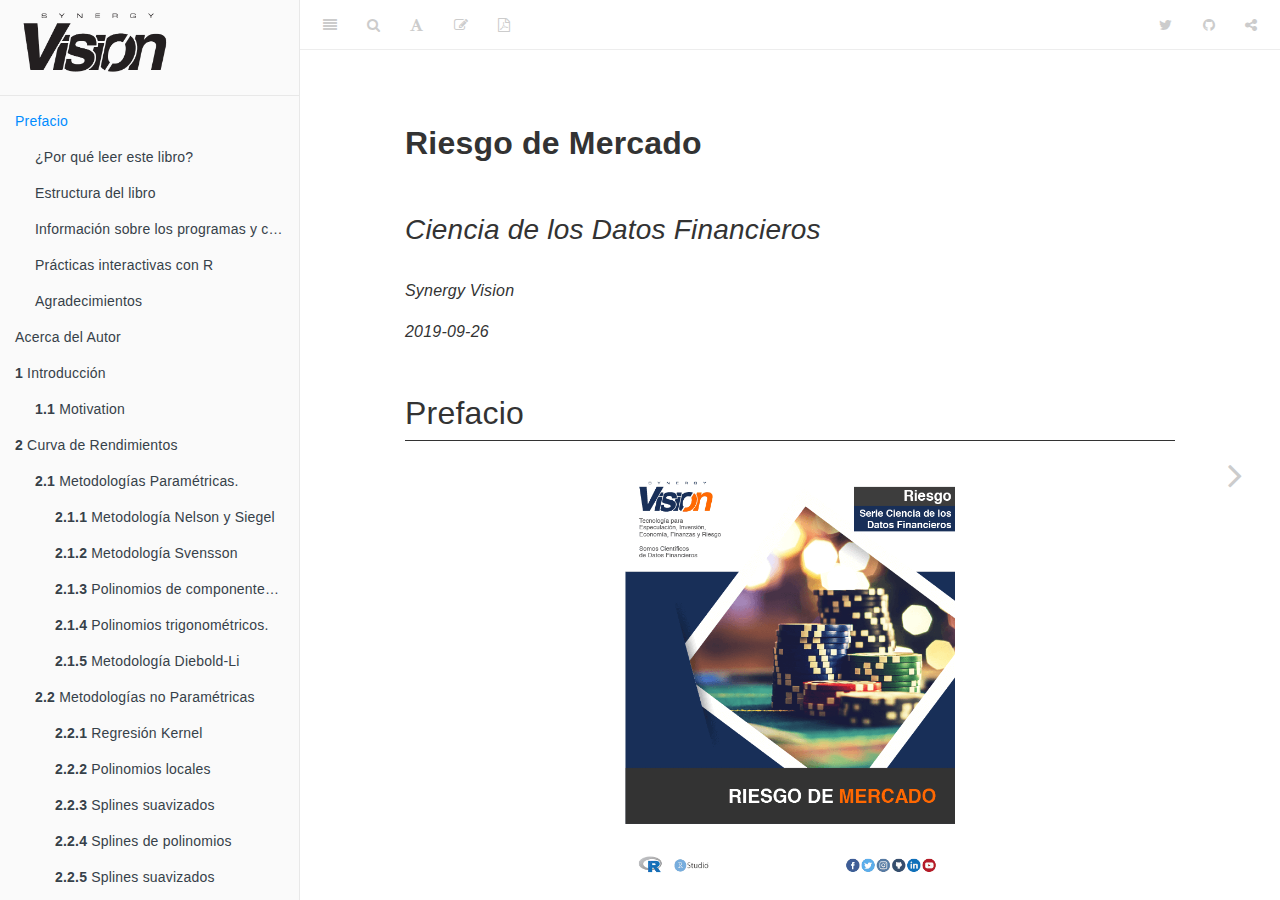
<file: docs/index.html>
<!DOCTYPE html>
<html >

<head>

  <meta charset="UTF-8">
  <meta http-equiv="X-UA-Compatible" content="IE=edge">
  <title>Riesgo de Mercado</title>
  <meta name="description" content="Riesgo de Mercado">
  <meta name="generator" content="bookdown  and GitBook 2.6.7">

  <meta property="og:title" content="Riesgo de Mercado" />
  <meta property="og:type" content="book" />
  <meta property="og:url" content="http://synergy.vision/Riesgo-de-Mercado/" />
  <meta property="og:image" content="http://synergy.vision/Riesgo-de-Mercado/images/cover.png" />
  
  <meta name="github-repo" content="synergyvision/Riesgo-de-Mercado/" />

  <meta name="twitter:card" content="summary" />
  <meta name="twitter:title" content="Riesgo de Mercado" />
  
  
  <meta name="twitter:image" content="http://synergy.vision/Riesgo-de-Mercado/images/cover.png" />

<meta name="author" content="Synergy Vision">


<meta name="date" content="2019-09-26">

  <meta name="viewport" content="width=device-width, initial-scale=1">
  <meta name="apple-mobile-web-app-capable" content="yes">
  <meta name="apple-mobile-web-app-status-bar-style" content="black">
  
  

<link rel="next" href="acerca-del-autor.html">
<script src="libs/jquery/jquery.min.js"></script>
<link href="libs/gitbook/css/style.css" rel="stylesheet" />
<link href="libs/gitbook/css/plugin-table.css" rel="stylesheet" />
<link href="libs/gitbook/css/plugin-bookdown.css" rel="stylesheet" />
<link href="libs/gitbook/css/plugin-highlight.css" rel="stylesheet" />
<link href="libs/gitbook/css/plugin-search.css" rel="stylesheet" />
<link href="libs/gitbook/css/plugin-fontsettings.css" rel="stylesheet" />







<script src="https://cdn.datacamp.com/datacamp-light-latest.min.js"></script>


<style type="text/css">
code.sourceCode > span { display: inline-block; line-height: 1.25; }
code.sourceCode > span { color: inherit; text-decoration: inherit; }
code.sourceCode > span:empty { height: 1.2em; }
.sourceCode { overflow: visible; }
code.sourceCode { white-space: pre; position: relative; }
div.sourceCode { margin: 1em 0; }
pre.sourceCode { margin: 0; }
@media screen {
div.sourceCode { overflow: auto; }
}
@media print {
code.sourceCode { white-space: pre-wrap; }
code.sourceCode > span { text-indent: -5em; padding-left: 5em; }
}
pre.numberSource code
  { counter-reset: source-line 0; }
pre.numberSource code > span
  { position: relative; left: -4em; counter-increment: source-line; }
pre.numberSource code > span > a:first-child::before
  { content: counter(source-line);
    position: relative; left: -1em; text-align: right; vertical-align: baseline;
    border: none; display: inline-block;
    -webkit-touch-callout: none; -webkit-user-select: none;
    -khtml-user-select: none; -moz-user-select: none;
    -ms-user-select: none; user-select: none;
    padding: 0 4px; width: 4em;
    color: #aaaaaa;
  }
pre.numberSource { margin-left: 3em; border-left: 1px solid #aaaaaa;  padding-left: 4px; }
div.sourceCode
  {   }
@media screen {
code.sourceCode > span > a:first-child::before { text-decoration: underline; }
}
code span.al { color: #ff0000; font-weight: bold; } /* Alert */
code span.an { color: #60a0b0; font-weight: bold; font-style: italic; } /* Annotation */
code span.at { color: #7d9029; } /* Attribute */
code span.bn { color: #40a070; } /* BaseN */
code span.bu { } /* BuiltIn */
code span.cf { color: #007020; font-weight: bold; } /* ControlFlow */
code span.ch { color: #4070a0; } /* Char */
code span.cn { color: #880000; } /* Constant */
code span.co { color: #60a0b0; font-style: italic; } /* Comment */
code span.cv { color: #60a0b0; font-weight: bold; font-style: italic; } /* CommentVar */
code span.do { color: #ba2121; font-style: italic; } /* Documentation */
code span.dt { color: #902000; } /* DataType */
code span.dv { color: #40a070; } /* DecVal */
code span.er { color: #ff0000; font-weight: bold; } /* Error */
code span.ex { } /* Extension */
code span.fl { color: #40a070; } /* Float */
code span.fu { color: #06287e; } /* Function */
code span.im { } /* Import */
code span.in { color: #60a0b0; font-weight: bold; font-style: italic; } /* Information */
code span.kw { color: #007020; font-weight: bold; } /* Keyword */
code span.op { color: #666666; } /* Operator */
code span.ot { color: #007020; } /* Other */
code span.pp { color: #bc7a00; } /* Preprocessor */
code span.sc { color: #4070a0; } /* SpecialChar */
code span.ss { color: #bb6688; } /* SpecialString */
code span.st { color: #4070a0; } /* String */
code span.va { color: #19177c; } /* Variable */
code span.vs { color: #4070a0; } /* VerbatimString */
code span.wa { color: #60a0b0; font-weight: bold; font-style: italic; } /* Warning */
</style>

<link rel="stylesheet" href="css/style.css" type="text/css" />
</head>

<body>



  <div class="book without-animation with-summary font-size-2 font-family-1" data-basepath=".">

    <div class="book-summary">
      <nav role="navigation">

<ul class="summary">
<li><a href="./"><img src="images/logovision-black.png" width="160"></img></a></li>

<li class="divider"></li>
<li class="chapter" data-level="" data-path="index.html"><a href="index.html"><i class="fa fa-check"></i>Prefacio</a><ul>
<li class="chapter" data-level="" data-path="index.html"><a href="index.html#por-que-leer-este-libro"><i class="fa fa-check"></i>¿Por qué leer este libro?</a></li>
<li class="chapter" data-level="" data-path="index.html"><a href="index.html#estructura-del-libro"><i class="fa fa-check"></i>Estructura del libro</a></li>
<li class="chapter" data-level="" data-path="index.html"><a href="index.html#informacion-sobre-los-programas-y-convenciones"><i class="fa fa-check"></i>Información sobre los programas y convenciones</a></li>
<li class="chapter" data-level="" data-path="index.html"><a href="index.html#practicas-interactivas-con-r"><i class="fa fa-check"></i>Prácticas interactivas con R</a></li>
<li class="chapter" data-level="" data-path="index.html"><a href="index.html#agradecimientos"><i class="fa fa-check"></i>Agradecimientos</a></li>
</ul></li>
<li class="chapter" data-level="" data-path="acerca-del-autor.html"><a href="acerca-del-autor.html"><i class="fa fa-check"></i>Acerca del Autor</a></li>
<li class="chapter" data-level="1" data-path="introduccion.html"><a href="introduccion.html"><i class="fa fa-check"></i><b>1</b> Introducción</a><ul>
<li class="chapter" data-level="1.1" data-path="introduccion.html"><a href="introduccion.html#motivation"><i class="fa fa-check"></i><b>1.1</b> Motivation</a></li>
</ul></li>
<li class="chapter" data-level="2" data-path="curva-de-rendimientos.html"><a href="curva-de-rendimientos.html"><i class="fa fa-check"></i><b>2</b> Curva de Rendimientos</a><ul>
<li class="chapter" data-level="2.1" data-path="curva-de-rendimientos.html"><a href="curva-de-rendimientos.html#metodologias-parametricas."><i class="fa fa-check"></i><b>2.1</b> Metodologías Paramétricas.</a><ul>
<li class="chapter" data-level="2.1.1" data-path="curva-de-rendimientos.html"><a href="curva-de-rendimientos.html#metodologia-nelson-y-siegel"><i class="fa fa-check"></i><b>2.1.1</b> Metodología Nelson y Siegel</a></li>
<li class="chapter" data-level="2.1.2" data-path="curva-de-rendimientos.html"><a href="curva-de-rendimientos.html#metodologia-svensson"><i class="fa fa-check"></i><b>2.1.2</b> Metodología Svensson</a></li>
<li class="chapter" data-level="2.1.3" data-path="curva-de-rendimientos.html"><a href="curva-de-rendimientos.html#polinomios-de-componentes-principales."><i class="fa fa-check"></i><b>2.1.3</b> Polinomios de componentes principales.</a></li>
<li class="chapter" data-level="2.1.4" data-path="curva-de-rendimientos.html"><a href="curva-de-rendimientos.html#polinomios-trigonometricos."><i class="fa fa-check"></i><b>2.1.4</b> Polinomios trigonométricos.</a></li>
<li class="chapter" data-level="2.1.5" data-path="curva-de-rendimientos.html"><a href="curva-de-rendimientos.html#metodologia-diebold-li"><i class="fa fa-check"></i><b>2.1.5</b> Metodología Diebold-Li</a></li>
</ul></li>
<li class="chapter" data-level="2.2" data-path="curva-de-rendimientos.html"><a href="curva-de-rendimientos.html#metodologias-no-parametricas"><i class="fa fa-check"></i><b>2.2</b> Metodologías no Paramétricas</a><ul>
<li class="chapter" data-level="2.2.1" data-path="curva-de-rendimientos.html"><a href="curva-de-rendimientos.html#regresion-kernel"><i class="fa fa-check"></i><b>2.2.1</b> Regresión Kernel</a></li>
<li class="chapter" data-level="2.2.2" data-path="curva-de-rendimientos.html"><a href="curva-de-rendimientos.html#polinomios-locales"><i class="fa fa-check"></i><b>2.2.2</b> Polinomios locales</a></li>
<li class="chapter" data-level="2.2.3" data-path="curva-de-rendimientos.html"><a href="curva-de-rendimientos.html#splines-suavizados"><i class="fa fa-check"></i><b>2.2.3</b> Splines suavizados</a></li>
<li class="chapter" data-level="2.2.4" data-path="curva-de-rendimientos.html"><a href="curva-de-rendimientos.html#splines-de-polinomios"><i class="fa fa-check"></i><b>2.2.4</b> Splines de polinomios</a></li>
<li class="chapter" data-level="2.2.5" data-path="curva-de-rendimientos.html"><a href="curva-de-rendimientos.html#splines-suavizados-1"><i class="fa fa-check"></i><b>2.2.5</b> Splines suavizados</a></li>
<li class="chapter" data-level="2.2.6" data-path="curva-de-rendimientos.html"><a href="curva-de-rendimientos.html#supersuavizador-de-friedmann"><i class="fa fa-check"></i><b>2.2.6</b> Supersuavizador de Friedmann</a></li>
<li class="chapter" data-level="2.2.7" data-path="curva-de-rendimientos.html"><a href="curva-de-rendimientos.html#redes-neuronales-artificiales"><i class="fa fa-check"></i><b>2.2.7</b> Redes neuronales artificiales</a></li>
<li class="chapter" data-level="2.2.8" data-path="curva-de-rendimientos.html"><a href="curva-de-rendimientos.html#metodologia-splines-cubicos-de-suavizado"><i class="fa fa-check"></i><b>2.2.8</b> Metodología Splines Cúbicos de Suavizado</a></li>
<li class="chapter" data-level="2.2.9" data-path="curva-de-rendimientos.html"><a href="curva-de-rendimientos.html#regresion-no-parametrica"><i class="fa fa-check"></i><b>2.2.9</b> Regresión no paramétrica</a></li>
<li class="chapter" data-level="2.2.10" data-path="curva-de-rendimientos.html"><a href="curva-de-rendimientos.html#regresion-no-parametrica-mediante-splines-de-suavizado"><i class="fa fa-check"></i><b>2.2.10</b> Regresión no paramétrica mediante splines de suavizado</a></li>
<li class="chapter" data-level="2.2.11" data-path="curva-de-rendimientos.html"><a href="curva-de-rendimientos.html#proceso-de-optimizacion-de-nelson-y-siegel-y-svensson"><i class="fa fa-check"></i><b>2.2.11</b> Proceso de Optimización de Nelson y Siegel y Svensson</a></li>
<li class="chapter" data-level="2.2.12" data-path="curva-de-rendimientos.html"><a href="curva-de-rendimientos.html#elaboracion-base-de-datos-para-la-metodologia-splines-y-diebold-li"><i class="fa fa-check"></i><b>2.2.12</b> Elaboracion Base de datos para la metodología Splines y Diebold-Li</a></li>
</ul></li>
</ul></li>
<li class="chapter" data-level="3" data-path="valor-en-riesgo.html"><a href="valor-en-riesgo.html"><i class="fa fa-check"></i><b>3</b> Valor en Riesgo</a><ul>
<li class="chapter" data-level="3.0.1" data-path="valor-en-riesgo.html"><a href="valor-en-riesgo.html#importancia-del-var"><i class="fa fa-check"></i><b>3.0.1</b> Importancia del VaR</a></li>
<li class="chapter" data-level="3.1" data-path="valor-en-riesgo.html"><a href="valor-en-riesgo.html#metodologias-para-calcular-el-var"><i class="fa fa-check"></i><b>3.1</b> Metodologías para calcular el VaR</a></li>
<li class="chapter" data-level="3.2" data-path="valor-en-riesgo.html"><a href="valor-en-riesgo.html#var-simulacion-historica"><i class="fa fa-check"></i><b>3.2</b> VaR Simulación Histórica</a></li>
<li class="chapter" data-level="3.3" data-path="valor-en-riesgo.html"><a href="valor-en-riesgo.html#var-simulacion-montecarlo"><i class="fa fa-check"></i><b>3.3</b> VaR Simulación MonteCarlo</a><ul>
<li class="chapter" data-level="3.3.1" data-path="valor-en-riesgo.html"><a href="valor-en-riesgo.html#origenes"><i class="fa fa-check"></i><b>3.3.1</b> Origenes</a></li>
<li class="chapter" data-level="3.3.2" data-path="valor-en-riesgo.html"><a href="valor-en-riesgo.html#definicion"><i class="fa fa-check"></i><b>3.3.2</b> Definición</a></li>
</ul></li>
<li class="chapter" data-level="3.4" data-path="valor-en-riesgo.html"><a href="valor-en-riesgo.html#limitaciones-del-var"><i class="fa fa-check"></i><b>3.4</b> Limitaciones del VaR</a></li>
</ul></li>
<li class="chapter" data-level="4" data-path="backtesting.html"><a href="backtesting.html"><i class="fa fa-check"></i><b>4</b> Backtesting</a><ul>
<li class="chapter" data-level="4.1" data-path="backtesting.html"><a href="backtesting.html#definicion-1"><i class="fa fa-check"></i><b>4.1</b> Definición</a></li>
<li class="chapter" data-level="4.2" data-path="backtesting.html"><a href="backtesting.html#prueba-de-kupiec"><i class="fa fa-check"></i><b>4.2</b> Prueba de Kupiec</a></li>
<li class="chapter" data-level="4.3" data-path="backtesting.html"><a href="backtesting.html#test-de-prueba-mixta-de-kupiec-haas"><i class="fa fa-check"></i><b>4.3</b> Test de Prueba Mixta de Kupiec (Haas)</a></li>
<li class="chapter" data-level="4.4" data-path="backtesting.html"><a href="backtesting.html#marco-de-referencia-comite-de-basilea-1996."><i class="fa fa-check"></i><b>4.4</b> Marco de referencia Comité de Basilea (1996).</a></li>
</ul></li>
<li class="chapter" data-level="5" data-path="pruebas-de-estres.html"><a href="pruebas-de-estres.html"><i class="fa fa-check"></i><b>5</b> Pruebas de Estrés</a><ul>
<li class="chapter" data-level="5.1" data-path="pruebas-de-estres.html"><a href="pruebas-de-estres.html#definicion-2"><i class="fa fa-check"></i><b>5.1</b> Definición</a></li>
<li class="chapter" data-level="5.2" data-path="pruebas-de-estres.html"><a href="pruebas-de-estres.html#utilidad"><i class="fa fa-check"></i><b>5.2</b> Utilidad</a></li>
</ul></li>
<li class="chapter" data-level="6" data-path="manual-de-usuario.html"><a href="manual-de-usuario.html"><i class="fa fa-check"></i><b>6</b> Manual de Usuario</a><ul>
<li class="chapter" data-level="6.1" data-path="manual-de-usuario.html"><a href="manual-de-usuario.html#curva-de-rendimientos-1"><i class="fa fa-check"></i><b>6.1</b> Curva de Rendimientos</a><ul>
<li class="chapter" data-level="6.1.1" data-path="manual-de-usuario.html"><a href="manual-de-usuario.html#curva-de-rendimientos-individual"><i class="fa fa-check"></i><b>6.1.1</b> Curva de rendimientos individual</a></li>
<li class="chapter" data-level="6.1.2" data-path="manual-de-usuario.html"><a href="manual-de-usuario.html#datos"><i class="fa fa-check"></i><b>6.1.2</b> Datos</a></li>
<li class="chapter" data-level="6.1.3" data-path="manual-de-usuario.html"><a href="manual-de-usuario.html#metodologia-nelson-y-siegel-1"><i class="fa fa-check"></i><b>6.1.3</b> Metodología Nelson y Siegel</a></li>
<li class="chapter" data-level="6.1.4" data-path="manual-de-usuario.html"><a href="manual-de-usuario.html#metodologia-svensson-1"><i class="fa fa-check"></i><b>6.1.4</b> Metodología Svensson</a></li>
<li class="chapter" data-level="6.1.5" data-path="manual-de-usuario.html"><a href="manual-de-usuario.html#metodologia-diebold-li-1"><i class="fa fa-check"></i><b>6.1.5</b> Metodología Diebold-Li</a></li>
<li class="chapter" data-level="6.1.6" data-path="manual-de-usuario.html"><a href="manual-de-usuario.html#metodologia-splines"><i class="fa fa-check"></i><b>6.1.6</b> Metodología Splines</a></li>
<li class="chapter" data-level="6.1.7" data-path="manual-de-usuario.html"><a href="manual-de-usuario.html#curva-de-rendimientos-comparativo"><i class="fa fa-check"></i><b>6.1.7</b> Curva de rendimientos comparativo</a></li>
<li class="chapter" data-level="6.1.8" data-path="manual-de-usuario.html"><a href="manual-de-usuario.html#metodologias"><i class="fa fa-check"></i><b>6.1.8</b> Metodologías</a></li>
<li class="chapter" data-level="6.1.9" data-path="manual-de-usuario.html"><a href="manual-de-usuario.html#precios-estimados"><i class="fa fa-check"></i><b>6.1.9</b> Precios Estimados</a></li>
<li class="chapter" data-level="6.1.10" data-path="manual-de-usuario.html"><a href="manual-de-usuario.html#curvas"><i class="fa fa-check"></i><b>6.1.10</b> Curvas</a></li>
</ul></li>
<li class="chapter" data-level="6.2" data-path="manual-de-usuario.html"><a href="manual-de-usuario.html#valor-en-riesgo-1"><i class="fa fa-check"></i><b>6.2</b> Valor en Riesgo</a><ul>
<li class="chapter" data-level="6.2.1" data-path="manual-de-usuario.html"><a href="manual-de-usuario.html#datos-1"><i class="fa fa-check"></i><b>6.2.1</b> Datos</a></li>
<li class="chapter" data-level="6.2.2" data-path="manual-de-usuario.html"><a href="manual-de-usuario.html#distribucion"><i class="fa fa-check"></i><b>6.2.2</b> Distribución</a></li>
<li class="chapter" data-level="6.2.3" data-path="manual-de-usuario.html"><a href="manual-de-usuario.html#var"><i class="fa fa-check"></i><b>6.2.3</b> VaR</a></li>
<li class="chapter" data-level="6.2.4" data-path="manual-de-usuario.html"><a href="manual-de-usuario.html#graficos"><i class="fa fa-check"></i><b>6.2.4</b> Gráficos</a></li>
<li class="chapter" data-level="6.2.5" data-path="manual-de-usuario.html"><a href="manual-de-usuario.html#historicos"><i class="fa fa-check"></i><b>6.2.5</b> Históricos</a></li>
</ul></li>
<li class="chapter" data-level="6.3" data-path="manual-de-usuario.html"><a href="manual-de-usuario.html#backtesting-1"><i class="fa fa-check"></i><b>6.3</b> Backtesting</a><ul>
<li class="chapter" data-level="6.3.1" data-path="manual-de-usuario.html"><a href="manual-de-usuario.html#datos-2"><i class="fa fa-check"></i><b>6.3.1</b> Datos</a></li>
<li class="chapter" data-level="6.3.2" data-path="manual-de-usuario.html"><a href="manual-de-usuario.html#resultados"><i class="fa fa-check"></i><b>6.3.2</b> Resultados</a></li>
</ul></li>
<li class="chapter" data-level="6.4" data-path="manual-de-usuario.html"><a href="manual-de-usuario.html#valoracion"><i class="fa fa-check"></i><b>6.4</b> Valoración</a><ul>
<li class="chapter" data-level="6.4.1" data-path="manual-de-usuario.html"><a href="manual-de-usuario.html#datos-3"><i class="fa fa-check"></i><b>6.4.1</b> Datos</a></li>
<li class="chapter" data-level="6.4.2" data-path="manual-de-usuario.html"><a href="manual-de-usuario.html#resultados-1"><i class="fa fa-check"></i><b>6.4.2</b> Resultados</a></li>
<li class="chapter" data-level="6.4.3" data-path="manual-de-usuario.html"><a href="manual-de-usuario.html#resultados-prueba-de-estres"><i class="fa fa-check"></i><b>6.4.3</b> Resultados prueba de estrés</a></li>
</ul></li>
</ul></li>
<li class="appendix"><span><b>Apéndice</b></span></li>
<li class="chapter" data-level="A" data-path="software-tools.html"><a href="software-tools.html"><i class="fa fa-check"></i><b>A</b> Software Tools</a><ul>
<li class="chapter" data-level="A.1" data-path="software-tools.html"><a href="software-tools.html#r-and-r-packages"><i class="fa fa-check"></i><b>A.1</b> R and R packages</a></li>
<li class="chapter" data-level="A.2" data-path="software-tools.html"><a href="software-tools.html#pandoc"><i class="fa fa-check"></i><b>A.2</b> Pandoc</a></li>
<li class="chapter" data-level="A.3" data-path="software-tools.html"><a href="software-tools.html#latex"><i class="fa fa-check"></i><b>A.3</b> LaTeX</a></li>
</ul></li>
<li class="chapter" data-level="" data-path="referencias.html"><a href="referencias.html"><i class="fa fa-check"></i>Referencias</a></li>
<li class="divider"></li>
<li><a href="https://bookdown.org" target="blank">Publicado con bookdown</a></li>

</ul>

      </nav>
    </div>

    <div class="book-body">
      <div class="body-inner">
        <div class="book-header" role="navigation">
          <h1>
            <i class="fa fa-circle-o-notch fa-spin"></i><a href="./">Riesgo de Mercado</a>
          </h1>
        </div>

        <div class="page-wrapper" tabindex="-1" role="main">
          <div class="page-inner">

            <section class="normal" id="section-">
<div id="header">
<h1 class="title">Riesgo de Mercado</h1>
<h2 class="subtitle"><em>Ciencia de los Datos Financieros</em></h2>
<p class="author"><em>Synergy Vision</em></p>
<p class="date"><em>2019-09-26</em></p>
</div>
<div id="prefacio" class="section level1 unnumbered">
<h1>Prefacio</h1>
<p><a href="https://synergy.vision/LibrosInteractivos/" target="_blank"><img src="images/cover.png" width="330px" style="display: block; margin: auto;" /></a></p>
<p><img src="images/by-nc-sa.png" alt="Creative Commons License" /><br />
La versión en línea de este libro se comparte bajo la licencia <a href="http://creativecommons.org/licenses/by-nc-sa/4.0/">Creative Commons Attribution-NonCommercial-ShareAlike 4.0 International License</a>.</p>
<div id="por-que-leer-este-libro" class="section level2 unnumbered">
<h2>¿Por qué leer este libro?</h2>
<p>Este libro es el resultado de enfocarnos en proveer la mayor cantidad de material sobre Probabilidad y Estadística Matemática con un desarrollo teórico lo más explícito posible, con el valor agregado de incorporar ejemplos de las finanzas y la programación en <code>R</code>. Finalmente tenemos un libro interactivo que ofrece una experiencia de aprendizaje distinta e innovadora.</p>
<p>El un mundo abierto, ya no es tanto el acceso a la información, sino el acceso al conocimiento. Este libro es la base teórica para nuestro Diplomado en Probabilidades y Estadística Matemática aplicado a las Finanzas. Aunque es un material de corte general, hay ejemplos específicos traido de las finanzas. En el Diplomado nos enfocamos en el participante, el propósito es que el instructor ocupa a lo sumo el 20% del tiempo y el resto del tiempo los participantes se dedican a practicar y resolver ejercicios, tanto teóricos como de programación y modelaje en <code>R</code> al nivel de un curso de Postgrado. Ésta es la base de un programa en Ciencia de los Datos Financieros.</p>
<p>Es mucha la literatura, pero son pocas las opciones donde se pueda navegar el libro de forma amigable y además contar con ejemplos en <code>R</code> y ejercicios interactivos, además del contenido multimedia. Esperamos que ésta sea un contribución sobre nuevas prácticas para publicar el contenido y darle vida, crear una experiencia distinta, una experiencia interactiva y visual. El reto es darle vida al contenido asistidos con las herramientas de Internet.</p>
<p>Finalmente este es un intento de ofrecer otra visión sobre la enseñanza y la generación de material más accesible. Estamos en un mundo multidisciplinado, es por ello que ahora hay que generar contenido que conjugue en un mismo lugar las matemáticas, estadística, finanzas y la computación.</p>
<p>Lo dejamos público ya que las herramientas que usamos para ensamblarlo son abiertas y públicas.</p>
</div>
<div id="estructura-del-libro" class="section level2 unnumbered">
<h2>Estructura del libro</h2>
<p>TODO: Describir la estructura</p>
</div>
<div id="informacion-sobre-los-programas-y-convenciones" class="section level2 unnumbered">
<h2>Información sobre los programas y convenciones</h2>
<p>Este libro es posible gracias a una gran cantidad de desarrolladores que contribuyen en la construcción de herramientas para generar documentos enriquecidos e interactivos. En particular al autor de los paquetes Yihui Xie xie2015.</p>
</div>
<div id="practicas-interactivas-con-r" class="section level2 unnumbered">
<h2>Prácticas interactivas con R</h2>
<p>Vamos a utilizar el paquete <a href="https://github.com/datacamp/tutorial">Datacamp Tutorial</a> que utiliza la librería en JavaScript <a href="https://github.com/datacamp/datacamp-light">Datacamp Light</a> para crear ejercicios y prácticas con <code>R</code>. De esta forma el libro es completamente interactivo y con prácticas incluidas. De esta forma estamos creando una experiencia única de aprendizaje en línea.</p>
<div data-datacamp-exercise="" data-height="300" data-encoded="true">
[base64]
</div>
</div>
<div id="agradecimientos" class="section level2 unnumbered">
<h2>Agradecimientos</h2>
<p>A todo el equipo de Synergy Vision que no deja de soñar. Hay que hacer lo que pocos hacen, insistir, insistir hasta alcanzar. Lo más importante es concretar las ideas. La idea es sólo el inicio y solo vale cuando se concreta.</p>

<p class="flushright">
Synergy Vision, Caracas, Venezuela
</p>


</div>
</div>
<script>
(function(i,s,o,g,r,a,m){i['GoogleAnalyticsObject']=r;i[r]=i[r]||function(){
(i[r].q=i[r].q||[]).push(arguments)},i[r].l=1*new Date();a=s.createElement(o),m=s.getElementsByTagName(o)[0];a.async=1;a.src=g;m.parentNode.insertBefore(a,m)})(window,document,'script','https://www.google-analytics.com/analytics.js','ga');
ga('create', 'UA-78759535-1', 'auto');
ga('send', 'pageview');  
</script>
            </section>

          </div>
        </div>
      </div>

<a href="acerca-del-autor.html" class="navigation navigation-next navigation-unique" aria-label="Next page"><i class="fa fa-angle-right"></i></a>
    </div>
  </div>
<script src="libs/gitbook/js/app.min.js"></script>
<script src="libs/gitbook/js/lunr.js"></script>
<script src="libs/gitbook/js/plugin-search.js"></script>
<script src="libs/gitbook/js/plugin-sharing.js"></script>
<script src="libs/gitbook/js/plugin-fontsettings.js"></script>
<script src="libs/gitbook/js/plugin-bookdown.js"></script>
<script src="libs/gitbook/js/jquery.highlight.js"></script>
<script>
gitbook.require(["gitbook"], function(gitbook) {
gitbook.start({
"sharing": {
"github": true,
"facebook": false,
"twitter": true,
"google": false,
"linkedin": false,
"weibo": false,
"instapaper": false,
"vk": false,
"all": ["facebook", "google", "twitter", "linkedin", "weibo", "instapaper"]
},
"fontsettings": {
"theme": "white",
"family": "sans",
"size": 2
},
"edit": {
"link": "https://github.com/synergyvision/Teoria-de-Portafolio/edit/master/bookdown/index.Rmd",
"text": "Edit"
},
"history": {
"link": null,
"text": null
},
"download": ["Riesgo-de-Mercado.pdf"],
"toc": {
"collapse": "none"
}
});
});
</script>

<!-- dynamically load mathjax for compatibility with self-contained -->
<script>
  (function () {
    var script = document.createElement("script");
    script.type = "text/javascript";
    var src = "true";
    if (src === "" || src === "true") src = "https://mathjax.rstudio.com/latest/MathJax.js?config=TeX-MML-AM_CHTML";
    if (location.protocol !== "file:" && /^https?:/.test(src))
      src = src.replace(/^https?:/, '');
    script.src = src;
    document.getElementsByTagName("head")[0].appendChild(script);
  })();
</script>
</body>

</html>
</file>
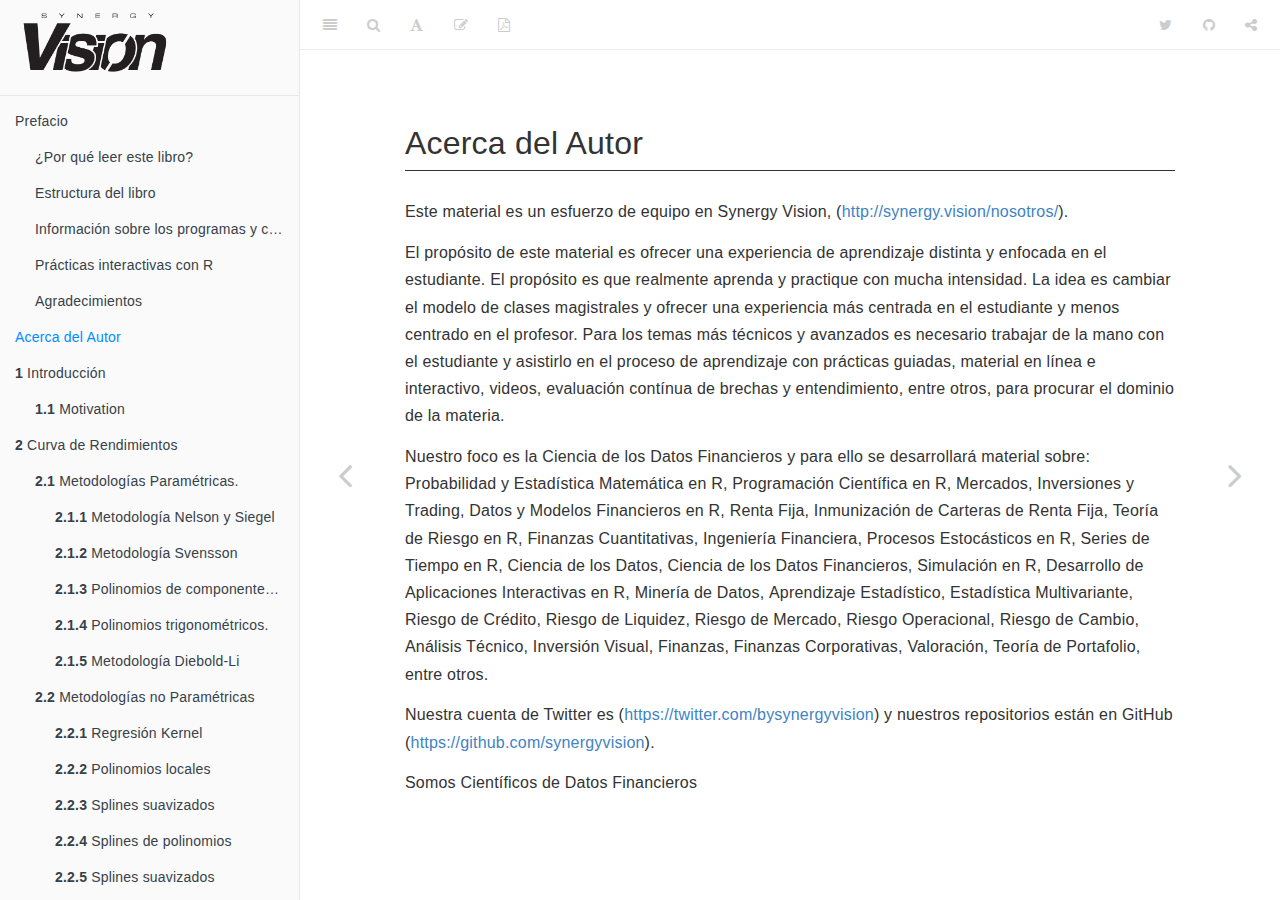
<file: docs/acerca-del-autor.html>
<!DOCTYPE html>
<html >

<head>

  <meta charset="UTF-8">
  <meta http-equiv="X-UA-Compatible" content="IE=edge">
  <title>Acerca del Autor | Riesgo de Mercado</title>
  <meta name="description" content="Acerca del Autor | Riesgo de Mercado>
  <meta name="generator" content="bookdown  and GitBook 2.6.7">

  <meta property="og:title" content="Acerca del Autor | Riesgo de Mercado />
  <meta property="og:type" content="book" />
  <meta property="og:url" content="http://synergy.vision/Riesgo-de-Mercado/" />
  <meta property="og:image" content="http://synergy.vision/Riesgo-de-Mercado/images/cover.png" />
  
  <meta name="github-repo" content="synergyvision/Riesgo-de-Mercado/" />

  <meta name="twitter:card" content="summary" />
  <meta name="twitter:title" content="Acerca del Autor | Riesgo de Mercado />
  
  
  <meta name="twitter:image" content="http://synergy.vision/Riesgo-de-Mercado/images/cover.png" />

<meta name="author" content="Synergy Vision">


<meta name="date" content="2019-09-26">

  <meta name="viewport" content="width=device-width, initial-scale=1">
  <meta name="apple-mobile-web-app-capable" content="yes">
  <meta name="apple-mobile-web-app-status-bar-style" content="black">
  
  
<link rel="prev" href="index.html">
<link rel="next" href="introduccion.html">
<script src="libs/jquery/jquery.min.js"></script>
<link href="libs/gitbook/css/style.css" rel="stylesheet" />
<link href="libs/gitbook/css/plugin-table.css" rel="stylesheet" />
<link href="libs/gitbook/css/plugin-bookdown.css" rel="stylesheet" />
<link href="libs/gitbook/css/plugin-highlight.css" rel="stylesheet" />
<link href="libs/gitbook/css/plugin-search.css" rel="stylesheet" />
<link href="libs/gitbook/css/plugin-fontsettings.css" rel="stylesheet" />







<script src="https://cdn.datacamp.com/datacamp-light-latest.min.js"></script>


<style type="text/css">
code.sourceCode > span { display: inline-block; line-height: 1.25; }
code.sourceCode > span { color: inherit; text-decoration: inherit; }
code.sourceCode > span:empty { height: 1.2em; }
.sourceCode { overflow: visible; }
code.sourceCode { white-space: pre; position: relative; }
div.sourceCode { margin: 1em 0; }
pre.sourceCode { margin: 0; }
@media screen {
div.sourceCode { overflow: auto; }
}
@media print {
code.sourceCode { white-space: pre-wrap; }
code.sourceCode > span { text-indent: -5em; padding-left: 5em; }
}
pre.numberSource code
  { counter-reset: source-line 0; }
pre.numberSource code > span
  { position: relative; left: -4em; counter-increment: source-line; }
pre.numberSource code > span > a:first-child::before
  { content: counter(source-line);
    position: relative; left: -1em; text-align: right; vertical-align: baseline;
    border: none; display: inline-block;
    -webkit-touch-callout: none; -webkit-user-select: none;
    -khtml-user-select: none; -moz-user-select: none;
    -ms-user-select: none; user-select: none;
    padding: 0 4px; width: 4em;
    color: #aaaaaa;
  }
pre.numberSource { margin-left: 3em; border-left: 1px solid #aaaaaa;  padding-left: 4px; }
div.sourceCode
  {   }
@media screen {
code.sourceCode > span > a:first-child::before { text-decoration: underline; }
}
code span.al { color: #ff0000; font-weight: bold; } /* Alert */
code span.an { color: #60a0b0; font-weight: bold; font-style: italic; } /* Annotation */
code span.at { color: #7d9029; } /* Attribute */
code span.bn { color: #40a070; } /* BaseN */
code span.bu { } /* BuiltIn */
code span.cf { color: #007020; font-weight: bold; } /* ControlFlow */
code span.ch { color: #4070a0; } /* Char */
code span.cn { color: #880000; } /* Constant */
code span.co { color: #60a0b0; font-style: italic; } /* Comment */
code span.cv { color: #60a0b0; font-weight: bold; font-style: italic; } /* CommentVar */
code span.do { color: #ba2121; font-style: italic; } /* Documentation */
code span.dt { color: #902000; } /* DataType */
code span.dv { color: #40a070; } /* DecVal */
code span.er { color: #ff0000; font-weight: bold; } /* Error */
code span.ex { } /* Extension */
code span.fl { color: #40a070; } /* Float */
code span.fu { color: #06287e; } /* Function */
code span.im { } /* Import */
code span.in { color: #60a0b0; font-weight: bold; font-style: italic; } /* Information */
code span.kw { color: #007020; font-weight: bold; } /* Keyword */
code span.op { color: #666666; } /* Operator */
code span.ot { color: #007020; } /* Other */
code span.pp { color: #bc7a00; } /* Preprocessor */
code span.sc { color: #4070a0; } /* SpecialChar */
code span.ss { color: #bb6688; } /* SpecialString */
code span.st { color: #4070a0; } /* String */
code span.va { color: #19177c; } /* Variable */
code span.vs { color: #4070a0; } /* VerbatimString */
code span.wa { color: #60a0b0; font-weight: bold; font-style: italic; } /* Warning */
</style>

<link rel="stylesheet" href="css/style.css" type="text/css" />
</head>

<body>



  <div class="book without-animation with-summary font-size-2 font-family-1" data-basepath=".">

    <div class="book-summary">
      <nav role="navigation">

<ul class="summary">
<li><a href="./"><img src="images/logovision-black.png" width="160"></img></a></li>

<li class="divider"></li>
<li class="chapter" data-level="" data-path="index.html"><a href="index.html"><i class="fa fa-check"></i>Prefacio</a><ul>
<li class="chapter" data-level="" data-path="index.html"><a href="index.html#por-que-leer-este-libro"><i class="fa fa-check"></i>¿Por qué leer este libro?</a></li>
<li class="chapter" data-level="" data-path="index.html"><a href="index.html#estructura-del-libro"><i class="fa fa-check"></i>Estructura del libro</a></li>
<li class="chapter" data-level="" data-path="index.html"><a href="index.html#informacion-sobre-los-programas-y-convenciones"><i class="fa fa-check"></i>Información sobre los programas y convenciones</a></li>
<li class="chapter" data-level="" data-path="index.html"><a href="index.html#practicas-interactivas-con-r"><i class="fa fa-check"></i>Prácticas interactivas con R</a></li>
<li class="chapter" data-level="" data-path="index.html"><a href="index.html#agradecimientos"><i class="fa fa-check"></i>Agradecimientos</a></li>
</ul></li>
<li class="chapter" data-level="" data-path="acerca-del-autor.html"><a href="acerca-del-autor.html"><i class="fa fa-check"></i>Acerca del Autor</a></li>
<li class="chapter" data-level="1" data-path="introduccion.html"><a href="introduccion.html"><i class="fa fa-check"></i><b>1</b> Introducción</a><ul>
<li class="chapter" data-level="1.1" data-path="introduccion.html"><a href="introduccion.html#motivation"><i class="fa fa-check"></i><b>1.1</b> Motivation</a></li>
</ul></li>
<li class="chapter" data-level="2" data-path="curva-de-rendimientos.html"><a href="curva-de-rendimientos.html"><i class="fa fa-check"></i><b>2</b> Curva de Rendimientos</a><ul>
<li class="chapter" data-level="2.1" data-path="curva-de-rendimientos.html"><a href="curva-de-rendimientos.html#metodologias-parametricas."><i class="fa fa-check"></i><b>2.1</b> Metodologías Paramétricas.</a><ul>
<li class="chapter" data-level="2.1.1" data-path="curva-de-rendimientos.html"><a href="curva-de-rendimientos.html#metodologia-nelson-y-siegel"><i class="fa fa-check"></i><b>2.1.1</b> Metodología Nelson y Siegel</a></li>
<li class="chapter" data-level="2.1.2" data-path="curva-de-rendimientos.html"><a href="curva-de-rendimientos.html#metodologia-svensson"><i class="fa fa-check"></i><b>2.1.2</b> Metodología Svensson</a></li>
<li class="chapter" data-level="2.1.3" data-path="curva-de-rendimientos.html"><a href="curva-de-rendimientos.html#polinomios-de-componentes-principales."><i class="fa fa-check"></i><b>2.1.3</b> Polinomios de componentes principales.</a></li>
<li class="chapter" data-level="2.1.4" data-path="curva-de-rendimientos.html"><a href="curva-de-rendimientos.html#polinomios-trigonometricos."><i class="fa fa-check"></i><b>2.1.4</b> Polinomios trigonométricos.</a></li>
<li class="chapter" data-level="2.1.5" data-path="curva-de-rendimientos.html"><a href="curva-de-rendimientos.html#metodologia-diebold-li"><i class="fa fa-check"></i><b>2.1.5</b> Metodología Diebold-Li</a></li>
</ul></li>
<li class="chapter" data-level="2.2" data-path="curva-de-rendimientos.html"><a href="curva-de-rendimientos.html#metodologias-no-parametricas"><i class="fa fa-check"></i><b>2.2</b> Metodologías no Paramétricas</a><ul>
<li class="chapter" data-level="2.2.1" data-path="curva-de-rendimientos.html"><a href="curva-de-rendimientos.html#regresion-kernel"><i class="fa fa-check"></i><b>2.2.1</b> Regresión Kernel</a></li>
<li class="chapter" data-level="2.2.2" data-path="curva-de-rendimientos.html"><a href="curva-de-rendimientos.html#polinomios-locales"><i class="fa fa-check"></i><b>2.2.2</b> Polinomios locales</a></li>
<li class="chapter" data-level="2.2.3" data-path="curva-de-rendimientos.html"><a href="curva-de-rendimientos.html#splines-suavizados"><i class="fa fa-check"></i><b>2.2.3</b> Splines suavizados</a></li>
<li class="chapter" data-level="2.2.4" data-path="curva-de-rendimientos.html"><a href="curva-de-rendimientos.html#splines-de-polinomios"><i class="fa fa-check"></i><b>2.2.4</b> Splines de polinomios</a></li>
<li class="chapter" data-level="2.2.5" data-path="curva-de-rendimientos.html"><a href="curva-de-rendimientos.html#splines-suavizados-1"><i class="fa fa-check"></i><b>2.2.5</b> Splines suavizados</a></li>
<li class="chapter" data-level="2.2.6" data-path="curva-de-rendimientos.html"><a href="curva-de-rendimientos.html#supersuavizador-de-friedmann"><i class="fa fa-check"></i><b>2.2.6</b> Supersuavizador de Friedmann</a></li>
<li class="chapter" data-level="2.2.7" data-path="curva-de-rendimientos.html"><a href="curva-de-rendimientos.html#redes-neuronales-artificiales"><i class="fa fa-check"></i><b>2.2.7</b> Redes neuronales artificiales</a></li>
<li class="chapter" data-level="2.2.8" data-path="curva-de-rendimientos.html"><a href="curva-de-rendimientos.html#metodologia-splines-cubicos-de-suavizado"><i class="fa fa-check"></i><b>2.2.8</b> Metodología Splines Cúbicos de Suavizado</a></li>
<li class="chapter" data-level="2.2.9" data-path="curva-de-rendimientos.html"><a href="curva-de-rendimientos.html#regresion-no-parametrica"><i class="fa fa-check"></i><b>2.2.9</b> Regresión no paramétrica</a></li>
<li class="chapter" data-level="2.2.10" data-path="curva-de-rendimientos.html"><a href="curva-de-rendimientos.html#regresion-no-parametrica-mediante-splines-de-suavizado"><i class="fa fa-check"></i><b>2.2.10</b> Regresión no paramétrica mediante splines de suavizado</a></li>
<li class="chapter" data-level="2.2.11" data-path="curva-de-rendimientos.html"><a href="curva-de-rendimientos.html#proceso-de-optimizacion-de-nelson-y-siegel-y-svensson"><i class="fa fa-check"></i><b>2.2.11</b> Proceso de Optimización de Nelson y Siegel y Svensson</a></li>
<li class="chapter" data-level="2.2.12" data-path="curva-de-rendimientos.html"><a href="curva-de-rendimientos.html#elaboracion-base-de-datos-para-la-metodologia-splines-y-diebold-li"><i class="fa fa-check"></i><b>2.2.12</b> Elaboracion Base de datos para la metodología Splines y Diebold-Li</a></li>
</ul></li>
</ul></li>
<li class="chapter" data-level="3" data-path="valor-en-riesgo.html"><a href="valor-en-riesgo.html"><i class="fa fa-check"></i><b>3</b> Valor en Riesgo</a><ul>
<li class="chapter" data-level="3.0.1" data-path="valor-en-riesgo.html"><a href="valor-en-riesgo.html#importancia-del-var"><i class="fa fa-check"></i><b>3.0.1</b> Importancia del VaR</a></li>
<li class="chapter" data-level="3.1" data-path="valor-en-riesgo.html"><a href="valor-en-riesgo.html#metodologias-para-calcular-el-var"><i class="fa fa-check"></i><b>3.1</b> Metodologías para calcular el VaR</a></li>
<li class="chapter" data-level="3.2" data-path="valor-en-riesgo.html"><a href="valor-en-riesgo.html#var-simulacion-historica"><i class="fa fa-check"></i><b>3.2</b> VaR Simulación Histórica</a></li>
<li class="chapter" data-level="3.3" data-path="valor-en-riesgo.html"><a href="valor-en-riesgo.html#var-simulacion-montecarlo"><i class="fa fa-check"></i><b>3.3</b> VaR Simulación MonteCarlo</a><ul>
<li class="chapter" data-level="3.3.1" data-path="valor-en-riesgo.html"><a href="valor-en-riesgo.html#origenes"><i class="fa fa-check"></i><b>3.3.1</b> Origenes</a></li>
<li class="chapter" data-level="3.3.2" data-path="valor-en-riesgo.html"><a href="valor-en-riesgo.html#definicion"><i class="fa fa-check"></i><b>3.3.2</b> Definición</a></li>
</ul></li>
<li class="chapter" data-level="3.4" data-path="valor-en-riesgo.html"><a href="valor-en-riesgo.html#limitaciones-del-var"><i class="fa fa-check"></i><b>3.4</b> Limitaciones del VaR</a></li>
</ul></li>
<li class="chapter" data-level="4" data-path="backtesting.html"><a href="backtesting.html"><i class="fa fa-check"></i><b>4</b> Backtesting</a><ul>
<li class="chapter" data-level="4.1" data-path="backtesting.html"><a href="backtesting.html#definicion-1"><i class="fa fa-check"></i><b>4.1</b> Definición</a></li>
<li class="chapter" data-level="4.2" data-path="backtesting.html"><a href="backtesting.html#prueba-de-kupiec"><i class="fa fa-check"></i><b>4.2</b> Prueba de Kupiec</a></li>
<li class="chapter" data-level="4.3" data-path="backtesting.html"><a href="backtesting.html#test-de-prueba-mixta-de-kupiec-haas"><i class="fa fa-check"></i><b>4.3</b> Test de Prueba Mixta de Kupiec (Haas)</a></li>
<li class="chapter" data-level="4.4" data-path="backtesting.html"><a href="backtesting.html#marco-de-referencia-comite-de-basilea-1996."><i class="fa fa-check"></i><b>4.4</b> Marco de referencia Comité de Basilea (1996).</a></li>
</ul></li>
<li class="chapter" data-level="5" data-path="pruebas-de-estres.html"><a href="pruebas-de-estres.html"><i class="fa fa-check"></i><b>5</b> Pruebas de Estrés</a><ul>
<li class="chapter" data-level="5.1" data-path="pruebas-de-estres.html"><a href="pruebas-de-estres.html#definicion-2"><i class="fa fa-check"></i><b>5.1</b> Definición</a></li>
<li class="chapter" data-level="5.2" data-path="pruebas-de-estres.html"><a href="pruebas-de-estres.html#utilidad"><i class="fa fa-check"></i><b>5.2</b> Utilidad</a></li>
</ul></li>
<li class="chapter" data-level="6" data-path="manual-de-usuario.html"><a href="manual-de-usuario.html"><i class="fa fa-check"></i><b>6</b> Manual de Usuario</a><ul>
<li class="chapter" data-level="6.1" data-path="manual-de-usuario.html"><a href="manual-de-usuario.html#curva-de-rendimientos-1"><i class="fa fa-check"></i><b>6.1</b> Curva de Rendimientos</a><ul>
<li class="chapter" data-level="6.1.1" data-path="manual-de-usuario.html"><a href="manual-de-usuario.html#curva-de-rendimientos-individual"><i class="fa fa-check"></i><b>6.1.1</b> Curva de rendimientos individual</a></li>
<li class="chapter" data-level="6.1.2" data-path="manual-de-usuario.html"><a href="manual-de-usuario.html#datos"><i class="fa fa-check"></i><b>6.1.2</b> Datos</a></li>
<li class="chapter" data-level="6.1.3" data-path="manual-de-usuario.html"><a href="manual-de-usuario.html#metodologia-nelson-y-siegel-1"><i class="fa fa-check"></i><b>6.1.3</b> Metodología Nelson y Siegel</a></li>
<li class="chapter" data-level="6.1.4" data-path="manual-de-usuario.html"><a href="manual-de-usuario.html#metodologia-svensson-1"><i class="fa fa-check"></i><b>6.1.4</b> Metodología Svensson</a></li>
<li class="chapter" data-level="6.1.5" data-path="manual-de-usuario.html"><a href="manual-de-usuario.html#metodologia-diebold-li-1"><i class="fa fa-check"></i><b>6.1.5</b> Metodología Diebold-Li</a></li>
<li class="chapter" data-level="6.1.6" data-path="manual-de-usuario.html"><a href="manual-de-usuario.html#metodologia-splines"><i class="fa fa-check"></i><b>6.1.6</b> Metodología Splines</a></li>
<li class="chapter" data-level="6.1.7" data-path="manual-de-usuario.html"><a href="manual-de-usuario.html#curva-de-rendimientos-comparativo"><i class="fa fa-check"></i><b>6.1.7</b> Curva de rendimientos comparativo</a></li>
<li class="chapter" data-level="6.1.8" data-path="manual-de-usuario.html"><a href="manual-de-usuario.html#metodologias"><i class="fa fa-check"></i><b>6.1.8</b> Metodologías</a></li>
<li class="chapter" data-level="6.1.9" data-path="manual-de-usuario.html"><a href="manual-de-usuario.html#precios-estimados"><i class="fa fa-check"></i><b>6.1.9</b> Precios Estimados</a></li>
<li class="chapter" data-level="6.1.10" data-path="manual-de-usuario.html"><a href="manual-de-usuario.html#curvas"><i class="fa fa-check"></i><b>6.1.10</b> Curvas</a></li>
</ul></li>
<li class="chapter" data-level="6.2" data-path="manual-de-usuario.html"><a href="manual-de-usuario.html#valor-en-riesgo-1"><i class="fa fa-check"></i><b>6.2</b> Valor en Riesgo</a><ul>
<li class="chapter" data-level="6.2.1" data-path="manual-de-usuario.html"><a href="manual-de-usuario.html#datos-1"><i class="fa fa-check"></i><b>6.2.1</b> Datos</a></li>
<li class="chapter" data-level="6.2.2" data-path="manual-de-usuario.html"><a href="manual-de-usuario.html#distribucion"><i class="fa fa-check"></i><b>6.2.2</b> Distribución</a></li>
<li class="chapter" data-level="6.2.3" data-path="manual-de-usuario.html"><a href="manual-de-usuario.html#var"><i class="fa fa-check"></i><b>6.2.3</b> VaR</a></li>
<li class="chapter" data-level="6.2.4" data-path="manual-de-usuario.html"><a href="manual-de-usuario.html#graficos"><i class="fa fa-check"></i><b>6.2.4</b> Gráficos</a></li>
<li class="chapter" data-level="6.2.5" data-path="manual-de-usuario.html"><a href="manual-de-usuario.html#historicos"><i class="fa fa-check"></i><b>6.2.5</b> Históricos</a></li>
</ul></li>
<li class="chapter" data-level="6.3" data-path="manual-de-usuario.html"><a href="manual-de-usuario.html#backtesting-1"><i class="fa fa-check"></i><b>6.3</b> Backtesting</a><ul>
<li class="chapter" data-level="6.3.1" data-path="manual-de-usuario.html"><a href="manual-de-usuario.html#datos-2"><i class="fa fa-check"></i><b>6.3.1</b> Datos</a></li>
<li class="chapter" data-level="6.3.2" data-path="manual-de-usuario.html"><a href="manual-de-usuario.html#resultados"><i class="fa fa-check"></i><b>6.3.2</b> Resultados</a></li>
</ul></li>
<li class="chapter" data-level="6.4" data-path="manual-de-usuario.html"><a href="manual-de-usuario.html#valoracion"><i class="fa fa-check"></i><b>6.4</b> Valoración</a><ul>
<li class="chapter" data-level="6.4.1" data-path="manual-de-usuario.html"><a href="manual-de-usuario.html#datos-3"><i class="fa fa-check"></i><b>6.4.1</b> Datos</a></li>
<li class="chapter" data-level="6.4.2" data-path="manual-de-usuario.html"><a href="manual-de-usuario.html#resultados-1"><i class="fa fa-check"></i><b>6.4.2</b> Resultados</a></li>
<li class="chapter" data-level="6.4.3" data-path="manual-de-usuario.html"><a href="manual-de-usuario.html#resultados-prueba-de-estres"><i class="fa fa-check"></i><b>6.4.3</b> Resultados prueba de estrés</a></li>
</ul></li>
</ul></li>
<li class="appendix"><span><b>Apéndice</b></span></li>
<li class="chapter" data-level="A" data-path="software-tools.html"><a href="software-tools.html"><i class="fa fa-check"></i><b>A</b> Software Tools</a><ul>
<li class="chapter" data-level="A.1" data-path="software-tools.html"><a href="software-tools.html#r-and-r-packages"><i class="fa fa-check"></i><b>A.1</b> R and R packages</a></li>
<li class="chapter" data-level="A.2" data-path="software-tools.html"><a href="software-tools.html#pandoc"><i class="fa fa-check"></i><b>A.2</b> Pandoc</a></li>
<li class="chapter" data-level="A.3" data-path="software-tools.html"><a href="software-tools.html#latex"><i class="fa fa-check"></i><b>A.3</b> LaTeX</a></li>
</ul></li>
<li class="chapter" data-level="" data-path="referencias.html"><a href="referencias.html"><i class="fa fa-check"></i>Referencias</a></li>
<li class="divider"></li>
<li><a href="https://bookdown.org" target="blank">Publicado con bookdown</a></li>

</ul>

      </nav>
    </div>

    <div class="book-body">
      <div class="body-inner">
        <div class="book-header" role="navigation">
          <h1>
            <i class="fa fa-circle-o-notch fa-spin"></i><a href="./">Riesgo de Mercado</a>
          </h1>
        </div>

        <div class="page-wrapper" tabindex="-1" role="main">
          <div class="page-inner">

            <section class="normal" id="section-">
<div id="acerca-del-autor" class="section level1 unnumbered">
<h1>Acerca del Autor</h1>
<p>Este material es un esfuerzo de equipo en Synergy Vision, (<a href="http://synergy.vision/nosotros/" class="uri">http://synergy.vision/nosotros/</a>).</p>
<p>El propósito de este material es ofrecer una experiencia de aprendizaje distinta y enfocada en el estudiante. El propósito es que realmente aprenda y practique con mucha intensidad. La idea es cambiar el modelo de clases magistrales y ofrecer una experiencia más centrada en el estudiante y menos centrado en el profesor. Para los temas más técnicos y avanzados es necesario trabajar de la mano con el estudiante y asistirlo en el proceso de aprendizaje con prácticas guiadas, material en línea e interactivo, videos, evaluación contínua de brechas y entendimiento, entre otros, para procurar el dominio de la materia.</p>
<p>Nuestro foco es la Ciencia de los Datos Financieros y para ello se desarrollará material sobre: <strong>Probabilidad y Estadística Matemática en R</strong>, <strong>Programación Científica en R</strong>, <strong>Mercados</strong>, <strong>Inversiones y Trading</strong>, <strong>Datos y Modelos Financieros en R</strong>, <strong>Renta Fija</strong>, <strong>Inmunización de Carteras de Renta Fija</strong>, <strong>Teoría de Riesgo en R</strong>, <strong>Finanzas Cuantitativas</strong>, <strong>Ingeniería Financiera</strong>, <strong>Procesos Estocásticos en R</strong>, <strong>Series de Tiempo en R</strong>, <strong>Ciencia de los Datos</strong>, <strong>Ciencia de los Datos Financieros</strong>, <strong>Simulación en R</strong>, <strong>Desarrollo de Aplicaciones Interactivas en R</strong>, <strong>Minería de Datos</strong>, <strong>Aprendizaje Estadístico</strong>, <strong>Estadística Multivariante</strong>, <strong>Riesgo de Crédito</strong>, <strong>Riesgo de Liquidez</strong>, <strong>Riesgo de Mercado</strong>, <strong>Riesgo Operacional</strong>, <strong>Riesgo de Cambio</strong>, <strong>Análisis Técnico</strong>, <strong>Inversión Visual</strong>, <strong>Finanzas</strong>, <strong>Finanzas Corporativas</strong>, <strong>Valoración</strong>, <strong>Teoría de Portafolio</strong>, entre otros.</p>
<p>Nuestra cuenta de Twitter es (<a href="https://twitter.com/bysynergyvision" class="uri">https://twitter.com/bysynergyvision</a>) y nuestros repositorios están en GitHub (<a href="https://github.com/synergyvision" class="uri">https://github.com/synergyvision</a>).</p>
<p><strong>Somos Científicos de Datos Financieros</strong></p>


</div>
<script>
(function(i,s,o,g,r,a,m){i['GoogleAnalyticsObject']=r;i[r]=i[r]||function(){
(i[r].q=i[r].q||[]).push(arguments)},i[r].l=1*new Date();a=s.createElement(o),m=s.getElementsByTagName(o)[0];a.async=1;a.src=g;m.parentNode.insertBefore(a,m)})(window,document,'script','https://www.google-analytics.com/analytics.js','ga');
ga('create', 'UA-78759535-1', 'auto');
ga('send', 'pageview');  
</script>
            </section>

          </div>
        </div>
      </div>
<a href="index.html" class="navigation navigation-prev " aria-label="Previous page"><i class="fa fa-angle-left"></i></a>
<a href="introduccion.html" class="navigation navigation-next " aria-label="Next page"><i class="fa fa-angle-right"></i></a>
    </div>
  </div>
<script src="libs/gitbook/js/app.min.js"></script>
<script src="libs/gitbook/js/lunr.js"></script>
<script src="libs/gitbook/js/plugin-search.js"></script>
<script src="libs/gitbook/js/plugin-sharing.js"></script>
<script src="libs/gitbook/js/plugin-fontsettings.js"></script>
<script src="libs/gitbook/js/plugin-bookdown.js"></script>
<script src="libs/gitbook/js/jquery.highlight.js"></script>
<script>
gitbook.require(["gitbook"], function(gitbook) {
gitbook.start({
"sharing": {
"github": true,
"facebook": false,
"twitter": true,
"google": false,
"linkedin": false,
"weibo": false,
"instapaper": false,
"vk": false,
"all": ["facebook", "google", "twitter", "linkedin", "weibo", "instapaper"]
},
"fontsettings": {
"theme": "white",
"family": "sans",
"size": 2
},
"edit": {
"link": "https://github.com/synergyvision/Teoria-de-Portafolio/edit/master/bookdown/000-author.Rmd",
"text": "Edit"
},
"history": {
"link": null,
"text": null
},
"download": ["Riesgo-de-Mercado.pdf"],
"toc": {
"collapse": "none"
}
});
});
</script>

<!-- dynamically load mathjax for compatibility with self-contained -->
<script>
  (function () {
    var script = document.createElement("script");
    script.type = "text/javascript";
    var src = "true";
    if (src === "" || src === "true") src = "https://mathjax.rstudio.com/latest/MathJax.js?config=TeX-MML-AM_CHTML";
    if (location.protocol !== "file:" && /^https?:/.test(src))
      src = src.replace(/^https?:/, '');
    script.src = src;
    document.getElementsByTagName("head")[0].appendChild(script);
  })();
</script>
</body>

</html>
</file>
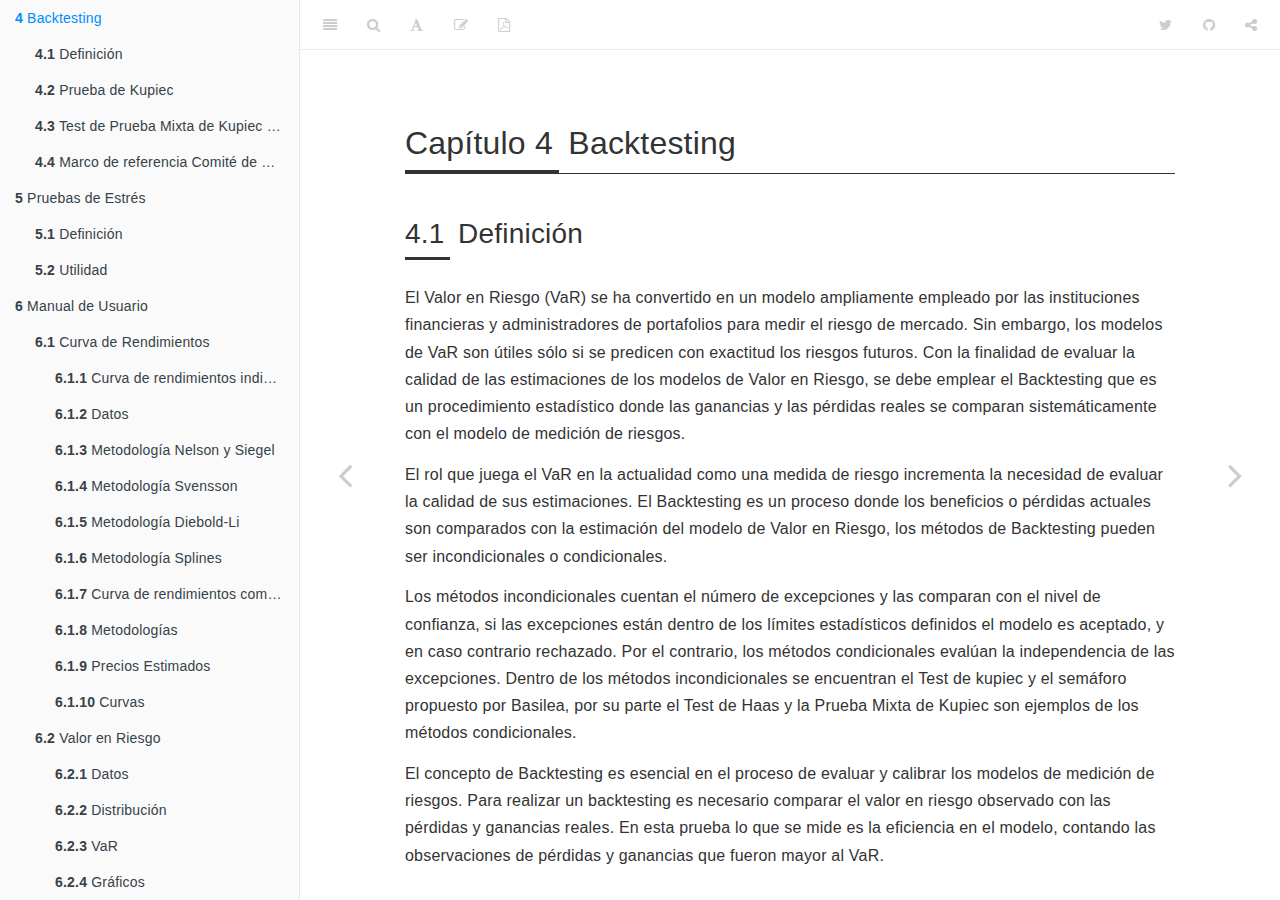
<file: docs/backtesting.html>
<!DOCTYPE html>
<html >

<head>

  <meta charset="UTF-8">
  <meta http-equiv="X-UA-Compatible" content="IE=edge">
  <title>Capítulo 4 Backtesting | Riesgo de Mercado</title>
  <meta name="description" content="Capítulo 4 Backtesting | Riesgo de Mercado>
  <meta name="generator" content="bookdown  and GitBook 2.6.7">

  <meta property="og:title" content="Capítulo 4 Backtesting | Riesgo de Mercado />
  <meta property="og:type" content="book" />
  <meta property="og:url" content="http://synergy.vision/Riesgo-de-Mercado/" />
  <meta property="og:image" content="http://synergy.vision/Riesgo-de-Mercado/images/cover.png" />
  
  <meta name="github-repo" content="synergyvision/Riesgo-de-Mercado/" />

  <meta name="twitter:card" content="summary" />
  <meta name="twitter:title" content="Capítulo 4 Backtesting | Riesgo de Mercado />
  
  
  <meta name="twitter:image" content="http://synergy.vision/Riesgo-de-Mercado/images/cover.png" />

<meta name="author" content="Synergy Vision">


<meta name="date" content="2019-09-26">

  <meta name="viewport" content="width=device-width, initial-scale=1">
  <meta name="apple-mobile-web-app-capable" content="yes">
  <meta name="apple-mobile-web-app-status-bar-style" content="black">
  
  
<link rel="prev" href="valor-en-riesgo.html">
<link rel="next" href="pruebas-de-estres.html">
<script src="libs/jquery/jquery.min.js"></script>
<link href="libs/gitbook/css/style.css" rel="stylesheet" />
<link href="libs/gitbook/css/plugin-table.css" rel="stylesheet" />
<link href="libs/gitbook/css/plugin-bookdown.css" rel="stylesheet" />
<link href="libs/gitbook/css/plugin-highlight.css" rel="stylesheet" />
<link href="libs/gitbook/css/plugin-search.css" rel="stylesheet" />
<link href="libs/gitbook/css/plugin-fontsettings.css" rel="stylesheet" />







<script src="https://cdn.datacamp.com/datacamp-light-latest.min.js"></script>


<style type="text/css">
code.sourceCode > span { display: inline-block; line-height: 1.25; }
code.sourceCode > span { color: inherit; text-decoration: inherit; }
code.sourceCode > span:empty { height: 1.2em; }
.sourceCode { overflow: visible; }
code.sourceCode { white-space: pre; position: relative; }
div.sourceCode { margin: 1em 0; }
pre.sourceCode { margin: 0; }
@media screen {
div.sourceCode { overflow: auto; }
}
@media print {
code.sourceCode { white-space: pre-wrap; }
code.sourceCode > span { text-indent: -5em; padding-left: 5em; }
}
pre.numberSource code
  { counter-reset: source-line 0; }
pre.numberSource code > span
  { position: relative; left: -4em; counter-increment: source-line; }
pre.numberSource code > span > a:first-child::before
  { content: counter(source-line);
    position: relative; left: -1em; text-align: right; vertical-align: baseline;
    border: none; display: inline-block;
    -webkit-touch-callout: none; -webkit-user-select: none;
    -khtml-user-select: none; -moz-user-select: none;
    -ms-user-select: none; user-select: none;
    padding: 0 4px; width: 4em;
    color: #aaaaaa;
  }
pre.numberSource { margin-left: 3em; border-left: 1px solid #aaaaaa;  padding-left: 4px; }
div.sourceCode
  {   }
@media screen {
code.sourceCode > span > a:first-child::before { text-decoration: underline; }
}
code span.al { color: #ff0000; font-weight: bold; } /* Alert */
code span.an { color: #60a0b0; font-weight: bold; font-style: italic; } /* Annotation */
code span.at { color: #7d9029; } /* Attribute */
code span.bn { color: #40a070; } /* BaseN */
code span.bu { } /* BuiltIn */
code span.cf { color: #007020; font-weight: bold; } /* ControlFlow */
code span.ch { color: #4070a0; } /* Char */
code span.cn { color: #880000; } /* Constant */
code span.co { color: #60a0b0; font-style: italic; } /* Comment */
code span.cv { color: #60a0b0; font-weight: bold; font-style: italic; } /* CommentVar */
code span.do { color: #ba2121; font-style: italic; } /* Documentation */
code span.dt { color: #902000; } /* DataType */
code span.dv { color: #40a070; } /* DecVal */
code span.er { color: #ff0000; font-weight: bold; } /* Error */
code span.ex { } /* Extension */
code span.fl { color: #40a070; } /* Float */
code span.fu { color: #06287e; } /* Function */
code span.im { } /* Import */
code span.in { color: #60a0b0; font-weight: bold; font-style: italic; } /* Information */
code span.kw { color: #007020; font-weight: bold; } /* Keyword */
code span.op { color: #666666; } /* Operator */
code span.ot { color: #007020; } /* Other */
code span.pp { color: #bc7a00; } /* Preprocessor */
code span.sc { color: #4070a0; } /* SpecialChar */
code span.ss { color: #bb6688; } /* SpecialString */
code span.st { color: #4070a0; } /* String */
code span.va { color: #19177c; } /* Variable */
code span.vs { color: #4070a0; } /* VerbatimString */
code span.wa { color: #60a0b0; font-weight: bold; font-style: italic; } /* Warning */
</style>

<link rel="stylesheet" href="css/style.css" type="text/css" />
</head>

<body>



  <div class="book without-animation with-summary font-size-2 font-family-1" data-basepath=".">

    <div class="book-summary">
      <nav role="navigation">

<ul class="summary">
<li><a href="./"><img src="images/logovision-black.png" width="160"></img></a></li>

<li class="divider"></li>
<li class="chapter" data-level="" data-path="index.html"><a href="index.html"><i class="fa fa-check"></i>Prefacio</a><ul>
<li class="chapter" data-level="" data-path="index.html"><a href="index.html#por-que-leer-este-libro"><i class="fa fa-check"></i>¿Por qué leer este libro?</a></li>
<li class="chapter" data-level="" data-path="index.html"><a href="index.html#estructura-del-libro"><i class="fa fa-check"></i>Estructura del libro</a></li>
<li class="chapter" data-level="" data-path="index.html"><a href="index.html#informacion-sobre-los-programas-y-convenciones"><i class="fa fa-check"></i>Información sobre los programas y convenciones</a></li>
<li class="chapter" data-level="" data-path="index.html"><a href="index.html#practicas-interactivas-con-r"><i class="fa fa-check"></i>Prácticas interactivas con R</a></li>
<li class="chapter" data-level="" data-path="index.html"><a href="index.html#agradecimientos"><i class="fa fa-check"></i>Agradecimientos</a></li>
</ul></li>
<li class="chapter" data-level="" data-path="acerca-del-autor.html"><a href="acerca-del-autor.html"><i class="fa fa-check"></i>Acerca del Autor</a></li>
<li class="chapter" data-level="1" data-path="introduccion.html"><a href="introduccion.html"><i class="fa fa-check"></i><b>1</b> Introducción</a><ul>
<li class="chapter" data-level="1.1" data-path="introduccion.html"><a href="introduccion.html#motivation"><i class="fa fa-check"></i><b>1.1</b> Motivation</a></li>
</ul></li>
<li class="chapter" data-level="2" data-path="curva-de-rendimientos.html"><a href="curva-de-rendimientos.html"><i class="fa fa-check"></i><b>2</b> Curva de Rendimientos</a><ul>
<li class="chapter" data-level="2.1" data-path="curva-de-rendimientos.html"><a href="curva-de-rendimientos.html#metodologias-parametricas."><i class="fa fa-check"></i><b>2.1</b> Metodologías Paramétricas.</a><ul>
<li class="chapter" data-level="2.1.1" data-path="curva-de-rendimientos.html"><a href="curva-de-rendimientos.html#metodologia-nelson-y-siegel"><i class="fa fa-check"></i><b>2.1.1</b> Metodología Nelson y Siegel</a></li>
<li class="chapter" data-level="2.1.2" data-path="curva-de-rendimientos.html"><a href="curva-de-rendimientos.html#metodologia-svensson"><i class="fa fa-check"></i><b>2.1.2</b> Metodología Svensson</a></li>
<li class="chapter" data-level="2.1.3" data-path="curva-de-rendimientos.html"><a href="curva-de-rendimientos.html#polinomios-de-componentes-principales."><i class="fa fa-check"></i><b>2.1.3</b> Polinomios de componentes principales.</a></li>
<li class="chapter" data-level="2.1.4" data-path="curva-de-rendimientos.html"><a href="curva-de-rendimientos.html#polinomios-trigonometricos."><i class="fa fa-check"></i><b>2.1.4</b> Polinomios trigonométricos.</a></li>
<li class="chapter" data-level="2.1.5" data-path="curva-de-rendimientos.html"><a href="curva-de-rendimientos.html#metodologia-diebold-li"><i class="fa fa-check"></i><b>2.1.5</b> Metodología Diebold-Li</a></li>
</ul></li>
<li class="chapter" data-level="2.2" data-path="curva-de-rendimientos.html"><a href="curva-de-rendimientos.html#metodologias-no-parametricas"><i class="fa fa-check"></i><b>2.2</b> Metodologías no Paramétricas</a><ul>
<li class="chapter" data-level="2.2.1" data-path="curva-de-rendimientos.html"><a href="curva-de-rendimientos.html#regresion-kernel"><i class="fa fa-check"></i><b>2.2.1</b> Regresión Kernel</a></li>
<li class="chapter" data-level="2.2.2" data-path="curva-de-rendimientos.html"><a href="curva-de-rendimientos.html#polinomios-locales"><i class="fa fa-check"></i><b>2.2.2</b> Polinomios locales</a></li>
<li class="chapter" data-level="2.2.3" data-path="curva-de-rendimientos.html"><a href="curva-de-rendimientos.html#splines-suavizados"><i class="fa fa-check"></i><b>2.2.3</b> Splines suavizados</a></li>
<li class="chapter" data-level="2.2.4" data-path="curva-de-rendimientos.html"><a href="curva-de-rendimientos.html#splines-de-polinomios"><i class="fa fa-check"></i><b>2.2.4</b> Splines de polinomios</a></li>
<li class="chapter" data-level="2.2.5" data-path="curva-de-rendimientos.html"><a href="curva-de-rendimientos.html#splines-suavizados-1"><i class="fa fa-check"></i><b>2.2.5</b> Splines suavizados</a></li>
<li class="chapter" data-level="2.2.6" data-path="curva-de-rendimientos.html"><a href="curva-de-rendimientos.html#supersuavizador-de-friedmann"><i class="fa fa-check"></i><b>2.2.6</b> Supersuavizador de Friedmann</a></li>
<li class="chapter" data-level="2.2.7" data-path="curva-de-rendimientos.html"><a href="curva-de-rendimientos.html#redes-neuronales-artificiales"><i class="fa fa-check"></i><b>2.2.7</b> Redes neuronales artificiales</a></li>
<li class="chapter" data-level="2.2.8" data-path="curva-de-rendimientos.html"><a href="curva-de-rendimientos.html#metodologia-splines-cubicos-de-suavizado"><i class="fa fa-check"></i><b>2.2.8</b> Metodología Splines Cúbicos de Suavizado</a></li>
<li class="chapter" data-level="2.2.9" data-path="curva-de-rendimientos.html"><a href="curva-de-rendimientos.html#regresion-no-parametrica"><i class="fa fa-check"></i><b>2.2.9</b> Regresión no paramétrica</a></li>
<li class="chapter" data-level="2.2.10" data-path="curva-de-rendimientos.html"><a href="curva-de-rendimientos.html#regresion-no-parametrica-mediante-splines-de-suavizado"><i class="fa fa-check"></i><b>2.2.10</b> Regresión no paramétrica mediante splines de suavizado</a></li>
<li class="chapter" data-level="2.2.11" data-path="curva-de-rendimientos.html"><a href="curva-de-rendimientos.html#proceso-de-optimizacion-de-nelson-y-siegel-y-svensson"><i class="fa fa-check"></i><b>2.2.11</b> Proceso de Optimización de Nelson y Siegel y Svensson</a></li>
<li class="chapter" data-level="2.2.12" data-path="curva-de-rendimientos.html"><a href="curva-de-rendimientos.html#elaboracion-base-de-datos-para-la-metodologia-splines-y-diebold-li"><i class="fa fa-check"></i><b>2.2.12</b> Elaboracion Base de datos para la metodología Splines y Diebold-Li</a></li>
</ul></li>
</ul></li>
<li class="chapter" data-level="3" data-path="valor-en-riesgo.html"><a href="valor-en-riesgo.html"><i class="fa fa-check"></i><b>3</b> Valor en Riesgo</a><ul>
<li class="chapter" data-level="3.0.1" data-path="valor-en-riesgo.html"><a href="valor-en-riesgo.html#importancia-del-var"><i class="fa fa-check"></i><b>3.0.1</b> Importancia del VaR</a></li>
<li class="chapter" data-level="3.1" data-path="valor-en-riesgo.html"><a href="valor-en-riesgo.html#metodologias-para-calcular-el-var"><i class="fa fa-check"></i><b>3.1</b> Metodologías para calcular el VaR</a></li>
<li class="chapter" data-level="3.2" data-path="valor-en-riesgo.html"><a href="valor-en-riesgo.html#var-simulacion-historica"><i class="fa fa-check"></i><b>3.2</b> VaR Simulación Histórica</a></li>
<li class="chapter" data-level="3.3" data-path="valor-en-riesgo.html"><a href="valor-en-riesgo.html#var-simulacion-montecarlo"><i class="fa fa-check"></i><b>3.3</b> VaR Simulación MonteCarlo</a><ul>
<li class="chapter" data-level="3.3.1" data-path="valor-en-riesgo.html"><a href="valor-en-riesgo.html#origenes"><i class="fa fa-check"></i><b>3.3.1</b> Origenes</a></li>
<li class="chapter" data-level="3.3.2" data-path="valor-en-riesgo.html"><a href="valor-en-riesgo.html#definicion"><i class="fa fa-check"></i><b>3.3.2</b> Definición</a></li>
</ul></li>
<li class="chapter" data-level="3.4" data-path="valor-en-riesgo.html"><a href="valor-en-riesgo.html#limitaciones-del-var"><i class="fa fa-check"></i><b>3.4</b> Limitaciones del VaR</a></li>
</ul></li>
<li class="chapter" data-level="4" data-path="backtesting.html"><a href="backtesting.html"><i class="fa fa-check"></i><b>4</b> Backtesting</a><ul>
<li class="chapter" data-level="4.1" data-path="backtesting.html"><a href="backtesting.html#definicion-1"><i class="fa fa-check"></i><b>4.1</b> Definición</a></li>
<li class="chapter" data-level="4.2" data-path="backtesting.html"><a href="backtesting.html#prueba-de-kupiec"><i class="fa fa-check"></i><b>4.2</b> Prueba de Kupiec</a></li>
<li class="chapter" data-level="4.3" data-path="backtesting.html"><a href="backtesting.html#test-de-prueba-mixta-de-kupiec-haas"><i class="fa fa-check"></i><b>4.3</b> Test de Prueba Mixta de Kupiec (Haas)</a></li>
<li class="chapter" data-level="4.4" data-path="backtesting.html"><a href="backtesting.html#marco-de-referencia-comite-de-basilea-1996."><i class="fa fa-check"></i><b>4.4</b> Marco de referencia Comité de Basilea (1996).</a></li>
</ul></li>
<li class="chapter" data-level="5" data-path="pruebas-de-estres.html"><a href="pruebas-de-estres.html"><i class="fa fa-check"></i><b>5</b> Pruebas de Estrés</a><ul>
<li class="chapter" data-level="5.1" data-path="pruebas-de-estres.html"><a href="pruebas-de-estres.html#definicion-2"><i class="fa fa-check"></i><b>5.1</b> Definición</a></li>
<li class="chapter" data-level="5.2" data-path="pruebas-de-estres.html"><a href="pruebas-de-estres.html#utilidad"><i class="fa fa-check"></i><b>5.2</b> Utilidad</a></li>
</ul></li>
<li class="chapter" data-level="6" data-path="manual-de-usuario.html"><a href="manual-de-usuario.html"><i class="fa fa-check"></i><b>6</b> Manual de Usuario</a><ul>
<li class="chapter" data-level="6.1" data-path="manual-de-usuario.html"><a href="manual-de-usuario.html#curva-de-rendimientos-1"><i class="fa fa-check"></i><b>6.1</b> Curva de Rendimientos</a><ul>
<li class="chapter" data-level="6.1.1" data-path="manual-de-usuario.html"><a href="manual-de-usuario.html#curva-de-rendimientos-individual"><i class="fa fa-check"></i><b>6.1.1</b> Curva de rendimientos individual</a></li>
<li class="chapter" data-level="6.1.2" data-path="manual-de-usuario.html"><a href="manual-de-usuario.html#datos"><i class="fa fa-check"></i><b>6.1.2</b> Datos</a></li>
<li class="chapter" data-level="6.1.3" data-path="manual-de-usuario.html"><a href="manual-de-usuario.html#metodologia-nelson-y-siegel-1"><i class="fa fa-check"></i><b>6.1.3</b> Metodología Nelson y Siegel</a></li>
<li class="chapter" data-level="6.1.4" data-path="manual-de-usuario.html"><a href="manual-de-usuario.html#metodologia-svensson-1"><i class="fa fa-check"></i><b>6.1.4</b> Metodología Svensson</a></li>
<li class="chapter" data-level="6.1.5" data-path="manual-de-usuario.html"><a href="manual-de-usuario.html#metodologia-diebold-li-1"><i class="fa fa-check"></i><b>6.1.5</b> Metodología Diebold-Li</a></li>
<li class="chapter" data-level="6.1.6" data-path="manual-de-usuario.html"><a href="manual-de-usuario.html#metodologia-splines"><i class="fa fa-check"></i><b>6.1.6</b> Metodología Splines</a></li>
<li class="chapter" data-level="6.1.7" data-path="manual-de-usuario.html"><a href="manual-de-usuario.html#curva-de-rendimientos-comparativo"><i class="fa fa-check"></i><b>6.1.7</b> Curva de rendimientos comparativo</a></li>
<li class="chapter" data-level="6.1.8" data-path="manual-de-usuario.html"><a href="manual-de-usuario.html#metodologias"><i class="fa fa-check"></i><b>6.1.8</b> Metodologías</a></li>
<li class="chapter" data-level="6.1.9" data-path="manual-de-usuario.html"><a href="manual-de-usuario.html#precios-estimados"><i class="fa fa-check"></i><b>6.1.9</b> Precios Estimados</a></li>
<li class="chapter" data-level="6.1.10" data-path="manual-de-usuario.html"><a href="manual-de-usuario.html#curvas"><i class="fa fa-check"></i><b>6.1.10</b> Curvas</a></li>
</ul></li>
<li class="chapter" data-level="6.2" data-path="manual-de-usuario.html"><a href="manual-de-usuario.html#valor-en-riesgo-1"><i class="fa fa-check"></i><b>6.2</b> Valor en Riesgo</a><ul>
<li class="chapter" data-level="6.2.1" data-path="manual-de-usuario.html"><a href="manual-de-usuario.html#datos-1"><i class="fa fa-check"></i><b>6.2.1</b> Datos</a></li>
<li class="chapter" data-level="6.2.2" data-path="manual-de-usuario.html"><a href="manual-de-usuario.html#distribucion"><i class="fa fa-check"></i><b>6.2.2</b> Distribución</a></li>
<li class="chapter" data-level="6.2.3" data-path="manual-de-usuario.html"><a href="manual-de-usuario.html#var"><i class="fa fa-check"></i><b>6.2.3</b> VaR</a></li>
<li class="chapter" data-level="6.2.4" data-path="manual-de-usuario.html"><a href="manual-de-usuario.html#graficos"><i class="fa fa-check"></i><b>6.2.4</b> Gráficos</a></li>
<li class="chapter" data-level="6.2.5" data-path="manual-de-usuario.html"><a href="manual-de-usuario.html#historicos"><i class="fa fa-check"></i><b>6.2.5</b> Históricos</a></li>
</ul></li>
<li class="chapter" data-level="6.3" data-path="manual-de-usuario.html"><a href="manual-de-usuario.html#backtesting-1"><i class="fa fa-check"></i><b>6.3</b> Backtesting</a><ul>
<li class="chapter" data-level="6.3.1" data-path="manual-de-usuario.html"><a href="manual-de-usuario.html#datos-2"><i class="fa fa-check"></i><b>6.3.1</b> Datos</a></li>
<li class="chapter" data-level="6.3.2" data-path="manual-de-usuario.html"><a href="manual-de-usuario.html#resultados"><i class="fa fa-check"></i><b>6.3.2</b> Resultados</a></li>
</ul></li>
<li class="chapter" data-level="6.4" data-path="manual-de-usuario.html"><a href="manual-de-usuario.html#valoracion"><i class="fa fa-check"></i><b>6.4</b> Valoración</a><ul>
<li class="chapter" data-level="6.4.1" data-path="manual-de-usuario.html"><a href="manual-de-usuario.html#datos-3"><i class="fa fa-check"></i><b>6.4.1</b> Datos</a></li>
<li class="chapter" data-level="6.4.2" data-path="manual-de-usuario.html"><a href="manual-de-usuario.html#resultados-1"><i class="fa fa-check"></i><b>6.4.2</b> Resultados</a></li>
<li class="chapter" data-level="6.4.3" data-path="manual-de-usuario.html"><a href="manual-de-usuario.html#resultados-prueba-de-estres"><i class="fa fa-check"></i><b>6.4.3</b> Resultados prueba de estrés</a></li>
</ul></li>
</ul></li>
<li class="appendix"><span><b>Apéndice</b></span></li>
<li class="chapter" data-level="A" data-path="software-tools.html"><a href="software-tools.html"><i class="fa fa-check"></i><b>A</b> Software Tools</a><ul>
<li class="chapter" data-level="A.1" data-path="software-tools.html"><a href="software-tools.html#r-and-r-packages"><i class="fa fa-check"></i><b>A.1</b> R and R packages</a></li>
<li class="chapter" data-level="A.2" data-path="software-tools.html"><a href="software-tools.html#pandoc"><i class="fa fa-check"></i><b>A.2</b> Pandoc</a></li>
<li class="chapter" data-level="A.3" data-path="software-tools.html"><a href="software-tools.html#latex"><i class="fa fa-check"></i><b>A.3</b> LaTeX</a></li>
</ul></li>
<li class="chapter" data-level="" data-path="referencias.html"><a href="referencias.html"><i class="fa fa-check"></i>Referencias</a></li>
<li class="divider"></li>
<li><a href="https://bookdown.org" target="blank">Publicado con bookdown</a></li>

</ul>

      </nav>
    </div>

    <div class="book-body">
      <div class="body-inner">
        <div class="book-header" role="navigation">
          <h1>
            <i class="fa fa-circle-o-notch fa-spin"></i><a href="./">Riesgo de Mercado</a>
          </h1>
        </div>

        <div class="page-wrapper" tabindex="-1" role="main">
          <div class="page-inner">

            <section class="normal" id="section-">
<div id="backtesting" class="section level1">
<h1><span class="header-section-number">Capítulo 4</span> Backtesting</h1>
<div id="definicion-1" class="section level2">
<h2><span class="header-section-number">4.1</span> Definición</h2>
<p>El Valor en Riesgo (VaR) se ha convertido en un modelo ampliamente empleado por las instituciones financieras y administradores de portafolios para medir el riesgo de mercado. Sin embargo, los modelos de VaR son útiles sólo si se predicen con exactitud los riesgos futuros. Con la finalidad de evaluar la calidad de las estimaciones de los modelos de Valor en Riesgo, se debe emplear el Backtesting que es un procedimiento estadístico donde las ganancias y las pérdidas reales se comparan sistemáticamente con el modelo de medición de riesgos.</p>
<!-- El Valor en Riesgo es un modelo estadístico que permite estimar la pérdida potencial que puede tener el portafolio de inversión en un horizonte de tiempo determinado y con un nivel de confianza dado. Para verificar que el modelo esté midiendo el riesgo adecuadamente se recomienda realizar pruebas de Backtesting con el fin de verificar si el modelo es adecuado y, en caso de no ser, realizar ajustes y calibrar el modelo. -->
<p>El rol que juega el VaR en la actualidad como una medida de riesgo incrementa la necesidad de evaluar la calidad de sus estimaciones. El Backtesting es un proceso donde los beneficios o pérdidas actuales son comparados con la estimación del modelo de Valor en Riesgo, los métodos de Backtesting pueden ser incondicionales o condicionales.</p>
<p>Los métodos incondicionales cuentan el número de excepciones y las comparan con el nivel de confianza, si las excepciones están dentro de los límites estadísticos definidos el modelo es aceptado, y en caso contrario rechazado. Por el contrario, los métodos condicionales evalúan la independencia de las excepciones. Dentro de los métodos incondicionales se encuentran el Test de kupiec y el semáforo propuesto por Basilea, por su parte el Test de Haas y la Prueba Mixta de Kupiec son ejemplos de los métodos condicionales.</p>
<p>El concepto de Backtesting es esencial en el proceso de evaluar y calibrar los modelos de medición de riesgos. Para realizar un backtesting es necesario comparar el valor en riesgo observado con las pérdidas y ganancias reales. En esta prueba lo que se mide es la eficiencia en el modelo, contando las observaciones de pérdidas y ganancias que fueron mayor al VaR.</p>
<!-- Los pasos a seguir para la realización de un backtesting son los siguientes: -->
<!-- Las pérdidas y ganancias se calculan con cambios en la valoración o mark-to-mark -->
<!-- Se debe comparar periódicamente el valor en riesgo observado ajustado a un día con las pérdidas y ganancias diarias (se recomienda 250 observaciones, es decir, una ventana de un año). -->
<!-- Los errores o excepciones detectados se calculan contando el número de veces que las pérdidas y ganancias exceden el valor en riesgo. -->
<!-- El nivel de eficiencia del modelo será número de excepciones/número de observaciones. -->
<!-- Con el objetivo de medir la eficiencia del modelo de Valor en Riesgo del BNC se utilizó los métodos condicionales, específicamente se han empleado el Test propuesto por Kupiec (1995) y el Test propuesto por Basilea (Semáforo) y para los métodos condicionales se usó el Test Propuesto por Haas (2001) y la Prueba Mixta de Kupiec. -->
</div>
<div id="prueba-de-kupiec" class="section level2">
<h2><span class="header-section-number">4.2</span> Prueba de Kupiec</h2>
<p>Uno de los principales métodos desarrollados para calibrar y validar los modelos de riesgo es el test de Kupiec. El planteamiento propuesto por Paul H. Kupiec en 1995, permite determinar si la proporción de excepciones observadas de un modelo es consistente con la proporción de excepciones esperada, si se tiene en cuenta tanto el modelo VaR elegido como el nivel de confianza del mismo.</p>
<!-- La prueba consiste en realizar el conteo de las pérdidas y/o ganancias que exceden el VaR (excepciones) durante un periodo determinado, de forma que pueda concluirse si estadísticamente las proporciones son iguales o no, lo que determina la calidad del modelo evaluado. -->
<!-- Asumiendo n como el total de observaciones, x como el número de excepciones y (1-α) como el nivel de confianza al cual se encuentra calculado el modelo VaR, se contrasta la hipótesis de que la proporción observada de excepciones (x/n) es estadísticamente igual a la probabilidad de error considerada para el VaR (α). -->
<!-- Kupiec planteó un estadístico de prueba, que sigue una distribución t-student cuya expresión se describe a continuación: -->
<p>Dado que la realización del VaR no es observable, se tienen que realizar varias consideraciones para evaluar las diferentes aproximaciones para estimar el VaR. La manera más intuitiva para comprobar la bondad del modelo propuesto será comprobar cuál es la proporción de períodos de la muestra en que se observa una pérdida superior a la predicción del modelo (es decir, superior al VaR). Dicha proporción debería ser en promedio igual al nivel de significancia. En otras palabras, el modelo debe proveer la cobertura no condicionada esperada por el diseño.</p>
<p>La prueba consiste en contar las veces que las pérdidas y ganancias exceden el VaR durante un período (porcentaje de excepciones). Se asume que T es el número de observaciones que exceden la pérdida o ganancia, y para un nivel de confianza dado (1-P), se prueba si la N observada es estadísticamente diferente a la probabilidad de error p que se considera para el cálculo del VaR.</p>
<p>La probabilidad de observar N excesos durante un período de T observaciones en total, se explica con una distribución binomial dada por:</p>
<p><span class="math display">\[f(x) = \left(\frac{T}{x}\right) p^{x}(1-p)^{T-x}\]</span></p>
<p>Kupiec desarrolló unas regiones de confianza con base en una distribución chi-cuadrado con un grado de libertad, considerando la hipótesis nula de que p es estadísticamente igual a la probabilidad utilizada para el VaR, contra la hipótesis alternativa de que p sea diferente a dicha probabilidad.</p>
<p>Las regiones fueron determinadas de los extremos de máxima verosimilitud dada por la siguiente ecuación:</p>
<p><span class="math display">\[Lrpof = -2* Ln(\frac{(1-p)^{T-x}p^{x}}{\left[1-\left(\frac{T}{x}\right)\right]^{T-x}\left(\frac{T}{x}\right)^{x}})\]</span></p>
<p>La máxima probabilidad del resultado observado bajo la hipótesis nula se define en el numerador y la máxima probabilidad del resultado observado bajo la hipótesis alternativa se define en el denominador. La decisión se basará en el valor del ratio. Mientras más pequeño es el ratio, mayor será el estadístico L, si el valor del estadístico es mayor que el valor crítico de la distribución chi-cuadrado, la hipótesis nula será rechazada.</p>
</div>
<div id="test-de-prueba-mixta-de-kupiec-haas" class="section level2">
<h2><span class="header-section-number">4.3</span> Test de Prueba Mixta de Kupiec (Haas)</h2>
<p>El Test de Haas plantea como hipótesis nula que las excepciones son independientes y por ende también lo son sus estadísticos, al ser los estadísticos independientes los mismos pueden sumarse, en vista de que el Test de Haas establece que el estadístico se comporta como una distribución chi cuadrado con n grados de libertad igual al número de las excepciones, la distribución chi cuadrado también será aditiva de esta manera podemos sumar los valores críticos, como resultado se tiene un Test de Independencia donde se plantea como Hipotesis Nula <span class="math inline">\(H_0\)</span>: que las Excepciones son Independientes, al tener n excepciones, el correspondiente estadístico es</p>
<p><span class="math display">\[L_{ind} = \sum_{i=2}^{n} \left[- 2Ln\left( \frac{p(1-p)^{v_i-1}}{\left(\frac{1}{v_i}\right) \left( 1- \frac{1}{v_i}\right)^{v_i-1}}\right)\right] - 2Ln\left( \frac{p(1-p)^{v-1}}{\left(\frac{1}{v}\right) \left( 1- \frac{1}{v}\right)^{v-1}}\right)\]</span></p>
<p>Donde el valor <span class="math inline">\(v_i\)</span> ubicado en el primer término de la ecuación corresponde al tiempo entre la excepción <span class="math inline">\(i\)</span> y la excepción <span class="math inline">\(i-1\)</span> y el segundo término corresponde al Test de Kupiec: (Tiempo Hasta la Primera Excepción), por su parte <span class="math inline">\(v\)</span> es el tiempo donde ocurre la primera excepción. Una vez calculado del Test de Haas podemos realizar la prueba conjunta de condicionalidad e independencia, la cual consiste en sumar el Test de Kupiec (<span class="math inline">\(L_{rpof}\)</span>) y el Test de Haas (<span class="math inline">\(L_{ind}\)</span>).</p>
<p><span class="math display">\[L_{mix} = L_{rpof}+L_{rind}\]</span></p>
<p>El valor crítico será obtenido de una distribución chi cuadrado con n+1 grados de libertad, donde n es el número de excepciones del período en estudio.</p>
</div>
<div id="marco-de-referencia-comite-de-basilea-1996." class="section level2">
<h2><span class="header-section-number">4.4</span> Marco de referencia Comité de Basilea (1996).</h2>
<p>El comité de Basilea de Supervisión Bancaria elaboró un marco para la incorporación de backtesting en los modelos de valoración de riesgo, con el objetivo de diferenciar claramente modelos precisos de modelos imprecisos, ya que en la actualidad se siguen desarrollando nuevos enfoques que permiten perfeccionar los diferentes métodos. El objetivo del marco de referencia es promover enfoques más rigurosos en el desarrollo del backtesting y en la interpretación de los resultados (Basel Committee on Banking Supervision 1996).</p>
<p>El marco abarca la comparación periódica del valor en riesgo diario con la pérdida y/o ganancia diaria real, y permite comparar si el porcentaje real de los resultados cubiertos por la medida de riesgo es consistente con un nivel de 99% de confianza; adicionalmente, se encuentra propuesto para el uso de medidas de riesgo calibradas para un período de tenencia de un día.</p>
<p>El Comité de Basilea prevé que el requisito mínimo de capital (RMC) para cubrir el riesgo de mercado, sea calculado como el máximo valor entre el VaR del día anterior y el producto entre el promedio de los últimos 60 VaR diarios y un factor multiplicativo, calculado como la suma entre 3 y un factor aditivo !! que se encuentra relacionado con la calidad del modelo y que se fija dependiendo del número de pérdidas que exceden al VaR (excepciones). La expresión para hallar el RMC se encuentra a continuación:</p>
<p><span class="math display">\[
RMC_{t+1} = max[VaR_t , (3+s_t)*\frac{1}{60}\sum_{i=1}^{60} VaR_{t-1} ]+SR_t
\]</span></p>
<p>Para evaluar la precisión del modelo VaR, se emplea el backtesting interpretando los resultados de acuerdo a la clasificación en tres zonas que se distinguen por colores y que jerarquizan los resultados. Las zonas, que se clasifican en verde, amarilla y roja, se encuentran determinadas de forma que se equilibren los tipos de errores estadísticos en los que es posible caer: (error tipo I) clasificar un modelo preciso siendo impreciso y (error tipo II) clasificar un modelo impreciso como un modelo preciso.</p>
<ul>
<li>Zona verde</li>
</ul>
<p>Los resultados que se encuentran en este rango requieren de poca información adicional. En esta región el modelo no necesita ser calibrado, ya que no presenta problemas de calidad. Para una muestra de 250 observaciones y con un método calculado con el 99% de confianza, se espera que un máximo de cuatro excepciones.
La expresión que permite calcular el umbral de esta zona, para una muestra de <span class="math inline">\(n\)</span> observaciones, se describe a continuación:</p>
<p><span class="math display">\[
\binom{x}{n} * 0,01*(1-0.01)^{n-x} &lt; 0.95
\]</span></p>
<p>al despejar <span class="math inline">\(x\)</span> de la desigualdad resulta el valor máximo de la zona verde, lo que quiere decir que esta zona está comprendida entre 0 y <span class="math inline">\(x\)</span> excepeciones.</p>
<ul>
<li>Zona amarilla</li>
</ul>
<p>En esta zona, la interpretación de resultados es válida tanto para modelos precisos como para modelos imprecisos; sin embargo, para este rango la probabilidad de concluir que el modelo es inexacto cuando realmente no lo es, aumenta con el aumento del número de excepciones. Para un modelo de 250 observaciones, con el 99% de confianza, el umbral de la zona amarilla corresponde a nueve excepciones. La expresión que permite calcular el umbral de esta zona, para una muestra de ! observaciones, se describe a continuación:</p>
<p><span class="math display">\[
\binom{y}{n} * 0,01*(1-0.01)^{n-y} &lt; 0.99
\]</span></p>
<p>al despejar <span class="math inline">\(y\)</span> de esta desigualdad, se obtiene el límite superior de la zona amarilla, lo que quiere decir que esta zona está comprendida entre <span class="math inline">\(x+1\)</span> y <span class="math inline">\(y\)</span> excepeciones.</p>
<ul>
<li>Zona roja</li>
</ul>
<p>Los resultados que se encuentran en la zona roja indican automáticamente un problema en calidad del modelo y en la confiabilidad del mismo, debido a que no se considera la posibilidad de que un modelo exacto genere tantas excepciones independientes. Con esta conclusión, se pone en evidencia la necesidad de modificar la estimación. Para un modelo de 250 observaciones la zona roja corresponde a mínimo 10 excepciones.
La construcción de este marco incentiva la utilización de modelos precisos, de forma que premian con un factor multiplicativo más pequeño los modelos bien calibrados, y penalizan un factor multiplicativo mayor a aquellos modelos que tengan excepciones que caigan en el límite de la zona amarilla y en la zona roja.</p>


</div>
</div>
<script>
(function(i,s,o,g,r,a,m){i['GoogleAnalyticsObject']=r;i[r]=i[r]||function(){
(i[r].q=i[r].q||[]).push(arguments)},i[r].l=1*new Date();a=s.createElement(o),m=s.getElementsByTagName(o)[0];a.async=1;a.src=g;m.parentNode.insertBefore(a,m)})(window,document,'script','https://www.google-analytics.com/analytics.js','ga');
ga('create', 'UA-78759535-1', 'auto');
ga('send', 'pageview');  
</script>
            </section>

          </div>
        </div>
      </div>
<a href="valor-en-riesgo.html" class="navigation navigation-prev " aria-label="Previous page"><i class="fa fa-angle-left"></i></a>
<a href="pruebas-de-estres.html" class="navigation navigation-next " aria-label="Next page"><i class="fa fa-angle-right"></i></a>
    </div>
  </div>
<script src="libs/gitbook/js/app.min.js"></script>
<script src="libs/gitbook/js/lunr.js"></script>
<script src="libs/gitbook/js/plugin-search.js"></script>
<script src="libs/gitbook/js/plugin-sharing.js"></script>
<script src="libs/gitbook/js/plugin-fontsettings.js"></script>
<script src="libs/gitbook/js/plugin-bookdown.js"></script>
<script src="libs/gitbook/js/jquery.highlight.js"></script>
<script>
gitbook.require(["gitbook"], function(gitbook) {
gitbook.start({
"sharing": {
"github": true,
"facebook": false,
"twitter": true,
"google": false,
"linkedin": false,
"weibo": false,
"instapaper": false,
"vk": false,
"all": ["facebook", "google", "twitter", "linkedin", "weibo", "instapaper"]
},
"fontsettings": {
"theme": "white",
"family": "sans",
"size": 2
},
"edit": {
"link": "https://github.com/synergyvision/Teoria-de-Portafolio/edit/master/bookdown/013-Backtesting.Rmd",
"text": "Edit"
},
"history": {
"link": null,
"text": null
},
"download": ["Riesgo-de-Mercado.pdf"],
"toc": {
"collapse": "none"
}
});
});
</script>

<!-- dynamically load mathjax for compatibility with self-contained -->
<script>
  (function () {
    var script = document.createElement("script");
    script.type = "text/javascript";
    var src = "true";
    if (src === "" || src === "true") src = "https://mathjax.rstudio.com/latest/MathJax.js?config=TeX-MML-AM_CHTML";
    if (location.protocol !== "file:" && /^https?:/.test(src))
      src = src.replace(/^https?:/, '');
    script.src = src;
    document.getElementsByTagName("head")[0].appendChild(script);
  })();
</script>
</body>

</html>
</file>
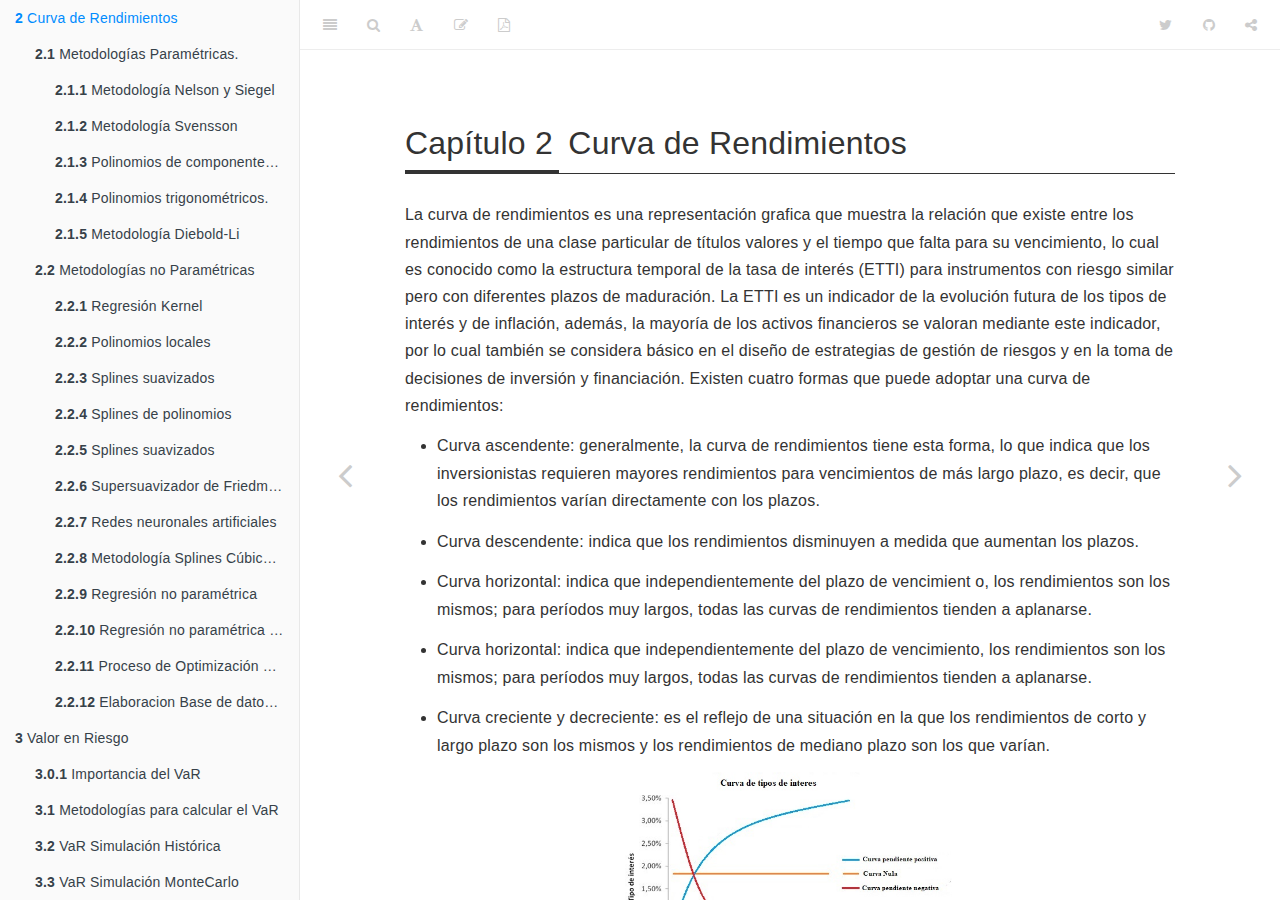
<file: docs/curva-de-rendimientos.html>
<!DOCTYPE html>
<html >

<head>

  <meta charset="UTF-8">
  <meta http-equiv="X-UA-Compatible" content="IE=edge">
  <title>Capítulo 2 Curva de Rendimientos | Riesgo de Mercado</title>
  <meta name="description" content="Capítulo 2 Curva de Rendimientos | Riesgo de Mercado>
  <meta name="generator" content="bookdown  and GitBook 2.6.7">

  <meta property="og:title" content="Capítulo 2 Curva de Rendimientos | Riesgo de Mercado />
  <meta property="og:type" content="book" />
  <meta property="og:url" content="http://synergy.vision/Riesgo-de-Mercado/" />
  <meta property="og:image" content="http://synergy.vision/Riesgo-de-Mercado/images/cover.png" />
  
  <meta name="github-repo" content="synergyvision/Riesgo-de-Mercado/" />

  <meta name="twitter:card" content="summary" />
  <meta name="twitter:title" content="Capítulo 2 Curva de Rendimientos | Riesgo de Mercado />
  
  
  <meta name="twitter:image" content="http://synergy.vision/Riesgo-de-Mercado/images/cover.png" />

<meta name="author" content="Synergy Vision">


<meta name="date" content="2019-09-26">

  <meta name="viewport" content="width=device-width, initial-scale=1">
  <meta name="apple-mobile-web-app-capable" content="yes">
  <meta name="apple-mobile-web-app-status-bar-style" content="black">
  
  
<link rel="prev" href="introduccion.html">
<link rel="next" href="valor-en-riesgo.html">
<script src="libs/jquery/jquery.min.js"></script>
<link href="libs/gitbook/css/style.css" rel="stylesheet" />
<link href="libs/gitbook/css/plugin-table.css" rel="stylesheet" />
<link href="libs/gitbook/css/plugin-bookdown.css" rel="stylesheet" />
<link href="libs/gitbook/css/plugin-highlight.css" rel="stylesheet" />
<link href="libs/gitbook/css/plugin-search.css" rel="stylesheet" />
<link href="libs/gitbook/css/plugin-fontsettings.css" rel="stylesheet" />







<script src="https://cdn.datacamp.com/datacamp-light-latest.min.js"></script>


<style type="text/css">
code.sourceCode > span { display: inline-block; line-height: 1.25; }
code.sourceCode > span { color: inherit; text-decoration: inherit; }
code.sourceCode > span:empty { height: 1.2em; }
.sourceCode { overflow: visible; }
code.sourceCode { white-space: pre; position: relative; }
div.sourceCode { margin: 1em 0; }
pre.sourceCode { margin: 0; }
@media screen {
div.sourceCode { overflow: auto; }
}
@media print {
code.sourceCode { white-space: pre-wrap; }
code.sourceCode > span { text-indent: -5em; padding-left: 5em; }
}
pre.numberSource code
  { counter-reset: source-line 0; }
pre.numberSource code > span
  { position: relative; left: -4em; counter-increment: source-line; }
pre.numberSource code > span > a:first-child::before
  { content: counter(source-line);
    position: relative; left: -1em; text-align: right; vertical-align: baseline;
    border: none; display: inline-block;
    -webkit-touch-callout: none; -webkit-user-select: none;
    -khtml-user-select: none; -moz-user-select: none;
    -ms-user-select: none; user-select: none;
    padding: 0 4px; width: 4em;
    color: #aaaaaa;
  }
pre.numberSource { margin-left: 3em; border-left: 1px solid #aaaaaa;  padding-left: 4px; }
div.sourceCode
  {   }
@media screen {
code.sourceCode > span > a:first-child::before { text-decoration: underline; }
}
code span.al { color: #ff0000; font-weight: bold; } /* Alert */
code span.an { color: #60a0b0; font-weight: bold; font-style: italic; } /* Annotation */
code span.at { color: #7d9029; } /* Attribute */
code span.bn { color: #40a070; } /* BaseN */
code span.bu { } /* BuiltIn */
code span.cf { color: #007020; font-weight: bold; } /* ControlFlow */
code span.ch { color: #4070a0; } /* Char */
code span.cn { color: #880000; } /* Constant */
code span.co { color: #60a0b0; font-style: italic; } /* Comment */
code span.cv { color: #60a0b0; font-weight: bold; font-style: italic; } /* CommentVar */
code span.do { color: #ba2121; font-style: italic; } /* Documentation */
code span.dt { color: #902000; } /* DataType */
code span.dv { color: #40a070; } /* DecVal */
code span.er { color: #ff0000; font-weight: bold; } /* Error */
code span.ex { } /* Extension */
code span.fl { color: #40a070; } /* Float */
code span.fu { color: #06287e; } /* Function */
code span.im { } /* Import */
code span.in { color: #60a0b0; font-weight: bold; font-style: italic; } /* Information */
code span.kw { color: #007020; font-weight: bold; } /* Keyword */
code span.op { color: #666666; } /* Operator */
code span.ot { color: #007020; } /* Other */
code span.pp { color: #bc7a00; } /* Preprocessor */
code span.sc { color: #4070a0; } /* SpecialChar */
code span.ss { color: #bb6688; } /* SpecialString */
code span.st { color: #4070a0; } /* String */
code span.va { color: #19177c; } /* Variable */
code span.vs { color: #4070a0; } /* VerbatimString */
code span.wa { color: #60a0b0; font-weight: bold; font-style: italic; } /* Warning */
</style>

<link rel="stylesheet" href="css/style.css" type="text/css" />
</head>

<body>



  <div class="book without-animation with-summary font-size-2 font-family-1" data-basepath=".">

    <div class="book-summary">
      <nav role="navigation">

<ul class="summary">
<li><a href="./"><img src="images/logovision-black.png" width="160"></img></a></li>

<li class="divider"></li>
<li class="chapter" data-level="" data-path="index.html"><a href="index.html"><i class="fa fa-check"></i>Prefacio</a><ul>
<li class="chapter" data-level="" data-path="index.html"><a href="index.html#por-que-leer-este-libro"><i class="fa fa-check"></i>¿Por qué leer este libro?</a></li>
<li class="chapter" data-level="" data-path="index.html"><a href="index.html#estructura-del-libro"><i class="fa fa-check"></i>Estructura del libro</a></li>
<li class="chapter" data-level="" data-path="index.html"><a href="index.html#informacion-sobre-los-programas-y-convenciones"><i class="fa fa-check"></i>Información sobre los programas y convenciones</a></li>
<li class="chapter" data-level="" data-path="index.html"><a href="index.html#practicas-interactivas-con-r"><i class="fa fa-check"></i>Prácticas interactivas con R</a></li>
<li class="chapter" data-level="" data-path="index.html"><a href="index.html#agradecimientos"><i class="fa fa-check"></i>Agradecimientos</a></li>
</ul></li>
<li class="chapter" data-level="" data-path="acerca-del-autor.html"><a href="acerca-del-autor.html"><i class="fa fa-check"></i>Acerca del Autor</a></li>
<li class="chapter" data-level="1" data-path="introduccion.html"><a href="introduccion.html"><i class="fa fa-check"></i><b>1</b> Introducción</a><ul>
<li class="chapter" data-level="1.1" data-path="introduccion.html"><a href="introduccion.html#motivation"><i class="fa fa-check"></i><b>1.1</b> Motivation</a></li>
</ul></li>
<li class="chapter" data-level="2" data-path="curva-de-rendimientos.html"><a href="curva-de-rendimientos.html"><i class="fa fa-check"></i><b>2</b> Curva de Rendimientos</a><ul>
<li class="chapter" data-level="2.1" data-path="curva-de-rendimientos.html"><a href="curva-de-rendimientos.html#metodologias-parametricas."><i class="fa fa-check"></i><b>2.1</b> Metodologías Paramétricas.</a><ul>
<li class="chapter" data-level="2.1.1" data-path="curva-de-rendimientos.html"><a href="curva-de-rendimientos.html#metodologia-nelson-y-siegel"><i class="fa fa-check"></i><b>2.1.1</b> Metodología Nelson y Siegel</a></li>
<li class="chapter" data-level="2.1.2" data-path="curva-de-rendimientos.html"><a href="curva-de-rendimientos.html#metodologia-svensson"><i class="fa fa-check"></i><b>2.1.2</b> Metodología Svensson</a></li>
<li class="chapter" data-level="2.1.3" data-path="curva-de-rendimientos.html"><a href="curva-de-rendimientos.html#polinomios-de-componentes-principales."><i class="fa fa-check"></i><b>2.1.3</b> Polinomios de componentes principales.</a></li>
<li class="chapter" data-level="2.1.4" data-path="curva-de-rendimientos.html"><a href="curva-de-rendimientos.html#polinomios-trigonometricos."><i class="fa fa-check"></i><b>2.1.4</b> Polinomios trigonométricos.</a></li>
<li class="chapter" data-level="2.1.5" data-path="curva-de-rendimientos.html"><a href="curva-de-rendimientos.html#metodologia-diebold-li"><i class="fa fa-check"></i><b>2.1.5</b> Metodología Diebold-Li</a></li>
</ul></li>
<li class="chapter" data-level="2.2" data-path="curva-de-rendimientos.html"><a href="curva-de-rendimientos.html#metodologias-no-parametricas"><i class="fa fa-check"></i><b>2.2</b> Metodologías no Paramétricas</a><ul>
<li class="chapter" data-level="2.2.1" data-path="curva-de-rendimientos.html"><a href="curva-de-rendimientos.html#regresion-kernel"><i class="fa fa-check"></i><b>2.2.1</b> Regresión Kernel</a></li>
<li class="chapter" data-level="2.2.2" data-path="curva-de-rendimientos.html"><a href="curva-de-rendimientos.html#polinomios-locales"><i class="fa fa-check"></i><b>2.2.2</b> Polinomios locales</a></li>
<li class="chapter" data-level="2.2.3" data-path="curva-de-rendimientos.html"><a href="curva-de-rendimientos.html#splines-suavizados"><i class="fa fa-check"></i><b>2.2.3</b> Splines suavizados</a></li>
<li class="chapter" data-level="2.2.4" data-path="curva-de-rendimientos.html"><a href="curva-de-rendimientos.html#splines-de-polinomios"><i class="fa fa-check"></i><b>2.2.4</b> Splines de polinomios</a></li>
<li class="chapter" data-level="2.2.5" data-path="curva-de-rendimientos.html"><a href="curva-de-rendimientos.html#splines-suavizados-1"><i class="fa fa-check"></i><b>2.2.5</b> Splines suavizados</a></li>
<li class="chapter" data-level="2.2.6" data-path="curva-de-rendimientos.html"><a href="curva-de-rendimientos.html#supersuavizador-de-friedmann"><i class="fa fa-check"></i><b>2.2.6</b> Supersuavizador de Friedmann</a></li>
<li class="chapter" data-level="2.2.7" data-path="curva-de-rendimientos.html"><a href="curva-de-rendimientos.html#redes-neuronales-artificiales"><i class="fa fa-check"></i><b>2.2.7</b> Redes neuronales artificiales</a></li>
<li class="chapter" data-level="2.2.8" data-path="curva-de-rendimientos.html"><a href="curva-de-rendimientos.html#metodologia-splines-cubicos-de-suavizado"><i class="fa fa-check"></i><b>2.2.8</b> Metodología Splines Cúbicos de Suavizado</a></li>
<li class="chapter" data-level="2.2.9" data-path="curva-de-rendimientos.html"><a href="curva-de-rendimientos.html#regresion-no-parametrica"><i class="fa fa-check"></i><b>2.2.9</b> Regresión no paramétrica</a></li>
<li class="chapter" data-level="2.2.10" data-path="curva-de-rendimientos.html"><a href="curva-de-rendimientos.html#regresion-no-parametrica-mediante-splines-de-suavizado"><i class="fa fa-check"></i><b>2.2.10</b> Regresión no paramétrica mediante splines de suavizado</a></li>
<li class="chapter" data-level="2.2.11" data-path="curva-de-rendimientos.html"><a href="curva-de-rendimientos.html#proceso-de-optimizacion-de-nelson-y-siegel-y-svensson"><i class="fa fa-check"></i><b>2.2.11</b> Proceso de Optimización de Nelson y Siegel y Svensson</a></li>
<li class="chapter" data-level="2.2.12" data-path="curva-de-rendimientos.html"><a href="curva-de-rendimientos.html#elaboracion-base-de-datos-para-la-metodologia-splines-y-diebold-li"><i class="fa fa-check"></i><b>2.2.12</b> Elaboracion Base de datos para la metodología Splines y Diebold-Li</a></li>
</ul></li>
</ul></li>
<li class="chapter" data-level="3" data-path="valor-en-riesgo.html"><a href="valor-en-riesgo.html"><i class="fa fa-check"></i><b>3</b> Valor en Riesgo</a><ul>
<li class="chapter" data-level="3.0.1" data-path="valor-en-riesgo.html"><a href="valor-en-riesgo.html#importancia-del-var"><i class="fa fa-check"></i><b>3.0.1</b> Importancia del VaR</a></li>
<li class="chapter" data-level="3.1" data-path="valor-en-riesgo.html"><a href="valor-en-riesgo.html#metodologias-para-calcular-el-var"><i class="fa fa-check"></i><b>3.1</b> Metodologías para calcular el VaR</a></li>
<li class="chapter" data-level="3.2" data-path="valor-en-riesgo.html"><a href="valor-en-riesgo.html#var-simulacion-historica"><i class="fa fa-check"></i><b>3.2</b> VaR Simulación Histórica</a></li>
<li class="chapter" data-level="3.3" data-path="valor-en-riesgo.html"><a href="valor-en-riesgo.html#var-simulacion-montecarlo"><i class="fa fa-check"></i><b>3.3</b> VaR Simulación MonteCarlo</a><ul>
<li class="chapter" data-level="3.3.1" data-path="valor-en-riesgo.html"><a href="valor-en-riesgo.html#origenes"><i class="fa fa-check"></i><b>3.3.1</b> Origenes</a></li>
<li class="chapter" data-level="3.3.2" data-path="valor-en-riesgo.html"><a href="valor-en-riesgo.html#definicion"><i class="fa fa-check"></i><b>3.3.2</b> Definición</a></li>
</ul></li>
<li class="chapter" data-level="3.4" data-path="valor-en-riesgo.html"><a href="valor-en-riesgo.html#limitaciones-del-var"><i class="fa fa-check"></i><b>3.4</b> Limitaciones del VaR</a></li>
</ul></li>
<li class="chapter" data-level="4" data-path="backtesting.html"><a href="backtesting.html"><i class="fa fa-check"></i><b>4</b> Backtesting</a><ul>
<li class="chapter" data-level="4.1" data-path="backtesting.html"><a href="backtesting.html#definicion-1"><i class="fa fa-check"></i><b>4.1</b> Definición</a></li>
<li class="chapter" data-level="4.2" data-path="backtesting.html"><a href="backtesting.html#prueba-de-kupiec"><i class="fa fa-check"></i><b>4.2</b> Prueba de Kupiec</a></li>
<li class="chapter" data-level="4.3" data-path="backtesting.html"><a href="backtesting.html#test-de-prueba-mixta-de-kupiec-haas"><i class="fa fa-check"></i><b>4.3</b> Test de Prueba Mixta de Kupiec (Haas)</a></li>
<li class="chapter" data-level="4.4" data-path="backtesting.html"><a href="backtesting.html#marco-de-referencia-comite-de-basilea-1996."><i class="fa fa-check"></i><b>4.4</b> Marco de referencia Comité de Basilea (1996).</a></li>
</ul></li>
<li class="chapter" data-level="5" data-path="pruebas-de-estres.html"><a href="pruebas-de-estres.html"><i class="fa fa-check"></i><b>5</b> Pruebas de Estrés</a><ul>
<li class="chapter" data-level="5.1" data-path="pruebas-de-estres.html"><a href="pruebas-de-estres.html#definicion-2"><i class="fa fa-check"></i><b>5.1</b> Definición</a></li>
<li class="chapter" data-level="5.2" data-path="pruebas-de-estres.html"><a href="pruebas-de-estres.html#utilidad"><i class="fa fa-check"></i><b>5.2</b> Utilidad</a></li>
</ul></li>
<li class="chapter" data-level="6" data-path="manual-de-usuario.html"><a href="manual-de-usuario.html"><i class="fa fa-check"></i><b>6</b> Manual de Usuario</a><ul>
<li class="chapter" data-level="6.1" data-path="manual-de-usuario.html"><a href="manual-de-usuario.html#curva-de-rendimientos-1"><i class="fa fa-check"></i><b>6.1</b> Curva de Rendimientos</a><ul>
<li class="chapter" data-level="6.1.1" data-path="manual-de-usuario.html"><a href="manual-de-usuario.html#curva-de-rendimientos-individual"><i class="fa fa-check"></i><b>6.1.1</b> Curva de rendimientos individual</a></li>
<li class="chapter" data-level="6.1.2" data-path="manual-de-usuario.html"><a href="manual-de-usuario.html#datos"><i class="fa fa-check"></i><b>6.1.2</b> Datos</a></li>
<li class="chapter" data-level="6.1.3" data-path="manual-de-usuario.html"><a href="manual-de-usuario.html#metodologia-nelson-y-siegel-1"><i class="fa fa-check"></i><b>6.1.3</b> Metodología Nelson y Siegel</a></li>
<li class="chapter" data-level="6.1.4" data-path="manual-de-usuario.html"><a href="manual-de-usuario.html#metodologia-svensson-1"><i class="fa fa-check"></i><b>6.1.4</b> Metodología Svensson</a></li>
<li class="chapter" data-level="6.1.5" data-path="manual-de-usuario.html"><a href="manual-de-usuario.html#metodologia-diebold-li-1"><i class="fa fa-check"></i><b>6.1.5</b> Metodología Diebold-Li</a></li>
<li class="chapter" data-level="6.1.6" data-path="manual-de-usuario.html"><a href="manual-de-usuario.html#metodologia-splines"><i class="fa fa-check"></i><b>6.1.6</b> Metodología Splines</a></li>
<li class="chapter" data-level="6.1.7" data-path="manual-de-usuario.html"><a href="manual-de-usuario.html#curva-de-rendimientos-comparativo"><i class="fa fa-check"></i><b>6.1.7</b> Curva de rendimientos comparativo</a></li>
<li class="chapter" data-level="6.1.8" data-path="manual-de-usuario.html"><a href="manual-de-usuario.html#metodologias"><i class="fa fa-check"></i><b>6.1.8</b> Metodologías</a></li>
<li class="chapter" data-level="6.1.9" data-path="manual-de-usuario.html"><a href="manual-de-usuario.html#precios-estimados"><i class="fa fa-check"></i><b>6.1.9</b> Precios Estimados</a></li>
<li class="chapter" data-level="6.1.10" data-path="manual-de-usuario.html"><a href="manual-de-usuario.html#curvas"><i class="fa fa-check"></i><b>6.1.10</b> Curvas</a></li>
</ul></li>
<li class="chapter" data-level="6.2" data-path="manual-de-usuario.html"><a href="manual-de-usuario.html#valor-en-riesgo-1"><i class="fa fa-check"></i><b>6.2</b> Valor en Riesgo</a><ul>
<li class="chapter" data-level="6.2.1" data-path="manual-de-usuario.html"><a href="manual-de-usuario.html#datos-1"><i class="fa fa-check"></i><b>6.2.1</b> Datos</a></li>
<li class="chapter" data-level="6.2.2" data-path="manual-de-usuario.html"><a href="manual-de-usuario.html#distribucion"><i class="fa fa-check"></i><b>6.2.2</b> Distribución</a></li>
<li class="chapter" data-level="6.2.3" data-path="manual-de-usuario.html"><a href="manual-de-usuario.html#var"><i class="fa fa-check"></i><b>6.2.3</b> VaR</a></li>
<li class="chapter" data-level="6.2.4" data-path="manual-de-usuario.html"><a href="manual-de-usuario.html#graficos"><i class="fa fa-check"></i><b>6.2.4</b> Gráficos</a></li>
<li class="chapter" data-level="6.2.5" data-path="manual-de-usuario.html"><a href="manual-de-usuario.html#historicos"><i class="fa fa-check"></i><b>6.2.5</b> Históricos</a></li>
</ul></li>
<li class="chapter" data-level="6.3" data-path="manual-de-usuario.html"><a href="manual-de-usuario.html#backtesting-1"><i class="fa fa-check"></i><b>6.3</b> Backtesting</a><ul>
<li class="chapter" data-level="6.3.1" data-path="manual-de-usuario.html"><a href="manual-de-usuario.html#datos-2"><i class="fa fa-check"></i><b>6.3.1</b> Datos</a></li>
<li class="chapter" data-level="6.3.2" data-path="manual-de-usuario.html"><a href="manual-de-usuario.html#resultados"><i class="fa fa-check"></i><b>6.3.2</b> Resultados</a></li>
</ul></li>
<li class="chapter" data-level="6.4" data-path="manual-de-usuario.html"><a href="manual-de-usuario.html#valoracion"><i class="fa fa-check"></i><b>6.4</b> Valoración</a><ul>
<li class="chapter" data-level="6.4.1" data-path="manual-de-usuario.html"><a href="manual-de-usuario.html#datos-3"><i class="fa fa-check"></i><b>6.4.1</b> Datos</a></li>
<li class="chapter" data-level="6.4.2" data-path="manual-de-usuario.html"><a href="manual-de-usuario.html#resultados-1"><i class="fa fa-check"></i><b>6.4.2</b> Resultados</a></li>
<li class="chapter" data-level="6.4.3" data-path="manual-de-usuario.html"><a href="manual-de-usuario.html#resultados-prueba-de-estres"><i class="fa fa-check"></i><b>6.4.3</b> Resultados prueba de estrés</a></li>
</ul></li>
</ul></li>
<li class="appendix"><span><b>Apéndice</b></span></li>
<li class="chapter" data-level="A" data-path="software-tools.html"><a href="software-tools.html"><i class="fa fa-check"></i><b>A</b> Software Tools</a><ul>
<li class="chapter" data-level="A.1" data-path="software-tools.html"><a href="software-tools.html#r-and-r-packages"><i class="fa fa-check"></i><b>A.1</b> R and R packages</a></li>
<li class="chapter" data-level="A.2" data-path="software-tools.html"><a href="software-tools.html#pandoc"><i class="fa fa-check"></i><b>A.2</b> Pandoc</a></li>
<li class="chapter" data-level="A.3" data-path="software-tools.html"><a href="software-tools.html#latex"><i class="fa fa-check"></i><b>A.3</b> LaTeX</a></li>
</ul></li>
<li class="chapter" data-level="" data-path="referencias.html"><a href="referencias.html"><i class="fa fa-check"></i>Referencias</a></li>
<li class="divider"></li>
<li><a href="https://bookdown.org" target="blank">Publicado con bookdown</a></li>

</ul>

      </nav>
    </div>

    <div class="book-body">
      <div class="body-inner">
        <div class="book-header" role="navigation">
          <h1>
            <i class="fa fa-circle-o-notch fa-spin"></i><a href="./">Riesgo de Mercado</a>
          </h1>
        </div>

        <div class="page-wrapper" tabindex="-1" role="main">
          <div class="page-inner">

            <section class="normal" id="section-">
<div id="curva-de-rendimientos" class="section level1">
<h1><span class="header-section-number">Capítulo 2</span> Curva de Rendimientos</h1>
<!-- La curva de rendimientos es una herramienta utilizada ampliamente, por quienes toman las decisiones de política monetaria o planifican sus inversiones, de acuerdo con la valoración, negociación o cobertura sobre instrumentos financieros. Se ha comprobado que la geometría de la curva de rendimientos en los mercados desarrollados incorpora información relevante para la predicción de las recesiones económicas. De igual manera, en finanzas la curva de rendimientos se convierte en un vector de precios de referencia importante para la fijación de las tasas de interés a diferentes plazos y por riesgo de crédito para bancos, prestamistas, colocadores de bonos y, en general, para todos los participantes del mercado de dinero. -->
<!-- Los resultados revelan las bondades en el ajuste de las redes neuronales artificiales (RNA), la curva de Svensson, la curva de Nelson-Siegel y los polinomios locales. No obstante, se recomienda utilizar la curva de Svensson en la estimación de las tasas de interés, debido a la interpretabilidad de sus parámetros y a su superioridad sobre la -->
<!-- Curva de Nelson-Siegel. -->
<p>La curva de rendimientos es una representación grafica que muestra la relación que existe entre los rendimientos de una clase particular de títulos valores y el tiempo que falta para su vencimiento, lo cual es conocido como la estructura temporal de la tasa de interés (ETTI) para instrumentos con riesgo similar pero con diferentes plazos de maduración. La ETTI es un indicador de la evolución futura de los tipos de interés y de inflación, además, la mayoría de los activos financieros se valoran mediante este indicador, por lo cual también se considera básico en el diseño de estrategias de gestión de riesgos y en la toma de decisiones de inversión y financiación. Existen cuatro formas que puede adoptar una curva de rendimientos:</p>
<ul>
<li><p><strong>Curva ascendente</strong>: generalmente, la curva de rendimientos tiene esta forma, lo que indica que los inversionistas requieren mayores rendimientos para vencimientos de más largo plazo, es decir, que los rendimientos varían directamente con los plazos.</p></li>
<li><p><strong>Curva descendente</strong>: indica que los rendimientos disminuyen a medida que aumentan los plazos.</p></li>
<li><p><strong>Curva horizontal</strong>: indica que independientemente del plazo de vencimient o, los rendimientos son los mismos; para períodos muy largos, todas las curvas de rendimientos tienden a aplanarse.</p></li>
<li><p><strong>Curva horizontal</strong>: indica que independientemente del plazo de vencimiento, los rendimientos son los mismos; para períodos muy largos, todas las curvas de rendimientos tienden a aplanarse.</p></li>
<li><p><strong>Curva creciente y decreciente</strong>: es el reflejo de una situación en la que los rendimientos de corto y largo plazo son los mismos y los rendimientos de mediano plazo son los que varían.</p></li>
</ul>
<!-- \begin{figure}[h] -->
<!--   \scalebox{0.80}{\includegraphics{images/tipo_curvas.jpg}} -->
<!-- \caption{Tipos de curva de rendimiento.} -->
<!-- \label{tipos_c} -->
<!-- \end{figure} -->
<!-- ![](images/tipo_curvas.jpg "Figura 1: Tipo de Curvas") -->
<div class="figure" style="text-align: center"><span id="fig:tipos"></span>
<img src="images/tipo_curvas.jpg" alt="Tipos de Curvas" width="330px" />
<p class="caption">
Figura 2.1: Tipos de Curvas
</p>
</div>
<p>Es de esperar que una pendiente negativa de la curva de rendimientos (Ver Figura <a href="curva-de-rendimientos.html#fig:tipos">2.1</a> ) o curva invertida (tasas de largo plazo menores a las de corto plazo) indique expectativas de una recesión futura y, por lo tanto, menores tasas de interés futuras; esto se puede explicar ya que los rendimientos esperados contienen información sobre los planes de consumo de los agentes.</p>
<p>Entre las teorías que explican la pendiente de la curva de rendimientos, se encuentran:</p>
<ul>
<li><p><strong>La teoría de la preferencia por la liquidez</strong>: consiste en que los inversionistas prefieren manejar títulos a corto plazo, pues éstos tienen una sensibilidad menor a los cambios en las tasas de interés y ofrecen una mayor flexibilidad en las inversiones si se compara con los títulos de largo plazo. Además, los prestatarios prefieren deuda a largo plazo, pues la de corto plazo los expone al riesgo de hacer una refinanciación de la deuda en condiciones adversas. Ambas situaciones, generan entonces, tasas de corto plazo relativamente bajas. En su conjunto, estos dos grupos de preferencias implican que en condiciones normales existe una Prima de Riesgo por Vencimiento (PRV) que aumenta en función de los años de vencimiento, haciendo que la curva de rendimientos posea una pendiente ascendente .</p></li>
<li><p><strong>La teoría de la segmentación del mercado</strong>: considera el mercado de renta fija como una serie de distintos mercados, los inversionistas y los emisores están restringidos por el sector específico de maduración. De acuerdo con esta teoría, la curva de rendimientos refleja una serie de condiciones de oferta y demanda que crean una secuencia de precios de equilibrio de mercado (tasas de interés) de los fondos .</p></li>
<li><p><strong>La teoría del Hábitat Preferido</strong>: plantea que los inversionistas intentarán liquidar sus inversiones en el menor plazo posible mientras que los prestamistas querrán tomar un plazo más largo; por lo tanto, dado que no se encuentran oferta y demanda de fondos para un mismo plazo, algunos inversionistas o prestatarios se verán motivados a cambiar el plazo de la inversión o el financiamiento pero, para lograrlo, deben ser compensados con un premio por el riesgo cuyo tamano reflejará la extesión de la aversión al riesgo.</p></li>
<li><p><strong>La Hipótesis de las Expectativas (HE)</strong>: plantea que las tasas de interés de largo plazo deben reflejar por completo la información revelada por las futuras tasas de interés de corto plazo esperadas , o sea que los tipos de largo plazo no son más que una suma ponderada de los tipos de corto plazo esperados . Así, se puede afirmar entonces que la HE es una teoría que plantea que las tasas de interés exclusivamente representan las tasas previstas en el futuro.</p></li>
</ul>
<p>##Metodologías de estimación de la Curva de Rendimientos.</p>
<p>La curva de rendimientos presenta empíricamente una serie de dificultades, debido a que se construye a través de una serie de precios (tasas) de instrumentos financieros discontinuos en el tiempo que, por lo general, están lejos de ser una curva suave. Para su estimación existen diversas metodologías, las paramétricas y las no paramétricas. Las metodologías paramétricas se basan en modelos asociados a una familia funcional que obedece al comportamiento de alguna distribución de probabilidad, sobre la cual suponemos que las características de la población de interés pueden ser descritas. Es así como, los modelos diseñados en este contexto, basados en regresión, buscan describir el comportamiento de una variable de interés con otras llamadas exógenas, a través de funciones de vínculo lineales o no lineales.</p>
<div id="metodologias-parametricas." class="section level2">
<h2><span class="header-section-number">2.1</span> Metodologías Paramétricas.</h2>
<p>Estadísticamente, un modelo paramétrico es una familia funcional que
obedece al comportamiento de alguna distribución de probabilidad, sobre la cual suponemos que las características de la población de interés
pueden ser descritas. Es así como, los modelos diseñados en este contexto,
basados en regresión, buscan describir el comportamiento de una
variable de interés con otras llamadas exógenas, a través de funciones de
vínculo lineales o no lineales.</p>
<div id="metodologia-nelson-y-siegel" class="section level3">
<h3><span class="header-section-number">2.1.1</span> Metodología Nelson y Siegel</h3>
<p>Nelson y Siegel introducen un modelo paramétrico para el ajuste
de los rendimientos hasta la madurez de los bonos del tesoro de Estados
Unidos que se caracteriza por ser parsimonioso y flexible en modelar
cualquier forma típica asociada con las curvas de rendimientos. La estructura
paramétrica asociada a este modelo permite analizar el comportamiento
a corto y a largo plazo de los rendimientos y ajustar -sin
esfuerzos adicionales-, curvas monótonas, unimodales o del tipo S.</p>
<p>Una clase de funciones que genera fácilmente las formas usuales de las
curvas de rendimientos es la asociada con la solución de ecuaciones en
diferencia. La teoría de expectativas sobre la estructura de las tasas de
interés promueve la investigación en este sentido, dado que si las tasas
spot son producidas por medio de una ecuación diferencial, entonces las
tasas forward -siendo pronósticos-, serán la solución de las ecuaciones
diferenciales. La expresión paramétrica propuesta por Nelson y Siegel
que describe las tasas forward es exhibida a continuación:</p>
<p><span class="math display">\[\displaystyle{f(m) = \beta_{0} + \beta_{1} e^{\frac{-m}{\tau}} +\beta_{2} \left(\frac{-m}{\tau}\right)e^{\frac{-m}{\tau}}}\]</span></p>
<p>donde <span class="math inline">\(m\)</span> denota la madurez del activo y <span class="math inline">\(\beta_{0}\)</span>, <span class="math inline">\(\beta_{1}\)</span>, <span class="math inline">\(\beta_{2}\)</span> y <span class="math inline">\(\tau\)</span> los parámetros a ser
estimados. Puesto que las tasas spot pueden ser obtenidas a través de tasas
forward por medio de la expresión:</p>
<p><span class="math display">\[\displaystyle{s(m) = \int_{0}^{m}f(x)dx}\]</span></p>
<p>la ecuación que determina las tasas spot <span class="math inline">\(s(m)\)</span> de activos con madurez m es dada por:</p>
<p><span class="math display">\[\displaystyle{s(m) = \beta_{0}+ \beta_{1}\frac{\left(1-e^\frac{-m}{\tau}\right)}{m/\tau} + \beta_{2} \left(\frac{\left(1-e^\frac{-m}{\tau}\right)}{m/\tau} -  e^\frac{-m}{\tau}\right)}\]</span></p>
<p>cuya ecuación es lineal si conocemos <span class="math inline">\(\tau\)</span> .</p>
<p>El valor límite del rendimiento es <span class="math inline">\(\beta_{0}\)</span> cuando el plazo al vencimiento <span class="math inline">\(m\)</span> es grande, mientras que, cuando el plazo al vencimiento <span class="math inline">\(m\)</span> es pequeño el
rendimiento en el límite es <span class="math inline">\(\beta_{0}+\beta_{1}\)</span>. Igualmente, los coeficientes del
modelo de tasas forward pueden ser interpretados como medidas de
fortaleza al corto, mediano y largo plazo. La contribución al largo plazo
es determinada por <span class="math inline">\(\beta_{0}\)</span>, <span class="math inline">\(\beta_{1}\)</span> lo hace al corto plazo ponderado por la
función monótona creciente (decreciente) <span class="math inline">\(e^{\frac{-m}{\tau}}\)</span> cuando <span class="math inline">\(\beta_{1}\)</span> es negativo
(positivo) y <span class="math inline">\(\beta_{2}\)</span> lo hace al mediano plazo ponderado por la función
monótona creciente (decreciente) <span class="math inline">\((\frac{-m}{\tau}) e^{\frac{-m}{\tau}}\)</span> cuando <span class="math inline">\(\beta_{2}\)</span> es negativo
(positivo). Una de las principales utilidades de la curva ha sido para
propósitos de control de la política monetaria.</p>
<p>Consecuentemente, <span class="math inline">\(s(m)\)</span> será la ecuación utilizada para captar la relación
subyacente entre los rendimientos y los plazos al vencimiento o madurez,
sin recurrir a modelos más complejos que involucren un mayor número
de parámetros. Adicionalmente, dado que la curva de Nelson-Siegel
proporciona tasas spot compuestas continuas, estas deben transformarse
en cantidades discretas, a través de la función de descuento.</p>
<p><span class="math display">\[\displaystyle{s_{d}(m) = e^{\frac{s(m)}{100}} - 1}\]</span></p>
</div>
<div id="metodologia-svensson" class="section level3">
<h3><span class="header-section-number">2.1.2</span> Metodología Svensson</h3>
<p>En la curva de Nelson-Siegel se destaca que cada coeficiente del modelo
contribuye en el comportamiento de las tasas forward en el corto,
mediano y largo plazo; no obstante, Svensson  propone una nueva
versión de la curva de Nelson-Siegel donde un cuarto término es incluido
para producir un efecto adicional y semejante al proporcionado por:
<span class="math inline">\(\beta_{3}(\frac{m}{\tau_{2}})e^{\frac{-m}{\tau_{2}}}\)</span>.</p>
<p>En este caso, la función para describir la dinámica de las tasas forward es,</p>
<p><span class="math display">\[\displaystyle{f(m) = \beta_{0} + \beta_{1} e^{\frac{-m}{\tau_{1}}} +\beta_{2} \left(\frac{-m}{\tau_{1}}\right)e^{\frac{-m}{\tau_{1}}} + \beta_{3}\left(\frac{-m}{\tau_{2}}\right)e^{\frac{-m}{\tau_{2}}} }\]</span></p>
<p>La curva spot de Svensson puede ser derivada a partir de la curva
forward en forma semejante a la descrita para el modelo de Nelson-
Siegel, obteniendo la siguiente expresión:</p>
<p><span class="math display">\[\displaystyle{s(m) = \beta_{0}+ \beta_{1}\frac{\left(1-e^\frac{-m}{\tau_{1}}\right)}{m/\tau_{1}} + \beta_{2} \left(\frac{\left(1-e^\frac{-m}{\tau_{1}}\right)}{m/\tau_{1}} -  e^\frac{-m}{\tau_{1}}\right) + \beta_{3} \left(\frac{\left(1-e^\frac{-m}{\tau_{2}}\right)}{m/\tau_{2}} -  e^\frac{-m}{\tau_{2}}\right)}\]</span></p>
<p>La función de descuento tiene que ser utilizada con el fin de obtener las
tasas estimadas para cada día de negociación o trading. Svensson 
propone estimar los parámetros de la curva cero cupón (curva spot),
minimizando una medida de ajuste tal como la suma de cuadrados del
error sobre los precios spot; sin embargo, enfatiza en que los precios
pueden llegar a ser mal ajustados para los activos de madurez corta. En
lugar de llevar el análisis por este camino, propone estimar los
rendimientos fundamentado, principalmente, en que las decisiones de la
política económica se basan en el comportamiento de las tasas y que
obteniendo las tasas a través de la curva, los precios pueden ser
calculados una vez la función de descuento es evaluada. De esta manera,
los parámetros son escogidos minimizando la suma de cuadrados de la
diferencia entre los rendimientos observados y estimados por la curva.</p>
<p>La estimación es realizada por medio de máxima verosimilitud, mínimos
cuadrados no lineales o el método de momentos generalizados. En
muchos casos, como afirma Svensson , el modelo de Nelson-
Siegel proporciona ajustes satisfactorios, aunque en algunos casos
cuando la estructura de las tasas de interés es más compleja, el ajuste del
modelo de Nelson-Siegel es poco satisfactorio y el modelo de Svensson
logra desempeñarse mejor.</p>
</div>
<div id="polinomios-de-componentes-principales." class="section level3">
<h3><span class="header-section-number">2.1.3</span> Polinomios de componentes principales.</h3>
<p>Hunt y Terry  propone un ajuste de la curva de rendimientos
utilizando polinomios. Si frecuentemente la curva es especificada como,</p>
<ol class="example" style="list-style-type: decimal">
<li><span class="math display">\[
y(\tau) = \beta_{0} + \beta_{1}\tau +\beta_{2}\tau^2 +\beta_{3}\tau^3
\]</span></li>
</ol>
<p>La cual puede captar todas la formas que puede asumir la curva, su
principal problema recae en el ajuste para aquellas tasas con períodos de
vencimiento bastante largos. Aunque los autores conocen sobre las
propiedades de parsimonia y de ajuste asociados con la curva de Nelson-
Siegel, critican los problemas que acarrea la estimación de sus
parámetros, proponiendo el ajuste de la curva de polinomios, bajo
algunas modificaciones.</p>
<p>Una transformación sobre el término de plazos (<span class="math inline">\(\tau\)</span>) que remueve la
inestabilidad asociada con las tasas a largo plazo del polinomio de la ecuación 1 es
sugerida. El modelo recomendado, siguiendo la notación de Hunt y
Terry (1998) es:</p>
<ol start="2" class="example" style="list-style-type: decimal">
<li><span class="math display">\[
y(\tau) = \beta_{0} + \sum_{i=1}^{p} \beta_{i} \frac{1}{(1+\tau)^i}
\]</span></li>
</ol>
<p>donde,</p>
<p><span class="math display">\[\displaystyle{y(0) = \sum_{i=0}^{p}\beta_{i},   \text{ con } y(\infty) = \beta_{0}   }\]</span></p>
<p>Investigaciones relacionadas con curvas de rendimientos, han llegado a
la conclusión que modelos con tres o cuatro parámetros son suficientes
para obtener un buen ajuste de los datos (Hunt ). Por tal motivo,
Hunt y Terry  proponen restringir <span class="math inline">\(p\)</span> a tres o cuatro. Aunque este
número de parámetros no necesariamente determina si realmente la
bondad de ajuste pueda llegar a ser satisfactoria, los autores proponen
utilizar componentes principales sobre los primeros <span class="math inline">\(p\)</span> términos
polinomiales <span class="math inline">\(1/(1 + \tau)\)</span>, con el fin de seleccionar <span class="math inline">\(k&lt;p\)</span> variables, a ser
incluidas en la ecuación 2. Utilizar las componentes principales
proporcionará un menor error de ajuste en comparación con la ecuación 1,
debido a su capacidad para captar variabilidad. Una descripción
detallada respecto al cálculo de las componentes principales en el
esquema polinomial es dada por Hunt y Terry .</p>
</div>
<div id="polinomios-trigonometricos." class="section level3">
<h3><span class="header-section-number">2.1.4</span> Polinomios trigonométricos.</h3>
<p>Las funciones trigonométricas pueden ser utilizadas para capturar de
forma satisfactoria las distintas configuraciones que pueden asumir las
curvas de rendimientos. En este caso, el modelo puede ser descrito como
<span class="math inline">\(y(\tau) = \beta_{0} + \beta_{1}cos(\gamma_{1}\tau) + \beta_{2}sen(\gamma_{2}\tau)\)</span>; donde <span class="math inline">\(\tau\)</span> representa la duración o la
madurez del papel, en tanto que <span class="math inline">\(\beta_{0}\)</span>, <span class="math inline">\(\beta_{1}\)</span>, <span class="math inline">\(\beta_{2}\)</span>, <span class="math inline">\(\gamma_{1}\)</span> y <span class="math inline">\(\gamma_{2}\)</span> son los parámetros
objeto de interés. Cualquier metodología de optimización no lineal puede
ser utilizada para estimar los parámetros del modelo (Nocedal y Wright
). Aunque podría asumirse un parámetro de fase en el modelo, este
no es considerado por motivos de parsimonia.</p>
</div>
<div id="metodologia-diebold-li" class="section level3">
<h3><span class="header-section-number">2.1.5</span> Metodología Diebold-Li</h3>
<div id="modelos-de-factores-de-la-curva-de-rendimientos" class="section level4">
<h4><span class="header-section-number">2.1.5.1</span> Modelos de factores de la curva de rendimientos</h4>
<p>Estos modelos son conocidos porque utilizan factores latentes asociados directamente a los componentes de la curva; generalmente el nivel, la pendiente y la curvatura de la misma.</p>
<p>El modelo más simple y conocido es el de Nelson y Siegel, pues genera aproximaciones muy acertadas en cuanto a la simulación de la curva, además de representar de manera adecuada sus características: como lo mencionan en (Christensen, Diebold, &amp; Rudebusch, 2009) se pueden encontrar las diferentes formas de la curvatura, es más volátil la parte corta en comparación con el mediano y largo plazo y está acotado con límites superiores e inferiores para las tasas.</p>
<p><span class="math display">\[\displaystyle{s(m) = \beta_{0}+ \beta_{1}\frac{\left(1-e^\frac{-m}{\tau}\right)}{m/\tau} + \beta_{2} \left(\frac{\left(1-e^\frac{-m}{\tau}\right)}{m/\tau} -  e^\frac{-m}{\tau}\right)}\]</span></p>
<p>La ecuación anterior corresponde al modelo de Nelson – Siegel, donde <span class="math inline">\(s(m)\)</span> es el rendimiento de los títulos con vencimiento <span class="math inline">\(m\)</span>. Este modelo propone interpretar los parámetros <span class="math inline">\(\beta_0\)</span> como el factor de largo plazo o nivel, <span class="math inline">\(\beta_2-\beta_1\)</span> como el factor de corto plazo o pendiente y <span class="math inline">\(\beta_2\)</span> como el factor de mediano plazo o curvatura. Siendo el anterior modelo la base para muchos desarrollos, se han encontrado diferentes estudios que buscan utilizar las características favorables de éste y un mejor ajuste a través de modificaciones, tal y como lo hacen en (Christensen et al., 2009) con el modelo sin arbitraje de Nelson y Siegel el cual es una generalización a través de cinco factores.</p>
<p><span class="math display">\[\displaystyle{s(m) = L_t + S_{t}^{1}(\frac{1-e^{-\lambda_1 m}}{\lambda_1 m})+S_{t}^{2}(\frac{1-e^{-\lambda_2 m}}{\lambda_2 m})+C_{t}^{1}(\frac{1-e^{-\lambda_1 m}}{\lambda_1 m}-e^{-\lambda_1 m})+C_{t}^{2}(\frac{1-e^{-\lambda_2 m}}{\lambda_2 m}-e^{-\lambda_2 m})}\]</span></p>
<p>Donde,</p>
<ul>
<li><span class="math inline">\(L_t\)</span> corresponde al nivel.</li>
<li><span class="math inline">\(S_{t}^{1}\)</span> y <span class="math inline">\(S_{t}^{2}\)</span> corresponden a dos factores de pendiente.</li>
<li><span class="math inline">\(C_{t}^{1}\)</span> y <span class="math inline">\(C_{t2}^{2}\)</span> hacen referencia a dos factores asociados a la curvatura.</li>
</ul>
<p>Dentro de sus conclusiones, los autores resaltan de este modelo que además de ser libre de arbitraje, tiene un aumento en la cantidad de factores y un muy buen desempeño en el ajuste de la curva.</p>
<p>Dentro del pool de autores que se ha dedicado a encontrar las mejores aproximaciones para el modelado de la estructura a plazo se encuentre Diebold, quien en compañía de Li y Francis, en su artículo (Francis Diebold &amp; Li, 2005) proponen un ajuste a través de un modelo con variaciones del modelo de Nelson y Siegel para modelar la curva, periodo a periodo, con factores. Básicamente realizan una reinterpretación de la curva de Nelson y Siegel con un modelo dinámico en el tiempo que utiliza tres factores (nivel, pendiente y curvatura) teniendo muy buenos resultados para plazos superiores a un año, y aunque no es libre de arbitraje, resaltan su buen desempeño por su sencillez y parsimonia.</p>
<p><span class="math display">\[\displaystyle{s_t(m) = \beta_{0t}+ \beta_{1t}\frac{\left(1-e^\frac{-m}{\tau_t}\right)}{m/\tau_t} + \beta_{2t} \left(\frac{\left(1-e^\frac{-m}{\tau_t}\right)}{m/\tau_t} -  e^\frac{-m}{\tau_t}\right)}\]</span></p>
<p>Donde <span class="math inline">\(\beta_{0t}\)</span>, <span class="math inline">\(\beta_{1t}\)</span> y <span class="math inline">\(\beta_{2t}\)</span> son interpretados como los factores latentes. De manera que <span class="math inline">\(\beta_{0t}\)</span>, al igual que en el modelo de Nelson y Siegel corresponde al factor de largo plazo nivel, <span class="math inline">\(\beta_{1t}\)</span> es el factor negativo asociado a la pendiente de la curva o factor de corto plazo y <span class="math inline">\(\beta_{2t}\)</span> se asocia a la curvatura. Con respecto al modelo de Nelson y Siegel, la interpretación es más sencilla pues los factores tienen una interpretación directa.</p>
</div>
</div>
</div>
<div id="metodologias-no-parametricas" class="section level2">
<h2><span class="header-section-number">2.2</span> Metodologías no Paramétricas</h2>
<p>La regresión no paramétrica se ha convertido en los últimos años en un
área de excesivo estudio, debido a sus ventajas relativas respecto a los
modelos de regresión basado en funciones. Entre las características más
importantes de estos modelos tenemos, la flexibilidad en los supuestos y
el ajuste dirigido específicamente a través de los datos.</p>
<p>Dentro de un marco estadístico supondremos que tenemos un conjunto
de n observaciones <span class="math inline">\((x_{i}, y_{i})\)</span>, <span class="math inline">\(i= 1, 2,., n\)</span>, independientes, donde se intenta
establecer las relaciones existentes entre una respuesta y un conjunto de
variables explicativas de forma semejante a los modelos de regresión
clásica.</p>
<p>El modelo que relaciona este conjunto de variables es dado por:</p>
<p><span class="math display">\[\displaystyle{y_{i} = m(x_{i}) + \epsilon_{i}}\]</span></p>
<p>donde la función <span class="math inline">\(m(.)\)</span> no específica una relación paramétrica, sino
permitir que los datos determinen la relación funcional apropiada. Bajo
estas condiciones la idea es que la media m(.) sea suave, suavidad que
puede controlarse acotando la segunda derivada, <span class="math inline">\(|m&#39;&#39;(x)| \leq M\)</span>, para todo
<span class="math inline">\(x\)</span> y <span class="math inline">\(M\)</span> una constante.</p>
<div id="regresion-kernel" class="section level3">
<h3><span class="header-section-number">2.2.1</span> Regresión Kernel</h3>
<p>El método más simple de suavizamiento es el suavizador Kernel. Un
punto x se fija en el soporte de la función <span class="math inline">\(m(.)\)</span> y una ventana de
suavizamiento es definida alrededor de x. Frecuentemente, la ventana de
suavizamiento es simplemente un intervalo de la forma <span class="math inline">\((x - h, x + h)\)</span>,
donde h es un parámetro conocido como bandwidth.</p>
<p>La estimación Kernel es un promedio ponderado de las observaciones
dentro de la ventana de suavizamiento,</p>
<ol start="3" class="example" style="list-style-type: decimal">
<li><span class="math display">\[
\hat{m}(x) = \frac{\sum_{i=1}^{n} K(\frac{x_{i}-x}{h}) y_{i}}{\sum_{i=1}^{n} K(\frac{x_{i}-x}{h})}
\]</span></li>
</ol>
<p>donde <span class="math inline">\(K(.)\)</span> es la función Kernel de ponderación. La función Kernel es escogida
de tal forma que las observaciones más próximas a x reciben mayor peso. Una
función frecuentemente utilizada es la bicuadrática:</p>
<p><span class="math display">\[
K(x) = \left\{
\begin{array}{ll}
(1-x^2)^2 &amp;  \text{ si }  -1 \leq x  \leq 1 \\
0   &amp; \text{ si }  x \ge 1,  x&lt;-1
\end{array}
\right.
\]</span></p>
<p>Sin embargo, otro tipo de funciones de peso son utilizadas, tal como la
gaussiana, <span class="math inline">\(K(x) = (2 \sqrt{\pi})^{-1} e^{\frac{-x^2}{2}}\)</span> y la familia beta simétrica <span class="math inline">\(K(x) = \frac{(1-x^2)_{+}^{\gamma}}{Beta(0.5,\gamma+1)}, \text{ con } \gamma = 0,1,...\)</span></p>
<p>Note que cuando escogemos <span class="math inline">\(\gamma = 0, 1, 2\)</span> y <span class="math inline">\(3\)</span> obtenemos las funciones Kernel uniforme (Box), de Epanechnikov, la bipeso y la tripeso, respectivamente.</p>
<p>El suavizador Kernel puede ser representado como,</p>
<ol start="4" class="example" style="list-style-type: decimal">
<li><span class="math display">\[
\hat{m}(x) = \sum_{i=1}^{n} l_{i}(x) y_{i} 
\]</span></li>
</ol>
<p>donde,</p>
<p><span class="math display">\[\displaystyle{l_{i} = \frac{K(\frac{x_{i}-x}{h})}{\sum_{j=1}^{n} K(\frac{x_{j}-x}{h})} }\]</span></p>
<p>La estimación Kernel en la ecuación 3 es llamada la estimación de Nadaray- Watson, en honor a sus creadores. Su simplicidad lo hace de fácil comprensión e implementación; no obstante, se sabe que los ajustes en los extremos son sesgados. Una referencia ideal para un desarrollo más completo sobre este tema puede encontrarse en Fan y Gijbels .</p>
</div>
<div id="polinomios-locales" class="section level3">
<h3><span class="header-section-number">2.2.2</span> Polinomios locales</h3>
<p>Conocida también como regresión local, la idea es aproximar la función suave m(.) por medio de un polinomio de bajo orden en una vecindad entorno de un punto x. Por ejemplo, una aproximación lineal local es <span class="math inline">\(m(x_{i}) \approx a_{0} + a_{1}(x_{i}-x)\)</span> para <span class="math inline">\(x - h \leq x_{i} \leq x+h\)</span>. Una aproximación local cuadrática es:</p>
<p><span class="math display">\[\displaystyle{m(x_{i}) \approx  a_{0} + a_{1}(x_{i}-x) + \frac{a_{2}}{2}(x_{i}-x)^2}\]</span></p>
<p>La aproximación local puede ser ajustada a través de mínimos cuadrados ponderados localmente. Una función Kernel y un bandwidth son definidos como en la regresión Kernel. Los coeficientes <span class="math display">\[\hat{a}_{0}\]</span> y <span class="math display">\[\hat{a}_{1}\]</span>, son escogidos de tal forma que se pueda minimizar la expresión,</p>
<ol start="5" class="example" style="list-style-type: decimal">
<li><span class="math display">\[
 \sum_{i=1}^{n} K(\frac{x_{i}-x}{h}) (y_{i}-a_{0}-a_{1}(x_{i}-x))^2 
\]</span></li>
</ol>
<p>Reescribiendo la ecuación 5 en términos matriciales obtenemos, <span class="math display">\[X^{T}W(\tilde{Y}-X \tilde{a})\]</span>. Donde X es la matriz diseño para cada regresión lineal, <span class="math display">\[\tilde{a}\]</span> el vector de
parámetros, W la matriz diagonal de pesos <span class="math inline">\(K(\frac{x_{i}-x}{h})\)</span> y <span class="math display">\[\tilde{Y}\]</span> el vector de observaciones de orden n.</p>
<p>El vector de parámetros estimado está dado por <span class="math display">\[\hat{\tilde{a}} = (X^{T}WX)X^{T}W \tilde{Y} \]</span>
y en forma semejante con la ecuación 4, tenemos que: <span class="math display">\[l(x)_{nx1} = e_{1}^{T} (X^{T}WX)X^{T} \tilde{Y}\]</span> donde <span class="math inline">\(e_{1}^{T}\)</span>
es un vector de ceros de tamaño n, exceptuando la primera entrada cuyo valor es 1.</p>
<p>Finalmente, la selección del h está basado en procedimientos de bondad de ajuste que permite obtener el mejor modelo. Entre los más utilizados sobresalen los métodos de validación cruzada generalizada y plug-in, los cuales son descritos detalladamente en Fan y Gijbels .</p>
</div>
<div id="splines-suavizados" class="section level3">
<h3><span class="header-section-number">2.2.3</span> Splines suavizados</h3>
<p>Las funciones polinomiales se caracterizan por tener todas las derivadas en cualquier punto de su soporte; no obstante, cuando ciertas funciones no poseen un alto grado de suavidad en determinados puntos, el ajuste debido a estas funciones de polinomios no siempre será satisfactoria en estos tramos.</p>
<p>Para sobrellevar esta desventaja, el ajuste de polinomios de bajo orden localmente, con discontinuidades en ciertos puntos (knots), resulta en el conocido método de splines.</p>
</div>
<div id="splines-de-polinomios" class="section level3">
<h3><span class="header-section-number">2.2.4</span> Splines de polinomios</h3>
<p>Suponga que queremos aproximar la función <span class="math inline">\(m(.)\)</span> por una función spline. Frecuentemente, el spline cúbico es utilizado para esta aproximación, sin embargo, otro tipo de splines pueden ser definidos.</p>
<p>Siguiendo la notación de Fan y Gijbels , sea <span class="math inline">\(t_{1}, t_{2}, t_{3},...,t_{J}\)</span> el conjunto de nodos o knots en orden creciente, tal que en cada intervalo (<span class="math inline">\(-\infty\)</span>, <span class="math inline">\(t_{1}\)</span>], <span class="math inline">\([t_{1}, t_{2}],..., [t_{J-1}, t_{J}]\)</span>, [<span class="math inline">\(t_{J}, \infty\)</span>), funciones cúbicas continuas diferenciables son ajustadas. En este caso el espacio parámetrico es (J+4)-dimensional.</p>
<p>Un conjunto de splines cúbicos son ampliamente utilizados en la obtención de la función de splines, estas son las bases de potencias. Las mismas se definen como sigue, <span class="math inline">\((x- t_{j})_{+}^{3}, j= 1,2,...,J,1,x,x^2,x^3\)</span> donde <span class="math inline">\(x_{+}\)</span> es la parte positiva de x. Así por ejemplo, la función de suavizamiento puede ser expresada como,</p>
<ol start="6" class="example" style="list-style-type: decimal">
<li><span class="math display">\[
m(x) = \sum_{j=1}^{J+4} \theta_{j}B_{j}(x) 
\]</span></li>
</ol>
<p>siendo <span class="math inline">\(B_{j}(x), j = 1, 2,... , J+4\)</span>, la base polinomial descrita anteriormente.</p>
<p>Los regresores definidos de esta forma pueden ocasionar problemas de estimación (multicolinealidad), motivo por el cual, los <span class="math inline">\(B_{j}(x)\)</span> son
redefinidos como,</p>
<p><span class="math display">\[\displaystyle{ B_{j}(x) = \frac{x-x_{j}}{x_{j+k-1}-x_{j}} B_{j,k-1}(x) + \frac{x_{j+k}-x}{x_{j+k}-x_{j}} B_{j+1,k-1}(x) }\]</span>
suponiendo que <span class="math inline">\(B_{j,1}=1\)</span> para <span class="math inline">\(x_{j} \leq x \leq x_{j+1}\)</span> y cero en caso contrario. El proceso de estimación de la ecuación 6 es realizado a través de mínimos cuadrados penalizados.</p>
<p>Adicionalmente, una desventaja del método, es su sensibilidad al número y ubicación de los nodos, motivo por el cual han sido propuestos diferentes procedimientos para su selección.</p>
</div>
<div id="splines-suavizados-1" class="section level3">
<h3><span class="header-section-number">2.2.5</span> Splines suavizados</h3>
<p>El proceso de suavizamiento a través de este método está basado en la minimización de la funcíon,</p>
<p><span class="math display">\[\displaystyle{ \sum_{i=1}^{n} (y_{i}-m(x_{i})^2 + \lambda \int m&#39;&#39;(x)^2dx  }\]</span>
donde <span class="math inline">\(\lambda\)</span> es una constante especificada de suavizamiento. El mecanismo de optimización intenta crear un balance entre el sesgo de estimación y la suavidad de la curva ajustada. El parámetro <span class="math inline">\(\lambda\)</span> puede asumirse variable (Abramovich y Steinberg ) y estimado a través de validación cruzada generalizada.</p>
</div>
<div id="supersuavizador-de-friedmann" class="section level3">
<h3><span class="header-section-number">2.2.6</span> Supersuavizador de Friedmann</h3>
<p>Las metodologías usuales de suavizamiento asumen que el parámetro suavizador es constante, factor que sumado a la forma de la curva subyacente puede hacer que surjan problemas, tal como el aumento en la varianza de la componente del error y/o a variaciones incontrolables de la segunda derivada de la función subyacente sobre el conjunto predictor. El suavizador propuesto por Friedman  intenta corregir estos problemas, asumiendo que el bandwidth es variable sobre el conjunto de predictores.</p>
<p>Formalmente, se puede estimar un bandwidth para cada <span class="math inline">\(x\)</span>, al igual que el correspondiente valor óptimo de suavizamiento, minimizando la expresión <span class="math inline">\(e^{2}(m,h) = E(Y - m(X|h(X)))^2\)</span> con respecto a las funciones <span class="math inline">\(m(x)\)</span> y <span class="math inline">\(h(x)\)</span>. La expresión anterior puede reescribirse como,</p>
<ol start="7" class="example" style="list-style-type: decimal">
<li><span class="math display">\[
e^{2}(m,h) = E(E(Y - m(X|h(X)))^2|X)
\]</span></li>
</ol>
<p>de tal forma que podemos minimizar el error con respecto a <span class="math inline">\(m\)</span> y <span class="math inline">\(h\)</span> para cada valor de <span class="math inline">\(x\)</span>.</p>
<p>Como en el caso del bandwidth constante, se comienza aplicando un suavizador lineal local muchas veces sobre diferentes valores discretos de <span class="math inline">\(h\)</span>, <span class="math inline">\(0 &lt; h &lt; n\)</span>. Friedman  propone utilizar tres conjuntos de valores, <span class="math inline">\(h=0,05n\)</span>, <span class="math inline">\(h=0,2n\)</span> y <span class="math inline">\(h=0,5n\)</span>, los cuales llama suavizadores <code>tweeter",</code>midrange" y ``woofer", respectivamente.</p>
<p>Para estimar la ecuación 7 se utiliza el residual de la validación cruzada de la ecuación 8 cuya descripción completa puede encontrarse en Friedman ,</p>
<ol start="8" class="example" style="list-style-type: decimal">
<li><span class="math display">\[
 r_{i}(h)= \frac{|y_{i}-m(x_{i}|h)|}{\left(1-\frac{1}{h}-\frac{(x_{i}-\bar{x}_{h})^2}{V_{h}}\right)}  
\]</span></li>
</ol>
<p>siendo <span class="math inline">\(\bar{x}_{h}\)</span> y <span class="math inline">\(V_{h}\)</span>, la media y varianza de los <span class="math inline">\(x\)</span>, bajo un <span class="math inline">\(h\)</span> preeestablecido. Igualmente, Friedman  aconseja suavizar <span class="math inline">\(|r_{i}(h)|\)</span> contra <span class="math inline">\(x_{i}\)</span>, utilizando los <span class="math inline">\(\hat{e}(m, h|x_{i})\)</span>, en procura de seleccionar la mejor amplitud de intervalo o bandwith, <span class="math inline">\(\hat{e}(m, h_{vc}(x_{i})|x_{i})=min_{h} \hat{e}(m, h|x_{i})\)</span>, donde <span class="math inline">\(h_{vc} (x_{i})\)</span> es el mejor bandwidth bajo la validación cruzada respecto a cada <span class="math inline">\(x_{i}\)</span> , mientras que <span class="math inline">\(h\)</span> toma los valores de los suavizadores antes definidos.</p>
<p>De esta manera, el mejor valor suavizado dado <span class="math inline">\(x_{i}\)</span>, siguiendo la notación de Friedman , <span class="math inline">\(s^{*}(x_{i})\)</span>, estará asociado con el bandwidth: “tweeter”, “midrange” o “woofer” que minimice el error bajo la validación cruzada. Es posible a través de esta metodología obtener para cada vecindad en torno a <span class="math inline">\(x_{i}\)</span> diferentes bandwith y suavizados que proporcionan resultados óptimos, por tal razón, Friedman  propone seleccionar la mejor amplitud de intervalo, suavizando los <span class="math inline">\(h_{vc} (x_{i})\)</span> contra <span class="math inline">\(x_{i}\)</span> utilizando el suavizador ``midrange", mientras que la curva estimada es obtenida interpolando entre los dos suavizadores con los bandwith estimados más parecidos.</p>
<p>Una suposición general establece que la curva subyacente que describe el comportamiento de los datos es suave, así que sería posible modificar el bandwidth en procura de un mayor suavizamiento, sacrificando exactitud numérica. Con este fin, Friedman  propone un método de cálculo del bandwidth,</p>
<p><span class="math display">\[\displaystyle{h(x_{i}) = h_{vc}(x_{i}) + (h_{w} - h_{vc}(x_{i}))R_{i}^{10-\alpha}}\]</span></p>
<p>con,</p>
<p><span class="math display">\[\displaystyle{R_{i} = \left[\frac{\hat{e}(h_{vc}(x_{i})|x_{i})}{\hat{e}(h_{w}(x_{i})|x_{i})} \right] }\]</span></p>
<p>donde <span class="math inline">\(0 &lt; \alpha &lt; 10\)</span>, <span class="math inline">\(h_{w}\)</span> es la amplitud calculada utilizando
el suavizador “woofer” y <span class="math inline">\(h_{vc}(.)\)</span> la amplitud obtenida bajo la validación cruzada para cada observación. Sin importar el <span class="math inline">\(\alpha\)</span>, cuando la contribución relativa de cada una de estas amplitudes no difiere significativamente, la amplitud de intervalo o bandwidth seleccionada es la determinada por el suavizador “woofer”; no obstante, si la eficiencia relativa está asociada con la amplitud bajo la validación cruzada, entonces, la ecuación en proporcionará esta amplitud. En otros casos, dependiendo del desempeño relativo y el parámetro <span class="math inline">\(\alpha\)</span> definido por el usuario, la ecuación proporcionará una amplitud, resultado de la combinación lineal entre el suavizador ``woofer"  y el obtenido bajo validación cruzada.</p>
<p>Una vez el bandwidth de suavización variable ha sido obtenido, los siguientes pasos son realizados sobre el conjunto de observaciones,</p>
<ul>
<li>Suavice los datos con los bandwidth “tweeter”, “midrange” y “woofer”.</li>
<li>Suavice los residuales absolutos (12) obtenidos bajo cada bandwidth en el paso anterior, utilizando una amplitud de intervalo “midrange”.</li>
<li>Seleccione el mejor bandwidth para cada observación, minimizando el error sobre la salida del paso (2).</li>
<li>Suavice los mejores bandwidth estimados en el paso (3) utilizando amplitud de intervalo “midrange”.</li>
<li>Utilice los bandwidth suavizados para interpolar entre los valores suavizados obtenidos en el paso 1.</li>
</ul>
<p>Las principales deficiencias atribuidas a esta técnica están asociadas con la pérdida de independencia entre los residuales <span class="math inline">\(\epsilon_{i}\)</span> relativo al orden de los predictores <span class="math inline">\(x_{i}\)</span>, subestimando (sobre-estimando) cuando la correlación es positiva-alta (negativa-alta).</p>
</div>
<div id="redes-neuronales-artificiales" class="section level3">
<h3><span class="header-section-number">2.2.7</span> Redes neuronales artificiales</h3>
<p>Los recientes desarrollos investigativos han mostrado la capacidad de las redes neuronales para la detección de patrones, clasificación y predicción a través del aprendizaje por medio de la experiencia. Su importancia actual, sin lugar a dudas, es consecuencia del desarrollo computacional, punto de partida para su divulgación, desenvolvimiento teórico y práctico en diversos campos del conocimiento.</p>
<p>Una de las mayores áreas de aplicación de las redes neuronales es la predicción (Sharda ). Dentro de este contexto, las redes resultan ser una herramienta atractiva para los investigadores, comparada con las metodologías tradicionales basada en modelos de funciones.</p>
<p>Las redes neuronales artificiales intentan emular el comportamiento biológico del cerebro humano. Como sabemos, el cerebro humano es un conjunto complejo de interconexiones de elementos simples llamados nodos o neuronas. Cada nodo recibe una señal de entrada proveniente de otros nodos o a través de estímulos externos; localmente el nodo procesa la información recibida por medio de una función de transferencia o activación y produce una señal de salida transformada, que irá hacia otros nodos o como una respuesta, consecuencia de un estímulo. Aunque cada nodo individualmente no proporciona información realmente valiosa, en conjunto, pueden realizar un sorprendente número de tareas de forma eficiente. Esta característica hace de las redes neuronales un mecanismo poderoso computacionalmente para aprender a partir de ejemplos y después generalizar para casos nunca antes considerados.</p>
<p>Aunque diferentes arquitecturas de redes neuronales han sido propuestas (Haykin ), la más utilizada es la red multilayer Perceptron (MLP). Una red MLP está compuesta de varias capas y nodos o neuronas. Los nodos de la primera capa son los encargados de recibir la información del exterior, mientras que la última capa es encargada de proporcionar la respuesta asociada a esta información. Entre estas dos capas puede haber innumerables capas y nodos. Adicionalmente, los nodos de capas adyacentes están completamente conectados.</p>
<p>Para un problema de pronóstico con redes neuronales, las entradas a la red son asociadas con variables independientes o explicativas. En este caso la relación funcional estimada establecida por la red neuronal será de la forma <span class="math inline">\(y_{t}=f(x_{1}, x_{2},..., x_{p})\)</span>; donde <span class="math inline">\(x_{1}, x_{2},..., x_{p}\)</span> son p variables exógenas y y una variable endógena. En este sentido la red es equivalente a un modelo de regresión no lineal. Igualmente, en el contexto del pronóstico de series temporales, las entradas de la red son series rezagadas de la original y la salida representa su valor futuro. En este caso la red haría un mapeo de la siguiente forma <span class="math inline">\(y_{t}= f (y{t-1}, y{t-2}, ..., y{t-p})\)</span>, donde <span class="math inline">\(y_{t}\)</span> es la observación en el tiempo t. Bajo estas características la red asemeja un modelo autorregresivo en el pronóstico de series temporales. Una discusión respecto a la relación existente entre las redes neuronales y la metodología de Box-Jenkins es dada por Suykens, Vandewalle y Moor .</p>
<p>Antes de que la red sea utilizada para realizar alguna tarea específica, debe ser entrenada. Básicamente, entrenar es el proceso de determinar los pesos (eje central de la red neuronal). El conocimiento aprendido por la red es almacenado en cada una de los arcos que representan las conexiones entre los nodos. Es a través de estas conexiones que las redes pueden realizar complejos mapeos no lineales desde los nodos de entrada hasta los nodos de salida. El entrenamiento de la MLP es supervisado, caso en el cual la respuesta deseada o valor objetivo para cada patrón de entrada o ejemplo está siempre disponible.</p>
<p>Los datos de entrenamiento son ingresados a la red en forma de vectores de variables o como patrones de entrada. Cada elemento en el vector de entrada es asociado con un nodo de la capa de entrada; de esta forma, el número de entradas a la red es igual a la dimensión del vector de entrada. Para el pronóstico de series temporales el número de variables de entrada es difícil de establecer, no obstante, una ventana de rezagos fija es constituida a lo largo de la serie. El total de datos disponible es usualmente dividido en un conjunto de entrenamiento y otro de prueba. El primero es utilizado para estimar los pesos de la red, mientras que el segundo es empleado para evaluar la capacidad de generalización de la red.</p>
<p>Para el proceso de entrenamiento, patrones de entrada son ingresados a la red. Los valores de activación de los nodos de entrada son multiplicados por su peso respectivo y acumulados en cada nodo sobre la primera capa. El total es evaluado en una función de activación y asumido como la salida del respectivo nodo. A esta salida algunos investigadores la identifican como la activación del nodo y es la entrada de otros nodos en capas siguientes de la red hasta que los valores de activación de la salida sean encontrados. El algoritmo de entrenamiento es utilizado para encontrar los pesos que minimicen una medida global de error tal como la suma de cuadrados del error (SSE).</p>
<p>En el pronóstico con series temporales, un patrón de entrenamiento consiste de un conjunto de valores fijos de variables en rezago de la serie. Suponga que tenemos N observaciones <span class="math inline">\(y_{1}, y_{2}, ..., y_{N}\)</span> para el proceso de entrenamiento y se requiere pronosticar un paso al frente, entonces con una red neuronal de n nodos de entrada, tenemos <span class="math inline">\(N-n\)</span> patrones de entrenamiento. El primer patrón de entrenamiento estará conformado por <span class="math inline">\(y_{1}, y_{2}, ..., y_{n}\)</span> como las entradas y <span class="math inline">\(y_{n+1}\)</span> como el valor objetivo. El segundo patrón de entrenamiento será <span class="math inline">\(y_{2}\)</span>, <span class="math inline">\(y_{3}\)</span>, …, <span class="math inline">\(y_{n+1}\)</span> y el valor de salida deseado <span class="math inline">\(y_{n+2}\)</span>. Finalmente, el último patrón de entrada será <span class="math inline">\(y_{N-n}, y_{N-n+1}, ..., y_{N-1}\)</span> y <span class="math inline">\(y_{N}\)</span> el valor objetivo. Frecuentemente, una función objetivo basada en la SSE es minimizada durante el proceso de entrenamiento,</p>
<p><span class="math display">\[\displaystyle{E = \frac{1}{2} \sum_{i=n+1}^{N}(y{i}-a{i})^2 }\]</span></p>
<p>donde <span class="math inline">\(a_{i}\)</span> es la salida actual de la red.</p>
<p>Una descripción más detallada sobre las diferentes arquitecturas de red existentes, el número óptimo de capas ocultas y neuronas, las funciones de activación más utilizadas, los algoritmos de entrenamiento, la normalización de los datos, como también de otros temas relacionados con sus ventajas y deficiencias (Haykin , Kaastra y Boyd , Zhang, Patuwo y Hu , Isasi y Galván ), entre otros.</p>
</div>
<div id="metodologia-splines-cubicos-de-suavizado" class="section level3">
<h3><span class="header-section-number">2.2.8</span> Metodología Splines Cúbicos de Suavizado</h3>
<div id="teoria-de-interpolacion" class="section level4">
<h4><span class="header-section-number">2.2.8.1</span> Teoría de interpolación</h4>
<p>En el subcampo matemático del análisis numérico, se denomina interpolación a la obtención de nuevos puntos partiendo del conocimiento de un conjunto discreto de puntos. En ciertos casos el usuario conoce el valor de una función <span class="math inline">\(f(x)\)</span> en una serie de puntos <span class="math inline">\(x_{1}, x_{2},..., x_{N}\)</span>, pero no se conoce una
expresión analítica de <span class="math inline">\(f(x)\)</span> que permita calcular el valor de la función para un punto arbitrario.</p>
<p>Un ejemplo claro son las mediciones de laboratorio, donde se mide cada minuto un valor, pero se requiere el valor en otro punto que no ha sido medido. Otro ejemplo son mediciones de temperatura en la superficie
de la Tierra, que se realizan en equipos o estaciones meteorológicas y se necesita calcular la temperatura en un punto cercano, pero distinto al punto de medida.</p>
<p>La idea de la interpolación es poder estimar <span class="math inline">\(f(x)\)</span> para un valor de x arbitrario, a partir de la construcción de una curva o superficie que une los puntos donde se han realizado las mediciones y cuyo valor si se conoce. Se asume que el punto arbitrario x se encuentra dentro de los límites de los puntos de medición, en caso contrario se llamaría extrapolación. Un proceso de interpolación se realiza en dos etapas:</p>
<ul>
<li>Hacer un ajuste de los datos disponibles con una función interpolante.</li>
<li>Evaluar la función interpolante en el punto de interés x.</li>
</ul>
<p>Este proceso en dos etapas no es necesariamente el más
eficiente. La mayoría de algoritmos comienzan con un punto cercano <span class="math inline">\(f(x_{i})\)</span>, y poco a poco van aplicando correcciones más pequenas a medida que la información de valores <span class="math inline">\(f(x_{i})\)</span> más distantes son incorporadas. El procedimiento toma aproximadamente <span class="math inline">\(O(N^{2})\)</span> operaciones. Si la función tiene un comportamiento suave, la última correción será la más pequeña y puede ser utilizada para estimar un límite a rango de error.</p>
<p>Dentro de las intepolaciones más usadas podemos destacar,</p>
<ul>
<li>Interpolación lineal.</li>
<li>Interpolación de Hermite.</li>
<li>Interpolación polinómica.</li>
<li>Interpolación de Splines.</li>
</ul>
</div>
<div id="interpolacion-lineal" class="section level4">
<h4><span class="header-section-number">2.2.8.2</span> Interpolación lineal</h4>
<p>La interpolación lineal es un procedimiento muy utilizado para estimar los valores que toma una función en un intervalo del cual conocemos sus valores en los extremos <span class="math inline">\((x_{1}, f(x_{1}))\)</span> y <span class="math inline">\((x_{2},f(x_{2}))\)</span>. Para estimar este valor utilizamos la aproximación a la función <span class="math inline">\(f(x)\)</span> por medio de una recta <span class="math inline">\(r(x)\)</span> (de ahí el nombre de interpolación lineal, ya que también existe la interpolación cuadrática).</p>
<p>La expresión de la interpolación lineal se obtiene del polinomio interpolador de Newton de grado uno. Aunque sólo existe un único polinomio que interpola una serie de puntos, existen diferentes formas de calcularlo. Este método es útil para situaciones que requieran un número bajo de puntos para interpolar, ya que a medida que crece el número de puntos, también lo hace el grado del polinomio.</p>
<p>Existen ciertas ventajas en el uso de este polinomio respecto al polinomio interpolador de Lagrange. Por ejemplo, si fuese necesario añadir algún nuevo punto o nodo a la función, tan sólo habría que calcular este último punto, dada la relación de recurrencia existente y demostrada anteriormente. El primer paso para hallar la fórmula de la interpolación es definir la pendiente de orden <span class="math inline">\(n\)</span> de manera recursiva, así,</p>
<ul>
<li><span class="math inline">\(f_{0}(x_{i})\)</span> es el término i-ésimo de la secuencia.</li>
<li><span class="math inline">\(\displaystyle{f_{1}(x_{0},x_{1}) = \frac{f_{0}(x_{1})-f_{0}(x_{0})}{x_{1}-x_{0}}}\)</span>
<span class="math inline">\(\displaystyle{f_{2}(x_{0},x_{1},x_{2}) = \frac{f_{1}(x_{1},x_{2})-f_{1}(x_{0},x_{1})}{x_{2}-x_{0}}}\)</span></li>
</ul>
<p>En general,</p>
<p><span class="math display">\[\displaystyle{f_{i}(x_{0},x_{1},...,x_{i-1},x_{i}) = \frac{f_{i-1}(x_{1},...,x_{i-1},x_{i})-f_{i-1}(x_{0},x_{1},...,x_{i-1} )}{x_{i}-x_{0}}}\]</span></p>
<p>donde <span class="math inline">\(\displaystyle{x_{i}-x_{j}}\)</span> representa la distancia entre dos elementos.</p>
<p>Puede apreciarse cómo en la definición general se usa la pendiente del paso anterior, <span class="math inline">\(f_{i-1}(x_{1},...,x_{i-1},x_{i})\)</span>, a la cual se le resta la pendiente previa de mismo orden, es decir, el subíndice de los términos se decrementa en 1, como si se desplazara, para obtener <span class="math inline">\(f_{i-1}(x_{0},x_{1},...,x_{i-1})\)</span>.</p>
<p>Nótese también que aunque el término inicial siempre es <span class="math inline">\(x_{0}\)</span> este puede ser en realidad cualquier otro, por ejemplo, se puede definir <span class="math inline">\(f_{1}(x_{i-1},x_{i})\)</span> de manera análoga al caso mostrado arriba. Una vez conocemos la pendiente, ya es posible definir el polinomio de grado <span class="math inline">\(n\)</span> de manera también recursiva, así,</p>
<ul>
<li><span class="math inline">\(p_{0}(x) = f_{0} (x_{0}) =x_{0}\)</span>. Se define así ya que este valor es el único que se ajusta a la secuencia original para el primer término.</li>
<li><span class="math inline">\(\displaystyle{p_{1}(x) = p_{0}(x) + f_{1} (x_{0},x_{1}) (x-x_{0})}\)</span>.</li>
<li><span class="math inline">\(\displaystyle{p_{2}(x) = p_{1}(x) + f_{2} (x_{0},x_{1},x_{2}) (x-x_{0})(x-x_{1})}\)</span>.</li>
</ul>
<p>En general,</p>
<p><span class="math display">\[\displaystyle{p_{i}(x) = p_{i-1}(x) +  f_{i} (x_{0},x_{1},...,x_{i-1},x_{i}) \prod_{j=0}^{i-1}(x-x_{j})}\]</span></p>
</div>
<div id="interpolacion-de-lagrange" class="section level4">
<h4><span class="header-section-number">2.2.8.3</span> Interpolación de Lagrange</h4>
<p>Empezamos con un conjunto de <span class="math inline">\(n+1\)</span> puntos en el plano (que tengan diferentes coordenadas x), <span class="math inline">\((x_{0}, y_{0}), (x_{1}, y_{1}), (x_{2}, y_{2}),...,(x_{n}, y_{n})\)</span>. Así, queremos encontrar una función polinómica que pase por esos <span class="math inline">\(n+1\)</span> puntos y que tengan el menor grado posible. Un polinomio que pase por varios puntos determinados se llama un polinomio de interpolación.</p>
<p>Una posible solución viene dada por el polinomio de interpolación de Lagrange. Lagrange publicó su fórmula en 1795 pero ya había sido publicada en 1779 por Waring y redescubierta por Euler en 1783.</p>
<p>Dado un conjunto de <span class="math inline">\(k + 1\)</span> puntos <span class="math inline">\((x_{0}.x_{1}),...,(x_{k}.x_{k+1})\)</span>, donde todos los <span class="math inline">\(x_{j}\)</span> se asumen distintos, el polinomio interpolador en la forma de Lagrange es la combinación lineal,</p>
<p><span class="math display">\[\displaystyle{L(x) = \sum_{j=0}^{k} y_{j} l_{j}(x)}\]</span>
donde $ l_{j}(x)$ son las bases polinómicas de Lagrange,</p>
<p><span class="math display">\[\displaystyle{l_{j}(x) = \prod_{i=0,i \neq j}^{k} \frac{x-x_{i}}{x_{j}-x_{i}}  }\]</span></p>
<p>La función que estamos buscando es una función polinómica <span class="math inline">\(L(x)\)</span> de grado <span class="math inline">\(k\)</span> con el problema de interpolación puede tener tan solo una solución, pues la diferencia entre dos tales soluciones, sería otro polinomio de grado <span class="math inline">\(k\)</span> a lo sumo, con <span class="math inline">\(k+1\)</span> ceros. Por lo tanto, <span class="math inline">\(L(x)\)</span> es el único polinomio interpolador.</p>
<p>Si se aumenta el número de puntos a interpolar (o nodos) con la intención de mejorar la aproximación a una función, también lo hace el grado del polinomio interpolador así obtenido, por norma general. De este modo, aumenta la dificultad en el cálculo, haciéndolo poco operativo manualmente a partir del grado 4, dado que no existen métodos directos de resolución de ecuaciones de grado 4, salvo que se puedan tratar como ecuaciones bicuadradas, situación extremadamente rara.</p>
<p>La tecnología actual permite manejar polinomios de grados superiores sin grandes problemas, a costa de un elevado consumo de tiempo de computación. Pero, a medida que crece el grado, mayores son las oscilaciones entre puntos consecutivos o nodos. Se podría decir que a partir del grado 6 las oscilaciones son tal que el método deja de ser válido, aunque no para todos los casos.</p>
<p>Sin embargo, pocos estudios requieren la interpolación de tan sólo 6 puntos. Se suelen contar por decenas e incluso centenas. En estos casos, el grado de este polimonio sería tan alto que resultaría inoperable. Por lo tanto, en estos casos, se recurre a otra técnica de interpolación, como por ejemplo a la Interpolación polinómica de Hermite o a los splines cúbicos. Otra gran desventaja, respecto a otros métodos de interpolación, es la necesidad de recalcular todo el polinomio si se varía el número de nodos.</p>
<p>Aunque el polinomio interpolador de Lagrange se emplea mayormente para interpolar funciones e implementar esto fácilmente en una computadora, también tiene otras aplicaciones en el campo del álgebra exacta, lo que ha hecho más célebre a este polinomio, por ejemplo en el campo de los proyectores ortogonales.</p>
</div>
<div id="interpolacion-de-hermite" class="section level4">
<h4><span class="header-section-number">2.2.8.4</span> Interpolación de Hermite</h4>
<p>El objetivo de esta interpolación Hermite es minimizar el error producido en la interpolación de Lagrange de la función <span class="math inline">\(f(x)\)</span> sobre el intervalo <span class="math inline">\([a, b]\)</span> sin aumentar el grado del polinomio interpolador.</p>
<p>Dados un entero no negativo N y N + 1 puntos <span class="math inline">\((x_{0},..., x_{N})\)</span> de la recta distintos dos a dos y los valores <span class="math inline">\(f^{(j)} (x_{i})\)</span>, donde <span class="math inline">\(0&lt;i&lt;N\)</span> y <span class="math inline">\(0&lt;j&lt;k_{i-1}\)</span> de una función f y de sus derivadas, encontrar un polinomio de grado <span class="math inline">\(m = (k_{0} +k_{1} +...+k_{n-1},)\)</span> tal que,</p>
<p><span class="math display">\[\displaystyle{P^{(j)} (x_{i}) = f^{(j)} (x_{i}), para \hspace{0.2cm} 0&lt;i&lt;N \hspace{0.2cm}y \hspace{0.2cm} 0&lt;j&lt;k_{i-1}}\]</span>
El problema de interpolación de Hermite tiene solución única, que se llama polinomio interpolador de Hermite. En lugar de interpolar sobre un soporte de puntos (de Tchebycheff) donde en general se desconoce el valor de la función, de hace de otra manera, imponiendo unas condiciones al polinomio,</p>
<ul>
<li>Igualar el valor de la función en en los puntos del soporte, <span class="math inline">\(P (x_{i}) = f^{(j)}\)</span>.</li>
<li>Igualar el valor de algunas derivadas de la función también en los puntos del soporte, <span class="math inline">\(P^{(j)} (x_{i}) = f^{(j)} (x_{i})\)</span>.</li>
</ul>
<p>Por lo que podemos dejar el polinomio de Hermite de grado (n-1) expresado de la siguiente manera,</p>
<p><span class="math display">\[\displaystyle{L(x) = \sum_{j=0}^{k} y_{j} l_{j} (x) }\]</span>
donde <span class="math inline">\(l_{j}(x)\)</span> son los polinomios de la base de Lagrange.</p>
</div>
<div id="interpolacion-polinomica" class="section level4">
<h4><span class="header-section-number">2.2.8.5</span> Interpolación Polinómica</h4>
<p>Asumamos que se tiene una tabla con <span class="math inline">\(n\)</span> puntos, <span class="math inline">\((x_{1},y_{1})...,(x_{n},y_{n})\)</span>, donde los valores <span class="math inline">\(x_{i}\)</span>, para <span class="math inline">\(i=1,...,n\)</span> están ordenados de forma creciente y todos ellos son distintos. Supongamos que dichos puntos se representan en un plano cartesiano y se quiere determinar una curva suave que interpole dichos valores. Así, se desea determinar una curva que esté definida para todos los <span class="math inline">\(x\)</span> y tome los valores correspondientes de <span class="math inline">\(y\)</span>, esto es, que interpole todos los datos de la tabla. Cabe destacar que los puntos considerados se les conoce como nodos.</p>
<p>La primera idea natural es usar una función polinomial que represente esta curva, la cual se puede representar como sigue,</p>
<p><span class="math display">\[\displaystyle{P_{n} = \sum_{i=0}^{n-1} a_{i}x^{i}}\]</span>
tal curva se le conoce como función polinomial interpoladora de grado n. Nótese que en cada nodo se satisface que <span class="math inline">\(P_{n}(x_{k})=y_{k}\)</span>, donde <span class="math inline">\(k=1,...,n\)</span>.</p>
<p>Así, se tiene que si la tabla es representada mediante una función subyacente <span class="math inline">\(f(x)\)</span> tal que <span class="math inline">\(f(x_{k})=y_{k}\)</span>, para todo <span class="math inline">\(k\)</span>, entonces esta función puede ser aproximada mediante <span class="math inline">\(P_{n}\)</span>, en los puntos intermedios.</p>
<p>No sería erróneo pensar que a medida que los nodos se incrementan, la aproximación sería cada vez mejor, lamentablemente esto no siempre es cierto, debido a que en el caso de tener una data con mucho ruido la interpolación no tendría mucho sentido ya que la varianza de los valores interpolados sería muy grande. En este caso, los polinomios interpoladores resultantes serían una mala representación de la función subyacente.</p>
<p>Para evitar este fenómeno, puede ser de utilidad relajar la condición de que <span class="math inline">\(f(x)\)</span> debería ser una función que interpole todos los valores dados y en su lugar usar un trozo de un polinomio local de interpolación. La función mediante la cual se logra esta interpolación se le conoce como spline.</p>
</div>
<div id="splines" class="section level4">
<h4><span class="header-section-number">2.2.8.6</span> Splines</h4>
<p>Una función spline <span class="math inline">\(S(x)\)</span> es una función que consta de trozos de polinomios unidos por ciertas condiciones de suavizado. Un ejemplo simple, es una función poligonal (spline de primer grado), la cual se forma por polinomios lineales unidos, los cuales se definen entre cada par de nodos. Entre los nodos <span class="math inline">\(x_{j}\)</span> y <span class="math inline">\(x_{j+1}\)</span> se define un spline de primer grado como sigue,</p>
<p><span class="math display">\[\displaystyle{S(x) = a_{j}x + b_{j} = S_{j}(x)}\]</span></p>
<p>este spline es lineal. Usualmente <span class="math inline">\(S(x)\)</span> se define como <span class="math inline">\(S_{1}(x)\)</span> para <span class="math inline">\(x&lt;x_{1}\)</span> y como <span class="math inline">\(S_{n-1}(x)\)</span> para <span class="math inline">\(x&gt;x_{n}\)</span>, donde <span class="math inline">\(x_{1}\)</span> y <span class="math inline">\(x_{n}\)</span> son nodos frontera (Ver Figura <a href="curva-de-rendimientos.html#fig:spline1">2.2</a>).</p>
<div class="figure" style="text-align: center"><span id="fig:spline1"></span>
<img src="images/spline_lineal.png" alt="Spline Lineal" width="330px" />
<p class="caption">
Figura 2.2: Spline Lineal
</p>
</div>
<p>Un spline de segundo grado es una unión de polinomios cuadráticos tal que <span class="math inline">\(S(x)\)</span> y su derivada <span class="math inline">\(S^{(1)}(x)\)</span> son continuas (Ver Figura <a href="curva-de-rendimientos.html#fig:spline2">2.3</a>). Los polinomios <span class="math inline">\(P(x)\)</span> a través de los que construimos el Spline tienen grado 2. Esto quiere decir, que va a tener la forma <span class="math inline">\(P(x) = ax^2 + bx + c\)</span>.</p>
<div class="figure" style="text-align: center"><span id="fig:spline2"></span>
<img src="images/spline_cuadratico.png" alt="Spline Cuadrático" width="330px" />
<p class="caption">
Figura 2.3: Spline Cuadrático
</p>
</div>
<p>Como en la interpolación segmentaria lineal, vamos a tener <span class="math inline">\(N-1\)</span> ecuaciones (donde N son los puntos sobre los que se define la función). La interpolación cuadrática nos va a asegurar que la función que nosotros generemos a trozos con los distintos <span class="math inline">\(P(x)\)</span> va a ser continua, ya que para sacar las condiciones que ajusten el polinomio, vamos a determinar como condiciones,</p>
<ul>
<li>Que las partes de la función a trozos P(x) pasen por ese punto. Es decir, que las dos Pn(x) que rodean al f(x) que queremos aproximar, sean igual a f(x) en cada uno de estos puntos.</li>
<li>Que la derivada en un punto siempre coincida para ambos “lados” de la función definida a trozos que pasa por tal punto común.</li>
<li>Esto sin embargo no es suficiente, y necesitamos una condición más, la cual se obtiene a partir de una condición de borde.</li>
</ul>
<p>Por su parte un spline cúbico, se representa mediante la unión de polinomios cúbicos con primera y segunda derivada continuas (Ver Figura <a href="curva-de-rendimientos.html#fig:spline3">2.4</a>). Este spline debido a su flexibilidad es el más usado en las aplicaciones.</p>
<div class="figure" style="text-align: center"><span id="fig:spline3"></span>
<img src="images/spline_cubico.png" alt="Spline Cúbico" width="330px" />
<p class="caption">
Figura 2.4: Spline Cúbico
</p>
</div>
<p>Formalmente un spline cúbico con nodos <span class="math inline">\(x_{1},...x_{n}\)</span> se define a partir de un conjunto de polinomios de la forma,\</p>
<p><span class="math display">\[\displaystyle{S_{j}(x) = a_{j} + b_{j}x +c_{j}x^2 +d_{j}x^3}\]</span>
con <span class="math inline">\(x_{j}&lt;x&lt;x_{j+1}\)</span>, sujeto a las siguientes condiciones,</p>
<p><span class="math display">\[
\begin{array}{cc}
 \displaystyle{a_{j-1} + b_{j-1}x_{j} +c_{j-1}x_{j}^2 +d_{j-1}x_{j}^3 = a_{j} + b_{j}x_{j} +c_{j}x_{j}^2 +d_{j}x_{j}^3} \\
\displaystyle{ b_{j-1} +2c_{j-1}x_{j} +3d_{j-1}x_{j}^2 = b_{j} +2c_{j}x_{j} +3d_{j}x_{j}^2} \\
\displaystyle{ 2c_{j-1} +6d_{j-1}x_{j} = 2c_{j} +6d_{j}x_{j}}\\
\displaystyle{ c_{0} = d_{0} = c_{n} =d_{n}}
\end{array}
\]</span></p>
<p>Así para n nodos, existen <span class="math inline">\(4(n-1)\)</span> variables y <span class="math inline">\(4(n-1)-2\)</span> restricciones. Las mismas se deben a la necesidad de que el spline cúbico sea igual en los valores dados en cada nodo. Las primeras tres restricciones aseguran que la función resultante en su primera y segunda derivada sean continuas en los nodos. La restricción final significa que el spline cúbico es lineal en el punto inicial y final de la muestra. Sin embargo, es importante resaltar que el spline cúbico tiene tercera derivada discontinua en los nodos.</p>
<p>Debido a que hacen falta dos restricciones de borde, estas se deben añadir. Así <span class="math inline">\(S^{(2)}(x_{1}) = S^{(2)}(x_{n}) = 0\)</span> son las restricciones faltantes, estan hacen referencia a que el spline sea un spline cúbico natural. Como se mencionó al inicio si se considera una interpolación polinomial global de un conjunto de datos con mucho ruido pueden surgir aproximaciones no deseables e inestables. En constrate, un spline cúbico de interpolación encaja perfectamente con la suavidad de la función subyacente.</p>
<div class="figure" style="text-align: center"><span id="fig:spline4"></span>
<img src="images/Comparativo_splines.png" alt="Comparativo Splines" width="330px" />
<p class="caption">
Figura 2.5: Comparativo Splines
</p>
</div>
<p>Otra característica de los splines es que con la adición de un parámetro sólo se aumenta la dimensionalidad del espacio de parámetros en una unidad, ya que tres de los cuatro parámetros están restringidos. De igual forma, al incrementar el número de nodos los splines toman formas funcionales más flexibles, lo cual muestra la relación entre el grado aproximación que se logra con el spline y el número de nodos que lo definen. Un comparativo para la interpolación lineal usando splines de primer, segundo y tercer grado, se muestra en la Figura <a href="curva-de-rendimientos.html#fig:spline4">2.5</a>.</p>
<p>Mientras que las funciones spline son una herramienta interesante para interpolar funciones suaves, encontrarlas numéricamente no es tarea fácil. Una manera eficiente y muy estable para generar los splines necesarios para aproximar la función subyacente <span class="math inline">\(f(x)\)</span>, es usando las bases de los B-splines cúbicos.</p>
</div>
<div id="bases-de-splines" class="section level4">
<h4><span class="header-section-number">2.2.8.7</span> Bases de splines</h4>
<p>En el subcampo matemático de análisis numérico, una B-spline o Basis spline (o traducido una línea polinómica suave básica), es una función spline que tiene el mínimo soporte con respecto a un determinado grado, suavidad y partición del dominio. Un teorema fundamental establece que cada función spline de un determinado grado, suavidad y partición del dominio, se puede representar como una combinación lineal de B-splines del mismo grado y suavidad, y sobre la misma partición. El término B-spline fue propuesto por Isaac Jacob Schoenberg y es la abreviatura de spline básica. Las B-splines pueden ser evaluadas de una manera numéricamente estable por el algoritmo de Boor. De un modo simplificado, se han creado variantes potencialmente más rápidas que el algoritmo de Boor, pero adolecen comparativamente de una menor estabilidad.</p>
<p>Una B-spline es simplemente una generalización de una curva de Bézier, que puede evitar el fenómeno Runge sin necesidad de aumentar el grado de la B-spline. Este fenómeno, se presenta al realizar interpolación lineal usando nodos equidistantes, básicamente es un problema que se presenta con el error de aproximaci'n en los extremos del intervalo que se este considerando, así a medida que crece el número de nodos el error de aproximación se incrementa.</p>
<p>Supongamos que tenemos un conjunto infinito de nodos <span class="math inline">\(...&lt;x_{-2}&lt;x_{-1}&lt;x_{0}&lt;x_{1}&lt;x_{2}&lt;...\)</span>, entonces el j-ésimo B-spline de grado cero es igual a <span class="math inline">\(B^{0}_{j}(x)=1\)</span>, si <span class="math inline">\(x_{j} \leq x \leq x_{j+1}\)</span> y <span class="math inline">\(B^{0}_{j}(x)=0\)</span> en otro caso. Con la función <span class="math inline">\(B^{0}_{j}(x)\)</span> como punto de partida se puede generar B-splines de grados mayores mediante la siguiente fórmula recursiva,\</p>
<p><span class="math display">\[\displaystyle{B^{k}_{j}(x) = \frac{(x-x_{j})B^{k-1}_{j}(x)}{x_{j+k}-x_{j}} + \frac{(x_{j+k+1}-x)B^{k-1}_{j+1}(x)}{x_{j+k+1}-x_{j+1}}}\]</span>
para <span class="math inline">\(k\geq 1\)</span>. Así un B-spline de grado <span class="math inline">\(k\)</span> se define como,\</p>
<p><span class="math display">\[\displaystyle{S^{k}(x) = \sum_{j=-\infty}^{\infty} \theta^{k}_{j} B^{k}_{j-k}(x)}\]</span>
Los coeficientes <span class="math inline">\(\theta^{k}_{j}\)</span> se llaman puntos de control o puntos de Boor. Hay <span class="math inline">\(m-(n+1)\)</span> puntos de control que forman una envoltura convexa. Note que los B-splines de grado positivo no son ortogonales y por ende no poseen una expresión simple para sus coeficientes.</p>
<p>Sin embargo, los cálculos empleados para los B-splines interpoladores de grado cero y uno, son bastante sencillos,\</p>
<p><span class="math display">\[\displaystyle{S^{0}(x) = \sum_{j=-\infty}^{\infty} y_{j} B^{0}_{j}(x),\hspace{0.4cm} S^{1}(x) = \sum_{j=-\infty}^{\infty} y_{j} B^{1}_{j-1}(x) }\]</span>
Cuando los nodos son equidistantes, la B-spline se dice que es uniforme, de otro modo será no uniforme. Si dos nodos tj son idénticos, cualquiera de las posibles formas indeterminadas 0/0 se consideran 0.</p>
</div>
<div id="b-spline-uniforme" class="section level4">
<h4><span class="header-section-number">2.2.8.8</span> B-spline uniforme</h4>
<p>Cuando la B-spline es uniforme, las B-splines básicas para un determinado grado n son sólo copias cambiadas de una a otra. Una alternativa no recursiva de la definición de la B-splines <span class="math inline">\(m-n+1\)</span> básica es,</p>
<p><span class="math display">\[\displaystyle{B_{j}^{n}(t)= B_{n}(t-t_{j}), \hspace{0.2cm}para \hspace{0.2cm}j=0,...,m-n-1 }\]</span>
con,</p>
<p><span class="math display">\[\displaystyle{B_{n}(t):= \frac{n+1}{n} \sum_{i=0}^{n+1}w_{i}^{n}(t - t_{i})_{+}^{n}   }\]</span>
donde,</p>
<p><span class="math display">\[\displaystyle{w_{i}^{n} := \prod_{j=0, j\neq i}^{n+1} \frac{1}{t_{j}- t_{i}}}\]</span>
nótese que <span class="math inline">\((t - t_{i})_{+}^{n}\)</span> es la función potencia truncada definida como,</p>
<p><span class="math display">\[
(t - t_{i})_{+}^{n} :=  \left\{
\begin{array}{ll}
0 &amp;  \text{ si }  t &lt; t_{i} \\
(t - t_{i})^{n}   &amp; \text{ si }  t \ge t_{i}
\end{array}
\right.
\]</span></p>
</div>
<div id="b-spline-cardinal" class="section level4">
<h4><span class="header-section-number">2.2.8.9</span> B-spline cardinal</h4>
<p>Si se define <span class="math inline">\(B_{0}\)</span> como la función característica de <span class="math inline">\({\displaystyle [-{\tfrac {1}{2}},{\tfrac {1}{2}}]}\)</span>, y <span class="math inline">\(B_{k}\)</span> recursivamente como el producto convolución,</p>
<p><span class="math display">\[\displaystyle{B_{k} := B_{k-1}*B_{0}, \hspace{0.2cm} k=1,2,... }\]</span></p>
<p>entonces <span class="math inline">\(B_{k}\)</span> se llaman B-splines cardinales (centradas). Esta definición se remonta a Schoenberg. <span class="math inline">\(B_{k}\)</span> tiene soporte compacto <span class="math inline">\({\displaystyle [-{\tfrac {k+1}{2}},{\tfrac {k+1}{2}}]}\)</span> y es una función impar. Como <span class="math inline">\({\displaystyle k\rightarrow \infty }\)</span> las B-splines cardinales normalizadas tienden a la función de Gauss.</p>
<p>Cuando el número de puntos de control de Boor es el mismo que el grado, la B-Spline degenera en una curva de Bézier. La forma de las funciones base es determinada por la posición de los nodos. Escalar o trasladar el vector de nodo no altera las funciones de base.</p>
<p>El spline está contenido en el casco convexo de sus puntos de control. Una B-spline básica de grado n <span class="math inline">\(B_{i}^{n}(t)\)</span> es distinta de cero sólo en el intervalo <span class="math inline">\([t_{i}, t_{i+n+1}]\)</span> esto es,</p>
<p><span class="math display">\[
B_{i}^{n}(t)  = \left\{
\begin{array}{ll}
&gt; 0 &amp;  \text{ si }  t_{i}  \leq  t &lt; t_{i+n+1} \\
0   &amp; \text{ si }  resto
\end{array}
\right.
\]</span></p>
<p>En otras palabras si manipulamos un punto de control cambiamos sólo el comportamiento local de la curva y no el comportamiento global como con las curvas de Bézier. La función base se pueda obtener del polinomio de Bernstein. Algunos ejemplos de las bases B-splines se muestran a continuación,</p>
</div>
<div id="b-spline-constante" class="section level4">
<h4><span class="header-section-number">2.2.8.10</span> B-spline constante</h4>
<p>La B-spline constante es la spline más simple. Se define en un solo tramo de nodo y ni siquiera es continua en los nodos. Es sólo la función indicador de los diferentes tramos de nodo.</p>
<p><span class="math display">\[
B_{j}^{0}(t) = 1_{[t_{j},t_{j+1})}  = \left\{
\begin{array}{ll}
1 &amp;  \text{ si }  t_{j}  \leq  t &lt; t_{j+1}1 \\
0   &amp; \text{ si }  resto
\end{array}
\right.
\]</span></p>
</div>
<div id="b-spline-lineal" class="section level4">
<h4><span class="header-section-number">2.2.8.11</span> B-spline lineal</h4>
<p>La B-spline lineal se define en dos tramos de nodo consecutivos y es continua sobre los nodos, pero no diferenciable.</p>
<p><span class="math display">\[
B_{j}^{1}(t) = \left\{
\begin{array}{ll}
\frac{t-t_{j}}{t_{j+1}-t_{j}} &amp;  \text{ si } t_{j}  \leq  t &lt; t_{j+1} \\
\frac{t_{j+2}-t}{t_{j+2}-t_{j+1}}    &amp; \text{ si }  t_{j+1}  \leq  t &lt; t_{j+2} \\
0 &amp;  \text{ si } resto
\end{array}
\right.
\]</span></p>
</div>
<div id="b-spline-cuadratica-uniforme" class="section level4">
<h4><span class="header-section-number">2.2.8.12</span> B-spline cuadrática uniforme</h4>
<p>Las B-splines cuadráticas con nodo-vector uniforme es una forma común de B-spline. La función base puede ser calculada fácilmente , y es igual para cada segmento, en este caso.</p>
<p><span class="math display">\[
B_{j}^{2}(t) = \left\{
\begin{array}{ll}
\frac{1}{2} (1-t)^2 \\
-t^2+t+\frac{1}{2} \\
\frac{1}{2} t^2
\end{array}
\right.
\]</span></p>
<p>Escrito en forma de matriz, esto es,</p>
<p><span class="math display">\[\displaystyle{S_{i}(t) = \begin{bmatrix} t^2 &amp; t &amp; 1  \end{bmatrix} \frac{1}{2} \begin{bmatrix} 1 &amp; -2 &amp; 1\\ -2 &amp; 2 &amp; 0  \\ 1 &amp; 1 &amp; 0 \end{bmatrix} \begin{bmatrix}  \theta_{i-1} \\ \theta_{i} \\ \theta_{i+1}  \end{bmatrix} , \hspace{0.2cm} para \hspace{0.2cm} t \in [0,1],\hspace{0.2cm}  i=1,2,...,m-1 }\]</span></p>
</div>
<div id="b-spline-cubica" class="section level4">
<h4><span class="header-section-number">2.2.8.13</span> B-spline cúbica</h4>
<p>Una formulación B-spline para un solo segmento puede ser escrita como,</p>
<p><span class="math display">\[\displaystyle{S_{i}(t) = \sum_{k=0}^{3} \theta_{i-3+k} B_{i-3+k}^{3}(t) \hspace{0.2cm} con \hspace{0.2cm} t \in [0,1]  }\]</span></p>
<p>donde <span class="math inline">\(S_{i}\)</span> es el i-ésimo segmento B-spline, <span class="math inline">\(\theta\)</span> es el conjunto de puntos de control, el segmento i y k es el índice del punto de control local y $ B_{i-3+k}^{3}(t)$ representa la base de B-spline de grado 3. Un conjunto de puntos de control <span class="math inline">\(\theta\)</span> sería <span class="math inline">\({\displaystyle \theta_{i}^{w}=(w_{i}x_{i},w_{i}y_{i},w_{i}z_{i},w_{i})}\)</span> donde el <span class="math inline">\({\displaystyle w_{i}}\)</span> es el peso, tirando de la curva hacia el punto de control <span class="math inline">\({\displaystyle \theta_{i}}\)</span> mientras que aumenta o se desplazan fuera de la curva, a la vez que disminuye.</p>
<p>Toda una serie de segmentos se definiría como,</p>
<p><span class="math display">\[\displaystyle{S(t) = \sum_{i=0}^{m-1} \theta_{i} B_{i}^{3}(t)  }\]</span></p>
<p>donde i es el número de puntos de control y t es un parámetro global dados los valores de los nodos. Esta formulación expresa una curva B-spline como una combinación lineal de funciones B-spline básicas, de ahí el nombre.</p>
<p>Hay dos tipos de B-spline - uniforme y no uniforme. Una B-spline no uniforme es una curva donde los intervalos entre los puntos sucesivos de control no son, o no necesariamente son, iguales (el vector de nodos de espacios de nodo interiores no son iguales). Una forma común es donde los intervalos se reducen sucesivamente a cero, interpolando los puntos de control.</p>
</div>
<div id="b-spline-cubica-uniforme" class="section level4">
<h4><span class="header-section-number">2.2.8.14</span> B-spline cúbica uniforme</h4>
<p>La B-spline cúbica con vector-nodo uniforme es la forma más usual de B-spline. La función base puede ser fácilmente calculada, y es igual para cada segmento, en este caso. Puesto en forma de matriz, esto es,</p>
<p><span class="math display">\[\displaystyle{S_{i}(t) = \begin{bmatrix} t^3  &amp; t^2 &amp; t &amp; 1  \end{bmatrix} \frac{1}{6} \begin{bmatrix} -1 &amp; 3 &amp; -3 &amp; 1 \\ 3 &amp; -6 &amp; 3 &amp; 0 \\ -3 &amp; 0 &amp; 3 &amp; 0 \\ 1 &amp; 4 &amp; 1 &amp; 0 \end{bmatrix} \begin{bmatrix}  \theta_{i-1} \\ \theta_{i} \\ \theta_{i+1} \\ \theta_{i+2}  \end{bmatrix} , \hspace{0.2cm} para \hspace{0.2cm} t \in [0,1] }\]</span></p>
<p>Para splines de grados más elevados, algunas arbitrariedades surgen al momento de calcular los coeficientes <span class="math inline">\(\theta_{i}^{k}\)</span>. Por lo tanto, debido a que en las aplicaciones estadisticas existe un mayor interés por encontrar una aproximación que una interpolación, la técnica de minimos cuadros puede ser empleada para calcular estos valores.</p>
<p>Ahora bien, supongamos que se tiene un conjunto de <span class="math inline">\(m\)</span> funciones diferenciables <span class="math inline">\(f(x)\)</span>, con soporte en el intervalo <span class="math inline">\([a,b]\)</span>, las cuales satifacen las siguientes condiciones,</p>
<ul>
<li><span class="math inline">\(f(x_{i})=y_{i}\)</span>, para <span class="math inline">\(i=1...,n\)</span>.</li>
<li>La m-1 derivada <span class="math inline">\(f^{(m-1)}(x)\)</span>, es continua en x.</li>
</ul>
<p>El problema es encontrar entre todas esas funciones, una función tal que tenga la mínima integral del cuadro de su segunda derivada, esto es, una función que tenga el valor más pequeño de <span class="math inline">\(\int_{a}^{b} (f^{(m)}(x))^2 dx\)</span>. Dicha función será la elección más óptima al momento de hallar un balance entre suavidad y ajuste de los datos.</p>
<p>Se puede desmostrar que la solución de este problema es única y la función en cuestión es un spline polinomial que cumple la condición i), y además satisface que,</p>
<ul>
<li>f es un pilinomio de grado no mayor que <span class="math inline">\(m-1\)</span> cuando <span class="math inline">\(x \in [a,x_{1}]\)</span> y <span class="math inline">\(x \in [x_{n},b]\)</span> .</li>
<li>F es un polinomio de grado no mayor a <span class="math inline">\(2m-1\)</span> para puntos interiores, <span class="math inline">\(x \in [x_{i},x_{i+1}]\)</span> con i=1,…,n.</li>
<li>f(x) tiene <span class="math inline">\(2m-2\)</span> derivadas continuas en el eje real.</li>
</ul>
<p>En resumen, la función <span class="math inline">\(f\)</span> mínima es un spline el cual está conformado por trozos de polinomios unidos en los nodos <span class="math inline">\(x_{i}\)</span>, donde dicha función tiene <span class="math inline">\(2m-2\)</span> derivadas continuas. Nótese que en muchas aplicaciones <span class="math inline">\(m=2\)</span> es un valor muy utilizado y cuya solución viene dada mediante el spline cúbico natural.</p>
</div>
</div>
<div id="regresion-no-parametrica" class="section level3">
<h3><span class="header-section-number">2.2.9</span> Regresión no paramétrica</h3>
<p>La teoría clásica de la regresión se basa, en gran parte, en el supuesto que las observaciones son independientes y se encuentran idéntica y normalmente distribuidas. Si bien existen muchos fenómenos del mundo real que pueden modelarse de esta manera, para el tratamiento de ciertos problemas, la normalidad de los datos es insostenible. En el intento de eliminar esa restricción se diseñaron métodos que hacen un número mínimo de supuestos sobre los modelos que describen las observaciones.</p>
<p>La teoría de los métodos no paramétricos trata, esencialmente, el desarrollo de procedimientos de inferencia estadística, que no realizan una suposición explícita con respecto a la forma funcional de la
distribución de probabilidad de las observaciones de la muestra. Si bien en la Estadística no paramétrica también aparecen modelos y parámetros, ellos están definidos de una manera más general que en su contrapartida paramétrica.</p>
<p>La regresión no paramétrica es una colección de técnicas para el ajuste de funciones de regresión cuando existe poco conocimiento a priori acerca de su forma. Proporciona funciones suavizadas de la relación y el procedimiento se denomina suavizado.</p>
<p>Los fundamentos de los métodos de suavizado son antiguos pero sólo lograron el estado actual de desarrollo gracias a los avances de la computación y los estudios por simulación han permitido evaluar sus comportamientos.</p>
<p>La técnica más simple de suavizado, los promedios móviles, fue la primera en usarse, sin embargo han surgido nuevas técnicas como la estimación mediante núcleos (``kernel") o la regresión local ponderada. Estos estimadores de regresión no paramétrica son herramientas poderosas para el análisis de datos, tanto como una técnica de estimación para resumir una relación compleja que no puede ser aprendida por un modelo paramétrico, como para suplementar (o complementar) un análisis de regresión paramétrico.</p>
<p>En los análisis paramétricos se comienza haciendo supuestos rígidos sobre la estructura básica de los datos, luego se estiman de la forma más eficiente posible los parámetros que definen la estructura y por último se comprueba si los supuestos iniciales se cumplen.</p>
<p>La regresión no paramétrica, en cambio, desarrolla un ``modelo libre"  para predecir la respuesta sobre el rango de valores de los datos. Básicamente está constituida por métodos que proporcionan una estimación suavizada de la relación para un conjunto de valores (de- nominado ventana) de la variable explicativa. Estos valores son ponderados de modo que, por ejemplo, los vecinos más cercanos tengan mayor peso que los más alejados dentro de una ventana de datos. Se pueden utilizar diversas funciones de ponderación, que son los pesos en que se basan los estimadores. La combinación de la función de ponderación y el ancho de la ventana inciden sobre la bondad de la estimación resultante.</p>
<p>La mayor parte de las publicaciones sobre regresión no paramétrica consideran el caso de un solo regresor a pesar de que, a simple vista no pareciera de gran utilidad, ya que las aplicaciones más interesantes involucran varias variables explicativas. Sin embargo, la regresión no paramétrica simple es importante por dos motivos:</p>
<ul>
<li>En etapas preliminares del análisis de datos o en pruebas de diagnóstico se utilizan gráficos de dispersión en los cuales puede ser muy útil ajustar una “curva suavizada”. Por ejemplo, para explorar la forma de la función respuesta, para confirmar una función respuesta en particular que haya sido ajustada a los datos, para obtener estimaciones de la respuesta media sin especificar la forma de la función respuesta, para estudiar el cumplimientos de supuestos, etc.</li>
<li>Forma la base a partir de la cual se extienden los conceptos para regresión no paramétrica múltiple.</li>
</ul>
</div>
<div id="regresion-no-parametrica-mediante-splines-de-suavizado" class="section level3">
<h3><span class="header-section-number">2.2.10</span> Regresión no paramétrica mediante splines de suavizado</h3>
<p>Consideremos el siguiente modelo de regresión homocedástico,</p>
<p><span class="math display">\[\displaystyle{Y_{i}=f(X_{i})+\epsilon_{i}}, \hspace{0.3cm} para \hspace{0.2cm} i=1,...,n\]</span>
donde los <span class="math inline">\(\epsilon_{i}\)</span> son errores de media cero independientes e idénticamente distribuidos.</p>
<p>Uno de los posibles métodos para emplear splines es aproximar la función de regresión subyacente mediante las bases de splines, por ejemplo, la base de los B-splines cúbicos. Así, se escoge una secuencia fija de nodos <span class="math inline">\(-\infty&lt;t_{1}&lt;t_{2}&lt;...&lt;t_{J}&lt;\infty\)</span>, los cuales pueden diferir de los predictores. Luego, se calculan los elementos de la base cúbica de spline correspondiente.</p>
<p>Es posible mostrar que sólo son necesarios <span class="math inline">\(J+4\)</span> elementos de esta base. Denotemos a estos elementos por <span class="math inline">\(B_{j}(x)\)</span>, así el spline polinomial lo podemos expresar como sigue,</p>
<p><span class="math display">\[\displaystyle{S(x)=\sum_{j=1}^{J+4} \theta_{j}B_{j}(x)}\]</span>
Entonces los coeficientes <span class="math inline">\(\theta_{j}\)</span> pueden ser calculados al ser considerados como los parámetros que se obtienen al minimizar la suma de los errores al cuadrado,</p>
<p><span class="math display">\[\displaystyle{\sum_{i=1}^{n} \left[ Y_{i} - \sum_{j=1}^{J+4} \theta_{j}B_{j}(X_{j})\right]^2}\]</span>
Denotamos por <span class="math inline">\(\hat{\theta_{j}}\)</span> al estimador de mínimos cuadrados y definimos el estimador del spline polinomial como sigue,</p>
<p><span class="math display">\[\displaystyle{ \hat{f}_{n}(x) = \sum_{j=1}^{J+4} \hat{\theta_{j}}B_{j}(x)}\]</span>
Otro enfoque, se basa en la idea de encontrar un curva suave que minimize la suma penalizada de errores al cuadrado, es decir, que minimize la siguiente expresión,</p>
<ol start="9" class="example" style="list-style-type: decimal">
<li><span class="math display">\[
  n^{-1}\sum_{j=1}^{n}(Y_{j}-f(X_{j}))^2+\mu \int_{a}^{b} [f^{(m)} (x)]^2 dx
\]</span></li>
</ol>
<p>para algún <span class="math inline">\(\mu &gt; 0\)</span>. Así como el enfoque de interpolación anterior, la solución de este problema de minimización es un spline, el cual recibe el nombre de estimador de spline de suavizado.</p>
<p>En particular, para el caso <span class="math inline">\(m=2\)</span> el minimizador de la ecuación 9, es un spline cúbico natural. Note que <span class="math inline">\(\mu\)</span> juega el papel de parámetro de suavizado, este término se puede interpretar como una penalización por rugosidad de la función. Curvas que cambian lenta o suavemente presentan un valor pequeño de la integral, por ejemplo, en una función lineal la integral toma el valor de cero.</p>
<p>De hecho, la primera suma en la ecuación 9 penaliza la falta de fidelidad de la aproximación de la data mediante el spline. El segundo término es el responsable de la suavidad de la aproximación obtenida mediante el spline. Para ver esto considérese los casos extremos, es decir, cuando <span class="math inline">\(\mu =0\)</span> y <span class="math inline">\(\mu=\infty\)</span>. El primer caso conduce a una interpolación, esto es <span class="math inline">\(\hat{f}(X_{i})=Y_{i}\)</span> para <span class="math inline">\(i=1,...,n\)</span>. El otro caso, conduce a una regresión lineal pues <span class="math inline">\(f^{(2)}(x)\equiv 0\)</span>.</p>
<p>Por lo tanto <span class="math inline">\(\mu\)</span> es el parámetro de suavizado que controla la medida del estimador del spline polinomial, el cual puede variar desde el modelo más complicado e inestable hasta el modelo más simple. En otras palabras, la ecuación 9 representa un balance entre la fidelidad o ajuste de los datos, representado mediante la suma de los residuos al cuadrado y la suavidad de la curva resultante, la cual se representa por la integral del cuadrado de la m-émisa derivada.</p>
</div>
<div id="proceso-de-optimizacion-de-nelson-y-siegel-y-svensson" class="section level3">
<h3><span class="header-section-number">2.2.11</span> Proceso de Optimización de Nelson y Siegel y Svensson</h3>
<p>Para aplicar este proceso es necesario tener una función objetivo, sobre la cual se realizará el proceso de optimización, ya sea para maximizar ó minimizar dicha función. Dependiendo de la forma de dicha función el proceso de optimización será lineal o no lineal. En nuestro caso particular se llevará a cabo un proceso de optimización no lineal donde se buscará minimizar la función objetivo.</p>
<p>En el cálculo de nuestra función objetivo inteviene el concepto de la duración de un bono ó título, la cuál es una medida del vencimiento medio ponderado de todos los flujos que paga un bono. La misma viene dada mediante la siguiente expresión,</p>
<p><span class="math display">\[\displaystyle{Duracion = \frac{1+r}{r} - \frac{n(c-r)+(1+r)}{c(1+r)^{n}-(c-r)}}\]</span></p>
<p>donde</p>
<ul>
<li>r es el rendimiento al vencimiento del bono durante el período considerado.</li>
<li>n es el número de períodos que restan hasta la fecha de vencimiento del bono.</li>
<li>c es el cupón del bono.</li>
</ul>
<p>Así nuestra función objetivo viene dada mediante la siguiente expresión,</p>
<p><span class="math display">\[
  f(x) = \sum_{i=1}^{n} (w_{i}\epsilon(x)_{i} )^2
\]</span></p>
<p>donde <span class="math inline">\(w_{i}\)</span> representan las ponderaciones, y se calculan mediante la siguiente expresión,</p>
<p><span class="math display">\[\displaystyle{w_{i} = \frac{\frac{1}{D_{i}}}{\sum_{j=1}^{N}\frac{1}{D_{j}}}}\]</span></p>
<p>por su parte, <span class="math inline">\(\epsilon_{i}(x)= \hat{Pr}_{i}(x)-Pr_{i}\)</span>, donde <span class="math inline">\(Pr_{i}\)</span> representan los precios promedios de los títulos a considerar, de entrada este es un parámetro ó valor con el que se cuenta. Por otra parte <span class="math inline">\(\hat{Pr}_{i}(x)\)</span> representa los precios estimados donde <span class="math inline">\(x\)</span> es el parámetro que va a variar y es el valor que se quiere optimizar.</p>
<p>Mediante la función objetivo descrita anteriormente se busca minimizar la diferencia que existe entre los precios promedios y los precios estimados, calculando un valor óptimo del parámetro <span class="math inline">\(x\)</span> mediante el proceso de optimización no lineal.</p>
<p>El proceso de optimización se realizó mediante el software estadístico R, mediante el paquete “nloptr”. En este paquete, se encuentra el comando “aulag” el cual minimiza un función objetivo y devuelve entre otros valores el parámetro más óptimo, que hace que la función sea mínima. Un ejemplo del uso de este comando se presenta acontinuación,</p>
<p><span class="math display">\[ala2=auglag(1.22, fn=mifuncion, hin=res)\]</span>
donde el primer argumento debe ser el valor inicial del parámetro a optimizar, el segundo argumento “fn” se refiere a la función que se desea optimizar, finalmente en el tercer parámetro “hin” se indican las restricciones sobre el parámetro a optimizar, en este caso la restricción establecida es que el parámetro sea mayor a cero.</p>
<p>Recordemos que la tasa cero cupón que se obtiene mediante la metodología de Svensson está dada por la siguiente expresión,</p>
<p><span class="math display">\[\displaystyle{s(m) = \beta_{0}+ \beta_{1}\frac{\left(1-e^\frac{-m}{\tau_{1}}\right)}{m/\tau_{1}} + \beta_{2} \left(\frac{\left(1-e^\frac{-m}{\tau_{1}}\right)}{m/\tau_{1}} -  e^\frac{-m}{\tau_{1}}\right) + \beta_{3} \left(\frac{\left(1-e^\frac{-m}{\tau_{2}}\right)}{m/\tau_{2}} -  e^\frac{-m}{\tau_{2}}\right)}\]</span></p>
<p>esta expresión está sujeta a las siguientes restricciones,</p>
<ul>
<li><span class="math inline">\(\beta_{0} &gt; 0\)</span></li>
<li><span class="math inline">\(\beta_{0}+\beta_{1} &gt; 0\)</span></li>
<li><span class="math inline">\(\tau_{1} &gt; 0\)</span></li>
<li><span class="math inline">\(\tau_{2} &gt; 0\)</span></li>
</ul>
<p>cada parámetro controla una sección de la curva. La fórmula anterior es de suma importancia ya que ella interviene en el cálculo del precio teórico de cada instrumento. El proceso de optimización actúa directamente sobre esta fórmula, ya que el mismo se centra en variar los parámetros de tal manera que la función objetivo sea minimizada.</p>
<p>Como se observó en las secciones anteriores el parámetro de suavizamiento fué elegido mediante el método de ensayo y error el cual no es para nada óptimo pues a priori este método no nos garantiza que el valor seleccionado sea el mejor, ya que se contarían con una gran cantidad de posibles valores a seleccionar, con el fin de encontrar dicho parámetro el procedimiento anteriormente explicado puede ser implementado.</p>
<p>Sin embargo, al realizar este proceso, se obtienen curvas que no son para nada suaves y en ocasiones no poseen ningunas de las formas usuales de la curva de rendimientos. Esto es debido a que en este caso este proceso, varía el parámetro de suavizamiento de tal manera que la diferencia entre el precio promedio y el precio teórico sea lo mas pequeña posible y en este proceso no existe un parámetro que controle la forma de la curva obtenida. Por lo tanto, su aplicación presenta algunos inconvenientes.</p>
</div>
<div id="elaboracion-base-de-datos-para-la-metodologia-splines-y-diebold-li" class="section level3">
<h3><span class="header-section-number">2.2.12</span> Elaboracion Base de datos para la metodología Splines y Diebold-Li</h3>
<p>La fuente principal de información para calcular la curva de rendimientos para los títulos de la deuda pública nacional es el Banco Central de Venezuela (BCV), el cual diariamente publica las operaciones realizadas con estos instrumentos y los publica en el documento “resumersec” (Ver Figura <a href="curva-de-rendimientos.html#fig:bcv">2.6</a>. Es importante destacar, que en este documento se encuentran por día dos pestañas, la <span class="math inline">\(``0-22&quot;\)</span> y la <span class="math inline">\(``0-23&quot;\)</span>, en la primera pestaña se encuentran las operaciones interbancarias, por su parte la segunda pestaña muestra información sobre las operaciones realizadas por entes privados, en este caso el precio pautado en la operación no está disponible, razón por la cual esta pestaña no se toma en consideración. La información disponible en la pestaña <span class="math inline">\(``0-22&quot;\)</span> es la siguiente,</p>
<ul>
<li>Código del instrumento: código único que se asocia a cada instrumento.</li>
<li>Fecha de vencimiento: fecha de maduración de cada instrumento.</li>
<li>Plazo: cantidad de días que faltan para que el instrumento venza.</li>
<li>Cantidad de Operaciones: número de operaciones realizadas con cada instrumento.</li>
<li>Monto en Bolívares: monto total involucrado en la operación.</li>
<li>Precio mínimo: precio más bajo pautado en la operación.</li>
<li>Precio máximo: precio más alto pautado en la operación.</li>
<li>Precio promedio: precio promedio pautado en la la operación. Cabe destacar que si existe una sóla operación, los precios mínimo, máximo y promedio serán iguales.</li>
<li>Cupón: tasa de interés pagadera por cada instrumento.</li>
</ul>
<div class="figure" style="text-align: center"><span id="fig:bcv"></span>
<img src="images/Imagen022.png" alt="Pestaña 0-22" width="330px" />
<p class="caption">
Figura 2.6: Pestaña 0-22
</p>
</div>
<p>Es importante recordar que dentro de los títulos de la Deuda Pública Nacional se encuentran los títulos de interés fijo (TIF) y los títulos de tasa variable (VEBONO), los primeros se caracterizan por poseer una tasa de cupón que no varia, por su parte los VEBONO poseen una tasa de interés variable.</p>
<p>Esta información también es suministrada por el BCV, en su documento de las “Características de la Deuda Pública Nacional” (Ver Figura <a href="curva-de-rendimientos.html#fig:carac">2.7</a> ), por lo cual el mismo se debe revisar con cierta frecuencia, con el fin de actualizar la tasa de cupón de los VEBONO. En este documento se muestra información que caracteriza a cada instrumento, el mismo posee varias pestañas, en este trabajo sólo se considerará la pestaña <span class="math inline">\(``DPN&quot;\)</span> en donde se encuentra información sobre los instrumentos emitidos en moneda nacional. La información disponible en este documento se muestra a continuación,</p>
<ul>
<li>Número-Emisión-Decreto: información sobre emisión de cada instrumento.</li>
<li>Código: código único que se asocia a cada instrumento.</li>
<li>Fecha de emisión: fecha cuando se emitió cada instrumento.</li>
<li>Fecha de vencimiento: fecha de maduración de cada instrumento.</li>
<li>Monto en Circulación: monto total de cada instrumento en circulación.</li>
<li>Porcentaje de referecia: indica si el instrumento es de tasa fija o tasa variable.</li>
<li>Fecha de inicio: indica cada cuanto tiempo el instrumento paga cupón.</li>
<li>Período vigente: indica el período (fecha inicio y fecha fin) cuando cada instrumento paga cupón.</li>
<li>Tasa: cupón asociado a cada instrumento.</li>
</ul>
<div class="figure" style="text-align: center"><span id="fig:carac"></span>
<img src="images/Imagencarac.png" alt="Características" width="330px" />
<p class="caption">
Figura 2.7: Características
</p>
</div>
<p>A partir de la pestaña “0-22” y del documento de las características, se creó la base de datos con la cual se va a trabajar, la misma contiene no sólo la información suministrada por la pestaña “0-22”, sino alguna información adicional tomada del documento de las características. En dicha base de datos se contará con la siguiente información,</p>
<ul>
<li>Tipo Instrumento: Indica el tipo de instrumento.</li>
<li>Nombre: Proporciona el nombre corto del título, usualmente este nombre se conforma por el tipo de título más su mes y año de vencimiento, por ejemplo, el título TIF032028, representa al título TIF con vencimiento en marzo del 2028.</li>
<li>Fecha de operación: Indica la fecha en que se efectuó dicha operación.</li>
<li>Fuente: Indica la fuente de donde se tomó la información, esta se puede tomar de dos fuentes, la primera mediante la pestaña 0-22 (mercado secundario) y la otra mediante el documento de las subastas (mercado primario, información suministrada por el BCV).</li>
<li>Sicet: Proporciona el código asociado a cada título.</li>
<li>Fecha de vencimiento: Indica la fecha de maduración (vencimiento) del instrumento.</li>
<li>Plazo: Indica la cantidad de días que falta para que el instrumento se venza.</li>
<li>Cantidad de operaciones: Proporciona la cantidad de operaciones efectuadas con un insrumento en específico.</li>
<li>Monto: Indica el monto en Bolívares, por el cual se efectuó la operación u operaciones.</li>
<li>Precio mínimo: Indica el precio mínimo, por el cual se transó la operación.</li>
<li>Precio máximo: Indica el precio máximo, por el cual se transó la operación.</li>
<li>Precio promedio: Indica el precio promedio, por el cual se transó la operación, cabe destacar que en dado caso de existir una sola operación el valor del precio mínimo, máximo y promedio van a coincidir.</li>
<li>Cupón: Proporciona la tasa de cupón asociado a cada instrumento.</li>
<li>Frecuencia: Indica con que frecuencia el instrumento paga cupón, para los TIF y VEBONO, esta es 4, pues los mismos pagan cu'pon trimestralmente, así se obtiene este valor pues existen 4 trimestres en el año.</li>
</ul>
<!-- Una vez obtenida la base de datos esta según sea el caso puede ser depurada mediante ciertos criterios, el primero es que aquellas operaciones con un monto menor a los 10 milllones no se consideran. El segundo es considerar la operación mas reciente, es decir, si en la base de datos se tiene que para un mismo instrumento existen diferentes operaciones en diferentes días, sólo se considerará la operación más reciente. -->
<!-- Para efectuar la depuración, a la base de datos anterior se le añadirán dos columnas nuevas una que indica el rendimiento al vencimiento de cada instrumento y la otra que indica la decisión que se tomó en base a los criterios descritos anteriormente (Ver Figura \@ref(fig:base)). Esta última será una variable dicotómica, es decir solo con dos valores (0 ó 1), en donde "0" me indica que no selecciono el título y "1" me indica que si lo tomo en cuenta para el estudio a realizar. -->
<!-- ```{r , echo=FALSE, fig.align='center',fig.cap="Base de datos",label=base} -->
<!-- knitr::include_graphics("images/Imagenbase.png") -->
<!-- ``` -->
<!-- Una vez calculados los precios estimados asociados a cada instrumento, se procederá a comparar los mismo con aquellos obtenidos por una metodología distinta. La metodología con la cual se va a comparar es la de Svensson, la cual es una metodología paramétrica. -->
<!-- Los instrumentos a considerar serán aquellos pertencientes al portafolio de inversiones de una institución financiera, de tal manera que para un día especifico sea posible conocer cuanta es la ganancia o pérdida que generan estos instrumentos. y por ende saber si es viable la venta o compra de determinado instrumento. -->
<!-- A partir de la data obtenida (Ver Figura \@ref(fig:base)), se procederá a añadir unas columnas nuevas con el fin de clasificar las observaciones para los distintos instrumentos en diferentes períodos de vencimiento. Los períodos de vencimiento son, -->
<!-- + Corto plazo: se refiere al vencimiento más cercano, los instrumentos que se encuentran aquí son aquellos que poseen un vencimiento menor a un año. -->
<!-- + Mediano plazo: en esta clasificación se encuentran los instrumentos cuyo vencimiento este entre uno y diez años. -->
<!-- + Largo plazo: hace referencia a aquellos instrumentos que tengan un vencimiento mayor a diez años. -->
<!-- Luego de separar la data por tipo de instrumento, la nueva data con la que se trabajará es la siguiente, -->
<!-- ```{r , echo=FALSE, fig.align='center',fig.cap="Base de datos TIF",label=baset} -->
<!-- knitr::include_graphics("images/data_nueva.png") -->
<!-- ``` -->
<!-- Con el fin de contar con la data más reciente a partir de la fecha de valoración, se creó la función "extrae" la cual selecciona de la data de la Figura (\@ref(fig:baset)) una determinada cantidad de observaciones, la cual es especificada por el usuario, esta función cuenta con los siguientes argumentos, -->
<!-- + fv: indica la fecha de valoración para la cual se está realizando el estudio. -->
<!-- + dias: indica la cantidad de días que el usuario desea, a partir de este valor se va a obtener la data con la que se va a trabajar. -->
<!-- + data: hace referencia a la data completa para cada tipo de instrumento, a partir de la misma se procedera a extraer parte de ella a partir del número de dias seleccionado. -->
<!-- Luego de selecionar la data, la misma se procede a depurar, es decir, se van a eliminar las observaciones duplicadas considerando sólo aquellas que sean más recientes.  -->
<!-- Así a partir de esta data sólo se consideraran las columnas plazo y rendimiento con el fin de tener una nube de puntos a partir de la cual se haga el ajuste de la función spline, y así obtener la curva de rendimientos. -->
<!-- La data obtenida a partir de la depuración anterior es, -->
<!-- ```{r , echo=FALSE, fig.align='center',fig.cap="Data depurada TIF",label=datadep} -->
<!-- knitr::include_graphics("images/cand.png") -->
<!-- ``` -->
<!-- Una vez obtenida la data para los Tif y Vebono se utilizó la función "smooth.spline" del programa estadístico R, para ajustar un spline cúbico a la data ingresada. Los argumentos requeridos por esta función son los siguientes, -->
<!-- + X: representa el vector de la variable predictiva. -->
<!-- + Y: representa el vector de la variable repuesta. -->
<!-- + cv: (TRUE/FALSE) variable del tipo lógico que representa si se va a utilizar la validación cruzada generalizada al momento de calcular el parámetro de suavizamiento. -->
<!-- + Spar: representa el parámetro de suavizamiento, típicamente (aunque no necesariamente) ubicado entre 0 y 1. Es el coeficiente lambda que acompaña a la integral del cuadrado de la segunda derivada de la función f. -->
<!-- De esta manera el siguiente comando ajusta un spline cubico a la data ingresada, -->
<!-- spline1=smooth.spline(X=datT1\$Plazo,Y=datT1\$Rendimiento,cv=TRUE, spar=1.35) -->
<!-- y lo guarda en la variable ``spline1". -->
<!-- Es importante señalar lo crucial de la escogencia del parámetro "spar", pues de él depende que tan suave sea la curva, la Figura (\@ref(fig:compspar) muestra como varía la curva cuando se cambia  el valor del ``spar", para esta comparación se usó tres valores, el primero fue 0.51 con el cual se obtiene una curva con ciertos picos la cual no es suave en lo absoluto.  -->
<!-- Usando el valor de 0.71 se obtiene la curva roja la cual presenta una mayor suavidad. Mientras que usando el valor de 0.81 se obtiene un mejor resultado aunque similar al anterior. De esta manera, se puede observar la importancia de la elección correcta de este parámetro, mientras este valor se aproxime a 1 se obtendrá una curva con mayor suvidad. -->
<!-- ```{r , echo=FALSE, fig.align='center',fig.cap="Curva de rendimiento Vebono para diferentes valores de suavizado",label=compspar} -->
<!-- knitr::include_graphics("images/curvavbv2.jpg") -->
<!-- ``` -->
<!-- Cabe destacar que para cada versión el parámetro usado en la variable "spar" cambió. Esto debido a la diferente cantidad de puntos que tiene cada versión. Así el valor del parámetro "spar" para los TIF se ubicó en el siguiente intervalo [0.4,0.6], por su parte para los VEBONOS la elección de dicho parámetro esta en [0.3,0.5]. Los mismos se obtuvieron mediante ensayo y error. Para los valores ubicados dentro de los intervalos mencionados siempre se obtuvo una curva suave. -->
<!-- Una vez que se obtiene la curva estimada y es guardada en una variable (en este caso, la variable es spline1), se procede a aplicar el comando "predict", para estimar el rendimiento de algún plazo que se ingrese. -->
<!-- Así con el fin de calcular el precio estimado de cada título, se creó la función "precio" mediante R, para determinar de forma automática dichos valores. Los imputs de dicha función son los siguientes, -->
<!-- + Tit: representa el nombre de cada título, al cual se le quiere estimar su precio, el mismo debe ser un carácter, ej: TIF102017 ó VEBONO112017. -->
<!-- + Spline1: representa la variable donde se guardo la curva ajustada mediante el spline. -->
<!-- + Fv: indica la fecha de valoración, para la cual se desea conocer el precio estimado. -->
<!-- Una vez ingresado los imputs, la función internamente busca el nombre del título en el documento de las características más reciente, y extrae del mismo la fecha de pago del próximo cupón y su fecha de vencimiento, con el fin de crear un vector de flujos. -->
<!-- Por ejemplo, si se quiere conocer el precio estimado del título "TIF032022"  al "01/03/2018", la función busca su fecha de vencimiento $(03/03/2022)$ y la fecha de pago del próximo cupón la cual es en este caso $08/03/2018$. Luego con dichos valores calcula la Tabla \ref{tabla1}, que representa los cupones que le quedan por pagar al título, -->
<!-- \renewcommand{\tablename}{Tabla} -->
<!-- \begin{table}[H] -->
<!-- \centering -->
<!-- %\begin{center} -->
<!-- {\begin{tabular}[t]{|l |c |c |c |c |c |r|} -->
<!-- \hline -->
<!-- Fecha & Plazo título & Plazo años & Rend estimado & Exp & Cupón & Producto \\ -->
<!-- \hline -->
<!-- 08/03/2018 & 7  & 0,0191780 & 0,45\% & 0,9999131 & 4& 3,999652\\ -->
<!-- \hline -->
<!-- 07/06/2018 & 98 & 0,2684931 & 1,05\% & 0,9971804 & 4& 3,988721\\ -->
<!-- \hline -->
<!-- 06/09/2018 & 189 & 0,5178082 & 1,64\% & 0,9915025 & 4& 3,966010\\ -->
<!-- \hline -->
<!-- 06/12/2018 & 280 & 0,7671232 & 2,23\% & 0,9829646 & 4& 3,931859\\ -->
<!-- \hline -->
<!-- 07/03/2019 & 317 & 1,0164383 & 2,82\% & 0,9717013 & 4& 3,886805\\ -->
<!-- \hline -->
<!-- 06/06/2019 & 462 & 1,2657534 & 3,39\% & 0,9578928 & 4& 3,831571\\ -->
<!-- \hline -->
<!-- 05/09/2019 & 553 & 1,5150684 & 3,96\% & 0,9417596 & 4& 3,767038\\ -->
<!-- \hline -->
<!-- 05/12/2019 & 644 & 1,7643835 & 4,50\% & 0,9235567 & 4& 3,694227\\ -->
<!-- \hline -->
<!-- 05/03/2020 & 735 & 2,0136986 & 5,03\% & 0,9035668 & 4& 3,614267\\ -->
<!-- \hline -->
<!-- 04/06/2020 & 826 & 2,2630137 & 5,54\% & 0,8820934 & 4& 3,528373\\ -->
<!-- \hline -->
<!-- 03/09/2020 & 917 & 2,5123287 & 6,02\% & 0,8594532 & 4& 3,437813\\ -->
<!-- \hline -->
<!-- 03/12/2020 & 1008 & 2,7616438 & 6,48\% & 0,8359698 & 4& 3,343879\\ -->
<!-- \hline -->
<!-- 04/03/2021 & 1099 & 3,0109589 & 6,91\% & 0,8119665 & 4& 3,247866\\ -->
<!-- \hline -->
<!-- 03/06/2021 & 1190 & 3,2602739 & 7,31\% & 0,7877226 & 4& 3,150890\\ -->
<!-- \hline -->
<!-- 02/09/2021 & 1281 & 3,5095890 & 7,69\% & 0,7634473 & 4& 3,053789\\ -->
<!-- \hline -->
<!-- 02/12/2021 & 1372 & 3,7589041 & 8,03\% & 0,7393192 & 4& 2,957277\\ -->
<!-- \hline -->
<!-- 03/03/2022 & 1463 & 4,0082191 & 8,35\% & 0,7154912 & 104 & 74,411084\\ -->
<!-- \hline -->
<!-- % Precio &  &  &  & & & 112,688809\\ -->
<!-- \multicolumn{6}{|c|}{Precio} & 131,8111 \\ -->
<!-- \hline -->
<!-- \end{tabular} -->
<!-- } -->
<!-- %\caption{Tabla} -->
<!-- %\end{center} -->
<!-- \caption{Cálculos función precio.} -->
<!-- \label{tabla1} -->
<!-- \end{table} -->
<!-- Así la primera columna (Fecha) se obtiene de sumarle a la fecha de pago del próximo cupón ($08/03/2018$) 91 días, que representa el tiempo cada cuando el título paga cupón, esto se realiza  hasta llegar a la fecha de vencimiento. -->
<!-- Luego la columna "Plazo título", se obtiene realizando la diferencia entre la columna 1 y la fecha de valoración (01/03/2018). Luego la columna 3 se obtiene dividiendo el valor de la columna 2 entre 365, para pasar dicho valor a años. Después evalúo los valores de la columna 2 en el spline obtenido, para así obtener los rendimientos estimados (columna 4). Posteriormente en la columna 5 (EXP) calculo la exponencial del producto de menos uno con el plazo en años (columna 3) y con el rendimiento estimado (columna 4). -->
<!-- La columna 6 (Cupón) la calculo dividiendo el valor del cupón del título entre 4, ya que cada cupón se paga cada tres meses, a diferencia del último al cual se le debe sumar el valor de 100. Finalmente en la última columna (Producto) calculo el producto del valor de la columna EXP con la columna Cupón, para luego realizar la sumatoria de todas sus filas y así obtener el precio estimado (131,8111 en este caso). -->
<!-- El mismo procedimiento se repite para cada título ya sea Tif o Vebono. Es importante señalar que los títulos considerados fueron aquellos que pertenecían al portafolio de inversiones del banco en un tiempo determinado. -->


</div>
</div>
</div>
<script>
(function(i,s,o,g,r,a,m){i['GoogleAnalyticsObject']=r;i[r]=i[r]||function(){
(i[r].q=i[r].q||[]).push(arguments)},i[r].l=1*new Date();a=s.createElement(o),m=s.getElementsByTagName(o)[0];a.async=1;a.src=g;m.parentNode.insertBefore(a,m)})(window,document,'script','https://www.google-analytics.com/analytics.js','ga');
ga('create', 'UA-78759535-1', 'auto');
ga('send', 'pageview');  
</script>
            </section>

          </div>
        </div>
      </div>
<a href="introduccion.html" class="navigation navigation-prev " aria-label="Previous page"><i class="fa fa-angle-left"></i></a>
<a href="valor-en-riesgo.html" class="navigation navigation-next " aria-label="Next page"><i class="fa fa-angle-right"></i></a>
    </div>
  </div>
<script src="libs/gitbook/js/app.min.js"></script>
<script src="libs/gitbook/js/lunr.js"></script>
<script src="libs/gitbook/js/plugin-search.js"></script>
<script src="libs/gitbook/js/plugin-sharing.js"></script>
<script src="libs/gitbook/js/plugin-fontsettings.js"></script>
<script src="libs/gitbook/js/plugin-bookdown.js"></script>
<script src="libs/gitbook/js/jquery.highlight.js"></script>
<script>
gitbook.require(["gitbook"], function(gitbook) {
gitbook.start({
"sharing": {
"github": true,
"facebook": false,
"twitter": true,
"google": false,
"linkedin": false,
"weibo": false,
"instapaper": false,
"vk": false,
"all": ["facebook", "google", "twitter", "linkedin", "weibo", "instapaper"]
},
"fontsettings": {
"theme": "white",
"family": "sans",
"size": 2
},
"edit": {
"link": "https://github.com/synergyvision/Teoria-de-Portafolio/edit/master/bookdown/011-Curva_de_Rendimientos.Rmd",
"text": "Edit"
},
"history": {
"link": null,
"text": null
},
"download": ["Riesgo-de-Mercado.pdf"],
"toc": {
"collapse": "none"
}
});
});
</script>

<!-- dynamically load mathjax for compatibility with self-contained -->
<script>
  (function () {
    var script = document.createElement("script");
    script.type = "text/javascript";
    var src = "true";
    if (src === "" || src === "true") src = "https://mathjax.rstudio.com/latest/MathJax.js?config=TeX-MML-AM_CHTML";
    if (location.protocol !== "file:" && /^https?:/.test(src))
      src = src.replace(/^https?:/, '');
    script.src = src;
    document.getElementsByTagName("head")[0].appendChild(script);
  })();
</script>
</body>

</html>
</file>
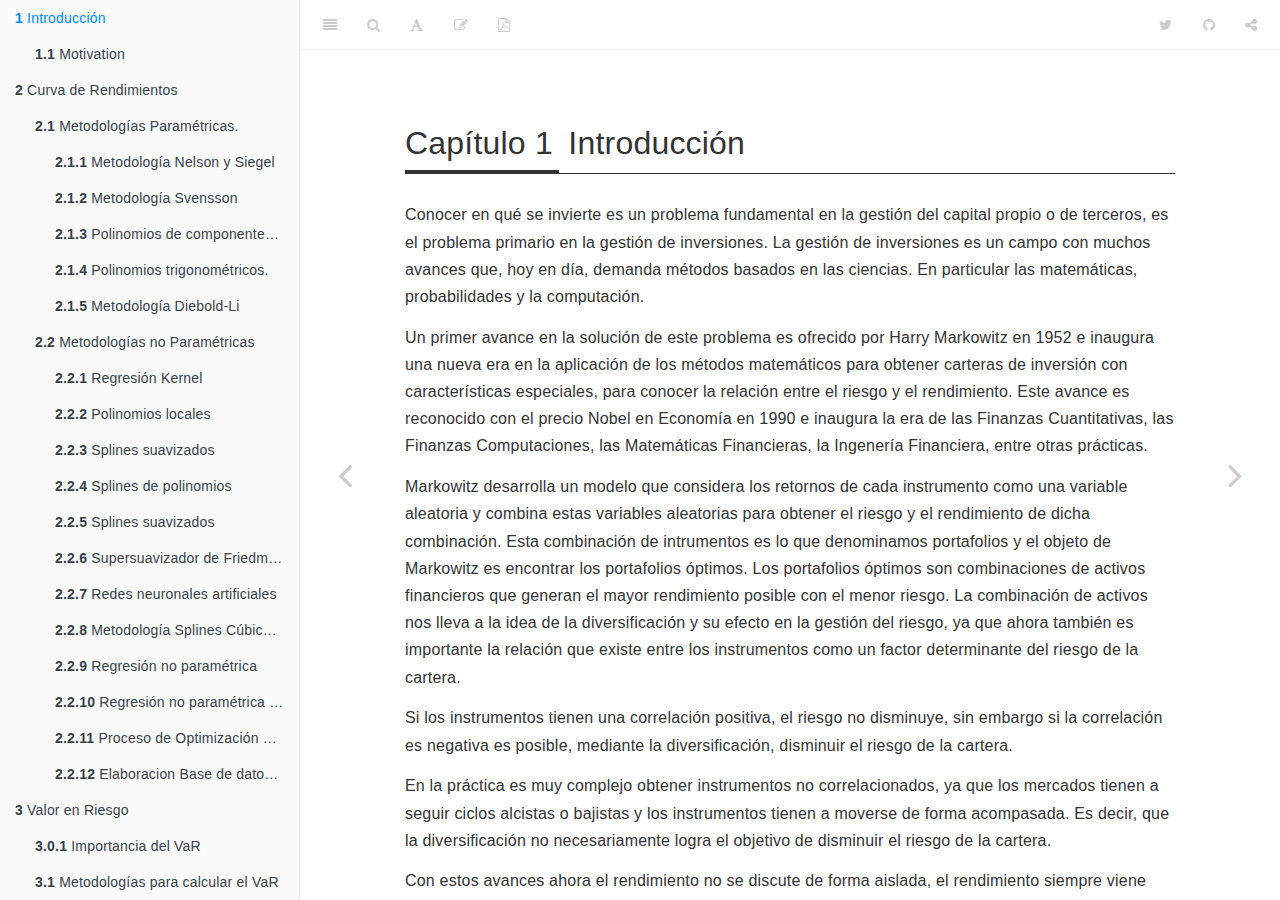
<file: docs/introduccion.html>
<!DOCTYPE html>
<html >

<head>

  <meta charset="UTF-8">
  <meta http-equiv="X-UA-Compatible" content="IE=edge">
  <title>Capítulo 1 Introducción | Riesgo de Mercado</title>
  <meta name="description" content="Capítulo 1 Introducción | Riesgo de Mercado>
  <meta name="generator" content="bookdown  and GitBook 2.6.7">

  <meta property="og:title" content="Capítulo 1 Introducción | Riesgo de Mercado />
  <meta property="og:type" content="book" />
  <meta property="og:url" content="http://synergy.vision/Riesgo-de-Mercado/" />
  <meta property="og:image" content="http://synergy.vision/Riesgo-de-Mercado/images/cover.png" />
  
  <meta name="github-repo" content="synergyvision/Riesgo-de-Mercado/" />

  <meta name="twitter:card" content="summary" />
  <meta name="twitter:title" content="Capítulo 1 Introducción | Riesgo de Mercado />
  
  
  <meta name="twitter:image" content="http://synergy.vision/Riesgo-de-Mercado/images/cover.png" />

<meta name="author" content="Synergy Vision">


<meta name="date" content="2019-09-26">

  <meta name="viewport" content="width=device-width, initial-scale=1">
  <meta name="apple-mobile-web-app-capable" content="yes">
  <meta name="apple-mobile-web-app-status-bar-style" content="black">
  
  
<link rel="prev" href="acerca-del-autor.html">
<link rel="next" href="curva-de-rendimientos.html">
<script src="libs/jquery/jquery.min.js"></script>
<link href="libs/gitbook/css/style.css" rel="stylesheet" />
<link href="libs/gitbook/css/plugin-table.css" rel="stylesheet" />
<link href="libs/gitbook/css/plugin-bookdown.css" rel="stylesheet" />
<link href="libs/gitbook/css/plugin-highlight.css" rel="stylesheet" />
<link href="libs/gitbook/css/plugin-search.css" rel="stylesheet" />
<link href="libs/gitbook/css/plugin-fontsettings.css" rel="stylesheet" />







<script src="https://cdn.datacamp.com/datacamp-light-latest.min.js"></script>


<style type="text/css">
code.sourceCode > span { display: inline-block; line-height: 1.25; }
code.sourceCode > span { color: inherit; text-decoration: inherit; }
code.sourceCode > span:empty { height: 1.2em; }
.sourceCode { overflow: visible; }
code.sourceCode { white-space: pre; position: relative; }
div.sourceCode { margin: 1em 0; }
pre.sourceCode { margin: 0; }
@media screen {
div.sourceCode { overflow: auto; }
}
@media print {
code.sourceCode { white-space: pre-wrap; }
code.sourceCode > span { text-indent: -5em; padding-left: 5em; }
}
pre.numberSource code
  { counter-reset: source-line 0; }
pre.numberSource code > span
  { position: relative; left: -4em; counter-increment: source-line; }
pre.numberSource code > span > a:first-child::before
  { content: counter(source-line);
    position: relative; left: -1em; text-align: right; vertical-align: baseline;
    border: none; display: inline-block;
    -webkit-touch-callout: none; -webkit-user-select: none;
    -khtml-user-select: none; -moz-user-select: none;
    -ms-user-select: none; user-select: none;
    padding: 0 4px; width: 4em;
    color: #aaaaaa;
  }
pre.numberSource { margin-left: 3em; border-left: 1px solid #aaaaaa;  padding-left: 4px; }
div.sourceCode
  {   }
@media screen {
code.sourceCode > span > a:first-child::before { text-decoration: underline; }
}
code span.al { color: #ff0000; font-weight: bold; } /* Alert */
code span.an { color: #60a0b0; font-weight: bold; font-style: italic; } /* Annotation */
code span.at { color: #7d9029; } /* Attribute */
code span.bn { color: #40a070; } /* BaseN */
code span.bu { } /* BuiltIn */
code span.cf { color: #007020; font-weight: bold; } /* ControlFlow */
code span.ch { color: #4070a0; } /* Char */
code span.cn { color: #880000; } /* Constant */
code span.co { color: #60a0b0; font-style: italic; } /* Comment */
code span.cv { color: #60a0b0; font-weight: bold; font-style: italic; } /* CommentVar */
code span.do { color: #ba2121; font-style: italic; } /* Documentation */
code span.dt { color: #902000; } /* DataType */
code span.dv { color: #40a070; } /* DecVal */
code span.er { color: #ff0000; font-weight: bold; } /* Error */
code span.ex { } /* Extension */
code span.fl { color: #40a070; } /* Float */
code span.fu { color: #06287e; } /* Function */
code span.im { } /* Import */
code span.in { color: #60a0b0; font-weight: bold; font-style: italic; } /* Information */
code span.kw { color: #007020; font-weight: bold; } /* Keyword */
code span.op { color: #666666; } /* Operator */
code span.ot { color: #007020; } /* Other */
code span.pp { color: #bc7a00; } /* Preprocessor */
code span.sc { color: #4070a0; } /* SpecialChar */
code span.ss { color: #bb6688; } /* SpecialString */
code span.st { color: #4070a0; } /* String */
code span.va { color: #19177c; } /* Variable */
code span.vs { color: #4070a0; } /* VerbatimString */
code span.wa { color: #60a0b0; font-weight: bold; font-style: italic; } /* Warning */
</style>

<link rel="stylesheet" href="css/style.css" type="text/css" />
</head>

<body>



  <div class="book without-animation with-summary font-size-2 font-family-1" data-basepath=".">

    <div class="book-summary">
      <nav role="navigation">

<ul class="summary">
<li><a href="./"><img src="images/logovision-black.png" width="160"></img></a></li>

<li class="divider"></li>
<li class="chapter" data-level="" data-path="index.html"><a href="index.html"><i class="fa fa-check"></i>Prefacio</a><ul>
<li class="chapter" data-level="" data-path="index.html"><a href="index.html#por-que-leer-este-libro"><i class="fa fa-check"></i>¿Por qué leer este libro?</a></li>
<li class="chapter" data-level="" data-path="index.html"><a href="index.html#estructura-del-libro"><i class="fa fa-check"></i>Estructura del libro</a></li>
<li class="chapter" data-level="" data-path="index.html"><a href="index.html#informacion-sobre-los-programas-y-convenciones"><i class="fa fa-check"></i>Información sobre los programas y convenciones</a></li>
<li class="chapter" data-level="" data-path="index.html"><a href="index.html#practicas-interactivas-con-r"><i class="fa fa-check"></i>Prácticas interactivas con R</a></li>
<li class="chapter" data-level="" data-path="index.html"><a href="index.html#agradecimientos"><i class="fa fa-check"></i>Agradecimientos</a></li>
</ul></li>
<li class="chapter" data-level="" data-path="acerca-del-autor.html"><a href="acerca-del-autor.html"><i class="fa fa-check"></i>Acerca del Autor</a></li>
<li class="chapter" data-level="1" data-path="introduccion.html"><a href="introduccion.html"><i class="fa fa-check"></i><b>1</b> Introducción</a><ul>
<li class="chapter" data-level="1.1" data-path="introduccion.html"><a href="introduccion.html#motivation"><i class="fa fa-check"></i><b>1.1</b> Motivation</a></li>
</ul></li>
<li class="chapter" data-level="2" data-path="curva-de-rendimientos.html"><a href="curva-de-rendimientos.html"><i class="fa fa-check"></i><b>2</b> Curva de Rendimientos</a><ul>
<li class="chapter" data-level="2.1" data-path="curva-de-rendimientos.html"><a href="curva-de-rendimientos.html#metodologias-parametricas."><i class="fa fa-check"></i><b>2.1</b> Metodologías Paramétricas.</a><ul>
<li class="chapter" data-level="2.1.1" data-path="curva-de-rendimientos.html"><a href="curva-de-rendimientos.html#metodologia-nelson-y-siegel"><i class="fa fa-check"></i><b>2.1.1</b> Metodología Nelson y Siegel</a></li>
<li class="chapter" data-level="2.1.2" data-path="curva-de-rendimientos.html"><a href="curva-de-rendimientos.html#metodologia-svensson"><i class="fa fa-check"></i><b>2.1.2</b> Metodología Svensson</a></li>
<li class="chapter" data-level="2.1.3" data-path="curva-de-rendimientos.html"><a href="curva-de-rendimientos.html#polinomios-de-componentes-principales."><i class="fa fa-check"></i><b>2.1.3</b> Polinomios de componentes principales.</a></li>
<li class="chapter" data-level="2.1.4" data-path="curva-de-rendimientos.html"><a href="curva-de-rendimientos.html#polinomios-trigonometricos."><i class="fa fa-check"></i><b>2.1.4</b> Polinomios trigonométricos.</a></li>
<li class="chapter" data-level="2.1.5" data-path="curva-de-rendimientos.html"><a href="curva-de-rendimientos.html#metodologia-diebold-li"><i class="fa fa-check"></i><b>2.1.5</b> Metodología Diebold-Li</a></li>
</ul></li>
<li class="chapter" data-level="2.2" data-path="curva-de-rendimientos.html"><a href="curva-de-rendimientos.html#metodologias-no-parametricas"><i class="fa fa-check"></i><b>2.2</b> Metodologías no Paramétricas</a><ul>
<li class="chapter" data-level="2.2.1" data-path="curva-de-rendimientos.html"><a href="curva-de-rendimientos.html#regresion-kernel"><i class="fa fa-check"></i><b>2.2.1</b> Regresión Kernel</a></li>
<li class="chapter" data-level="2.2.2" data-path="curva-de-rendimientos.html"><a href="curva-de-rendimientos.html#polinomios-locales"><i class="fa fa-check"></i><b>2.2.2</b> Polinomios locales</a></li>
<li class="chapter" data-level="2.2.3" data-path="curva-de-rendimientos.html"><a href="curva-de-rendimientos.html#splines-suavizados"><i class="fa fa-check"></i><b>2.2.3</b> Splines suavizados</a></li>
<li class="chapter" data-level="2.2.4" data-path="curva-de-rendimientos.html"><a href="curva-de-rendimientos.html#splines-de-polinomios"><i class="fa fa-check"></i><b>2.2.4</b> Splines de polinomios</a></li>
<li class="chapter" data-level="2.2.5" data-path="curva-de-rendimientos.html"><a href="curva-de-rendimientos.html#splines-suavizados-1"><i class="fa fa-check"></i><b>2.2.5</b> Splines suavizados</a></li>
<li class="chapter" data-level="2.2.6" data-path="curva-de-rendimientos.html"><a href="curva-de-rendimientos.html#supersuavizador-de-friedmann"><i class="fa fa-check"></i><b>2.2.6</b> Supersuavizador de Friedmann</a></li>
<li class="chapter" data-level="2.2.7" data-path="curva-de-rendimientos.html"><a href="curva-de-rendimientos.html#redes-neuronales-artificiales"><i class="fa fa-check"></i><b>2.2.7</b> Redes neuronales artificiales</a></li>
<li class="chapter" data-level="2.2.8" data-path="curva-de-rendimientos.html"><a href="curva-de-rendimientos.html#metodologia-splines-cubicos-de-suavizado"><i class="fa fa-check"></i><b>2.2.8</b> Metodología Splines Cúbicos de Suavizado</a></li>
<li class="chapter" data-level="2.2.9" data-path="curva-de-rendimientos.html"><a href="curva-de-rendimientos.html#regresion-no-parametrica"><i class="fa fa-check"></i><b>2.2.9</b> Regresión no paramétrica</a></li>
<li class="chapter" data-level="2.2.10" data-path="curva-de-rendimientos.html"><a href="curva-de-rendimientos.html#regresion-no-parametrica-mediante-splines-de-suavizado"><i class="fa fa-check"></i><b>2.2.10</b> Regresión no paramétrica mediante splines de suavizado</a></li>
<li class="chapter" data-level="2.2.11" data-path="curva-de-rendimientos.html"><a href="curva-de-rendimientos.html#proceso-de-optimizacion-de-nelson-y-siegel-y-svensson"><i class="fa fa-check"></i><b>2.2.11</b> Proceso de Optimización de Nelson y Siegel y Svensson</a></li>
<li class="chapter" data-level="2.2.12" data-path="curva-de-rendimientos.html"><a href="curva-de-rendimientos.html#elaboracion-base-de-datos-para-la-metodologia-splines-y-diebold-li"><i class="fa fa-check"></i><b>2.2.12</b> Elaboracion Base de datos para la metodología Splines y Diebold-Li</a></li>
</ul></li>
</ul></li>
<li class="chapter" data-level="3" data-path="valor-en-riesgo.html"><a href="valor-en-riesgo.html"><i class="fa fa-check"></i><b>3</b> Valor en Riesgo</a><ul>
<li class="chapter" data-level="3.0.1" data-path="valor-en-riesgo.html"><a href="valor-en-riesgo.html#importancia-del-var"><i class="fa fa-check"></i><b>3.0.1</b> Importancia del VaR</a></li>
<li class="chapter" data-level="3.1" data-path="valor-en-riesgo.html"><a href="valor-en-riesgo.html#metodologias-para-calcular-el-var"><i class="fa fa-check"></i><b>3.1</b> Metodologías para calcular el VaR</a></li>
<li class="chapter" data-level="3.2" data-path="valor-en-riesgo.html"><a href="valor-en-riesgo.html#var-simulacion-historica"><i class="fa fa-check"></i><b>3.2</b> VaR Simulación Histórica</a></li>
<li class="chapter" data-level="3.3" data-path="valor-en-riesgo.html"><a href="valor-en-riesgo.html#var-simulacion-montecarlo"><i class="fa fa-check"></i><b>3.3</b> VaR Simulación MonteCarlo</a><ul>
<li class="chapter" data-level="3.3.1" data-path="valor-en-riesgo.html"><a href="valor-en-riesgo.html#origenes"><i class="fa fa-check"></i><b>3.3.1</b> Origenes</a></li>
<li class="chapter" data-level="3.3.2" data-path="valor-en-riesgo.html"><a href="valor-en-riesgo.html#definicion"><i class="fa fa-check"></i><b>3.3.2</b> Definición</a></li>
</ul></li>
<li class="chapter" data-level="3.4" data-path="valor-en-riesgo.html"><a href="valor-en-riesgo.html#limitaciones-del-var"><i class="fa fa-check"></i><b>3.4</b> Limitaciones del VaR</a></li>
</ul></li>
<li class="chapter" data-level="4" data-path="backtesting.html"><a href="backtesting.html"><i class="fa fa-check"></i><b>4</b> Backtesting</a><ul>
<li class="chapter" data-level="4.1" data-path="backtesting.html"><a href="backtesting.html#definicion-1"><i class="fa fa-check"></i><b>4.1</b> Definición</a></li>
<li class="chapter" data-level="4.2" data-path="backtesting.html"><a href="backtesting.html#prueba-de-kupiec"><i class="fa fa-check"></i><b>4.2</b> Prueba de Kupiec</a></li>
<li class="chapter" data-level="4.3" data-path="backtesting.html"><a href="backtesting.html#test-de-prueba-mixta-de-kupiec-haas"><i class="fa fa-check"></i><b>4.3</b> Test de Prueba Mixta de Kupiec (Haas)</a></li>
<li class="chapter" data-level="4.4" data-path="backtesting.html"><a href="backtesting.html#marco-de-referencia-comite-de-basilea-1996."><i class="fa fa-check"></i><b>4.4</b> Marco de referencia Comité de Basilea (1996).</a></li>
</ul></li>
<li class="chapter" data-level="5" data-path="pruebas-de-estres.html"><a href="pruebas-de-estres.html"><i class="fa fa-check"></i><b>5</b> Pruebas de Estrés</a><ul>
<li class="chapter" data-level="5.1" data-path="pruebas-de-estres.html"><a href="pruebas-de-estres.html#definicion-2"><i class="fa fa-check"></i><b>5.1</b> Definición</a></li>
<li class="chapter" data-level="5.2" data-path="pruebas-de-estres.html"><a href="pruebas-de-estres.html#utilidad"><i class="fa fa-check"></i><b>5.2</b> Utilidad</a></li>
</ul></li>
<li class="chapter" data-level="6" data-path="manual-de-usuario.html"><a href="manual-de-usuario.html"><i class="fa fa-check"></i><b>6</b> Manual de Usuario</a><ul>
<li class="chapter" data-level="6.1" data-path="manual-de-usuario.html"><a href="manual-de-usuario.html#curva-de-rendimientos-1"><i class="fa fa-check"></i><b>6.1</b> Curva de Rendimientos</a><ul>
<li class="chapter" data-level="6.1.1" data-path="manual-de-usuario.html"><a href="manual-de-usuario.html#curva-de-rendimientos-individual"><i class="fa fa-check"></i><b>6.1.1</b> Curva de rendimientos individual</a></li>
<li class="chapter" data-level="6.1.2" data-path="manual-de-usuario.html"><a href="manual-de-usuario.html#datos"><i class="fa fa-check"></i><b>6.1.2</b> Datos</a></li>
<li class="chapter" data-level="6.1.3" data-path="manual-de-usuario.html"><a href="manual-de-usuario.html#metodologia-nelson-y-siegel-1"><i class="fa fa-check"></i><b>6.1.3</b> Metodología Nelson y Siegel</a></li>
<li class="chapter" data-level="6.1.4" data-path="manual-de-usuario.html"><a href="manual-de-usuario.html#metodologia-svensson-1"><i class="fa fa-check"></i><b>6.1.4</b> Metodología Svensson</a></li>
<li class="chapter" data-level="6.1.5" data-path="manual-de-usuario.html"><a href="manual-de-usuario.html#metodologia-diebold-li-1"><i class="fa fa-check"></i><b>6.1.5</b> Metodología Diebold-Li</a></li>
<li class="chapter" data-level="6.1.6" data-path="manual-de-usuario.html"><a href="manual-de-usuario.html#metodologia-splines"><i class="fa fa-check"></i><b>6.1.6</b> Metodología Splines</a></li>
<li class="chapter" data-level="6.1.7" data-path="manual-de-usuario.html"><a href="manual-de-usuario.html#curva-de-rendimientos-comparativo"><i class="fa fa-check"></i><b>6.1.7</b> Curva de rendimientos comparativo</a></li>
<li class="chapter" data-level="6.1.8" data-path="manual-de-usuario.html"><a href="manual-de-usuario.html#metodologias"><i class="fa fa-check"></i><b>6.1.8</b> Metodologías</a></li>
<li class="chapter" data-level="6.1.9" data-path="manual-de-usuario.html"><a href="manual-de-usuario.html#precios-estimados"><i class="fa fa-check"></i><b>6.1.9</b> Precios Estimados</a></li>
<li class="chapter" data-level="6.1.10" data-path="manual-de-usuario.html"><a href="manual-de-usuario.html#curvas"><i class="fa fa-check"></i><b>6.1.10</b> Curvas</a></li>
</ul></li>
<li class="chapter" data-level="6.2" data-path="manual-de-usuario.html"><a href="manual-de-usuario.html#valor-en-riesgo-1"><i class="fa fa-check"></i><b>6.2</b> Valor en Riesgo</a><ul>
<li class="chapter" data-level="6.2.1" data-path="manual-de-usuario.html"><a href="manual-de-usuario.html#datos-1"><i class="fa fa-check"></i><b>6.2.1</b> Datos</a></li>
<li class="chapter" data-level="6.2.2" data-path="manual-de-usuario.html"><a href="manual-de-usuario.html#distribucion"><i class="fa fa-check"></i><b>6.2.2</b> Distribución</a></li>
<li class="chapter" data-level="6.2.3" data-path="manual-de-usuario.html"><a href="manual-de-usuario.html#var"><i class="fa fa-check"></i><b>6.2.3</b> VaR</a></li>
<li class="chapter" data-level="6.2.4" data-path="manual-de-usuario.html"><a href="manual-de-usuario.html#graficos"><i class="fa fa-check"></i><b>6.2.4</b> Gráficos</a></li>
<li class="chapter" data-level="6.2.5" data-path="manual-de-usuario.html"><a href="manual-de-usuario.html#historicos"><i class="fa fa-check"></i><b>6.2.5</b> Históricos</a></li>
</ul></li>
<li class="chapter" data-level="6.3" data-path="manual-de-usuario.html"><a href="manual-de-usuario.html#backtesting-1"><i class="fa fa-check"></i><b>6.3</b> Backtesting</a><ul>
<li class="chapter" data-level="6.3.1" data-path="manual-de-usuario.html"><a href="manual-de-usuario.html#datos-2"><i class="fa fa-check"></i><b>6.3.1</b> Datos</a></li>
<li class="chapter" data-level="6.3.2" data-path="manual-de-usuario.html"><a href="manual-de-usuario.html#resultados"><i class="fa fa-check"></i><b>6.3.2</b> Resultados</a></li>
</ul></li>
<li class="chapter" data-level="6.4" data-path="manual-de-usuario.html"><a href="manual-de-usuario.html#valoracion"><i class="fa fa-check"></i><b>6.4</b> Valoración</a><ul>
<li class="chapter" data-level="6.4.1" data-path="manual-de-usuario.html"><a href="manual-de-usuario.html#datos-3"><i class="fa fa-check"></i><b>6.4.1</b> Datos</a></li>
<li class="chapter" data-level="6.4.2" data-path="manual-de-usuario.html"><a href="manual-de-usuario.html#resultados-1"><i class="fa fa-check"></i><b>6.4.2</b> Resultados</a></li>
<li class="chapter" data-level="6.4.3" data-path="manual-de-usuario.html"><a href="manual-de-usuario.html#resultados-prueba-de-estres"><i class="fa fa-check"></i><b>6.4.3</b> Resultados prueba de estrés</a></li>
</ul></li>
</ul></li>
<li class="appendix"><span><b>Apéndice</b></span></li>
<li class="chapter" data-level="A" data-path="software-tools.html"><a href="software-tools.html"><i class="fa fa-check"></i><b>A</b> Software Tools</a><ul>
<li class="chapter" data-level="A.1" data-path="software-tools.html"><a href="software-tools.html#r-and-r-packages"><i class="fa fa-check"></i><b>A.1</b> R and R packages</a></li>
<li class="chapter" data-level="A.2" data-path="software-tools.html"><a href="software-tools.html#pandoc"><i class="fa fa-check"></i><b>A.2</b> Pandoc</a></li>
<li class="chapter" data-level="A.3" data-path="software-tools.html"><a href="software-tools.html#latex"><i class="fa fa-check"></i><b>A.3</b> LaTeX</a></li>
</ul></li>
<li class="chapter" data-level="" data-path="referencias.html"><a href="referencias.html"><i class="fa fa-check"></i>Referencias</a></li>
<li class="divider"></li>
<li><a href="https://bookdown.org" target="blank">Publicado con bookdown</a></li>

</ul>

      </nav>
    </div>

    <div class="book-body">
      <div class="body-inner">
        <div class="book-header" role="navigation">
          <h1>
            <i class="fa fa-circle-o-notch fa-spin"></i><a href="./">Riesgo de Mercado</a>
          </h1>
        </div>

        <div class="page-wrapper" tabindex="-1" role="main">
          <div class="page-inner">

            <section class="normal" id="section-">
<div id="introduccion" class="section level1">
<h1><span class="header-section-number">Capítulo 1</span> Introducción</h1>
<p>Conocer en qué se invierte es un problema fundamental en la gestión del capital propio o de terceros, es el problema primario en la gestión de inversiones. La gestión de inversiones es un campo con muchos avances que, hoy en día, demanda métodos basados en las ciencias. En particular las matemáticas, probabilidades y la computación.</p>
<p>Un primer avance en la solución de este problema es ofrecido por Harry Markowitz en 1952 e inaugura una nueva era en la aplicación de los métodos matemáticos para obtener carteras de inversión con características especiales, para conocer la relación entre el riesgo y el rendimiento. Este avance es reconocido con el precio Nobel en Economía en 1990 e inaugura la era de las Finanzas Cuantitativas, las Finanzas Computaciones, las Matemáticas Financieras, la Ingenería Financiera, entre otras prácticas.</p>
<p>Markowitz desarrolla un modelo que considera los retornos de cada instrumento como una variable aleatoria y combina estas variables aleatorias para obtener el riesgo y el rendimiento de dicha combinación. Esta combinación de intrumentos es lo que denominamos portafolios y el objeto de Markowitz es encontrar los portafolios óptimos. Los portafolios óptimos son combinaciones de activos financieros que generan el mayor rendimiento posible con el menor riesgo. La combinación de activos nos lleva a la idea de la diversificación y su efecto en la gestión del riesgo, ya que ahora también es importante la relación que existe entre los instrumentos como un factor determinante del riesgo de la cartera.</p>
<p>Si los instrumentos tienen una correlación positiva, el riesgo no disminuye, sin embargo si la correlación es negativa es posible, mediante la diversificación, disminuir el riesgo de la cartera.</p>
<p>En la práctica es muy complejo obtener instrumentos no correlacionados, ya que los mercados tienen a seguir ciclos alcistas o bajistas y los instrumentos tienen a moverse de forma acompasada. Es decir, que la diversificación no necesariamente logra el objetivo de disminuir el riesgo de la cartera.</p>
<p>Con estos avances ahora el rendimiento no se discute de forma aislada, el rendimiento siempre viene acompañado del riesgo y ahora la selección del inversionista debe considerar ambas variables para tomar su decisión. Este terreno es un campo con muchos avances ya que se aplican diversos métodos de optimización, de simulación o de medición del riesgo para conseguir las carteras que cumplen con la mejor relación para el inversionista.</p>
<p>Este trabajo pretende abordar el campo de la distribución del capital en activos financieros que cumplen con ciertas condiciones partiendo de los datos disponibles. En este trabajo partiremos de la historia de los instrumentos para obtener sus características y conformar portafolios óptimos de acuerdo a la metodología de Markowitz. Adicionalmente se desarrollarán herramientas para facilitar el procesamiento de los datos y obtener dichos portafolios.</p>
<div id="motivation" class="section level2">
<h2><span class="header-section-number">1.1</span> Motivation</h2>
<p>La historia reciente de los mercados, se caracteriza por la presencia de varias burbujas o grandes choques en los mercados. En el mercado americano, iniciemos desde 1999-2000 con la burbuja de las empresas tecnológicas que surgen con el auge de Internet y tienen como objetivo el desarrollo de la nueva economía virtual, hoy día es evidente que Amazon y Google son las grandes empresas que capitalizaron gran parte del potencial, el gran impacto generado por la caida de las Torres Gemelas en Septiembre del 2001 y luego la gran crisis inmobiliaria durante el 2007-2008 de la cual se ha recuperado apenas en 2015-2016. Hoy de nuevo, en el año 2017, estamos en presencia de un mercado alcista que alcanza nuevo territorio, ha alcanzado nuevos altos históricos y es inevitable la pregunta: ¿Estamos en presencia de una nueva burbuja?. Esta pregunta no tiene el objetivo de predecir que el mercado va a caer en algún momento, de hecho lo normal es que lo haga, el mercado cumple ciclos contínuamente y no tiene nada de innovador señalar que va a caer cuando hace altos históricos. El mercado se mueve en ondas. Lo que nos interesa de esta dinámica es cómo construir carteras de inversión que puedan sobrevivir estos choques, estos mercados bajistas y al mismo tiempo aprovechar al máximo los mercados alcistas.</p>
<p>Desde 1952 y más notablemente desde 1990 que recibe el premio Nobel de Economía, Harry Markowitz es señalado como el padre de la Teoría Moderna de Portafolio. Su objetivo es definir una metodología que partiendo de un grupo de activos, se generan las carteras eficientes. Mucho ha ocurrido desde que la Economía reconoce como un área de desarrollo la aplicación de los modelos Matemáticos para ofrecer luz sobre la dedicación óptima del capital.</p>
<p>Este reconocimiento al aporte de la ciencia en la Economía genera dos grandes líneas de trabajo que intenta responder dos preguntas fundamentales: ¿Dónde coloco el capital y en qué cantidad? y ¿Cuál es el precio de un activo financiero?. Este trabajo elabora sobre la primera pregunta. La segunda pregunta tiene que ver con el trabajo de Black, Scholes y Merton sobre la Valoración de opciones y derivados financieros, que también reciben el premio Nobel de Economía en 1997, apenas hace 20 años. Esta línea de trabajo donde se conjugan varias disciplinas como las Finanzas, Matemáticas, Estadística y más recientemente la Computación, genera un nuevo sector de Analistas Financieros Multidisciplinados que denominaremos Científicos de Datos Financieros.</p>
<p>La demanda principal a estos analistas consiste en partir de los datos y generar inferencias sobre los mismos aplicando la ciencia y la tecnología. Gran parte del trabajo de Markowitz ha sido la aplicación de métodos de optimización de portafolios con el uso de las computadoras y asistido por sistemas.</p>
<p>Las grandes burbujas y choques al mercado generan una gran preocupación sobre la gestión apropiada del riesgo y al mismo tiempo un entendimiento de la relación entre el riesgo que se asume y los beneficios posibles. El rendimiento es el resultado de una inversión después de un período de tiempo específico, podemos ganar o perder cuando realizamos una inversión, entonces el rendimiento es la variación (porcentual) del valor de un activo financiero en un período de tiempo. La variación del valor en términos absolutos es la ganancia o pérdida en valor monetario. Por otra parte el riesgo, en este caso, se puede definir como el grado de variabilidad de dicho rendimiento, esta es la medida propuesta por Markowitz y más recientemente han surgido nuevas medidas como el Valor en Riesgo (VaR) o el VaR Condicional (CVaR).</p>
<p>Usualmente para rendimientos iguales, en teoría, y de acuerdo a la teoría de decisiones racionales bajo incertidumbre, un inversionista debería preferir la inversión con menor riesgo y por otra parte para riesgos iguales, en general, deberíamos preferir la inversión de mayor rendimiento.</p>
<p>En este trabajo vamos a concentrarnos en la primera pregunta y nos basaremos en las aspiraciones del inversionista para conocer cuales instrumentos pueden formar parte de la cartera y en qué cantidad son requeridos para alcanzar un objetivo de inversión que combina la medida de rentabilidad y la medida de riesgo.</p>
<p>Los gerentes e inversionistas se enfrentan a situaciones donde deben escoger entre distintas alternativas de inversión basándose en estas dos variables principales, a saber, el rendimiento y el riesgo. Las preguntas son diversas y típicas como por ejemplo:</p>

<p>El problema fundamental es encontrar el balance adecuado entre un grupo de activos para alcanzar el máximo rendimiento con el mínimo riesgo.</p>
<p>Debido a los ciclos y choques que reciben los mercados, el mundo de hoy está retado a trabajar en un ambiente donde la incertidumbre sobre el desempeño de las inversiones es un hecho palpable y sin embargo desde el punto de vista de los inversionistas o accionistas es necesario ofrecer proyecciones de desempeño que si no se cumplen generan un cuestionamiento sobre el profesionalismo de los gerentes del portafolio o de productos.</p>
<p>Esto nos lleva a la valoración del riesgo debido a la incertidumbre inherente a los instrumentos de inversión, inclusive a nivel regulatorio la evaluación del riesgo con métodos más rigurosos ya empieza a ser necesario.</p>
<p>El trabajo de tesis consiste en la investigación documental del estado del arte en la conformación de portafolios de inversión y la aplicación de sus métodos, partiendo del trabajo de Harry Markowitz como base, con el objetivo de entender el desempeño de estas carteras en cada burbuja o choque que han recibido los mercado y además comparar algunas combinaciones de medidas de riesgo y rendimiento. Adicionalmente vamos a continuar la construcción de una aplicación Web interactiva para aplicar los métodos y valernos lo más posible de las diversas librerías construidas en R para este fin.</p>


</div>
</div>
<script>
(function(i,s,o,g,r,a,m){i['GoogleAnalyticsObject']=r;i[r]=i[r]||function(){
(i[r].q=i[r].q||[]).push(arguments)},i[r].l=1*new Date();a=s.createElement(o),m=s.getElementsByTagName(o)[0];a.async=1;a.src=g;m.parentNode.insertBefore(a,m)})(window,document,'script','https://www.google-analytics.com/analytics.js','ga');
ga('create', 'UA-78759535-1', 'auto');
ga('send', 'pageview');  
</script>
            </section>

          </div>
        </div>
      </div>
<a href="acerca-del-autor.html" class="navigation navigation-prev " aria-label="Previous page"><i class="fa fa-angle-left"></i></a>
<a href="curva-de-rendimientos.html" class="navigation navigation-next " aria-label="Next page"><i class="fa fa-angle-right"></i></a>
    </div>
  </div>
<script src="libs/gitbook/js/app.min.js"></script>
<script src="libs/gitbook/js/lunr.js"></script>
<script src="libs/gitbook/js/plugin-search.js"></script>
<script src="libs/gitbook/js/plugin-sharing.js"></script>
<script src="libs/gitbook/js/plugin-fontsettings.js"></script>
<script src="libs/gitbook/js/plugin-bookdown.js"></script>
<script src="libs/gitbook/js/jquery.highlight.js"></script>
<script>
gitbook.require(["gitbook"], function(gitbook) {
gitbook.start({
"sharing": {
"github": true,
"facebook": false,
"twitter": true,
"google": false,
"linkedin": false,
"weibo": false,
"instapaper": false,
"vk": false,
"all": ["facebook", "google", "twitter", "linkedin", "weibo", "instapaper"]
},
"fontsettings": {
"theme": "white",
"family": "sans",
"size": 2
},
"edit": {
"link": "https://github.com/synergyvision/Teoria-de-Portafolio/edit/master/bookdown/010-introduction.Rmd",
"text": "Edit"
},
"history": {
"link": null,
"text": null
},
"download": ["Riesgo-de-Mercado.pdf"],
"toc": {
"collapse": "none"
}
});
});
</script>

<!-- dynamically load mathjax for compatibility with self-contained -->
<script>
  (function () {
    var script = document.createElement("script");
    script.type = "text/javascript";
    var src = "true";
    if (src === "" || src === "true") src = "https://mathjax.rstudio.com/latest/MathJax.js?config=TeX-MML-AM_CHTML";
    if (location.protocol !== "file:" && /^https?:/.test(src))
      src = src.replace(/^https?:/, '');
    script.src = src;
    document.getElementsByTagName("head")[0].appendChild(script);
  })();
</script>
</body>

</html>
</file>
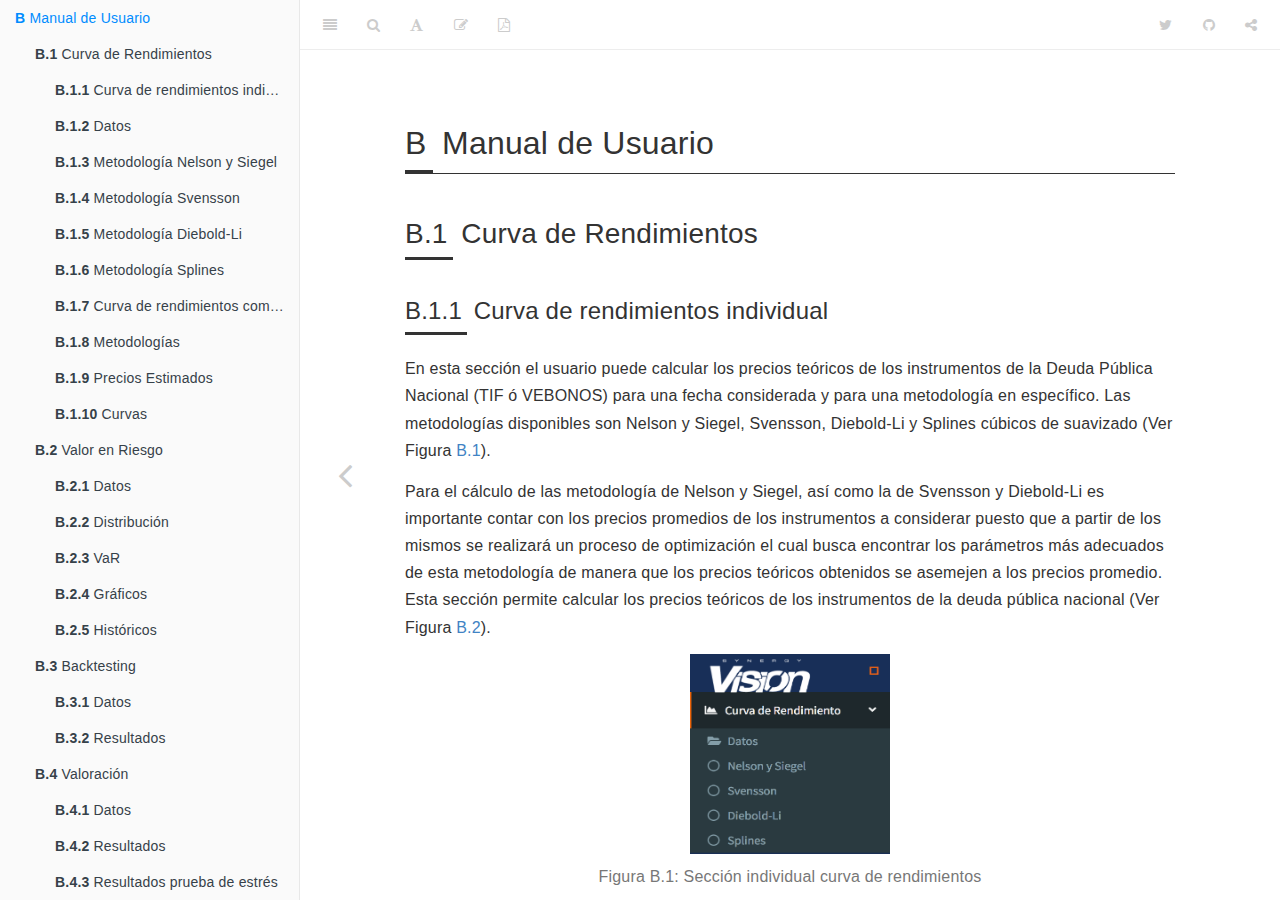
<file: docs/manual-de-usuario-1.html>
<!DOCTYPE html>
<html >

<head>

  <meta charset="UTF-8">
  <meta http-equiv="X-UA-Compatible" content="IE=edge">
  <title>B Manual de Usuario | Riesgo de Mercado</title>
  <meta name="description" content="B Manual de Usuario | Riesgo de Mercado>
  <meta name="generator" content="bookdown  and GitBook 2.6.7">

  <meta property="og:title" content="B Manual de Usuario | Riesgo de Mercado />
  <meta property="og:type" content="book" />
  <meta property="og:url" content="http://synergy.vision/Riesgo-de-Mercado/" />
  <meta property="og:image" content="http://synergy.vision/Riesgo-de-Mercado/images/cover.png" />
  
  <meta name="github-repo" content="synergyvision/Riesgo-de-Mercado/" />

  <meta name="twitter:card" content="summary" />
  <meta name="twitter:title" content="B Manual de Usuario | Riesgo de Mercado />
  
  
  <meta name="twitter:image" content="http://synergy.vision/Riesgo-de-Mercado/images/cover.png" />

<meta name="author" content="Synergy Vision">


<meta name="date" content="2019-09-26">

  <meta name="viewport" content="width=device-width, initial-scale=1">
  <meta name="apple-mobile-web-app-capable" content="yes">
  <meta name="apple-mobile-web-app-status-bar-style" content="black">
  
  
<link rel="prev" href="software-tools.html">

<script src="libs/jquery-2.2.3/jquery.min.js"></script>
<link href="libs/gitbook-2.6.7/css/style.css" rel="stylesheet" />
<link href="libs/gitbook-2.6.7/css/plugin-table.css" rel="stylesheet" />
<link href="libs/gitbook-2.6.7/css/plugin-bookdown.css" rel="stylesheet" />
<link href="libs/gitbook-2.6.7/css/plugin-highlight.css" rel="stylesheet" />
<link href="libs/gitbook-2.6.7/css/plugin-search.css" rel="stylesheet" />
<link href="libs/gitbook-2.6.7/css/plugin-fontsettings.css" rel="stylesheet" />







<script src="https://cdn.datacamp.com/datacamp-light-latest.min.js"></script>



<link rel="stylesheet" href="css/style.css" type="text/css" />
</head>

<body>



  <div class="book without-animation with-summary font-size-2 font-family-1" data-basepath=".">

    <div class="book-summary">
      <nav role="navigation">

<ul class="summary">
<li><a href="./"><img src="images/logovision-black.png" width="160"></img></a></li>

<li class="divider"></li>
<li class="chapter" data-level="" data-path="index.html"><a href="index.html"><i class="fa fa-check"></i>Prefacio</a><ul>
<li class="chapter" data-level="" data-path="index.html"><a href="index.html#por-que-leer-este-libro"><i class="fa fa-check"></i>¿Por qué leer este libro?</a></li>
<li class="chapter" data-level="" data-path="index.html"><a href="index.html#estructura-del-libro"><i class="fa fa-check"></i>Estructura del libro</a></li>
<li class="chapter" data-level="" data-path="index.html"><a href="index.html#informacion-sobre-los-programas-y-convenciones"><i class="fa fa-check"></i>Información sobre los programas y convenciones</a></li>
<li class="chapter" data-level="" data-path="index.html"><a href="index.html#practicas-interactivas-con-r"><i class="fa fa-check"></i>Prácticas interactivas con R</a></li>
<li class="chapter" data-level="" data-path="index.html"><a href="index.html#agradecimientos"><i class="fa fa-check"></i>Agradecimientos</a></li>
</ul></li>
<li class="chapter" data-level="" data-path="acerca-del-autor.html"><a href="acerca-del-autor.html"><i class="fa fa-check"></i>Acerca del Autor</a></li>
<li class="chapter" data-level="1" data-path="introduccion.html"><a href="introduccion.html"><i class="fa fa-check"></i><b>1</b> Introducción</a><ul>
<li class="chapter" data-level="1.1" data-path="introduccion.html"><a href="introduccion.html#motivation"><i class="fa fa-check"></i><b>1.1</b> Motivation</a></li>
</ul></li>
<li class="chapter" data-level="2" data-path="curva-de-rendimientos.html"><a href="curva-de-rendimientos.html"><i class="fa fa-check"></i><b>2</b> Curva de Rendimientos</a><ul>
<li class="chapter" data-level="2.1" data-path="curva-de-rendimientos.html"><a href="curva-de-rendimientos.html#metodologias-parametricas."><i class="fa fa-check"></i><b>2.1</b> Metodologías Paramétricas.</a><ul>
<li class="chapter" data-level="2.1.1" data-path="curva-de-rendimientos.html"><a href="curva-de-rendimientos.html#metodologia-nelson-y-siegel"><i class="fa fa-check"></i><b>2.1.1</b> Metodología Nelson y Siegel</a></li>
<li class="chapter" data-level="2.1.2" data-path="curva-de-rendimientos.html"><a href="curva-de-rendimientos.html#metodologia-svensson"><i class="fa fa-check"></i><b>2.1.2</b> Metodología Svensson</a></li>
<li class="chapter" data-level="2.1.3" data-path="curva-de-rendimientos.html"><a href="curva-de-rendimientos.html#polinomios-de-componentes-principales."><i class="fa fa-check"></i><b>2.1.3</b> Polinomios de componentes principales.</a></li>
<li class="chapter" data-level="2.1.4" data-path="curva-de-rendimientos.html"><a href="curva-de-rendimientos.html#polinomios-trigonometricos."><i class="fa fa-check"></i><b>2.1.4</b> Polinomios trigonométricos.</a></li>
<li class="chapter" data-level="2.1.5" data-path="curva-de-rendimientos.html"><a href="curva-de-rendimientos.html#metodologia-diebold-li"><i class="fa fa-check"></i><b>2.1.5</b> Metodología Diebold-Li</a></li>
</ul></li>
<li class="chapter" data-level="2.2" data-path="curva-de-rendimientos.html"><a href="curva-de-rendimientos.html#metodologias-no-parametricas"><i class="fa fa-check"></i><b>2.2</b> Metodologías no Paramétricas</a><ul>
<li class="chapter" data-level="2.2.1" data-path="curva-de-rendimientos.html"><a href="curva-de-rendimientos.html#regresion-kernel"><i class="fa fa-check"></i><b>2.2.1</b> Regresión Kernel</a></li>
<li class="chapter" data-level="2.2.2" data-path="curva-de-rendimientos.html"><a href="curva-de-rendimientos.html#polinomios-locales"><i class="fa fa-check"></i><b>2.2.2</b> Polinomios locales</a></li>
<li class="chapter" data-level="2.2.3" data-path="curva-de-rendimientos.html"><a href="curva-de-rendimientos.html#splines-suavizados"><i class="fa fa-check"></i><b>2.2.3</b> Splines suavizados</a></li>
<li class="chapter" data-level="2.2.4" data-path="curva-de-rendimientos.html"><a href="curva-de-rendimientos.html#splines-de-polinomios"><i class="fa fa-check"></i><b>2.2.4</b> Splines de polinomios</a></li>
<li class="chapter" data-level="2.2.5" data-path="curva-de-rendimientos.html"><a href="curva-de-rendimientos.html#splines-suavizados-1"><i class="fa fa-check"></i><b>2.2.5</b> Splines suavizados</a></li>
<li class="chapter" data-level="2.2.6" data-path="curva-de-rendimientos.html"><a href="curva-de-rendimientos.html#supersuavizador-de-friedmann"><i class="fa fa-check"></i><b>2.2.6</b> Supersuavizador de Friedmann</a></li>
<li class="chapter" data-level="2.2.7" data-path="curva-de-rendimientos.html"><a href="curva-de-rendimientos.html#redes-neuronales-artificiales"><i class="fa fa-check"></i><b>2.2.7</b> Redes neuronales artificiales</a></li>
<li class="chapter" data-level="2.2.8" data-path="curva-de-rendimientos.html"><a href="curva-de-rendimientos.html#metodologia-splines-cubicos-de-suavizado"><i class="fa fa-check"></i><b>2.2.8</b> Metodología Splines Cúbicos de Suavizado</a></li>
<li class="chapter" data-level="2.2.9" data-path="curva-de-rendimientos.html"><a href="curva-de-rendimientos.html#regresion-no-parametrica"><i class="fa fa-check"></i><b>2.2.9</b> Regresión no paramétrica</a></li>
<li class="chapter" data-level="2.2.10" data-path="curva-de-rendimientos.html"><a href="curva-de-rendimientos.html#regresion-no-parametrica-mediante-splines-de-suavizado"><i class="fa fa-check"></i><b>2.2.10</b> Regresión no paramétrica mediante splines de suavizado</a></li>
<li class="chapter" data-level="2.2.11" data-path="curva-de-rendimientos.html"><a href="curva-de-rendimientos.html#proceso-de-optimizacion-de-nelson-y-siegel-y-svensson"><i class="fa fa-check"></i><b>2.2.11</b> Proceso de Optimización de Nelson y Siegel y Svensson</a></li>
<li class="chapter" data-level="2.2.12" data-path="curva-de-rendimientos.html"><a href="curva-de-rendimientos.html#elaboracion-base-de-datos-para-la-metodologia-splines-y-diebold-li"><i class="fa fa-check"></i><b>2.2.12</b> Elaboracion Base de datos para la metodología Splines y Diebold-Li</a></li>
</ul></li>
</ul></li>
<li class="chapter" data-level="3" data-path="valor-en-riesgo.html"><a href="valor-en-riesgo.html"><i class="fa fa-check"></i><b>3</b> Valor en Riesgo</a><ul>
<li class="chapter" data-level="3.0.1" data-path="valor-en-riesgo.html"><a href="valor-en-riesgo.html#importancia-del-var"><i class="fa fa-check"></i><b>3.0.1</b> Importancia del VaR</a></li>
<li class="chapter" data-level="3.1" data-path="valor-en-riesgo.html"><a href="valor-en-riesgo.html#metodologias-para-calcular-el-var"><i class="fa fa-check"></i><b>3.1</b> Metodologías para calcular el VaR</a></li>
<li class="chapter" data-level="3.2" data-path="valor-en-riesgo.html"><a href="valor-en-riesgo.html#var-simulacion-historica"><i class="fa fa-check"></i><b>3.2</b> VaR Simulación Histórica</a></li>
<li class="chapter" data-level="3.3" data-path="valor-en-riesgo.html"><a href="valor-en-riesgo.html#var-simulacion-montecarlo"><i class="fa fa-check"></i><b>3.3</b> VaR Simulación MonteCarlo</a><ul>
<li class="chapter" data-level="3.3.1" data-path="valor-en-riesgo.html"><a href="valor-en-riesgo.html#origenes"><i class="fa fa-check"></i><b>3.3.1</b> Origenes</a></li>
<li class="chapter" data-level="3.3.2" data-path="valor-en-riesgo.html"><a href="valor-en-riesgo.html#definicion"><i class="fa fa-check"></i><b>3.3.2</b> Definición</a></li>
</ul></li>
<li class="chapter" data-level="3.4" data-path="valor-en-riesgo.html"><a href="valor-en-riesgo.html#limitaciones-del-var"><i class="fa fa-check"></i><b>3.4</b> Limitaciones del VaR</a></li>
</ul></li>
<li class="chapter" data-level="4" data-path="backtesting.html"><a href="backtesting.html"><i class="fa fa-check"></i><b>4</b> Backtesting</a><ul>
<li class="chapter" data-level="4.1" data-path="backtesting.html"><a href="backtesting.html#definicion-1"><i class="fa fa-check"></i><b>4.1</b> Definición</a></li>
<li class="chapter" data-level="4.2" data-path="backtesting.html"><a href="backtesting.html#prueba-de-kupiec"><i class="fa fa-check"></i><b>4.2</b> Prueba de Kupiec</a></li>
<li class="chapter" data-level="4.3" data-path="backtesting.html"><a href="backtesting.html#test-de-prueba-mixta-de-kupiec-haas"><i class="fa fa-check"></i><b>4.3</b> Test de Prueba Mixta de Kupiec (Haas)</a></li>
<li class="chapter" data-level="4.4" data-path="backtesting.html"><a href="backtesting.html#marco-de-referencia-comite-de-basilea-1996."><i class="fa fa-check"></i><b>4.4</b> Marco de referencia Comité de Basilea (1996).</a></li>
</ul></li>
<li class="chapter" data-level="5" data-path="pruebas-de-estres.html"><a href="pruebas-de-estres.html"><i class="fa fa-check"></i><b>5</b> Pruebas de Estrés</a><ul>
<li class="chapter" data-level="5.1" data-path="pruebas-de-estres.html"><a href="pruebas-de-estres.html#definicion-2"><i class="fa fa-check"></i><b>5.1</b> Definición</a></li>
<li class="chapter" data-level="5.2" data-path="pruebas-de-estres.html"><a href="pruebas-de-estres.html#utilidad"><i class="fa fa-check"></i><b>5.2</b> Utilidad</a></li>
</ul></li>
<li class="chapter" data-level="6" data-path="manual-de-usuario.html"><a href="manual-de-usuario.html"><i class="fa fa-check"></i><b>6</b> Manual de Usuario</a><ul>
<li class="chapter" data-level="6.1" data-path="manual-de-usuario.html"><a href="manual-de-usuario.html#curva-de-rendimientos-1"><i class="fa fa-check"></i><b>6.1</b> Curva de Rendimientos</a><ul>
<li class="chapter" data-level="6.1.1" data-path="manual-de-usuario.html"><a href="manual-de-usuario.html#curva-de-rendimientos-individual"><i class="fa fa-check"></i><b>6.1.1</b> Curva de rendimientos individual</a></li>
<li class="chapter" data-level="6.1.2" data-path="manual-de-usuario.html"><a href="manual-de-usuario.html#datos"><i class="fa fa-check"></i><b>6.1.2</b> Datos</a></li>
<li class="chapter" data-level="6.1.3" data-path="manual-de-usuario.html"><a href="manual-de-usuario.html#metodologia-nelson-y-siegel-1"><i class="fa fa-check"></i><b>6.1.3</b> Metodología Nelson y Siegel</a></li>
<li class="chapter" data-level="6.1.4" data-path="manual-de-usuario.html"><a href="manual-de-usuario.html#metodologia-svensson-1"><i class="fa fa-check"></i><b>6.1.4</b> Metodología Svensson</a></li>
<li class="chapter" data-level="6.1.5" data-path="manual-de-usuario.html"><a href="manual-de-usuario.html#metodologia-diebold-li-1"><i class="fa fa-check"></i><b>6.1.5</b> Metodología Diebold-Li</a></li>
<li class="chapter" data-level="6.1.6" data-path="manual-de-usuario.html"><a href="manual-de-usuario.html#metodologia-splines"><i class="fa fa-check"></i><b>6.1.6</b> Metodología Splines</a></li>
<li class="chapter" data-level="6.1.7" data-path="manual-de-usuario.html"><a href="manual-de-usuario.html#curva-de-rendimientos-comparativo"><i class="fa fa-check"></i><b>6.1.7</b> Curva de rendimientos comparativo</a></li>
<li class="chapter" data-level="6.1.8" data-path="manual-de-usuario.html"><a href="manual-de-usuario.html#metodologias"><i class="fa fa-check"></i><b>6.1.8</b> Metodologías</a></li>
<li class="chapter" data-level="6.1.9" data-path="manual-de-usuario.html"><a href="manual-de-usuario.html#precios-estimados"><i class="fa fa-check"></i><b>6.1.9</b> Precios Estimados</a></li>
<li class="chapter" data-level="6.1.10" data-path="manual-de-usuario.html"><a href="manual-de-usuario.html#curvas"><i class="fa fa-check"></i><b>6.1.10</b> Curvas</a></li>
</ul></li>
<li class="chapter" data-level="6.2" data-path="manual-de-usuario.html"><a href="manual-de-usuario.html#valor-en-riesgo-1"><i class="fa fa-check"></i><b>6.2</b> Valor en Riesgo</a><ul>
<li class="chapter" data-level="6.2.1" data-path="manual-de-usuario.html"><a href="manual-de-usuario.html#datos-1"><i class="fa fa-check"></i><b>6.2.1</b> Datos</a></li>
<li class="chapter" data-level="6.2.2" data-path="manual-de-usuario.html"><a href="manual-de-usuario.html#distribucion"><i class="fa fa-check"></i><b>6.2.2</b> Distribución</a></li>
<li class="chapter" data-level="6.2.3" data-path="manual-de-usuario.html"><a href="manual-de-usuario.html#var"><i class="fa fa-check"></i><b>6.2.3</b> VaR</a></li>
<li class="chapter" data-level="6.2.4" data-path="manual-de-usuario.html"><a href="manual-de-usuario.html#graficos"><i class="fa fa-check"></i><b>6.2.4</b> Gráficos</a></li>
<li class="chapter" data-level="6.2.5" data-path="manual-de-usuario.html"><a href="manual-de-usuario.html#historicos"><i class="fa fa-check"></i><b>6.2.5</b> Históricos</a></li>
</ul></li>
<li class="chapter" data-level="6.3" data-path="manual-de-usuario.html"><a href="manual-de-usuario.html#backtesting-1"><i class="fa fa-check"></i><b>6.3</b> Backtesting</a><ul>
<li class="chapter" data-level="6.3.1" data-path="manual-de-usuario.html"><a href="manual-de-usuario.html#datos-2"><i class="fa fa-check"></i><b>6.3.1</b> Datos</a></li>
<li class="chapter" data-level="6.3.2" data-path="manual-de-usuario.html"><a href="manual-de-usuario.html#resultados"><i class="fa fa-check"></i><b>6.3.2</b> Resultados</a></li>
</ul></li>
<li class="chapter" data-level="6.4" data-path="manual-de-usuario.html"><a href="manual-de-usuario.html#valoracion"><i class="fa fa-check"></i><b>6.4</b> Valoración</a><ul>
<li class="chapter" data-level="6.4.1" data-path="manual-de-usuario.html"><a href="manual-de-usuario.html#datos-3"><i class="fa fa-check"></i><b>6.4.1</b> Datos</a></li>
<li class="chapter" data-level="6.4.2" data-path="manual-de-usuario.html"><a href="manual-de-usuario.html#resultados-1"><i class="fa fa-check"></i><b>6.4.2</b> Resultados</a></li>
<li class="chapter" data-level="6.4.3" data-path="manual-de-usuario.html"><a href="manual-de-usuario.html#resultados-prueba-de-estres"><i class="fa fa-check"></i><b>6.4.3</b> Resultados prueba de estrés</a></li>
</ul></li>
</ul></li>
<li class="appendix"><span><b>Apéndice</b></span></li>
<li class="chapter" data-level="A" data-path="software-tools.html"><a href="software-tools.html"><i class="fa fa-check"></i><b>A</b> Software Tools</a><ul>
<li class="chapter" data-level="A.1" data-path="software-tools.html"><a href="software-tools.html#r-and-r-packages"><i class="fa fa-check"></i><b>A.1</b> R and R packages</a></li>
<li class="chapter" data-level="A.2" data-path="software-tools.html"><a href="software-tools.html#pandoc"><i class="fa fa-check"></i><b>A.2</b> Pandoc</a></li>
<li class="chapter" data-level="A.3" data-path="software-tools.html"><a href="software-tools.html#latex"><i class="fa fa-check"></i><b>A.3</b> LaTeX</a></li>
</ul></li>
<li class="chapter" data-level="B" data-path="manual-de-usuario-1.html"><a href="manual-de-usuario-1.html"><i class="fa fa-check"></i><b>B</b> Manual de Usuario</a><ul>
<li class="chapter" data-level="B.1" data-path="manual-de-usuario-1.html"><a href="manual-de-usuario-1.html#curva-de-rendimientos-2"><i class="fa fa-check"></i><b>B.1</b> Curva de Rendimientos</a><ul>
<li class="chapter" data-level="B.1.1" data-path="manual-de-usuario-1.html"><a href="manual-de-usuario-1.html#curva-de-rendimientos-individual-1"><i class="fa fa-check"></i><b>B.1.1</b> Curva de rendimientos individual</a></li>
<li class="chapter" data-level="B.1.2" data-path="manual-de-usuario-1.html"><a href="manual-de-usuario-1.html#datos-4"><i class="fa fa-check"></i><b>B.1.2</b> Datos</a></li>
<li class="chapter" data-level="B.1.3" data-path="manual-de-usuario-1.html"><a href="manual-de-usuario-1.html#metodologia-nelson-y-siegel-2"><i class="fa fa-check"></i><b>B.1.3</b> Metodología Nelson y Siegel</a></li>
<li class="chapter" data-level="B.1.4" data-path="manual-de-usuario-1.html"><a href="manual-de-usuario-1.html#metodologia-svensson-2"><i class="fa fa-check"></i><b>B.1.4</b> Metodología Svensson</a></li>
<li class="chapter" data-level="B.1.5" data-path="manual-de-usuario-1.html"><a href="manual-de-usuario-1.html#metodologia-diebold-li-2"><i class="fa fa-check"></i><b>B.1.5</b> Metodología Diebold-Li</a></li>
<li class="chapter" data-level="B.1.6" data-path="manual-de-usuario-1.html"><a href="manual-de-usuario-1.html#metodologia-splines-1"><i class="fa fa-check"></i><b>B.1.6</b> Metodología Splines</a></li>
<li class="chapter" data-level="B.1.7" data-path="manual-de-usuario-1.html"><a href="manual-de-usuario-1.html#curva-de-rendimientos-comparativo-1"><i class="fa fa-check"></i><b>B.1.7</b> Curva de rendimientos comparativo</a></li>
<li class="chapter" data-level="B.1.8" data-path="manual-de-usuario-1.html"><a href="manual-de-usuario-1.html#metodologias-1"><i class="fa fa-check"></i><b>B.1.8</b> Metodologías</a></li>
<li class="chapter" data-level="B.1.9" data-path="manual-de-usuario-1.html"><a href="manual-de-usuario-1.html#precios-estimados-1"><i class="fa fa-check"></i><b>B.1.9</b> Precios Estimados</a></li>
<li class="chapter" data-level="B.1.10" data-path="manual-de-usuario-1.html"><a href="manual-de-usuario-1.html#curvas-1"><i class="fa fa-check"></i><b>B.1.10</b> Curvas</a></li>
</ul></li>
<li class="chapter" data-level="B.2" data-path="manual-de-usuario-1.html"><a href="manual-de-usuario-1.html#valor-en-riesgo-2"><i class="fa fa-check"></i><b>B.2</b> Valor en Riesgo</a><ul>
<li class="chapter" data-level="B.2.1" data-path="manual-de-usuario-1.html"><a href="manual-de-usuario-1.html#datos-5"><i class="fa fa-check"></i><b>B.2.1</b> Datos</a></li>
<li class="chapter" data-level="B.2.2" data-path="manual-de-usuario-1.html"><a href="manual-de-usuario-1.html#distribucion-1"><i class="fa fa-check"></i><b>B.2.2</b> Distribución</a></li>
<li class="chapter" data-level="B.2.3" data-path="manual-de-usuario-1.html"><a href="manual-de-usuario-1.html#var-1"><i class="fa fa-check"></i><b>B.2.3</b> VaR</a></li>
<li class="chapter" data-level="B.2.4" data-path="manual-de-usuario-1.html"><a href="manual-de-usuario-1.html#graficos-1"><i class="fa fa-check"></i><b>B.2.4</b> Gráficos</a></li>
<li class="chapter" data-level="B.2.5" data-path="manual-de-usuario-1.html"><a href="manual-de-usuario-1.html#historicos-1"><i class="fa fa-check"></i><b>B.2.5</b> Históricos</a></li>
</ul></li>
<li class="chapter" data-level="B.3" data-path="manual-de-usuario-1.html"><a href="manual-de-usuario-1.html#backtesting-2"><i class="fa fa-check"></i><b>B.3</b> Backtesting</a><ul>
<li class="chapter" data-level="B.3.1" data-path="manual-de-usuario-1.html"><a href="manual-de-usuario-1.html#datos-6"><i class="fa fa-check"></i><b>B.3.1</b> Datos</a></li>
<li class="chapter" data-level="B.3.2" data-path="manual-de-usuario-1.html"><a href="manual-de-usuario-1.html#resultados-2"><i class="fa fa-check"></i><b>B.3.2</b> Resultados</a></li>
</ul></li>
<li class="chapter" data-level="B.4" data-path="manual-de-usuario-1.html"><a href="manual-de-usuario-1.html#valoracion-1"><i class="fa fa-check"></i><b>B.4</b> Valoración</a><ul>
<li class="chapter" data-level="B.4.1" data-path="manual-de-usuario-1.html"><a href="manual-de-usuario-1.html#datos-7"><i class="fa fa-check"></i><b>B.4.1</b> Datos</a></li>
<li class="chapter" data-level="B.4.2" data-path="manual-de-usuario-1.html"><a href="manual-de-usuario-1.html#resultados-3"><i class="fa fa-check"></i><b>B.4.2</b> Resultados</a></li>
<li class="chapter" data-level="B.4.3" data-path="manual-de-usuario-1.html"><a href="manual-de-usuario-1.html#resultados-prueba-de-estres-1"><i class="fa fa-check"></i><b>B.4.3</b> Resultados prueba de estrés</a></li>
</ul></li>
</ul></li>
<li class="divider"></li>
<li><a href="https://bookdown.org" target="blank">Publicado con bookdown</a></li>

</ul>

      </nav>
    </div>

    <div class="book-body">
      <div class="body-inner">
        <div class="book-header" role="navigation">
          <h1>
            <i class="fa fa-circle-o-notch fa-spin"></i><a href="./">Riesgo de Mercado</a>
          </h1>
        </div>

        <div class="page-wrapper" tabindex="-1" role="main">
          <div class="page-inner">

            <section class="normal" id="section-">
<div id="manual-de-usuario-1" class="section level1">
<h1><span class="header-section-number">B</span> Manual de Usuario</h1>
<div id="curva-de-rendimientos-2" class="section level2">
<h2><span class="header-section-number">B.1</span> Curva de Rendimientos</h2>
<div id="curva-de-rendimientos-individual-1" class="section level3">
<h3><span class="header-section-number">B.1.1</span> Curva de rendimientos individual</h3>
<p>En esta sección el usuario puede calcular los precios teóricos de los instrumentos de la Deuda Pública Nacional (TIF ó VEBONOS) para una fecha considerada y para una metodología en específico. Las metodologías disponibles son Nelson y Siegel, Svensson, Diebold-Li y Splines cúbicos de suavizado (Ver Figura <a href="manual-de-usuario-1.html#fig:img1">B.1</a>).</p>
<p>Para el cálculo de las metodología de Nelson y Siegel, así como la de Svensson y Diebold-Li es importante contar con los precios promedios de los instrumentos a considerar puesto que a partir de los mismos se realizará un proceso de optimización el cual busca encontrar los parámetros más adecuados de esta metodología de manera que los precios teóricos obtenidos se asemejen a los precios promedio. Esta sección permite calcular los precios teóricos de los instrumentos de la deuda pública nacional (Ver Figura <a href="manual-de-usuario-1.html#fig:img3">B.2</a>).</p>
<div class="figure" style="text-align: center"><span id="fig:img1"></span>
<img src="images/curva_rend_ind.png" alt="Sección individual curva de rendimientos" width="200" height="200" />
<p class="caption">
Figura B.1: Sección individual curva de rendimientos
</p>
</div>
<div class="figure" style="text-align: center"><span id="fig:img3"></span>
<img src="images/datos_cr_2.png" alt="Precios promedio" width="2073" />
<p class="caption">
Figura B.2: Precios promedio
</p>
</div>
</div>
<div id="datos-4" class="section level3">
<h3><span class="header-section-number">B.1.2</span> Datos</h3>
<p>Esta sección nos permite obtener de manera automática los archivos necesarios para el cálculo de los precios teóricos de los instrumentos a considerar (Ver Figura <a href="manual-de-usuario-1.html#fig:img2">B.3</a>). Los archivos necesarios son obtenidos de la página del Banco Central de Venezuela, ellos son,</p>
<ul>
<li>Documento de operaciones del mercado secundario (resumersec) .</li>
<li>Documento de las características de los instrumentos de la Deuda Pública Nacional.</li>
</ul>
<div class="figure" style="text-align: center"><span id="fig:img2"></span>
<img src="images/datos_cr_1.png" alt="Sección Datos" width="2059" />
<p class="caption">
Figura B.3: Sección Datos
</p>
</div>
</div>
<div id="metodologia-nelson-y-siegel-2" class="section level3">
<h3><span class="header-section-number">B.1.3</span> Metodología Nelson y Siegel</h3>
<p>Con el fin de proceder a realizar los cálculos mediante esta metodología el usuario deberá seguir los siguientes pasos,</p>
<ol style="list-style-type: decimal">
<li>Seleccionar una fecha para la cual se calcularán los precios estimados (Ver Figura <a href="manual-de-usuario-1.html#fig:img4">B.4</a>).</li>
</ol>
<div class="figure" style="text-align: center"><span id="fig:img4"></span>
<img src="images/ns1.png" alt="Sección Nelson y Siegel individual" width="2067" />
<p class="caption">
Figura B.4: Sección Nelson y Siegel individual
</p>
</div>
<ol start="2" style="list-style-type: decimal">
<li>Selecionar los instrumentos a considerar ya sean TIF ó VEBONO (Ver Figura <a href="manual-de-usuario-1.html#fig:img5">B.5</a>), para este fin el usuario podrá elegir los mismos selecionando su nombre corto o ingresando un archivo plano (Ver Figura <a href="manual-de-usuario-1.html#fig:img6">B.6</a>). Cabe destacar que este archivo debera tener las siguientes características,
<ul>
<li>Debe ser un archivo plano (txt).</li>
<li>Debe contener una columna, la cual debe ser del tipo caracter donde se indicará el nombre corto del instrumento a considerar.</li>
<li>Ejemplo estructura fila: Para el TIF cuyo vencimiento es el “02/08/2019”. En este caso el nombre corto de este instrumento es “TIF082019”. Así para cada fila debe existir la siguiente información “TIF082019”.</li>
<li>El archivo debe contener tantas filas como instrumentos desee considerar el usuario. Posteriormente se mostraran los títulos seleccionados por el usuario así como su respectivo precio promedio es caso de existir, de lo contrario el precio asignado será de 0. Se mostrará también el documento de las características de los instrumentos financieros venezolanos, con el fin de que el usuario pueda observar en detalle cada instrumento.
<div class="figure" style="text-align: center"><span id="fig:img5"></span>
<img src="images/ns2.png" alt="Selecionar instrumentos" width="2064" />
<p class="caption">
Figura B.5: Selecionar instrumentos
</p>
</div>
<div class="figure" style="text-align: center"><span id="fig:img6"></span>
<img src="images/ns1.1.png" alt="Selecionar instrumentos desde un archivo plano" width="2060" />
<p class="caption">
Figura B.6: Selecionar instrumentos desde un archivo plano
</p>
</div></li>
</ul></li>
<li>El usuario debera seleccionar un método para calcular los precios teóricos, los cuales se ubican en estas secciones (Ver Figura <a href="manual-de-usuario-1.html#fig:img7">B.7</a>),
<ul>
<li>Parámetros iniciales: en esta sección los parámetros a considerar serán tomados por defecto y los cálculos del los precios y curva de rendimientos (Ver Figura <a href="manual-de-usuario-1.html#fig:img8">B.8</a>) se realizarán con los mismos.
<div class="figure" style="text-align: center"><span id="fig:img7"></span>
<img src="images/ns3.png" alt="Opción parámetros iniciales" width="1990" />
<p class="caption">
Figura B.7: Opción parámetros iniciales
</p>
</div>
<div class="figure" style="text-align: center"><span id="fig:img8"></span>
<img src="images/ns4.png" alt="Curva de rendimientos inicial" width="1916" />
<p class="caption">
Figura B.8: Curva de rendimientos inicial
</p>
</div></li>
<li>Elegir parámetros: en esta sección el usuario podrá elegir los parámetros de está metodología siempre y cuando los mismos cumplan con ciertas restricciones (Ver Figura <a href="manual-de-usuario-1.html#fig:img9">B.9</a>). El usuario deberá seleccionar un valor para las siguientes variables,
<ul>
<li><span class="math inline">\(\beta_{0}\)</span>.</li>
<li><span class="math inline">\(\beta_{1}\)</span>.</li>
<li><span class="math inline">\(\beta_{2}\)</span>.</li>
<li><span class="math inline">\(\tau_{1}\)</span>.</li>
</ul></li>
<li>Posteriormente la herramienta generará los siguientes resultados,
<ul>
<li>Nuevos parámetros seleccionados.</li>
<li>Verificación de que los parámetros cuamplan con las restricciones necesarias.</li>
<li>Precios teóricos de los instrumentos seleccionados.</li>
<li>Curva de rendimientos obtenida en base a los parámetros seleccionados.
<div class="figure" style="text-align: center"><span id="fig:img9"></span>
<img src="images/ns5.png" alt="Opción elegir parámetros" width="1986" />
<p class="caption">
Figura B.9: Opción elegir parámetros
</p>
</div></li>
</ul></li>
<li>Parámetros optimizados: en esta sección los parámetros a utilizar serán los obtenidos luego de realizar un proceso de optimización sobre los mismos (Ver Figura <a href="#fig:img10"><strong>??</strong></a>). Posteriormente se mostrarán los precios teóricos y curva de rendimientos obtenida para estos parámetros (Ver Figuras <a href="manual-de-usuario-1.html#fig:img11">B.10</a> y <a href="manual-de-usuario-1.html#fig:img12">B.11</a>).</li>
</ul></li>
</ol>
<div class="figure" style="text-align: center"><span id="fig:img11"></span>
<img src="images/ns7.png" alt="Precios optimizados" width="1997" />
<p class="caption">
Figura B.10: Precios optimizados
</p>
</div>
<div class="figure" style="text-align: center"><span id="fig:img12"></span>
<img src="images/ns8.png" alt="Parámetros optimizados" width="2057" />
<p class="caption">
Figura B.11: Parámetros optimizados
</p>
</div>
</div>
<div id="metodologia-svensson-2" class="section level3">
<h3><span class="header-section-number">B.1.4</span> Metodología Svensson</h3>
<p>Con el fin de proceder a realizar los cálculos mediante esta metodología el usuario deberá seguir los siguientes pasos,</p>
<ol style="list-style-type: decimal">
<li>Seleccionar una fecha para la cual se calcularán los precios estimados (Ver Figura <a href="manual-de-usuario-1.html#fig:img13">B.12</a>).
<div class="figure" style="text-align: center"><span id="fig:img13"></span>
<img src="images/sv1.png" alt="Sección Svensson individual" width="2076" />
<p class="caption">
Figura B.12: Sección Svensson individual
</p>
</div></li>
<li>Selecionar los instrumentos a considerar ya sean TIF ó VEBONO, para este fin el usuario podrá elegir los mismos selecionando su nombre corto o ingresando una archivo plano (Ver Figuras <a href="manual-de-usuario-1.html#fig:img5">B.5</a> y <a href="manual-de-usuario-1.html#fig:img6">B.6</a>). Cabe destacar que este archivo debera tener las siguientes características,
<ul>
<li>Debe ser un archivo plano (txt).</li>
<li>Debe contener una columna, la cual debe ser del tipo caracter donde se indicará el nombre corto del instrumento a considerar.</li>
<li>Ejemplo estructura fila: Para el TIF cuyo vencimiento es el “02/08/2019”. En este caso el nombre corto de este instrumento es “TIF082019”. Así para cada fila debe existir la siguiente información “TIF082019”.</li>
<li>El archivo debe contener tantas filas como instrumentos desee considerar el usuario. Posteriormente se mostraran los títulos seleccionados por el usuario así como su respectivo precio promedio es caso de existir, de lo contrario el precio asignado será de 0. Se mostrará también el documento de las características de los instrumentos financieros venezolanos, con el fin de que el usuario pueda observar en detalle cada instrumento.</li>
</ul></li>
<li>El usuario debera seleccionar un método para calcular los precios teóricos, los cuales se ubican es estas secciones,
<ul>
<li>Parámetros iniciales: en esta sección los parámetros a considerar serán tomados por defecto y los cálculos del los precios y curva de rendimientos se realizarán con los mismos (Ver Figuras <a href="manual-de-usuario-1.html#fig:img14">B.13</a> y <a href="manual-de-usuario-1.html#fig:img15">B.14</a>).
<div class="figure" style="text-align: center"><span id="fig:img14"></span>
<img src="images/sv3.png" alt="Parámetros iniciales" width="1987" />
<p class="caption">
Figura B.13: Parámetros iniciales
</p>
</div>
<div class="figure" style="text-align: center"><span id="fig:img15"></span>
<img src="images/sv4.png" alt="Curva de rendimientos parámetros iniciales" width="1920" />
<p class="caption">
Figura B.14: Curva de rendimientos parámetros iniciales
</p>
</div></li>
<li>Elegir parámetros: en esta sección el usuario podrá elegir los parámetros de está metodología siempre y cuando los mismos cumplan con ciertas restricciones (Ver Figura <a href="manual-de-usuario-1.html#fig:img16">B.15</a>). El usuario deberá seleccionar un valor para las siguientes variables,
<ul>
<li><span class="math inline">\(\beta_{0}\)</span>.</li>
<li><span class="math inline">\(\beta_{1}\)</span>.</li>
<li><span class="math inline">\(\beta_{2}\)</span>.</li>
<li><span class="math inline">\(\beta_{3}\)</span>.</li>
<li><span class="math inline">\(\tau_{1}\)</span>.</li>
<li><span class="math inline">\(\tau_{2}\)</span>.</li>
</ul></li>
<li>Posteriormente la herramienta generará los siguientes resultados,
<ul>
<li>Nuevos parámetros seleccionados.</li>
<li>Verificación de que los parámetros cuamplan con las restricciones necesarias.</li>
<li>Precios teóricos de los instrumentos seleccionados.</li>
<li>Curva de rendimientos obtenida en base a los parámetros seleccionados.
<div class="figure" style="text-align: center"><span id="fig:img16"></span>
<img src="images/sv5.png" alt="Elegir parámetros" width="1997" />
<p class="caption">
Figura B.15: Elegir parámetros
</p>
</div></li>
</ul></li>
<li>Parámetros optimizados: en esta sección los parámetros a utilizar serán los obtenidos luego de realizar un proceso de optimización sobre los mismos. Posteriormente se mostrarán los precios teóricos y curva de rendimientos obtenida para estos parámetros (Ver Figuras <a href="manual-de-usuario-1.html#fig:img17">B.16</a> y <a href="manual-de-usuario-1.html#fig:img18">B.17</a>).
<div class="figure" style="text-align: center"><span id="fig:img17"></span>
<img src="images/sv7.png" alt="Precios optimizados" width="1997" />
<p class="caption">
Figura B.16: Precios optimizados
</p>
</div>
<div class="figure" style="text-align: center"><span id="fig:img18"></span>
<img src="images/sv8.png" alt="Parámetros optimizados" width="2062" />
<p class="caption">
Figura B.17: Parámetros optimizados
</p>
</div></li>
</ul></li>
</ol>
</div>
<div id="metodologia-diebold-li-2" class="section level3">
<h3><span class="header-section-number">B.1.5</span> Metodología Diebold-Li</h3>
<p>Con el fin de proceder a realizar los cálculos mediante esta metodología el usuario deberá seguir los siguientes pasos,</p>
<ol style="list-style-type: decimal">
<li>Seleccionar una fecha para la cual se calcularán los precios estimados (Ver Figura <a href="manual-de-usuario-1.html#fig:img19">B.18</a>).</li>
<li>Selecionar los instrumentos a considerar ya sean TIF ó VEBONO, para este fin el usuario podrá elegir los mismos selecionando su nombre corto o ingresando una archivo plano. Cabe destacar que este archivo debera tener las siguientes características,
<ul>
<li>Debe ser un archivo plano (txt).</li>
<li>Debe contener una columna, la cual debe ser del tipo caracter donde se indicará el nombre corto del instrumento a considerar.</li>
<li>Ejemplo estructura fila: Para el TIF cuyo vencimiento es el “02/08/2019”. En este caso el nombre corto de este instrumento es “TIF082019”. Así para cada fila debe existir la siguiente información “TIF082019”.</li>
<li>El archivo debe contener tantas filas como instrumentos desee considerar el usuario. Posteriormente se mostraran los títulos seleccionados por el usuario así como su respectivo precio promedio es caso de existir, de lo contrario el precio asignado será de 0. Se mostrará también el documento de las características de los instrumentos financieros venezolanos, con el fin de que el usuario pueda observar en detalle cada instrumento.
<div class="figure" style="text-align: center"><span id="fig:img19"></span>
<img src="images/dl1.png" alt="Sección Diebold-Li" width="2059" />
<p class="caption">
Figura B.18: Sección Diebold-Li
</p>
</div></li>
</ul></li>
<li>Posteriormente, el usuario en caso de no observar ninguna curva graficada deberá seleccionar una mayor cantidad de observaciones (Ver Figura <a href="manual-de-usuario-1.html#fig:img20">B.19</a>), esto se debe a que no se están considerando la suficiente cantidad de operaciones para graficar la curva de rendimientos a partir de la cual se obtendrán los rendimientos teóricos, los cuales son necesarios para el cálculo de los precios teóricos según esta metodología.
<div class="figure" style="text-align: center"><span id="fig:img20"></span>
<img src="images/dl2.png" alt="Poca cantidad de observaciones" width="1994" />
<p class="caption">
Figura B.19: Poca cantidad de observaciones
</p>
</div></li>
<li>Una vez visualizada la curva ajustada mediante el spline, es necesario calibrar el parámetro de suavizamiento, el mismo controla la suavidad de la curva mostrada (Ver Figura <a href="manual-de-usuario-1.html#fig:img21">B.20</a>).
<img src="images/dl3.1.png" width="1999" style="display: block; margin: auto;" />
<div class="figure" style="text-align: center"><span id="fig:img21"></span>
<img src="images/dl3.png" alt="Curva spline" width="1993" />
<p class="caption">
Figura B.20: Curva spline
</p>
</div></li>
<li>Luego de seleccionar este valor, se mostrará el spline a utilizar en el cálculo de los precios teóricos (Ver Figura <a href="manual-de-usuario-1.html#fig:img22">B.21</a>). Posteriormente se mostrarán los precios estimados y la curva de rendimientos obtenida, la cual en este caso es una superficie (Ver Figura <a href="manual-de-usuario-1.html#fig:img23">B.22</a>). Esto debido a considerar los parámetros de Diebold-Li dinámicos con respecto al tiempo.
<div class="figure" style="text-align: center"><span id="fig:img22"></span>
<img src="images/dl4.png" alt="Precios estimados" width="1961" />
<p class="caption">
Figura B.21: Precios estimados
</p>
</div>
<div class="figure" style="text-align: center"><span id="fig:img23"></span>
<img src="images/dl5.png" alt="Curva de rendimiento Diebold-Li" width="1994" />
<p class="caption">
Figura B.22: Curva de rendimiento Diebold-Li
</p>
</div></li>
</ol>
</div>
<div id="metodologia-splines-1" class="section level3">
<h3><span class="header-section-number">B.1.6</span> Metodología Splines</h3>
<p>Con el fin de proceder a realizar los cálculos mediante esta metodología el usuario deberá seguir los siguientes pasos,</p>
<ol style="list-style-type: decimal">
<li>Seleccionar una fecha para la cual se calcularán los precios estimados (Ver Figura <a href="manual-de-usuario-1.html#fig:img24">B.23</a>).</li>
<li>Selecionar los instrumentos a considerar ya sean TIF ó VEBONO, para este fin el usuario podrá elegir los mismos selecionando su nombre corto o ingresando una archivo plano. Cabe destacar que este archivo debera tener las siguientes características,
<ul>
<li>Debe ser un archivo plano (txt).</li>
<li>Debe contener una columna, la cual debe ser del tipo caracter donde se indicará el nombre corto del instrumento a considerar.</li>
<li>Ejemplo estructura fila: Para el TIF cuyo vencimiento es el “02/08/2019”. En este caso el nombre corto de este instrumento es “TIF082019”. Así para cada fila debe existir la siguiente información “TIF082019”.</li>
<li>El archivo debe contener tantas filas como instrumentos desee considerar el usuario. Posteriormente se mostraran los títulos seleccionados por el usuario así como su respectivo precio promedio es caso de existir, de lo contrario el precio asignado será de 0. Se mostrará también el documento de las características de los instrumentos financieros venezolanos, con el fin de que el usuario pueda observar en detalle cada instrumento.
<div class="figure" style="text-align: center"><span id="fig:img24"></span>
<img src="images/sp1.png" alt="Sección splines" width="2064" />
<p class="caption">
Figura B.23: Sección splines
</p>
</div></li>
</ul></li>
<li>Posteriormente, el usuario en caso de no observar ninguna curva graficada deberá seleccionar una mayor cantidad de observaciones (Ver Figura <a href="manual-de-usuario-1.html#fig:img25">B.24</a>), esto se debe a que no se están considerando la suficiente cantidad de operaciones para graficar la curva de rendimientos a partir de la cual se obtendrán los rendimientos teóricos, los cuales son necesarios para el cálculo de los precios teóricos según esta metodología.
<div class="figure" style="text-align: center"><span id="fig:img25"></span>
<img src="images/sp2.png" alt="Pocas observaciones" width="2058" />
<p class="caption">
Figura B.24: Pocas observaciones
</p>
</div></li>
<li>Una vez visualizada la curva ajustada mediante el spline, es necesario calibrar el parámetro de suavizamiento, el mismo controla la suavidad de la curva mostrada (Ver Figura <a href="manual-de-usuario-1.html#fig:img26">B.25</a>).
<div class="figure" style="text-align: center"><span id="fig:img26"></span>
<img src="images/sp4.png" alt="Parámetro de suavizamiento" width="1990" />
<p class="caption">
Figura B.25: Parámetro de suavizamiento
</p>
</div></li>
<li>A continuación se mostraran los títulos candidatos a partir de los cuales la curva de rendimientos será trazada (Ver Figura <a href="manual-de-usuario-1.html#fig:img27">B.26</a>). Posteriormente se mostrarán los precios estimados y la curva de rendimientos obtenida (Ver Figuras <a href="manual-de-usuario-1.html#fig:img28">B.27</a> y <a href="manual-de-usuario-1.html#fig:img29">B.28</a>).
<div class="figure" style="text-align: center"><span id="fig:img27"></span>
<img src="images/sp3.png" alt="Títulos candidatos" width="2058" />
<p class="caption">
Figura B.26: Títulos candidatos
</p>
</div>
<div class="figure" style="text-align: center"><span id="fig:img28"></span>
<img src="images/sp5.png" alt="Precios spline" width="1973" />
<p class="caption">
Figura B.27: Precios spline
</p>
</div>
<div class="figure" style="text-align: center"><span id="fig:img29"></span>
<img src="images/sp6.png" alt="Curva de rendimientos spline" width="2060" />
<p class="caption">
Figura B.28: Curva de rendimientos spline
</p>
</div></li>
<li>Luego en caso de que el usuario desee eliminar alguna observación en específico, la misma debe ser elegida a partir de la lista desplegable que se muestra (Ver Figura <a href="manual-de-usuario-1.html#fig:img30">B.29</a>). Al seleccionar una observación, se mostrará la nueva data con la que se trabajará (títulos candidatos, ver figura <a href="manual-de-usuario-1.html#fig:img31">B.30</a>) así como los nuevos precios teóricos calculados y nueva curva de rendimientos obtenida (Ver Figura <a href="manual-de-usuario-1.html#fig:img32">B.31</a>).
<div class="figure" style="text-align: center"><span id="fig:img30"></span>
<img src="images/sp7.png" alt="Opción eliminar observaciones" width="1998" />
<p class="caption">
Figura B.29: Opción eliminar observaciones
</p>
</div>
<div class="figure" style="text-align: center"><span id="fig:img31"></span>
<img src="images/sp8.png" alt="Nuevos títulos candidatos" width="2060" />
<p class="caption">
Figura B.30: Nuevos títulos candidatos
</p>
</div>
<div class="figure" style="text-align: center"><span id="fig:img32"></span>
<img src="images/sp9.png" alt="Nuevos precios y curva de rendimientos" width="1976" />
<p class="caption">
Figura B.31: Nuevos precios y curva de rendimientos
</p>
</div></li>
</ol>
<!-- ###Estimación de parámetros y curva de rendimiento -->
<!-- Una vez construida la base de datos, se procederá a utilizar los splines de suavizado para obtener los parámetros necesarios para la curva de rendimientos. Recordemos que esta curva relaciona el plazo del instrumento con su rendimiento. -->
<!-- Es importante señalar que se estimará una curva por cada tipo de instrumento, así se obtendrá un curva para los TIF y una curva para los VEBONO. Por tal razón a partir de la base de datos, se separará los TIF de los VEBONOS, y se considerarán sólo las columnas Plazo y Rendimiento para estimar dicha curva. Según sea el caso, sólo considerarán aquellas observaciones que tengan decisión 1. -->
<!-- Aunado a cada tipo de instrumento (TIF ó VEBONO), se considerará un instrumento de otro tipo este es la letra del tesoro, este tipo de instrumento representará el punto inicial la curva, cabe destacar que la letra a considerar debe ser aquella cuya fecha de operación sea la más reciente con respecto a la fecha de valoración (día en que se quiere conocer los rendimientos estimados). -->
<!-- A partir de la curva de rendimientos obtenida (Ver Figura (\@ref(fig:crend)) es posible calcular un rendimiento estimado para algún tipo de instrumento a partir de su plazo, que no es más que la cantidad de días que faltan por transcurrir hasta su vencimiento. Este valor es de suma importancia ya que a partir del mismo es posible calcular el precio estimado asociado a cada instrumento en un día específico. Con lo cual es posible saber a partir de la historia (base de datos), el precio estimado de algún instrumento que le interese a cierta institución y por ende saber si ese título es rentable o no, es decir, si vale la pena invertir en el mismo o no. -->
<!-- ```{r , echo=FALSE, fig.align='center',fig.cap="Curva de Rendimiento",label=crend} -->
<!-- knitr::include_graphics("images/curvarend.jpeg") -->
<!-- ``` -->
<!-- Como se dijo anteriormente, los resultados de los precios obtenidos mediante el uso de la metodología de splines de suavizado serán comparados con los precios obtenidos a través de la metodología de Svensson. En dicha metodología existe un proceso de optimización el cual permite encontrar los parámetros idóneos, de tal manera que la diferencia entre los precios promedio de cada instrumento y su precio teórico sea lo más pequeña posible. El proceso de esta optimización se muestra a continuación. -->
</div>
<div id="curva-de-rendimientos-comparativo-1" class="section level3">
<h3><span class="header-section-number">B.1.7</span> Curva de rendimientos comparativo</h3>
<p>En esta sección permite obtener un comparativo de los precios teóricos obtenidos mediante las diferentes metodologías disponibles, las cuales son Nelson y Siegel, Svensson, Diebold-Li y Splines cúbicos de suavizado (Ver Figura <a href="manual-de-usuario-1.html#fig:img33">B.32</a>).</p>
<div class="figure" style="text-align: center"><span id="fig:img33"></span>
<img src="images/sc.png" alt="Sección comparativo" width="200" height="120" />
<p class="caption">
Figura B.32: Sección comparativo
</p>
</div>
</div>
<div id="metodologias-1" class="section level3">
<h3><span class="header-section-number">B.1.8</span> Metodologías</h3>
<p>Con el fin de proceder a realizar los cálculos en esta sección el usuario deberá seguir los siguientes pasos,</p>
<ol style="list-style-type: decimal">
<li>Seleccionar una fecha para la cual se calcularán los precios estimados (Ver Figura <a href="manual-de-usuario-1.html#fig:img34">B.33</a>).</li>
<li>Selecionar los instrumentos a considerar ya sean TIF ó VEBONO, para este fin el usuario podrá elegir los mismos selecionando su nombre corto o ingresando una archivo plano. Cabe destacar que este archivo debera tener las siguientes características,
<ul>
<li>Debe ser un archivo plano (txt).</li>
<li>Debe contener una columna, la cual debe ser del tipo caracter donde se indicará el nombre corto del instrumento a considerar.</li>
<li>Ejemplo estructura fila: Para el TIF cuyo vencimiento es el “02/08/2019”. En este caso el nombre corto de este instrumento es “TIF082019”. Así para cada fila debe existir la siguiente información “TIF082019”.</li>
<li>El archivo debe contener tantas filas como instrumentos desee considerar el usuario. Posteriormente se mostraran los títulos seleccionados por el usuario así como su respectivo precio promedio es caso de existir, de lo contrario el precio asignado será de 0. Se mostrará también el documento de las características de los instrumentos financieros venezolanos, con el fin de que el usuario pueda observar en detalle cada instrumento.
<div class="figure" style="text-align: center"><span id="fig:img34"></span>
<img src="images/sc1.png" alt="Selección de instrumentos" width="2054" />
<p class="caption">
Figura B.33: Selección de instrumentos
</p>
</div></li>
</ul></li>
<li>Luego de esto, se deberá rellenar la información correspondiente a cada metodología como ya se explico en la sección anterior, esto con el fin de obtener todos los parámetros necesarios para calcular los precios teóricos según cada metodología (Ver Figuras <a href="manual-de-usuario-1.html#fig:img35">B.34</a>, <a href="manual-de-usuario-1.html#fig:img36">B.35</a>, <a href="manual-de-usuario-1.html#fig:img37">B.36</a>, <a href="manual-de-usuario-1.html#fig:img38">B.37</a> y <a href="manual-de-usuario-1.html#fig:img39">B.38</a>).</li>
</ol>
<div class="figure" style="text-align: center"><span id="fig:img35"></span>
<img src="images/sc2.png" alt="Metodologías" width="1981" />
<p class="caption">
Figura B.34: Metodologías
</p>
</div>
<div class="figure" style="text-align: center"><span id="fig:img36"></span>
<img src="images/sc3.png" alt="Metodología Nelson y Siegel" width="2058" />
<p class="caption">
Figura B.35: Metodología Nelson y Siegel
</p>
</div>
<div class="figure" style="text-align: center"><span id="fig:img37"></span>
<img src="images/sc4.png" alt="Metodología Svensson" width="2061" />
<p class="caption">
Figura B.36: Metodología Svensson
</p>
</div>
<div class="figure" style="text-align: center"><span id="fig:img38"></span>
<img src="images/sc5.png" alt="Metodología Diebold-Li" width="1990" />
<p class="caption">
Figura B.37: Metodología Diebold-Li
</p>
</div>
<div class="figure" style="text-align: center"><span id="fig:img39"></span>
<img src="images/sc6.png" alt="Metodología splines" width="1980" />
<p class="caption">
Figura B.38: Metodología splines
</p>
</div>
</div>
<div id="precios-estimados-1" class="section level3">
<h3><span class="header-section-number">B.1.9</span> Precios Estimados</h3>
<p>Una vez completados todos los parámetros necesarios, los precios obtenidos se presentan en esta sección (Ver Figura <a href="manual-de-usuario-1.html#fig:img40">B.39</a>).</p>
<div class="figure" style="text-align: center"><span id="fig:img40"></span>
<img src="images/preciosc.png" alt="Comparativo de precios" width="2049" />
<p class="caption">
Figura B.39: Comparativo de precios
</p>
</div>
</div>
<div id="curvas-1" class="section level3">
<h3><span class="header-section-number">B.1.10</span> Curvas</h3>
<p>En esta sección se presenta un grafico comparativo donde se grafican las curvas obtenidas mediante las diferentes metodologías. El usuario podrá descargar un reporte en PDF, con los resultados de los precios teóricos obtenidos en cada metodología (Ver Figura <a href="manual-de-usuario-1.html#fig:img41">B.40</a>).</p>
<div class="figure" style="text-align: center"><span id="fig:img41"></span>
<img src="images/curvasc.png" alt="Comparativo de curvas" width="2049" />
<p class="caption">
Figura B.40: Comparativo de curvas
</p>
</div>
</div>
</div>
<div id="valor-en-riesgo-2" class="section level2">
<h2><span class="header-section-number">B.2</span> Valor en Riesgo</h2>
<p>En esta sección el usuario podrá calcular el Valor en Riesgo de los instrumentos financieros que considere, el mismo será calculado mediante tres maneras diferentes las cuales se basan en tres distintas metodologías (Ver Figura <a href="manual-de-usuario-1.html#fig:img42">B.41</a>). El primer VaR a calcular es el VaR paramétrico el cuál se basa en asumir una distribucuión normal de los instrumentos sconsiderados. El segundo VaR es el calculado por simulación histórica. El tercer y último VaR es el calculado mediante la simulación de MonteCarlo, este VaR se subdividirá en dos casos, el primero es asumiendo una distribución Normal para todos los instrumentos, mientras que el segundo es elegiendo una distribución en específico.</p>
<div class="figure" style="text-align: center"><span id="fig:img42"></span>
<img src="images/vr.png" alt="Sección valor en riesgo" width="200" height="200" />
<p class="caption">
Figura B.41: Sección valor en riesgo
</p>
</div>
<div id="datos-5" class="section level3">
<h3><span class="header-section-number">B.2.1</span> Datos</h3>
<p>En esta sección el usuario debe ingresar el histórico de precios, así como la posición de cada uno de los instrumentos a considerar (Ver Figura <a href="manual-de-usuario-1.html#fig:img43">B.42</a>), dichos documentos deben poseer las siguientes características,</p>
<p>Para el archivo de precios:</p>
<ul>
<li>El formato del archivo debe ser txt.</li>
<li>El archivo debe contener al menos 252 observaciones por cada instrumento. El archivo debe contener tantas columnas como instrumentos se consideren.</li>
<li>La primera columna del archivo deberá contener las fechas de las observaciones (precios), dichas observaciones deben estar ordenadas en forma decreciente. El formato de la fecha debe ser: Año-Mes_Día (ej: 2019-06-07).</li>
<li>El resto de las columnas deben representar información para cada instrumento, es decir, cada columna debe contener las observaciones de cada título. Estas columnas deben contener información sobre los precios de cada día de cada instrumento y su contenido debe ser numérico .</li>
</ul>
<div class="figure" style="text-align: center"><span id="fig:img43"></span>
<img src="images/vr1.png" alt="Data precios" width="2073" />
<p class="caption">
Figura B.42: Data precios
</p>
</div>
<p>Para el archivo de posiciones:</p>
<ul>
<li>El formato del archivo debe ser txt.</li>
<li>El archivo debe tener dos columnas, la primera debe contener el nombre corto del instrumentos. Por su parte la segunda columna deberá contener la posición del instrumento. En caso de existir decimales usar “.” como separación (Ver Figura <a href="manual-de-usuario-1.html#fig:img44">B.43</a>).</li>
</ul>
<div class="figure" style="text-align: center"><span id="fig:img44"></span>
<img src="images/vr2.png" alt="Data posiciones" width="2064" />
<p class="caption">
Figura B.43: Data posiciones
</p>
</div>
<p>Es importante que la información sobre los instrumentos considerada en el archivo de precios y el archivo de posiciones sea la misma, es decir, los títulos que aparecen en el archivo de precios deben ser los mismos que aparecen en el archivo de posiciones. Una ventana ubicada en esta sección (Aviso) realizará esta validación, en caso de existir una discrepancia no se realizará ningún cálculo (Ver Figura <a href="manual-de-usuario-1.html#fig:img45">B.44</a>).</p>
<div class="figure" style="text-align: center"><span id="fig:img45"></span>
<img src="images/vr3.png" alt="Aviso data" width="2060" />
<p class="caption">
Figura B.44: Aviso data
</p>
</div>
</div>
<div id="distribucion-1" class="section level3">
<h3><span class="header-section-number">B.2.2</span> Distribución</h3>
<p>En está sección el usuario debe seleccionar las distribuciones asociadas a los rendimientos cada instrumento, con el fin de proceder y realizaf los cáculos del VaR de simulación de MonteCarlo. Para esto existen dos opciones:</p>
<ol style="list-style-type: decimal">
<li>Elegir Distribución: En esta subsección al inicio se muestra una advertencia referente a si existe problemas con los precios ingresados, usualmente estos problemas surgen cuando existen dos precios iguales y ellos están seguidos. En caso de existir este problema, el instrumento ó instrumentos involucrados serán excluidos del estudio (Ver Figura <a href="manual-de-usuario-1.html#fig:img46">B.45</a>). Posteriormente el usuario debe:</li>
</ol>
<ul>
<li>Seleccionar el instrumento, para el cual se realizará la prueba de bondad de ajuste. Una vez seleccionado el instrumento se desplegará una ventana que mostrará las distribuciones que más se asemejan a los rendimientos de los precios del instrumento en estudio.
<div class="figure" style="text-align: center"><span id="fig:img46"></span>
<img src="images/vr4.png" alt="Elección instrumento" width="2063" />
<p class="caption">
Figura B.45: Elección instrumento
</p>
</div></li>
<li>Una vez generado las posibles opciones el usuario debe seleccionar una distribución, luego de esto se mostrarán los parámetros obtenidos a partir de dicho ajuste (Ver Figura <a href="manual-de-usuario-1.html#fig:img47">B.46</a>).
<div class="figure" style="text-align: center"><span id="fig:img47"></span>
<img src="images/vr5.png" alt="Ajuste de distribución" width="2024" />
<p class="caption">
Figura B.46: Ajuste de distribución
</p>
</div></li>
<li>Se debe seleccionar “Si”, en el recuadro que pregunta si desea guardar su distribución. Luego de esto la distribución de cada instrumento se guardará para su posterior uso. Esta serie de pasos debe repetirse por cada instrumento considerado (Ver Figura <a href="manual-de-usuario-1.html#fig:img48">B.47</a>).
<img src="images/vr6.png" width="1958" style="display: block; margin: auto;" />
<div class="figure" style="text-align: center"><span id="fig:img48"></span>
<img src="images/vr6.1.png" alt="Distribuciones" width="2002" />
<p class="caption">
Figura B.47: Distribuciones
</p>
</div></li>
</ul>
<ol start="2" style="list-style-type: decimal">
<li>Seleccionar un archivo que contenga las distribuciones: En caso de elegir esta opción el usuario debe cargar un archivo con las siguientes características:</li>
</ol>
<ul>
<li>Debe ser un archivo de texto txt.</li>
<li>El archivo constará de dos filas, la primera fila debe contener el nombre corto del instrumento a considerar. La segunda fila debe contener el nombre de la distribución que mejor se ajuste, la misma debe ser alguna de las siguientes y debe ser expresada como sigue:
<ul>
<li>Normal = Distribución Normal.<br />
</li>
<li>Logistic = Distribución Logística.</li>
<li>Exponential = Distribución Exponencial.</li>
<li>Cauchy = Distribución Cauchy.</li>
<li>Gamma = Distribución Gamma.</li>
<li>Lognormal = Distribución Lognormal.</li>
<li>Weibull = Distribución Weibull.</li>
<li>Student = Distribución t-student.</li>
</ul></li>
</ul>
</div>
<div id="var-1" class="section level3">
<h3><span class="header-section-number">B.2.3</span> VaR</h3>
<p>En esta sección se realizan todos los cálculos referentes al VaR, el mismo se calculará por tres metodologías, la primera es la metodología del VaR paramétrico, la segunda es la metodología del VaR por simulación histórica y la tercera es la metodología de VaR por simulación de MonteCarlo. En esta sección se muestran tres pestañas en donde se cálculan las metodologías explicadas anteriormente.</p>
<div class="figure" style="text-align: center"><span id="fig:img49"></span>
<img src="images/vr7.png" alt="Pestañas sección VaR" width="2062" />
<p class="caption">
Figura B.48: Pestañas sección VaR
</p>
</div>
<ul>
<li>Pestaña Paramétrico: en esta pestaña se muestra la siguiente información,
<ul>
<li>Rendimientos de cada instrumento, en caso de existir algún problema con un instrumento se mostrará un mensaje de advertencia (Ver Figura <a href="manual-de-usuario-1.html#fig:img50">B.49</a>).
<div class="figure" style="text-align: center"><span id="fig:img50"></span>
<img src="images/vr8.png" alt="Rendimientos" width="2063" />
<p class="caption">
Figura B.49: Rendimientos
</p>
</div></li>
<li>Parámetros seleccionados para cada instrumento suponiendo una distribución Normal (Ver Figura <a href="manual-de-usuario-1.html#fig:img51">B.50</a>).
<div class="figure" style="text-align: center"><span id="fig:img51"></span>
<img src="images/vr9.png" alt="Advertencias y parámetros" width="2059" />
<p class="caption">
Figura B.50: Advertencias y parámetros
</p>
</div></li>
<li>Lista de selección, donde el usuario debe elegir el nivel de confianza del VaR, ya sea 90, 95 ó 99% (Ver Figura <a href="manual-de-usuario-1.html#fig:img52">B.51</a>).
<div class="figure" style="text-align: center"><span id="fig:img52"></span>
<img src="images/vr10.png" alt="Nivel de confianza" width="2058" />
<p class="caption">
Figura B.51: Nivel de confianza
</p>
</div></li>
<li>Luego se seleccionar este valor, se mostrará una tabla con los vares individuales, desviación estándar y el porcentaje que representa cada VaR individual sobre el portafolio.</li>
<li>Finalmente se muestra el valor del VaR de portafolio (Ver Figura <a href="manual-de-usuario-1.html#fig:img53">B.52</a>).
<div class="figure" style="text-align: center"><span id="fig:img53"></span>
<img src="images/vr11.png" alt="VaRes" width="2060" />
<p class="caption">
Figura B.52: VaRes
</p>
</div></li>
</ul></li>
<li>Pestaña Histórico: en esta pestaña se muestra la siguiente información,
<ul>
<li>Una advertencia en caso de existir algún problema con algún instrumento.</li>
<li>Pesos de cada instrumento, calculado a partir de su proporción de valor nominal con respecto al total de instrumentos (Ver Figura <a href="manual-de-usuario-1.html#fig:img54">B.53</a>).
<div class="figure" style="text-align: center"><span id="fig:img54"></span>
<img src="images/vr12.png" alt="Pesos" width="2062" />
<p class="caption">
Figura B.53: Pesos
</p>
</div></li>
<li>Valor nominal del portafolio.</li>
<li>Suma de pesos (Ver Figura <a href="manual-de-usuario-1.html#fig:img55">B.54</a>).
<div class="figure" style="text-align: center"><span id="fig:img55"></span>
<img src="images/vr13.png" alt="Valor nominal y suma de pesos" width="2052" />
<p class="caption">
Figura B.54: Valor nominal y suma de pesos
</p>
</div></li>
<li>Escenarios, se refiere a las variaciones que ha sufrido el valor de portafolio de manera diaria esto debido a la variación de los precios de los instrumentos (Ver Figura <a href="manual-de-usuario-1.html#fig:img56">B.55</a>).
<div class="figure" style="text-align: center"><span id="fig:img56"></span>
<img src="images/vr14.png" alt="Escenarios" width="2056" />
<p class="caption">
Figura B.55: Escenarios
</p>
</div></li>
<li>Lista de selección, donde el usuario debe elegir el nivel de confianza del VaR, ya sea 90, 95 ó 99%.</li>
<li>Ubicación de la observación a ser considerada para el cálculo del VaR por simulación Histórica (Ver Figura <a href="manual-de-usuario-1.html#fig:img57">B.56</a>).
<div class="figure" style="text-align: center"><span id="fig:img57"></span>
<img src="images/vr15.png" alt="Nivel de confianza y ubicación" width="2063" />
<p class="caption">
Figura B.56: Nivel de confianza y ubicación
</p>
</div></li>
<li>Resultados de los vares individuales, donde se mostrará el valor nominal y el VaR para cada instrumento.</li>
<li>VaR del portafolio (Ver Figura <a href="manual-de-usuario-1.html#fig:img58">B.57</a>).
<div class="figure" style="text-align: center"><span id="fig:img58"></span>
<img src="images/vr16.png" alt="VaRes" width="2055" />
<p class="caption">
Figura B.57: VaRes
</p>
</div></li>
</ul></li>
<li>Pestaña Simulación MonteCarlo: esta pestaña se subdivide en dos secciones (Ver Figura <a href="manual-de-usuario-1.html#fig:img59">B.58</a>),
<div class="figure" style="text-align: center"><span id="fig:img59"></span>
<img src="images/vr17.png" alt="Pestañas simulación MonteCarlo" width="2060" />
<p class="caption">
Figura B.58: Pestañas simulación MonteCarlo
</p>
</div>
<ul>
<li>VaR Simulación MonteCarlo asumiendo normalidad: en esta sección se muestra la siguiente información,
<ul>
<li>Rendimientos de cada instrumento, en caso de existir algún problema con un instrumento se mostrará un mensaje de advertencia (Ver Figura <a href="manual-de-usuario-1.html#fig:img60">B.59</a>).
<div class="figure" style="text-align: center"><span id="fig:img60"></span>
<img src="images/vr18.png" alt="Rendimientos" width="2063" />
<p class="caption">
Figura B.59: Rendimientos
</p>
</div></li>
<li>Parámetros seleccionados para cada instrumento suponiendo una distribución Normal.</li>
<li>Lista de selección, donde el usuario debe elegir el nivel de confianza del VaR, ya sea 90, 95 ó 99% (Ver Figura <a href="manual-de-usuario-1.html#fig:img61">B.60</a>).
<div class="figure" style="text-align: center"><span id="fig:img61"></span>
<img src="images/vr19.png" alt="Parámetros y nivel de confianza" width="2063" />
<p class="caption">
Figura B.60: Parámetros y nivel de confianza
</p>
</div></li>
<li>Lista de selección, donde el usuario debe elegir la cantidad de simulaciones que desea realizar (Ver Figura <a href="manual-de-usuario-1.html#fig:img62">B.61</a>).
<div class="figure" style="text-align: center"><span id="fig:img62"></span>
<img src="images/vr20.png" alt="Cantidad de simulaciones" width="2064" />
<p class="caption">
Figura B.61: Cantidad de simulaciones
</p>
</div></li>
<li>Resultados de los vares individuales obtenidos mediante esta metodología. Donde se muestra el nombre del instrumento, el valor nominal, el var individual y el porcentaje de cada VaR con respecto al portafolio.</li>
<li>Resultado del VaR de portafolio (Ver Figura <a href="manual-de-usuario-1.html#fig:img63">B.62</a>).
<div class="figure" style="text-align: center"><span id="fig:img63"></span>
<img src="images/vr21.png" alt="VaRes" width="2062" />
<p class="caption">
Figura B.62: VaRes
</p>
</div></li>
</ul></li>
<li>VaR Simulación MonteCarlo considerando mejor distribución: en esta sección se muestra la siguiente información,
<ul>
<li>Rendimientos de cada instrumento, en caso de existir algún problema con un instrumento se mostrará un mensaje de advertencia (Ver Figura <a href="manual-de-usuario-1.html#fig:img64">B.63</a>).
<div class="figure" style="text-align: center"><span id="fig:img64"></span>
<img src="images/vr22.png" alt="Rendimientos" width="2052" />
<p class="caption">
Figura B.63: Rendimientos
</p>
</div></li>
<li>Distribuciones seleccionadas para cada instrumento, ya sea seleccionadas mediante la aplicación o mediante un archivo ingresado por el usuario.</li>
<li>Lista de selección, donde el usuario debe elegir el nivel de confianza del VaR, ya sea 90, 95 ó 99% (Ver Figura <a href="manual-de-usuario-1.html#fig:img65">B.64</a>).
<div class="figure" style="text-align: center"><span id="fig:img65"></span>
<img src="images/vr23.png" alt="Distribuciones y nivel de confianza" width="2053" />
<p class="caption">
Figura B.64: Distribuciones y nivel de confianza
</p>
</div></li>
<li>Lista de selección, donde el usuario debe elegir la cantidad de simulaciones que desea realizar (Ver Figura <a href="manual-de-usuario-1.html#fig:img66">B.65</a>).
<div class="figure" style="text-align: center"><span id="fig:img66"></span>
<img src="images/vr24.png" alt="Cantidad de simulaciones" width="2057" />
<p class="caption">
Figura B.65: Cantidad de simulaciones
</p>
</div></li>
<li>Resultados del VaR individual.</li>
<li>Resultado del VaR de portafolio (Ver Figura <a href="manual-de-usuario-1.html#fig:img67">B.66</a>).
<div class="figure" style="text-align: center"><span id="fig:img67"></span>
<img src="images/vr25.png" alt="VaRes" width="2057" />
<p class="caption">
Figura B.66: VaRes
</p>
</div></li>
</ul></li>
</ul></li>
</ul>
</div>
<div id="graficos-1" class="section level3">
<h3><span class="header-section-number">B.2.4</span> Gráficos</h3>
<p>En esta sección se subdivide en (Ver Figura <a href="manual-de-usuario-1.html#fig:img68">B.67</a>),</p>
<div class="figure" style="text-align: center"><span id="fig:img68"></span>
<img src="images/vr26.png" alt="Pestañas sección Gráficos" width="2072" />
<p class="caption">
Figura B.67: Pestañas sección Gráficos
</p>
</div>
<ul>
<li>Pestaña Valor nominal: en esta subsección se muestra un gráfico de torta donde se muestra el valor nominal de cada instrumento (Ver Figura <a href="manual-de-usuario-1.html#fig:img69">B.68</a>).</li>
</ul>
<div class="figure" style="text-align: center"><span id="fig:img69"></span>
<img src="images/vr27.png" alt="Gráfico valor nominal" width="2065" />
<p class="caption">
Figura B.68: Gráfico valor nominal
</p>
</div>
<ul>
<li>VaRes: esta subsección presenta los resultados de los VaRes obtenidos mediante las diferentes metodologías, la misma se divide en (Ver Figura <a href="manual-de-usuario-1.html#fig:img70">B.69</a>),
<div class="figure" style="text-align: center"><span id="fig:img70"></span>
<img src="images/vr28.png" alt="Pestañs VaRes" width="2071" />
<p class="caption">
Figura B.69: Pestañs VaRes
</p>
</div>
<ul>
<li>VaR Paramétrico: en esta subsección se muestran los gráficos correspondientes a esta metodología. La misma se subdivide en (Ver Figura <a href="manual-de-usuario-1.html#fig:img71">B.70</a>),
<div class="figure" style="text-align: center"><span id="fig:img71"></span>
<img src="images/vr29.png" alt="Pestañas VaR paramétrico" width="2069" />
<p class="caption">
Figura B.70: Pestañas VaR paramétrico
</p>
</div>
<ul>
<li>VaRes individuales: se muestra un gráfico de torta donde se muestra información sobre los VaRes individuales obtenidos (Ver Figura <a href="manual-de-usuario-1.html#fig:img72">B.71</a>).
<div class="figure" style="text-align: center"><span id="fig:img72"></span>
<img src="images/vr30.png" alt="VaRes individuales" width="2065" />
<p class="caption">
Figura B.71: VaRes individuales
</p>
</div></li>
<li>Comparativo: se muestra un gráfico comparativo donde se compara el VaR de portafolio y la suma de los VaRes individuales (Ver Figura <a href="manual-de-usuario-1.html#fig:img73">B.72</a>).
<div class="figure" style="text-align: center"><span id="fig:img73"></span>
<img src="images/vr31.png" alt="Comparativo" width="2061" />
<p class="caption">
Figura B.72: Comparativo
</p>
</div></li>
</ul></li>
<li>VaR Simulación Histórica: esta subsección muestra los siguientes gráficos (Ver Figura <a href="manual-de-usuario-1.html#fig:img74">B.73</a>),
<div class="figure" style="text-align: center"><span id="fig:img74"></span>
<img src="images/vr32.png" alt="Pestañas VaR simulación por histórica" width="2069" />
<p class="caption">
Figura B.73: Pestañas VaR simulación por histórica
</p>
</div>
<ul>
<li>Escenarios: muestra un histograma mediante el cual se muestran los diferentes escenarios obtenidos (Ver Figura <a href="manual-de-usuario-1.html#fig:img75">B.74</a>).
<div class="figure" style="text-align: center"><span id="fig:img75"></span>
<img src="images/vr33.png" alt="Histograma escenarios" width="2063" />
<p class="caption">
Figura B.74: Histograma escenarios
</p>
</div></li>
<li>VaRes individuales: muestra un gráfico de torta donde se muestra información sobre los Vares individuales obtenidos (Ver Figura <a href="manual-de-usuario-1.html#fig:img76">B.75</a>).
<div class="figure" style="text-align: center"><span id="fig:img76"></span>
<img src="images/vr34.png" alt="VaRes individuales" width="2063" />
<p class="caption">
Figura B.75: VaRes individuales
</p>
</div></li>
<li>Comparativo: se muestra un gráfico comparativo donde se compara el VaR de portafolio y la suma de los VaRes individuales (Ver Figura <a href="manual-de-usuario-1.html#fig:img77">B.76</a>).
<div class="figure" style="text-align: center"><span id="fig:img77"></span>
<img src="images/vr35.png" alt="Comparativo" width="2062" />
<p class="caption">
Figura B.76: Comparativo
</p>
</div></li>
</ul></li>
<li>VaR Simulación MonteCarlo: esta subsección se divide en dos (Ver Figura <a href="manual-de-usuario-1.html#fig:img78">B.77</a>),
<div class="figure" style="text-align: center"><span id="fig:img78"></span>
<img src="images/vr36.png" alt="Pestañas VaR simulación MonteCarlo" width="2063" />
<p class="caption">
Figura B.77: Pestañas VaR simulación MonteCarlo
</p>
</div>
<ul>
<li>Distribución Normal: se muestra los resultados, asumiendo una distribución normal (Ver Figura <a href="manual-de-usuario-1.html#fig:img79">B.78</a>),
<div class="figure" style="text-align: center"><span id="fig:img79"></span>
<img src="images/vr37.png" alt="Pestañas VaR simulación MonteCarlo normal" width="2060" />
<p class="caption">
Figura B.78: Pestañas VaR simulación MonteCarlo normal
</p>
</div>
<ul>
<li>Escenarios: muestra un histograma mediante el cual se muestran los diferentes escenarios obtenidos (Ver Figura <a href="manual-de-usuario-1.html#fig:img80">B.79</a>).
<div class="figure" style="text-align: center"><span id="fig:img80"></span>
<img src="images/vr38.png" alt="Histograma escenarios" width="2073" />
<p class="caption">
Figura B.79: Histograma escenarios
</p>
</div></li>
<li>VaRes individuales: muestra un gráfico de torta donde se muestra información sobre los Vares individuales obtenidos (Ver Figura <a href="manual-de-usuario-1.html#fig:img81">B.80</a>).
<div class="figure" style="text-align: center"><span id="fig:img81"></span>
<img src="images/vr39.png" alt="VaRes individuales" width="2062" />
<p class="caption">
Figura B.80: VaRes individuales
</p>
</div></li>
<li>Comparativo: se muestra un gráfico comparativo donde se compara el VaR de portafolio y la suma de los VaRes individuales (Ver Figura <a href="manual-de-usuario-1.html#fig:img82">B.81</a>).
<div class="figure" style="text-align: center"><span id="fig:img82"></span>
<img src="images/vr40.png" alt="Comparativo" width="2066" />
<p class="caption">
Figura B.81: Comparativo
</p>
</div></li>
</ul></li>
<li>Distribución Elegida: se muestran los resultados, asumiendo la mejor distribución (Ver Figura <a href="manual-de-usuario-1.html#fig:img83">B.82</a>),
<div class="figure" style="text-align: center"><span id="fig:img83"></span>
<img src="images/vr41.png" alt="Pestañas VaR simulación MonteCarlo mejor distribución" width="2072" />
<p class="caption">
Figura B.82: Pestañas VaR simulación MonteCarlo mejor distribución
</p>
</div>
<ul>
<li>Escenarios: muestra un histograma mediante el cual se muestran los diferentes escenarios obtenidos (Ver Figura <a href="manual-de-usuario-1.html#fig:img84">B.83</a>).
<div class="figure" style="text-align: center"><span id="fig:img84"></span>
<img src="images/vr42.png" alt="Histograma escenarios" width="2069" />
<p class="caption">
Figura B.83: Histograma escenarios
</p>
</div></li>
<li>VaRes individuales: muestra un gráfico de torta donde se muestra información sobre los Vares individuales obtenidos (Ver Figura <a href="manual-de-usuario-1.html#fig:img85">B.84</a>).
<div class="figure" style="text-align: center"><span id="fig:img85"></span>
<img src="images/vr43.png" alt="VaRes individuales" width="2067" />
<p class="caption">
Figura B.84: VaRes individuales
</p>
</div></li>
<li>Comparativo: se muestra un gráfico comparativo donde se compara el VaR de portafolio y la suma de los VaRes individuales (Ver Figura <a href="manual-de-usuario-1.html#fig:img86">B.85</a>).
<div class="figure" style="text-align: center"><span id="fig:img86"></span>
<img src="images/vr44.png" alt="Comparativo" width="2070" />
<p class="caption">
Figura B.85: Comparativo
</p>
</div></li>
</ul></li>
</ul></li>
</ul></li>
<li>Comparativo Vares: en esta subsección se muestra un gráfico comparativo del VaR de portafolio obtenido para cada metodología (Ver Figura <a href="manual-de-usuario-1.html#fig:img87">B.86</a>).
<div class="figure" style="text-align: center"><span id="fig:img87"></span>
<img src="images/vr45.png" alt="Comparativo VaRes" width="2066" />
<p class="caption">
Figura B.86: Comparativo VaRes
</p>
</div></li>
</ul>
</div>
<div id="historicos-1" class="section level3">
<h3><span class="header-section-number">B.2.5</span> Históricos</h3>
<p>Esta sección permite calcular el VaR para un rango de fechas en específico, siempre y cuando las mismas se encuentren disponibles en la data histórica considerada. La misma cuenta con las siguientes secciones (Ver Figura <a href="manual-de-usuario-1.html#fig:img88">B.87</a>),</p>
<div class="figure" style="text-align: center"><span id="fig:img88"></span>
<img src="images/vr46.png" alt="Pestañas sección Históricos" width="2071" />
<p class="caption">
Figura B.87: Pestañas sección Históricos
</p>
</div>
<ul>
<li>VaR Paramétrico: esta subsección permite calcular el histórico de los VaRes mediante el uso de la metodología del VaR paramétrico, la cual se basa en asumir una distribución normal para cada instrumento. Dentro de esta subsección se encuentra (Ver Figura <a href="manual-de-usuario-1.html#fig:img89">B.88</a>),
<ul>
<li>Rango de fechas disponibles, el cual es obtenido a partir de la data cargada en la sección Datos.</li>
<li>Opción para seleccionar el rango de fechas deseado, es importante acotar que la fecha inicial debe ser siempre menor que la fecha final, y las mismas no se pueden salir del rango establecido en el punto anterior.</li>
<li>Elección realizada por el usuario.</li>
<li>Histórico generado por la metodología del Var paramétrico, consta de dos columnas la primera indica la fecha, mientras que la segunda indica el valor del VaR para ese día en específico.
<div class="figure" style="text-align: center"><span id="fig:img89"></span>
<img src="images/vr47.png" alt="Sección Históricos" width="2041" />
<p class="caption">
Figura B.88: Sección Históricos
</p>
</div></li>
</ul></li>
<li>VaR Histórico: esta subsección permite calcular el histórico de los Vares mediante el uso de la metodología del VaR por simulación histórica, la cual se caracteriza por no asignar ninguna distribución conocida, sino que trabaja con la distribución empírica de los datos. Dentro de esta subsección se encuentra:
<ul>
<li>Rango de fechas disponibles, el cual es obtenido a partir de la data cargada en la sección Datos.</li>
<li>Opción para seleccionar el rango de fechas deseado, es importante acotar que la fecha inicial debe ser siempre menor que la fecha final, y las mismas no se pueden salir del rango establecido en el punto anterior.</li>
<li>Elección realizada por el usuario.</li>
<li>Histórico generado por la metodología del Var por simulación histórica, consta de dos columnas la primera indica la fecha, mientras que la segunda indica el valor del VaR para ese día en específico.</li>
</ul></li>
<li>VaR SMC Normal: esta subsección permite calcular el histórico de los Vares mediante el uso de la metodología del VaR por simulación de MonteCarlo asumiendo una distribicón normal para cada instrumento, esta metodología se caracteriza por el empleo de simulaciones y el cálculo de diferentes escenarios con el fin de calcular el valor del VaR. Dentro de esta subsección se encuentra:
<ul>
<li>Rango de fechas disponibles, el cual es obtenido a partir de la data cargada en la sección Datos.</li>
<li>Opción para seleccionar el rango de fechas deseado, es importante acotar que la fecha inicial debe ser siempre menor que la fecha final, y las mismas no se pueden salir del rango establecido en el punto anterior.</li>
<li>Elección realizada por el usuario.</li>
<li>Histórico generado por la metodología del Var por simulación de MonteCarlo asumiendo una distribución normal, consta de dos columnas la primera indica la fecha, mientras que la segunda indica el valor del VaR para ese día en específico.</li>
</ul></li>
<li>VaR SMC Mejor Distribución: esta subsección permite calcular el histórico de los Vares mediante el uso de la metodología del VaR por simulación de MonteCarlo considerando la mejor distribución para cada instrumento, las distribuciones consideradas serán las elegidas por el usuario en la sección Distribución. Dentro de esta subsección se encuentra:
<ul>
<li>Rango de fechas disponibles, el cual es obtenido a partir de la data cargada en la sección Datos.</li>
<li>Opción para seleccionar el rango de fechas deseado, es importante acotar que la fecha inicial debe ser siempre menor que la fecha final, y las mismas no se pueden salir del rango establecido en el punto anterior.</li>
<li>Elección realizada por el usuario.</li>
<li>Histórico generado por la metodología del Var por simulación de MonteCarlo considerando la mejor distribución, consta de dos columnas la primera indica la fecha, mientras que la segunda indica el valor del VaR para ese día en específico.</li>
</ul></li>
</ul>
</div>
</div>
<div id="backtesting-2" class="section level2">
<h2><span class="header-section-number">B.3</span> Backtesting</h2>
<p>Esta sección permite realizar diversas pruebas al Valor en Riesgo y así poder calibrar y analizar su comportamiento, entre estas pruebas se encuentran el test de Kupiec y el test de Haas (Ver Figura <a href="manual-de-usuario-1.html#fig:img90">B.89</a>).</p>
<div class="figure" style="text-align: center"><span id="fig:img90"></span>
<img src="images/b1.png" alt="Pestañas sección Backtesting" width="200" height="100" />
<p class="caption">
Figura B.89: Pestañas sección Backtesting
</p>
</div>
<div id="datos-6" class="section level3">
<h3><span class="header-section-number">B.3.1</span> Datos</h3>
<p>En esta subsección el usuario debe ingresar los datos con los cuales se va a trabajar (Ver Figura <a href="manual-de-usuario-1.html#fig:img91">B.90</a>). Este archivo debe contar con las siguientes características:</p>
<ul>
<li>Debe ser un archivo de texto txt.</li>
<li>Debe contar con tres columnas, la primera debe proporcionar información sobre la fecha (ej: 27/03/2018), la segunda columna debe contener información sobre el VaR para ese día. Finalmente, la tercera columna debe indicar información sobre el valor nominal del portafolio para el día considerado. Es importante mencionar que el archivo debe contener 252 observaciones (Ver Figura <a href="manual-de-usuario-1.html#fig:img92">B.91</a>).</li>
</ul>
<div class="figure" style="text-align: center"><span id="fig:img91"></span>
<img src="images/b2.png" alt="Datos" width="2072" />
<p class="caption">
Figura B.90: Datos
</p>
</div>
<div class="figure" style="text-align: center"><span id="fig:img92"></span>
<img src="images/b3.png" alt="Data de prueba" width="2079" />
<p class="caption">
Figura B.91: Data de prueba
</p>
</div>
</div>
<div id="resultados-2" class="section level3">
<h3><span class="header-section-number">B.3.2</span> Resultados</h3>
<p>En esta subsección se muestran los resultados obtenidos para las diferentes pruebas. El usuario debe seleccionar el nivel de confianza para realizar la prueba. Una vez seleccionado este valor, los resultados se muestran con la siguiente estructura (Ver Figura <a href="manual-de-usuario-1.html#fig:img93">B.92</a>),</p>
<ul>
<li>Número de excepciones negativas, número de excepciones dentro del rango VaR y número total de excepciones.</li>
<li>Tiempo entre excepciones.</li>
<li>Resultados de los estadísticos para las pruebas de Kupiec, Haas y prueba mixta.</li>
<li>Valor crítico asociado a cada prueba.</li>
<li>Resultado de cada prueba, obtenido al realizar una comparación entre el valor crítico y el valor del estadístico de cada prueba.</li>
</ul>
<img src="images/b4.png" width="2068" style="display: block; margin: auto;" />
<div class="figure" style="text-align: center"><span id="fig:img93"></span>
<img src="images/b4.1.png" alt="Resultados" width="2051" />
<p class="caption">
Figura B.92: Resultados
</p>
</div>
</div>
</div>
<div id="valoracion-1" class="section level2">
<h2><span class="header-section-number">B.4</span> Valoración</h2>
<p>Esta sección permite realizar los cáculos de valoración de un portafolio, a partir de sus precios y valor nominal para un día determinado en términos de utilidad y pérdida. De igual manera, esta sección permite realizar una prueba de estrés y saber como se comportará la utilidad o périda del portafolio en caso de una posible caida de los precios (Ver Figura <a href="manual-de-usuario-1.html#fig:img94">B.93</a>).</p>
<div class="figure" style="text-align: center"><span id="fig:img94"></span>
<img src="images/val1.png" alt="Pestañas sección Valoración" width="200" height="120" />
<p class="caption">
Figura B.93: Pestañas sección Valoración
</p>
</div>
<div id="datos-7" class="section level3">
<h3><span class="header-section-number">B.4.1</span> Datos</h3>
<p>En esta subsección el usuario debe ingresar la data (Ver Figura <a href="manual-de-usuario-1.html#fig:img95">B.94</a>) con la cual se va a trabajar, la misma debe tener la siguiente estructura (Ver Figura <a href="manual-de-usuario-1.html#fig:img96">B.95</a>),</p>
<ul>
<li>Deber ser un archivo plano txt.</li>
<li>Debe contener cinco columnas, cada una se explica a continuación,
<ul>
<li>La primera columna, debe indicar el nombre corto del instrumento en consideración.</li>
<li>La segunda columna, debe indicar el tipo de instrumento que se está considerando.</li>
<li>La tercera columna, debe indicar el valor nominal asociado a cada instrumento.</li>
<li>La cuarta columna debe indicar el precio al día de hoy de cada instrumento.</li>
<li>La quinta columna debe indicar el precio de mercado (precio obtenido por alguna metodología de estimación de precios teóricos).</li>
</ul></li>
<li>El archivo debe contener tantas filas como instrumentos se desee considerar.</li>
</ul>
<div class="figure" style="text-align: center"><span id="fig:img95"></span>
<img src="images/val2.png" alt="Datos" width="2078" />
<p class="caption">
Figura B.94: Datos
</p>
</div>
<div class="figure" style="text-align: center"><span id="fig:img96"></span>
<img src="images/val3.png" alt="Datos de prueba" width="2062" />
<p class="caption">
Figura B.95: Datos de prueba
</p>
</div>
</div>
<div id="resultados-3" class="section level3">
<h3><span class="header-section-number">B.4.2</span> Resultados</h3>
<p>En esta subsección se muestra los resultados de la valoración, la información está distribuida en dos tablas,</p>
<ul>
<li>La primera tabla muestra información acerca del monto invertido en cada instrumento y su valor actual, considerando el precio teórico elegido. También se muestra la ganancia ó perdida que se tiene actualmente con un instrumento. En esta tabla se presenta la información para cada instrumento por separado (Ver Figura <a href="manual-de-usuario-1.html#fig:img97">B.96</a>).
<div class="figure" style="text-align: center"><span id="fig:img97"></span>
<img src="images/val4.png" alt="Resultados individuales" width="2058" />
<p class="caption">
Figura B.96: Resultados individuales
</p>
</div></li>
<li>La segunda tabla, muestra un resumen para todo el portafolio, se presenta la suma del valor nominal por tipo de instrumento, el precio promedio ponderado por el valor nominal dpara cada isntrumento, y la ganancia ó pérdida obtenida para cada tipo de instrumento considerado (Ver Figura <a href="manual-de-usuario-1.html#fig:img98">B.97</a>).
<div class="figure" style="text-align: center"><span id="fig:img98"></span>
<img src="images/val5.png" alt="Resultados portafolio" width="2059" />
<p class="caption">
Figura B.97: Resultados portafolio
</p>
</div></li>
</ul>
</div>
<div id="resultados-prueba-de-estres-1" class="section level3">
<h3><span class="header-section-number">B.4.3</span> Resultados prueba de estrés</h3>
<p>En esta subsección se muestra los resultados de la valoración luego de estresar en forma negativa los precios de mercado de los instrumentos financieros considerados. Con el fin de estresar los precios de mercado es necesario incluir una data de precios históricos (Ver Figura <a href="manual-de-usuario-1.html#fig:img99">B.98</a>), dicha data debe poseer la siguiente estructura (Ver Figura <a href="manual-de-usuario-1.html#fig:img100">B.99</a>),</p>
<ul>
<li>Debe ser un archivo plano txt.</li>
<li>La primera columna debe señalar la fecha del precio en cuestión.</li>
<li>Cada columna debe representar la historia para cada instrumento.</li>
<li>El archivo debe contener la misma cantidad de instrumentos considerados en la data anterior.</li>
</ul>
<div class="figure" style="text-align: center"><span id="fig:img99"></span>
<img src="images/val6.png" alt="Datos" width="2071" />
<p class="caption">
Figura B.98: Datos
</p>
</div>
<div class="figure" style="text-align: center"><span id="fig:img100"></span>
<img src="images/val7.png" alt="Datos de prueba" width="2063" />
<p class="caption">
Figura B.99: Datos de prueba
</p>
</div>
<div class="figure" style="text-align: center"><span id="fig:img101"></span>
<img src="images/val7.1.png" alt="Advertencia" width="2046" />
<p class="caption">
Figura B.100: Advertencia
</p>
</div>
<p>La información está distribuida en dos tablas,</p>
<ul>
<li>La primera tabla muestra información acerca del monto invertido en cada instrumento, su valor actual, el precio teórico elegido, la desviación estandar de cada instrumento, el precio estresado, el Mark to Market (MTM), y la ganancia o pérdida considerando los precios teóricos iniciales y los precios teóricos estresados (Ver Figura <a href="manual-de-usuario-1.html#fig:img102">B.101</a>).
<div class="figure" style="text-align: center"><span id="fig:img102"></span>
<img src="images/val8.png" alt="Resultados individuales estresados" width="2065" />
<p class="caption">
Figura B.101: Resultados individuales estresados
</p>
</div></li>
<li>La segunda tabla, muestra un resumen para todo el portafolio, se presenta la suma del valor nominal por tipo de instrumento, el precio promedio ponderado por el valor nominal para cada instrumento, y la ganancia ó pérdida obtenida para cada tipo de instrumento considerado los precios de mercado y los precios estresados (Ver Figura <a href="manual-de-usuario-1.html#fig:img103">B.102</a>).</li>
</ul>
<div class="figure" style="text-align: center"><span id="fig:img103"></span>
<img src="images/val9.png" alt="Resultados portafolio estresados" width="2058" />
<p class="caption">
Figura B.102: Resultados portafolio estresados
</p>
</div>

</div>
</div>
</div>
<script>
(function(i,s,o,g,r,a,m){i['GoogleAnalyticsObject']=r;i[r]=i[r]||function(){
(i[r].q=i[r].q||[]).push(arguments)},i[r].l=1*new Date();a=s.createElement(o),m=s.getElementsByTagName(o)[0];a.async=1;a.src=g;m.parentNode.insertBefore(a,m)})(window,document,'script','https://www.google-analytics.com/analytics.js','ga');
ga('create', 'UA-78759535-1', 'auto');
ga('send', 'pageview');  
</script>
            </section>

          </div>
        </div>
      </div>
<a href="software-tools.html" class="navigation navigation-prev navigation-unique" aria-label="Previous page"><i class="fa fa-angle-left"></i></a>

    </div>
  </div>
<script src="libs/gitbook-2.6.7/js/app.min.js"></script>
<script src="libs/gitbook-2.6.7/js/lunr.js"></script>
<script src="libs/gitbook-2.6.7/js/plugin-search.js"></script>
<script src="libs/gitbook-2.6.7/js/plugin-sharing.js"></script>
<script src="libs/gitbook-2.6.7/js/plugin-fontsettings.js"></script>
<script src="libs/gitbook-2.6.7/js/plugin-bookdown.js"></script>
<script src="libs/gitbook-2.6.7/js/jquery.highlight.js"></script>
<script>
gitbook.require(["gitbook"], function(gitbook) {
gitbook.start({
"sharing": {
"github": true,
"facebook": false,
"twitter": true,
"google": false,
"linkedin": false,
"weibo": false,
"instapaper": false,
"vk": false,
"all": ["facebook", "google", "twitter", "linkedin", "weibo", "instapaper"]
},
"fontsettings": {
"theme": "white",
"family": "sans",
"size": 2
},
"edit": {
"link": "https://github.com/synergyvision/Teoria-de-Portafolio/edit/master/bookdown/OnlyManual.Rmd",
"text": "Edit"
},
"history": {
"link": null,
"text": null
},
"download": ["Riesgo-de-Mercado.pdf"],
"toc": {
"collapse": "none"
}
});
});
</script>

<!-- dynamically load mathjax for compatibility with self-contained -->
<script>
  (function () {
    var script = document.createElement("script");
    script.type = "text/javascript";
    var src = "true";
    if (src === "" || src === "true") src = "https://mathjax.rstudio.com/latest/MathJax.js?config=TeX-MML-AM_CHTML";
    if (location.protocol !== "file:" && /^https?:/.test(src))
      src = src.replace(/^https?:/, '');
    script.src = src;
    document.getElementsByTagName("head")[0].appendChild(script);
  })();
</script>
</body>

</html>
</file>
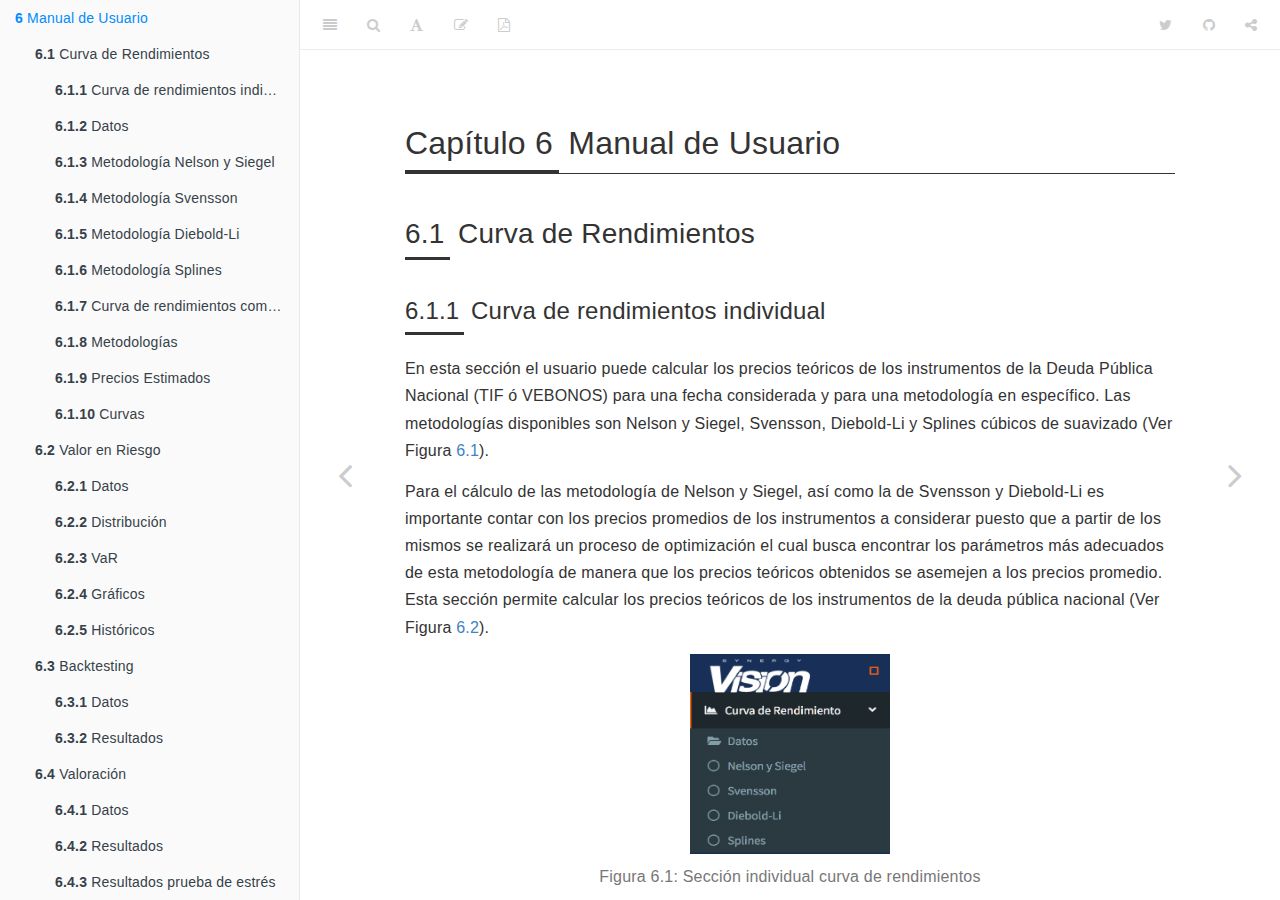
<file: docs/manual-de-usuario.html>
<!DOCTYPE html>
<html >

<head>

  <meta charset="UTF-8">
  <meta http-equiv="X-UA-Compatible" content="IE=edge">
  <title>Capítulo 6 Manual de Usuario | Riesgo de Mercado</title>
  <meta name="description" content="Capítulo 6 Manual de Usuario | Riesgo de Mercado>
  <meta name="generator" content="bookdown  and GitBook 2.6.7">

  <meta property="og:title" content="Capítulo 6 Manual de Usuario | Riesgo de Mercado />
  <meta property="og:type" content="book" />
  <meta property="og:url" content="http://synergy.vision/Riesgo-de-Mercado/" />
  <meta property="og:image" content="http://synergy.vision/Riesgo-de-Mercado/images/cover.png" />
  
  <meta name="github-repo" content="synergyvision/Riesgo-de-Mercado/" />

  <meta name="twitter:card" content="summary" />
  <meta name="twitter:title" content="Capítulo 6 Manual de Usuario | Riesgo de Mercado />
  
  
  <meta name="twitter:image" content="http://synergy.vision/Riesgo-de-Mercado/images/cover.png" />

<meta name="author" content="Synergy Vision">


<meta name="date" content="2019-09-26">

  <meta name="viewport" content="width=device-width, initial-scale=1">
  <meta name="apple-mobile-web-app-capable" content="yes">
  <meta name="apple-mobile-web-app-status-bar-style" content="black">
  
  
<link rel="prev" href="pruebas-de-estres.html">
<link rel="next" href="software-tools.html">
<script src="libs/jquery/jquery.min.js"></script>
<link href="libs/gitbook/css/style.css" rel="stylesheet" />
<link href="libs/gitbook/css/plugin-table.css" rel="stylesheet" />
<link href="libs/gitbook/css/plugin-bookdown.css" rel="stylesheet" />
<link href="libs/gitbook/css/plugin-highlight.css" rel="stylesheet" />
<link href="libs/gitbook/css/plugin-search.css" rel="stylesheet" />
<link href="libs/gitbook/css/plugin-fontsettings.css" rel="stylesheet" />







<script src="https://cdn.datacamp.com/datacamp-light-latest.min.js"></script>


<style type="text/css">
code.sourceCode > span { display: inline-block; line-height: 1.25; }
code.sourceCode > span { color: inherit; text-decoration: inherit; }
code.sourceCode > span:empty { height: 1.2em; }
.sourceCode { overflow: visible; }
code.sourceCode { white-space: pre; position: relative; }
div.sourceCode { margin: 1em 0; }
pre.sourceCode { margin: 0; }
@media screen {
div.sourceCode { overflow: auto; }
}
@media print {
code.sourceCode { white-space: pre-wrap; }
code.sourceCode > span { text-indent: -5em; padding-left: 5em; }
}
pre.numberSource code
  { counter-reset: source-line 0; }
pre.numberSource code > span
  { position: relative; left: -4em; counter-increment: source-line; }
pre.numberSource code > span > a:first-child::before
  { content: counter(source-line);
    position: relative; left: -1em; text-align: right; vertical-align: baseline;
    border: none; display: inline-block;
    -webkit-touch-callout: none; -webkit-user-select: none;
    -khtml-user-select: none; -moz-user-select: none;
    -ms-user-select: none; user-select: none;
    padding: 0 4px; width: 4em;
    color: #aaaaaa;
  }
pre.numberSource { margin-left: 3em; border-left: 1px solid #aaaaaa;  padding-left: 4px; }
div.sourceCode
  {   }
@media screen {
code.sourceCode > span > a:first-child::before { text-decoration: underline; }
}
code span.al { color: #ff0000; font-weight: bold; } /* Alert */
code span.an { color: #60a0b0; font-weight: bold; font-style: italic; } /* Annotation */
code span.at { color: #7d9029; } /* Attribute */
code span.bn { color: #40a070; } /* BaseN */
code span.bu { } /* BuiltIn */
code span.cf { color: #007020; font-weight: bold; } /* ControlFlow */
code span.ch { color: #4070a0; } /* Char */
code span.cn { color: #880000; } /* Constant */
code span.co { color: #60a0b0; font-style: italic; } /* Comment */
code span.cv { color: #60a0b0; font-weight: bold; font-style: italic; } /* CommentVar */
code span.do { color: #ba2121; font-style: italic; } /* Documentation */
code span.dt { color: #902000; } /* DataType */
code span.dv { color: #40a070; } /* DecVal */
code span.er { color: #ff0000; font-weight: bold; } /* Error */
code span.ex { } /* Extension */
code span.fl { color: #40a070; } /* Float */
code span.fu { color: #06287e; } /* Function */
code span.im { } /* Import */
code span.in { color: #60a0b0; font-weight: bold; font-style: italic; } /* Information */
code span.kw { color: #007020; font-weight: bold; } /* Keyword */
code span.op { color: #666666; } /* Operator */
code span.ot { color: #007020; } /* Other */
code span.pp { color: #bc7a00; } /* Preprocessor */
code span.sc { color: #4070a0; } /* SpecialChar */
code span.ss { color: #bb6688; } /* SpecialString */
code span.st { color: #4070a0; } /* String */
code span.va { color: #19177c; } /* Variable */
code span.vs { color: #4070a0; } /* VerbatimString */
code span.wa { color: #60a0b0; font-weight: bold; font-style: italic; } /* Warning */
</style>

<link rel="stylesheet" href="css/style.css" type="text/css" />
</head>

<body>



  <div class="book without-animation with-summary font-size-2 font-family-1" data-basepath=".">

    <div class="book-summary">
      <nav role="navigation">

<ul class="summary">
<li><a href="./"><img src="images/logovision-black.png" width="160"></img></a></li>

<li class="divider"></li>
<li class="chapter" data-level="" data-path="index.html"><a href="index.html"><i class="fa fa-check"></i>Prefacio</a><ul>
<li class="chapter" data-level="" data-path="index.html"><a href="index.html#por-que-leer-este-libro"><i class="fa fa-check"></i>¿Por qué leer este libro?</a></li>
<li class="chapter" data-level="" data-path="index.html"><a href="index.html#estructura-del-libro"><i class="fa fa-check"></i>Estructura del libro</a></li>
<li class="chapter" data-level="" data-path="index.html"><a href="index.html#informacion-sobre-los-programas-y-convenciones"><i class="fa fa-check"></i>Información sobre los programas y convenciones</a></li>
<li class="chapter" data-level="" data-path="index.html"><a href="index.html#practicas-interactivas-con-r"><i class="fa fa-check"></i>Prácticas interactivas con R</a></li>
<li class="chapter" data-level="" data-path="index.html"><a href="index.html#agradecimientos"><i class="fa fa-check"></i>Agradecimientos</a></li>
</ul></li>
<li class="chapter" data-level="" data-path="acerca-del-autor.html"><a href="acerca-del-autor.html"><i class="fa fa-check"></i>Acerca del Autor</a></li>
<li class="chapter" data-level="1" data-path="introduccion.html"><a href="introduccion.html"><i class="fa fa-check"></i><b>1</b> Introducción</a><ul>
<li class="chapter" data-level="1.1" data-path="introduccion.html"><a href="introduccion.html#motivation"><i class="fa fa-check"></i><b>1.1</b> Motivation</a></li>
</ul></li>
<li class="chapter" data-level="2" data-path="curva-de-rendimientos.html"><a href="curva-de-rendimientos.html"><i class="fa fa-check"></i><b>2</b> Curva de Rendimientos</a><ul>
<li class="chapter" data-level="2.1" data-path="curva-de-rendimientos.html"><a href="curva-de-rendimientos.html#metodologias-parametricas."><i class="fa fa-check"></i><b>2.1</b> Metodologías Paramétricas.</a><ul>
<li class="chapter" data-level="2.1.1" data-path="curva-de-rendimientos.html"><a href="curva-de-rendimientos.html#metodologia-nelson-y-siegel"><i class="fa fa-check"></i><b>2.1.1</b> Metodología Nelson y Siegel</a></li>
<li class="chapter" data-level="2.1.2" data-path="curva-de-rendimientos.html"><a href="curva-de-rendimientos.html#metodologia-svensson"><i class="fa fa-check"></i><b>2.1.2</b> Metodología Svensson</a></li>
<li class="chapter" data-level="2.1.3" data-path="curva-de-rendimientos.html"><a href="curva-de-rendimientos.html#polinomios-de-componentes-principales."><i class="fa fa-check"></i><b>2.1.3</b> Polinomios de componentes principales.</a></li>
<li class="chapter" data-level="2.1.4" data-path="curva-de-rendimientos.html"><a href="curva-de-rendimientos.html#polinomios-trigonometricos."><i class="fa fa-check"></i><b>2.1.4</b> Polinomios trigonométricos.</a></li>
<li class="chapter" data-level="2.1.5" data-path="curva-de-rendimientos.html"><a href="curva-de-rendimientos.html#metodologia-diebold-li"><i class="fa fa-check"></i><b>2.1.5</b> Metodología Diebold-Li</a></li>
</ul></li>
<li class="chapter" data-level="2.2" data-path="curva-de-rendimientos.html"><a href="curva-de-rendimientos.html#metodologias-no-parametricas"><i class="fa fa-check"></i><b>2.2</b> Metodologías no Paramétricas</a><ul>
<li class="chapter" data-level="2.2.1" data-path="curva-de-rendimientos.html"><a href="curva-de-rendimientos.html#regresion-kernel"><i class="fa fa-check"></i><b>2.2.1</b> Regresión Kernel</a></li>
<li class="chapter" data-level="2.2.2" data-path="curva-de-rendimientos.html"><a href="curva-de-rendimientos.html#polinomios-locales"><i class="fa fa-check"></i><b>2.2.2</b> Polinomios locales</a></li>
<li class="chapter" data-level="2.2.3" data-path="curva-de-rendimientos.html"><a href="curva-de-rendimientos.html#splines-suavizados"><i class="fa fa-check"></i><b>2.2.3</b> Splines suavizados</a></li>
<li class="chapter" data-level="2.2.4" data-path="curva-de-rendimientos.html"><a href="curva-de-rendimientos.html#splines-de-polinomios"><i class="fa fa-check"></i><b>2.2.4</b> Splines de polinomios</a></li>
<li class="chapter" data-level="2.2.5" data-path="curva-de-rendimientos.html"><a href="curva-de-rendimientos.html#splines-suavizados-1"><i class="fa fa-check"></i><b>2.2.5</b> Splines suavizados</a></li>
<li class="chapter" data-level="2.2.6" data-path="curva-de-rendimientos.html"><a href="curva-de-rendimientos.html#supersuavizador-de-friedmann"><i class="fa fa-check"></i><b>2.2.6</b> Supersuavizador de Friedmann</a></li>
<li class="chapter" data-level="2.2.7" data-path="curva-de-rendimientos.html"><a href="curva-de-rendimientos.html#redes-neuronales-artificiales"><i class="fa fa-check"></i><b>2.2.7</b> Redes neuronales artificiales</a></li>
<li class="chapter" data-level="2.2.8" data-path="curva-de-rendimientos.html"><a href="curva-de-rendimientos.html#metodologia-splines-cubicos-de-suavizado"><i class="fa fa-check"></i><b>2.2.8</b> Metodología Splines Cúbicos de Suavizado</a></li>
<li class="chapter" data-level="2.2.9" data-path="curva-de-rendimientos.html"><a href="curva-de-rendimientos.html#regresion-no-parametrica"><i class="fa fa-check"></i><b>2.2.9</b> Regresión no paramétrica</a></li>
<li class="chapter" data-level="2.2.10" data-path="curva-de-rendimientos.html"><a href="curva-de-rendimientos.html#regresion-no-parametrica-mediante-splines-de-suavizado"><i class="fa fa-check"></i><b>2.2.10</b> Regresión no paramétrica mediante splines de suavizado</a></li>
<li class="chapter" data-level="2.2.11" data-path="curva-de-rendimientos.html"><a href="curva-de-rendimientos.html#proceso-de-optimizacion-de-nelson-y-siegel-y-svensson"><i class="fa fa-check"></i><b>2.2.11</b> Proceso de Optimización de Nelson y Siegel y Svensson</a></li>
<li class="chapter" data-level="2.2.12" data-path="curva-de-rendimientos.html"><a href="curva-de-rendimientos.html#elaboracion-base-de-datos-para-la-metodologia-splines-y-diebold-li"><i class="fa fa-check"></i><b>2.2.12</b> Elaboracion Base de datos para la metodología Splines y Diebold-Li</a></li>
</ul></li>
</ul></li>
<li class="chapter" data-level="3" data-path="valor-en-riesgo.html"><a href="valor-en-riesgo.html"><i class="fa fa-check"></i><b>3</b> Valor en Riesgo</a><ul>
<li class="chapter" data-level="3.0.1" data-path="valor-en-riesgo.html"><a href="valor-en-riesgo.html#importancia-del-var"><i class="fa fa-check"></i><b>3.0.1</b> Importancia del VaR</a></li>
<li class="chapter" data-level="3.1" data-path="valor-en-riesgo.html"><a href="valor-en-riesgo.html#metodologias-para-calcular-el-var"><i class="fa fa-check"></i><b>3.1</b> Metodologías para calcular el VaR</a></li>
<li class="chapter" data-level="3.2" data-path="valor-en-riesgo.html"><a href="valor-en-riesgo.html#var-simulacion-historica"><i class="fa fa-check"></i><b>3.2</b> VaR Simulación Histórica</a></li>
<li class="chapter" data-level="3.3" data-path="valor-en-riesgo.html"><a href="valor-en-riesgo.html#var-simulacion-montecarlo"><i class="fa fa-check"></i><b>3.3</b> VaR Simulación MonteCarlo</a><ul>
<li class="chapter" data-level="3.3.1" data-path="valor-en-riesgo.html"><a href="valor-en-riesgo.html#origenes"><i class="fa fa-check"></i><b>3.3.1</b> Origenes</a></li>
<li class="chapter" data-level="3.3.2" data-path="valor-en-riesgo.html"><a href="valor-en-riesgo.html#definicion"><i class="fa fa-check"></i><b>3.3.2</b> Definición</a></li>
</ul></li>
<li class="chapter" data-level="3.4" data-path="valor-en-riesgo.html"><a href="valor-en-riesgo.html#limitaciones-del-var"><i class="fa fa-check"></i><b>3.4</b> Limitaciones del VaR</a></li>
</ul></li>
<li class="chapter" data-level="4" data-path="backtesting.html"><a href="backtesting.html"><i class="fa fa-check"></i><b>4</b> Backtesting</a><ul>
<li class="chapter" data-level="4.1" data-path="backtesting.html"><a href="backtesting.html#definicion-1"><i class="fa fa-check"></i><b>4.1</b> Definición</a></li>
<li class="chapter" data-level="4.2" data-path="backtesting.html"><a href="backtesting.html#prueba-de-kupiec"><i class="fa fa-check"></i><b>4.2</b> Prueba de Kupiec</a></li>
<li class="chapter" data-level="4.3" data-path="backtesting.html"><a href="backtesting.html#test-de-prueba-mixta-de-kupiec-haas"><i class="fa fa-check"></i><b>4.3</b> Test de Prueba Mixta de Kupiec (Haas)</a></li>
<li class="chapter" data-level="4.4" data-path="backtesting.html"><a href="backtesting.html#marco-de-referencia-comite-de-basilea-1996."><i class="fa fa-check"></i><b>4.4</b> Marco de referencia Comité de Basilea (1996).</a></li>
</ul></li>
<li class="chapter" data-level="5" data-path="pruebas-de-estres.html"><a href="pruebas-de-estres.html"><i class="fa fa-check"></i><b>5</b> Pruebas de Estrés</a><ul>
<li class="chapter" data-level="5.1" data-path="pruebas-de-estres.html"><a href="pruebas-de-estres.html#definicion-2"><i class="fa fa-check"></i><b>5.1</b> Definición</a></li>
<li class="chapter" data-level="5.2" data-path="pruebas-de-estres.html"><a href="pruebas-de-estres.html#utilidad"><i class="fa fa-check"></i><b>5.2</b> Utilidad</a></li>
</ul></li>
<li class="chapter" data-level="6" data-path="manual-de-usuario.html"><a href="manual-de-usuario.html"><i class="fa fa-check"></i><b>6</b> Manual de Usuario</a><ul>
<li class="chapter" data-level="6.1" data-path="manual-de-usuario.html"><a href="manual-de-usuario.html#curva-de-rendimientos-1"><i class="fa fa-check"></i><b>6.1</b> Curva de Rendimientos</a><ul>
<li class="chapter" data-level="6.1.1" data-path="manual-de-usuario.html"><a href="manual-de-usuario.html#curva-de-rendimientos-individual"><i class="fa fa-check"></i><b>6.1.1</b> Curva de rendimientos individual</a></li>
<li class="chapter" data-level="6.1.2" data-path="manual-de-usuario.html"><a href="manual-de-usuario.html#datos"><i class="fa fa-check"></i><b>6.1.2</b> Datos</a></li>
<li class="chapter" data-level="6.1.3" data-path="manual-de-usuario.html"><a href="manual-de-usuario.html#metodologia-nelson-y-siegel-1"><i class="fa fa-check"></i><b>6.1.3</b> Metodología Nelson y Siegel</a></li>
<li class="chapter" data-level="6.1.4" data-path="manual-de-usuario.html"><a href="manual-de-usuario.html#metodologia-svensson-1"><i class="fa fa-check"></i><b>6.1.4</b> Metodología Svensson</a></li>
<li class="chapter" data-level="6.1.5" data-path="manual-de-usuario.html"><a href="manual-de-usuario.html#metodologia-diebold-li-1"><i class="fa fa-check"></i><b>6.1.5</b> Metodología Diebold-Li</a></li>
<li class="chapter" data-level="6.1.6" data-path="manual-de-usuario.html"><a href="manual-de-usuario.html#metodologia-splines"><i class="fa fa-check"></i><b>6.1.6</b> Metodología Splines</a></li>
<li class="chapter" data-level="6.1.7" data-path="manual-de-usuario.html"><a href="manual-de-usuario.html#curva-de-rendimientos-comparativo"><i class="fa fa-check"></i><b>6.1.7</b> Curva de rendimientos comparativo</a></li>
<li class="chapter" data-level="6.1.8" data-path="manual-de-usuario.html"><a href="manual-de-usuario.html#metodologias"><i class="fa fa-check"></i><b>6.1.8</b> Metodologías</a></li>
<li class="chapter" data-level="6.1.9" data-path="manual-de-usuario.html"><a href="manual-de-usuario.html#precios-estimados"><i class="fa fa-check"></i><b>6.1.9</b> Precios Estimados</a></li>
<li class="chapter" data-level="6.1.10" data-path="manual-de-usuario.html"><a href="manual-de-usuario.html#curvas"><i class="fa fa-check"></i><b>6.1.10</b> Curvas</a></li>
</ul></li>
<li class="chapter" data-level="6.2" data-path="manual-de-usuario.html"><a href="manual-de-usuario.html#valor-en-riesgo-1"><i class="fa fa-check"></i><b>6.2</b> Valor en Riesgo</a><ul>
<li class="chapter" data-level="6.2.1" data-path="manual-de-usuario.html"><a href="manual-de-usuario.html#datos-1"><i class="fa fa-check"></i><b>6.2.1</b> Datos</a></li>
<li class="chapter" data-level="6.2.2" data-path="manual-de-usuario.html"><a href="manual-de-usuario.html#distribucion"><i class="fa fa-check"></i><b>6.2.2</b> Distribución</a></li>
<li class="chapter" data-level="6.2.3" data-path="manual-de-usuario.html"><a href="manual-de-usuario.html#var"><i class="fa fa-check"></i><b>6.2.3</b> VaR</a></li>
<li class="chapter" data-level="6.2.4" data-path="manual-de-usuario.html"><a href="manual-de-usuario.html#graficos"><i class="fa fa-check"></i><b>6.2.4</b> Gráficos</a></li>
<li class="chapter" data-level="6.2.5" data-path="manual-de-usuario.html"><a href="manual-de-usuario.html#historicos"><i class="fa fa-check"></i><b>6.2.5</b> Históricos</a></li>
</ul></li>
<li class="chapter" data-level="6.3" data-path="manual-de-usuario.html"><a href="manual-de-usuario.html#backtesting-1"><i class="fa fa-check"></i><b>6.3</b> Backtesting</a><ul>
<li class="chapter" data-level="6.3.1" data-path="manual-de-usuario.html"><a href="manual-de-usuario.html#datos-2"><i class="fa fa-check"></i><b>6.3.1</b> Datos</a></li>
<li class="chapter" data-level="6.3.2" data-path="manual-de-usuario.html"><a href="manual-de-usuario.html#resultados"><i class="fa fa-check"></i><b>6.3.2</b> Resultados</a></li>
</ul></li>
<li class="chapter" data-level="6.4" data-path="manual-de-usuario.html"><a href="manual-de-usuario.html#valoracion"><i class="fa fa-check"></i><b>6.4</b> Valoración</a><ul>
<li class="chapter" data-level="6.4.1" data-path="manual-de-usuario.html"><a href="manual-de-usuario.html#datos-3"><i class="fa fa-check"></i><b>6.4.1</b> Datos</a></li>
<li class="chapter" data-level="6.4.2" data-path="manual-de-usuario.html"><a href="manual-de-usuario.html#resultados-1"><i class="fa fa-check"></i><b>6.4.2</b> Resultados</a></li>
<li class="chapter" data-level="6.4.3" data-path="manual-de-usuario.html"><a href="manual-de-usuario.html#resultados-prueba-de-estres"><i class="fa fa-check"></i><b>6.4.3</b> Resultados prueba de estrés</a></li>
</ul></li>
</ul></li>
<li class="appendix"><span><b>Apéndice</b></span></li>
<li class="chapter" data-level="A" data-path="software-tools.html"><a href="software-tools.html"><i class="fa fa-check"></i><b>A</b> Software Tools</a><ul>
<li class="chapter" data-level="A.1" data-path="software-tools.html"><a href="software-tools.html#r-and-r-packages"><i class="fa fa-check"></i><b>A.1</b> R and R packages</a></li>
<li class="chapter" data-level="A.2" data-path="software-tools.html"><a href="software-tools.html#pandoc"><i class="fa fa-check"></i><b>A.2</b> Pandoc</a></li>
<li class="chapter" data-level="A.3" data-path="software-tools.html"><a href="software-tools.html#latex"><i class="fa fa-check"></i><b>A.3</b> LaTeX</a></li>
</ul></li>
<li class="chapter" data-level="" data-path="referencias.html"><a href="referencias.html"><i class="fa fa-check"></i>Referencias</a></li>
<li class="divider"></li>
<li><a href="https://bookdown.org" target="blank">Publicado con bookdown</a></li>

</ul>

      </nav>
    </div>

    <div class="book-body">
      <div class="body-inner">
        <div class="book-header" role="navigation">
          <h1>
            <i class="fa fa-circle-o-notch fa-spin"></i><a href="./">Riesgo de Mercado</a>
          </h1>
        </div>

        <div class="page-wrapper" tabindex="-1" role="main">
          <div class="page-inner">

            <section class="normal" id="section-">
<div id="manual-de-usuario" class="section level1">
<h1><span class="header-section-number">Capítulo 6</span> Manual de Usuario</h1>
<div id="curva-de-rendimientos-1" class="section level2">
<h2><span class="header-section-number">6.1</span> Curva de Rendimientos</h2>
<div id="curva-de-rendimientos-individual" class="section level3">
<h3><span class="header-section-number">6.1.1</span> Curva de rendimientos individual</h3>
<p>En esta sección el usuario puede calcular los precios teóricos de los instrumentos de la Deuda Pública Nacional (TIF ó VEBONOS) para una fecha considerada y para una metodología en específico. Las metodologías disponibles son Nelson y Siegel, Svensson, Diebold-Li y Splines cúbicos de suavizado (Ver Figura <a href="manual-de-usuario.html#fig:img1">6.1</a>).</p>
<p>Para el cálculo de las metodología de Nelson y Siegel, así como la de Svensson y Diebold-Li es importante contar con los precios promedios de los instrumentos a considerar puesto que a partir de los mismos se realizará un proceso de optimización el cual busca encontrar los parámetros más adecuados de esta metodología de manera que los precios teóricos obtenidos se asemejen a los precios promedio. Esta sección permite calcular los precios teóricos de los instrumentos de la deuda pública nacional (Ver Figura <a href="manual-de-usuario.html#fig:img3">6.2</a>).</p>
<div class="figure" style="text-align: center"><span id="fig:img1"></span>
<img src="images/curva_rend_ind.png" alt="Sección individual curva de rendimientos" width="200" height="200" />
<p class="caption">
Figura 6.1: Sección individual curva de rendimientos
</p>
</div>
<div class="figure" style="text-align: center"><span id="fig:img3"></span>
<img src="images/datos_cr_2.png" alt="Precios promedio" width="330px" />
<p class="caption">
Figura 6.2: Precios promedio
</p>
</div>
</div>
<div id="datos" class="section level3">
<h3><span class="header-section-number">6.1.2</span> Datos</h3>
<p>Esta sección nos permite obtener de manera automática los archivos necesarios para el cálculo de los precios teóricos de los instrumentos a considerar (Ver Figura <a href="manual-de-usuario.html#fig:img2">6.3</a>). Los archivos necesarios son obtenidos de la página del Banco Central de Venezuela, ellos son,</p>
<ul>
<li>Documento de operaciones del mercado secundario (resumersec) .</li>
<li>Documento de las características de los instrumentos de la Deuda Pública Nacional.</li>
</ul>
<div class="figure" style="text-align: center"><span id="fig:img2"></span>
<img src="images/datos_cr_1.png" alt="Sección Datos" width="330px" />
<p class="caption">
Figura 6.3: Sección Datos
</p>
</div>
</div>
<div id="metodologia-nelson-y-siegel-1" class="section level3">
<h3><span class="header-section-number">6.1.3</span> Metodología Nelson y Siegel</h3>
<p>Con el fin de proceder a realizar los cálculos mediante esta metodología el usuario deberá seguir los siguientes pasos,</p>
<ol style="list-style-type: decimal">
<li>Seleccionar una fecha para la cual se calcularán los precios estimados (Ver Figura <a href="manual-de-usuario.html#fig:img4">6.4</a>).</li>
</ol>
<div class="figure" style="text-align: center"><span id="fig:img4"></span>
<img src="images/ns1.png" alt="Sección Nelson y Siegel individual" width="330px" />
<p class="caption">
Figura 6.4: Sección Nelson y Siegel individual
</p>
</div>
<ol start="2" style="list-style-type: decimal">
<li>Selecionar los instrumentos a considerar ya sean TIF ó VEBONO (Ver Figura <a href="manual-de-usuario.html#fig:img5">6.5</a>), para este fin el usuario podrá elegir los mismos selecionando su nombre corto o ingresando un archivo plano (Ver Figura <a href="manual-de-usuario.html#fig:img6">6.6</a>). Cabe destacar que este archivo debera tener las siguientes características,
<ul>
<li>Debe ser un archivo plano (txt).</li>
<li>Debe contener una columna, la cual debe ser del tipo caracter donde se indicará el nombre corto del instrumento a considerar.</li>
<li>Ejemplo estructura fila: Para el TIF cuyo vencimiento es el “02/08/2019”. En este caso el nombre corto de este instrumento es “TIF082019”. Así para cada fila debe existir la siguiente información “TIF082019”.</li>
<li>El archivo debe contener tantas filas como instrumentos desee considerar el usuario. Posteriormente se mostraran los títulos seleccionados por el usuario así como su respectivo precio promedio es caso de existir, de lo contrario el precio asignado será de 0. Se mostrará también el documento de las características de los instrumentos financieros venezolanos, con el fin de que el usuario pueda observar en detalle cada instrumento.
<div class="figure" style="text-align: center"><span id="fig:img5"></span>
<img src="images/ns2.png" alt="Selecionar instrumentos" width="330px" />
<p class="caption">
Figura 6.5: Selecionar instrumentos
</p>
</div>
<div class="figure" style="text-align: center"><span id="fig:img6"></span>
<img src="images/ns1.1.png" alt="Selecionar instrumentos desde un archivo plano" width="330px" />
<p class="caption">
Figura 6.6: Selecionar instrumentos desde un archivo plano
</p>
</div></li>
</ul></li>
<li>El usuario debera seleccionar un método para calcular los precios teóricos, los cuales se ubican en estas secciones (Ver Figura <a href="manual-de-usuario.html#fig:img7">6.7</a>),
<ul>
<li>Parámetros iniciales: en esta sección los parámetros a considerar serán tomados por defecto y los cálculos del los precios y curva de rendimientos (Ver Figura <a href="manual-de-usuario.html#fig:img8">6.8</a>) se realizarán con los mismos.
<div class="figure" style="text-align: center"><span id="fig:img7"></span>
<img src="images/ns3.png" alt="Opción parámetros iniciales" width="330px" />
<p class="caption">
Figura 6.7: Opción parámetros iniciales
</p>
</div>
<div class="figure" style="text-align: center"><span id="fig:img8"></span>
<img src="images/ns4.png" alt="Curva de rendimientos inicial" width="330px" />
<p class="caption">
Figura 6.8: Curva de rendimientos inicial
</p>
</div></li>
<li>Elegir parámetros: en esta sección el usuario podrá elegir los parámetros de está metodología siempre y cuando los mismos cumplan con ciertas restricciones (Ver Figura <a href="manual-de-usuario.html#fig:img9">6.9</a>). El usuario deberá seleccionar un valor para las siguientes variables,
<ul>
<li><span class="math inline">\(\beta_{0}\)</span>.</li>
<li><span class="math inline">\(\beta_{1}\)</span>.</li>
<li><span class="math inline">\(\beta_{2}\)</span>.</li>
<li><span class="math inline">\(\tau_{1}\)</span>.</li>
</ul></li>
<li>Posteriormente la herramienta generará los siguientes resultados,
<ul>
<li>Nuevos parámetros seleccionados.</li>
<li>Verificación de que los parámetros cuamplan con las restricciones necesarias.</li>
<li>Precios teóricos de los instrumentos seleccionados.</li>
<li>Curva de rendimientos obtenida en base a los parámetros seleccionados.
<div class="figure" style="text-align: center"><span id="fig:img9"></span>
<img src="images/ns5.png" alt="Opción elegir parámetros" width="330px" />
<p class="caption">
Figura 6.9: Opción elegir parámetros
</p>
</div></li>
</ul></li>
<li>Parámetros optimizados: en esta sección los parámetros a utilizar serán los obtenidos luego de realizar un proceso de optimización sobre los mismos (Ver Figura <a href="#fig:img10"><strong>??</strong></a>). Posteriormente se mostrarán los precios teóricos y curva de rendimientos obtenida para estos parámetros (Ver Figuras <a href="manual-de-usuario.html#fig:img11">6.10</a> y <a href="manual-de-usuario.html#fig:img12">6.11</a>).</li>
</ul></li>
</ol>
<div class="figure" style="text-align: center"><span id="fig:img11"></span>
<img src="images/ns7.png" alt="Precios optimizados" width="330px" />
<p class="caption">
Figura 6.10: Precios optimizados
</p>
</div>
<div class="figure" style="text-align: center"><span id="fig:img12"></span>
<img src="images/ns8.png" alt="Parámetros optimizados" width="330px" />
<p class="caption">
Figura 6.11: Parámetros optimizados
</p>
</div>
</div>
<div id="metodologia-svensson-1" class="section level3">
<h3><span class="header-section-number">6.1.4</span> Metodología Svensson</h3>
<p>Con el fin de proceder a realizar los cálculos mediante esta metodología el usuario deberá seguir los siguientes pasos,</p>
<ol style="list-style-type: decimal">
<li>Seleccionar una fecha para la cual se calcularán los precios estimados (Ver Figura <a href="manual-de-usuario.html#fig:img13">6.12</a>).
<div class="figure" style="text-align: center"><span id="fig:img13"></span>
<img src="images/sv1.png" alt="Sección Svensson individual" width="330px" />
<p class="caption">
Figura 6.12: Sección Svensson individual
</p>
</div></li>
<li>Selecionar los instrumentos a considerar ya sean TIF ó VEBONO, para este fin el usuario podrá elegir los mismos selecionando su nombre corto o ingresando una archivo plano (Ver Figuras <a href="manual-de-usuario.html#fig:img5">6.5</a> y <a href="manual-de-usuario.html#fig:img6">6.6</a>). Cabe destacar que este archivo debera tener las siguientes características,
<ul>
<li>Debe ser un archivo plano (txt).</li>
<li>Debe contener una columna, la cual debe ser del tipo caracter donde se indicará el nombre corto del instrumento a considerar.</li>
<li>Ejemplo estructura fila: Para el TIF cuyo vencimiento es el “02/08/2019”. En este caso el nombre corto de este instrumento es “TIF082019”. Así para cada fila debe existir la siguiente información “TIF082019”.</li>
<li>El archivo debe contener tantas filas como instrumentos desee considerar el usuario. Posteriormente se mostraran los títulos seleccionados por el usuario así como su respectivo precio promedio es caso de existir, de lo contrario el precio asignado será de 0. Se mostrará también el documento de las características de los instrumentos financieros venezolanos, con el fin de que el usuario pueda observar en detalle cada instrumento.</li>
</ul></li>
<li>El usuario debera seleccionar un método para calcular los precios teóricos, los cuales se ubican es estas secciones,
<ul>
<li>Parámetros iniciales: en esta sección los parámetros a considerar serán tomados por defecto y los cálculos del los precios y curva de rendimientos se realizarán con los mismos (Ver Figuras <a href="manual-de-usuario.html#fig:img14">6.13</a> y <a href="manual-de-usuario.html#fig:img15">6.14</a>).
<div class="figure" style="text-align: center"><span id="fig:img14"></span>
<img src="images/sv3.png" alt="Parámetros iniciales" width="330px" />
<p class="caption">
Figura 6.13: Parámetros iniciales
</p>
</div>
<div class="figure" style="text-align: center"><span id="fig:img15"></span>
<img src="images/sv4.png" alt="Curva de rendimientos parámetros iniciales" width="330px" />
<p class="caption">
Figura 6.14: Curva de rendimientos parámetros iniciales
</p>
</div></li>
<li>Elegir parámetros: en esta sección el usuario podrá elegir los parámetros de está metodología siempre y cuando los mismos cumplan con ciertas restricciones (Ver Figura <a href="manual-de-usuario.html#fig:img16">6.15</a>). El usuario deberá seleccionar un valor para las siguientes variables,
<ul>
<li><span class="math inline">\(\beta_{0}\)</span>.</li>
<li><span class="math inline">\(\beta_{1}\)</span>.</li>
<li><span class="math inline">\(\beta_{2}\)</span>.</li>
<li><span class="math inline">\(\beta_{3}\)</span>.</li>
<li><span class="math inline">\(\tau_{1}\)</span>.</li>
<li><span class="math inline">\(\tau_{2}\)</span>.</li>
</ul></li>
<li>Posteriormente la herramienta generará los siguientes resultados,
<ul>
<li>Nuevos parámetros seleccionados.</li>
<li>Verificación de que los parámetros cuamplan con las restricciones necesarias.</li>
<li>Precios teóricos de los instrumentos seleccionados.</li>
<li>Curva de rendimientos obtenida en base a los parámetros seleccionados.
<div class="figure" style="text-align: center"><span id="fig:img16"></span>
<img src="images/sv5.png" alt="Elegir parámetros" width="330px" />
<p class="caption">
Figura 6.15: Elegir parámetros
</p>
</div></li>
</ul></li>
<li>Parámetros optimizados: en esta sección los parámetros a utilizar serán los obtenidos luego de realizar un proceso de optimización sobre los mismos. Posteriormente se mostrarán los precios teóricos y curva de rendimientos obtenida para estos parámetros (Ver Figuras <a href="manual-de-usuario.html#fig:img17">6.16</a> y <a href="manual-de-usuario.html#fig:img18">6.17</a>).
<div class="figure" style="text-align: center"><span id="fig:img17"></span>
<img src="images/sv7.png" alt="Precios optimizados" width="330px" />
<p class="caption">
Figura 6.16: Precios optimizados
</p>
</div>
<div class="figure" style="text-align: center"><span id="fig:img18"></span>
<img src="images/sv8.png" alt="Parámetros optimizados" width="330px" />
<p class="caption">
Figura 6.17: Parámetros optimizados
</p>
</div></li>
</ul></li>
</ol>
</div>
<div id="metodologia-diebold-li-1" class="section level3">
<h3><span class="header-section-number">6.1.5</span> Metodología Diebold-Li</h3>
<p>Con el fin de proceder a realizar los cálculos mediante esta metodología el usuario deberá seguir los siguientes pasos,</p>
<ol style="list-style-type: decimal">
<li>Seleccionar una fecha para la cual se calcularán los precios estimados (Ver Figura <a href="manual-de-usuario.html#fig:img19">6.18</a>).</li>
<li>Selecionar los instrumentos a considerar ya sean TIF ó VEBONO, para este fin el usuario podrá elegir los mismos selecionando su nombre corto o ingresando una archivo plano. Cabe destacar que este archivo debera tener las siguientes características,
<ul>
<li>Debe ser un archivo plano (txt).</li>
<li>Debe contener una columna, la cual debe ser del tipo caracter donde se indicará el nombre corto del instrumento a considerar.</li>
<li>Ejemplo estructura fila: Para el TIF cuyo vencimiento es el “02/08/2019”. En este caso el nombre corto de este instrumento es “TIF082019”. Así para cada fila debe existir la siguiente información “TIF082019”.</li>
<li>El archivo debe contener tantas filas como instrumentos desee considerar el usuario. Posteriormente se mostraran los títulos seleccionados por el usuario así como su respectivo precio promedio es caso de existir, de lo contrario el precio asignado será de 0. Se mostrará también el documento de las características de los instrumentos financieros venezolanos, con el fin de que el usuario pueda observar en detalle cada instrumento.
<div class="figure" style="text-align: center"><span id="fig:img19"></span>
<img src="images/dl1.png" alt="Sección Diebold-Li" width="330px" />
<p class="caption">
Figura 6.18: Sección Diebold-Li
</p>
</div></li>
</ul></li>
<li>Posteriormente, el usuario en caso de no observar ninguna curva graficada deberá seleccionar una mayor cantidad de observaciones (Ver Figura <a href="manual-de-usuario.html#fig:img20">6.19</a>), esto se debe a que no se están considerando la suficiente cantidad de operaciones para graficar la curva de rendimientos a partir de la cual se obtendrán los rendimientos teóricos, los cuales son necesarios para el cálculo de los precios teóricos según esta metodología.
<div class="figure" style="text-align: center"><span id="fig:img20"></span>
<img src="images/dl2.png" alt="Poca cantidad de observaciones" width="330px" />
<p class="caption">
Figura 6.19: Poca cantidad de observaciones
</p>
</div></li>
<li>Una vez visualizada la curva ajustada mediante el spline, es necesario calibrar el parámetro de suavizamiento, el mismo controla la suavidad de la curva mostrada (Ver Figura <a href="manual-de-usuario.html#fig:img21">6.20</a>).
<img src="images/dl3.1.png" width="330px" style="display: block; margin: auto;" />
<div class="figure" style="text-align: center"><span id="fig:img21"></span>
<img src="images/dl3.png" alt="Curva spline" width="330px" />
<p class="caption">
Figura 6.20: Curva spline
</p>
</div></li>
<li>Luego de seleccionar este valor, se mostrará el spline a utilizar en el cálculo de los precios teóricos (Ver Figura <a href="manual-de-usuario.html#fig:img22">6.21</a>). Posteriormente se mostrarán los precios estimados y la curva de rendimientos obtenida, la cual en este caso es una superficie (Ver Figura <a href="manual-de-usuario.html#fig:img23">6.22</a>). Esto debido a considerar los parámetros de Diebold-Li dinámicos con respecto al tiempo.
<div class="figure" style="text-align: center"><span id="fig:img22"></span>
<img src="images/dl4.png" alt="Precios estimados" width="330px" />
<p class="caption">
Figura 6.21: Precios estimados
</p>
</div>
<div class="figure" style="text-align: center"><span id="fig:img23"></span>
<img src="images/dl5.png" alt="Curva de rendimiento Diebold-Li" width="330px" />
<p class="caption">
Figura 6.22: Curva de rendimiento Diebold-Li
</p>
</div></li>
</ol>
</div>
<div id="metodologia-splines" class="section level3">
<h3><span class="header-section-number">6.1.6</span> Metodología Splines</h3>
<p>Con el fin de proceder a realizar los cálculos mediante esta metodología el usuario deberá seguir los siguientes pasos,</p>
<ol style="list-style-type: decimal">
<li>Seleccionar una fecha para la cual se calcularán los precios estimados (Ver Figura <a href="manual-de-usuario.html#fig:img24">6.23</a>).</li>
<li>Selecionar los instrumentos a considerar ya sean TIF ó VEBONO, para este fin el usuario podrá elegir los mismos selecionando su nombre corto o ingresando una archivo plano. Cabe destacar que este archivo debera tener las siguientes características,
<ul>
<li>Debe ser un archivo plano (txt).</li>
<li>Debe contener una columna, la cual debe ser del tipo caracter donde se indicará el nombre corto del instrumento a considerar.</li>
<li>Ejemplo estructura fila: Para el TIF cuyo vencimiento es el “02/08/2019”. En este caso el nombre corto de este instrumento es “TIF082019”. Así para cada fila debe existir la siguiente información “TIF082019”.</li>
<li>El archivo debe contener tantas filas como instrumentos desee considerar el usuario. Posteriormente se mostraran los títulos seleccionados por el usuario así como su respectivo precio promedio es caso de existir, de lo contrario el precio asignado será de 0. Se mostrará también el documento de las características de los instrumentos financieros venezolanos, con el fin de que el usuario pueda observar en detalle cada instrumento.
<div class="figure" style="text-align: center"><span id="fig:img24"></span>
<img src="images/sp1.png" alt="Sección splines" width="330px" />
<p class="caption">
Figura 6.23: Sección splines
</p>
</div></li>
</ul></li>
<li>Posteriormente, el usuario en caso de no observar ninguna curva graficada deberá seleccionar una mayor cantidad de observaciones (Ver Figura <a href="manual-de-usuario.html#fig:img25">6.24</a>), esto se debe a que no se están considerando la suficiente cantidad de operaciones para graficar la curva de rendimientos a partir de la cual se obtendrán los rendimientos teóricos, los cuales son necesarios para el cálculo de los precios teóricos según esta metodología.
<div class="figure" style="text-align: center"><span id="fig:img25"></span>
<img src="images/sp2.png" alt="Pocas observaciones" width="330px" />
<p class="caption">
Figura 6.24: Pocas observaciones
</p>
</div></li>
<li>Una vez visualizada la curva ajustada mediante el spline, es necesario calibrar el parámetro de suavizamiento, el mismo controla la suavidad de la curva mostrada (Ver Figura <a href="manual-de-usuario.html#fig:img26">6.25</a>).
<div class="figure" style="text-align: center"><span id="fig:img26"></span>
<img src="images/sp4.png" alt="Parámetro de suavizamiento" width="330px" />
<p class="caption">
Figura 6.25: Parámetro de suavizamiento
</p>
</div></li>
<li>A continuación se mostraran los títulos candidatos a partir de los cuales la curva de rendimientos será trazada (Ver Figura <a href="manual-de-usuario.html#fig:img27">6.26</a>). Posteriormente se mostrarán los precios estimados y la curva de rendimientos obtenida (Ver Figuras <a href="manual-de-usuario.html#fig:img28">6.27</a> y <a href="manual-de-usuario.html#fig:img29">6.28</a>).
<div class="figure" style="text-align: center"><span id="fig:img27"></span>
<img src="images/sp3.png" alt="Títulos candidatos" width="330px" />
<p class="caption">
Figura 6.26: Títulos candidatos
</p>
</div>
<div class="figure" style="text-align: center"><span id="fig:img28"></span>
<img src="images/sp5.png" alt="Precios spline" width="330px" />
<p class="caption">
Figura 6.27: Precios spline
</p>
</div>
<div class="figure" style="text-align: center"><span id="fig:img29"></span>
<img src="images/sp6.png" alt="Curva de rendimientos spline" width="330px" />
<p class="caption">
Figura 6.28: Curva de rendimientos spline
</p>
</div></li>
<li>Luego en caso de que el usuario desee eliminar alguna observación en específico, la misma debe ser elegida a partir de la lista desplegable que se muestra (Ver Figura <a href="manual-de-usuario.html#fig:img30">6.29</a>). Al seleccionar una observación, se mostrará la nueva data con la que se trabajará (títulos candidatos, ver figura <a href="manual-de-usuario.html#fig:img31">6.30</a>) así como los nuevos precios teóricos calculados y nueva curva de rendimientos obtenida (Ver Figura <a href="manual-de-usuario.html#fig:img32">6.31</a>).
<div class="figure" style="text-align: center"><span id="fig:img30"></span>
<img src="images/sp7.png" alt="Opción eliminar observaciones" width="330px" />
<p class="caption">
Figura 6.29: Opción eliminar observaciones
</p>
</div>
<div class="figure" style="text-align: center"><span id="fig:img31"></span>
<img src="images/sp8.png" alt="Nuevos títulos candidatos" width="330px" />
<p class="caption">
Figura 6.30: Nuevos títulos candidatos
</p>
</div>
<div class="figure" style="text-align: center"><span id="fig:img32"></span>
<img src="images/sp9.png" alt="Nuevos precios y curva de rendimientos" width="330px" />
<p class="caption">
Figura 6.31: Nuevos precios y curva de rendimientos
</p>
</div></li>
</ol>
<!-- ###Estimación de parámetros y curva de rendimiento -->
<!-- Una vez construida la base de datos, se procederá a utilizar los splines de suavizado para obtener los parámetros necesarios para la curva de rendimientos. Recordemos que esta curva relaciona el plazo del instrumento con su rendimiento. -->
<!-- Es importante señalar que se estimará una curva por cada tipo de instrumento, así se obtendrá un curva para los TIF y una curva para los VEBONO. Por tal razón a partir de la base de datos, se separará los TIF de los VEBONOS, y se considerarán sólo las columnas Plazo y Rendimiento para estimar dicha curva. Según sea el caso, sólo considerarán aquellas observaciones que tengan decisión 1. -->
<!-- Aunado a cada tipo de instrumento (TIF ó VEBONO), se considerará un instrumento de otro tipo este es la letra del tesoro, este tipo de instrumento representará el punto inicial la curva, cabe destacar que la letra a considerar debe ser aquella cuya fecha de operación sea la más reciente con respecto a la fecha de valoración (día en que se quiere conocer los rendimientos estimados). -->
<!-- A partir de la curva de rendimientos obtenida (Ver Figura (\@ref(fig:crend)) es posible calcular un rendimiento estimado para algún tipo de instrumento a partir de su plazo, que no es más que la cantidad de días que faltan por transcurrir hasta su vencimiento. Este valor es de suma importancia ya que a partir del mismo es posible calcular el precio estimado asociado a cada instrumento en un día específico. Con lo cual es posible saber a partir de la historia (base de datos), el precio estimado de algún instrumento que le interese a cierta institución y por ende saber si ese título es rentable o no, es decir, si vale la pena invertir en el mismo o no. -->
<!-- ```{r , echo=FALSE, fig.align='center',fig.cap="Curva de Rendimiento",label=crend} -->
<!-- knitr::include_graphics("images/curvarend.jpeg") -->
<!-- ``` -->
<!-- Como se dijo anteriormente, los resultados de los precios obtenidos mediante el uso de la metodología de splines de suavizado serán comparados con los precios obtenidos a través de la metodología de Svensson. En dicha metodología existe un proceso de optimización el cual permite encontrar los parámetros idóneos, de tal manera que la diferencia entre los precios promedio de cada instrumento y su precio teórico sea lo más pequeña posible. El proceso de esta optimización se muestra a continuación. -->
</div>
<div id="curva-de-rendimientos-comparativo" class="section level3">
<h3><span class="header-section-number">6.1.7</span> Curva de rendimientos comparativo</h3>
<p>En esta sección permite obtener un comparativo de los precios teóricos obtenidos mediante las diferentes metodologías disponibles, las cuales son Nelson y Siegel, Svensson, Diebold-Li y Splines cúbicos de suavizado (Ver Figura <a href="manual-de-usuario.html#fig:img33">6.32</a>).</p>
<div class="figure" style="text-align: center"><span id="fig:img33"></span>
<img src="images/sc.png" alt="Sección comparativo" width="200" height="120" />
<p class="caption">
Figura 6.32: Sección comparativo
</p>
</div>
</div>
<div id="metodologias" class="section level3">
<h3><span class="header-section-number">6.1.8</span> Metodologías</h3>
<p>Con el fin de proceder a realizar los cálculos en esta sección el usuario deberá seguir los siguientes pasos,</p>
<ol style="list-style-type: decimal">
<li>Seleccionar una fecha para la cual se calcularán los precios estimados (Ver Figura <a href="manual-de-usuario.html#fig:img34">6.33</a>).</li>
<li>Selecionar los instrumentos a considerar ya sean TIF ó VEBONO, para este fin el usuario podrá elegir los mismos selecionando su nombre corto o ingresando una archivo plano. Cabe destacar que este archivo debera tener las siguientes características,
<ul>
<li>Debe ser un archivo plano (txt).</li>
<li>Debe contener una columna, la cual debe ser del tipo caracter donde se indicará el nombre corto del instrumento a considerar.</li>
<li>Ejemplo estructura fila: Para el TIF cuyo vencimiento es el “02/08/2019”. En este caso el nombre corto de este instrumento es “TIF082019”. Así para cada fila debe existir la siguiente información “TIF082019”.</li>
<li>El archivo debe contener tantas filas como instrumentos desee considerar el usuario. Posteriormente se mostraran los títulos seleccionados por el usuario así como su respectivo precio promedio es caso de existir, de lo contrario el precio asignado será de 0. Se mostrará también el documento de las características de los instrumentos financieros venezolanos, con el fin de que el usuario pueda observar en detalle cada instrumento.
<div class="figure" style="text-align: center"><span id="fig:img34"></span>
<img src="images/sc1.png" alt="Selección de instrumentos" width="330px" />
<p class="caption">
Figura 6.33: Selección de instrumentos
</p>
</div></li>
</ul></li>
<li>Luego de esto, se deberá rellenar la información correspondiente a cada metodología como ya se explico en la sección anterior, esto con el fin de obtener todos los parámetros necesarios para calcular los precios teóricos según cada metodología (Ver Figuras <a href="manual-de-usuario.html#fig:img35">6.34</a>, <a href="manual-de-usuario.html#fig:img36">6.35</a>, <a href="manual-de-usuario.html#fig:img37">6.36</a>, <a href="manual-de-usuario.html#fig:img38">6.37</a> y <a href="manual-de-usuario.html#fig:img39">6.38</a>).</li>
</ol>
<div class="figure" style="text-align: center"><span id="fig:img35"></span>
<img src="images/sc2.png" alt="Metodologías" width="330px" />
<p class="caption">
Figura 6.34: Metodologías
</p>
</div>
<div class="figure" style="text-align: center"><span id="fig:img36"></span>
<img src="images/sc3.png" alt="Metodología Nelson y Siegel" width="330px" />
<p class="caption">
Figura 6.35: Metodología Nelson y Siegel
</p>
</div>
<div class="figure" style="text-align: center"><span id="fig:img37"></span>
<img src="images/sc4.png" alt="Metodología Svensson" width="330px" />
<p class="caption">
Figura 6.36: Metodología Svensson
</p>
</div>
<div class="figure" style="text-align: center"><span id="fig:img38"></span>
<img src="images/sc5.png" alt="Metodología Diebold-Li" width="330px" />
<p class="caption">
Figura 6.37: Metodología Diebold-Li
</p>
</div>
<div class="figure" style="text-align: center"><span id="fig:img39"></span>
<img src="images/sc6.png" alt="Metodología splines" width="330px" />
<p class="caption">
Figura 6.38: Metodología splines
</p>
</div>
</div>
<div id="precios-estimados" class="section level3">
<h3><span class="header-section-number">6.1.9</span> Precios Estimados</h3>
<p>Una vez completados todos los parámetros necesarios, los precios obtenidos se presentan en esta sección (Ver Figura <a href="manual-de-usuario.html#fig:img40">6.39</a>).</p>
<div class="figure" style="text-align: center"><span id="fig:img40"></span>
<img src="images/preciosc.png" alt="Comparativo de precios" width="330px" />
<p class="caption">
Figura 6.39: Comparativo de precios
</p>
</div>
</div>
<div id="curvas" class="section level3">
<h3><span class="header-section-number">6.1.10</span> Curvas</h3>
<p>En esta sección se presenta un grafico comparativo donde se grafican las curvas obtenidas mediante las diferentes metodologías. El usuario podrá descargar un reporte en PDF, con los resultados de los precios teóricos obtenidos en cada metodología (Ver Figura <a href="manual-de-usuario.html#fig:img41">6.40</a>).</p>
<div class="figure" style="text-align: center"><span id="fig:img41"></span>
<img src="images/curvasc.png" alt="Comparativo de curvas" width="330px" />
<p class="caption">
Figura 6.40: Comparativo de curvas
</p>
</div>
</div>
</div>
<div id="valor-en-riesgo-1" class="section level2">
<h2><span class="header-section-number">6.2</span> Valor en Riesgo</h2>
<p>En esta sección el usuario podrá calcular el Valor en Riesgo de los instrumentos financieros que considere, el mismo será calculado mediante tres maneras diferentes las cuales se basan en tres distintas metodologías (Ver Figura <a href="manual-de-usuario.html#fig:img42">6.41</a>). El primer VaR a calcular es el VaR paramétrico el cuál se basa en asumir una distribucuión normal de los instrumentos sconsiderados. El segundo VaR es el calculado por simulación histórica. El tercer y último VaR es el calculado mediante la simulación de MonteCarlo, este VaR se subdividirá en dos casos, el primero es asumiendo una distribución Normal para todos los instrumentos, mientras que el segundo es elegiendo una distribución en específico.</p>
<div class="figure" style="text-align: center"><span id="fig:img42"></span>
<img src="images/vr.png" alt="Sección valor en riesgo" width="200" height="200" />
<p class="caption">
Figura 6.41: Sección valor en riesgo
</p>
</div>
<div id="datos-1" class="section level3">
<h3><span class="header-section-number">6.2.1</span> Datos</h3>
<p>En esta sección el usuario debe ingresar el histórico de precios, así como la posición de cada uno de los instrumentos a considerar (Ver Figura <a href="manual-de-usuario.html#fig:img43">6.42</a>), dichos documentos deben poseer las siguientes características,</p>
<p>Para el archivo de precios:</p>
<ul>
<li>El formato del archivo debe ser txt.</li>
<li>El archivo debe contener al menos 252 observaciones por cada instrumento. El archivo debe contener tantas columnas como instrumentos se consideren.</li>
<li>La primera columna del archivo deberá contener las fechas de las observaciones (precios), dichas observaciones deben estar ordenadas en forma decreciente. El formato de la fecha debe ser: Año-Mes_Día (ej: 2019-06-07).</li>
<li>El resto de las columnas deben representar información para cada instrumento, es decir, cada columna debe contener las observaciones de cada título. Estas columnas deben contener información sobre los precios de cada día de cada instrumento y su contenido debe ser numérico .</li>
</ul>
<div class="figure" style="text-align: center"><span id="fig:img43"></span>
<img src="images/vr1.png" alt="Data precios" width="330px" />
<p class="caption">
Figura 6.42: Data precios
</p>
</div>
<p>Para el archivo de posiciones:</p>
<ul>
<li>El formato del archivo debe ser txt.</li>
<li>El archivo debe tener dos columnas, la primera debe contener el nombre corto del instrumentos. Por su parte la segunda columna deberá contener la posición del instrumento. En caso de existir decimales usar “.” como separación (Ver Figura <a href="manual-de-usuario.html#fig:img44">6.43</a>).</li>
</ul>
<div class="figure" style="text-align: center"><span id="fig:img44"></span>
<img src="images/vr2.png" alt="Data posiciones" width="330px" />
<p class="caption">
Figura 6.43: Data posiciones
</p>
</div>
<p>Es importante que la información sobre los instrumentos considerada en el archivo de precios y el archivo de posiciones sea la misma, es decir, los títulos que aparecen en el archivo de precios deben ser los mismos que aparecen en el archivo de posiciones. Una ventana ubicada en esta sección (Aviso) realizará esta validación, en caso de existir una discrepancia no se realizará ningún cálculo (Ver Figura <a href="manual-de-usuario.html#fig:img45">6.44</a>).</p>
<div class="figure" style="text-align: center"><span id="fig:img45"></span>
<img src="images/vr3.png" alt="Aviso data" width="330px" />
<p class="caption">
Figura 6.44: Aviso data
</p>
</div>
</div>
<div id="distribucion" class="section level3">
<h3><span class="header-section-number">6.2.2</span> Distribución</h3>
<p>En está sección el usuario debe seleccionar las distribuciones asociadas a los rendimientos cada instrumento, con el fin de proceder y realizaf los cáculos del VaR de simulación de MonteCarlo. Para esto existen dos opciones:</p>
<ol style="list-style-type: decimal">
<li>Elegir Distribución: En esta subsección al inicio se muestra una advertencia referente a si existe problemas con los precios ingresados, usualmente estos problemas surgen cuando existen dos precios iguales y ellos están seguidos. En caso de existir este problema, el instrumento ó instrumentos involucrados serán excluidos del estudio (Ver Figura <a href="manual-de-usuario.html#fig:img46">6.45</a>). Posteriormente el usuario debe:</li>
</ol>
<ul>
<li>Seleccionar el instrumento, para el cual se realizará la prueba de bondad de ajuste. Una vez seleccionado el instrumento se desplegará una ventana que mostrará las distribuciones que más se asemejan a los rendimientos de los precios del instrumento en estudio.
<div class="figure" style="text-align: center"><span id="fig:img46"></span>
<img src="images/vr4.png" alt="Elección instrumento" width="330px" />
<p class="caption">
Figura 6.45: Elección instrumento
</p>
</div></li>
<li>Una vez generado las posibles opciones el usuario debe seleccionar una distribución, luego de esto se mostrarán los parámetros obtenidos a partir de dicho ajuste (Ver Figura <a href="manual-de-usuario.html#fig:img47">6.46</a>).
<div class="figure" style="text-align: center"><span id="fig:img47"></span>
<img src="images/vr5.png" alt="Ajuste de distribución" width="330px" />
<p class="caption">
Figura 6.46: Ajuste de distribución
</p>
</div></li>
<li>Se debe seleccionar “Si”, en el recuadro que pregunta si desea guardar su distribución. Luego de esto la distribución de cada instrumento se guardará para su posterior uso. Esta serie de pasos debe repetirse por cada instrumento considerado (Ver Figura <a href="manual-de-usuario.html#fig:img48">6.47</a>).
<img src="images/vr6.png" width="330px" style="display: block; margin: auto;" />
<div class="figure" style="text-align: center"><span id="fig:img48"></span>
<img src="images/vr6.1.png" alt="Distribuciones" width="330px" />
<p class="caption">
Figura 6.47: Distribuciones
</p>
</div></li>
</ul>
<ol start="2" style="list-style-type: decimal">
<li>Seleccionar un archivo que contenga las distribuciones: En caso de elegir esta opción el usuario debe cargar un archivo con las siguientes características:</li>
</ol>
<ul>
<li>Debe ser un archivo de texto txt.</li>
<li>El archivo constará de dos filas, la primera fila debe contener el nombre corto del instrumento a considerar. La segunda fila debe contener el nombre de la distribución que mejor se ajuste, la misma debe ser alguna de las siguientes y debe ser expresada como sigue:
<ul>
<li>Normal = Distribución Normal.<br />
</li>
<li>Logistic = Distribución Logística.</li>
<li>Exponential = Distribución Exponencial.</li>
<li>Cauchy = Distribución Cauchy.</li>
<li>Gamma = Distribución Gamma.</li>
<li>Lognormal = Distribución Lognormal.</li>
<li>Weibull = Distribución Weibull.</li>
<li>Student = Distribución t-student.</li>
</ul></li>
</ul>
</div>
<div id="var" class="section level3">
<h3><span class="header-section-number">6.2.3</span> VaR</h3>
<p>En esta sección se realizan todos los cálculos referentes al VaR, el mismo se calculará por tres metodologías, la primera es la metodología del VaR paramétrico, la segunda es la metodología del VaR por simulación histórica y la tercera es la metodología de VaR por simulación de MonteCarlo. En esta sección se muestran tres pestañas en donde se cálculan las metodologías explicadas anteriormente.</p>
<div class="figure" style="text-align: center"><span id="fig:img49"></span>
<img src="images/vr7.png" alt="Pestañas sección VaR" width="330px" />
<p class="caption">
Figura 6.48: Pestañas sección VaR
</p>
</div>
<ul>
<li>Pestaña Paramétrico: en esta pestaña se muestra la siguiente información,
<ul>
<li>Rendimientos de cada instrumento, en caso de existir algún problema con un instrumento se mostrará un mensaje de advertencia (Ver Figura <a href="manual-de-usuario.html#fig:img50">6.49</a>).
<div class="figure" style="text-align: center"><span id="fig:img50"></span>
<img src="images/vr8.png" alt="Rendimientos" width="330px" />
<p class="caption">
Figura 6.49: Rendimientos
</p>
</div></li>
<li>Parámetros seleccionados para cada instrumento suponiendo una distribución Normal (Ver Figura <a href="manual-de-usuario.html#fig:img51">6.50</a>).
<div class="figure" style="text-align: center"><span id="fig:img51"></span>
<img src="images/vr9.png" alt="Advertencias y parámetros" width="330px" />
<p class="caption">
Figura 6.50: Advertencias y parámetros
</p>
</div></li>
<li>Lista de selección, donde el usuario debe elegir el nivel de confianza del VaR, ya sea 90, 95 ó 99% (Ver Figura <a href="manual-de-usuario.html#fig:img52">6.51</a>).
<div class="figure" style="text-align: center"><span id="fig:img52"></span>
<img src="images/vr10.png" alt="Nivel de confianza" width="330px" />
<p class="caption">
Figura 6.51: Nivel de confianza
</p>
</div></li>
<li>Luego se seleccionar este valor, se mostrará una tabla con los vares individuales, desviación estándar y el porcentaje que representa cada VaR individual sobre el portafolio.</li>
<li>Finalmente se muestra el valor del VaR de portafolio (Ver Figura <a href="manual-de-usuario.html#fig:img53">6.52</a>).
<div class="figure" style="text-align: center"><span id="fig:img53"></span>
<img src="images/vr11.png" alt="VaRes" width="330px" />
<p class="caption">
Figura 6.52: VaRes
</p>
</div></li>
</ul></li>
<li>Pestaña Histórico: en esta pestaña se muestra la siguiente información,
<ul>
<li>Una advertencia en caso de existir algún problema con algún instrumento.</li>
<li>Pesos de cada instrumento, calculado a partir de su proporción de valor nominal con respecto al total de instrumentos (Ver Figura <a href="manual-de-usuario.html#fig:img54">6.53</a>).
<div class="figure" style="text-align: center"><span id="fig:img54"></span>
<img src="images/vr12.png" alt="Pesos" width="330px" />
<p class="caption">
Figura 6.53: Pesos
</p>
</div></li>
<li>Valor nominal del portafolio.</li>
<li>Suma de pesos (Ver Figura <a href="manual-de-usuario.html#fig:img55">6.54</a>).
<div class="figure" style="text-align: center"><span id="fig:img55"></span>
<img src="images/vr13.png" alt="Valor nominal y suma de pesos" width="330px" />
<p class="caption">
Figura 6.54: Valor nominal y suma de pesos
</p>
</div></li>
<li>Escenarios, se refiere a las variaciones que ha sufrido el valor de portafolio de manera diaria esto debido a la variación de los precios de los instrumentos (Ver Figura <a href="manual-de-usuario.html#fig:img56">6.55</a>).
<div class="figure" style="text-align: center"><span id="fig:img56"></span>
<img src="images/vr14.png" alt="Escenarios" width="330px" />
<p class="caption">
Figura 6.55: Escenarios
</p>
</div></li>
<li>Lista de selección, donde el usuario debe elegir el nivel de confianza del VaR, ya sea 90, 95 ó 99%.</li>
<li>Ubicación de la observación a ser considerada para el cálculo del VaR por simulación Histórica (Ver Figura <a href="manual-de-usuario.html#fig:img57">6.56</a>).
<div class="figure" style="text-align: center"><span id="fig:img57"></span>
<img src="images/vr15.png" alt="Nivel de confianza y ubicación" width="330px" />
<p class="caption">
Figura 6.56: Nivel de confianza y ubicación
</p>
</div></li>
<li>Resultados de los vares individuales, donde se mostrará el valor nominal y el VaR para cada instrumento.</li>
<li>VaR del portafolio (Ver Figura <a href="manual-de-usuario.html#fig:img58">6.57</a>).
<div class="figure" style="text-align: center"><span id="fig:img58"></span>
<img src="images/vr16.png" alt="VaRes" width="330px" />
<p class="caption">
Figura 6.57: VaRes
</p>
</div></li>
</ul></li>
<li>Pestaña Simulación MonteCarlo: esta pestaña se subdivide en dos secciones (Ver Figura <a href="manual-de-usuario.html#fig:img59">6.58</a>),
<div class="figure" style="text-align: center"><span id="fig:img59"></span>
<img src="images/vr17.png" alt="Pestañas simulación MonteCarlo" width="330px" />
<p class="caption">
Figura 6.58: Pestañas simulación MonteCarlo
</p>
</div>
<ul>
<li>VaR Simulación MonteCarlo asumiendo normalidad: en esta sección se muestra la siguiente información,
<ul>
<li>Rendimientos de cada instrumento, en caso de existir algún problema con un instrumento se mostrará un mensaje de advertencia (Ver Figura <a href="manual-de-usuario.html#fig:img60">6.59</a>).
<div class="figure" style="text-align: center"><span id="fig:img60"></span>
<img src="images/vr18.png" alt="Rendimientos" width="330px" />
<p class="caption">
Figura 6.59: Rendimientos
</p>
</div></li>
<li>Parámetros seleccionados para cada instrumento suponiendo una distribución Normal.</li>
<li>Lista de selección, donde el usuario debe elegir el nivel de confianza del VaR, ya sea 90, 95 ó 99% (Ver Figura <a href="manual-de-usuario.html#fig:img61">6.60</a>).
<div class="figure" style="text-align: center"><span id="fig:img61"></span>
<img src="images/vr19.png" alt="Parámetros y nivel de confianza" width="330px" />
<p class="caption">
Figura 6.60: Parámetros y nivel de confianza
</p>
</div></li>
<li>Lista de selección, donde el usuario debe elegir la cantidad de simulaciones que desea realizar (Ver Figura <a href="manual-de-usuario.html#fig:img62">6.61</a>).
<div class="figure" style="text-align: center"><span id="fig:img62"></span>
<img src="images/vr20.png" alt="Cantidad de simulaciones" width="330px" />
<p class="caption">
Figura 6.61: Cantidad de simulaciones
</p>
</div></li>
<li>Resultados de los vares individuales obtenidos mediante esta metodología. Donde se muestra el nombre del instrumento, el valor nominal, el var individual y el porcentaje de cada VaR con respecto al portafolio.</li>
<li>Resultado del VaR de portafolio (Ver Figura <a href="manual-de-usuario.html#fig:img63">6.62</a>).
<div class="figure" style="text-align: center"><span id="fig:img63"></span>
<img src="images/vr21.png" alt="VaRes" width="330px" />
<p class="caption">
Figura 6.62: VaRes
</p>
</div></li>
</ul></li>
<li>VaR Simulación MonteCarlo considerando mejor distribución: en esta sección se muestra la siguiente información,
<ul>
<li>Rendimientos de cada instrumento, en caso de existir algún problema con un instrumento se mostrará un mensaje de advertencia (Ver Figura <a href="manual-de-usuario.html#fig:img64">6.63</a>).
<div class="figure" style="text-align: center"><span id="fig:img64"></span>
<img src="images/vr22.png" alt="Rendimientos" width="330px" />
<p class="caption">
Figura 6.63: Rendimientos
</p>
</div></li>
<li>Distribuciones seleccionadas para cada instrumento, ya sea seleccionadas mediante la aplicación o mediante un archivo ingresado por el usuario.</li>
<li>Lista de selección, donde el usuario debe elegir el nivel de confianza del VaR, ya sea 90, 95 ó 99% (Ver Figura <a href="manual-de-usuario.html#fig:img65">6.64</a>).
<div class="figure" style="text-align: center"><span id="fig:img65"></span>
<img src="images/vr23.png" alt="Distribuciones y nivel de confianza" width="330px" />
<p class="caption">
Figura 6.64: Distribuciones y nivel de confianza
</p>
</div></li>
<li>Lista de selección, donde el usuario debe elegir la cantidad de simulaciones que desea realizar (Ver Figura <a href="manual-de-usuario.html#fig:img66">6.65</a>).
<div class="figure" style="text-align: center"><span id="fig:img66"></span>
<img src="images/vr24.png" alt="Cantidad de simulaciones" width="330px" />
<p class="caption">
Figura 6.65: Cantidad de simulaciones
</p>
</div></li>
<li>Resultados del VaR individual.</li>
<li>Resultado del VaR de portafolio (Ver Figura <a href="manual-de-usuario.html#fig:img67">6.66</a>).
<div class="figure" style="text-align: center"><span id="fig:img67"></span>
<img src="images/vr25.png" alt="VaRes" width="330px" />
<p class="caption">
Figura 6.66: VaRes
</p>
</div></li>
</ul></li>
</ul></li>
</ul>
</div>
<div id="graficos" class="section level3">
<h3><span class="header-section-number">6.2.4</span> Gráficos</h3>
<p>En esta sección se subdivide en (Ver Figura <a href="manual-de-usuario.html#fig:img68">6.67</a>),</p>
<div class="figure" style="text-align: center"><span id="fig:img68"></span>
<img src="images/vr26.png" alt="Pestañas sección Gráficos" width="330px" />
<p class="caption">
Figura 6.67: Pestañas sección Gráficos
</p>
</div>
<ul>
<li>Pestaña Valor nominal: en esta subsección se muestra un gráfico de torta donde se muestra el valor nominal de cada instrumento (Ver Figura <a href="manual-de-usuario.html#fig:img69">6.68</a>).</li>
</ul>
<div class="figure" style="text-align: center"><span id="fig:img69"></span>
<img src="images/vr27.png" alt="Gráfico valor nominal" width="330px" />
<p class="caption">
Figura 6.68: Gráfico valor nominal
</p>
</div>
<ul>
<li>VaRes: esta subsección presenta los resultados de los VaRes obtenidos mediante las diferentes metodologías, la misma se divide en (Ver Figura <a href="manual-de-usuario.html#fig:img70">6.69</a>),
<div class="figure" style="text-align: center"><span id="fig:img70"></span>
<img src="images/vr28.png" alt="Pestañs VaRes" width="330px" />
<p class="caption">
Figura 6.69: Pestañs VaRes
</p>
</div>
<ul>
<li>VaR Paramétrico: en esta subsección se muestran los gráficos correspondientes a esta metodología. La misma se subdivide en (Ver Figura <a href="manual-de-usuario.html#fig:img71">6.70</a>),
<div class="figure" style="text-align: center"><span id="fig:img71"></span>
<img src="images/vr29.png" alt="Pestañas VaR paramétrico" width="330px" />
<p class="caption">
Figura 6.70: Pestañas VaR paramétrico
</p>
</div>
<ul>
<li>VaRes individuales: se muestra un gráfico de torta donde se muestra información sobre los VaRes individuales obtenidos (Ver Figura <a href="manual-de-usuario.html#fig:img72">6.71</a>).
<div class="figure" style="text-align: center"><span id="fig:img72"></span>
<img src="images/vr30.png" alt="VaRes individuales" width="330px" />
<p class="caption">
Figura 6.71: VaRes individuales
</p>
</div></li>
<li>Comparativo: se muestra un gráfico comparativo donde se compara el VaR de portafolio y la suma de los VaRes individuales (Ver Figura <a href="manual-de-usuario.html#fig:img73">6.72</a>).
<div class="figure" style="text-align: center"><span id="fig:img73"></span>
<img src="images/vr31.png" alt="Comparativo" width="330px" />
<p class="caption">
Figura 6.72: Comparativo
</p>
</div></li>
</ul></li>
<li>VaR Simulación Histórica: esta subsección muestra los siguientes gráficos (Ver Figura <a href="manual-de-usuario.html#fig:img74">6.73</a>),
<div class="figure" style="text-align: center"><span id="fig:img74"></span>
<img src="images/vr32.png" alt="Pestañas VaR simulación por histórica" width="330px" />
<p class="caption">
Figura 6.73: Pestañas VaR simulación por histórica
</p>
</div>
<ul>
<li>Escenarios: muestra un histograma mediante el cual se muestran los diferentes escenarios obtenidos (Ver Figura <a href="manual-de-usuario.html#fig:img75">6.74</a>).
<div class="figure" style="text-align: center"><span id="fig:img75"></span>
<img src="images/vr33.png" alt="Histograma escenarios" width="330px" />
<p class="caption">
Figura 6.74: Histograma escenarios
</p>
</div></li>
<li>VaRes individuales: muestra un gráfico de torta donde se muestra información sobre los Vares individuales obtenidos (Ver Figura <a href="manual-de-usuario.html#fig:img76">6.75</a>).
<div class="figure" style="text-align: center"><span id="fig:img76"></span>
<img src="images/vr34.png" alt="VaRes individuales" width="330px" />
<p class="caption">
Figura 6.75: VaRes individuales
</p>
</div></li>
<li>Comparativo: se muestra un gráfico comparativo donde se compara el VaR de portafolio y la suma de los VaRes individuales (Ver Figura <a href="manual-de-usuario.html#fig:img77">6.76</a>).
<div class="figure" style="text-align: center"><span id="fig:img77"></span>
<img src="images/vr35.png" alt="Comparativo" width="330px" />
<p class="caption">
Figura 6.76: Comparativo
</p>
</div></li>
</ul></li>
<li>VaR Simulación MonteCarlo: esta subsección se divide en dos (Ver Figura <a href="manual-de-usuario.html#fig:img78">6.77</a>),
<div class="figure" style="text-align: center"><span id="fig:img78"></span>
<img src="images/vr36.png" alt="Pestañas VaR simulación MonteCarlo" width="330px" />
<p class="caption">
Figura 6.77: Pestañas VaR simulación MonteCarlo
</p>
</div>
<ul>
<li>Distribución Normal: se muestra los resultados, asumiendo una distribución normal (Ver Figura <a href="manual-de-usuario.html#fig:img79">6.78</a>),
<div class="figure" style="text-align: center"><span id="fig:img79"></span>
<img src="images/vr37.png" alt="Pestañas VaR simulación MonteCarlo normal" width="330px" />
<p class="caption">
Figura 6.78: Pestañas VaR simulación MonteCarlo normal
</p>
</div>
<ul>
<li>Escenarios: muestra un histograma mediante el cual se muestran los diferentes escenarios obtenidos (Ver Figura <a href="manual-de-usuario.html#fig:img80">6.79</a>).
<div class="figure" style="text-align: center"><span id="fig:img80"></span>
<img src="images/vr38.png" alt="Histograma escenarios" width="330px" />
<p class="caption">
Figura 6.79: Histograma escenarios
</p>
</div></li>
<li>VaRes individuales: muestra un gráfico de torta donde se muestra información sobre los Vares individuales obtenidos (Ver Figura <a href="manual-de-usuario.html#fig:img81">6.80</a>).
<div class="figure" style="text-align: center"><span id="fig:img81"></span>
<img src="images/vr39.png" alt="VaRes individuales" width="330px" />
<p class="caption">
Figura 6.80: VaRes individuales
</p>
</div></li>
<li>Comparativo: se muestra un gráfico comparativo donde se compara el VaR de portafolio y la suma de los VaRes individuales (Ver Figura <a href="manual-de-usuario.html#fig:img82">6.81</a>).
<div class="figure" style="text-align: center"><span id="fig:img82"></span>
<img src="images/vr40.png" alt="Comparativo" width="330px" />
<p class="caption">
Figura 6.81: Comparativo
</p>
</div></li>
</ul></li>
<li>Distribución Elegida: se muestran los resultados, asumiendo la mejor distribución (Ver Figura <a href="manual-de-usuario.html#fig:img83">6.82</a>),
<div class="figure" style="text-align: center"><span id="fig:img83"></span>
<img src="images/vr41.png" alt="Pestañas VaR simulación MonteCarlo mejor distribución" width="330px" />
<p class="caption">
Figura 6.82: Pestañas VaR simulación MonteCarlo mejor distribución
</p>
</div>
<ul>
<li>Escenarios: muestra un histograma mediante el cual se muestran los diferentes escenarios obtenidos (Ver Figura <a href="manual-de-usuario.html#fig:img84">6.83</a>).
<div class="figure" style="text-align: center"><span id="fig:img84"></span>
<img src="images/vr42.png" alt="Histograma escenarios" width="330px" />
<p class="caption">
Figura 6.83: Histograma escenarios
</p>
</div></li>
<li>VaRes individuales: muestra un gráfico de torta donde se muestra información sobre los Vares individuales obtenidos (Ver Figura <a href="manual-de-usuario.html#fig:img85">6.84</a>).
<div class="figure" style="text-align: center"><span id="fig:img85"></span>
<img src="images/vr43.png" alt="VaRes individuales" width="330px" />
<p class="caption">
Figura 6.84: VaRes individuales
</p>
</div></li>
<li>Comparativo: se muestra un gráfico comparativo donde se compara el VaR de portafolio y la suma de los VaRes individuales (Ver Figura <a href="manual-de-usuario.html#fig:img86">6.85</a>).
<div class="figure" style="text-align: center"><span id="fig:img86"></span>
<img src="images/vr44.png" alt="Comparativo" width="330px" />
<p class="caption">
Figura 6.85: Comparativo
</p>
</div></li>
</ul></li>
</ul></li>
</ul></li>
<li>Comparativo Vares: en esta subsección se muestra un gráfico comparativo del VaR de portafolio obtenido para cada metodología (Ver Figura <a href="manual-de-usuario.html#fig:img87">6.86</a>).
<div class="figure" style="text-align: center"><span id="fig:img87"></span>
<img src="images/vr45.png" alt="Comparativo VaRes" width="330px" />
<p class="caption">
Figura 6.86: Comparativo VaRes
</p>
</div></li>
</ul>
</div>
<div id="historicos" class="section level3">
<h3><span class="header-section-number">6.2.5</span> Históricos</h3>
<p>Esta sección permite calcular el VaR para un rango de fechas en específico, siempre y cuando las mismas se encuentren disponibles en la data histórica considerada. La misma cuenta con las siguientes secciones (Ver Figura <a href="manual-de-usuario.html#fig:img88">6.87</a>),</p>
<div class="figure" style="text-align: center"><span id="fig:img88"></span>
<img src="images/vr46.png" alt="Pestañas sección Históricos" width="330px" />
<p class="caption">
Figura 6.87: Pestañas sección Históricos
</p>
</div>
<ul>
<li>VaR Paramétrico: esta subsección permite calcular el histórico de los VaRes mediante el uso de la metodología del VaR paramétrico, la cual se basa en asumir una distribución normal para cada instrumento. Dentro de esta subsección se encuentra (Ver Figura <a href="manual-de-usuario.html#fig:img89">6.88</a>),
<ul>
<li>Rango de fechas disponibles, el cual es obtenido a partir de la data cargada en la sección Datos.</li>
<li>Opción para seleccionar el rango de fechas deseado, es importante acotar que la fecha inicial debe ser siempre menor que la fecha final, y las mismas no se pueden salir del rango establecido en el punto anterior.</li>
<li>Elección realizada por el usuario.</li>
<li>Histórico generado por la metodología del Var paramétrico, consta de dos columnas la primera indica la fecha, mientras que la segunda indica el valor del VaR para ese día en específico.
<div class="figure" style="text-align: center"><span id="fig:img89"></span>
<img src="images/vr47.png" alt="Sección Históricos" width="330px" />
<p class="caption">
Figura 6.88: Sección Históricos
</p>
</div></li>
</ul></li>
<li>VaR Histórico: esta subsección permite calcular el histórico de los Vares mediante el uso de la metodología del VaR por simulación histórica, la cual se caracteriza por no asignar ninguna distribución conocida, sino que trabaja con la distribución empírica de los datos. Dentro de esta subsección se encuentra:
<ul>
<li>Rango de fechas disponibles, el cual es obtenido a partir de la data cargada en la sección Datos.</li>
<li>Opción para seleccionar el rango de fechas deseado, es importante acotar que la fecha inicial debe ser siempre menor que la fecha final, y las mismas no se pueden salir del rango establecido en el punto anterior.</li>
<li>Elección realizada por el usuario.</li>
<li>Histórico generado por la metodología del Var por simulación histórica, consta de dos columnas la primera indica la fecha, mientras que la segunda indica el valor del VaR para ese día en específico.</li>
</ul></li>
<li>VaR SMC Normal: esta subsección permite calcular el histórico de los Vares mediante el uso de la metodología del VaR por simulación de MonteCarlo asumiendo una distribicón normal para cada instrumento, esta metodología se caracteriza por el empleo de simulaciones y el cálculo de diferentes escenarios con el fin de calcular el valor del VaR. Dentro de esta subsección se encuentra:
<ul>
<li>Rango de fechas disponibles, el cual es obtenido a partir de la data cargada en la sección Datos.</li>
<li>Opción para seleccionar el rango de fechas deseado, es importante acotar que la fecha inicial debe ser siempre menor que la fecha final, y las mismas no se pueden salir del rango establecido en el punto anterior.</li>
<li>Elección realizada por el usuario.</li>
<li>Histórico generado por la metodología del Var por simulación de MonteCarlo asumiendo una distribución normal, consta de dos columnas la primera indica la fecha, mientras que la segunda indica el valor del VaR para ese día en específico.</li>
</ul></li>
<li>VaR SMC Mejor Distribución: esta subsección permite calcular el histórico de los Vares mediante el uso de la metodología del VaR por simulación de MonteCarlo considerando la mejor distribución para cada instrumento, las distribuciones consideradas serán las elegidas por el usuario en la sección Distribución. Dentro de esta subsección se encuentra:
<ul>
<li>Rango de fechas disponibles, el cual es obtenido a partir de la data cargada en la sección Datos.</li>
<li>Opción para seleccionar el rango de fechas deseado, es importante acotar que la fecha inicial debe ser siempre menor que la fecha final, y las mismas no se pueden salir del rango establecido en el punto anterior.</li>
<li>Elección realizada por el usuario.</li>
<li>Histórico generado por la metodología del Var por simulación de MonteCarlo considerando la mejor distribución, consta de dos columnas la primera indica la fecha, mientras que la segunda indica el valor del VaR para ese día en específico.</li>
</ul></li>
</ul>
</div>
</div>
<div id="backtesting-1" class="section level2">
<h2><span class="header-section-number">6.3</span> Backtesting</h2>
<p>Esta sección permite realizar diversas pruebas al Valor en Riesgo y así poder calibrar y analizar su comportamiento, entre estas pruebas se encuentran el test de Kupiec y el test de Haas (Ver Figura <a href="manual-de-usuario.html#fig:img90">6.89</a>).</p>
<div class="figure" style="text-align: center"><span id="fig:img90"></span>
<img src="images/b1.png" alt="Pestañas sección Backtesting" width="200" height="100" />
<p class="caption">
Figura 6.89: Pestañas sección Backtesting
</p>
</div>
<div id="datos-2" class="section level3">
<h3><span class="header-section-number">6.3.1</span> Datos</h3>
<p>En esta subsección el usuario debe ingresar los datos con los cuales se va a trabajar (Ver Figura <a href="manual-de-usuario.html#fig:img91">6.90</a>). Este archivo debe contar con las siguientes características:</p>
<ul>
<li>Debe ser un archivo de texto txt.</li>
<li>Debe contar con tres columnas, la primera debe proporcionar información sobre la fecha (ej: 27/03/2018), la segunda columna debe contener información sobre el VaR para ese día. Finalmente, la tercera columna debe indicar información sobre el valor nominal del portafolio para el día considerado. Es importante mencionar que el archivo debe contener 252 observaciones (Ver Figura <a href="manual-de-usuario.html#fig:img92">6.91</a>).</li>
</ul>
<div class="figure" style="text-align: center"><span id="fig:img91"></span>
<img src="images/b2.png" alt="Datos" width="330px" />
<p class="caption">
Figura 6.90: Datos
</p>
</div>
<div class="figure" style="text-align: center"><span id="fig:img92"></span>
<img src="images/b3.png" alt="Data de prueba" width="330px" />
<p class="caption">
Figura 6.91: Data de prueba
</p>
</div>
</div>
<div id="resultados" class="section level3">
<h3><span class="header-section-number">6.3.2</span> Resultados</h3>
<p>En esta subsección se muestran los resultados obtenidos para las diferentes pruebas. El usuario debe seleccionar el nivel de confianza para realizar la prueba. Una vez seleccionado este valor, los resultados se muestran con la siguiente estructura (Ver Figura <a href="manual-de-usuario.html#fig:img93">6.92</a>),</p>
<ul>
<li>Número de excepciones negativas, número de excepciones dentro del rango VaR y número total de excepciones.</li>
<li>Tiempo entre excepciones.</li>
<li>Resultados de los estadísticos para las pruebas de Kupiec, Haas y prueba mixta.</li>
<li>Valor crítico asociado a cada prueba.</li>
<li>Resultado de cada prueba, obtenido al realizar una comparación entre el valor crítico y el valor del estadístico de cada prueba.</li>
</ul>
<img src="images/b4.png" width="330px" style="display: block; margin: auto;" />
<div class="figure" style="text-align: center"><span id="fig:img93"></span>
<img src="images/b4.1.png" alt="Resultados" width="330px" />
<p class="caption">
Figura 6.92: Resultados
</p>
</div>
</div>
</div>
<div id="valoracion" class="section level2">
<h2><span class="header-section-number">6.4</span> Valoración</h2>
<p>Esta sección permite realizar los cáculos de valoración de un portafolio, a partir de sus precios y valor nominal para un día determinado en términos de utilidad y pérdida. De igual manera, esta sección permite realizar una prueba de estrés y saber como se comportará la utilidad o périda del portafolio en caso de una posible caida de los precios (Ver Figura <a href="manual-de-usuario.html#fig:img94">6.93</a>).</p>
<div class="figure" style="text-align: center"><span id="fig:img94"></span>
<img src="images/val1.png" alt="Pestañas sección Valoración" width="200" height="120" />
<p class="caption">
Figura 6.93: Pestañas sección Valoración
</p>
</div>
<div id="datos-3" class="section level3">
<h3><span class="header-section-number">6.4.1</span> Datos</h3>
<p>En esta subsección el usuario debe ingresar la data (Ver Figura <a href="manual-de-usuario.html#fig:img95">6.94</a>) con la cual se va a trabajar, la misma debe tener la siguiente estructura (Ver Figura <a href="manual-de-usuario.html#fig:img96">6.95</a>),</p>
<ul>
<li>Deber ser un archivo plano txt.</li>
<li>Debe contener cinco columnas, cada una se explica a continuación,
<ul>
<li>La primera columna, debe indicar el nombre corto del instrumento en consideración.</li>
<li>La segunda columna, debe indicar el tipo de instrumento que se está considerando.</li>
<li>La tercera columna, debe indicar el valor nominal asociado a cada instrumento.</li>
<li>La cuarta columna debe indicar el precio al día de hoy de cada instrumento.</li>
<li>La quinta columna debe indicar el precio de mercado (precio obtenido por alguna metodología de estimación de precios teóricos).</li>
</ul></li>
<li>El archivo debe contener tantas filas como instrumentos se desee considerar.</li>
</ul>
<div class="figure" style="text-align: center"><span id="fig:img95"></span>
<img src="images/val2.png" alt="Datos" width="330px" />
<p class="caption">
Figura 6.94: Datos
</p>
</div>
<div class="figure" style="text-align: center"><span id="fig:img96"></span>
<img src="images/val3.png" alt="Datos de prueba" width="330px" />
<p class="caption">
Figura 6.95: Datos de prueba
</p>
</div>
</div>
<div id="resultados-1" class="section level3">
<h3><span class="header-section-number">6.4.2</span> Resultados</h3>
<p>En esta subsección se muestra los resultados de la valoración, la información está distribuida en dos tablas,</p>
<ul>
<li>La primera tabla muestra información acerca del monto invertido en cada instrumento y su valor actual, considerando el precio teórico elegido. También se muestra la ganancia ó perdida que se tiene actualmente con un instrumento. En esta tabla se presenta la información para cada instrumento por separado (Ver Figura <a href="manual-de-usuario.html#fig:img97">6.96</a>).
<div class="figure" style="text-align: center"><span id="fig:img97"></span>
<img src="images/val4.png" alt="Resultados individuales" width="330px" />
<p class="caption">
Figura 6.96: Resultados individuales
</p>
</div></li>
<li>La segunda tabla, muestra un resumen para todo el portafolio, se presenta la suma del valor nominal por tipo de instrumento, el precio promedio ponderado por el valor nominal dpara cada isntrumento, y la ganancia ó pérdida obtenida para cada tipo de instrumento considerado (Ver Figura <a href="manual-de-usuario.html#fig:img98">6.97</a>).
<div class="figure" style="text-align: center"><span id="fig:img98"></span>
<img src="images/val5.png" alt="Resultados portafolio" width="330px" />
<p class="caption">
Figura 6.97: Resultados portafolio
</p>
</div></li>
</ul>
</div>
<div id="resultados-prueba-de-estres" class="section level3">
<h3><span class="header-section-number">6.4.3</span> Resultados prueba de estrés</h3>
<p>En esta subsección se muestra los resultados de la valoración luego de estresar en forma negativa los precios de mercado de los instrumentos financieros considerados. Con el fin de estresar los precios de mercado es necesario incluir una data de precios históricos (Ver Figura <a href="manual-de-usuario.html#fig:img99">6.98</a>), dicha data debe poseer la siguiente estructura (Ver Figura <a href="manual-de-usuario.html#fig:img100">6.99</a>),</p>
<ul>
<li>Debe ser un archivo plano txt.</li>
<li>La primera columna debe señalar la fecha del precio en cuestión.</li>
<li>Cada columna debe representar la historia para cada instrumento.</li>
<li>El archivo debe contener la misma cantidad de instrumentos considerados en la data anterior.</li>
</ul>
<div class="figure" style="text-align: center"><span id="fig:img99"></span>
<img src="images/val6.png" alt="Datos" width="330px" />
<p class="caption">
Figura 6.98: Datos
</p>
</div>
<div class="figure" style="text-align: center"><span id="fig:img100"></span>
<img src="images/val7.png" alt="Datos de prueba" width="330px" />
<p class="caption">
Figura 6.99: Datos de prueba
</p>
</div>
<div class="figure" style="text-align: center"><span id="fig:img101"></span>
<img src="images/val7.1.png" alt="Advertencia" width="330px" />
<p class="caption">
Figura 6.100: Advertencia
</p>
</div>
<p>La información está distribuida en dos tablas,</p>
<ul>
<li>La primera tabla muestra información acerca del monto invertido en cada instrumento, su valor actual, el precio teórico elegido, la desviación estandar de cada instrumento, el precio estresado, el Mark to Market (MTM), y la ganancia o pérdida considerando los precios teóricos iniciales y los precios teóricos estresados (Ver Figura <a href="manual-de-usuario.html#fig:img102">6.101</a>).
<div class="figure" style="text-align: center"><span id="fig:img102"></span>
<img src="images/val8.png" alt="Resultados individuales estresados" width="330px" />
<p class="caption">
Figura 6.101: Resultados individuales estresados
</p>
</div></li>
<li>La segunda tabla, muestra un resumen para todo el portafolio, se presenta la suma del valor nominal por tipo de instrumento, el precio promedio ponderado por el valor nominal para cada instrumento, y la ganancia ó pérdida obtenida para cada tipo de instrumento considerado los precios de mercado y los precios estresados (Ver Figura <a href="manual-de-usuario.html#fig:img103">6.102</a>).</li>
</ul>
<div class="figure" style="text-align: center"><span id="fig:img103"></span>
<img src="images/val9.png" alt="Resultados portafolio estresados" width="330px" />
<p class="caption">
Figura 6.102: Resultados portafolio estresados
</p>
</div>


</div>
</div>
</div>



<script>
(function(i,s,o,g,r,a,m){i['GoogleAnalyticsObject']=r;i[r]=i[r]||function(){
(i[r].q=i[r].q||[]).push(arguments)},i[r].l=1*new Date();a=s.createElement(o),m=s.getElementsByTagName(o)[0];a.async=1;a.src=g;m.parentNode.insertBefore(a,m)})(window,document,'script','https://www.google-analytics.com/analytics.js','ga');
ga('create', 'UA-78759535-1', 'auto');
ga('send', 'pageview');  
</script>
            </section>

          </div>
        </div>
      </div>
<a href="pruebas-de-estres.html" class="navigation navigation-prev " aria-label="Previous page"><i class="fa fa-angle-left"></i></a>
<a href="software-tools.html" class="navigation navigation-next " aria-label="Next page"><i class="fa fa-angle-right"></i></a>
    </div>
  </div>
<script src="libs/gitbook/js/app.min.js"></script>
<script src="libs/gitbook/js/lunr.js"></script>
<script src="libs/gitbook/js/plugin-search.js"></script>
<script src="libs/gitbook/js/plugin-sharing.js"></script>
<script src="libs/gitbook/js/plugin-fontsettings.js"></script>
<script src="libs/gitbook/js/plugin-bookdown.js"></script>
<script src="libs/gitbook/js/jquery.highlight.js"></script>
<script>
gitbook.require(["gitbook"], function(gitbook) {
gitbook.start({
"sharing": {
"github": true,
"facebook": false,
"twitter": true,
"google": false,
"linkedin": false,
"weibo": false,
"instapaper": false,
"vk": false,
"all": ["facebook", "google", "twitter", "linkedin", "weibo", "instapaper"]
},
"fontsettings": {
"theme": "white",
"family": "sans",
"size": 2
},
"edit": {
"link": "https://github.com/synergyvision/Teoria-de-Portafolio/edit/master/bookdown/300-Manual_de_usuario.Rmd",
"text": "Edit"
},
"history": {
"link": null,
"text": null
},
"download": ["Riesgo-de-Mercado.pdf"],
"toc": {
"collapse": "none"
}
});
});
</script>

<!-- dynamically load mathjax for compatibility with self-contained -->
<script>
  (function () {
    var script = document.createElement("script");
    script.type = "text/javascript";
    var src = "true";
    if (src === "" || src === "true") src = "https://mathjax.rstudio.com/latest/MathJax.js?config=TeX-MML-AM_CHTML";
    if (location.protocol !== "file:" && /^https?:/.test(src))
      src = src.replace(/^https?:/, '');
    script.src = src;
    document.getElementsByTagName("head")[0].appendChild(script);
  })();
</script>
</body>

</html>
</file>
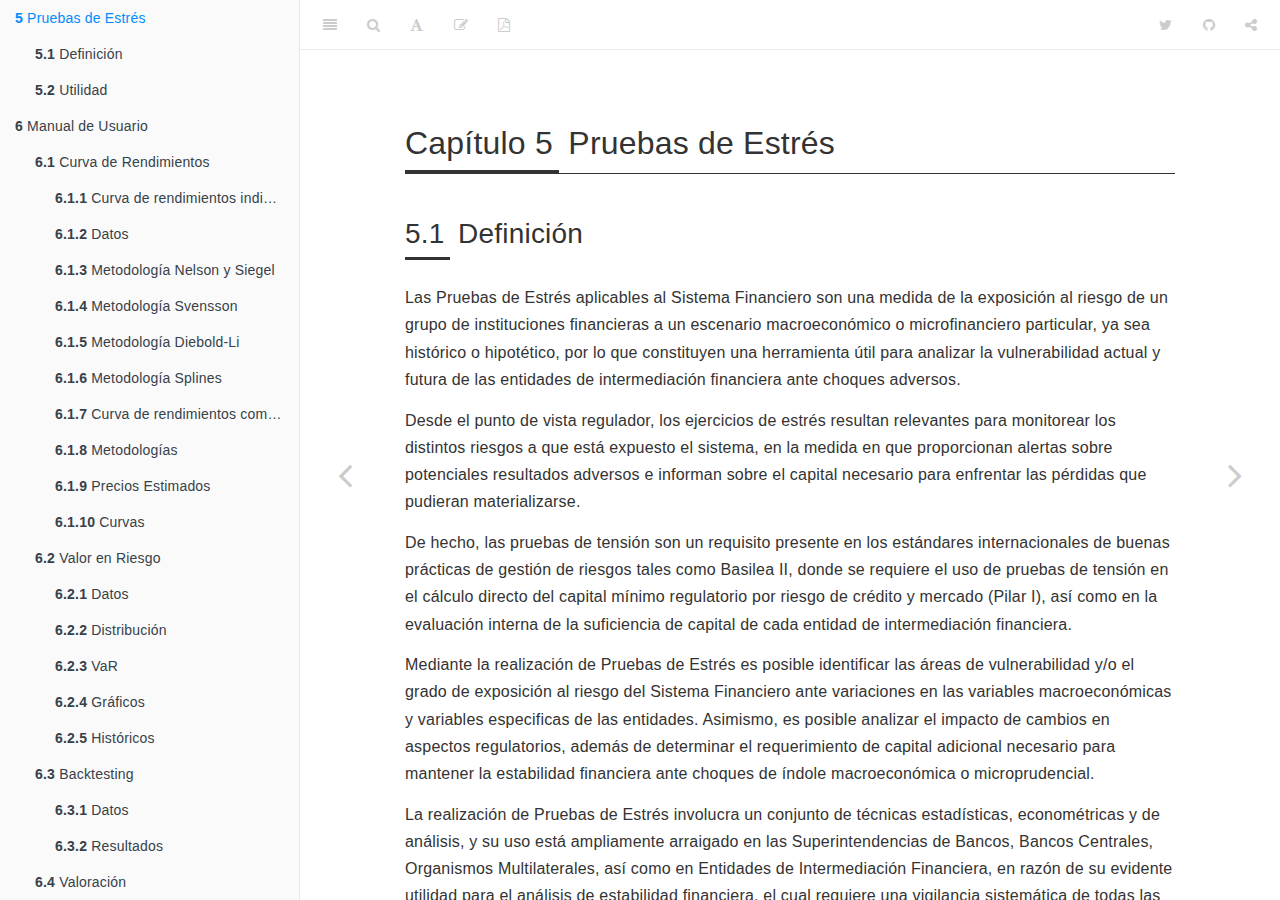
<file: docs/pruebas-de-estres.html>
<!DOCTYPE html>
<html >

<head>

  <meta charset="UTF-8">
  <meta http-equiv="X-UA-Compatible" content="IE=edge">
  <title>Capítulo 5 Pruebas de Estrés | Riesgo de Mercado</title>
  <meta name="description" content="Capítulo 5 Pruebas de Estrés | Riesgo de Mercado>
  <meta name="generator" content="bookdown  and GitBook 2.6.7">

  <meta property="og:title" content="Capítulo 5 Pruebas de Estrés | Riesgo de Mercado />
  <meta property="og:type" content="book" />
  <meta property="og:url" content="http://synergy.vision/Riesgo-de-Mercado/" />
  <meta property="og:image" content="http://synergy.vision/Riesgo-de-Mercado/images/cover.png" />
  
  <meta name="github-repo" content="synergyvision/Riesgo-de-Mercado/" />

  <meta name="twitter:card" content="summary" />
  <meta name="twitter:title" content="Capítulo 5 Pruebas de Estrés | Riesgo de Mercado />
  
  
  <meta name="twitter:image" content="http://synergy.vision/Riesgo-de-Mercado/images/cover.png" />

<meta name="author" content="Synergy Vision">


<meta name="date" content="2019-09-26">

  <meta name="viewport" content="width=device-width, initial-scale=1">
  <meta name="apple-mobile-web-app-capable" content="yes">
  <meta name="apple-mobile-web-app-status-bar-style" content="black">
  
  
<link rel="prev" href="backtesting.html">
<link rel="next" href="manual-de-usuario.html">
<script src="libs/jquery/jquery.min.js"></script>
<link href="libs/gitbook/css/style.css" rel="stylesheet" />
<link href="libs/gitbook/css/plugin-table.css" rel="stylesheet" />
<link href="libs/gitbook/css/plugin-bookdown.css" rel="stylesheet" />
<link href="libs/gitbook/css/plugin-highlight.css" rel="stylesheet" />
<link href="libs/gitbook/css/plugin-search.css" rel="stylesheet" />
<link href="libs/gitbook/css/plugin-fontsettings.css" rel="stylesheet" />







<script src="https://cdn.datacamp.com/datacamp-light-latest.min.js"></script>


<style type="text/css">
code.sourceCode > span { display: inline-block; line-height: 1.25; }
code.sourceCode > span { color: inherit; text-decoration: inherit; }
code.sourceCode > span:empty { height: 1.2em; }
.sourceCode { overflow: visible; }
code.sourceCode { white-space: pre; position: relative; }
div.sourceCode { margin: 1em 0; }
pre.sourceCode { margin: 0; }
@media screen {
div.sourceCode { overflow: auto; }
}
@media print {
code.sourceCode { white-space: pre-wrap; }
code.sourceCode > span { text-indent: -5em; padding-left: 5em; }
}
pre.numberSource code
  { counter-reset: source-line 0; }
pre.numberSource code > span
  { position: relative; left: -4em; counter-increment: source-line; }
pre.numberSource code > span > a:first-child::before
  { content: counter(source-line);
    position: relative; left: -1em; text-align: right; vertical-align: baseline;
    border: none; display: inline-block;
    -webkit-touch-callout: none; -webkit-user-select: none;
    -khtml-user-select: none; -moz-user-select: none;
    -ms-user-select: none; user-select: none;
    padding: 0 4px; width: 4em;
    color: #aaaaaa;
  }
pre.numberSource { margin-left: 3em; border-left: 1px solid #aaaaaa;  padding-left: 4px; }
div.sourceCode
  {   }
@media screen {
code.sourceCode > span > a:first-child::before { text-decoration: underline; }
}
code span.al { color: #ff0000; font-weight: bold; } /* Alert */
code span.an { color: #60a0b0; font-weight: bold; font-style: italic; } /* Annotation */
code span.at { color: #7d9029; } /* Attribute */
code span.bn { color: #40a070; } /* BaseN */
code span.bu { } /* BuiltIn */
code span.cf { color: #007020; font-weight: bold; } /* ControlFlow */
code span.ch { color: #4070a0; } /* Char */
code span.cn { color: #880000; } /* Constant */
code span.co { color: #60a0b0; font-style: italic; } /* Comment */
code span.cv { color: #60a0b0; font-weight: bold; font-style: italic; } /* CommentVar */
code span.do { color: #ba2121; font-style: italic; } /* Documentation */
code span.dt { color: #902000; } /* DataType */
code span.dv { color: #40a070; } /* DecVal */
code span.er { color: #ff0000; font-weight: bold; } /* Error */
code span.ex { } /* Extension */
code span.fl { color: #40a070; } /* Float */
code span.fu { color: #06287e; } /* Function */
code span.im { } /* Import */
code span.in { color: #60a0b0; font-weight: bold; font-style: italic; } /* Information */
code span.kw { color: #007020; font-weight: bold; } /* Keyword */
code span.op { color: #666666; } /* Operator */
code span.ot { color: #007020; } /* Other */
code span.pp { color: #bc7a00; } /* Preprocessor */
code span.sc { color: #4070a0; } /* SpecialChar */
code span.ss { color: #bb6688; } /* SpecialString */
code span.st { color: #4070a0; } /* String */
code span.va { color: #19177c; } /* Variable */
code span.vs { color: #4070a0; } /* VerbatimString */
code span.wa { color: #60a0b0; font-weight: bold; font-style: italic; } /* Warning */
</style>

<link rel="stylesheet" href="css/style.css" type="text/css" />
</head>

<body>



  <div class="book without-animation with-summary font-size-2 font-family-1" data-basepath=".">

    <div class="book-summary">
      <nav role="navigation">

<ul class="summary">
<li><a href="./"><img src="images/logovision-black.png" width="160"></img></a></li>

<li class="divider"></li>
<li class="chapter" data-level="" data-path="index.html"><a href="index.html"><i class="fa fa-check"></i>Prefacio</a><ul>
<li class="chapter" data-level="" data-path="index.html"><a href="index.html#por-que-leer-este-libro"><i class="fa fa-check"></i>¿Por qué leer este libro?</a></li>
<li class="chapter" data-level="" data-path="index.html"><a href="index.html#estructura-del-libro"><i class="fa fa-check"></i>Estructura del libro</a></li>
<li class="chapter" data-level="" data-path="index.html"><a href="index.html#informacion-sobre-los-programas-y-convenciones"><i class="fa fa-check"></i>Información sobre los programas y convenciones</a></li>
<li class="chapter" data-level="" data-path="index.html"><a href="index.html#practicas-interactivas-con-r"><i class="fa fa-check"></i>Prácticas interactivas con R</a></li>
<li class="chapter" data-level="" data-path="index.html"><a href="index.html#agradecimientos"><i class="fa fa-check"></i>Agradecimientos</a></li>
</ul></li>
<li class="chapter" data-level="" data-path="acerca-del-autor.html"><a href="acerca-del-autor.html"><i class="fa fa-check"></i>Acerca del Autor</a></li>
<li class="chapter" data-level="1" data-path="introduccion.html"><a href="introduccion.html"><i class="fa fa-check"></i><b>1</b> Introducción</a><ul>
<li class="chapter" data-level="1.1" data-path="introduccion.html"><a href="introduccion.html#motivation"><i class="fa fa-check"></i><b>1.1</b> Motivation</a></li>
</ul></li>
<li class="chapter" data-level="2" data-path="curva-de-rendimientos.html"><a href="curva-de-rendimientos.html"><i class="fa fa-check"></i><b>2</b> Curva de Rendimientos</a><ul>
<li class="chapter" data-level="2.1" data-path="curva-de-rendimientos.html"><a href="curva-de-rendimientos.html#metodologias-parametricas."><i class="fa fa-check"></i><b>2.1</b> Metodologías Paramétricas.</a><ul>
<li class="chapter" data-level="2.1.1" data-path="curva-de-rendimientos.html"><a href="curva-de-rendimientos.html#metodologia-nelson-y-siegel"><i class="fa fa-check"></i><b>2.1.1</b> Metodología Nelson y Siegel</a></li>
<li class="chapter" data-level="2.1.2" data-path="curva-de-rendimientos.html"><a href="curva-de-rendimientos.html#metodologia-svensson"><i class="fa fa-check"></i><b>2.1.2</b> Metodología Svensson</a></li>
<li class="chapter" data-level="2.1.3" data-path="curva-de-rendimientos.html"><a href="curva-de-rendimientos.html#polinomios-de-componentes-principales."><i class="fa fa-check"></i><b>2.1.3</b> Polinomios de componentes principales.</a></li>
<li class="chapter" data-level="2.1.4" data-path="curva-de-rendimientos.html"><a href="curva-de-rendimientos.html#polinomios-trigonometricos."><i class="fa fa-check"></i><b>2.1.4</b> Polinomios trigonométricos.</a></li>
<li class="chapter" data-level="2.1.5" data-path="curva-de-rendimientos.html"><a href="curva-de-rendimientos.html#metodologia-diebold-li"><i class="fa fa-check"></i><b>2.1.5</b> Metodología Diebold-Li</a></li>
</ul></li>
<li class="chapter" data-level="2.2" data-path="curva-de-rendimientos.html"><a href="curva-de-rendimientos.html#metodologias-no-parametricas"><i class="fa fa-check"></i><b>2.2</b> Metodologías no Paramétricas</a><ul>
<li class="chapter" data-level="2.2.1" data-path="curva-de-rendimientos.html"><a href="curva-de-rendimientos.html#regresion-kernel"><i class="fa fa-check"></i><b>2.2.1</b> Regresión Kernel</a></li>
<li class="chapter" data-level="2.2.2" data-path="curva-de-rendimientos.html"><a href="curva-de-rendimientos.html#polinomios-locales"><i class="fa fa-check"></i><b>2.2.2</b> Polinomios locales</a></li>
<li class="chapter" data-level="2.2.3" data-path="curva-de-rendimientos.html"><a href="curva-de-rendimientos.html#splines-suavizados"><i class="fa fa-check"></i><b>2.2.3</b> Splines suavizados</a></li>
<li class="chapter" data-level="2.2.4" data-path="curva-de-rendimientos.html"><a href="curva-de-rendimientos.html#splines-de-polinomios"><i class="fa fa-check"></i><b>2.2.4</b> Splines de polinomios</a></li>
<li class="chapter" data-level="2.2.5" data-path="curva-de-rendimientos.html"><a href="curva-de-rendimientos.html#splines-suavizados-1"><i class="fa fa-check"></i><b>2.2.5</b> Splines suavizados</a></li>
<li class="chapter" data-level="2.2.6" data-path="curva-de-rendimientos.html"><a href="curva-de-rendimientos.html#supersuavizador-de-friedmann"><i class="fa fa-check"></i><b>2.2.6</b> Supersuavizador de Friedmann</a></li>
<li class="chapter" data-level="2.2.7" data-path="curva-de-rendimientos.html"><a href="curva-de-rendimientos.html#redes-neuronales-artificiales"><i class="fa fa-check"></i><b>2.2.7</b> Redes neuronales artificiales</a></li>
<li class="chapter" data-level="2.2.8" data-path="curva-de-rendimientos.html"><a href="curva-de-rendimientos.html#metodologia-splines-cubicos-de-suavizado"><i class="fa fa-check"></i><b>2.2.8</b> Metodología Splines Cúbicos de Suavizado</a></li>
<li class="chapter" data-level="2.2.9" data-path="curva-de-rendimientos.html"><a href="curva-de-rendimientos.html#regresion-no-parametrica"><i class="fa fa-check"></i><b>2.2.9</b> Regresión no paramétrica</a></li>
<li class="chapter" data-level="2.2.10" data-path="curva-de-rendimientos.html"><a href="curva-de-rendimientos.html#regresion-no-parametrica-mediante-splines-de-suavizado"><i class="fa fa-check"></i><b>2.2.10</b> Regresión no paramétrica mediante splines de suavizado</a></li>
<li class="chapter" data-level="2.2.11" data-path="curva-de-rendimientos.html"><a href="curva-de-rendimientos.html#proceso-de-optimizacion-de-nelson-y-siegel-y-svensson"><i class="fa fa-check"></i><b>2.2.11</b> Proceso de Optimización de Nelson y Siegel y Svensson</a></li>
<li class="chapter" data-level="2.2.12" data-path="curva-de-rendimientos.html"><a href="curva-de-rendimientos.html#elaboracion-base-de-datos-para-la-metodologia-splines-y-diebold-li"><i class="fa fa-check"></i><b>2.2.12</b> Elaboracion Base de datos para la metodología Splines y Diebold-Li</a></li>
</ul></li>
</ul></li>
<li class="chapter" data-level="3" data-path="valor-en-riesgo.html"><a href="valor-en-riesgo.html"><i class="fa fa-check"></i><b>3</b> Valor en Riesgo</a><ul>
<li class="chapter" data-level="3.0.1" data-path="valor-en-riesgo.html"><a href="valor-en-riesgo.html#importancia-del-var"><i class="fa fa-check"></i><b>3.0.1</b> Importancia del VaR</a></li>
<li class="chapter" data-level="3.1" data-path="valor-en-riesgo.html"><a href="valor-en-riesgo.html#metodologias-para-calcular-el-var"><i class="fa fa-check"></i><b>3.1</b> Metodologías para calcular el VaR</a></li>
<li class="chapter" data-level="3.2" data-path="valor-en-riesgo.html"><a href="valor-en-riesgo.html#var-simulacion-historica"><i class="fa fa-check"></i><b>3.2</b> VaR Simulación Histórica</a></li>
<li class="chapter" data-level="3.3" data-path="valor-en-riesgo.html"><a href="valor-en-riesgo.html#var-simulacion-montecarlo"><i class="fa fa-check"></i><b>3.3</b> VaR Simulación MonteCarlo</a><ul>
<li class="chapter" data-level="3.3.1" data-path="valor-en-riesgo.html"><a href="valor-en-riesgo.html#origenes"><i class="fa fa-check"></i><b>3.3.1</b> Origenes</a></li>
<li class="chapter" data-level="3.3.2" data-path="valor-en-riesgo.html"><a href="valor-en-riesgo.html#definicion"><i class="fa fa-check"></i><b>3.3.2</b> Definición</a></li>
</ul></li>
<li class="chapter" data-level="3.4" data-path="valor-en-riesgo.html"><a href="valor-en-riesgo.html#limitaciones-del-var"><i class="fa fa-check"></i><b>3.4</b> Limitaciones del VaR</a></li>
</ul></li>
<li class="chapter" data-level="4" data-path="backtesting.html"><a href="backtesting.html"><i class="fa fa-check"></i><b>4</b> Backtesting</a><ul>
<li class="chapter" data-level="4.1" data-path="backtesting.html"><a href="backtesting.html#definicion-1"><i class="fa fa-check"></i><b>4.1</b> Definición</a></li>
<li class="chapter" data-level="4.2" data-path="backtesting.html"><a href="backtesting.html#prueba-de-kupiec"><i class="fa fa-check"></i><b>4.2</b> Prueba de Kupiec</a></li>
<li class="chapter" data-level="4.3" data-path="backtesting.html"><a href="backtesting.html#test-de-prueba-mixta-de-kupiec-haas"><i class="fa fa-check"></i><b>4.3</b> Test de Prueba Mixta de Kupiec (Haas)</a></li>
<li class="chapter" data-level="4.4" data-path="backtesting.html"><a href="backtesting.html#marco-de-referencia-comite-de-basilea-1996."><i class="fa fa-check"></i><b>4.4</b> Marco de referencia Comité de Basilea (1996).</a></li>
</ul></li>
<li class="chapter" data-level="5" data-path="pruebas-de-estres.html"><a href="pruebas-de-estres.html"><i class="fa fa-check"></i><b>5</b> Pruebas de Estrés</a><ul>
<li class="chapter" data-level="5.1" data-path="pruebas-de-estres.html"><a href="pruebas-de-estres.html#definicion-2"><i class="fa fa-check"></i><b>5.1</b> Definición</a></li>
<li class="chapter" data-level="5.2" data-path="pruebas-de-estres.html"><a href="pruebas-de-estres.html#utilidad"><i class="fa fa-check"></i><b>5.2</b> Utilidad</a></li>
</ul></li>
<li class="chapter" data-level="6" data-path="manual-de-usuario.html"><a href="manual-de-usuario.html"><i class="fa fa-check"></i><b>6</b> Manual de Usuario</a><ul>
<li class="chapter" data-level="6.1" data-path="manual-de-usuario.html"><a href="manual-de-usuario.html#curva-de-rendimientos-1"><i class="fa fa-check"></i><b>6.1</b> Curva de Rendimientos</a><ul>
<li class="chapter" data-level="6.1.1" data-path="manual-de-usuario.html"><a href="manual-de-usuario.html#curva-de-rendimientos-individual"><i class="fa fa-check"></i><b>6.1.1</b> Curva de rendimientos individual</a></li>
<li class="chapter" data-level="6.1.2" data-path="manual-de-usuario.html"><a href="manual-de-usuario.html#datos"><i class="fa fa-check"></i><b>6.1.2</b> Datos</a></li>
<li class="chapter" data-level="6.1.3" data-path="manual-de-usuario.html"><a href="manual-de-usuario.html#metodologia-nelson-y-siegel-1"><i class="fa fa-check"></i><b>6.1.3</b> Metodología Nelson y Siegel</a></li>
<li class="chapter" data-level="6.1.4" data-path="manual-de-usuario.html"><a href="manual-de-usuario.html#metodologia-svensson-1"><i class="fa fa-check"></i><b>6.1.4</b> Metodología Svensson</a></li>
<li class="chapter" data-level="6.1.5" data-path="manual-de-usuario.html"><a href="manual-de-usuario.html#metodologia-diebold-li-1"><i class="fa fa-check"></i><b>6.1.5</b> Metodología Diebold-Li</a></li>
<li class="chapter" data-level="6.1.6" data-path="manual-de-usuario.html"><a href="manual-de-usuario.html#metodologia-splines"><i class="fa fa-check"></i><b>6.1.6</b> Metodología Splines</a></li>
<li class="chapter" data-level="6.1.7" data-path="manual-de-usuario.html"><a href="manual-de-usuario.html#curva-de-rendimientos-comparativo"><i class="fa fa-check"></i><b>6.1.7</b> Curva de rendimientos comparativo</a></li>
<li class="chapter" data-level="6.1.8" data-path="manual-de-usuario.html"><a href="manual-de-usuario.html#metodologias"><i class="fa fa-check"></i><b>6.1.8</b> Metodologías</a></li>
<li class="chapter" data-level="6.1.9" data-path="manual-de-usuario.html"><a href="manual-de-usuario.html#precios-estimados"><i class="fa fa-check"></i><b>6.1.9</b> Precios Estimados</a></li>
<li class="chapter" data-level="6.1.10" data-path="manual-de-usuario.html"><a href="manual-de-usuario.html#curvas"><i class="fa fa-check"></i><b>6.1.10</b> Curvas</a></li>
</ul></li>
<li class="chapter" data-level="6.2" data-path="manual-de-usuario.html"><a href="manual-de-usuario.html#valor-en-riesgo-1"><i class="fa fa-check"></i><b>6.2</b> Valor en Riesgo</a><ul>
<li class="chapter" data-level="6.2.1" data-path="manual-de-usuario.html"><a href="manual-de-usuario.html#datos-1"><i class="fa fa-check"></i><b>6.2.1</b> Datos</a></li>
<li class="chapter" data-level="6.2.2" data-path="manual-de-usuario.html"><a href="manual-de-usuario.html#distribucion"><i class="fa fa-check"></i><b>6.2.2</b> Distribución</a></li>
<li class="chapter" data-level="6.2.3" data-path="manual-de-usuario.html"><a href="manual-de-usuario.html#var"><i class="fa fa-check"></i><b>6.2.3</b> VaR</a></li>
<li class="chapter" data-level="6.2.4" data-path="manual-de-usuario.html"><a href="manual-de-usuario.html#graficos"><i class="fa fa-check"></i><b>6.2.4</b> Gráficos</a></li>
<li class="chapter" data-level="6.2.5" data-path="manual-de-usuario.html"><a href="manual-de-usuario.html#historicos"><i class="fa fa-check"></i><b>6.2.5</b> Históricos</a></li>
</ul></li>
<li class="chapter" data-level="6.3" data-path="manual-de-usuario.html"><a href="manual-de-usuario.html#backtesting-1"><i class="fa fa-check"></i><b>6.3</b> Backtesting</a><ul>
<li class="chapter" data-level="6.3.1" data-path="manual-de-usuario.html"><a href="manual-de-usuario.html#datos-2"><i class="fa fa-check"></i><b>6.3.1</b> Datos</a></li>
<li class="chapter" data-level="6.3.2" data-path="manual-de-usuario.html"><a href="manual-de-usuario.html#resultados"><i class="fa fa-check"></i><b>6.3.2</b> Resultados</a></li>
</ul></li>
<li class="chapter" data-level="6.4" data-path="manual-de-usuario.html"><a href="manual-de-usuario.html#valoracion"><i class="fa fa-check"></i><b>6.4</b> Valoración</a><ul>
<li class="chapter" data-level="6.4.1" data-path="manual-de-usuario.html"><a href="manual-de-usuario.html#datos-3"><i class="fa fa-check"></i><b>6.4.1</b> Datos</a></li>
<li class="chapter" data-level="6.4.2" data-path="manual-de-usuario.html"><a href="manual-de-usuario.html#resultados-1"><i class="fa fa-check"></i><b>6.4.2</b> Resultados</a></li>
<li class="chapter" data-level="6.4.3" data-path="manual-de-usuario.html"><a href="manual-de-usuario.html#resultados-prueba-de-estres"><i class="fa fa-check"></i><b>6.4.3</b> Resultados prueba de estrés</a></li>
</ul></li>
</ul></li>
<li class="appendix"><span><b>Apéndice</b></span></li>
<li class="chapter" data-level="A" data-path="software-tools.html"><a href="software-tools.html"><i class="fa fa-check"></i><b>A</b> Software Tools</a><ul>
<li class="chapter" data-level="A.1" data-path="software-tools.html"><a href="software-tools.html#r-and-r-packages"><i class="fa fa-check"></i><b>A.1</b> R and R packages</a></li>
<li class="chapter" data-level="A.2" data-path="software-tools.html"><a href="software-tools.html#pandoc"><i class="fa fa-check"></i><b>A.2</b> Pandoc</a></li>
<li class="chapter" data-level="A.3" data-path="software-tools.html"><a href="software-tools.html#latex"><i class="fa fa-check"></i><b>A.3</b> LaTeX</a></li>
</ul></li>
<li class="chapter" data-level="" data-path="referencias.html"><a href="referencias.html"><i class="fa fa-check"></i>Referencias</a></li>
<li class="divider"></li>
<li><a href="https://bookdown.org" target="blank">Publicado con bookdown</a></li>

</ul>

      </nav>
    </div>

    <div class="book-body">
      <div class="body-inner">
        <div class="book-header" role="navigation">
          <h1>
            <i class="fa fa-circle-o-notch fa-spin"></i><a href="./">Riesgo de Mercado</a>
          </h1>
        </div>

        <div class="page-wrapper" tabindex="-1" role="main">
          <div class="page-inner">

            <section class="normal" id="section-">
<div id="pruebas-de-estres" class="section level1">
<h1><span class="header-section-number">Capítulo 5</span> Pruebas de Estrés</h1>
<div id="definicion-2" class="section level2">
<h2><span class="header-section-number">5.1</span> Definición</h2>
<p>Las Pruebas de Estrés aplicables al Sistema Financiero son una medida de la exposición al riesgo de un grupo de instituciones financieras a un escenario macroeconómico o microfinanciero particular, ya sea histórico o hipotético, por lo que constituyen una herramienta útil para analizar la vulnerabilidad actual y futura de las entidades de intermediación financiera ante choques adversos.</p>
<p>Desde el punto de vista regulador, los ejercicios de estrés resultan relevantes para monitorear los distintos riesgos a que está expuesto el sistema, en la medida en que proporcionan alertas sobre potenciales resultados adversos e informan sobre el capital necesario para enfrentar las pérdidas que pudieran materializarse.</p>
<p>De hecho, las pruebas de tensión son un requisito presente en los estándares internacionales de buenas prácticas de gestión de riesgos tales como Basilea II, donde se requiere el uso de pruebas de tensión en el cálculo directo del capital mínimo regulatorio por riesgo de crédito y mercado (Pilar I), así como en la evaluación interna de la suficiencia de capital de cada entidad de intermediación financiera.</p>
<p>Mediante la realización de Pruebas de Estrés es posible identificar las áreas de vulnerabilidad y/o el grado de exposición al riesgo del Sistema Financiero ante variaciones en las variables macroeconómicas y variables especificas de las entidades. Asimismo, es posible analizar el impacto de cambios en aspectos regulatorios, además de determinar el requerimiento de capital adicional necesario para mantener la estabilidad financiera ante choques de índole macroeconómica o microprudencial.</p>
<p>La realización de Pruebas de Estrés involucra un conjunto de técnicas estadísticas, econométricas y de análisis, y su uso está ampliamente arraigado en las Superintendencias de Bancos, Bancos Centrales, Organismos Multilaterales, así como en Entidades de Intermediación Financiera, en razón de su evidente utilidad para el análisis de estabilidad financiera, el cual requiere una vigilancia sistemática de todas las fuentes y vulnerabilidades de riesgo, considerando también la medida en que las perturbaciones pueden ser absorbidas por el sistema financiero.</p>
<!-- ## Definición de Pruebas de Estrés -->
<!-- Las pruebas de estrés son una medida de la exposición al riesgo de un grupo de instituciones financieras a un escenario macroeconómico o micro financiero particular, ya sea histórico o hipotético. En este sentido, constituyen un instrumento de evaluación del perfil de riesgo financiero, que se utiliza para cuantificar el impacto potencial en el sistema de un evento específico o de cambios simultáneos en variables macroeconómicas y financieras. -->
<!-- Las pruebas de estrés son una herramienta útil para determinar el requerimiento de capital adicional necesario para mantener la estabilidad del sistema ante un shock severo, ya sea de índole macro o micro prudencial. -->
</div>
<div id="utilidad" class="section level2">
<h2><span class="header-section-number">5.2</span> Utilidad</h2>
<!-- Las pruebas de estrés son una técnica de gestión de riesgos que se utiliza para evaluar la situación financiera de una institución. En ellas se hacen análisis sobre el efecto que tendrían eventos excepcionales pero plausibles sobre los balances de dicha institución. En las pruebas se incluyen análisis de escenarios y pruebas de sensibilidad. -->
<p>Las pruebas de estrés son realmente necesarias después de largos períodos donde las condiciones económicas y financieras han sido favorables, debido a que la buena marcha de la economía durante tanto tiempo puede conducir a la complacencia y a la infravaloración del riesgo.</p>
<p>También se emplea como una herramienta clave en la gestión de riesgos durante los períodos de expansión, cuando la innovación conduce a nuevos productos con alta demanda, de los cuales no se tiene ninguna experiencia histórica.</p>
<p>En definitiva, lo que tratan de medir y analizar las pruebas de estrés es la solvencia financiera de una institución ante escenarios extremadamente adversos y muy volátiles.</p>
<p>Estas pruebas deben ser realizadas por las empresas para mejorar en su toma de decisiones, estableciendo límites de exposición al riesgo, y que sirven para la evaluación de las opciones estratégicas en la planificación empresarial a largo plazo.</p>
<!-- ¿Para qué sirven los tests de estrés? -->
<p>Las pruebas de estrés deberían servir para los siguientes fines:</p>
<ul>
<li>Identificación del riesgo</li>
</ul>
<p>Los tests de estrés deben estar incluidos en las actividades de gestión de riesgos de las instituciones en los distintos niveles. En particular, se debe utilizar para abordar e identificar los riesgos en toda la institución.</p>
<ul>
<li>Complemento a otras herramientas de gestión de riesgos</li>
</ul>
<p>Las pruebas de estrés deben complementar a otras metodologías de cuantificación del riesgo que se basan en complejos modelos cuantitativos que analizan datos históricos y realizan proyecciones a futuro para tratar de conocer cuáles serán los escenarios a los que se van a enfrentar.</p>
<p>En particular, los resultados de las pruebas de estrés para una cartera pueden proporcionar información acerca de la validez de los modelos estadísticos, por ejemplo los que se utilizan para determinar el VaR (Value at Risk).</p>
<ul>
<li>Apoyo a la gestión del capital</li>
</ul>
<p>Estas pruebas también deben formar parte de la gestión del capital interno de las entidades, donde con visión de futuro, tratarán de identificar problemas graves, incluyendo una serie de eventos de capitalización o cambios en las condiciones de mercado que podrían afectar negativamente a la institución.</p>
<ul>
<li>Mejora en la gestión de la liquidez</li>
</ul>
<p>Los tests de estrés deben ser la herramienta central en la identificación, medición y control de los riesgos de liquidez de financiación. En particular debe servir para identificar el perfil de liquidez de la institución y la adecuación de sus reservas en caso de que tanto la institución como el mercado estén en riesgo.</p>
<!-- + ¿Qué riesgos tienen que cubrir los tests de estrés? -->
<p>Las pruebas de estrés tienen que cubrir una serie de riesgos y áreas de negocio, así como a nivel de toda la institución. Una empresa debe ser capaz de integrar de manera efectiva y significativa, en toda la gama de sus actividades, las pruebas de estrés para proporcionar una imagen completa de los riesgos en toda la institución.</p>
<p>Antes de cualquier prueba de estrés debe definirse el nivel de granularidad adecuado para el propósito de las pruebas, así como qué efectos se van a evaluar a través de todos los factores de riesgo que se agreguen al test. Además también será necesario tener en cuenta las interrelaciones entre todos los factores.</p>
<p>Los riesgos típicos que se suelen tener en cuenta en estas pruebas son los siguientes:</p>
<ul>
<li>Riesgo de crédito, incluyendo la contraparte y el riesgo de reaseguro.</li>
<li>Riesgo de mercado</li>
<li>Riesgo de seguro</li>
<li>Riesgo de liquidez</li>
<li>Riesgo operacional y legal</li>
<li>Riesgo de concentración</li>
<li>Riesgo de contagio</li>
<li>Riesgo de reputación</li>
<li>Riesgo regulatorio</li>
<li>Riesgo de inflación</li>
</ul>
<p>Las pruebas de estrés deben llevarse a cabo con flexibilidad e imaginación, con el fin de mejorar la probabilidad de identificar las vulnerabilidades ocultas de la institución. La omisión de factores de riesgo puede dar lugar a una subestimación de la severidad de los efectos que puedan producir eventos extremos.</p>
<p>Estos tests deben ofrecer una amplia gama de niveles de gravedad, incluyendo eventos capaces de generar el mayor daño a la institución, ya sea daño financiero o cualquier otro daño que provoque una gran caída de la reputación de la empresa frente a terceros.</p>
<!-- ##Otra fuente -->
<!-- Los test de estrés son pruebas que se realizan a las entidades para valorar su situación financiera y comprobar la estabilidad del sistema financiero ante posibles escenarios de riesgo de contagio o sistémico. El test de estrés es un caso de escenario extremo en el análisis de escenarios. -->
<!-- Para realizar estas pruebas, los componentes de activo y de pasivo de un Banco o empresa se someten a diferentes situaciones tanto en escenarios que van con la tendencia positiva de la economía y la macroeconomía, como en escenarios más complicados. Este tipo de prácticas son simulaciones que pretenden contener y anticipar momentos de pánico bancario o bank run en inglés. -->
<!-- En el mundo de la inversión se utiliza a menudo como complemento del análisis VAR, porque refleja resultados que no aparecen en el VAR. El test de estrés -->
<!-- Los países de la Unión Europea pretenden demostrar a los inversores después de las ayudas públicas otorgadas- 4,6 billones de euros entre avales que las entidades tienen que pagar por las garantías ofrecidas, recapitalizaciones y fusiones- que se están tomando medidas para evitar situaciones adversas por el deterioro en el volumen de negocio y la aparición de pérdidas en la cartera de crédito, así como en el deterioro en la valoración de determinados activos, especialmente los inmobiliarios. -->
<!-- Las primeras pruebas de resistencia bancaria se llevaron a cabo por el Comité de Supervisores Bancarios desde 2009 y se realizan cada año, contando con la colaboración del Banco Central Europeo (BCE) y la Comisión Europea (CE). -->
<!-- Método de cálculo del test de estrés -->
<!-- Con el objetivo de poder enfrentarse a crisis financieras dónde se cumplen determinadas condiciones como el aumento del nivel de desempleo, impago de créditos concedidos por parte de los Bancos y pérdida de valor de inversiones, los test de stress siguen la siguiente metodología general de cálculo. -->
<!-- Se miden a partir del indicador Tier 1 o Nivel 1. Este coeficiente mide la solvencia de los bancos. En este caso, las pruebas analizan lo que cada banco tiene en capital más reservas, beneficios no distribuidos y participaciones preferentes perpetuas (o cuotas participativas en el caso de las cajas) para hacer frente a los activos, créditos concedidos, acciones y otras inversiones de riesgo. Esto es, el dinero que tienen garantizado o recursos propios, en relación con aquel que tienen comprometido en alguna inversión no del todo segura. Como norma general, los supervisores han fijado un mínimo de Tier 1 del 6%. Cuanto mayor es este porcentaje, mayor es la solvencia. -->
<!-- En los acuerdos de Basilea se puede ver la evolución en las directrices marcadas en este aspecto, con la finalidad de corregir problemas adicionales como la liquidez, riesgo de incumplimiento o el apalancamiento financiero. -->
<!-- Escenarios posibles de la prueba de estrés -->
<!-- Se establecen los siguientes escenarios para el cálculo de estas pruebas de rendimiento: -->
<!-- + Escenario normal: Este es el más estable en el plano macroeconómico. Se estudian las cuentas de los Bancos y se concilian para ver si cumplen con la situación actual del mercado. -->
<!-- + Escenario complicado: Deterioro de la situación macroeconómica, se analiza los efectos de una caída del PIB del 3%, nivel a partir del cuál se deja de crear empleo de forma sostenible, se analizan los activos de los bancos ponderados por su nivel de riesgo, por ejemplo, un préstamo concedido sin garantías pondera al 100%, sin embargo, un bono del estado alemán como el Bund pondera al 0%, las pérdidas de valor de activos financieros y el capital final que se obtiene después de contabilizar las ayuda públicas recibidas. -->
<!-- + Crisis de deuda de un país: Es el escenario más complicado. Pretende establecer una solvencia en caso de que la deuda de un país tenga cifras arrolladoras como el caso de Grecia en un 25%, Portugal con un 15% o España con un 12%. -->
<!--  Aquellos bancos o entidades que no pasen los test de estrés tienen mecanismos para salir de esta situación, y son los siguientes: -->
<!-- Acudir al sector privado y al mercado para poder financiarse. -->
<!-- Fondo de emergencia de la UE para la defensa del euro. -->
<!-- Fondo de reestructuración ordenada bancaria (FROB) en el caso de España. -->
<!-- Ejemplo test de estrés -->
<!-- Ante caídas del PIB desde los inicios de la crisis hasta ahora cercanas al 4,5%, un ejemplo de transparencia en las pruebas lo ha sido España. -->
<!-- Al publicar los datos de más del 95% de su sistema financiero, incluso entrando en más aspectos que el del resto de Europa, como por ejemplo, en las carteras de inmuebles de sus bancos. En el año 2014, de los 15 bancos españoles a los que se realizaron las pruebas, solamente uno, Liberbank, fue suspendido en una de las fases de la prueba con un déficit de capital de 35 millones de euros (dato relativamente bajo comparado con la media). Además, después de analizar la calidad de sus activos, el dato fue de 1,6 en comparación con la media de UE, que fue un 3,5%. -->


<!-- # Función de precios teóricos mediante la metodología de Svensson -->
<!-- La función principal utilizada para estimar los precios teóricos mediante la metodología de Svensson es la denominada "Tabla.sven", a grandes razgos esta función estima los precios teóricos para los títulos que se consideren ya sean Tif o Vebono. -->
<!-- ## Paquetes y funciones a utilizar -->
<!-- Los paquetes necesarios para correr la función principal "Tabla.sven" son, -->
<!-- * jrvFinance: necesario para calcular rendimientos y duraciones de los bonos considerados. -->
<!-- * xlsx: necesario para leer y exportar archivos en excel. -->
<!-- * nloptr: necesario para realizar una optimización no lineal. -->
<!-- * alabama: igual que el paquete anterior, se usa para realizar una optimización no lineal mediante un método diferente. -->
<!-- Las funciones que utiliza la función principal son las siguientes, -->
<!-- 1. sort.data.frame : función que permite ordenar un data frame según una columna específica. La misma cuenta con los siguientes parámetros, -->
<!--  * form: data frame a ordenar. -->
<!--  * dat: indica el nombre de la columna por el que se quiere ordenar. -->
<!-- 2. sven: función que calcula el rendimiento cero cupón, mediante la metodología de Svensson, la misma utiliza la siguiente fórmula para su cálculo, -->
<!-- $$r_m =  \beta_0 + (\beta_1+\beta_2)*\left(\frac{1-\exp{\left(-\frac{m}{\tau_1}\right)}}{\left(\frac{m}{\tau_1}\right)}\right) -\beta_2*\exp{\left(-\frac{m}{\tau_1}\right)} + \beta_3*\left(\frac{1-\exp{\left(-\frac{m}{\tau_2}\right)}}{\left(\frac{m}{\tau_2}\right)}\right) - \beta_3*\exp{\left(-\frac{m}{\tau_2}\right)} $$ -->
<!-- Dicha función necesita los siguientes argumentos, -->
<!-- * pa: vector que indica los parámetros $\beta_0, \beta_1, \beta_2, \beta_3,\tau_1$ y  $\tau_2$. -->
<!-- * t: vector que indica el tiempo para el cual se quiere calcular el rendimiento cero cupón. -->
<!-- 3. Carac: lee y guarda en un data frame la información disponible en el documento de las características de la deuda pública nacional que se obtiene de la página del BCV. La función posee un solo argumento, -->
<!-- * ruta: caracter que especifica la ruta donde se ubica el documento de las caracteristicas de la deuda pública nacional que ya se ha descargado de la página del BCV. -->
<!-- 4. precio.sven: función que calcula los precios teóricos de los títulos considerados mediante la metodología de Svensson, la misma necesita de los siguientes argumentos, -->
<!-- * tit: vector de caracter ó caracteres donde se indica el nombre  corto del título al cual se le quiere estimar su precio teórico, por ejemplo "TIF082018" ó "VEBONO072018". -->
<!-- * fv: caracter que indica la fecha de valoración, por ejemplo "06/07/2018". -->
<!-- * C: data frame que se obtiene de ejecutar la función "Carac", esta variable contiene la información del documento de las caracteristicas de la deuda pública nacional que se obtiene de la página del BCV. -->
<!-- * pa: vector que indica los parámetros $\beta_0, \beta_1, \beta_2, \beta_3,\tau_1$ y  $\tau_2$. -->
<!-- Una vez ingresado los imputs, la función internamente busca el nombre del título en el documento de las características más reciente, y extrae del mismo la fecha de pago del próximo cupón y su fecha de vencimiento, con el fin de crear un vector de  fujos, que representa cuantos cupones le quedan por pagar al título en consideración. -->
<!-- Por ejemplo, si se quiere conocer el precio estimado del título "TIF102020" al "02/06/2017", -->
<!-- la función busca su fecha de vencimiento (15/10/2020) y la fecha de pago del próximo cupón -->
<!-- la cual es en este caso 20/07/2017. Luego con dichos valores calcula la siguiente tabla, que -->
<!-- representa los cupones que le quedan por pagar al título, -->
<!-- | Fecha      | Plazo | Plazo años | Rend Estimado | Exp        | Cupón     | Producto   | -->
<!-- |------------|-------|------------|---------------|------------|-----------|------------| -->
<!-- | 20/07/2017 |   48  |  0,1350685 |     0,03%     | 0,99995494 |  2,46875  | 2,46863876 | -->
<!-- | 19/10/2017 |  139  | 0,38082192 |     0,57%     | 0,99781633 |  2,46875  | 2,46335906 | -->
<!-- | 18/01/2018 |  230  | 0,63013699 |     1,11%     | 0,99300575 |  2,46875  | 2,45148295 | -->
<!-- | 19/04/2018 |  321  | 0,87945205 |     1,65%     | 0,98555214 |  2,46875  | 2,43308184 | -->
<!-- | 19/07/2018 |  412  | 1,12876712 |     2,20%     | 0,97548422 |  2,46875  | 2,40822667 | -->
<!-- | 18/10/2018 |  503  | 1,37808219 |     2,75%     | 0,96286752 |  2,46875  | 2,37707920 | -->
<!-- | 17/01/2019 |  594  | 1,62739726 |     3,28%     | 0,94796138 |  2,46875  | 2,34027965 | -->
<!-- | 18/04/2019 |  685  | 1,87671233 |     3,80%     | 0,93117489 |  2,46875  | 2,29883801 | -->
<!-- | 18/07/2019 |  776  |  2,1260274 |     4,29%     | 0,91282638 |  2,46875  | 2,25354012 | -->
<!-- | 17/10/2019 |  867  | 2,37534247 |     4,75%     | 0,89320395 |  2,46875  | 2,20509724 | -->
<!-- | 16/01/2020 |  958  | 2.62465753 |     5,19%     | 0,87257101 |  2,46875  | 2,15415967 | -->
<!-- | 16/04/2020 |  1049 |  2,8739726 |     5,61%     | 0,85116993 |  2,46875  | 2,10132576 | -->
<!-- | 16/07/2020 |  1140 | 3,12328767 |     6,00%     | 0,82922554 |  2,46875  | 2,04715055 | -->
<!-- | 15/10/2020 |  1231 | 3,37260274 |     6,36%     | 0,80694407 | 102,46875 | 82,6865498 | -->
<!-- |            |       |            |     Precio    |            |           | 112,688809 | -->
<!-- Así la primera columna (Fecha) se obtiene de sumarle a la fecha de pago del próximo cupón (20/07/2017) 91 días, que representa el tiempo cada cuando el título paga cupón, esto se realiza hasta llegar a la fecha de vencimiento. -->
<!-- Luego la columna "Plazo título", se obtiene realizando la diferencia entre la columna 1 y la fecha de valoración (02-06-2017). Luego la columna 3 se obtiene dividiendo el valor de la columna 2 entre 365, para pasar dicho valor a años. Después evalúo los valores de la columna 2 en el spline obtenido, para así obtener los rendimientos estimados (columna 4). Posteriormente en la columna 5 (EXP) calculo la exponencial del producto de menos uno con el plazo en años (columna 3) y con el rendimiento estimado (columna 4). -->
<!-- La columna 6 (Cupón) la calculo dividiendo el valor del cupón del título entre 4, ya que cada cupón se paga cada tres meses, a diferencia del último al cual se le debe sumar el valor de 100. Finalmente en la última columna (Producto) calculo el producto del valor de la columna EXP con la columna Cupón, para luego realizar la sumatoria de todas sus filas y así obtener el precio estimado (112.688809 en este caso). El mismo procedimiento se repite para cada título ya sea Tif o Vebono. -->
<!-- ## Función Tabla.sven -->
<!-- Esta función a parte de usar todas las funciones descritas anteriormente necesita de los siguientes argumentos para su correcto funcionamiento, -->
<!-- * fv: caracter que indica la fecha de valoración, por ejemplo "06/07/2018". -->
<!-- * tit: vector de caracter ó caracteres donde se indica el nombre  corto del título al cual se le quiere estimar su precio teórico, por ejemplo "TIF082018" ó "VEBONO072018". -->
<!-- * pr: vector numérico que indica los precios promedios de los títulos considerados, esta variable es de suma importancia al momento de realizar el proceso de optimización. -->
<!-- * pa: vector que indica los parámetros $\beta_0, \beta_1, \beta_2, \beta_3,\tau_1$ y  $\tau_2$. -->
<!-- * ind: entero, 0 ó 1 que indica si se trabajará con TIF (0) ó con VEBONOS (1). -->
<!-- * C: data frame que se obtiene de ejecutar la función "Carac", esta variable contiene la información del documento de las caracteristicas de la deuda pública nacional que se obtiene de la página del BCV. -->
<!-- Inicialmente la función crea la siguiente tabla donde muestra los resultados de los precios estimados además de información adicional de cada instrumento considerado, -->
<!-- |                                 |    TIF082018   |    TIF042019   |    TIF082019   |    TIF112019   |    TIF102020   | -->
<!-- |---------------------------------|:--------------:|:--------------:|:--------------:|:--------------:|:--------------:| -->
<!-- | ISIN                            | DPBS08773-0034 | DPBS08772-0026 | DPBS04686-0040 | DPBS09115-0024 | DPBS04686-0059 | -->
<!-- | Fecha de Liquidación            |   06/07/2018   |   06/07/2018   |   06/07/2018   |   06/07/2018   |   06/07/2018   | -->
<!-- | Fecha de emisión                |   11/01/2012   |   11/01/2012   |   17/07/2006   |   26/07/2012   |   17/07/2006   | -->
<!-- | Fecha de Vencimiento            |   23/08/2018   |   18/04/2019   |   02/08/2019   |   21/11/2019   |   15/10/2020   | -->
<!-- | Tasa de Cupón                   |      0,16      |      0,16      |     0,09875    |      0,16      |     0,09875    | -->
<!-- | Precio Prom                     |       101      |       112      |       110      |    121,0234    |    116,5251    | -->
<!-- | Fecha último Pago               |   24/05/2018   |   19/04/2018   |   04/05/2018   |   24/05/2018   |   19/04/2018   | -->
<!-- | Fecha próximo pago              |   23/08/2018   |   19/07/2018   |   03/08/2018   |   23/08/2018   |   19/07/2018   | -->
<!-- | RDTO al VMTO                    |   0,07608461   |   0,00577764   |   0,004909042  |   0,006009809  |   0,023786201  | -->
<!-- | Duración                        |   0,130555556  |   0,730395202  |   1,018624797  |   1,254346022  |   2,032862623  | -->
<!-- | Inverso de la duración          |   7,659574468  |   1,369121809  |   0,981715744  |   0,797228183  |   0,491917156  | -->
<!-- | Ponderación                     |   0,677865002  |   0,121165968  |   0,086880903  |   0,07055393   |   0,043534197  | -->
<!-- | Precio Modelo Svensson Ajustado |   102,9921258  |   116,0085721  |   111,9889864  |   122,104268   |   114,3006826  | -->
<!-- | Residuos al cuadrado            |   1,823559602  |   0,23590694   |   0,029861545  |   0,005815509  |   0,009377642  | -->
<!-- |                                 |                |                |                |                |    2,10E+00    | -->
<!-- En la tabla anterior en cada columna se muestra el nombre corto de cada título considerado, en este caso se tomaron en cuenta cinco TIF (TIF082018, TIF042019, TIF082019,TIF112019, TIF102020). Por otra parte, cada fila contiene información adicional de cada instrumento, en la primera fila se encuentra el ISIN, el cual es un código único que identifica a cada  título. En la segunda fila se encuentra la fecha de liquidación, la cual no es más que la fecha de valoración que se eligió anteriormente. En la tercera y cuarta fila se ubica la fecha de emisión y la fecha de vencimiento respectivamente. En la quinta fila se encuentra la tasa de cupón asociada a cada TIF, en la sexta fila está el precio promedio de cada instrumento. En la septima y octava fila se encuentra la fecha de último pago y la fecha de próximo pago del cupón de cada título. -->
<!-- Toda la información anterior a excepción de la sexta fila (precio promedio) se obtiene del documento de las características de la deuda pública nacional que se obtiene de la página del BCV. La información de la fila 6, se obtiene del documento de "resumersec" del BCV donde se observan las operaciones del mercado secundario. La información ubicada entre la novena y decima segunda fila, es necesaria para realizar la optimización no lineal sobre los parámetros de la metodología de Svensson. En la fila número nueve se encuentra el rendimiento al vencimiento de cada título, en la décima fila se ubica la duración, en la fila once se encuentra el inverso de la fila anterior. En la doceava fila se encuentra la ponderación , la cual se calcula en base a la duración de cada instrumento. En la fila número trece se ubica el precio obtenido mediante la función "precio.sven", finalmente en la última fila se ubica los residuos al cuadrado, los cuales se calculan a partir de la siguiente fórmula, -->
<!-- $$ ((Precio Svensson - Precio Promedio)*Ponderación)^2$$ -->
<!-- La suma de estos errores (SRC) se presenta al final de la tabla y este representa que tanto se asemejan los precios teóricos a los precios promedio. -->
<!-- ## Proceso de optimización -->
<!-- Este proceso se aplica directamente sobre los parámetros $\beta_0, \beta_1, \beta_2, \beta_3,\tau_1$ y  $\tau_2$. Donde se varian dichos parámetros con el fin de encontrar aquellos parámetros que minimicen el valor del SRC. Es importante señalar las restricciones que existen sobre estos parámetros, ellas son, -->
<!-- * $\beta_0 > 0$  -->
<!-- * $\beta_0 + \beta_1 > 0$   -->
<!-- * $\tau_1 > 0$ -->
<!-- * $\tau_2 > 0$ -->
<!-- Para aplicar este proceso es necesario tener una función objetivo, sobre la cual se realizará el proceso de optimización, ya sea para maximizar ó minimizar dicha función. Dependiendo de la forma de dicha función el proceso de optimización será lineal o no lineal. En nuestro caso particular se llevará a cabo un proceso de optimización no lineal donde se buscará minimizar la función objetivo. -->
<!-- En el cálculo de nuestra función objetivo inteviene el concepto de la duración de un bono ó título, la cuál es una medida del vencimiento medio ponderado de todos los flujos que paga un bono. La misma viene dada mediante la siguiente expresión, -->
<!-- $$Duración = \frac{1+r}{r} - \frac{n(c-r)+(1+r)}{c(1+n)^n - (c-r)}  $$ -->
<!-- donde, -->
<!-- * r: es el rendimiento al vencimiento del bono durante el período considerado. -->
<!-- * n: es el número de períodos que restan hasta la fecha de vencimiento del bono. -->
<!-- * c: es el cupón del bono. -->
<!-- Así nuestra función objetivo viene dada mediante la siguiente expresión, -->
<!-- $$ f(x) = \sum_{i=1}^n (w_i \epsilon_i(x))^2$$ -->
<!-- donde $w_i$ representan las ponderaciones, y se calculan mediante la siguiente expresión, -->
<!-- $$ w_i = \frac{\frac{1}{D_i}}{\sum_{j=1}^n\frac{1}{D_j}}$$ -->
<!-- por su parte, $\epsilon_i(x) = \hat{P_i}(x) - P_i$ , donde $P_i$ representan los precios promedios de los títulos a considerar, de entrada este es un parámetro ó valor con el que se cuenta. Por otra parte $\hat{P_i}(x)$ representa los precios estimados donde x es el parámetro que va a variar y es el valor que se quiere optimizar. -->
<!-- Mediante la función objetivo descrita anteriormente se busca minimizar la diferencia -->
<!-- que existe entre los precios promedios y los precios estimados, calculando un valor óptimo del parámetro $x$ mediante el proceso de optimización no lineal. -->
<!-- El proceso de optimización se puede llevar a cabo mediante dos paquetes de R, el primero es "nloptr" el cual utiliza un método Lagrangiano aumentado que agrega términos adicionales a la función objetivo no restringida, diseñada para emular un multiplicador lagrangiano. El segundo paquete es "alabama", este paquete igual que el anterior utiliza un algoritmo de minimización lagrangiana aumentada, con la diferencia de que el mismo permite usar funciones objetivo no lineales con restricciones, las cuales pueden ser lineales ó no lineales. -->
<!-- El método de optimización que usa por defecto el paquete "alabama" es el BFGS (Algoritmo de Broyden–Fletcher–Goldfarb–Shanno) el cual es un método iterativo para resolver problemas no lineasles de optimización. Por su parte, el paquete "nloptr" usa el método LBGS (Limited-memory Broyden–Fletcher–Goldfarb–Shanno) el cual aproxima el algoritmo BFGS usando una cantidad limitada de memoria del computador. Acorde con las pruebas realizadas se puede afirmar que los resultados obtenidos por el paquete nloptr son mejores a los dados por el paquete alabama, esto al comparar los valores SRC obtenidos luego de cada proceso, sin embargo, el paquete nloptr requiere más tiempo de cálculo para llegar a su valor óptimo mientras que el paquete alabama es más rápido en cumplir ese objetivo. A continuación se presentan los resultados obtenidos al aplicar cada uno de los procesos de optimización, es importante señalar que la optimización realizada por el paquete alabama es la mejor, esto se puede observar en el valor SRC (suma de residuos), lo que indica que los precios Svensson obtenidos mediante esta optimización son los que más se parecen a los precios promedio ingresados. -->
<!-- Tabla obtenida mediante la optimización del paquete alabama -->
<!-- |                                 |    TIF082018   |    TIF042019   |    TIF082019   |    TIF112019   |    TIF102020   | -->
<!-- |---------------------------------|:--------------:|:--------------:|:--------------:|:--------------:|:--------------:| -->
<!-- | ISIN                            | DPBS08773-0034 | DPBS08772-0026 | DPBS04686-0040 | DPBS09115-0024 | DPBS04686-0059 | -->
<!-- | Fecha de Liquidación            |   06/07/2018   |   06/07/2018   |   06/07/2018   |   06/07/2018   |   06/07/2018   | -->
<!-- | Fecha de emisión                |   11/01/2012   |   11/01/2012   |   17/07/2006   |   26/07/2012   |   17/07/2006   | -->
<!-- | Fecha de Vencimiento            |   23/08/2018   |   18/04/2019   |   02/08/2019   |   21/11/2019   |   15/10/2020   | -->
<!-- | Tasa de Cupón                   |      0,16      |      0,16      |     0,09875    |      0,16      |     0,09875    | -->
<!-- | Precio Prom                     |       101      |       112      |       110      |    121,0234    |    116,5251    | -->
<!-- | Fecha último Pago               |   24/05/2018   |   19/04/2018   |   04/05/2018   |   24/05/2018   |   19/04/2018   | -->
<!-- | Fecha próximo pago              |   23/08/2018   |   19/07/2018   |   03/08/2018   |   23/08/2018   |   19/07/2018   | -->
<!-- | RDTO al VMTO                    |   0,07608461   |   0,00577764   |   0,004909042  |   0,006009809  |   0,023786201  | -->
<!-- | Duración                        |   0,130555556  |   0,730395202  |   1,018624797  |   1,254346022  |   2,032862623  | -->
<!-- | Inverso de la duración          |   7,659574468  |   1,369121809  |   0,981715744  |   0,797228183  |   0,491917156  | -->
<!-- | Ponderación                     |   0,677865002  |   0,121165968  |   0,086880903  |   0,07055393   |   0,043534197  | -->
<!-- | Precio Modelo Svensson Ajustado |   100,9971913  |   112,1371665  |   109,6489894  |   121,2079619  |   116,5454994  | -->
<!-- | Residuos al cuadrado            |    3,62E-06    |   0,000276221  |   0,000930013  |   0,000169561  |    7,89E-07    | -->
<!-- |                                 |                |                |                |                |    1,38E-03    | -->
<!-- Tabla obtenida mediante la optimización del Nloptr -->
<!-- |                                 |    TIF082018   |    TIF042019   |    TIF082019   |    TIF112019   |    TIF102020   | -->
<!-- |---------------------------------|:--------------:|:--------------:|:--------------:|:--------------:|:--------------:| -->
<!-- | ISIN                            | DPBS08773-0034 | DPBS08772-0026 | DPBS04686-0040 | DPBS09115-0024 | DPBS04686-0059 | -->
<!-- | Fecha de Liquidación            |   06/07/2018   |   06/07/2018   |   06/07/2018   |   06/07/2018   |   06/07/2018   | -->
<!-- | Fecha de emisión                |   11/01/2012   |   11/01/2012   |   17/07/2006   |   26/07/2012   |   17/07/2006   | -->
<!-- | Fecha de Vencimiento            |   23/08/2018   |   18/04/2019   |   02/08/2019   |   21/11/2019   |   15/10/2020   | -->
<!-- | Tasa de Cupón                   |      0,16      |      0,16      |     0,09875    |      0,16      |     0,09875    | -->
<!-- | Precio Prom                     |       101      |       112      |       110      |    121,0234    |    116,5251    | -->
<!-- | Fecha último Pago               |   24/05/2018   |   19/04/2018   |   04/05/2018   |   24/05/2018   |   19/04/2018   | -->
<!-- | Fecha próximo pago              |   23/08/2018   |   19/07/2018   |   03/08/2018   |   23/08/2018   |   19/07/2018   | -->
<!-- | RDTO al VMTO                    |   0,07608461   |   0,00577764   |   0,004909042  |   0,006009809  |   0,023786201  | -->
<!-- | Duración                        |   0,130555556  |   0,730395202  |   1,018624797  |   1,254346022  |   2,032862623  | -->
<!-- | Inverso de la duración          |   7,659574468  |   1,369121809  |   0,981715744  |   0,797228183  |   0,491917156  | -->
<!-- | Ponderación                     |   0,677865002  |   0,121165968  |   0,086880903  |   0,07055393   |   0,043534197  | -->
<!-- | Precio Modelo Svensson Ajustado |   100,9987932  |   112,0987759  |   109,6758328  |   121,2655549  |   116,4765443  | -->
<!-- | Residuos al cuadrado            |    6,69E-07    |   0,00014324   |   0,000793207  |   0,000291897  |    4,47E-06    | -->
<!-- |                                 |                |                |                |                |    1,23E-03    | -->
<!-- ## Ejemplo en R -->
<!-- Una vez cargados todos los paquetes y funciones necesarias para ejecutar la función principal "Tabla.sven", se definen los argumentos necesarios para esta función, primero defino los nombres de los títulos, su precio promedio y los parámetros iniciales. -->
<!-- ```{r} -->
<!-- #Prueba Julio 2018 -->
<!-- #ejemplo -->
<!-- #source('C:/Users/Freddy Tapia/Desktop/Svensson/funciones.R') -->
<!-- #TIF -->
<!-- tit=c("TIF082018","TIF042019","TIF082019", -->
<!--       "TIF112019","TIF102020","TIF112020","TIF022021","TIF032022","TIF042023", -->
<!--       "TIF012024","TIF062025","TIF012026","TIF112027","TIF032028","TIF052028", -->
<!--       "TIF022029","TIF032029","TIF022030","TIF102030","TIF022031","TIF032031", -->
<!--       "TIF022032","TIF032032","TIF032033","TIF052034") -->
<!-- #precios promedio -->
<!-- pr=c(101,112,110,121.0234,116.5251,130.0234, -->
<!--      129.0156,125.0626,128.1000,120,124,122,126.5234,128.5235,128.1913, -->
<!--      129,132.0391,128.5235,129.8875,130.1,128.5313,127,128.5235,127.0156, -->
<!--      127.0156) -->
<!-- #parametros TIF -->
<!-- pa=c(0.133799434790145,-0.01,-0.307885339616438,-0.134075672659356, -->
<!--      0.545398124008073,0.350692201663154) -->
<!-- ``` -->
<!-- Luego creo la variable "C", la cual se genera a partir de la información del documento de las características de la deuda pública nacional que se obtiene de la página del BCV, -->
<!-- ```{r} -->
<!-- #Documento de la características -->
<!-- #C <- Carac("C:/Users/Freddy Tapia/Desktop/29-06-18.xls") -->
<!-- #head(C) -->
<!-- ``` -->
<!-- Finalmente ejecuto la función, -->
<!-- ```{r} -->
<!-- #Tabla11t=Tabla.sven(fv = "06/07/2018",tit = tit,pr = pr,pa = pa,ind = 0,C = C)  -->
<!-- ``` -->
<!-- Inicialmente la función muestra una tabla con los valores iniciales, luego de esto se pregunta al usuario si desea optimizar los precios, en caso afirmativo se ofrecen dos métodos uno mediante el paquete nloptr y el otro mediante alabama. -->


</div>
</div>
<script>
(function(i,s,o,g,r,a,m){i['GoogleAnalyticsObject']=r;i[r]=i[r]||function(){
(i[r].q=i[r].q||[]).push(arguments)},i[r].l=1*new Date();a=s.createElement(o),m=s.getElementsByTagName(o)[0];a.async=1;a.src=g;m.parentNode.insertBefore(a,m)})(window,document,'script','https://www.google-analytics.com/analytics.js','ga');
ga('create', 'UA-78759535-1', 'auto');
ga('send', 'pageview');  
</script>
            </section>

          </div>
        </div>
      </div>
<a href="backtesting.html" class="navigation navigation-prev " aria-label="Previous page"><i class="fa fa-angle-left"></i></a>
<a href="manual-de-usuario.html" class="navigation navigation-next " aria-label="Next page"><i class="fa fa-angle-right"></i></a>
    </div>
  </div>
<script src="libs/gitbook/js/app.min.js"></script>
<script src="libs/gitbook/js/lunr.js"></script>
<script src="libs/gitbook/js/plugin-search.js"></script>
<script src="libs/gitbook/js/plugin-sharing.js"></script>
<script src="libs/gitbook/js/plugin-fontsettings.js"></script>
<script src="libs/gitbook/js/plugin-bookdown.js"></script>
<script src="libs/gitbook/js/jquery.highlight.js"></script>
<script>
gitbook.require(["gitbook"], function(gitbook) {
gitbook.start({
"sharing": {
"github": true,
"facebook": false,
"twitter": true,
"google": false,
"linkedin": false,
"weibo": false,
"instapaper": false,
"vk": false,
"all": ["facebook", "google", "twitter", "linkedin", "weibo", "instapaper"]
},
"fontsettings": {
"theme": "white",
"family": "sans",
"size": 2
},
"edit": {
"link": "https://github.com/synergyvision/Teoria-de-Portafolio/edit/master/bookdown/014-Pruebas_de_estres.Rmd",
"text": "Edit"
},
"history": {
"link": null,
"text": null
},
"download": ["Riesgo-de-Mercado.pdf"],
"toc": {
"collapse": "none"
}
});
});
</script>

<!-- dynamically load mathjax for compatibility with self-contained -->
<script>
  (function () {
    var script = document.createElement("script");
    script.type = "text/javascript";
    var src = "true";
    if (src === "" || src === "true") src = "https://mathjax.rstudio.com/latest/MathJax.js?config=TeX-MML-AM_CHTML";
    if (location.protocol !== "file:" && /^https?:/.test(src))
      src = src.replace(/^https?:/, '');
    script.src = src;
    document.getElementsByTagName("head")[0].appendChild(script);
  })();
</script>
</body>

</html>
</file>
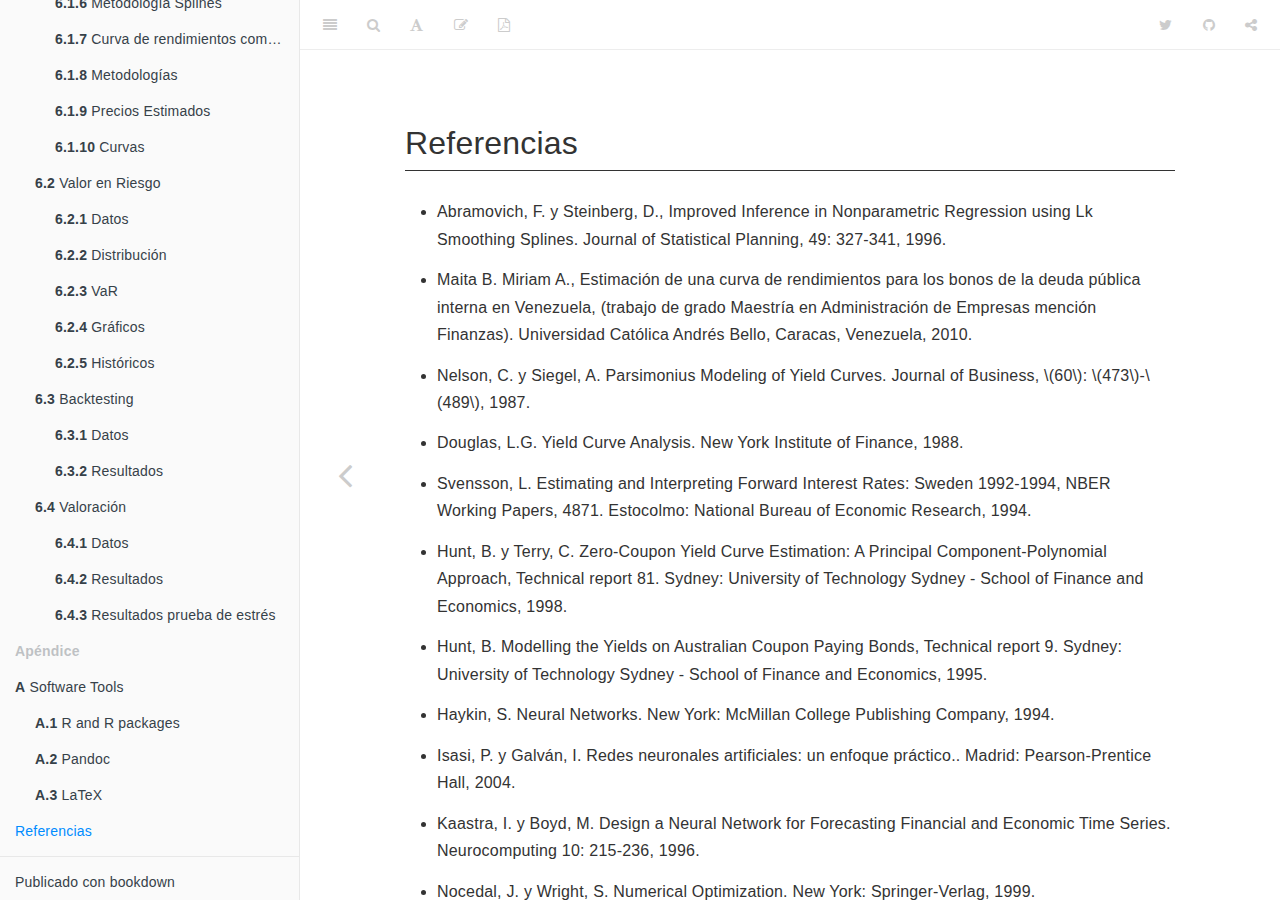
<file: docs/referencias.html>
<!DOCTYPE html>
<html >

<head>

  <meta charset="UTF-8">
  <meta http-equiv="X-UA-Compatible" content="IE=edge">
  <title>Referencias | Riesgo de Mercado</title>
  <meta name="description" content="Referencias | Riesgo de Mercado>
  <meta name="generator" content="bookdown  and GitBook 2.6.7">

  <meta property="og:title" content="Referencias | Riesgo de Mercado />
  <meta property="og:type" content="book" />
  <meta property="og:url" content="http://synergy.vision/Riesgo-de-Mercado/" />
  <meta property="og:image" content="http://synergy.vision/Riesgo-de-Mercado/images/cover.png" />
  
  <meta name="github-repo" content="synergyvision/Riesgo-de-Mercado/" />

  <meta name="twitter:card" content="summary" />
  <meta name="twitter:title" content="Referencias | Riesgo de Mercado />
  
  
  <meta name="twitter:image" content="http://synergy.vision/Riesgo-de-Mercado/images/cover.png" />

<meta name="author" content="Synergy Vision">


<meta name="date" content="2019-09-26">

  <meta name="viewport" content="width=device-width, initial-scale=1">
  <meta name="apple-mobile-web-app-capable" content="yes">
  <meta name="apple-mobile-web-app-status-bar-style" content="black">
  
  
<link rel="prev" href="software-tools.html">

<script src="libs/jquery/jquery.min.js"></script>
<link href="libs/gitbook/css/style.css" rel="stylesheet" />
<link href="libs/gitbook/css/plugin-table.css" rel="stylesheet" />
<link href="libs/gitbook/css/plugin-bookdown.css" rel="stylesheet" />
<link href="libs/gitbook/css/plugin-highlight.css" rel="stylesheet" />
<link href="libs/gitbook/css/plugin-search.css" rel="stylesheet" />
<link href="libs/gitbook/css/plugin-fontsettings.css" rel="stylesheet" />







<script src="https://cdn.datacamp.com/datacamp-light-latest.min.js"></script>


<style type="text/css">
code.sourceCode > span { display: inline-block; line-height: 1.25; }
code.sourceCode > span { color: inherit; text-decoration: inherit; }
code.sourceCode > span:empty { height: 1.2em; }
.sourceCode { overflow: visible; }
code.sourceCode { white-space: pre; position: relative; }
div.sourceCode { margin: 1em 0; }
pre.sourceCode { margin: 0; }
@media screen {
div.sourceCode { overflow: auto; }
}
@media print {
code.sourceCode { white-space: pre-wrap; }
code.sourceCode > span { text-indent: -5em; padding-left: 5em; }
}
pre.numberSource code
  { counter-reset: source-line 0; }
pre.numberSource code > span
  { position: relative; left: -4em; counter-increment: source-line; }
pre.numberSource code > span > a:first-child::before
  { content: counter(source-line);
    position: relative; left: -1em; text-align: right; vertical-align: baseline;
    border: none; display: inline-block;
    -webkit-touch-callout: none; -webkit-user-select: none;
    -khtml-user-select: none; -moz-user-select: none;
    -ms-user-select: none; user-select: none;
    padding: 0 4px; width: 4em;
    color: #aaaaaa;
  }
pre.numberSource { margin-left: 3em; border-left: 1px solid #aaaaaa;  padding-left: 4px; }
div.sourceCode
  {   }
@media screen {
code.sourceCode > span > a:first-child::before { text-decoration: underline; }
}
code span.al { color: #ff0000; font-weight: bold; } /* Alert */
code span.an { color: #60a0b0; font-weight: bold; font-style: italic; } /* Annotation */
code span.at { color: #7d9029; } /* Attribute */
code span.bn { color: #40a070; } /* BaseN */
code span.bu { } /* BuiltIn */
code span.cf { color: #007020; font-weight: bold; } /* ControlFlow */
code span.ch { color: #4070a0; } /* Char */
code span.cn { color: #880000; } /* Constant */
code span.co { color: #60a0b0; font-style: italic; } /* Comment */
code span.cv { color: #60a0b0; font-weight: bold; font-style: italic; } /* CommentVar */
code span.do { color: #ba2121; font-style: italic; } /* Documentation */
code span.dt { color: #902000; } /* DataType */
code span.dv { color: #40a070; } /* DecVal */
code span.er { color: #ff0000; font-weight: bold; } /* Error */
code span.ex { } /* Extension */
code span.fl { color: #40a070; } /* Float */
code span.fu { color: #06287e; } /* Function */
code span.im { } /* Import */
code span.in { color: #60a0b0; font-weight: bold; font-style: italic; } /* Information */
code span.kw { color: #007020; font-weight: bold; } /* Keyword */
code span.op { color: #666666; } /* Operator */
code span.ot { color: #007020; } /* Other */
code span.pp { color: #bc7a00; } /* Preprocessor */
code span.sc { color: #4070a0; } /* SpecialChar */
code span.ss { color: #bb6688; } /* SpecialString */
code span.st { color: #4070a0; } /* String */
code span.va { color: #19177c; } /* Variable */
code span.vs { color: #4070a0; } /* VerbatimString */
code span.wa { color: #60a0b0; font-weight: bold; font-style: italic; } /* Warning */
</style>

<link rel="stylesheet" href="css/style.css" type="text/css" />
</head>

<body>



  <div class="book without-animation with-summary font-size-2 font-family-1" data-basepath=".">

    <div class="book-summary">
      <nav role="navigation">

<ul class="summary">
<li><a href="./"><img src="images/logovision-black.png" width="160"></img></a></li>

<li class="divider"></li>
<li class="chapter" data-level="" data-path="index.html"><a href="index.html"><i class="fa fa-check"></i>Prefacio</a><ul>
<li class="chapter" data-level="" data-path="index.html"><a href="index.html#por-que-leer-este-libro"><i class="fa fa-check"></i>¿Por qué leer este libro?</a></li>
<li class="chapter" data-level="" data-path="index.html"><a href="index.html#estructura-del-libro"><i class="fa fa-check"></i>Estructura del libro</a></li>
<li class="chapter" data-level="" data-path="index.html"><a href="index.html#informacion-sobre-los-programas-y-convenciones"><i class="fa fa-check"></i>Información sobre los programas y convenciones</a></li>
<li class="chapter" data-level="" data-path="index.html"><a href="index.html#practicas-interactivas-con-r"><i class="fa fa-check"></i>Prácticas interactivas con R</a></li>
<li class="chapter" data-level="" data-path="index.html"><a href="index.html#agradecimientos"><i class="fa fa-check"></i>Agradecimientos</a></li>
</ul></li>
<li class="chapter" data-level="" data-path="acerca-del-autor.html"><a href="acerca-del-autor.html"><i class="fa fa-check"></i>Acerca del Autor</a></li>
<li class="chapter" data-level="1" data-path="introduccion.html"><a href="introduccion.html"><i class="fa fa-check"></i><b>1</b> Introducción</a><ul>
<li class="chapter" data-level="1.1" data-path="introduccion.html"><a href="introduccion.html#motivation"><i class="fa fa-check"></i><b>1.1</b> Motivation</a></li>
</ul></li>
<li class="chapter" data-level="2" data-path="curva-de-rendimientos.html"><a href="curva-de-rendimientos.html"><i class="fa fa-check"></i><b>2</b> Curva de Rendimientos</a><ul>
<li class="chapter" data-level="2.1" data-path="curva-de-rendimientos.html"><a href="curva-de-rendimientos.html#metodologias-parametricas."><i class="fa fa-check"></i><b>2.1</b> Metodologías Paramétricas.</a><ul>
<li class="chapter" data-level="2.1.1" data-path="curva-de-rendimientos.html"><a href="curva-de-rendimientos.html#metodologia-nelson-y-siegel"><i class="fa fa-check"></i><b>2.1.1</b> Metodología Nelson y Siegel</a></li>
<li class="chapter" data-level="2.1.2" data-path="curva-de-rendimientos.html"><a href="curva-de-rendimientos.html#metodologia-svensson"><i class="fa fa-check"></i><b>2.1.2</b> Metodología Svensson</a></li>
<li class="chapter" data-level="2.1.3" data-path="curva-de-rendimientos.html"><a href="curva-de-rendimientos.html#polinomios-de-componentes-principales."><i class="fa fa-check"></i><b>2.1.3</b> Polinomios de componentes principales.</a></li>
<li class="chapter" data-level="2.1.4" data-path="curva-de-rendimientos.html"><a href="curva-de-rendimientos.html#polinomios-trigonometricos."><i class="fa fa-check"></i><b>2.1.4</b> Polinomios trigonométricos.</a></li>
<li class="chapter" data-level="2.1.5" data-path="curva-de-rendimientos.html"><a href="curva-de-rendimientos.html#metodologia-diebold-li"><i class="fa fa-check"></i><b>2.1.5</b> Metodología Diebold-Li</a></li>
</ul></li>
<li class="chapter" data-level="2.2" data-path="curva-de-rendimientos.html"><a href="curva-de-rendimientos.html#metodologias-no-parametricas"><i class="fa fa-check"></i><b>2.2</b> Metodologías no Paramétricas</a><ul>
<li class="chapter" data-level="2.2.1" data-path="curva-de-rendimientos.html"><a href="curva-de-rendimientos.html#regresion-kernel"><i class="fa fa-check"></i><b>2.2.1</b> Regresión Kernel</a></li>
<li class="chapter" data-level="2.2.2" data-path="curva-de-rendimientos.html"><a href="curva-de-rendimientos.html#polinomios-locales"><i class="fa fa-check"></i><b>2.2.2</b> Polinomios locales</a></li>
<li class="chapter" data-level="2.2.3" data-path="curva-de-rendimientos.html"><a href="curva-de-rendimientos.html#splines-suavizados"><i class="fa fa-check"></i><b>2.2.3</b> Splines suavizados</a></li>
<li class="chapter" data-level="2.2.4" data-path="curva-de-rendimientos.html"><a href="curva-de-rendimientos.html#splines-de-polinomios"><i class="fa fa-check"></i><b>2.2.4</b> Splines de polinomios</a></li>
<li class="chapter" data-level="2.2.5" data-path="curva-de-rendimientos.html"><a href="curva-de-rendimientos.html#splines-suavizados-1"><i class="fa fa-check"></i><b>2.2.5</b> Splines suavizados</a></li>
<li class="chapter" data-level="2.2.6" data-path="curva-de-rendimientos.html"><a href="curva-de-rendimientos.html#supersuavizador-de-friedmann"><i class="fa fa-check"></i><b>2.2.6</b> Supersuavizador de Friedmann</a></li>
<li class="chapter" data-level="2.2.7" data-path="curva-de-rendimientos.html"><a href="curva-de-rendimientos.html#redes-neuronales-artificiales"><i class="fa fa-check"></i><b>2.2.7</b> Redes neuronales artificiales</a></li>
<li class="chapter" data-level="2.2.8" data-path="curva-de-rendimientos.html"><a href="curva-de-rendimientos.html#metodologia-splines-cubicos-de-suavizado"><i class="fa fa-check"></i><b>2.2.8</b> Metodología Splines Cúbicos de Suavizado</a></li>
<li class="chapter" data-level="2.2.9" data-path="curva-de-rendimientos.html"><a href="curva-de-rendimientos.html#regresion-no-parametrica"><i class="fa fa-check"></i><b>2.2.9</b> Regresión no paramétrica</a></li>
<li class="chapter" data-level="2.2.10" data-path="curva-de-rendimientos.html"><a href="curva-de-rendimientos.html#regresion-no-parametrica-mediante-splines-de-suavizado"><i class="fa fa-check"></i><b>2.2.10</b> Regresión no paramétrica mediante splines de suavizado</a></li>
<li class="chapter" data-level="2.2.11" data-path="curva-de-rendimientos.html"><a href="curva-de-rendimientos.html#proceso-de-optimizacion-de-nelson-y-siegel-y-svensson"><i class="fa fa-check"></i><b>2.2.11</b> Proceso de Optimización de Nelson y Siegel y Svensson</a></li>
<li class="chapter" data-level="2.2.12" data-path="curva-de-rendimientos.html"><a href="curva-de-rendimientos.html#elaboracion-base-de-datos-para-la-metodologia-splines-y-diebold-li"><i class="fa fa-check"></i><b>2.2.12</b> Elaboracion Base de datos para la metodología Splines y Diebold-Li</a></li>
</ul></li>
</ul></li>
<li class="chapter" data-level="3" data-path="valor-en-riesgo.html"><a href="valor-en-riesgo.html"><i class="fa fa-check"></i><b>3</b> Valor en Riesgo</a><ul>
<li class="chapter" data-level="3.0.1" data-path="valor-en-riesgo.html"><a href="valor-en-riesgo.html#importancia-del-var"><i class="fa fa-check"></i><b>3.0.1</b> Importancia del VaR</a></li>
<li class="chapter" data-level="3.1" data-path="valor-en-riesgo.html"><a href="valor-en-riesgo.html#metodologias-para-calcular-el-var"><i class="fa fa-check"></i><b>3.1</b> Metodologías para calcular el VaR</a></li>
<li class="chapter" data-level="3.2" data-path="valor-en-riesgo.html"><a href="valor-en-riesgo.html#var-simulacion-historica"><i class="fa fa-check"></i><b>3.2</b> VaR Simulación Histórica</a></li>
<li class="chapter" data-level="3.3" data-path="valor-en-riesgo.html"><a href="valor-en-riesgo.html#var-simulacion-montecarlo"><i class="fa fa-check"></i><b>3.3</b> VaR Simulación MonteCarlo</a><ul>
<li class="chapter" data-level="3.3.1" data-path="valor-en-riesgo.html"><a href="valor-en-riesgo.html#origenes"><i class="fa fa-check"></i><b>3.3.1</b> Origenes</a></li>
<li class="chapter" data-level="3.3.2" data-path="valor-en-riesgo.html"><a href="valor-en-riesgo.html#definicion"><i class="fa fa-check"></i><b>3.3.2</b> Definición</a></li>
</ul></li>
<li class="chapter" data-level="3.4" data-path="valor-en-riesgo.html"><a href="valor-en-riesgo.html#limitaciones-del-var"><i class="fa fa-check"></i><b>3.4</b> Limitaciones del VaR</a></li>
</ul></li>
<li class="chapter" data-level="4" data-path="backtesting.html"><a href="backtesting.html"><i class="fa fa-check"></i><b>4</b> Backtesting</a><ul>
<li class="chapter" data-level="4.1" data-path="backtesting.html"><a href="backtesting.html#definicion-1"><i class="fa fa-check"></i><b>4.1</b> Definición</a></li>
<li class="chapter" data-level="4.2" data-path="backtesting.html"><a href="backtesting.html#prueba-de-kupiec"><i class="fa fa-check"></i><b>4.2</b> Prueba de Kupiec</a></li>
<li class="chapter" data-level="4.3" data-path="backtesting.html"><a href="backtesting.html#test-de-prueba-mixta-de-kupiec-haas"><i class="fa fa-check"></i><b>4.3</b> Test de Prueba Mixta de Kupiec (Haas)</a></li>
<li class="chapter" data-level="4.4" data-path="backtesting.html"><a href="backtesting.html#marco-de-referencia-comite-de-basilea-1996."><i class="fa fa-check"></i><b>4.4</b> Marco de referencia Comité de Basilea (1996).</a></li>
</ul></li>
<li class="chapter" data-level="5" data-path="pruebas-de-estres.html"><a href="pruebas-de-estres.html"><i class="fa fa-check"></i><b>5</b> Pruebas de Estrés</a><ul>
<li class="chapter" data-level="5.1" data-path="pruebas-de-estres.html"><a href="pruebas-de-estres.html#definicion-2"><i class="fa fa-check"></i><b>5.1</b> Definición</a></li>
<li class="chapter" data-level="5.2" data-path="pruebas-de-estres.html"><a href="pruebas-de-estres.html#utilidad"><i class="fa fa-check"></i><b>5.2</b> Utilidad</a></li>
</ul></li>
<li class="chapter" data-level="6" data-path="manual-de-usuario.html"><a href="manual-de-usuario.html"><i class="fa fa-check"></i><b>6</b> Manual de Usuario</a><ul>
<li class="chapter" data-level="6.1" data-path="manual-de-usuario.html"><a href="manual-de-usuario.html#curva-de-rendimientos-1"><i class="fa fa-check"></i><b>6.1</b> Curva de Rendimientos</a><ul>
<li class="chapter" data-level="6.1.1" data-path="manual-de-usuario.html"><a href="manual-de-usuario.html#curva-de-rendimientos-individual"><i class="fa fa-check"></i><b>6.1.1</b> Curva de rendimientos individual</a></li>
<li class="chapter" data-level="6.1.2" data-path="manual-de-usuario.html"><a href="manual-de-usuario.html#datos"><i class="fa fa-check"></i><b>6.1.2</b> Datos</a></li>
<li class="chapter" data-level="6.1.3" data-path="manual-de-usuario.html"><a href="manual-de-usuario.html#metodologia-nelson-y-siegel-1"><i class="fa fa-check"></i><b>6.1.3</b> Metodología Nelson y Siegel</a></li>
<li class="chapter" data-level="6.1.4" data-path="manual-de-usuario.html"><a href="manual-de-usuario.html#metodologia-svensson-1"><i class="fa fa-check"></i><b>6.1.4</b> Metodología Svensson</a></li>
<li class="chapter" data-level="6.1.5" data-path="manual-de-usuario.html"><a href="manual-de-usuario.html#metodologia-diebold-li-1"><i class="fa fa-check"></i><b>6.1.5</b> Metodología Diebold-Li</a></li>
<li class="chapter" data-level="6.1.6" data-path="manual-de-usuario.html"><a href="manual-de-usuario.html#metodologia-splines"><i class="fa fa-check"></i><b>6.1.6</b> Metodología Splines</a></li>
<li class="chapter" data-level="6.1.7" data-path="manual-de-usuario.html"><a href="manual-de-usuario.html#curva-de-rendimientos-comparativo"><i class="fa fa-check"></i><b>6.1.7</b> Curva de rendimientos comparativo</a></li>
<li class="chapter" data-level="6.1.8" data-path="manual-de-usuario.html"><a href="manual-de-usuario.html#metodologias"><i class="fa fa-check"></i><b>6.1.8</b> Metodologías</a></li>
<li class="chapter" data-level="6.1.9" data-path="manual-de-usuario.html"><a href="manual-de-usuario.html#precios-estimados"><i class="fa fa-check"></i><b>6.1.9</b> Precios Estimados</a></li>
<li class="chapter" data-level="6.1.10" data-path="manual-de-usuario.html"><a href="manual-de-usuario.html#curvas"><i class="fa fa-check"></i><b>6.1.10</b> Curvas</a></li>
</ul></li>
<li class="chapter" data-level="6.2" data-path="manual-de-usuario.html"><a href="manual-de-usuario.html#valor-en-riesgo-1"><i class="fa fa-check"></i><b>6.2</b> Valor en Riesgo</a><ul>
<li class="chapter" data-level="6.2.1" data-path="manual-de-usuario.html"><a href="manual-de-usuario.html#datos-1"><i class="fa fa-check"></i><b>6.2.1</b> Datos</a></li>
<li class="chapter" data-level="6.2.2" data-path="manual-de-usuario.html"><a href="manual-de-usuario.html#distribucion"><i class="fa fa-check"></i><b>6.2.2</b> Distribución</a></li>
<li class="chapter" data-level="6.2.3" data-path="manual-de-usuario.html"><a href="manual-de-usuario.html#var"><i class="fa fa-check"></i><b>6.2.3</b> VaR</a></li>
<li class="chapter" data-level="6.2.4" data-path="manual-de-usuario.html"><a href="manual-de-usuario.html#graficos"><i class="fa fa-check"></i><b>6.2.4</b> Gráficos</a></li>
<li class="chapter" data-level="6.2.5" data-path="manual-de-usuario.html"><a href="manual-de-usuario.html#historicos"><i class="fa fa-check"></i><b>6.2.5</b> Históricos</a></li>
</ul></li>
<li class="chapter" data-level="6.3" data-path="manual-de-usuario.html"><a href="manual-de-usuario.html#backtesting-1"><i class="fa fa-check"></i><b>6.3</b> Backtesting</a><ul>
<li class="chapter" data-level="6.3.1" data-path="manual-de-usuario.html"><a href="manual-de-usuario.html#datos-2"><i class="fa fa-check"></i><b>6.3.1</b> Datos</a></li>
<li class="chapter" data-level="6.3.2" data-path="manual-de-usuario.html"><a href="manual-de-usuario.html#resultados"><i class="fa fa-check"></i><b>6.3.2</b> Resultados</a></li>
</ul></li>
<li class="chapter" data-level="6.4" data-path="manual-de-usuario.html"><a href="manual-de-usuario.html#valoracion"><i class="fa fa-check"></i><b>6.4</b> Valoración</a><ul>
<li class="chapter" data-level="6.4.1" data-path="manual-de-usuario.html"><a href="manual-de-usuario.html#datos-3"><i class="fa fa-check"></i><b>6.4.1</b> Datos</a></li>
<li class="chapter" data-level="6.4.2" data-path="manual-de-usuario.html"><a href="manual-de-usuario.html#resultados-1"><i class="fa fa-check"></i><b>6.4.2</b> Resultados</a></li>
<li class="chapter" data-level="6.4.3" data-path="manual-de-usuario.html"><a href="manual-de-usuario.html#resultados-prueba-de-estres"><i class="fa fa-check"></i><b>6.4.3</b> Resultados prueba de estrés</a></li>
</ul></li>
</ul></li>
<li class="appendix"><span><b>Apéndice</b></span></li>
<li class="chapter" data-level="A" data-path="software-tools.html"><a href="software-tools.html"><i class="fa fa-check"></i><b>A</b> Software Tools</a><ul>
<li class="chapter" data-level="A.1" data-path="software-tools.html"><a href="software-tools.html#r-and-r-packages"><i class="fa fa-check"></i><b>A.1</b> R and R packages</a></li>
<li class="chapter" data-level="A.2" data-path="software-tools.html"><a href="software-tools.html#pandoc"><i class="fa fa-check"></i><b>A.2</b> Pandoc</a></li>
<li class="chapter" data-level="A.3" data-path="software-tools.html"><a href="software-tools.html#latex"><i class="fa fa-check"></i><b>A.3</b> LaTeX</a></li>
</ul></li>
<li class="chapter" data-level="" data-path="referencias.html"><a href="referencias.html"><i class="fa fa-check"></i>Referencias</a></li>
<li class="divider"></li>
<li><a href="https://bookdown.org" target="blank">Publicado con bookdown</a></li>

</ul>

      </nav>
    </div>

    <div class="book-body">
      <div class="body-inner">
        <div class="book-header" role="navigation">
          <h1>
            <i class="fa fa-circle-o-notch fa-spin"></i><a href="./">Riesgo de Mercado</a>
          </h1>
        </div>

        <div class="page-wrapper" tabindex="-1" role="main">
          <div class="page-inner">

            <section class="normal" id="section-">
<div id="referencias" class="section level1 unnumbered">
<h1>Referencias</h1>
<!-- \begin{thebibliography}{99} -->
<!-- \bibitem{AS}  Abramovich, F. y Steinberg, D.},  Improved Inference in Nonparametric Regression using Lk Smoothing Splines}. Journal of Statistical Planning, 49: 327-341, 1996. -->
<!-- \bibitem{Mm}  Maita B. Miriam A.},  Estimación de una curva de rendimientos para los bonos de la deuda pública interna en Venezuela}, (trabajo de grado Maestría en Administración de Empresas mención Finanzas).  Universidad Católica Andrés Bello, Caracas, Venezuela, 2010. -->
<!-- \bibitem{NS}  Nelson, C. y Siegel, A.}  Parsimonius Modeling of Yield Curves}. Journal of -->
<!-- Business, $60$: $473$-$489$, 1987. -->
<!-- \bibitem{DO}  Douglas, L.G.}  Yield Curve Analysis}. New York Institute of Finance, 1988. -->
<!-- \bibitem{Sv}  Svensson, L.}  Estimating and Interpreting Forward Interest Rates: Sweden 1992-1994}, NBER Working Papers, 4871. Estocolmo: National Bureau of Economic Research, 1994. -->
<!-- \bibitem{HT}  Hunt, B. y Terry, C.}  Zero-Coupon Yield Curve Estimation: A Principal Component-Polynomial Approach}, Technical report 81. Sydney: University of Technology Sydney - School of Finance and Economics, 1998. -->
<!-- \bibitem{H}  Hunt, B.}  Modelling the Yields on Australian Coupon Paying Bonds}, Technical report 9. Sydney: University of Technology Sydney - School of Finance and Economics, 1995. -->
<!-- \bibitem{Ha}  Haykin, S.}  Neural Networks}. New York: McMillan College Publishing Company, 1994. -->
<!-- \bibitem{IG}  Isasi, P. y Galván, I.}  Redes neuronales artificiales: un enfoque práctico.}. Madrid: Pearson-Prentice Hall, 2004. -->
<!-- \bibitem{KB}  Kaastra, I. y Boyd, M.}  Design a Neural Network for Forecasting Financial and Economic Time Series}. Neurocomputing 10: 215-236, 1996. -->
<!-- \bibitem{NW}  Nocedal, J. y Wright, S.}  Numerical Optimization}. New York: Springer-Verlag, 1999. -->
<!-- \bibitem{FG}  Fan, J. y Gijbels, I.}  Local Polynomial Modelling and Its Applications}. New York: Chapman and Hall, 1996. -->
<!-- \bibitem{BW}  B.W. Silverman.}  Some Aspects of the Spline Smoothing Approach to Non-Parametric Regression Curve Fitting}. Journal of the Royal Statistical Society. Series B (Methodological), Vol. 47, No. 1, 1(1985), pp. 1-52, 1984. -->
<!-- \bibitem{F}  Friedman, J. H.}  A Variable Span Smoother}, Technical report 5. Standford: -->
<!-- Standford University - Departament of Statistics, 1984. -->
<!-- \bibitem{SH}  Sharda, R.}  Neural networks for the MS/OR analyst: An application bibliography}. Interfaces, 24(2): 116-130, 1994. -->
<!-- \bibitem{SVM}  Suykens, J.; Vandewalle, J. y Moor, B. D.}  Artificial Neural Networks for Modelling and Control of Nonlinear Systems.}. Boston: Kluwer Academic Publishers, 1996. -->
<!-- \bibitem{FR}  Fernández J.L., Robles, M.D.}   Teoría de las Expectativas y Cambio Estructural: nueva evidencia en los tipos a corto plazo españoles.} Tribuna de Economía No. 827. ICE, 2005. -->
<!-- \bibitem{YS}  Yung-Shi Liau, Jack J.W. Yang.}  The Expectations Hypothesis of Term Structure of Interest Rates in Taiwan's Money Market.} International Research Journal of Finance and Economics, 2009. -->
<!-- \bibitem{ZPH}  Zhang, G.; Patuwo, B. y Hu, Y.}  Forecasting with Artificial Neural Networks: The State of Art.} International Journal of Forecasting, 14: 35-62, 1998. -->
<!-- \end{thebibliography} -->
<ul>
<li><p>Abramovich, F. y Steinberg, D., Improved Inference in Nonparametric Regression using Lk Smoothing Splines. Journal of Statistical Planning, 49: 327-341, 1996.</p></li>
<li><p>Maita B. Miriam A., Estimación de una curva de rendimientos para los bonos de la deuda pública interna en Venezuela, (trabajo de grado Maestría en Administración de Empresas mención Finanzas). Universidad Católica Andrés Bello, Caracas, Venezuela, 2010.</p></li>
<li><p>Nelson, C. y Siegel, A. Parsimonius Modeling of Yield Curves. Journal of
Business, <span class="math inline">\(60\)</span>: <span class="math inline">\(473\)</span>-<span class="math inline">\(489\)</span>, 1987.</p></li>
<li><p>Douglas, L.G. Yield Curve Analysis. New York Institute of Finance, 1988.</p></li>
<li><p>Svensson, L. Estimating and Interpreting Forward Interest Rates: Sweden 1992-1994, NBER Working Papers, 4871. Estocolmo: National Bureau of Economic Research, 1994.</p></li>
<li><p>Hunt, B. y Terry, C. Zero-Coupon Yield Curve Estimation: A Principal Component-Polynomial Approach, Technical report 81. Sydney: University of Technology Sydney - School of Finance and Economics, 1998.</p></li>
<li><p>Hunt, B. Modelling the Yields on Australian Coupon Paying Bonds, Technical report 9. Sydney: University of Technology Sydney - School of Finance and Economics, 1995.</p></li>
<li><p>Haykin, S. Neural Networks. New York: McMillan College Publishing Company, 1994.</p></li>
<li><p>Isasi, P. y Galván, I. Redes neuronales artificiales: un enfoque práctico.. Madrid: Pearson-Prentice Hall, 2004.</p></li>
<li><p>Kaastra, I. y Boyd, M. Design a Neural Network for Forecasting Financial and Economic Time Series. Neurocomputing 10: 215-236, 1996.</p></li>
<li><p>Nocedal, J. y Wright, S. Numerical Optimization. New York: Springer-Verlag, 1999.</p></li>
<li><p>Fan, J. y Gijbels, I. Local Polynomial Modelling and Its Applications. New York: Chapman and Hall, 1996.</p></li>
<li><p>B.W. Silverman. Some Aspects of the Spline Smoothing Approach to Non-Parametric Regression Curve Fitting. Journal of the Royal Statistical Society. Series B (Methodological), Vol. 47, No. 1, 1(1985), pp. 1-52, 1984.</p></li>
<li><p>Friedman, J. H. A Variable Span Smoother, Technical report 5. Standford:
Standford University - Departament of Statistics, 1984.</p></li>
<li><p>Sharda, R. Neural networks for the MS/OR analyst: An application bibliography. Interfaces, 24(2): 116-130, 1994.</p></li>
<li><p>Suykens, J.; Vandewalle, J. y Moor, B. D. Artificial Neural Networks for Modelling and Control of Nonlinear Systems.. Boston: Kluwer Academic Publishers, 1996.</p></li>
<li><p>Fernández J.L., Robles, M.D. Teoría de las Expectativas y Cambio Estructural: nueva evidencia en los tipos a corto plazo españoles. Tribuna de Economía No. 827. ICE, 2005.</p></li>
<li><p>Yung-Shi Liau, Jack J.W. Yang. The Expectations Hypothesis of Term Structure of Interest Rates in Taiwan’s Money Market. International Research Journal of Finance and Economics, 2009.</p></li>
<li><p>Zhang, G.; Patuwo, B. y Hu, Y. Forecasting with Artificial Neural Networks: The State of Art. International Journal of Forecasting, 14: 35-62, 1998.</p></li>
</ul>

</div>
<script>
(function(i,s,o,g,r,a,m){i['GoogleAnalyticsObject']=r;i[r]=i[r]||function(){
(i[r].q=i[r].q||[]).push(arguments)},i[r].l=1*new Date();a=s.createElement(o),m=s.getElementsByTagName(o)[0];a.async=1;a.src=g;m.parentNode.insertBefore(a,m)})(window,document,'script','https://www.google-analytics.com/analytics.js','ga');
ga('create', 'UA-78759535-1', 'auto');
ga('send', 'pageview');  
</script>
            </section>

          </div>
        </div>
      </div>
<a href="software-tools.html" class="navigation navigation-prev navigation-unique" aria-label="Previous page"><i class="fa fa-angle-left"></i></a>

    </div>
  </div>
<script src="libs/gitbook/js/app.min.js"></script>
<script src="libs/gitbook/js/lunr.js"></script>
<script src="libs/gitbook/js/plugin-search.js"></script>
<script src="libs/gitbook/js/plugin-sharing.js"></script>
<script src="libs/gitbook/js/plugin-fontsettings.js"></script>
<script src="libs/gitbook/js/plugin-bookdown.js"></script>
<script src="libs/gitbook/js/jquery.highlight.js"></script>
<script>
gitbook.require(["gitbook"], function(gitbook) {
gitbook.start({
"sharing": {
"github": true,
"facebook": false,
"twitter": true,
"google": false,
"linkedin": false,
"weibo": false,
"instapaper": false,
"vk": false,
"all": ["facebook", "google", "twitter", "linkedin", "weibo", "instapaper"]
},
"fontsettings": {
"theme": "white",
"family": "sans",
"size": 2
},
"edit": {
"link": "https://github.com/synergyvision/Teoria-de-Portafolio/edit/master/bookdown/500-references.Rmd",
"text": "Edit"
},
"history": {
"link": null,
"text": null
},
"download": ["Riesgo-de-Mercado.pdf"],
"toc": {
"collapse": "none"
}
});
});
</script>

<!-- dynamically load mathjax for compatibility with self-contained -->
<script>
  (function () {
    var script = document.createElement("script");
    script.type = "text/javascript";
    var src = "true";
    if (src === "" || src === "true") src = "https://mathjax.rstudio.com/latest/MathJax.js?config=TeX-MML-AM_CHTML";
    if (location.protocol !== "file:" && /^https?:/.test(src))
      src = src.replace(/^https?:/, '');
    script.src = src;
    document.getElementsByTagName("head")[0].appendChild(script);
  })();
</script>
</body>

</html>
</file>
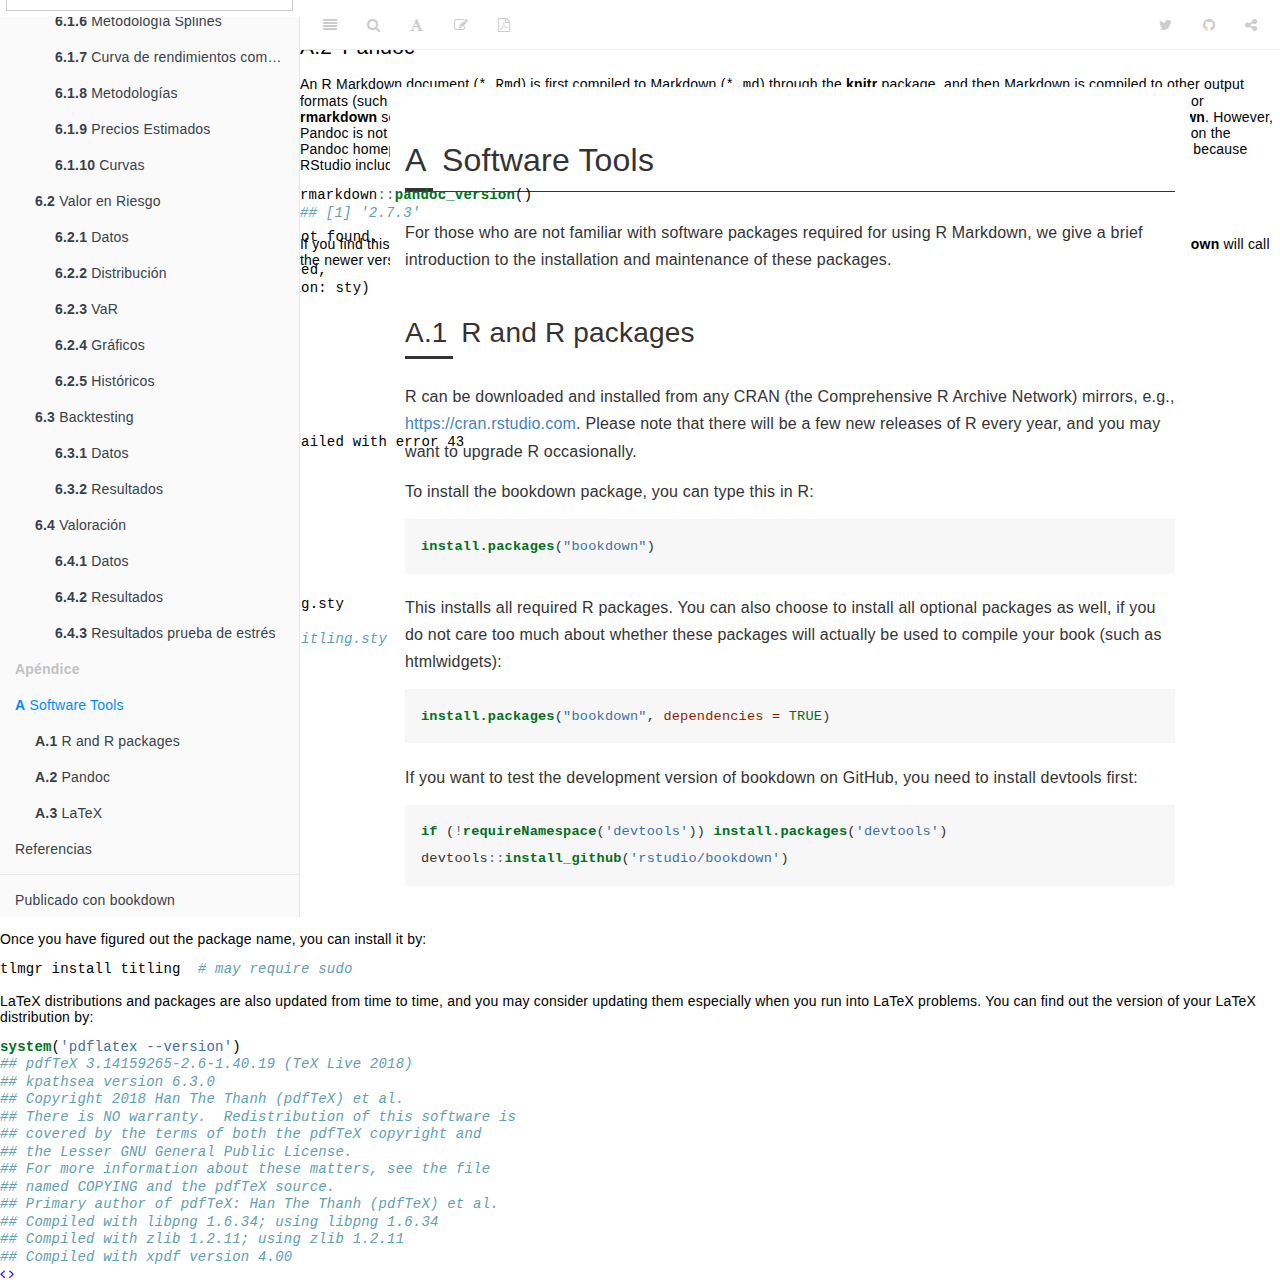
<file: docs/software-tools.html>
<!DOCTYPE html>
<html >

<head>

  <meta charset="UTF-8">
  <meta http-equiv="X-UA-Compatible" content="IE=edge">
  <title>A Software Tools | Riesgo de Mercado</title>
  <meta name="description" content="A Software Tools | Riesgo de Mercado>
  <meta name="generator" content="bookdown  and GitBook 2.6.7">

  <meta property="og:title" content="A Software Tools | Riesgo de Mercado />
  <meta property="og:type" content="book" />
  <meta property="og:url" content="http://synergy.vision/Riesgo-de-Mercado/" />
  <meta property="og:image" content="http://synergy.vision/Riesgo-de-Mercado/images/cover.png" />
  
  <meta name="github-repo" content="synergyvision/Riesgo-de-Mercado/" />

  <meta name="twitter:card" content="summary" />
  <meta name="twitter:title" content="A Software Tools | Riesgo de Mercado />
  
  
  <meta name="twitter:image" content="http://synergy.vision/Riesgo-de-Mercado/images/cover.png" />

<meta name="author" content="Synergy Vision">


<meta name="date" content="2019-09-26">

  <meta name="viewport" content="width=device-width, initial-scale=1">
  <meta name="apple-mobile-web-app-capable" content="yes">
  <meta name="apple-mobile-web-app-status-bar-style" content="black">
  
  
<link rel="prev" href="manual-de-usuario.html">
<link rel="next" href="referencias.html">
<script src="libs/jquery/jquery.min.js"></script>
<link href="libs/gitbook/css/style.css" rel="stylesheet" />
<link href="libs/gitbook/css/plugin-table.css" rel="stylesheet" />
<link href="libs/gitbook/css/plugin-bookdown.css" rel="stylesheet" />
<link href="libs/gitbook/css/plugin-highlight.css" rel="stylesheet" />
<link href="libs/gitbook/css/plugin-search.css" rel="stylesheet" />
<link href="libs/gitbook/css/plugin-fontsettings.css" rel="stylesheet" />







<script src="https://cdn.datacamp.com/datacamp-light-latest.min.js"></script>


<style type="text/css">
code.sourceCode > span { display: inline-block; line-height: 1.25; }
code.sourceCode > span { color: inherit; text-decoration: inherit; }
code.sourceCode > span:empty { height: 1.2em; }
.sourceCode { overflow: visible; }
code.sourceCode { white-space: pre; position: relative; }
div.sourceCode { margin: 1em 0; }
pre.sourceCode { margin: 0; }
@media screen {
div.sourceCode { overflow: auto; }
}
@media print {
code.sourceCode { white-space: pre-wrap; }
code.sourceCode > span { text-indent: -5em; padding-left: 5em; }
}
pre.numberSource code
  { counter-reset: source-line 0; }
pre.numberSource code > span
  { position: relative; left: -4em; counter-increment: source-line; }
pre.numberSource code > span > a:first-child::before
  { content: counter(source-line);
    position: relative; left: -1em; text-align: right; vertical-align: baseline;
    border: none; display: inline-block;
    -webkit-touch-callout: none; -webkit-user-select: none;
    -khtml-user-select: none; -moz-user-select: none;
    -ms-user-select: none; user-select: none;
    padding: 0 4px; width: 4em;
    color: #aaaaaa;
  }
pre.numberSource { margin-left: 3em; border-left: 1px solid #aaaaaa;  padding-left: 4px; }
div.sourceCode
  {   }
@media screen {
code.sourceCode > span > a:first-child::before { text-decoration: underline; }
}
code span.al { color: #ff0000; font-weight: bold; } /* Alert */
code span.an { color: #60a0b0; font-weight: bold; font-style: italic; } /* Annotation */
code span.at { color: #7d9029; } /* Attribute */
code span.bn { color: #40a070; } /* BaseN */
code span.bu { } /* BuiltIn */
code span.cf { color: #007020; font-weight: bold; } /* ControlFlow */
code span.ch { color: #4070a0; } /* Char */
code span.cn { color: #880000; } /* Constant */
code span.co { color: #60a0b0; font-style: italic; } /* Comment */
code span.cv { color: #60a0b0; font-weight: bold; font-style: italic; } /* CommentVar */
code span.do { color: #ba2121; font-style: italic; } /* Documentation */
code span.dt { color: #902000; } /* DataType */
code span.dv { color: #40a070; } /* DecVal */
code span.er { color: #ff0000; font-weight: bold; } /* Error */
code span.ex { } /* Extension */
code span.fl { color: #40a070; } /* Float */
code span.fu { color: #06287e; } /* Function */
code span.im { } /* Import */
code span.in { color: #60a0b0; font-weight: bold; font-style: italic; } /* Information */
code span.kw { color: #007020; font-weight: bold; } /* Keyword */
code span.op { color: #666666; } /* Operator */
code span.ot { color: #007020; } /* Other */
code span.pp { color: #bc7a00; } /* Preprocessor */
code span.sc { color: #4070a0; } /* SpecialChar */
code span.ss { color: #bb6688; } /* SpecialString */
code span.st { color: #4070a0; } /* String */
code span.va { color: #19177c; } /* Variable */
code span.vs { color: #4070a0; } /* VerbatimString */
code span.wa { color: #60a0b0; font-weight: bold; font-style: italic; } /* Warning */
</style>

<link rel="stylesheet" href="css/style.css" type="text/css" />
</head>

<body>



  <div class="book without-animation with-summary font-size-2 font-family-1" data-basepath=".">

    <div class="book-summary">
      <nav role="navigation">

<ul class="summary">
<li><a href="./"><img src="images/logovision-black.png" width="160"></img></a></li>

<li class="divider"></li>
<li class="chapter" data-level="" data-path="index.html"><a href="index.html"><i class="fa fa-check"></i>Prefacio</a><ul>
<li class="chapter" data-level="" data-path="index.html"><a href="index.html#por-que-leer-este-libro"><i class="fa fa-check"></i>¿Por qué leer este libro?</a></li>
<li class="chapter" data-level="" data-path="index.html"><a href="index.html#estructura-del-libro"><i class="fa fa-check"></i>Estructura del libro</a></li>
<li class="chapter" data-level="" data-path="index.html"><a href="index.html#informacion-sobre-los-programas-y-convenciones"><i class="fa fa-check"></i>Información sobre los programas y convenciones</a></li>
<li class="chapter" data-level="" data-path="index.html"><a href="index.html#practicas-interactivas-con-r"><i class="fa fa-check"></i>Prácticas interactivas con R</a></li>
<li class="chapter" data-level="" data-path="index.html"><a href="index.html#agradecimientos"><i class="fa fa-check"></i>Agradecimientos</a></li>
</ul></li>
<li class="chapter" data-level="" data-path="acerca-del-autor.html"><a href="acerca-del-autor.html"><i class="fa fa-check"></i>Acerca del Autor</a></li>
<li class="chapter" data-level="1" data-path="introduccion.html"><a href="introduccion.html"><i class="fa fa-check"></i><b>1</b> Introducción</a><ul>
<li class="chapter" data-level="1.1" data-path="introduccion.html"><a href="introduccion.html#motivation"><i class="fa fa-check"></i><b>1.1</b> Motivation</a></li>
</ul></li>
<li class="chapter" data-level="2" data-path="curva-de-rendimientos.html"><a href="curva-de-rendimientos.html"><i class="fa fa-check"></i><b>2</b> Curva de Rendimientos</a><ul>
<li class="chapter" data-level="2.1" data-path="curva-de-rendimientos.html"><a href="curva-de-rendimientos.html#metodologias-parametricas."><i class="fa fa-check"></i><b>2.1</b> Metodologías Paramétricas.</a><ul>
<li class="chapter" data-level="2.1.1" data-path="curva-de-rendimientos.html"><a href="curva-de-rendimientos.html#metodologia-nelson-y-siegel"><i class="fa fa-check"></i><b>2.1.1</b> Metodología Nelson y Siegel</a></li>
<li class="chapter" data-level="2.1.2" data-path="curva-de-rendimientos.html"><a href="curva-de-rendimientos.html#metodologia-svensson"><i class="fa fa-check"></i><b>2.1.2</b> Metodología Svensson</a></li>
<li class="chapter" data-level="2.1.3" data-path="curva-de-rendimientos.html"><a href="curva-de-rendimientos.html#polinomios-de-componentes-principales."><i class="fa fa-check"></i><b>2.1.3</b> Polinomios de componentes principales.</a></li>
<li class="chapter" data-level="2.1.4" data-path="curva-de-rendimientos.html"><a href="curva-de-rendimientos.html#polinomios-trigonometricos."><i class="fa fa-check"></i><b>2.1.4</b> Polinomios trigonométricos.</a></li>
<li class="chapter" data-level="2.1.5" data-path="curva-de-rendimientos.html"><a href="curva-de-rendimientos.html#metodologia-diebold-li"><i class="fa fa-check"></i><b>2.1.5</b> Metodología Diebold-Li</a></li>
</ul></li>
<li class="chapter" data-level="2.2" data-path="curva-de-rendimientos.html"><a href="curva-de-rendimientos.html#metodologias-no-parametricas"><i class="fa fa-check"></i><b>2.2</b> Metodologías no Paramétricas</a><ul>
<li class="chapter" data-level="2.2.1" data-path="curva-de-rendimientos.html"><a href="curva-de-rendimientos.html#regresion-kernel"><i class="fa fa-check"></i><b>2.2.1</b> Regresión Kernel</a></li>
<li class="chapter" data-level="2.2.2" data-path="curva-de-rendimientos.html"><a href="curva-de-rendimientos.html#polinomios-locales"><i class="fa fa-check"></i><b>2.2.2</b> Polinomios locales</a></li>
<li class="chapter" data-level="2.2.3" data-path="curva-de-rendimientos.html"><a href="curva-de-rendimientos.html#splines-suavizados"><i class="fa fa-check"></i><b>2.2.3</b> Splines suavizados</a></li>
<li class="chapter" data-level="2.2.4" data-path="curva-de-rendimientos.html"><a href="curva-de-rendimientos.html#splines-de-polinomios"><i class="fa fa-check"></i><b>2.2.4</b> Splines de polinomios</a></li>
<li class="chapter" data-level="2.2.5" data-path="curva-de-rendimientos.html"><a href="curva-de-rendimientos.html#splines-suavizados-1"><i class="fa fa-check"></i><b>2.2.5</b> Splines suavizados</a></li>
<li class="chapter" data-level="2.2.6" data-path="curva-de-rendimientos.html"><a href="curva-de-rendimientos.html#supersuavizador-de-friedmann"><i class="fa fa-check"></i><b>2.2.6</b> Supersuavizador de Friedmann</a></li>
<li class="chapter" data-level="2.2.7" data-path="curva-de-rendimientos.html"><a href="curva-de-rendimientos.html#redes-neuronales-artificiales"><i class="fa fa-check"></i><b>2.2.7</b> Redes neuronales artificiales</a></li>
<li class="chapter" data-level="2.2.8" data-path="curva-de-rendimientos.html"><a href="curva-de-rendimientos.html#metodologia-splines-cubicos-de-suavizado"><i class="fa fa-check"></i><b>2.2.8</b> Metodología Splines Cúbicos de Suavizado</a></li>
<li class="chapter" data-level="2.2.9" data-path="curva-de-rendimientos.html"><a href="curva-de-rendimientos.html#regresion-no-parametrica"><i class="fa fa-check"></i><b>2.2.9</b> Regresión no paramétrica</a></li>
<li class="chapter" data-level="2.2.10" data-path="curva-de-rendimientos.html"><a href="curva-de-rendimientos.html#regresion-no-parametrica-mediante-splines-de-suavizado"><i class="fa fa-check"></i><b>2.2.10</b> Regresión no paramétrica mediante splines de suavizado</a></li>
<li class="chapter" data-level="2.2.11" data-path="curva-de-rendimientos.html"><a href="curva-de-rendimientos.html#proceso-de-optimizacion-de-nelson-y-siegel-y-svensson"><i class="fa fa-check"></i><b>2.2.11</b> Proceso de Optimización de Nelson y Siegel y Svensson</a></li>
<li class="chapter" data-level="2.2.12" data-path="curva-de-rendimientos.html"><a href="curva-de-rendimientos.html#elaboracion-base-de-datos-para-la-metodologia-splines-y-diebold-li"><i class="fa fa-check"></i><b>2.2.12</b> Elaboracion Base de datos para la metodología Splines y Diebold-Li</a></li>
</ul></li>
</ul></li>
<li class="chapter" data-level="3" data-path="valor-en-riesgo.html"><a href="valor-en-riesgo.html"><i class="fa fa-check"></i><b>3</b> Valor en Riesgo</a><ul>
<li class="chapter" data-level="3.0.1" data-path="valor-en-riesgo.html"><a href="valor-en-riesgo.html#importancia-del-var"><i class="fa fa-check"></i><b>3.0.1</b> Importancia del VaR</a></li>
<li class="chapter" data-level="3.1" data-path="valor-en-riesgo.html"><a href="valor-en-riesgo.html#metodologias-para-calcular-el-var"><i class="fa fa-check"></i><b>3.1</b> Metodologías para calcular el VaR</a></li>
<li class="chapter" data-level="3.2" data-path="valor-en-riesgo.html"><a href="valor-en-riesgo.html#var-simulacion-historica"><i class="fa fa-check"></i><b>3.2</b> VaR Simulación Histórica</a></li>
<li class="chapter" data-level="3.3" data-path="valor-en-riesgo.html"><a href="valor-en-riesgo.html#var-simulacion-montecarlo"><i class="fa fa-check"></i><b>3.3</b> VaR Simulación MonteCarlo</a><ul>
<li class="chapter" data-level="3.3.1" data-path="valor-en-riesgo.html"><a href="valor-en-riesgo.html#origenes"><i class="fa fa-check"></i><b>3.3.1</b> Origenes</a></li>
<li class="chapter" data-level="3.3.2" data-path="valor-en-riesgo.html"><a href="valor-en-riesgo.html#definicion"><i class="fa fa-check"></i><b>3.3.2</b> Definición</a></li>
</ul></li>
<li class="chapter" data-level="3.4" data-path="valor-en-riesgo.html"><a href="valor-en-riesgo.html#limitaciones-del-var"><i class="fa fa-check"></i><b>3.4</b> Limitaciones del VaR</a></li>
</ul></li>
<li class="chapter" data-level="4" data-path="backtesting.html"><a href="backtesting.html"><i class="fa fa-check"></i><b>4</b> Backtesting</a><ul>
<li class="chapter" data-level="4.1" data-path="backtesting.html"><a href="backtesting.html#definicion-1"><i class="fa fa-check"></i><b>4.1</b> Definición</a></li>
<li class="chapter" data-level="4.2" data-path="backtesting.html"><a href="backtesting.html#prueba-de-kupiec"><i class="fa fa-check"></i><b>4.2</b> Prueba de Kupiec</a></li>
<li class="chapter" data-level="4.3" data-path="backtesting.html"><a href="backtesting.html#test-de-prueba-mixta-de-kupiec-haas"><i class="fa fa-check"></i><b>4.3</b> Test de Prueba Mixta de Kupiec (Haas)</a></li>
<li class="chapter" data-level="4.4" data-path="backtesting.html"><a href="backtesting.html#marco-de-referencia-comite-de-basilea-1996."><i class="fa fa-check"></i><b>4.4</b> Marco de referencia Comité de Basilea (1996).</a></li>
</ul></li>
<li class="chapter" data-level="5" data-path="pruebas-de-estres.html"><a href="pruebas-de-estres.html"><i class="fa fa-check"></i><b>5</b> Pruebas de Estrés</a><ul>
<li class="chapter" data-level="5.1" data-path="pruebas-de-estres.html"><a href="pruebas-de-estres.html#definicion-2"><i class="fa fa-check"></i><b>5.1</b> Definición</a></li>
<li class="chapter" data-level="5.2" data-path="pruebas-de-estres.html"><a href="pruebas-de-estres.html#utilidad"><i class="fa fa-check"></i><b>5.2</b> Utilidad</a></li>
</ul></li>
<li class="chapter" data-level="6" data-path="manual-de-usuario.html"><a href="manual-de-usuario.html"><i class="fa fa-check"></i><b>6</b> Manual de Usuario</a><ul>
<li class="chapter" data-level="6.1" data-path="manual-de-usuario.html"><a href="manual-de-usuario.html#curva-de-rendimientos-1"><i class="fa fa-check"></i><b>6.1</b> Curva de Rendimientos</a><ul>
<li class="chapter" data-level="6.1.1" data-path="manual-de-usuario.html"><a href="manual-de-usuario.html#curva-de-rendimientos-individual"><i class="fa fa-check"></i><b>6.1.1</b> Curva de rendimientos individual</a></li>
<li class="chapter" data-level="6.1.2" data-path="manual-de-usuario.html"><a href="manual-de-usuario.html#datos"><i class="fa fa-check"></i><b>6.1.2</b> Datos</a></li>
<li class="chapter" data-level="6.1.3" data-path="manual-de-usuario.html"><a href="manual-de-usuario.html#metodologia-nelson-y-siegel-1"><i class="fa fa-check"></i><b>6.1.3</b> Metodología Nelson y Siegel</a></li>
<li class="chapter" data-level="6.1.4" data-path="manual-de-usuario.html"><a href="manual-de-usuario.html#metodologia-svensson-1"><i class="fa fa-check"></i><b>6.1.4</b> Metodología Svensson</a></li>
<li class="chapter" data-level="6.1.5" data-path="manual-de-usuario.html"><a href="manual-de-usuario.html#metodologia-diebold-li-1"><i class="fa fa-check"></i><b>6.1.5</b> Metodología Diebold-Li</a></li>
<li class="chapter" data-level="6.1.6" data-path="manual-de-usuario.html"><a href="manual-de-usuario.html#metodologia-splines"><i class="fa fa-check"></i><b>6.1.6</b> Metodología Splines</a></li>
<li class="chapter" data-level="6.1.7" data-path="manual-de-usuario.html"><a href="manual-de-usuario.html#curva-de-rendimientos-comparativo"><i class="fa fa-check"></i><b>6.1.7</b> Curva de rendimientos comparativo</a></li>
<li class="chapter" data-level="6.1.8" data-path="manual-de-usuario.html"><a href="manual-de-usuario.html#metodologias"><i class="fa fa-check"></i><b>6.1.8</b> Metodologías</a></li>
<li class="chapter" data-level="6.1.9" data-path="manual-de-usuario.html"><a href="manual-de-usuario.html#precios-estimados"><i class="fa fa-check"></i><b>6.1.9</b> Precios Estimados</a></li>
<li class="chapter" data-level="6.1.10" data-path="manual-de-usuario.html"><a href="manual-de-usuario.html#curvas"><i class="fa fa-check"></i><b>6.1.10</b> Curvas</a></li>
</ul></li>
<li class="chapter" data-level="6.2" data-path="manual-de-usuario.html"><a href="manual-de-usuario.html#valor-en-riesgo-1"><i class="fa fa-check"></i><b>6.2</b> Valor en Riesgo</a><ul>
<li class="chapter" data-level="6.2.1" data-path="manual-de-usuario.html"><a href="manual-de-usuario.html#datos-1"><i class="fa fa-check"></i><b>6.2.1</b> Datos</a></li>
<li class="chapter" data-level="6.2.2" data-path="manual-de-usuario.html"><a href="manual-de-usuario.html#distribucion"><i class="fa fa-check"></i><b>6.2.2</b> Distribución</a></li>
<li class="chapter" data-level="6.2.3" data-path="manual-de-usuario.html"><a href="manual-de-usuario.html#var"><i class="fa fa-check"></i><b>6.2.3</b> VaR</a></li>
<li class="chapter" data-level="6.2.4" data-path="manual-de-usuario.html"><a href="manual-de-usuario.html#graficos"><i class="fa fa-check"></i><b>6.2.4</b> Gráficos</a></li>
<li class="chapter" data-level="6.2.5" data-path="manual-de-usuario.html"><a href="manual-de-usuario.html#historicos"><i class="fa fa-check"></i><b>6.2.5</b> Históricos</a></li>
</ul></li>
<li class="chapter" data-level="6.3" data-path="manual-de-usuario.html"><a href="manual-de-usuario.html#backtesting-1"><i class="fa fa-check"></i><b>6.3</b> Backtesting</a><ul>
<li class="chapter" data-level="6.3.1" data-path="manual-de-usuario.html"><a href="manual-de-usuario.html#datos-2"><i class="fa fa-check"></i><b>6.3.1</b> Datos</a></li>
<li class="chapter" data-level="6.3.2" data-path="manual-de-usuario.html"><a href="manual-de-usuario.html#resultados"><i class="fa fa-check"></i><b>6.3.2</b> Resultados</a></li>
</ul></li>
<li class="chapter" data-level="6.4" data-path="manual-de-usuario.html"><a href="manual-de-usuario.html#valoracion"><i class="fa fa-check"></i><b>6.4</b> Valoración</a><ul>
<li class="chapter" data-level="6.4.1" data-path="manual-de-usuario.html"><a href="manual-de-usuario.html#datos-3"><i class="fa fa-check"></i><b>6.4.1</b> Datos</a></li>
<li class="chapter" data-level="6.4.2" data-path="manual-de-usuario.html"><a href="manual-de-usuario.html#resultados-1"><i class="fa fa-check"></i><b>6.4.2</b> Resultados</a></li>
<li class="chapter" data-level="6.4.3" data-path="manual-de-usuario.html"><a href="manual-de-usuario.html#resultados-prueba-de-estres"><i class="fa fa-check"></i><b>6.4.3</b> Resultados prueba de estrés</a></li>
</ul></li>
</ul></li>
<li class="appendix"><span><b>Apéndice</b></span></li>
<li class="chapter" data-level="A" data-path="software-tools.html"><a href="software-tools.html"><i class="fa fa-check"></i><b>A</b> Software Tools</a><ul>
<li class="chapter" data-level="A.1" data-path="software-tools.html"><a href="software-tools.html#r-and-r-packages"><i class="fa fa-check"></i><b>A.1</b> R and R packages</a></li>
<li class="chapter" data-level="A.2" data-path="software-tools.html"><a href="software-tools.html#pandoc"><i class="fa fa-check"></i><b>A.2</b> Pandoc</a></li>
<li class="chapter" data-level="A.3" data-path="software-tools.html"><a href="software-tools.html#latex"><i class="fa fa-check"></i><b>A.3</b> LaTeX</a></li>
</ul></li>
<li class="chapter" data-level="" data-path="referencias.html"><a href="referencias.html"><i class="fa fa-check"></i>Referencias</a></li>
<li class="divider"></li>
<li><a href="https://bookdown.org" target="blank">Publicado con bookdown</a></li>

</ul>

      </nav>
    </div>

    <div class="book-body">
      <div class="body-inner">
        <div class="book-header" role="navigation">
          <h1>
            <i class="fa fa-circle-o-notch fa-spin"></i><a href="./">Riesgo de Mercado</a>
          </h1>
        </div>

        <div class="page-wrapper" tabindex="-1" role="main">
          <div class="page-inner">

            <section class="normal" id="section-">
<div id="software-tools" class="section level1">
<h1><span class="header-section-number">A</span> Software Tools</h1>
<p>For those who are not familiar with software packages required for using R Markdown, we give a brief introduction to the installation and maintenance of these packages.</p>
<div id="r-and-r-packages" class="section level2">
<h2><span class="header-section-number">A.1</span> R and R packages</h2>
<p>R can be downloaded and installed from any CRAN (the Comprehensive R Archive Network) mirrors, e.g., <a href="https://cran.rstudio.com" class="uri">https://cran.rstudio.com</a>. Please note that there will be a few new releases of R every year, and you may want to upgrade R occasionally.</p>
<p>To install the <strong>bookdown</strong> package, you can type this in R:</p>
<pre class="sourceCode r"><code class="sourceCode r"><span id="cb1-1"><a href="software-tools.html#cb1-1"></a><span class="kw">install.packages</span>(<span class="st">&quot;bookdown&quot;</span>)</span></code></pre></div>
<p>This installs all required R packages. You can also choose to install all optional packages as well, if you do not care too much about whether these packages will actually be used to compile your book (such as <strong>htmlwidgets</strong>):</p>
<pre class="sourceCode r"><code class="sourceCode r"><span id="cb2-1"><a href="software-tools.html#cb2-1"></a><span class="kw">install.packages</span>(<span class="st">&quot;bookdown&quot;</span>, <span class="dt">dependencies =</span> <span class="ot">TRUE</span>)</span></code></pre></div>
<p>If you want to test the development version of <strong>bookdown</strong> on GitHub, you need to install <strong>devtools</strong> first:</p>
<pre class="sourceCode r"><code class="sourceCode r"><span id="cb3-1"><a href="software-tools.html#cb3-1"></a><span class="cf">if</span> (<span class="op">!</span><span class="kw">requireNamespace</span>(<span class="st">&#39;devtools&#39;</span>)) <span class="kw">install.packages</span>(<span class="st">&#39;devtools&#39;</span>)</span>
<span id="cb3-2"><a href="software-tools.html#cb3-2"></a>devtools<span class="op">::</span><span class="kw">install_github</span>(<span class="st">&#39;rstudio/bookdown&#39;</span>)</span></code></pre></div>
<p>R packages are also often constantly updated on CRAN or GitHub, so you may want to update them once in a while:</p>
<pre class="sourceCode r"><code class="sourceCode r"><span id="cb4-1"><a href="software-tools.html#cb4-1"></a><span class="kw">update.packages</span>(<span class="dt">ask =</span> <span class="ot">FALSE</span>)</span></code></pre></div>
<p>Although it is not required, the RStudio IDE can make a lot of things much easier when you work on R-related projects. The RStudio IDE can be downloaded from <a href="https://www.rstudio.com" class="uri">https://www.rstudio.com</a>.</p>
</div>
<div id="pandoc" class="section level2">
<h2><span class="header-section-number">A.2</span> Pandoc</h2>
<p>An R Markdown document (<code>*.Rmd</code>) is first compiled to Markdown (<code>*.md</code>) through the <strong>knitr</strong> package, and then Markdown is compiled to other output formats (such as LaTeX or HTML) through Pandoc. This process is automated by the <strong>rmarkdown</strong> package. You do not need to install <strong>knitr</strong> or <strong>rmarkdown</strong> separately, because they are the required packages of <strong>bookdown</strong> and will be automatically installed when you install <strong>bookdown</strong>. However, Pandoc is not an R package, so it will not be automatically installed when you install <strong>bookdown</strong>. You can follow the installation instructions on the Pandoc homepage (<a href="http://pandoc.org" class="uri">http://pandoc.org</a>) to install Pandoc, but if you use the RStudio IDE, you do not really need to install Pandoc separately, because RStudio includes a copy of Pandoc. The Pandoc version number can be obtained via:</p>
<pre class="sourceCode r"><code class="sourceCode r"><span id="cb5-1"><a href="software-tools.html#cb5-1"></a>rmarkdown<span class="op">::</span><span class="kw">pandoc_version</span>()</span>
<span id="cb5-2"><a href="software-tools.html#cb5-2"></a><span class="co">## [1] &#39;2.7.3&#39;</span></span></code></pre></div>
<p>If you find this version too low and there are Pandoc features only in a later version, you can install the later version of Pandoc, and <strong>rmarkdown</strong> will call the newer version instead of its built-in version.</p>
</div>
<div id="latex" class="section level2">
<h2><span class="header-section-number">A.3</span> LaTeX</h2>
<p>LaTeX is required only if you want to convert your book to PDF. The typical choice of the LaTeX distribution depends on your operating system. Windows users may consider MiKTeX (<a href="http://miktex.org" class="uri">http://miktex.org</a>), Mac OS X users can install MacTeX (<a href="http://www.tug.org/mactex/" class="uri">http://www.tug.org/mactex/</a>), and Linux users can install TeXLive (<a href="http://www.tug.org/texlive" class="uri">http://www.tug.org/texlive</a>). See <a href="https://www.latex-project.org/get/" class="uri">https://www.latex-project.org/get/</a> for more information about LaTeX and its installation.</p>
<p>Most LaTeX distributions provide a minimal/basic package and a full package. You can install the basic package if you have limited disk space and know how to install LaTeX packages later. The full package is often significantly larger in size, since it contains all LaTeX packages, and you are unlikely to run into the problem of missing packages in LaTeX.</p>
<p>LaTeX error messages may be obscure to beginners, but you may find solutions by searching for the error message online (you have good chances of ending up on <a href="http://tex.stackexchange.com">StackExchange</a>). In fact, the LaTeX code converted from R Markdown should be safe enough and you should not frequently run into LaTeX problems unless you introduced raw LaTeX content in your Rmd documents. The most common LaTeX problem should be missing LaTeX packages, and the error may look like this:</p>
<pre class="sourceCode latex"><code class="sourceCode latex"><span id="cb6-1"><a href="software-tools.html#cb6-1"></a>! LaTeX Error: File `titling.sty&#39; not found.</span>
<span id="cb6-2"><a href="software-tools.html#cb6-2"></a></span>
<span id="cb6-3"><a href="software-tools.html#cb6-3"></a>Type X to quit or &lt;RETURN&gt; to proceed,</span>
<span id="cb6-4"><a href="software-tools.html#cb6-4"></a>or enter new name. (Default extension: sty)</span>
<span id="cb6-5"><a href="software-tools.html#cb6-5"></a></span>
<span id="cb6-6"><a href="software-tools.html#cb6-6"></a>Enter file name: </span>
<span id="cb6-7"><a href="software-tools.html#cb6-7"></a>! Emergency stop.</span>
<span id="cb6-8"><a href="software-tools.html#cb6-8"></a>&lt;read *&gt; </span>
<span id="cb6-9"><a href="software-tools.html#cb6-9"></a>         </span>
<span id="cb6-10"><a href="software-tools.html#cb6-10"></a>l.107 ^^M</span>
<span id="cb6-11"><a href="software-tools.html#cb6-11"></a></span>
<span id="cb6-12"><a href="software-tools.html#cb6-12"></a>pandoc: Error producing PDF</span>
<span id="cb6-13"><a href="software-tools.html#cb6-13"></a>Error: pandoc document conversion failed with error 43</span>
<span id="cb6-14"><a href="software-tools.html#cb6-14"></a>Execution halted</span></code></pre></div>
<p>This means you used a package that contains <code>titling.sty</code>, but it was not installed. LaTeX package names are often the same as the <code>*.sty</code> filenames, so in this case, you can try to install the <code>titling</code> package. Both MiKTeX and MacTeX provide a graphical user interface to manage packages. You can find the MiKTeX package manager from the start menu, and MacTeX’s package manager from the application “TeX Live Utility”. Type the name of the package, or the filename to search for the package and install it. TeXLive may be a little trickier: if you use the pre-built TeXLive packages of your Linux distribution, you need to search in the package repository and your keywords may match other non-LaTeX packages. Personally, I find it frustrating to use the pre-built collections of packages on Linux, and much easier to install TeXLive from source, in which case you can manage packages using the <code>tlmgr</code> command. For example, you can search for <code>titling.sty</code> from the TeXLive package repository:</p>
<pre class="sourceCode bash"><code class="sourceCode bash"><span id="cb7-1"><a href="software-tools.html#cb7-1"></a><span class="ex">tlmgr</span> search --global --file titling.sty</span>
<span id="cb7-2"><a href="software-tools.html#cb7-2"></a><span class="co"># titling:</span></span>
<span id="cb7-3"><a href="software-tools.html#cb7-3"></a><span class="co">#    texmf-dist/tex/latex/titling/titling.sty</span></span></code></pre></div>
<p>Once you have figured out the package name, you can install it by:</p>
<pre class="sourceCode bash"><code class="sourceCode bash"><span id="cb8-1"><a href="software-tools.html#cb8-1"></a><span class="ex">tlmgr</span> install titling  <span class="co"># may require sudo</span></span></code></pre></div>
<p>LaTeX distributions and packages are also updated from time to time, and you may consider updating them especially when you run into LaTeX problems. You can find out the version of your LaTeX distribution by:</p>
<pre class="sourceCode r"><code class="sourceCode r"><span id="cb9-1"><a href="software-tools.html#cb9-1"></a><span class="kw">system</span>(<span class="st">&#39;pdflatex --version&#39;</span>)</span>
<span id="cb9-2"><a href="software-tools.html#cb9-2"></a><span class="co">## pdfTeX 3.14159265-2.6-1.40.19 (TeX Live 2018)</span></span>
<span id="cb9-3"><a href="software-tools.html#cb9-3"></a><span class="co">## kpathsea version 6.3.0</span></span>
<span id="cb9-4"><a href="software-tools.html#cb9-4"></a><span class="co">## Copyright 2018 Han The Thanh (pdfTeX) et al.</span></span>
<span id="cb9-5"><a href="software-tools.html#cb9-5"></a><span class="co">## There is NO warranty.  Redistribution of this software is</span></span>
<span id="cb9-6"><a href="software-tools.html#cb9-6"></a><span class="co">## covered by the terms of both the pdfTeX copyright and</span></span>
<span id="cb9-7"><a href="software-tools.html#cb9-7"></a><span class="co">## the Lesser GNU General Public License.</span></span>
<span id="cb9-8"><a href="software-tools.html#cb9-8"></a><span class="co">## For more information about these matters, see the file</span></span>
<span id="cb9-9"><a href="software-tools.html#cb9-9"></a><span class="co">## named COPYING and the pdfTeX source.</span></span>
<span id="cb9-10"><a href="software-tools.html#cb9-10"></a><span class="co">## Primary author of pdfTeX: Han The Thanh (pdfTeX) et al.</span></span>
<span id="cb9-11"><a href="software-tools.html#cb9-11"></a><span class="co">## Compiled with libpng 1.6.34; using libpng 1.6.34</span></span>
<span id="cb9-12"><a href="software-tools.html#cb9-12"></a><span class="co">## Compiled with zlib 1.2.11; using zlib 1.2.11</span></span>
<span id="cb9-13"><a href="software-tools.html#cb9-13"></a><span class="co">## Compiled with xpdf version 4.00</span></span></code></pre></div>

</div>
</div>
<script>
(function(i,s,o,g,r,a,m){i['GoogleAnalyticsObject']=r;i[r]=i[r]||function(){
(i[r].q=i[r].q||[]).push(arguments)},i[r].l=1*new Date();a=s.createElement(o),m=s.getElementsByTagName(o)[0];a.async=1;a.src=g;m.parentNode.insertBefore(a,m)})(window,document,'script','https://www.google-analytics.com/analytics.js','ga');
ga('create', 'UA-78759535-1', 'auto');
ga('send', 'pageview');  
</script>
            </section>

          </div>
        </div>
      </div>
<a href="manual-de-usuario.html" class="navigation navigation-prev " aria-label="Previous page"><i class="fa fa-angle-left"></i></a>
<a href="referencias.html" class="navigation navigation-next " aria-label="Next page"><i class="fa fa-angle-right"></i></a>
    </div>
  </div>
<script src="libs/gitbook/js/app.min.js"></script>
<script src="libs/gitbook/js/lunr.js"></script>
<script src="libs/gitbook/js/plugin-search.js"></script>
<script src="libs/gitbook/js/plugin-sharing.js"></script>
<script src="libs/gitbook/js/plugin-fontsettings.js"></script>
<script src="libs/gitbook/js/plugin-bookdown.js"></script>
<script src="libs/gitbook/js/jquery.highlight.js"></script>
<script>
gitbook.require(["gitbook"], function(gitbook) {
gitbook.start({
"sharing": {
"github": true,
"facebook": false,
"twitter": true,
"google": false,
"linkedin": false,
"weibo": false,
"instapaper": false,
"vk": false,
"all": ["facebook", "google", "twitter", "linkedin", "weibo", "instapaper"]
},
"fontsettings": {
"theme": "white",
"family": "sans",
"size": 2
},
"edit": {
"link": "https://github.com/synergyvision/Teoria-de-Portafolio/edit/master/bookdown/400-apendice.Rmd",
"text": "Edit"
},
"history": {
"link": null,
"text": null
},
"download": ["Riesgo-de-Mercado.pdf"],
"toc": {
"collapse": "none"
}
});
});
</script>

<!-- dynamically load mathjax for compatibility with self-contained -->
<script>
  (function () {
    var script = document.createElement("script");
    script.type = "text/javascript";
    var src = "true";
    if (src === "" || src === "true") src = "https://mathjax.rstudio.com/latest/MathJax.js?config=TeX-MML-AM_CHTML";
    if (location.protocol !== "file:" && /^https?:/.test(src))
      src = src.replace(/^https?:/, '');
    script.src = src;
    document.getElementsByTagName("head")[0].appendChild(script);
  })();
</script>
</body>

</html>
</file>
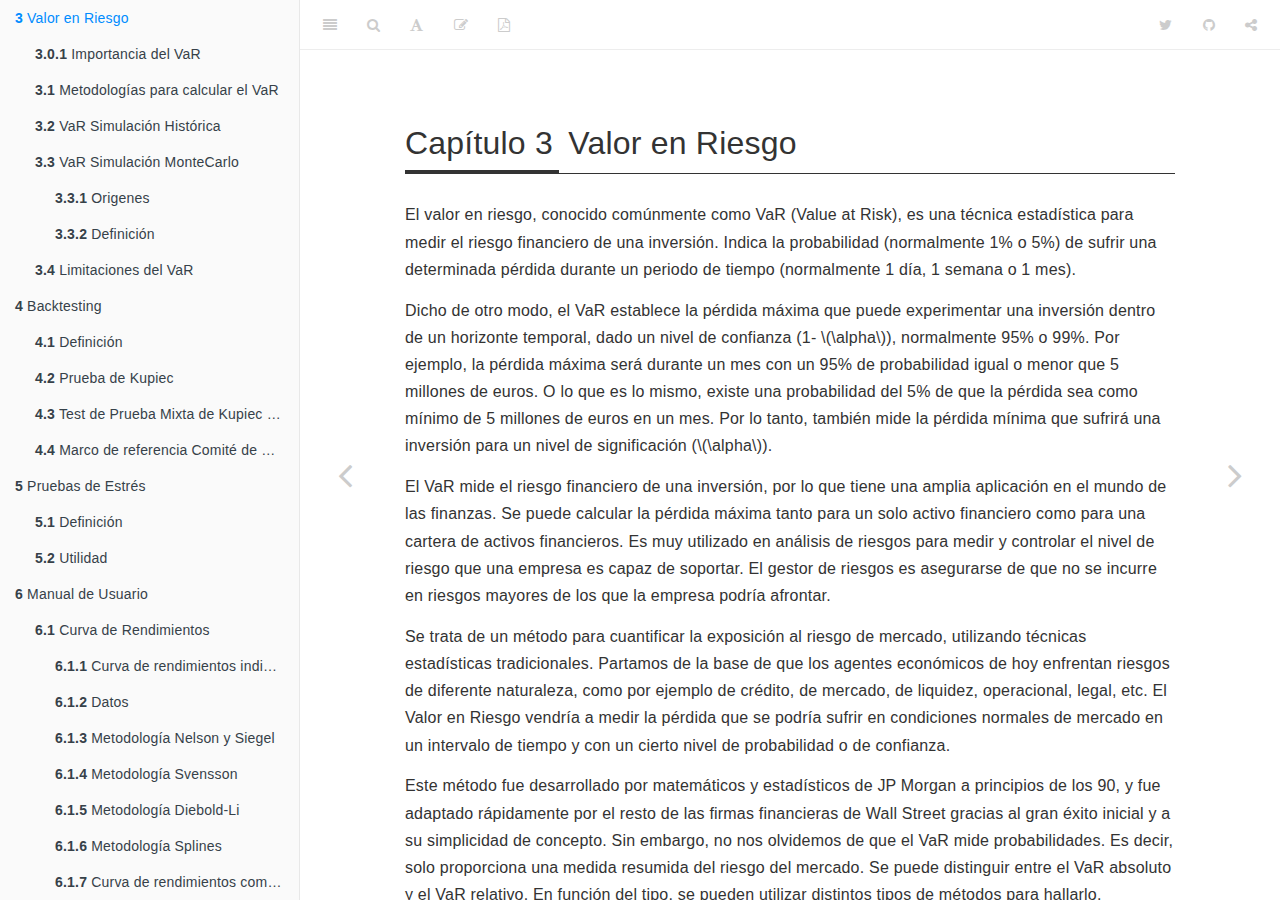
<file: docs/valor-en-riesgo.html>
<!DOCTYPE html>
<html >

<head>

  <meta charset="UTF-8">
  <meta http-equiv="X-UA-Compatible" content="IE=edge">
  <title>Capítulo 3 Valor en Riesgo | Riesgo de Mercado</title>
  <meta name="description" content="Capítulo 3 Valor en Riesgo | Riesgo de Mercado>
  <meta name="generator" content="bookdown  and GitBook 2.6.7">

  <meta property="og:title" content="Capítulo 3 Valor en Riesgo | Riesgo de Mercado />
  <meta property="og:type" content="book" />
  <meta property="og:url" content="http://synergy.vision/Riesgo-de-Mercado/" />
  <meta property="og:image" content="http://synergy.vision/Riesgo-de-Mercado/images/cover.png" />
  
  <meta name="github-repo" content="synergyvision/Riesgo-de-Mercado/" />

  <meta name="twitter:card" content="summary" />
  <meta name="twitter:title" content="Capítulo 3 Valor en Riesgo | Riesgo de Mercado />
  
  
  <meta name="twitter:image" content="http://synergy.vision/Riesgo-de-Mercado/images/cover.png" />

<meta name="author" content="Synergy Vision">


<meta name="date" content="2019-09-26">

  <meta name="viewport" content="width=device-width, initial-scale=1">
  <meta name="apple-mobile-web-app-capable" content="yes">
  <meta name="apple-mobile-web-app-status-bar-style" content="black">
  
  
<link rel="prev" href="curva-de-rendimientos.html">
<link rel="next" href="backtesting.html">
<script src="libs/jquery/jquery.min.js"></script>
<link href="libs/gitbook/css/style.css" rel="stylesheet" />
<link href="libs/gitbook/css/plugin-table.css" rel="stylesheet" />
<link href="libs/gitbook/css/plugin-bookdown.css" rel="stylesheet" />
<link href="libs/gitbook/css/plugin-highlight.css" rel="stylesheet" />
<link href="libs/gitbook/css/plugin-search.css" rel="stylesheet" />
<link href="libs/gitbook/css/plugin-fontsettings.css" rel="stylesheet" />







<script src="https://cdn.datacamp.com/datacamp-light-latest.min.js"></script>


<style type="text/css">
code.sourceCode > span { display: inline-block; line-height: 1.25; }
code.sourceCode > span { color: inherit; text-decoration: inherit; }
code.sourceCode > span:empty { height: 1.2em; }
.sourceCode { overflow: visible; }
code.sourceCode { white-space: pre; position: relative; }
div.sourceCode { margin: 1em 0; }
pre.sourceCode { margin: 0; }
@media screen {
div.sourceCode { overflow: auto; }
}
@media print {
code.sourceCode { white-space: pre-wrap; }
code.sourceCode > span { text-indent: -5em; padding-left: 5em; }
}
pre.numberSource code
  { counter-reset: source-line 0; }
pre.numberSource code > span
  { position: relative; left: -4em; counter-increment: source-line; }
pre.numberSource code > span > a:first-child::before
  { content: counter(source-line);
    position: relative; left: -1em; text-align: right; vertical-align: baseline;
    border: none; display: inline-block;
    -webkit-touch-callout: none; -webkit-user-select: none;
    -khtml-user-select: none; -moz-user-select: none;
    -ms-user-select: none; user-select: none;
    padding: 0 4px; width: 4em;
    color: #aaaaaa;
  }
pre.numberSource { margin-left: 3em; border-left: 1px solid #aaaaaa;  padding-left: 4px; }
div.sourceCode
  {   }
@media screen {
code.sourceCode > span > a:first-child::before { text-decoration: underline; }
}
code span.al { color: #ff0000; font-weight: bold; } /* Alert */
code span.an { color: #60a0b0; font-weight: bold; font-style: italic; } /* Annotation */
code span.at { color: #7d9029; } /* Attribute */
code span.bn { color: #40a070; } /* BaseN */
code span.bu { } /* BuiltIn */
code span.cf { color: #007020; font-weight: bold; } /* ControlFlow */
code span.ch { color: #4070a0; } /* Char */
code span.cn { color: #880000; } /* Constant */
code span.co { color: #60a0b0; font-style: italic; } /* Comment */
code span.cv { color: #60a0b0; font-weight: bold; font-style: italic; } /* CommentVar */
code span.do { color: #ba2121; font-style: italic; } /* Documentation */
code span.dt { color: #902000; } /* DataType */
code span.dv { color: #40a070; } /* DecVal */
code span.er { color: #ff0000; font-weight: bold; } /* Error */
code span.ex { } /* Extension */
code span.fl { color: #40a070; } /* Float */
code span.fu { color: #06287e; } /* Function */
code span.im { } /* Import */
code span.in { color: #60a0b0; font-weight: bold; font-style: italic; } /* Information */
code span.kw { color: #007020; font-weight: bold; } /* Keyword */
code span.op { color: #666666; } /* Operator */
code span.ot { color: #007020; } /* Other */
code span.pp { color: #bc7a00; } /* Preprocessor */
code span.sc { color: #4070a0; } /* SpecialChar */
code span.ss { color: #bb6688; } /* SpecialString */
code span.st { color: #4070a0; } /* String */
code span.va { color: #19177c; } /* Variable */
code span.vs { color: #4070a0; } /* VerbatimString */
code span.wa { color: #60a0b0; font-weight: bold; font-style: italic; } /* Warning */
</style>

<link rel="stylesheet" href="css/style.css" type="text/css" />
</head>

<body>



  <div class="book without-animation with-summary font-size-2 font-family-1" data-basepath=".">

    <div class="book-summary">
      <nav role="navigation">

<ul class="summary">
<li><a href="./"><img src="images/logovision-black.png" width="160"></img></a></li>

<li class="divider"></li>
<li class="chapter" data-level="" data-path="index.html"><a href="index.html"><i class="fa fa-check"></i>Prefacio</a><ul>
<li class="chapter" data-level="" data-path="index.html"><a href="index.html#por-que-leer-este-libro"><i class="fa fa-check"></i>¿Por qué leer este libro?</a></li>
<li class="chapter" data-level="" data-path="index.html"><a href="index.html#estructura-del-libro"><i class="fa fa-check"></i>Estructura del libro</a></li>
<li class="chapter" data-level="" data-path="index.html"><a href="index.html#informacion-sobre-los-programas-y-convenciones"><i class="fa fa-check"></i>Información sobre los programas y convenciones</a></li>
<li class="chapter" data-level="" data-path="index.html"><a href="index.html#practicas-interactivas-con-r"><i class="fa fa-check"></i>Prácticas interactivas con R</a></li>
<li class="chapter" data-level="" data-path="index.html"><a href="index.html#agradecimientos"><i class="fa fa-check"></i>Agradecimientos</a></li>
</ul></li>
<li class="chapter" data-level="" data-path="acerca-del-autor.html"><a href="acerca-del-autor.html"><i class="fa fa-check"></i>Acerca del Autor</a></li>
<li class="chapter" data-level="1" data-path="introduccion.html"><a href="introduccion.html"><i class="fa fa-check"></i><b>1</b> Introducción</a><ul>
<li class="chapter" data-level="1.1" data-path="introduccion.html"><a href="introduccion.html#motivation"><i class="fa fa-check"></i><b>1.1</b> Motivation</a></li>
</ul></li>
<li class="chapter" data-level="2" data-path="curva-de-rendimientos.html"><a href="curva-de-rendimientos.html"><i class="fa fa-check"></i><b>2</b> Curva de Rendimientos</a><ul>
<li class="chapter" data-level="2.1" data-path="curva-de-rendimientos.html"><a href="curva-de-rendimientos.html#metodologias-parametricas."><i class="fa fa-check"></i><b>2.1</b> Metodologías Paramétricas.</a><ul>
<li class="chapter" data-level="2.1.1" data-path="curva-de-rendimientos.html"><a href="curva-de-rendimientos.html#metodologia-nelson-y-siegel"><i class="fa fa-check"></i><b>2.1.1</b> Metodología Nelson y Siegel</a></li>
<li class="chapter" data-level="2.1.2" data-path="curva-de-rendimientos.html"><a href="curva-de-rendimientos.html#metodologia-svensson"><i class="fa fa-check"></i><b>2.1.2</b> Metodología Svensson</a></li>
<li class="chapter" data-level="2.1.3" data-path="curva-de-rendimientos.html"><a href="curva-de-rendimientos.html#polinomios-de-componentes-principales."><i class="fa fa-check"></i><b>2.1.3</b> Polinomios de componentes principales.</a></li>
<li class="chapter" data-level="2.1.4" data-path="curva-de-rendimientos.html"><a href="curva-de-rendimientos.html#polinomios-trigonometricos."><i class="fa fa-check"></i><b>2.1.4</b> Polinomios trigonométricos.</a></li>
<li class="chapter" data-level="2.1.5" data-path="curva-de-rendimientos.html"><a href="curva-de-rendimientos.html#metodologia-diebold-li"><i class="fa fa-check"></i><b>2.1.5</b> Metodología Diebold-Li</a></li>
</ul></li>
<li class="chapter" data-level="2.2" data-path="curva-de-rendimientos.html"><a href="curva-de-rendimientos.html#metodologias-no-parametricas"><i class="fa fa-check"></i><b>2.2</b> Metodologías no Paramétricas</a><ul>
<li class="chapter" data-level="2.2.1" data-path="curva-de-rendimientos.html"><a href="curva-de-rendimientos.html#regresion-kernel"><i class="fa fa-check"></i><b>2.2.1</b> Regresión Kernel</a></li>
<li class="chapter" data-level="2.2.2" data-path="curva-de-rendimientos.html"><a href="curva-de-rendimientos.html#polinomios-locales"><i class="fa fa-check"></i><b>2.2.2</b> Polinomios locales</a></li>
<li class="chapter" data-level="2.2.3" data-path="curva-de-rendimientos.html"><a href="curva-de-rendimientos.html#splines-suavizados"><i class="fa fa-check"></i><b>2.2.3</b> Splines suavizados</a></li>
<li class="chapter" data-level="2.2.4" data-path="curva-de-rendimientos.html"><a href="curva-de-rendimientos.html#splines-de-polinomios"><i class="fa fa-check"></i><b>2.2.4</b> Splines de polinomios</a></li>
<li class="chapter" data-level="2.2.5" data-path="curva-de-rendimientos.html"><a href="curva-de-rendimientos.html#splines-suavizados-1"><i class="fa fa-check"></i><b>2.2.5</b> Splines suavizados</a></li>
<li class="chapter" data-level="2.2.6" data-path="curva-de-rendimientos.html"><a href="curva-de-rendimientos.html#supersuavizador-de-friedmann"><i class="fa fa-check"></i><b>2.2.6</b> Supersuavizador de Friedmann</a></li>
<li class="chapter" data-level="2.2.7" data-path="curva-de-rendimientos.html"><a href="curva-de-rendimientos.html#redes-neuronales-artificiales"><i class="fa fa-check"></i><b>2.2.7</b> Redes neuronales artificiales</a></li>
<li class="chapter" data-level="2.2.8" data-path="curva-de-rendimientos.html"><a href="curva-de-rendimientos.html#metodologia-splines-cubicos-de-suavizado"><i class="fa fa-check"></i><b>2.2.8</b> Metodología Splines Cúbicos de Suavizado</a></li>
<li class="chapter" data-level="2.2.9" data-path="curva-de-rendimientos.html"><a href="curva-de-rendimientos.html#regresion-no-parametrica"><i class="fa fa-check"></i><b>2.2.9</b> Regresión no paramétrica</a></li>
<li class="chapter" data-level="2.2.10" data-path="curva-de-rendimientos.html"><a href="curva-de-rendimientos.html#regresion-no-parametrica-mediante-splines-de-suavizado"><i class="fa fa-check"></i><b>2.2.10</b> Regresión no paramétrica mediante splines de suavizado</a></li>
<li class="chapter" data-level="2.2.11" data-path="curva-de-rendimientos.html"><a href="curva-de-rendimientos.html#proceso-de-optimizacion-de-nelson-y-siegel-y-svensson"><i class="fa fa-check"></i><b>2.2.11</b> Proceso de Optimización de Nelson y Siegel y Svensson</a></li>
<li class="chapter" data-level="2.2.12" data-path="curva-de-rendimientos.html"><a href="curva-de-rendimientos.html#elaboracion-base-de-datos-para-la-metodologia-splines-y-diebold-li"><i class="fa fa-check"></i><b>2.2.12</b> Elaboracion Base de datos para la metodología Splines y Diebold-Li</a></li>
</ul></li>
</ul></li>
<li class="chapter" data-level="3" data-path="valor-en-riesgo.html"><a href="valor-en-riesgo.html"><i class="fa fa-check"></i><b>3</b> Valor en Riesgo</a><ul>
<li class="chapter" data-level="3.0.1" data-path="valor-en-riesgo.html"><a href="valor-en-riesgo.html#importancia-del-var"><i class="fa fa-check"></i><b>3.0.1</b> Importancia del VaR</a></li>
<li class="chapter" data-level="3.1" data-path="valor-en-riesgo.html"><a href="valor-en-riesgo.html#metodologias-para-calcular-el-var"><i class="fa fa-check"></i><b>3.1</b> Metodologías para calcular el VaR</a></li>
<li class="chapter" data-level="3.2" data-path="valor-en-riesgo.html"><a href="valor-en-riesgo.html#var-simulacion-historica"><i class="fa fa-check"></i><b>3.2</b> VaR Simulación Histórica</a></li>
<li class="chapter" data-level="3.3" data-path="valor-en-riesgo.html"><a href="valor-en-riesgo.html#var-simulacion-montecarlo"><i class="fa fa-check"></i><b>3.3</b> VaR Simulación MonteCarlo</a><ul>
<li class="chapter" data-level="3.3.1" data-path="valor-en-riesgo.html"><a href="valor-en-riesgo.html#origenes"><i class="fa fa-check"></i><b>3.3.1</b> Origenes</a></li>
<li class="chapter" data-level="3.3.2" data-path="valor-en-riesgo.html"><a href="valor-en-riesgo.html#definicion"><i class="fa fa-check"></i><b>3.3.2</b> Definición</a></li>
</ul></li>
<li class="chapter" data-level="3.4" data-path="valor-en-riesgo.html"><a href="valor-en-riesgo.html#limitaciones-del-var"><i class="fa fa-check"></i><b>3.4</b> Limitaciones del VaR</a></li>
</ul></li>
<li class="chapter" data-level="4" data-path="backtesting.html"><a href="backtesting.html"><i class="fa fa-check"></i><b>4</b> Backtesting</a><ul>
<li class="chapter" data-level="4.1" data-path="backtesting.html"><a href="backtesting.html#definicion-1"><i class="fa fa-check"></i><b>4.1</b> Definición</a></li>
<li class="chapter" data-level="4.2" data-path="backtesting.html"><a href="backtesting.html#prueba-de-kupiec"><i class="fa fa-check"></i><b>4.2</b> Prueba de Kupiec</a></li>
<li class="chapter" data-level="4.3" data-path="backtesting.html"><a href="backtesting.html#test-de-prueba-mixta-de-kupiec-haas"><i class="fa fa-check"></i><b>4.3</b> Test de Prueba Mixta de Kupiec (Haas)</a></li>
<li class="chapter" data-level="4.4" data-path="backtesting.html"><a href="backtesting.html#marco-de-referencia-comite-de-basilea-1996."><i class="fa fa-check"></i><b>4.4</b> Marco de referencia Comité de Basilea (1996).</a></li>
</ul></li>
<li class="chapter" data-level="5" data-path="pruebas-de-estres.html"><a href="pruebas-de-estres.html"><i class="fa fa-check"></i><b>5</b> Pruebas de Estrés</a><ul>
<li class="chapter" data-level="5.1" data-path="pruebas-de-estres.html"><a href="pruebas-de-estres.html#definicion-2"><i class="fa fa-check"></i><b>5.1</b> Definición</a></li>
<li class="chapter" data-level="5.2" data-path="pruebas-de-estres.html"><a href="pruebas-de-estres.html#utilidad"><i class="fa fa-check"></i><b>5.2</b> Utilidad</a></li>
</ul></li>
<li class="chapter" data-level="6" data-path="manual-de-usuario.html"><a href="manual-de-usuario.html"><i class="fa fa-check"></i><b>6</b> Manual de Usuario</a><ul>
<li class="chapter" data-level="6.1" data-path="manual-de-usuario.html"><a href="manual-de-usuario.html#curva-de-rendimientos-1"><i class="fa fa-check"></i><b>6.1</b> Curva de Rendimientos</a><ul>
<li class="chapter" data-level="6.1.1" data-path="manual-de-usuario.html"><a href="manual-de-usuario.html#curva-de-rendimientos-individual"><i class="fa fa-check"></i><b>6.1.1</b> Curva de rendimientos individual</a></li>
<li class="chapter" data-level="6.1.2" data-path="manual-de-usuario.html"><a href="manual-de-usuario.html#datos"><i class="fa fa-check"></i><b>6.1.2</b> Datos</a></li>
<li class="chapter" data-level="6.1.3" data-path="manual-de-usuario.html"><a href="manual-de-usuario.html#metodologia-nelson-y-siegel-1"><i class="fa fa-check"></i><b>6.1.3</b> Metodología Nelson y Siegel</a></li>
<li class="chapter" data-level="6.1.4" data-path="manual-de-usuario.html"><a href="manual-de-usuario.html#metodologia-svensson-1"><i class="fa fa-check"></i><b>6.1.4</b> Metodología Svensson</a></li>
<li class="chapter" data-level="6.1.5" data-path="manual-de-usuario.html"><a href="manual-de-usuario.html#metodologia-diebold-li-1"><i class="fa fa-check"></i><b>6.1.5</b> Metodología Diebold-Li</a></li>
<li class="chapter" data-level="6.1.6" data-path="manual-de-usuario.html"><a href="manual-de-usuario.html#metodologia-splines"><i class="fa fa-check"></i><b>6.1.6</b> Metodología Splines</a></li>
<li class="chapter" data-level="6.1.7" data-path="manual-de-usuario.html"><a href="manual-de-usuario.html#curva-de-rendimientos-comparativo"><i class="fa fa-check"></i><b>6.1.7</b> Curva de rendimientos comparativo</a></li>
<li class="chapter" data-level="6.1.8" data-path="manual-de-usuario.html"><a href="manual-de-usuario.html#metodologias"><i class="fa fa-check"></i><b>6.1.8</b> Metodologías</a></li>
<li class="chapter" data-level="6.1.9" data-path="manual-de-usuario.html"><a href="manual-de-usuario.html#precios-estimados"><i class="fa fa-check"></i><b>6.1.9</b> Precios Estimados</a></li>
<li class="chapter" data-level="6.1.10" data-path="manual-de-usuario.html"><a href="manual-de-usuario.html#curvas"><i class="fa fa-check"></i><b>6.1.10</b> Curvas</a></li>
</ul></li>
<li class="chapter" data-level="6.2" data-path="manual-de-usuario.html"><a href="manual-de-usuario.html#valor-en-riesgo-1"><i class="fa fa-check"></i><b>6.2</b> Valor en Riesgo</a><ul>
<li class="chapter" data-level="6.2.1" data-path="manual-de-usuario.html"><a href="manual-de-usuario.html#datos-1"><i class="fa fa-check"></i><b>6.2.1</b> Datos</a></li>
<li class="chapter" data-level="6.2.2" data-path="manual-de-usuario.html"><a href="manual-de-usuario.html#distribucion"><i class="fa fa-check"></i><b>6.2.2</b> Distribución</a></li>
<li class="chapter" data-level="6.2.3" data-path="manual-de-usuario.html"><a href="manual-de-usuario.html#var"><i class="fa fa-check"></i><b>6.2.3</b> VaR</a></li>
<li class="chapter" data-level="6.2.4" data-path="manual-de-usuario.html"><a href="manual-de-usuario.html#graficos"><i class="fa fa-check"></i><b>6.2.4</b> Gráficos</a></li>
<li class="chapter" data-level="6.2.5" data-path="manual-de-usuario.html"><a href="manual-de-usuario.html#historicos"><i class="fa fa-check"></i><b>6.2.5</b> Históricos</a></li>
</ul></li>
<li class="chapter" data-level="6.3" data-path="manual-de-usuario.html"><a href="manual-de-usuario.html#backtesting-1"><i class="fa fa-check"></i><b>6.3</b> Backtesting</a><ul>
<li class="chapter" data-level="6.3.1" data-path="manual-de-usuario.html"><a href="manual-de-usuario.html#datos-2"><i class="fa fa-check"></i><b>6.3.1</b> Datos</a></li>
<li class="chapter" data-level="6.3.2" data-path="manual-de-usuario.html"><a href="manual-de-usuario.html#resultados"><i class="fa fa-check"></i><b>6.3.2</b> Resultados</a></li>
</ul></li>
<li class="chapter" data-level="6.4" data-path="manual-de-usuario.html"><a href="manual-de-usuario.html#valoracion"><i class="fa fa-check"></i><b>6.4</b> Valoración</a><ul>
<li class="chapter" data-level="6.4.1" data-path="manual-de-usuario.html"><a href="manual-de-usuario.html#datos-3"><i class="fa fa-check"></i><b>6.4.1</b> Datos</a></li>
<li class="chapter" data-level="6.4.2" data-path="manual-de-usuario.html"><a href="manual-de-usuario.html#resultados-1"><i class="fa fa-check"></i><b>6.4.2</b> Resultados</a></li>
<li class="chapter" data-level="6.4.3" data-path="manual-de-usuario.html"><a href="manual-de-usuario.html#resultados-prueba-de-estres"><i class="fa fa-check"></i><b>6.4.3</b> Resultados prueba de estrés</a></li>
</ul></li>
</ul></li>
<li class="appendix"><span><b>Apéndice</b></span></li>
<li class="chapter" data-level="A" data-path="software-tools.html"><a href="software-tools.html"><i class="fa fa-check"></i><b>A</b> Software Tools</a><ul>
<li class="chapter" data-level="A.1" data-path="software-tools.html"><a href="software-tools.html#r-and-r-packages"><i class="fa fa-check"></i><b>A.1</b> R and R packages</a></li>
<li class="chapter" data-level="A.2" data-path="software-tools.html"><a href="software-tools.html#pandoc"><i class="fa fa-check"></i><b>A.2</b> Pandoc</a></li>
<li class="chapter" data-level="A.3" data-path="software-tools.html"><a href="software-tools.html#latex"><i class="fa fa-check"></i><b>A.3</b> LaTeX</a></li>
</ul></li>
<li class="chapter" data-level="" data-path="referencias.html"><a href="referencias.html"><i class="fa fa-check"></i>Referencias</a></li>
<li class="divider"></li>
<li><a href="https://bookdown.org" target="blank">Publicado con bookdown</a></li>

</ul>

      </nav>
    </div>

    <div class="book-body">
      <div class="body-inner">
        <div class="book-header" role="navigation">
          <h1>
            <i class="fa fa-circle-o-notch fa-spin"></i><a href="./">Riesgo de Mercado</a>
          </h1>
        </div>

        <div class="page-wrapper" tabindex="-1" role="main">
          <div class="page-inner">

            <section class="normal" id="section-">
<div id="valor-en-riesgo" class="section level1">
<h1><span class="header-section-number">Capítulo 3</span> Valor en Riesgo</h1>
<p>El valor en riesgo, conocido comúnmente como VaR (Value at Risk), es una técnica estadística para medir el riesgo financiero de una inversión. Indica la probabilidad (normalmente 1% o 5%) de sufrir una determinada pérdida durante un periodo de tiempo (normalmente 1 día, 1 semana o 1 mes).</p>
<p>Dicho de otro modo, el VaR establece la pérdida máxima que puede experimentar una inversión dentro de un horizonte temporal, dado un nivel de confianza (1- <span class="math inline">\(\alpha\)</span>), normalmente 95% o 99%. Por ejemplo, la pérdida máxima será durante un mes con un 95% de probabilidad igual o menor que 5 millones de euros. O lo que es lo mismo, existe una probabilidad del 5% de que la pérdida sea como mínimo de 5 millones de euros en un mes. Por lo tanto, también mide la pérdida mínima que sufrirá una inversión para un nivel de significación (<span class="math inline">\(\alpha\)</span>).</p>
<p>El VaR mide el riesgo financiero de una inversión, por lo que tiene una amplia aplicación en el mundo de las finanzas. Se puede calcular la pérdida máxima tanto para un solo activo financiero como para una cartera de activos financieros. Es muy utilizado en análisis de riesgos para medir y controlar el nivel de riesgo que una empresa es capaz de soportar. El gestor de riesgos es asegurarse de que no se incurre en riesgos mayores de los que la empresa podría afrontar.</p>
<p>Se trata de un método para cuantificar la exposición al riesgo de mercado, utilizando técnicas estadísticas tradicionales. Partamos de la base de que los agentes económicos de hoy enfrentan riesgos de diferente naturaleza, como por ejemplo de crédito, de mercado, de liquidez, operacional, legal, etc. El Valor en Riesgo vendría a medir la pérdida que se podría sufrir en condiciones normales de mercado en un intervalo de tiempo y con un cierto nivel de probabilidad o de confianza.</p>
<p>Este método fue desarrollado por matemáticos y estadísticos de JP Morgan a principios de los 90, y fue adaptado rápidamente por el resto de las firmas financieras de Wall Street gracias al gran éxito inicial y a su simplicidad de concepto. Sin embargo, no nos olvidemos de que el VaR mide probabilidades. Es decir, solo proporciona una medida resumida del riesgo del mercado. Se puede distinguir entre el VaR absoluto y el VaR relativo. En función del tipo, se pueden utilizar distintos tipos de métodos para hallarlo.</p>
<!-- Un ejemplo práctico puede ser que una entidad financiera podría considerar que el VaR diario de una cartera operativa es de 50 millones de euros, con un nivel de confianza del 90%. Esto quiere decir que solamente hay 1 posibilidad en 10, en condiciones normales de mercado, de que haya una pérdida superior a los 40 millones de euros. -->
<!-- Si la misma entidad fija un nivel de confianza del 99%, entonces significa que las posibilidades de que las pérdidas excedan al VaR es de solo un 1%. Lo cual implicaría, una inversión segura. -->
<!-- ¿Es útil este indicador? -->
<p>Durante años, el VaR fue la panacea de los gurúes de Wall Street. Pero tantas noticias buenas les nubló la razón, y no se percataron de que lo único que mide el VaR son probabilidades. Es decir, hay un 99% de probabilidades de no perder. Pero nadie miró a ese 1% restante hasta que finalmente sucedió. Ese 1% se materializó y las pérdidas se acumularon en miles de millones. Se podría decir que el VaR hundió a Wall Street, ya que no tomaron en cuenta las probabilidades matemáticas negativas. Lo cierto es que la matemática no falla. Y las probabilidades, por mínimas que parezcan, pueden volverse en nuestra contra.</p>
<!-- ## Otra Fuente -->
<!-- La técnica del Valor en Riesgo o Value at Risk (VaR), es una metodología que permite homogeneizar el cálculo de los diferentes riesgos que acontecen en una empresa. -->
<!-- Si el riesgo se define como la probabilidad de obtener un resultado diferente al esperado, los factores de los que dependerá serán, la posición de la entidad, el factor de riesgo considerado y el período de tiempo de cálculo. -->
<!-- De esta forma, el VaR pretende establecer cuantitativamente en unidades monetarias el riesgo, definiéndolo como la pérdida máxima probable en una posición, durante un intervalo concreto, según las condiciones del mercado donde se negocia el factor de riesgo. -->
<p>La metodología VaR constituye el desarrollo natural de la Teoría de Carteras de Markowitz de los años cincuenta. Su principal impulso en el mundo financiero lo recibió de J.P. Morgan, cuando un alto ejecutivo preguntó por la máxima pérdida probable en las siguientes veinticuatro horas, surgiendo así el informe posterior al cierre, denominado 4:15, que hoy día da nombre a la aplicación de la metodología desarrolla por esta entidad financiera (Risk MetricsTM).</p>
<p>El VaR puede entenderse de diversas maneras, cada una de las cuáles constituye una definición:</p>
<ul>
<li>Cuantía máxima de dinero que puede perderse en un período para un nivel específico de confianza.</li>
<li>Procedimiento numérico, estadístico o matemático que genera un VaR monetario.</li>
<li>Metodologías o conjunto de procedimientos que permiten estimar el valor monetario del riesgo.</li>
<li>Técnica de gestión del riesgo, que conlleva una reestructuración de la entidad y de sus posiciones, en función del binomio rendimiento-riesgo, medido este último en términos VaR.</li>
</ul>
<p>En cuanto la propuesta Risk Metrics, destacar, en primer lugar, que se trata de un estudio sobre el riesgo de mercado y su medición a través de la metodología VaR, y dentro del mismo, aparecen las características técnicas de la propuesta de JP Morgan, así como la posibilidad de que esta entidad suministre la base de datos necesaria. Su aplicación está fundamentada en una contabilidad mark-to-market, realizándose las estimaciones no sobre precios, sino sobre rentabilidades.</p>
<p>En esta propuesta pueden diferenciarse dos partes, una destinada al análisis de la metodología VaR, y otra que presenta el estudio de la propuesta concreta. A esta última parte le acompaña un completo estudio estadístico, sobre el que se fundamenta, en lo referente al comportamiento de la volatilidad y de las correlaciones entre factores de riesgo; destaca en este apartado estadístico la aplicación de la descomposición de Cholesky, empleada por JP Morgan en la estimación de la matriz de covarianzas tanto para la propuesta delta-normal como para la de simulación de Monte Carlo.</p>
<p>En definitiva, según cuáles sean los parámetros iniciales y en base al modelo empleado, existen infinidad de posibilidades de estimación del riesgo según la metodología VaR, lo que hace difícil elegir una aplicación práctica concreta, de manera que cada entidad deberá buscarla para cubrir sus necesidades y objetivos.</p>
<p>De todo ello se deduce que el VaR no es un único valor, sino que fluctuará en función de las decisiones iniciales que se adopten sobre el modelo, por tanto el análisis del riesgo a través de esta metodología quedaría incompleto si no se acompañase de otros análisis complementarios. Se pretende pues, establecer más que la bondad del modelo VaR empleado, lo cual será un objetivo estadístico, completar la información suministrada, con la intención de facilitar la toma de decisiones.</p>
<!-- El VaR se articularía en tres pasos: -->
<!-- + La dirección fija los objetivos de riesgo. -->
<!-- + Se estimaría el VaR de la posición. -->
<!-- + Se negociarían nuevas posiciones, normalmente derivados, que permitiesen cubrir el riesgo de la posición inicial, de forma que el VaR conjunto tienda al objetivo marcado. -->
<!-- ##Definicion teórica -->
<!-- El Valor en Riesgo (VaR) es una de las medidas utilizadas para evaluar el riesgo de una determinada posición o cartera de activos Önancieros. La deÖnición del VaR puede hacerse en tÈrminos de rentabilidades o en tÈrminos de PÈrdidas y Ganancias P&L (tÈrminos nominales); la deÖnición tambiÈn depende de que se aplique a una posición larga (comprada), como es habitual, o a una posi- ción corta (vendida) en un activo Önanciero. Consideremos la situación de un inversor que ha comprado un determinado activo o cartera. El VaR responde entonces a la pregunta: dado un determinado horizonte de gestión (se denom- ina horizonte de riesgo) y con una cierta probabilidad reducida, por ejemplo, p =0,1% ó 1%, øcu·l es la caÌda en el valor del activo que ser· sobrepasada sólo con una probabilidad del p%; o un porcentaje p% de los dÌas? Una interpretación equivalente es que con probabilidad 1

<!-- El VaR puede calcularse para perÌodos de inversiÛn de un dÌa o tambiÈn superiores, como una semana o un mes. De hecho, para el c·lculo del VaR hay que especiÖcar el nivel de signiÖcaciÛn p o equivalentemente, el nivel de conÖanza 1


<!-- El horizonte debe estar asociado al tiempo durante el cual pensamos que vamos a estar expuestos al riesgo con la posiciÛn asumida por el activo o cartera. Ese perÌodo de tiempo es menor en los activos muy liquidos, y mayor en los activos poco liquidos. Por eso, al calcular el VaR en un banco, no es extraÒo hablar del VaR a 1 aÒo. Esto es lo natural si estamos evaluando la posibilidad de insolvencia de una compaÒÌa, es decir, al evaluar riesgo de crÈdito, y tambien lo es al estimar el nivel de riesgo operacional. En cambio, al hablar de activos que cotizan en mercados liquidos como son las acciones, puede ser adecuado calcular el VaR a un dÌa. Esto es m·s habitual en mesas de TesorerÌa. Cuando se Öjan limites de negociaciÛn a los traders, se suele trabajar con el VaR a 1 dÌa al nivel de conÖanza del 95%, umbral que un trader no debe sobrepasar con excesiva frecuencia (por ejemplo, m·s del 5% de los dÌas). Un nivel de conÖanza superior darÌa excesiva libertad al trader.  -->
<!-- Para Öjar el capital regulatorio de los bancos, Basilea II adoptÛ como criterio est·ndar el c·lculo del VaR 1% para la rentabilidad a 10 dÌas (2 semanas de mercado). Pero, en media, se deberÌa obtener una pÈrdida superior al VaR 1% en uno de cada 100 dias, es decir, una vez cada cuatro aÒos. Esto puede ser inasumible para el supervisor bancario, de ahÌ que se multiplique el VaR por un factor de 3 Û 4 para obtener el capital regulatorio exigible a la entidad. -->
<!-- Sea V (h) la variaciÛn en el valor de los activos de una posiciÛn Önanciera entre t y t + h; medida en unidades monetarias. En t; el valor que la posiciÛn tenga en t+h es aleatorio, y denotamos por Fh(x) la funciÛn de distribuciÛn de V (h). DeÖnimos el V aR nominal de una posiciÛn larga en el horizonte de h dÌas, con probabilidad p; como la cantidad V aR que satisface: -->
<!-- $$ -->
<!-- p= P[\Delta V(h) \leq VaR] = F_{h}(VaR) -->
<!-- $$ -->
<!-- Puesto que la probabilidad de los valores posibles de V (h) estar· repartida -->
<!-- de manera relativamente equilibrada entre valores positivos y negativos se tendr· -->
<!-- que, para valores reducidos de la probabilidad p; el V aR ser· habitualmente -->
<!-- negativo, por lo que se proporciona cambiado de signo: 
<!-- est· dado, la distribuciÛn de probabilidad de V (h) tiene asociada de modo -->
<!-- biunÌvoco una distribuciÛn de probabilidad para Vt+h; de modo que una vez -->
<!-- estimado el VaR V (h); tendremos asimismo un umbral V  para el propio -->
<!-- t+h -->
<!-- Para posiciones cortas, la pÈrdida se producir· ante una elevaciÛn del precio -->
<!-- valor de la cartera: V  = Vt + V (h): t+h -->
<!-- de la cartera de magnitud poco habitual, por lo que tendrÌamos: -->
<!-- $$ -->
<!-- p= P[\Delta V(h) \geq VaR] = 1- P[\Delta V(h) \leq VaR] = 1- F_{h}(VaR) -->
<!-- $$ -->
<!-- y para una p pequeÒa, tal cantidad ser· positiva. Por tanto, la cola izquierda de la distribuciÛn de Fh(x) es la relevante para posiciones largas, mientras que la cola derecha es la relevante para las posiciones cortas. -->
<div id="importancia-del-var" class="section level3">
<h3><span class="header-section-number">3.0.1</span> Importancia del VaR</h3>
<p>Tras el estallido de la crisis en 2008, el VaR cobra especial importancia, sobre todo en las salas de tesorería de los bancos. La creciente exigencia de capital (Basilea III) hacia el sector bancario y en consecuencia un mayor control de riesgos, hacen que los departamentos de riesgos asignen (menores cantidades de consumo de VaR), un VaR diario, semanal y mensual a las diferentes mesas de tipo de interés, bonos, trading, volatilidad u otros instrumentos negociables en los mercados. No obstante, también tiene especial importancia en el mundo de la gestión de activos, en la gestión de carteras o en otros sectores en contacto con los mercados financieros.</p>
</div>
<div id="metodologias-para-calcular-el-var" class="section level2">
<h2><span class="header-section-number">3.1</span> Metodologías para calcular el VaR</h2>
<p>Existen tres principales métodos para calcular el VaR:</p>
<ul>
<li>VaR paramétrico: utiliza datos de rentabilidad estimados y asume una distribución normal de la rentabilidad.</li>
<li>VaR histórico: utiliza datos históricos.</li>
<li>VaR por Monte Carlo: utiliza un software informático para generar cientos o miles de posibles resultados según unos datos iniciales introducidos por el usuario.</li>
</ul>
<!-- + Agrega todo el riesgo de una inversión en un solo número, lo que hace muy fácil de valorar el riesgo -->
<!-- + Es una medida de riesgo muy estandarizada y por tanto se puede comparar por ser ampliamente calculada. -->
<!-- + Cuando la correlación entre diferentes inversiones es menor que 1 el conjunto del VaR será menor que la suma de los VaR. -->
<!-- ### Desventajas del VaR -->
<!-- Existen distintos enfoques para el c·lculo del VaR: i) el modelo lineal, ii) el VaR histÛrico, y iii) el mÈtodo de simulaciÛn de Monte Carlo, y sÛlo para el primero de ellos es necesario establecer un supuesto acerca de la distribuciÛn de probabilidad de las rentabilidades, lo cual es bastante conveniente. -->
<!-- 1. mÈtodo paramÈtrico de VaR, en el que suponemos que la distribuciÛn de las rentabilidades de los factores sigue una distribuciÛn Normal multivari- ante y la cartera es funciÛn lineal de los factores. Su ventaja es que es tratable analÌticamente, pero solo se puede generalizar a una pocas for- mas paramÈtricas, como la Normal, la t-Student, o mixturas de Normales o de t-Student. Cuando se incluyen tipos de interÈs entre los factores las relaciones son no lineales, pero la no linealidad ya est· incorporada en los tÈrminos PV01. El modelo no puede aplicarse, sin embargo, a carteras con opciones. En este modelo no podemos predecir la matriz de covarianzas utilizando un modelo GARCH, porque ello signiÖca que las rentabilidades no son i., i.d.. Como consecuencia, la regla de la raiz cuadrada en la ex- trapolaciÛn de la varianza no es v·lida. Pero el mayor problema es que en ese caso, desconocemos cual es la distribuciÛn de las rentabilidades h dias a partir de hoy: -->
<!-- 2. mÈtodo de simulaciÛn histÛrica, que utiliza un gran cantidad de datos histÛricos para estimar el VaR pero hace el mÌnimo de supuestos acerca de la distribuciÛn de probabilidad seguida por las rentabilidades de los factores. Supone que todas las variaciones futuras posibles en los precios de los activos ya se han observado en el pasado. Esto impone restricciones no muy realistas en los datos. -->
<!-- 3. mÈtodo VaR Monte Carlo, que hace supuestos similares a los del modelo lineal Normal. Se puede aplicar a carteras no lineales, activos con pagos path-dependent, etc.. Pero es computacionalmente intensivo y los errores de simulaciÛn pueden ser considerables, por lo que conviene utilizar mÈto- dos numÈricos de cierto nivel de soÖsticaciÛn. -->
<!-- ##Otra fuente -->
<!-- El VaR es una teoría creada para la administración de los riesgos financieros de una empresa. Los riesgos financieros son aquellos que provienen de posibles pérdidas en el mercado financiero, por ejemplo variaciones en los tipos de cambio, cambios en las tasas de interés, entre otros. Todos esos riesgos, que son los que trata de administrar la teoría del VaR pueden subdividirse en: -->
<!-- + Riesgo de mercado: movimientos en los niveles o volatilidad en los precios de mercado. -->
<!-- + Riesgo de crédito: posibilidad de que la contraparte se niegue o no pueda cumplir con los compromisos de pagos que adquirió en el pasado. -->
<!-- + Riesgo de liquidez: este riesgo puede dividirse en dos, por una parte que sea difícil liquidar los activo al precio correspondiente (puede ser debido al tamaño de la posición por ejemplo), por lo que haya que disminuir su precio para deshacerse del activo. Por otro lado el hecho de tener que liquidar tempranamente una posición para así poder cumplir con las obligaciones de pago. -->
<!-- + Riesgo operacional: viene dado por posibles errores técnicos o humanos.   -->
<!-- + Riesgo Legal: eventualidad de que un contrato no se pueda hacer cumplir legalmente. -->
<p>##VaR Paramétrico</p>
<p>El VaR paramétrico es un método para estimar el VaR (Valor en Riesgo) utilizando datos de rentabilidad estimados y asumiendo una distribución normal de la rentabilidad. También se conoce como método varianza-covarianza o método analítico.</p>
<p>Cuando tenemos los datos de rentabilidad esperados y el riesgo histórico (medido por la desviación típica) utilizamos la siguiente fórmula:</p>
<p><span class="math display">\[VaR = |R – z·\delta|· V\]</span></p>
<p>Siendo R, la rentabilidad esperada, z, el valor correspondiente para un nivel de significancia (por ejemplo 1,645 para 5%), <span class="math inline">\(\delta\)</span>, la desviación típica de la rentabilidad y V, el valor de la inversión.</p>
<p>El método del VaR paramétrico es el método más fácil de calcular, ya que el VaR histórico aunque puede ser más fácil de entender es bastante más laborioso de calcular y aunque es menos preciso que el VaR por Montecarlo es más sencillo de aplicar. Este método se basa en la hipótesis de la distribución conjunta normal de los rendimientos de la cartera, y en la hipótesis de la relación lineal (a lo más cuadrática) entre los factores de riesgo del mercado y el valor de la empresa.</p>
<p>Ventajas:</p>
<ul>
<li>La estimación de VaR a través de éste método es simple y rápida, lo que lo hace atractivo cuando se trabaja en tiempo real.</li>
</ul>
<p>Desventajas:</p>
<ul>
<li>Sobreestima el VaR para niveles bajos de confianza, y lo subestima para niveles altos de confianza (inconveniente derivado de la suposición de normalidad en los retornos de la cartera y no capturar el fenómeno de las colas gruesas).</li>
<li>Otra desventaja es que la hipótesis de linealidad condiciona a este método a ser aplicable a carteras lineales, en un mundo donde los activos no lineales toman cada día mas fuerza.</li>
<li>Por último, incluso ampliando la aproximación del valor de la cartera a una cuadrática, no se logra una buena precisión en la estimación del VaR de carteras no lineales. Teniendo en cuenta que la aplicación complica el cálculo de VaR, disminuyendo de esa forma una de las ventajas más claras que tiene el método.</li>
</ul>
</div>
<div id="var-simulacion-historica" class="section level2">
<h2><span class="header-section-number">3.2</span> VaR Simulación Histórica</h2>
<p>El VaR histórico o VaR por simulación histórica es un método para estimar el VaR (Valor en Riesgo) que utiliza datos históricos.Una de las maneras de calcular el VaR por el método histórico es acumulando las rentabilidades pasadas y ordenarlas desde la más alta hasta la más baja. Después, identificamos el 5% de datos con rentabilidades más bajas y el mayor de ese 5% de rentabilidades más bajas será el VaR.</p>
<p>Los datos para calcular el VaR histórico son los precios históricos de los títulos. Por tanto, una serie histórica más grande (por ejemplo 5 o 10 años) dará resultado a mayores resultados simulados y por tanto será más precisa que una serie histórica de 3 meses. La principal desventaja del modelo histórico para calcular el VaR es que se asume que las rentabilidades obtenidas en el pasado se van a repetir en el futuro.</p>
<p>El VAR por simulación histórica es una de las formas del cálculo del VaR, siempre un poco más laboriosa que el VaR paramétrico y menos precisa que el VaR por simulación de montecarlo. Se trata de aplicar a la cartera de activos financieros, variaciones históricas del precio de los títulos para generar escenarios contrastables con la posición inicial (conocida como spot en inglés), generando diferentes posibles resultados simulados a partir de los cuales se obtendrá el VAR.</p>
<p>Es un método aplicable tanto a carteras lineales como no lineales, debido a que es un método no paramétrico, que no depende de ninguna de las hipótesis sobre distribuciones de probabilidad subyacente y, por lo tanto, permite capturar el fenómeno de las colas gruesas al mismo tiempo que elimina la necesidad de estimar y trabajar con volatilidades y correlaciones, evitando en gran medida el riesgo de modelización.</p>
<p>Ventajas:</p>
<ul>
<li>Las ventajas fueron mencionadas en su definición, y hace que este método sea preferible al de matriz varianza-covarianza, especialmente cuando se trata del cálculo del VaR para carteras de instrumentos no lineales.</li>
</ul>
<p>Desventajas:</p>
<ul>
<li>La principal desventaja del método de simulación histórica viene dada por las características de los datos utilizados, que supone que ningún evento que no haya ocurrido en el pasado podrá ocurrir en el futuro.</li>
</ul>
<!-- Métodos de simulación histórica. En éstos, la variación máxima que puede experimentar el valor de una cartera como consecuencia de la exposición frente al riesgo de mercado se cal- -->
<!-- cula como la máxima variación que hubiera experimentado dicha cartera (o los factores de riesgo considerados), a lo largo de un período histórico determinado, dentro de un percentil prefijado. Este percentil, precisamente, ofrece el nivel de fiabilidad estadística del importe calculado. El punto clave de estos métodos, en los que no se realizan hipótesis estadísticas sobre el comportamiento de los rendimientos, lo constituye la elección del período histórico a considerar. Propuestas y aplicaciones de métodos de simulación histórica aparecen recogi- das, entre otros, en los trabajos de González Mosquera (1994) y de Hendricks (1996). -->
</div>
<div id="var-simulacion-montecarlo" class="section level2">
<h2><span class="header-section-number">3.3</span> VaR Simulación MonteCarlo</h2>
<div id="origenes" class="section level3">
<h3><span class="header-section-number">3.3.1</span> Origenes</h3>
<p>La invención del método de MonteCarlo se asigna a Stanislaw Ulam y a John von Neumann. Ulam ha explicado cómo se le ocurrió la idea mientras jugaba un solitario durante una enfermedad en 1946. Advirtió que resulta mucho más simple tener una idea del resultado general del solitario haciendo pruebas múltiples con las cartas y contando las proporciones de los resultados que computar todas las posibilidades de combinación formalmente. Se le ocurrió que esta misma observación debía aplicarse a su trabajo de Los Álamos sobre difusión de neutrones, para la cual resulta prácticamente imposible solucionar las ecuaciones íntegro-diferenciales que gobiernan la dispersión, la absorción y la fisión. “La idea consistía en probar con experimentos mentales las miles de posibilidades, y en cada etapa, determinar por casualidad, por un número aleatorio distribuido según las probabilidades, qué sucedería y totalizar todas las posibilidades y tener una idea de la conducta del proceso físico”.</p>
<p>Podían utilizarse máquinas de computación, que comenzaban a estar disponibles, para efectuar las pruebas numéricas y en efecto reemplazar el aparato experimental del físico. Durante una de las visitas de von Neumann a Los Álamos en 1946, Ulam le mencionó el método. Después de cierto escepticismo inicial, von Neumann se entusiasmó con la idea y pronto comenzó a desarrollar sus posibilidades en un procedimiento sistemático. Ulam expresó que MonteCarlo “comenzó a tener forma concreta y empezó a desarrollarse con todas sus fallas de teoría rudimentaria después de que se lo propuse a Johnny”.</p>
<p>A principios de 1947 Von Neumann envió una carta a Richtmyer a Los Álamos en la que expuso de modo influyente tal vez el primer informe por escrito del método de MonteCarlo. Su carta fue encuadernada junto con la respuesta de Richtmyer como un informe de Los Álamos y distribuida entre los miembros del laboratorio. Von Neumann sugería aplicar el método para rastrear la generación isótropa de neutrones desde una composición variable de material activo a lo largo del radio de una esfera. Sostenía que el problema era adecuado para el ENIAC y estimaba que llevaría 5 horas calcular la acción de 100 neutrones a través de un curso de 100 colisiones cada uno.</p>
<p>Ulam estaba particularmente interesado en el método MonteCarlo para evaluar integrales múltiples. Una de las primeras aplicaciones de este método a un problema determinista fue llevada a cabo en 1948 por Enrico Fermi, Ulam y von Neumann cuando consideraron los valores singulares de la ecuación de Schrödinger.</p>
</div>
<div id="definicion" class="section level3">
<h3><span class="header-section-number">3.3.2</span> Definición</h3>
<p>El VaR por MonteCarlo es un método para estimar el VaR (Valor en Riesgo) que utiliza un software informático para generar cientos o miles de posibles resultados según unos datos iniciales introducidos por el usuario.</p>
<p>Los resultados obtenidos se ordenan desde la rentabilidad más alta a la más pequeña como en el cálculo del VaR por el método histórico. Después, identificamos el 5% de datos con rentabilidades más bajas y el mayor de ese 5% de rentabilidades más bajas será el VaR. Los datos se suelen presentar de forma gráfica para tener una mejor visualización de los resultados y su frecuencia.</p>
<p>La principal ventaja de estimar el VaR por el método de Monte Carlo es a su vez su principal desventaja, ya que dependiendo de los datos iniciales introducidos se generarán una serie de presunciones que guiarán los resultados (path dependency o dependiente del camino escogido). Dada la complejidad de Monte Carlo, se puede tener una falsa sensación de fiabilidad, pero si los datos introducidos (inputs) no son correctos la información no será fiable. A pesar de ello suele ser más preciso que el método del VaR paramétrico.</p>
<!-- El método de Montecarlo1 es un método no determinista o estadístico numérico, usado para aproximar expresiones matemáticas complejas y costosas de evaluar con exactitud. -->
<p>El método se llamó así en referencia al Casino de Montecarlo (Mónaco) por ser “la capital del juego de azar”, al ser la ruleta un generador simple de números aleatorios. El nombre y el desarrollo sistemático de los métodos de Montecarlo datan aproximadamente de 1944 y se mejoraron enormemente con el desarrollo de la computadora.</p>
<!-- El uso de los métodos de Montecarlo como herramienta de investigación, proviene del trabajo realizado en el desarrollo de la bomba atómica durante la Segunda Guerra Mundial en el Laboratorio Nacional de Los Álamos en EE. UU. Este trabajo conllevaba la simulación de problemas probabilísticos de hidrodinámica concernientes a la difusión de neutrones en el material de fisión. Esta difusión posee un comportamiento eminentemente aleatorio. En la actualidad es parte fundamental de los algoritmos de raytracing para la generación de imágenes 3D. -->
<!-- En la primera etapa de estas investigaciones, John von Neumann y Stanislaw Ulam refinaron esta ruleta y los métodos "de división" de tareas. Sin embargo, el desarrollo sistemático de estas ideas tuvo que esperar al trabajo de Harris y Herman Kahn en 1948. Aproximadamente en el mismo año, Enrico Fermi, Nicholas Metropolis y Ulam obtuvieron estimadores para los valores característicos de la ecuación de Schrödinger para la captura de neutrones a nivel nuclear usando este método. -->
<p>El método de Montecarlo proporciona soluciones aproximadas a una gran variedad de problemas matemáticos posibilitando la realización de experimentos con muestreos de números pseudoaleatorios en una computadora. El método es aplicable a cualquier tipo de problema, ya sea estocástico o determinista. A diferencia de los métodos numéricos que se basan en evaluaciones en N puntos en un espacio M-dimensional para producir una solución aproximada, el método de Montecarlo tiene un error absoluto de la estimación que decrece como
<span class="math inline">\({\displaystyle {\frac {1}{\sqrt {N}}}}\)</span> en virtud del teorema del límite central.</p>
<!-- 3. Método de simulación de Monte Carlo: Es un método de valoración global, tanto paramétrico como no paramétrico. Eliminando la necesidad de establecer aproximaciones que introducen imprecisión en los cálculos. Este método es aplicable tanto a posiciones lineales como no lineales. En el caso del modelo no paramétrico, al no estar sujeto a ninguna distribución de probabilidad subyacente, evita mayormente el riesgo de modelización y permite capturar el fenómeno de las colas gruesas, eliminando al mismo tiempo, la necesidad de trabajar con volatilidades y correlaciones. -->
<!-- La simulación de Monte Carlo ofrece una descripción más realista del riesgo ya que la distribución de las variaciones en los precios refleja un abanico completo de todas las realizaciones y sus posibilidades. -->
<p>Ventajas:</p>
<ul>
<li>Las ventajas fueron mencionadas anteriormente, y ubican a este método de simulación por sobre los otros dos métodos analizados anteriormente.</li>
</ul>
<p>Desventajas:</p>
<ul>
<li>La mayor desventaja de este método es su lentitud, pero este inconveniente se va solucionando rápidamente a través del tiempo debido al desarrollo informático que se esta teniendo.</li>
</ul>
<!-- - Métodos de simulación de Montecarlo. En ellos se parte de la generación de series de n ŭme- ros aleatorios, que no tiene otra finalidad sino la de fijar una distribución de probabilidad pa- ra la posible evolución futura, bien del factor o factores de riesgo considerados, o bien de la propia cartera. Es habitual la utilización de n ŭmeros aleatorios normalmente distribuidos, en los que los parámetros de la distribución (media y desviación típica) han sido obtenidos en base a datos históricos. Aplicaciones concretas del método de Montecarlo para el cálculo del VaR se pueden encontrar, entre otros, en los trabajos de Beder (1995) y Singh (1997). Métodos de varianzas-covarianzas. En éstos se asume que el Valor en Riesgo es proporcio- nal a la desviación típica del rendimiento de la cartera, calculada en base a información his- tórica.  -->
</div>
</div>
<div id="limitaciones-del-var" class="section level2">
<h2><span class="header-section-number">3.4</span> Limitaciones del VaR</h2>
<p>Principalmente las limitaciones del VaR vienen dadas por:</p>
<ul>
<li>La suposición de normalidad es inadecuada para la medición de riesgo en las colas de la distribución. En un mercado heterocedástico, la varianza no es un múltiplo del horizonte temporal y, por ejemplo, la varianza semanal no tiene relación con la varianza diaria.</li>
<li>El VaR no tiene en cuenta que el riesgo de liquidez puede ser el mayor riesgo en algunos mercados. En algunos instrumentos que son nuevos o ilíquidos, y que no están muy anidados al mercado los costes liquidez son casi indistinguibles de los riesgos de mercado, por lo que la venta de un paquete grande de éstos activos, sobre todo si es una venta forzada, podría alterar fuertemente los precios de mercado de éstos.</li>
<li>Tanto la diversificación, como la correlación entre activos falla en los momentos de tensión. La evidencia empírica lo muestra en épocas de crisis, como son por ejemplo la crisis de la bolsa en 1987, la de tipos de cambio en 1992, bonos en 1994, entre otras, en donde las correlaciones desaparecen y la diversificación se ve afectada por éste hecho.</li>
<li>La volatilidad no es observable, por lo que siempre se hace necesario estimarla. Para esta estimación no existe un acuerdo sobre que método es mejor, e incluso si es mejor o no utilizar estimaciones
implícitas.</li>
<li>Los derivados presentan una no linealidad que dificulta
el cálculo del VaR. No existe ningún tipo de convención que establezca de que forma se debe calcular el VaR en carteras con estas posiciones.</li>
<li>El VaR es tan útil como buenos sean los resultados que se han utilizado para calcularlo. Si los datos incluidos no son correctos, el VaR no será útil.</li>
<li>El VaR no considera todos los peor escenarios posibles. Para solventar esto, el VaR se complementa con los test de estrés, que consideran extremos escenarios no contemplados por el VaR.</li>
<li>Algunos métodos para calcularlo son costosos y difíciles de aplicar (MonteCarlo).</li>
<li>Los resultados obtenidos por diferentes métodos pueden ser diferentes.</li>
<li>Genera una falsa sensación de seguridad, cuando es tan solo una probabilidad. + No tiene porque darse por sentado.</li>
<li>No calcula la cuantía de la pérdida esperada que se queda en el porcentaje de probabilidad.
<!-- , es decir, si hay un 1% de perder más de 5 millones de euros, ¿cuál será la cantidad de pérdida esperada? Para eso se utiliza la técnica de la pérdida espera o Tail VaR. --></li>
<li>A veces la diversificación que otorga el VaR no es intuitiva. Podemos pensar que es mejor invertir solo en los sectores que tienen mayores rendimientos por cada unidad de riesgo, pero de esta manera no diversificamos el riesgo.</li>
</ul>
<!-- ##ejemplo -->
<!-- Los programas de diseño asistido por ordenador (CAD) pueden determinar rápidamente el volumen de modelos muy complejos. Estos modelos, en general, no tienen una expresión analítica para determinar su volumen (por ejemplo, para un prisma, área de la base multiplicada por la altura), y la única solución es dividir el modelo en un conjunto de pequeños submodelos (teselación) cuyo volumen pueda determinarse (por ejemplo, dividir el modelo en miles de tetraedros). Sin embargo, esto consume muchos recursos, tanto para la teselación como para el cálculo del volumen de cada uno de los elementos. Por ello utilizan métodos de Montecarlo, más robustos y eficientes. -->
<!-- Como el software sí que conoce la expresión analítica de la geometría del modelo (posición de los nodos, aristas y superficies) puede determinar si un punto está dentro del modelo o está fuera con un coste mucho menor que el de determinar un volumen. -->
<!-- + En primer lugar el software coloca el modelo dentro de un volumen conocido (por ejemplo, dentro de un cubo de 1 m3 de volumen). -->
<!-- + A continuación, genera un punto aleatorio del interior del volumen conocido, y registra si el punto "ha caído" dentro o fuera del modelo. Esto se repite un gran número de veces (miles o millones), consiguiendo un registro muy grande de cuántos puntos han quedado dentro y cuántos fuera. -->
<!-- + Como la probabilidad de que caiga dentro es proporcional al volumen del modelo, la proporción de puntos que han caído dentro con respecto al total de puntos generados es la misma proporción de volumen que ocupa el modelo dentro del cubo de 1 m3. -->
<!-- Si el 50% de los puntos han caído dentro, el modelo ocupa el 50% el volumen total, es decir, 0.5 m3. Evidentemente, cuantos más puntos genere el software, menor será el error de la estimación del volumen. -->


</div>
</div>
<script>
(function(i,s,o,g,r,a,m){i['GoogleAnalyticsObject']=r;i[r]=i[r]||function(){
(i[r].q=i[r].q||[]).push(arguments)},i[r].l=1*new Date();a=s.createElement(o),m=s.getElementsByTagName(o)[0];a.async=1;a.src=g;m.parentNode.insertBefore(a,m)})(window,document,'script','https://www.google-analytics.com/analytics.js','ga');
ga('create', 'UA-78759535-1', 'auto');
ga('send', 'pageview');  
</script>
            </section>

          </div>
        </div>
      </div>
<a href="curva-de-rendimientos.html" class="navigation navigation-prev " aria-label="Previous page"><i class="fa fa-angle-left"></i></a>
<a href="backtesting.html" class="navigation navigation-next " aria-label="Next page"><i class="fa fa-angle-right"></i></a>
    </div>
  </div>
<script src="libs/gitbook/js/app.min.js"></script>
<script src="libs/gitbook/js/lunr.js"></script>
<script src="libs/gitbook/js/plugin-search.js"></script>
<script src="libs/gitbook/js/plugin-sharing.js"></script>
<script src="libs/gitbook/js/plugin-fontsettings.js"></script>
<script src="libs/gitbook/js/plugin-bookdown.js"></script>
<script src="libs/gitbook/js/jquery.highlight.js"></script>
<script>
gitbook.require(["gitbook"], function(gitbook) {
gitbook.start({
"sharing": {
"github": true,
"facebook": false,
"twitter": true,
"google": false,
"linkedin": false,
"weibo": false,
"instapaper": false,
"vk": false,
"all": ["facebook", "google", "twitter", "linkedin", "weibo", "instapaper"]
},
"fontsettings": {
"theme": "white",
"family": "sans",
"size": 2
},
"edit": {
"link": "https://github.com/synergyvision/Teoria-de-Portafolio/edit/master/bookdown/012-Valor_en_Riesgo.Rmd",
"text": "Edit"
},
"history": {
"link": null,
"text": null
},
"download": ["Riesgo-de-Mercado.pdf"],
"toc": {
"collapse": "none"
}
});
});
</script>

<!-- dynamically load mathjax for compatibility with self-contained -->
<script>
  (function () {
    var script = document.createElement("script");
    script.type = "text/javascript";
    var src = "true";
    if (src === "" || src === "true") src = "https://mathjax.rstudio.com/latest/MathJax.js?config=TeX-MML-AM_CHTML";
    if (location.protocol !== "file:" && /^https?:/.test(src))
      src = src.replace(/^https?:/, '');
    script.src = src;
    document.getElementsByTagName("head")[0].appendChild(script);
  })();
</script>
</body>

</html>
</file>
<file: docs/libs/gitbook/css/plugin-table.css>
.book .book-body .page-wrapper .page-inner section.normal table{display:table;width:100%;border-collapse:collapse;border-spacing:0;overflow:auto}.book .book-body .page-wrapper .page-inner section.normal table td,.book .book-body .page-wrapper .page-inner section.normal table th{padding:6px 13px;border:1px solid #ddd}.book .book-body .page-wrapper .page-inner section.normal table tr{background-color:#fff;border-top:1px solid #ccc}.book .book-body .page-wrapper .page-inner section.normal table tr:nth-child(2n){background-color:#f8f8f8}.book .book-body .page-wrapper .page-inner section.normal table th{font-weight:700}
</file>
<file: docs/libs/gitbook/css/plugin-bookdown.css>
.book .book-header h1 {
  padding-left: 20px;
  padding-right: 20px;
}
.book .book-header.fixed {
  position: fixed;
  right: 0;
  top: 0;
  left: 0;
  border-bottom: 1px solid rgba(0,0,0,.07);
}
span.search-highlight {
  background-color: #ffff88;
}
@media (min-width: 600px) {
  .book.with-summary .book-header.fixed {
    left: 300px;
  }
}
@media (max-width: 1240px) {
  .book .book-body.fixed {
    top: 50px;
  }
  .book .book-body.fixed .body-inner {
    top: auto;
  }
}
@media (max-width: 600px) {
  .book.with-summary .book-header.fixed {
    left: calc(100% - 60px);
    min-width: 300px;
  }
  .book.with-summary .book-body {
    transform: none;
    left: calc(100% - 60px);
    min-width: 300px;
  }
  .book .book-body.fixed {
    top: 0;
  }
}

.book .book-body.fixed .body-inner {
  top: 50px;
}
.book .book-body .page-wrapper .page-inner section.normal sub, .book .book-body .page-wrapper .page-inner section.normal sup {
  font-size: 85%;
}

@media print {
  .book .book-summary, .book .book-body .book-header, .fa {
    display: none !important;
  }
  .book .book-body.fixed {
    left: 0px;
  }
  .book .book-body,.book .book-body .body-inner, .book.with-summary {
    overflow: visible !important;
  }
}
.kable_wrapper {
  border-spacing: 20px 0;
  border-collapse: separate;
  border: none;
  margin: auto;
}
.kable_wrapper > tbody > tr > td {
  vertical-align: top;
}
.book .book-body .page-wrapper .page-inner section.normal table tr.header {
  border-top-width: 2px;
}
.book .book-body .page-wrapper .page-inner section.normal table tr:last-child td {
  border-bottom-width: 2px;
}
.book .book-body .page-wrapper .page-inner section.normal table td, .book .book-body .page-wrapper .page-inner section.normal table th {
  border-left: none;
  border-right: none;
}
.book .book-body .page-wrapper .page-inner section.normal table.kable_wrapper > tbody > tr, .book .book-body .page-wrapper .page-inner section.normal table.kable_wrapper > tbody > tr > td {
  border-top: none;
}
.book .book-body .page-wrapper .page-inner section.normal table.kable_wrapper > tbody > tr:last-child > td {
    border-bottom: none;
}

div.theorem, div.lemma, div.corollary, div.proposition, div.conjecture {
  font-style: italic;
}
span.theorem, span.lemma, span.corollary, span.proposition, span.conjecture {
  font-style: normal;
}
div.proof:after {
  content: "\25a2";
  float: right;
}
.header-section-number {
  padding-right: .5em;
}
</file>
<file: docs/libs/gitbook/css/plugin-highlight.css>
.book .book-body .page-wrapper .page-inner section.normal pre,
.book .book-body .page-wrapper .page-inner section.normal code {
  /* http://jmblog.github.com/color-themes-for-google-code-highlightjs */
  /* Tomorrow Comment */
  /* Tomorrow Red */
  /* Tomorrow Orange */
  /* Tomorrow Yellow */
  /* Tomorrow Green */
  /* Tomorrow Aqua */
  /* Tomorrow Blue */
  /* Tomorrow Purple */
}
.book .book-body .page-wrapper .page-inner section.normal pre .hljs-comment,
.book .book-body .page-wrapper .page-inner section.normal code .hljs-comment,
.book .book-body .page-wrapper .page-inner section.normal pre .hljs-title,
.book .book-body .page-wrapper .page-inner section.normal code .hljs-title {
  color: #8e908c;
}
.book .book-body .page-wrapper .page-inner section.normal pre .hljs-variable,
.book .book-body .page-wrapper .page-inner section.normal code .hljs-variable,
.book .book-body .page-wrapper .page-inner section.normal pre .hljs-attribute,
.book .book-body .page-wrapper .page-inner section.normal code .hljs-attribute,
.book .book-body .page-wrapper .page-inner section.normal pre .hljs-tag,
.book .book-body .page-wrapper .page-inner section.normal code .hljs-tag,
.book .book-body .page-wrapper .page-inner section.normal pre .hljs-regexp,
.book .book-body .page-wrapper .page-inner section.normal code .hljs-regexp,
.book .book-body .page-wrapper .page-inner section.normal pre .ruby .hljs-constant,
.book .book-body .page-wrapper .page-inner section.normal code .ruby .hljs-constant,
.book .book-body .page-wrapper .page-inner section.normal pre .xml .hljs-tag .hljs-title,
.book .book-body .page-wrapper .page-inner section.normal code .xml .hljs-tag .hljs-title,
.book .book-body .page-wrapper .page-inner section.normal pre .xml .hljs-pi,
.book .book-body .page-wrapper .page-inner section.normal code .xml .hljs-pi,
.book .book-body .page-wrapper .page-inner section.normal pre .xml .hljs-doctype,
.book .book-body .page-wrapper .page-inner section.normal code .xml .hljs-doctype,
.book .book-body .page-wrapper .page-inner section.normal pre .html .hljs-doctype,
.book .book-body .page-wrapper .page-inner section.normal code .html .hljs-doctype,
.book .book-body .page-wrapper .page-inner section.normal pre .css .hljs-id,
.book .book-body .page-wrapper .page-inner section.normal code .css .hljs-id,
.book .book-body .page-wrapper .page-inner section.normal pre .css .hljs-class,
.book .book-body .page-wrapper .page-inner section.normal code .css .hljs-class,
.book .book-body .page-wrapper .page-inner section.normal pre .css .hljs-pseudo,
.book .book-body .page-wrapper .page-inner section.normal code .css .hljs-pseudo {
  color: #c82829;
}
.book .book-body .page-wrapper .page-inner section.normal pre .hljs-number,
.book .book-body .page-wrapper .page-inner section.normal code .hljs-number,
.book .book-body .page-wrapper .page-inner section.normal pre .hljs-preprocessor,
.book .book-body .page-wrapper .page-inner section.normal code .hljs-preprocessor,
.book .book-body .page-wrapper .page-inner section.normal pre .hljs-pragma,
.book .book-body .page-wrapper .page-inner section.normal code .hljs-pragma,
.book .book-body .page-wrapper .page-inner section.normal pre .hljs-built_in,
.book .book-body .page-wrapper .page-inner section.normal code .hljs-built_in,
.book .book-body .page-wrapper .page-inner section.normal pre .hljs-literal,
.book .book-body .page-wrapper .page-inner section.normal code .hljs-literal,
.book .book-body .page-wrapper .page-inner section.normal pre .hljs-params,
.book .book-body .page-wrapper .page-inner section.normal code .hljs-params,
.book .book-body .page-wrapper .page-inner section.normal pre .hljs-constant,
.book .book-body .page-wrapper .page-inner section.normal code .hljs-constant {
  color: #f5871f;
}
.book .book-body .page-wrapper .page-inner section.normal pre .ruby .hljs-class .hljs-title,
.book .book-body .page-wrapper .page-inner section.normal code .ruby .hljs-class .hljs-title,
.book .book-body .page-wrapper .page-inner section.normal pre .css .hljs-rules .hljs-attribute,
.book .book-body .page-wrapper .page-inner section.normal code .css .hljs-rules .hljs-attribute {
  color: #eab700;
}
.book .book-body .page-wrapper .page-inner section.normal pre .hljs-string,
.book .book-body .page-wrapper .page-inner section.normal code .hljs-string,
.book .book-body .page-wrapper .page-inner section.normal pre .hljs-value,
.book .book-body .page-wrapper .page-inner section.normal code .hljs-value,
.book .book-body .page-wrapper .page-inner section.normal pre .hljs-inheritance,
.book .book-body .page-wrapper .page-inner section.normal code .hljs-inheritance,
.book .book-body .page-wrapper .page-inner section.normal pre .hljs-header,
.book .book-body .page-wrapper .page-inner section.normal code .hljs-header,
.book .book-body .page-wrapper .page-inner section.normal pre .ruby .hljs-symbol,
.book .book-body .page-wrapper .page-inner section.normal code .ruby .hljs-symbol,
.book .book-body .page-wrapper .page-inner section.normal pre .xml .hljs-cdata,
.book .book-body .page-wrapper .page-inner section.normal code .xml .hljs-cdata {
  color: #718c00;
}
.book .book-body .page-wrapper .page-inner section.normal pre .css .hljs-hexcolor,
.book .book-body .page-wrapper .page-inner section.normal code .css .hljs-hexcolor {
  color: #3e999f;
}
.book .book-body .page-wrapper .page-inner section.normal pre .hljs-function,
.book .book-body .page-wrapper .page-inner section.normal code .hljs-function,
.book .book-body .page-wrapper .page-inner section.normal pre .python .hljs-decorator,
.book .book-body .page-wrapper .page-inner section.normal code .python .hljs-decorator,
.book .book-body .page-wrapper .page-inner section.normal pre .python .hljs-title,
.book .book-body .page-wrapper .page-inner section.normal code .python .hljs-title,
.book .book-body .page-wrapper .page-inner section.normal pre .ruby .hljs-function .hljs-title,
.book .book-body .page-wrapper .page-inner section.normal code .ruby .hljs-function .hljs-title,
.book .book-body .page-wrapper .page-inner section.normal pre .ruby .hljs-title .hljs-keyword,
.book .book-body .page-wrapper .page-inner section.normal code .ruby .hljs-title .hljs-keyword,
.book .book-body .page-wrapper .page-inner section.normal pre .perl .hljs-sub,
.book .book-body .page-wrapper .page-inner section.normal code .perl .hljs-sub,
.book .book-body .page-wrapper .page-inner section.normal pre .javascript .hljs-title,
.book .book-body .page-wrapper .page-inner section.normal code .javascript .hljs-title,
.book .book-body .page-wrapper .page-inner section.normal pre .coffeescript .hljs-title,
.book .book-body .page-wrapper .page-inner section.normal code .coffeescript .hljs-title {
  color: #4271ae;
}
.book .book-body .page-wrapper .page-inner section.normal pre .hljs-keyword,
.book .book-body .page-wrapper .page-inner section.normal code .hljs-keyword,
.book .book-body .page-wrapper .page-inner section.normal pre .javascript .hljs-function,
.book .book-body .page-wrapper .page-inner section.normal code .javascript .hljs-function {
  color: #8959a8;
}
.book .book-body .page-wrapper .page-inner section.normal pre .hljs,
.book .book-body .page-wrapper .page-inner section.normal code .hljs {
  display: block;
  background: white;
  color: #4d4d4c;
  padding: 0.5em;
}
.book .book-body .page-wrapper .page-inner section.normal pre .coffeescript .javascript,
.book .book-body .page-wrapper .page-inner section.normal code .coffeescript .javascript,
.book .book-body .page-wrapper .page-inner section.normal pre .javascript .xml,
.book .book-body .page-wrapper .page-inner section.normal code .javascript .xml,
.book .book-body .page-wrapper .page-inner section.normal pre .tex .hljs-formula,
.book .book-body .page-wrapper .page-inner section.normal code .tex .hljs-formula,
.book .book-body .page-wrapper .page-inner section.normal pre .xml .javascript,
.book .book-body .page-wrapper .page-inner section.normal code .xml .javascript,
.book .book-body .page-wrapper .page-inner section.normal pre .xml .vbscript,
.book .book-body .page-wrapper .page-inner section.normal code .xml .vbscript,
.book .book-body .page-wrapper .page-inner section.normal pre .xml .css,
.book .book-body .page-wrapper .page-inner section.normal code .xml .css,
.book .book-body .page-wrapper .page-inner section.normal pre .xml .hljs-cdata,
.book .book-body .page-wrapper .page-inner section.normal code .xml .hljs-cdata {
  opacity: 0.5;
}
.book.color-theme-1 .book-body .page-wrapper .page-inner section.normal pre,
.book.color-theme-1 .book-body .page-wrapper .page-inner section.normal code {
  /*

Orginal Style from ethanschoonover.com/solarized (c) Jeremy Hull <sourdrums@gmail.com>

*/
  /* Solarized Green */
  /* Solarized Cyan */
  /* Solarized Blue */
  /* Solarized Yellow */
  /* Solarized Orange */
  /* Solarized Red */
  /* Solarized Violet */
}
.book.color-theme-1 .book-body .page-wrapper .page-inner section.normal pre .hljs,
.book.color-theme-1 .book-body .page-wrapper .page-inner section.normal code .hljs {
  display: block;
  padding: 0.5em;
  background: #fdf6e3;
  color: #657b83;
}
.book.color-theme-1 .book-body .page-wrapper .page-inner section.normal pre .hljs-comment,
.book.color-theme-1 .book-body .page-wrapper .page-inner section.normal code .hljs-comment,
.book.color-theme-1 .book-body .page-wrapper .page-inner section.normal pre .hljs-template_comment,
.book.color-theme-1 .book-body .page-wrapper .page-inner section.normal code .hljs-template_comment,
.book.color-theme-1 .book-body .page-wrapper .page-inner section.normal pre .diff .hljs-header,
.book.color-theme-1 .book-body .page-wrapper .page-inner section.normal code .diff .hljs-header,
.book.color-theme-1 .book-body .page-wrapper .page-inner section.normal pre .hljs-doctype,
.book.color-theme-1 .book-body .page-wrapper .page-inner section.normal code .hljs-doctype,
.book.color-theme-1 .book-body .page-wrapper .page-inner section.normal pre .hljs-pi,
.book.color-theme-1 .book-body .page-wrapper .page-inner section.normal code .hljs-pi,
.book.color-theme-1 .book-body .page-wrapper .page-inner section.normal pre .lisp .hljs-string,
.book.color-theme-1 .book-body .page-wrapper .page-inner section.normal code .lisp .hljs-string,
.book.color-theme-1 .book-body .page-wrapper .page-inner section.normal pre .hljs-javadoc,
.book.color-theme-1 .book-body .page-wrapper .page-inner section.normal code .hljs-javadoc {
  color: #93a1a1;
}
.book.color-theme-1 .book-body .page-wrapper .page-inner section.normal pre .hljs-keyword,
.book.color-theme-1 .book-body .page-wrapper .page-inner section.normal code .hljs-keyword,
.book.color-theme-1 .book-body .page-wrapper .page-inner section.normal pre .hljs-winutils,
.book.color-theme-1 .book-body .page-wrapper .page-inner section.normal code .hljs-winutils,
.book.color-theme-1 .book-body .page-wrapper .page-inner section.normal pre .method,
.book.color-theme-1 .book-body .page-wrapper .page-inner section.normal code .method,
.book.color-theme-1 .book-body .page-wrapper .page-inner section.normal pre .hljs-addition,
.book.color-theme-1 .book-body .page-wrapper .page-inner section.normal code .hljs-addition,
.book.color-theme-1 .book-body .page-wrapper .page-inner section.normal pre .css .hljs-tag,
.book.color-theme-1 .book-body .page-wrapper .page-inner section.normal code .css .hljs-tag,
.book.color-theme-1 .book-body .page-wrapper .page-inner section.normal pre .hljs-request,
.book.color-theme-1 .book-body .page-wrapper .page-inner section.normal code .hljs-request,
.book.color-theme-1 .book-body .page-wrapper .page-inner section.normal pre .hljs-status,
.book.color-theme-1 .book-body .page-wrapper .page-inner section.normal code .hljs-status,
.book.color-theme-1 .book-body .page-wrapper .page-inner section.normal pre .nginx .hljs-title,
.book.color-theme-1 .book-body .page-wrapper .page-inner section.normal code .nginx .hljs-title {
  color: #859900;
}
.book.color-theme-1 .book-body .page-wrapper .page-inner section.normal pre .hljs-number,
.book.color-theme-1 .book-body .page-wrapper .page-inner section.normal code .hljs-number,
.book.color-theme-1 .book-body .page-wrapper .page-inner section.normal pre .hljs-command,
.book.color-theme-1 .book-body .page-wrapper .page-inner section.normal code .hljs-command,
.book.color-theme-1 .book-body .page-wrapper .page-inner section.normal pre .hljs-string,
.book.color-theme-1 .book-body .page-wrapper .page-inner section.normal code .hljs-string,
.book.color-theme-1 .book-body .page-wrapper .page-inner section.normal pre .hljs-tag .hljs-value,
.book.color-theme-1 .book-body .page-wrapper .page-inner section.normal code .hljs-tag .hljs-value,
.book.color-theme-1 .book-body .page-wrapper .page-inner section.normal pre .hljs-rules .hljs-value,
.book.color-theme-1 .book-body .page-wrapper .page-inner section.normal code .hljs-rules .hljs-value,
.book.color-theme-1 .book-body .page-wrapper .page-inner section.normal pre .hljs-phpdoc,
.book.color-theme-1 .book-body .page-wrapper .page-inner section.normal code .hljs-phpdoc,
.book.color-theme-1 .book-body .page-wrapper .page-inner section.normal pre .tex .hljs-formula,
.book.color-theme-1 .book-body .page-wrapper .page-inner section.normal code .tex .hljs-formula,
.book.color-theme-1 .book-body .page-wrapper .page-inner section.normal pre .hljs-regexp,
.book.color-theme-1 .book-body .page-wrapper .page-inner section.normal code .hljs-regexp,
.book.color-theme-1 .book-body .page-wrapper .page-inner section.normal pre .hljs-hexcolor,
.book.color-theme-1 .book-body .page-wrapper .page-inner section.normal code .hljs-hexcolor,
.book.color-theme-1 .book-body .page-wrapper .page-inner section.normal pre .hljs-link_url,
.book.color-theme-1 .book-body .page-wrapper .page-inner section.normal code .hljs-link_url {
  color: #2aa198;
}
.book.color-theme-1 .book-body .page-wrapper .page-inner section.normal pre .hljs-title,
.book.color-theme-1 .book-body .page-wrapper .page-inner section.normal code .hljs-title,
.book.color-theme-1 .book-body .page-wrapper .page-inner section.normal pre .hljs-localvars,
.book.color-theme-1 .book-body .page-wrapper .page-inner section.normal code .hljs-localvars,
.book.color-theme-1 .book-body .page-wrapper .page-inner section.normal pre .hljs-chunk,
.book.color-theme-1 .book-body .page-wrapper .page-inner section.normal code .hljs-chunk,
.book.color-theme-1 .book-body .page-wrapper .page-inner section.normal pre .hljs-decorator,
.book.color-theme-1 .book-body .page-wrapper .page-inner section.normal code .hljs-decorator,
.book.color-theme-1 .book-body .page-wrapper .page-inner section.normal pre .hljs-built_in,
.book.color-theme-1 .book-body .page-wrapper .page-inner section.normal code .hljs-built_in,
.book.color-theme-1 .book-body .page-wrapper .page-inner section.normal pre .hljs-identifier,
.book.color-theme-1 .book-body .page-wrapper .page-inner section.normal code .hljs-identifier,
.book.color-theme-1 .book-body .page-wrapper .page-inner section.normal pre .vhdl .hljs-literal,
.book.color-theme-1 .book-body .page-wrapper .page-inner section.normal code .vhdl .hljs-literal,
.book.color-theme-1 .book-body .page-wrapper .page-inner section.normal pre .hljs-id,
.book.color-theme-1 .book-body .page-wrapper .page-inner section.normal code .hljs-id,
.book.color-theme-1 .book-body .page-wrapper .page-inner section.normal pre .css .hljs-function,
.book.color-theme-1 .book-body .page-wrapper .page-inner section.normal code .css .hljs-function {
  color: #268bd2;
}
.book.color-theme-1 .book-body .page-wrapper .page-inner section.normal pre .hljs-attribute,
.book.color-theme-1 .book-body .page-wrapper .page-inner section.normal code .hljs-attribute,
.book.color-theme-1 .book-body .page-wrapper .page-inner section.normal pre .hljs-variable,
.book.color-theme-1 .book-body .page-wrapper .page-inner section.normal code .hljs-variable,
.book.color-theme-1 .book-body .page-wrapper .page-inner section.normal pre .lisp .hljs-body,
.book.color-theme-1 .book-body .page-wrapper .page-inner section.normal code .lisp .hljs-body,
.book.color-theme-1 .book-body .page-wrapper .page-inner section.normal pre .smalltalk .hljs-number,
.book.color-theme-1 .book-body .page-wrapper .page-inner section.normal code .smalltalk .hljs-number,
.book.color-theme-1 .book-body .page-wrapper .page-inner section.normal pre .hljs-constant,
.book.color-theme-1 .book-body .page-wrapper .page-inner section.normal code .hljs-constant,
.book.color-theme-1 .book-body .page-wrapper .page-inner section.normal pre .hljs-class .hljs-title,
.book.color-theme-1 .book-body .page-wrapper .page-inner section.normal code .hljs-class .hljs-title,
.book.color-theme-1 .book-body .page-wrapper .page-inner section.normal pre .hljs-parent,
.book.color-theme-1 .book-body .page-wrapper .page-inner section.normal code .hljs-parent,
.book.color-theme-1 .book-body .page-wrapper .page-inner section.normal pre .haskell .hljs-type,
.book.color-theme-1 .book-body .page-wrapper .page-inner section.normal code .haskell .hljs-type,
.book.color-theme-1 .book-body .page-wrapper .page-inner section.normal pre .hljs-link_reference,
.book.color-theme-1 .book-body .page-wrapper .page-inner section.normal code .hljs-link_reference {
  color: #b58900;
}
.book.color-theme-1 .book-body .page-wrapper .page-inner section.normal pre .hljs-preprocessor,
.book.color-theme-1 .book-body .page-wrapper .page-inner section.normal code .hljs-preprocessor,
.book.color-theme-1 .book-body .page-wrapper .page-inner section.normal pre .hljs-preprocessor .hljs-keyword,
.book.color-theme-1 .book-body .page-wrapper .page-inner section.normal code .hljs-preprocessor .hljs-keyword,
.book.color-theme-1 .book-body .page-wrapper .page-inner section.normal pre .hljs-pragma,
.book.color-theme-1 .book-body .page-wrapper .page-inner section.normal code .hljs-pragma,
.book.color-theme-1 .book-body .page-wrapper .page-inner section.normal pre .hljs-shebang,
.book.color-theme-1 .book-body .page-wrapper .page-inner section.normal code .hljs-shebang,
.book.color-theme-1 .book-body .page-wrapper .page-inner section.normal pre .hljs-symbol,
.book.color-theme-1 .book-body .page-wrapper .page-inner section.normal code .hljs-symbol,
.book.color-theme-1 .book-body .page-wrapper .page-inner section.normal pre .hljs-symbol .hljs-string,
.book.color-theme-1 .book-body .page-wrapper .page-inner section.normal code .hljs-symbol .hljs-string,
.book.color-theme-1 .book-body .page-wrapper .page-inner section.normal pre .diff .hljs-change,
.book.color-theme-1 .book-body .page-wrapper .page-inner section.normal code .diff .hljs-change,
.book.color-theme-1 .book-body .page-wrapper .page-inner section.normal pre .hljs-special,
.book.color-theme-1 .book-body .page-wrapper .page-inner section.normal code .hljs-special,
.book.color-theme-1 .book-body .page-wrapper .page-inner section.normal pre .hljs-attr_selector,
.book.color-theme-1 .book-body .page-wrapper .page-inner section.normal code .hljs-attr_selector,
.book.color-theme-1 .book-body .page-wrapper .page-inner section.normal pre .hljs-subst,
.book.color-theme-1 .book-body .page-wrapper .page-inner section.normal code .hljs-subst,
.book.color-theme-1 .book-body .page-wrapper .page-inner section.normal pre .hljs-cdata,
.book.color-theme-1 .book-body .page-wrapper .page-inner section.normal code .hljs-cdata,
.book.color-theme-1 .book-body .page-wrapper .page-inner section.normal pre .clojure .hljs-title,
.book.color-theme-1 .book-body .page-wrapper .page-inner section.normal code .clojure .hljs-title,
.book.color-theme-1 .book-body .page-wrapper .page-inner section.normal pre .css .hljs-pseudo,
.book.color-theme-1 .book-body .page-wrapper .page-inner section.normal code .css .hljs-pseudo,
.book.color-theme-1 .book-body .page-wrapper .page-inner section.normal pre .hljs-header,
.book.color-theme-1 .book-body .page-wrapper .page-inner section.normal code .hljs-header {
  color: #cb4b16;
}
.book.color-theme-1 .book-body .page-wrapper .page-inner section.normal pre .hljs-deletion,
.book.color-theme-1 .book-body .page-wrapper .page-inner section.normal code .hljs-deletion,
.book.color-theme-1 .book-body .page-wrapper .page-inner section.normal pre .hljs-important,
.book.color-theme-1 .book-body .page-wrapper .page-inner section.normal code .hljs-important {
  color: #dc322f;
}
.book.color-theme-1 .book-body .page-wrapper .page-inner section.normal pre .hljs-link_label,
.book.color-theme-1 .book-body .page-wrapper .page-inner section.normal code .hljs-link_label {
  color: #6c71c4;
}
.book.color-theme-1 .book-body .page-wrapper .page-inner section.normal pre .tex .hljs-formula,
.book.color-theme-1 .book-body .page-wrapper .page-inner section.normal code .tex .hljs-formula {
  background: #eee8d5;
}
.book.color-theme-2 .book-body .page-wrapper .page-inner section.normal pre,
.book.color-theme-2 .book-body .page-wrapper .page-inner section.normal code {
  /* Tomorrow Night Bright Theme */
  /* Original theme - https://github.com/chriskempson/tomorrow-theme */
  /* http://jmblog.github.com/color-themes-for-google-code-highlightjs */
  /* Tomorrow Comment */
  /* Tomorrow Red */
  /* Tomorrow Orange */
  /* Tomorrow Yellow */
  /* Tomorrow Green */
  /* Tomorrow Aqua */
  /* Tomorrow Blue */
  /* Tomorrow Purple */
}
.book.color-theme-2 .book-body .page-wrapper .page-inner section.normal pre .hljs-comment,
.book.color-theme-2 .book-body .page-wrapper .page-inner section.normal code .hljs-comment,
.book.color-theme-2 .book-body .page-wrapper .page-inner section.normal pre .hljs-title,
.book.color-theme-2 .book-body .page-wrapper .page-inner section.normal code .hljs-title {
  color: #969896;
}
.book.color-theme-2 .book-body .page-wrapper .page-inner section.normal pre .hljs-variable,
.book.color-theme-2 .book-body .page-wrapper .page-inner section.normal code .hljs-variable,
.book.color-theme-2 .book-body .page-wrapper .page-inner section.normal pre .hljs-attribute,
.book.color-theme-2 .book-body .page-wrapper .page-inner section.normal code .hljs-attribute,
.book.color-theme-2 .book-body .page-wrapper .page-inner section.normal pre .hljs-tag,
.book.color-theme-2 .book-body .page-wrapper .page-inner section.normal code .hljs-tag,
.book.color-theme-2 .book-body .page-wrapper .page-inner section.normal pre .hljs-regexp,
.book.color-theme-2 .book-body .page-wrapper .page-inner section.normal code .hljs-regexp,
.book.color-theme-2 .book-body .page-wrapper .page-inner section.normal pre .ruby .hljs-constant,
.book.color-theme-2 .book-body .page-wrapper .page-inner section.normal code .ruby .hljs-constant,
.book.color-theme-2 .book-body .page-wrapper .page-inner section.normal pre .xml .hljs-tag .hljs-title,
.book.color-theme-2 .book-body .page-wrapper .page-inner section.normal code .xml .hljs-tag .hljs-title,
.book.color-theme-2 .book-body .page-wrapper .page-inner section.normal pre .xml .hljs-pi,
.book.color-theme-2 .book-body .page-wrapper .page-inner section.normal code .xml .hljs-pi,
.book.color-theme-2 .book-body .page-wrapper .page-inner section.normal pre .xml .hljs-doctype,
.book.color-theme-2 .book-body .page-wrapper .page-inner section.normal code .xml .hljs-doctype,
.book.color-theme-2 .book-body .page-wrapper .page-inner section.normal pre .html .hljs-doctype,
.book.color-theme-2 .book-body .page-wrapper .page-inner section.normal code .html .hljs-doctype,
.book.color-theme-2 .book-body .page-wrapper .page-inner section.normal pre .css .hljs-id,
.book.color-theme-2 .book-body .page-wrapper .page-inner section.normal code .css .hljs-id,
.book.color-theme-2 .book-body .page-wrapper .page-inner section.normal pre .css .hljs-class,
.book.color-theme-2 .book-body .page-wrapper .page-inner section.normal code .css .hljs-class,
.book.color-theme-2 .book-body .page-wrapper .page-inner section.normal pre .css .hljs-pseudo,
.book.color-theme-2 .book-body .page-wrapper .page-inner section.normal code .css .hljs-pseudo {
  color: #d54e53;
}
.book.color-theme-2 .book-body .page-wrapper .page-inner section.normal pre .hljs-number,
.book.color-theme-2 .book-body .page-wrapper .page-inner section.normal code .hljs-number,
.book.color-theme-2 .book-body .page-wrapper .page-inner section.normal pre .hljs-preprocessor,
.book.color-theme-2 .book-body .page-wrapper .page-inner section.normal code .hljs-preprocessor,
.book.color-theme-2 .book-body .page-wrapper .page-inner section.normal pre .hljs-pragma,
.book.color-theme-2 .book-body .page-wrapper .page-inner section.normal code .hljs-pragma,
.book.color-theme-2 .book-body .page-wrapper .page-inner section.normal pre .hljs-built_in,
.book.color-theme-2 .book-body .page-wrapper .page-inner section.normal code .hljs-built_in,
.book.color-theme-2 .book-body .page-wrapper .page-inner section.normal pre .hljs-literal,
.book.color-theme-2 .book-body .page-wrapper .page-inner section.normal code .hljs-literal,
.book.color-theme-2 .book-body .page-wrapper .page-inner section.normal pre .hljs-params,
.book.color-theme-2 .book-body .page-wrapper .page-inner section.normal code .hljs-params,
.book.color-theme-2 .book-body .page-wrapper .page-inner section.normal pre .hljs-constant,
.book.color-theme-2 .book-body .page-wrapper .page-inner section.normal code .hljs-constant {
  color: #e78c45;
}
.book.color-theme-2 .book-body .page-wrapper .page-inner section.normal pre .ruby .hljs-class .hljs-title,
.book.color-theme-2 .book-body .page-wrapper .page-inner section.normal code .ruby .hljs-class .hljs-title,
.book.color-theme-2 .book-body .page-wrapper .page-inner section.normal pre .css .hljs-rules .hljs-attribute,
.book.color-theme-2 .book-body .page-wrapper .page-inner section.normal code .css .hljs-rules .hljs-attribute {
  color: #e7c547;
}
.book.color-theme-2 .book-body .page-wrapper .page-inner section.normal pre .hljs-string,
.book.color-theme-2 .book-body .page-wrapper .page-inner section.normal code .hljs-string,
.book.color-theme-2 .book-body .page-wrapper .page-inner section.normal pre .hljs-value,
.book.color-theme-2 .book-body .page-wrapper .page-inner section.normal code .hljs-value,
.book.color-theme-2 .book-body .page-wrapper .page-inner section.normal pre .hljs-inheritance,
.book.color-theme-2 .book-body .page-wrapper .page-inner section.normal code .hljs-inheritance,
.book.color-theme-2 .book-body .page-wrapper .page-inner section.normal pre .hljs-header,
.book.color-theme-2 .book-body .page-wrapper .page-inner section.normal code .hljs-header,
.book.color-theme-2 .book-body .page-wrapper .page-inner section.normal pre .ruby .hljs-symbol,
.book.color-theme-2 .book-body .page-wrapper .page-inner section.normal code .ruby .hljs-symbol,
.book.color-theme-2 .book-body .page-wrapper .page-inner section.normal pre .xml .hljs-cdata,
.book.color-theme-2 .book-body .page-wrapper .page-inner section.normal code .xml .hljs-cdata {
  color: #b9ca4a;
}
.book.color-theme-2 .book-body .page-wrapper .page-inner section.normal pre .css .hljs-hexcolor,
.book.color-theme-2 .book-body .page-wrapper .page-inner section.normal code .css .hljs-hexcolor {
  color: #70c0b1;
}
.book.color-theme-2 .book-body .page-wrapper .page-inner section.normal pre .hljs-function,
.book.color-theme-2 .book-body .page-wrapper .page-inner section.normal code .hljs-function,
.book.color-theme-2 .book-body .page-wrapper .page-inner section.normal pre .python .hljs-decorator,
.book.color-theme-2 .book-body .page-wrapper .page-inner section.normal code .python .hljs-decorator,
.book.color-theme-2 .book-body .page-wrapper .page-inner section.normal pre .python .hljs-title,
.book.color-theme-2 .book-body .page-wrapper .page-inner section.normal code .python .hljs-title,
.book.color-theme-2 .book-body .page-wrapper .page-inner section.normal pre .ruby .hljs-function .hljs-title,
.book.color-theme-2 .book-body .page-wrapper .page-inner section.normal code .ruby .hljs-function .hljs-title,
.book.color-theme-2 .book-body .page-wrapper .page-inner section.normal pre .ruby .hljs-title .hljs-keyword,
.book.color-theme-2 .book-body .page-wrapper .page-inner section.normal code .ruby .hljs-title .hljs-keyword,
.book.color-theme-2 .book-body .page-wrapper .page-inner section.normal pre .perl .hljs-sub,
.book.color-theme-2 .book-body .page-wrapper .page-inner section.normal code .perl .hljs-sub,
.book.color-theme-2 .book-body .page-wrapper .page-inner section.normal pre .javascript .hljs-title,
.book.color-theme-2 .book-body .page-wrapper .page-inner section.normal code .javascript .hljs-title,
.book.color-theme-2 .book-body .page-wrapper .page-inner section.normal pre .coffeescript .hljs-title,
.book.color-theme-2 .book-body .page-wrapper .page-inner section.normal code .coffeescript .hljs-title {
  color: #7aa6da;
}
.book.color-theme-2 .book-body .page-wrapper .page-inner section.normal pre .hljs-keyword,
.book.color-theme-2 .book-body .page-wrapper .page-inner section.normal code .hljs-keyword,
.book.color-theme-2 .book-body .page-wrapper .page-inner section.normal pre .javascript .hljs-function,
.book.color-theme-2 .book-body .page-wrapper .page-inner section.normal code .javascript .hljs-function {
  color: #c397d8;
}
.book.color-theme-2 .book-body .page-wrapper .page-inner section.normal pre .hljs,
.book.color-theme-2 .book-body .page-wrapper .page-inner section.normal code .hljs {
  display: block;
  background: black;
  color: #eaeaea;
  padding: 0.5em;
}
.book.color-theme-2 .book-body .page-wrapper .page-inner section.normal pre .coffeescript .javascript,
.book.color-theme-2 .book-body .page-wrapper .page-inner section.normal code .coffeescript .javascript,
.book.color-theme-2 .book-body .page-wrapper .page-inner section.normal pre .javascript .xml,
.book.color-theme-2 .book-body .page-wrapper .page-inner section.normal code .javascript .xml,
.book.color-theme-2 .book-body .page-wrapper .page-inner section.normal pre .tex .hljs-formula,
.book.color-theme-2 .book-body .page-wrapper .page-inner section.normal code .tex .hljs-formula,
.book.color-theme-2 .book-body .page-wrapper .page-inner section.normal pre .xml .javascript,
.book.color-theme-2 .book-body .page-wrapper .page-inner section.normal code .xml .javascript,
.book.color-theme-2 .book-body .page-wrapper .page-inner section.normal pre .xml .vbscript,
.book.color-theme-2 .book-body .page-wrapper .page-inner section.normal code .xml .vbscript,
.book.color-theme-2 .book-body .page-wrapper .page-inner section.normal pre .xml .css,
.book.color-theme-2 .book-body .page-wrapper .page-inner section.normal code .xml .css,
.book.color-theme-2 .book-body .page-wrapper .page-inner section.normal pre .xml .hljs-cdata,
.book.color-theme-2 .book-body .page-wrapper .page-inner section.normal code .xml .hljs-cdata {
  opacity: 0.5;
}
</file>
<file: docs/libs/gitbook/css/plugin-search.css>
.book .book-summary .book-search {
  padding: 6px;
  background: transparent;
  position: absolute;
  top: -50px;
  left: 0px;
  right: 0px;
  transition: top 0.5s ease;
}
.book .book-summary .book-search input,
.book .book-summary .book-search input:focus,
.book .book-summary .book-search input:hover {
  width: 100%;
  background: transparent;
  border: 1px solid #ccc;
  box-shadow: none;
  outline: none;
  line-height: 22px;
  padding: 7px 4px;
  color: inherit;
  box-sizing: border-box;
}
.book.with-search .book-summary .book-search {
  top: 0px;
}
.book.with-search .book-summary ul.summary {
  top: 50px;
}
</file>
<file: docs/libs/gitbook/css/plugin-fontsettings.css>
/*
 * Theme 1
 */
.color-theme-1 .dropdown-menu {
  background-color: #111111;
  border-color: #7e888b;
}
.color-theme-1 .dropdown-menu .dropdown-caret .caret-inner {
  border-bottom: 9px solid #111111;
}
.color-theme-1 .dropdown-menu .buttons {
  border-color: #7e888b;
}
.color-theme-1 .dropdown-menu .button {
  color: #afa790;
}
.color-theme-1 .dropdown-menu .button:hover {
  color: #73553c;
}
/*
 * Theme 2
 */
.color-theme-2 .dropdown-menu {
  background-color: #2d3143;
  border-color: #272a3a;
}
.color-theme-2 .dropdown-menu .dropdown-caret .caret-inner {
  border-bottom: 9px solid #2d3143;
}
.color-theme-2 .dropdown-menu .buttons {
  border-color: #272a3a;
}
.color-theme-2 .dropdown-menu .button {
  color: #62677f;
}
.color-theme-2 .dropdown-menu .button:hover {
  color: #f4f4f5;
}
.book .book-header .font-settings .font-enlarge {
  line-height: 30px;
  font-size: 1.4em;
}
.book .book-header .font-settings .font-reduce {
  line-height: 30px;
  font-size: 1em;
}
.book.color-theme-1 .book-body {
  color: #704214;
  background: #f3eacb;
}
.book.color-theme-1 .book-body .page-wrapper .page-inner section {
  background: #f3eacb;
}
.book.color-theme-2 .book-body {
  color: #bdcadb;
  background: #1c1f2b;
}
.book.color-theme-2 .book-body .page-wrapper .page-inner section {
  background: #1c1f2b;
}
.book.font-size-0 .book-body .page-inner section {
  font-size: 1.2rem;
}
.book.font-size-1 .book-body .page-inner section {
  font-size: 1.4rem;
}
.book.font-size-2 .book-body .page-inner section {
  font-size: 1.6rem;
}
.book.font-size-3 .book-body .page-inner section {
  font-size: 2.2rem;
}
.book.font-size-4 .book-body .page-inner section {
  font-size: 4rem;
}
.book.font-family-0 {
  font-family: Georgia, serif;
}
.book.font-family-1 {
  font-family: "Helvetica Neue", Helvetica, Arial, sans-serif;
}
.book.color-theme-1 .book-body .page-wrapper .page-inner section.normal {
  color: #704214;
}
.book.color-theme-1 .book-body .page-wrapper .page-inner section.normal a {
  color: inherit;
}
.book.color-theme-1 .book-body .page-wrapper .page-inner section.normal h1,
.book.color-theme-1 .book-body .page-wrapper .page-inner section.normal h2,
.book.color-theme-1 .book-body .page-wrapper .page-inner section.normal h3,
.book.color-theme-1 .book-body .page-wrapper .page-inner section.normal h4,
.book.color-theme-1 .book-body .page-wrapper .page-inner section.normal h5,
.book.color-theme-1 .book-body .page-wrapper .page-inner section.normal h6 {
  color: inherit;
}
.book.color-theme-1 .book-body .page-wrapper .page-inner section.normal h1,
.book.color-theme-1 .book-body .page-wrapper .page-inner section.normal h2 {
  border-color: inherit;
}
.book.color-theme-1 .book-body .page-wrapper .page-inner section.normal h6 {
  color: inherit;
}
.book.color-theme-1 .book-body .page-wrapper .page-inner section.normal hr {
  background-color: inherit;
}
.book.color-theme-1 .book-body .page-wrapper .page-inner section.normal blockquote {
  border-color: #c4b29f;
  opacity: 0.9;
}
.book.color-theme-1 .book-body .page-wrapper .page-inner section.normal pre,
.book.color-theme-1 .book-body .page-wrapper .page-inner section.normal code {
  background: #fdf6e3;
  color: #657b83;
  border-color: #f8df9c;
}
.book.color-theme-1 .book-body .page-wrapper .page-inner section.normal .highlight {
  background-color: inherit;
}
.book.color-theme-1 .book-body .page-wrapper .page-inner section.normal table th,
.book.color-theme-1 .book-body .page-wrapper .page-inner section.normal table td {
  border-color: #f5d06c;
}
.book.color-theme-1 .book-body .page-wrapper .page-inner section.normal table tr {
  color: inherit;
  background-color: #fdf6e3;
  border-color: #444444;
}
.book.color-theme-1 .book-body .page-wrapper .page-inner section.normal table tr:nth-child(2n) {
  background-color: #fbeecb;
}
.book.color-theme-2 .book-body .page-wrapper .page-inner section.normal {
  color: #bdcadb;
}
.book.color-theme-2 .book-body .page-wrapper .page-inner section.normal a {
  color: #3eb1d0;
}
.book.color-theme-2 .book-body .page-wrapper .page-inner section.normal h1,
.book.color-theme-2 .book-body .page-wrapper .page-inner section.normal h2,
.book.color-theme-2 .book-body .page-wrapper .page-inner section.normal h3,
.book.color-theme-2 .book-body .page-wrapper .page-inner section.normal h4,
.book.color-theme-2 .book-body .page-wrapper .page-inner section.normal h5,
.book.color-theme-2 .book-body .page-wrapper .page-inner section.normal h6 {
  color: #fffffa;
}
.book.color-theme-2 .book-body .page-wrapper .page-inner section.normal h1,
.book.color-theme-2 .book-body .page-wrapper .page-inner section.normal h2 {
  border-color: #373b4e;
}
.book.color-theme-2 .book-body .page-wrapper .page-inner section.normal h6 {
  color: #373b4e;
}
.book.color-theme-2 .book-body .page-wrapper .page-inner section.normal hr {
  background-color: #373b4e;
}
.book.color-theme-2 .book-body .page-wrapper .page-inner section.normal blockquote {
  border-color: #373b4e;
}
.book.color-theme-2 .book-body .page-wrapper .page-inner section.normal pre,
.book.color-theme-2 .book-body .page-wrapper .page-inner section.normal code {
  color: #9dbed8;
  background: #2d3143;
  border-color: #2d3143;
}
.book.color-theme-2 .book-body .page-wrapper .page-inner section.normal .highlight {
  background-color: #282a39;
}
.book.color-theme-2 .book-body .page-wrapper .page-inner section.normal table th,
.book.color-theme-2 .book-body .page-wrapper .page-inner section.normal table td {
  border-color: #3b3f54;
}
.book.color-theme-2 .book-body .page-wrapper .page-inner section.normal table tr {
  color: #b6c2d2;
  background-color: #2d3143;
  border-color: #3b3f54;
}
.book.color-theme-2 .book-body .page-wrapper .page-inner section.normal table tr:nth-child(2n) {
  background-color: #35394b;
}
.book.color-theme-1 .book-header {
  color: #afa790;
  background: transparent;
}
.book.color-theme-1 .book-header .btn {
  color: #afa790;
}
.book.color-theme-1 .book-header .btn:hover {
  color: #73553c;
  background: none;
}
.book.color-theme-1 .book-header h1 {
  color: #704214;
}
.book.color-theme-2 .book-header {
  color: #7e888b;
  background: transparent;
}
.book.color-theme-2 .book-header .btn {
  color: #3b3f54;
}
.book.color-theme-2 .book-header .btn:hover {
  color: #fffff5;
  background: none;
}
.book.color-theme-2 .book-header h1 {
  color: #bdcadb;
}
.book.color-theme-1 .book-body .navigation {
  color: #afa790;
}
.book.color-theme-1 .book-body .navigation:hover {
  color: #73553c;
}
.book.color-theme-2 .book-body .navigation {
  color: #383f52;
}
.book.color-theme-2 .book-body .navigation:hover {
  color: #fffff5;
}
/*
 * Theme 1
 */
.book.color-theme-1 .book-summary {
  color: #afa790;
  background: #111111;
  border-right: 1px solid rgba(0, 0, 0, 0.07);
}
.book.color-theme-1 .book-summary .book-search {
  background: transparent;
}
.book.color-theme-1 .book-summary .book-search input,
.book.color-theme-1 .book-summary .book-search input:focus {
  border: 1px solid transparent;
}
.book.color-theme-1 .book-summary ul.summary li.divider {
  background: #7e888b;
  box-shadow: none;
}
.book.color-theme-1 .book-summary ul.summary li i.fa-check {
  color: #33cc33;
}
.book.color-theme-1 .book-summary ul.summary li.done > a {
  color: #877f6a;
}
.book.color-theme-1 .book-summary ul.summary li a,
.book.color-theme-1 .book-summary ul.summary li span {
  color: #877f6a;
  background: transparent;
  font-weight: normal;
}
.book.color-theme-1 .book-summary ul.summary li.active > a,
.book.color-theme-1 .book-summary ul.summary li a:hover {
  color: #704214;
  background: transparent;
  font-weight: normal;
}
/*
 * Theme 2
 */
.book.color-theme-2 .book-summary {
  color: #bcc1d2;
  background: #2d3143;
  border-right: none;
}
.book.color-theme-2 .book-summary .book-search {
  background: transparent;
}
.book.color-theme-2 .book-summary .book-search input,
.book.color-theme-2 .book-summary .book-search input:focus {
  border: 1px solid transparent;
}
.book.color-theme-2 .book-summary ul.summary li.divider {
  background: #272a3a;
  box-shadow: none;
}
.book.color-theme-2 .book-summary ul.summary li i.fa-check {
  color: #33cc33;
}
.book.color-theme-2 .book-summary ul.summary li.done > a {
  color: #62687f;
}
.book.color-theme-2 .book-summary ul.summary li a,
.book.color-theme-2 .book-summary ul.summary li span {
  color: #c1c6d7;
  background: transparent;
  font-weight: 600;
}
.book.color-theme-2 .book-summary ul.summary li.active > a,
.book.color-theme-2 .book-summary ul.summary li a:hover {
  color: #f4f4f5;
  background: #252737;
  font-weight: 600;
}
</file>
<file: docs/css/style.css>
.rmdcaution, .rmdimportant, .rmdnote, .rmdtip, .rmdwarning {
  padding: 1em 1em 1em 4em;
  margin-bottom: 10px;
  background: #f5f5f5 5px center/3em no-repeat;
}
.rmdcaution {
  background-image: url("../images/caution.png");
}
.rmdimportant {
  background-image: url("../images/important.png");
}
.rmdnote {
  background-image: url("../images/note.png");
}
.rmdtip {
  background-image: url("../images/tip.png");
}
.rmdwarning {
  background-image: url("../images/warning.png");
}
p.caption {
  color: #777;
  margin-top: 10px;
}
p code {
  white-space: inherit;
}
pre {
  word-break: normal;
  word-wrap: normal;
}
pre code {
  white-space: inherit;
}
p.flushright {
  text-align: right;
}
blockquote > p:last-child {
  text-align: right;
}
blockquote > p:first-child {
  text-align: inherit;
}
.header-section-number {
  padding-right: .2em;
  font-weight: 500;
}
.level1 .header-section-number {
  display: inline-block;
  border-bottom: 3px solid;
}
.level1 h1 {
  border-bottom: 1px solid;
}
h1, h2, h3, h4, h5, h6 {
  font-weight: normal;
}
h1.title {
  font-weight: 700;
}
.book .book-body .page-wrapper .page-inner section.normal strong {
  font-weight: 500;
}
</file>
<file: docs/libs/gitbook-2.6.7/css/plugin-table.css>
.book .book-body .page-wrapper .page-inner section.normal table{display:table;width:100%;border-collapse:collapse;border-spacing:0;overflow:auto}.book .book-body .page-wrapper .page-inner section.normal table td,.book .book-body .page-wrapper .page-inner section.normal table th{padding:6px 13px;border:1px solid #ddd}.book .book-body .page-wrapper .page-inner section.normal table tr{background-color:#fff;border-top:1px solid #ccc}.book .book-body .page-wrapper .page-inner section.normal table tr:nth-child(2n){background-color:#f8f8f8}.book .book-body .page-wrapper .page-inner section.normal table th{font-weight:700}
</file>
<file: docs/libs/gitbook-2.6.7/css/plugin-bookdown.css>
.book .book-header h1 {
  padding-left: 20px;
  padding-right: 20px;
}
.book .book-header.fixed {
  position: fixed;
  right: 0;
  top: 0;
  left: 0;
  border-bottom: 1px solid rgba(0,0,0,.07);
}
span.search-highlight {
  background-color: #ffff88;
}
@media (min-width: 600px) {
  .book.with-summary .book-header.fixed {
    left: 300px;
  }
}
@media (max-width: 1240px) {
  .book .book-body.fixed {
    top: 50px;
  }
  .book .book-body.fixed .body-inner {
    top: auto;
  }
}
@media (max-width: 600px) {
  .book.with-summary .book-header.fixed {
    left: calc(100% - 60px);
    min-width: 300px;
  }
  .book.with-summary .book-body {
    transform: none;
    left: calc(100% - 60px);
    min-width: 300px;
  }
  .book .book-body.fixed {
    top: 0;
  }
}

.book .book-body.fixed .body-inner {
  top: 50px;
}
.book .book-body .page-wrapper .page-inner section.normal sub, .book .book-body .page-wrapper .page-inner section.normal sup {
  font-size: 85%;
}

@media print {
  .book .book-summary, .book .book-body .book-header, .fa {
    display: none !important;
  }
  .book .book-body.fixed {
    left: 0px;
  }
  .book .book-body,.book .book-body .body-inner, .book.with-summary {
    overflow: visible !important;
  }
}
.kable_wrapper {
  border-spacing: 20px 0;
  border-collapse: separate;
  border: none;
  margin: auto;
}
.kable_wrapper > tbody > tr > td {
  vertical-align: top;
}
.book .book-body .page-wrapper .page-inner section.normal table tr.header {
  border-top-width: 2px;
}
.book .book-body .page-wrapper .page-inner section.normal table tr:last-child td {
  border-bottom-width: 2px;
}
.book .book-body .page-wrapper .page-inner section.normal table td, .book .book-body .page-wrapper .page-inner section.normal table th {
  border-left: none;
  border-right: none;
}
.book .book-body .page-wrapper .page-inner section.normal table.kable_wrapper > tbody > tr, .book .book-body .page-wrapper .page-inner section.normal table.kable_wrapper > tbody > tr > td {
  border-top: none;
}
.book .book-body .page-wrapper .page-inner section.normal table.kable_wrapper > tbody > tr:last-child > td {
    border-bottom: none;
}

div.theorem, div.lemma, div.corollary, div.proposition, div.conjecture {
  font-style: italic;
}
span.theorem, span.lemma, span.corollary, span.proposition, span.conjecture {
  font-style: normal;
}
div.proof:after {
  content: "\25a2";
  float: right;
}
.header-section-number {
  padding-right: .5em;
}
</file>
<file: docs/libs/gitbook-2.6.7/css/plugin-highlight.css>
.book .book-body .page-wrapper .page-inner section.normal pre,
.book .book-body .page-wrapper .page-inner section.normal code {
  /* http://jmblog.github.com/color-themes-for-google-code-highlightjs */
  /* Tomorrow Comment */
  /* Tomorrow Red */
  /* Tomorrow Orange */
  /* Tomorrow Yellow */
  /* Tomorrow Green */
  /* Tomorrow Aqua */
  /* Tomorrow Blue */
  /* Tomorrow Purple */
}
.book .book-body .page-wrapper .page-inner section.normal pre .hljs-comment,
.book .book-body .page-wrapper .page-inner section.normal code .hljs-comment,
.book .book-body .page-wrapper .page-inner section.normal pre .hljs-title,
.book .book-body .page-wrapper .page-inner section.normal code .hljs-title {
  color: #8e908c;
}
.book .book-body .page-wrapper .page-inner section.normal pre .hljs-variable,
.book .book-body .page-wrapper .page-inner section.normal code .hljs-variable,
.book .book-body .page-wrapper .page-inner section.normal pre .hljs-attribute,
.book .book-body .page-wrapper .page-inner section.normal code .hljs-attribute,
.book .book-body .page-wrapper .page-inner section.normal pre .hljs-tag,
.book .book-body .page-wrapper .page-inner section.normal code .hljs-tag,
.book .book-body .page-wrapper .page-inner section.normal pre .hljs-regexp,
.book .book-body .page-wrapper .page-inner section.normal code .hljs-regexp,
.book .book-body .page-wrapper .page-inner section.normal pre .ruby .hljs-constant,
.book .book-body .page-wrapper .page-inner section.normal code .ruby .hljs-constant,
.book .book-body .page-wrapper .page-inner section.normal pre .xml .hljs-tag .hljs-title,
.book .book-body .page-wrapper .page-inner section.normal code .xml .hljs-tag .hljs-title,
.book .book-body .page-wrapper .page-inner section.normal pre .xml .hljs-pi,
.book .book-body .page-wrapper .page-inner section.normal code .xml .hljs-pi,
.book .book-body .page-wrapper .page-inner section.normal pre .xml .hljs-doctype,
.book .book-body .page-wrapper .page-inner section.normal code .xml .hljs-doctype,
.book .book-body .page-wrapper .page-inner section.normal pre .html .hljs-doctype,
.book .book-body .page-wrapper .page-inner section.normal code .html .hljs-doctype,
.book .book-body .page-wrapper .page-inner section.normal pre .css .hljs-id,
.book .book-body .page-wrapper .page-inner section.normal code .css .hljs-id,
.book .book-body .page-wrapper .page-inner section.normal pre .css .hljs-class,
.book .book-body .page-wrapper .page-inner section.normal code .css .hljs-class,
.book .book-body .page-wrapper .page-inner section.normal pre .css .hljs-pseudo,
.book .book-body .page-wrapper .page-inner section.normal code .css .hljs-pseudo {
  color: #c82829;
}
.book .book-body .page-wrapper .page-inner section.normal pre .hljs-number,
.book .book-body .page-wrapper .page-inner section.normal code .hljs-number,
.book .book-body .page-wrapper .page-inner section.normal pre .hljs-preprocessor,
.book .book-body .page-wrapper .page-inner section.normal code .hljs-preprocessor,
.book .book-body .page-wrapper .page-inner section.normal pre .hljs-pragma,
.book .book-body .page-wrapper .page-inner section.normal code .hljs-pragma,
.book .book-body .page-wrapper .page-inner section.normal pre .hljs-built_in,
.book .book-body .page-wrapper .page-inner section.normal code .hljs-built_in,
.book .book-body .page-wrapper .page-inner section.normal pre .hljs-literal,
.book .book-body .page-wrapper .page-inner section.normal code .hljs-literal,
.book .book-body .page-wrapper .page-inner section.normal pre .hljs-params,
.book .book-body .page-wrapper .page-inner section.normal code .hljs-params,
.book .book-body .page-wrapper .page-inner section.normal pre .hljs-constant,
.book .book-body .page-wrapper .page-inner section.normal code .hljs-constant {
  color: #f5871f;
}
.book .book-body .page-wrapper .page-inner section.normal pre .ruby .hljs-class .hljs-title,
.book .book-body .page-wrapper .page-inner section.normal code .ruby .hljs-class .hljs-title,
.book .book-body .page-wrapper .page-inner section.normal pre .css .hljs-rules .hljs-attribute,
.book .book-body .page-wrapper .page-inner section.normal code .css .hljs-rules .hljs-attribute {
  color: #eab700;
}
.book .book-body .page-wrapper .page-inner section.normal pre .hljs-string,
.book .book-body .page-wrapper .page-inner section.normal code .hljs-string,
.book .book-body .page-wrapper .page-inner section.normal pre .hljs-value,
.book .book-body .page-wrapper .page-inner section.normal code .hljs-value,
.book .book-body .page-wrapper .page-inner section.normal pre .hljs-inheritance,
.book .book-body .page-wrapper .page-inner section.normal code .hljs-inheritance,
.book .book-body .page-wrapper .page-inner section.normal pre .hljs-header,
.book .book-body .page-wrapper .page-inner section.normal code .hljs-header,
.book .book-body .page-wrapper .page-inner section.normal pre .ruby .hljs-symbol,
.book .book-body .page-wrapper .page-inner section.normal code .ruby .hljs-symbol,
.book .book-body .page-wrapper .page-inner section.normal pre .xml .hljs-cdata,
.book .book-body .page-wrapper .page-inner section.normal code .xml .hljs-cdata {
  color: #718c00;
}
.book .book-body .page-wrapper .page-inner section.normal pre .css .hljs-hexcolor,
.book .book-body .page-wrapper .page-inner section.normal code .css .hljs-hexcolor {
  color: #3e999f;
}
.book .book-body .page-wrapper .page-inner section.normal pre .hljs-function,
.book .book-body .page-wrapper .page-inner section.normal code .hljs-function,
.book .book-body .page-wrapper .page-inner section.normal pre .python .hljs-decorator,
.book .book-body .page-wrapper .page-inner section.normal code .python .hljs-decorator,
.book .book-body .page-wrapper .page-inner section.normal pre .python .hljs-title,
.book .book-body .page-wrapper .page-inner section.normal code .python .hljs-title,
.book .book-body .page-wrapper .page-inner section.normal pre .ruby .hljs-function .hljs-title,
.book .book-body .page-wrapper .page-inner section.normal code .ruby .hljs-function .hljs-title,
.book .book-body .page-wrapper .page-inner section.normal pre .ruby .hljs-title .hljs-keyword,
.book .book-body .page-wrapper .page-inner section.normal code .ruby .hljs-title .hljs-keyword,
.book .book-body .page-wrapper .page-inner section.normal pre .perl .hljs-sub,
.book .book-body .page-wrapper .page-inner section.normal code .perl .hljs-sub,
.book .book-body .page-wrapper .page-inner section.normal pre .javascript .hljs-title,
.book .book-body .page-wrapper .page-inner section.normal code .javascript .hljs-title,
.book .book-body .page-wrapper .page-inner section.normal pre .coffeescript .hljs-title,
.book .book-body .page-wrapper .page-inner section.normal code .coffeescript .hljs-title {
  color: #4271ae;
}
.book .book-body .page-wrapper .page-inner section.normal pre .hljs-keyword,
.book .book-body .page-wrapper .page-inner section.normal code .hljs-keyword,
.book .book-body .page-wrapper .page-inner section.normal pre .javascript .hljs-function,
.book .book-body .page-wrapper .page-inner section.normal code .javascript .hljs-function {
  color: #8959a8;
}
.book .book-body .page-wrapper .page-inner section.normal pre .hljs,
.book .book-body .page-wrapper .page-inner section.normal code .hljs {
  display: block;
  background: white;
  color: #4d4d4c;
  padding: 0.5em;
}
.book .book-body .page-wrapper .page-inner section.normal pre .coffeescript .javascript,
.book .book-body .page-wrapper .page-inner section.normal code .coffeescript .javascript,
.book .book-body .page-wrapper .page-inner section.normal pre .javascript .xml,
.book .book-body .page-wrapper .page-inner section.normal code .javascript .xml,
.book .book-body .page-wrapper .page-inner section.normal pre .tex .hljs-formula,
.book .book-body .page-wrapper .page-inner section.normal code .tex .hljs-formula,
.book .book-body .page-wrapper .page-inner section.normal pre .xml .javascript,
.book .book-body .page-wrapper .page-inner section.normal code .xml .javascript,
.book .book-body .page-wrapper .page-inner section.normal pre .xml .vbscript,
.book .book-body .page-wrapper .page-inner section.normal code .xml .vbscript,
.book .book-body .page-wrapper .page-inner section.normal pre .xml .css,
.book .book-body .page-wrapper .page-inner section.normal code .xml .css,
.book .book-body .page-wrapper .page-inner section.normal pre .xml .hljs-cdata,
.book .book-body .page-wrapper .page-inner section.normal code .xml .hljs-cdata {
  opacity: 0.5;
}
.book.color-theme-1 .book-body .page-wrapper .page-inner section.normal pre,
.book.color-theme-1 .book-body .page-wrapper .page-inner section.normal code {
  /*

Orginal Style from ethanschoonover.com/solarized (c) Jeremy Hull <sourdrums@gmail.com>

*/
  /* Solarized Green */
  /* Solarized Cyan */
  /* Solarized Blue */
  /* Solarized Yellow */
  /* Solarized Orange */
  /* Solarized Red */
  /* Solarized Violet */
}
.book.color-theme-1 .book-body .page-wrapper .page-inner section.normal pre .hljs,
.book.color-theme-1 .book-body .page-wrapper .page-inner section.normal code .hljs {
  display: block;
  padding: 0.5em;
  background: #fdf6e3;
  color: #657b83;
}
.book.color-theme-1 .book-body .page-wrapper .page-inner section.normal pre .hljs-comment,
.book.color-theme-1 .book-body .page-wrapper .page-inner section.normal code .hljs-comment,
.book.color-theme-1 .book-body .page-wrapper .page-inner section.normal pre .hljs-template_comment,
.book.color-theme-1 .book-body .page-wrapper .page-inner section.normal code .hljs-template_comment,
.book.color-theme-1 .book-body .page-wrapper .page-inner section.normal pre .diff .hljs-header,
.book.color-theme-1 .book-body .page-wrapper .page-inner section.normal code .diff .hljs-header,
.book.color-theme-1 .book-body .page-wrapper .page-inner section.normal pre .hljs-doctype,
.book.color-theme-1 .book-body .page-wrapper .page-inner section.normal code .hljs-doctype,
.book.color-theme-1 .book-body .page-wrapper .page-inner section.normal pre .hljs-pi,
.book.color-theme-1 .book-body .page-wrapper .page-inner section.normal code .hljs-pi,
.book.color-theme-1 .book-body .page-wrapper .page-inner section.normal pre .lisp .hljs-string,
.book.color-theme-1 .book-body .page-wrapper .page-inner section.normal code .lisp .hljs-string,
.book.color-theme-1 .book-body .page-wrapper .page-inner section.normal pre .hljs-javadoc,
.book.color-theme-1 .book-body .page-wrapper .page-inner section.normal code .hljs-javadoc {
  color: #93a1a1;
}
.book.color-theme-1 .book-body .page-wrapper .page-inner section.normal pre .hljs-keyword,
.book.color-theme-1 .book-body .page-wrapper .page-inner section.normal code .hljs-keyword,
.book.color-theme-1 .book-body .page-wrapper .page-inner section.normal pre .hljs-winutils,
.book.color-theme-1 .book-body .page-wrapper .page-inner section.normal code .hljs-winutils,
.book.color-theme-1 .book-body .page-wrapper .page-inner section.normal pre .method,
.book.color-theme-1 .book-body .page-wrapper .page-inner section.normal code .method,
.book.color-theme-1 .book-body .page-wrapper .page-inner section.normal pre .hljs-addition,
.book.color-theme-1 .book-body .page-wrapper .page-inner section.normal code .hljs-addition,
.book.color-theme-1 .book-body .page-wrapper .page-inner section.normal pre .css .hljs-tag,
.book.color-theme-1 .book-body .page-wrapper .page-inner section.normal code .css .hljs-tag,
.book.color-theme-1 .book-body .page-wrapper .page-inner section.normal pre .hljs-request,
.book.color-theme-1 .book-body .page-wrapper .page-inner section.normal code .hljs-request,
.book.color-theme-1 .book-body .page-wrapper .page-inner section.normal pre .hljs-status,
.book.color-theme-1 .book-body .page-wrapper .page-inner section.normal code .hljs-status,
.book.color-theme-1 .book-body .page-wrapper .page-inner section.normal pre .nginx .hljs-title,
.book.color-theme-1 .book-body .page-wrapper .page-inner section.normal code .nginx .hljs-title {
  color: #859900;
}
.book.color-theme-1 .book-body .page-wrapper .page-inner section.normal pre .hljs-number,
.book.color-theme-1 .book-body .page-wrapper .page-inner section.normal code .hljs-number,
.book.color-theme-1 .book-body .page-wrapper .page-inner section.normal pre .hljs-command,
.book.color-theme-1 .book-body .page-wrapper .page-inner section.normal code .hljs-command,
.book.color-theme-1 .book-body .page-wrapper .page-inner section.normal pre .hljs-string,
.book.color-theme-1 .book-body .page-wrapper .page-inner section.normal code .hljs-string,
.book.color-theme-1 .book-body .page-wrapper .page-inner section.normal pre .hljs-tag .hljs-value,
.book.color-theme-1 .book-body .page-wrapper .page-inner section.normal code .hljs-tag .hljs-value,
.book.color-theme-1 .book-body .page-wrapper .page-inner section.normal pre .hljs-rules .hljs-value,
.book.color-theme-1 .book-body .page-wrapper .page-inner section.normal code .hljs-rules .hljs-value,
.book.color-theme-1 .book-body .page-wrapper .page-inner section.normal pre .hljs-phpdoc,
.book.color-theme-1 .book-body .page-wrapper .page-inner section.normal code .hljs-phpdoc,
.book.color-theme-1 .book-body .page-wrapper .page-inner section.normal pre .tex .hljs-formula,
.book.color-theme-1 .book-body .page-wrapper .page-inner section.normal code .tex .hljs-formula,
.book.color-theme-1 .book-body .page-wrapper .page-inner section.normal pre .hljs-regexp,
.book.color-theme-1 .book-body .page-wrapper .page-inner section.normal code .hljs-regexp,
.book.color-theme-1 .book-body .page-wrapper .page-inner section.normal pre .hljs-hexcolor,
.book.color-theme-1 .book-body .page-wrapper .page-inner section.normal code .hljs-hexcolor,
.book.color-theme-1 .book-body .page-wrapper .page-inner section.normal pre .hljs-link_url,
.book.color-theme-1 .book-body .page-wrapper .page-inner section.normal code .hljs-link_url {
  color: #2aa198;
}
.book.color-theme-1 .book-body .page-wrapper .page-inner section.normal pre .hljs-title,
.book.color-theme-1 .book-body .page-wrapper .page-inner section.normal code .hljs-title,
.book.color-theme-1 .book-body .page-wrapper .page-inner section.normal pre .hljs-localvars,
.book.color-theme-1 .book-body .page-wrapper .page-inner section.normal code .hljs-localvars,
.book.color-theme-1 .book-body .page-wrapper .page-inner section.normal pre .hljs-chunk,
.book.color-theme-1 .book-body .page-wrapper .page-inner section.normal code .hljs-chunk,
.book.color-theme-1 .book-body .page-wrapper .page-inner section.normal pre .hljs-decorator,
.book.color-theme-1 .book-body .page-wrapper .page-inner section.normal code .hljs-decorator,
.book.color-theme-1 .book-body .page-wrapper .page-inner section.normal pre .hljs-built_in,
.book.color-theme-1 .book-body .page-wrapper .page-inner section.normal code .hljs-built_in,
.book.color-theme-1 .book-body .page-wrapper .page-inner section.normal pre .hljs-identifier,
.book.color-theme-1 .book-body .page-wrapper .page-inner section.normal code .hljs-identifier,
.book.color-theme-1 .book-body .page-wrapper .page-inner section.normal pre .vhdl .hljs-literal,
.book.color-theme-1 .book-body .page-wrapper .page-inner section.normal code .vhdl .hljs-literal,
.book.color-theme-1 .book-body .page-wrapper .page-inner section.normal pre .hljs-id,
.book.color-theme-1 .book-body .page-wrapper .page-inner section.normal code .hljs-id,
.book.color-theme-1 .book-body .page-wrapper .page-inner section.normal pre .css .hljs-function,
.book.color-theme-1 .book-body .page-wrapper .page-inner section.normal code .css .hljs-function {
  color: #268bd2;
}
.book.color-theme-1 .book-body .page-wrapper .page-inner section.normal pre .hljs-attribute,
.book.color-theme-1 .book-body .page-wrapper .page-inner section.normal code .hljs-attribute,
.book.color-theme-1 .book-body .page-wrapper .page-inner section.normal pre .hljs-variable,
.book.color-theme-1 .book-body .page-wrapper .page-inner section.normal code .hljs-variable,
.book.color-theme-1 .book-body .page-wrapper .page-inner section.normal pre .lisp .hljs-body,
.book.color-theme-1 .book-body .page-wrapper .page-inner section.normal code .lisp .hljs-body,
.book.color-theme-1 .book-body .page-wrapper .page-inner section.normal pre .smalltalk .hljs-number,
.book.color-theme-1 .book-body .page-wrapper .page-inner section.normal code .smalltalk .hljs-number,
.book.color-theme-1 .book-body .page-wrapper .page-inner section.normal pre .hljs-constant,
.book.color-theme-1 .book-body .page-wrapper .page-inner section.normal code .hljs-constant,
.book.color-theme-1 .book-body .page-wrapper .page-inner section.normal pre .hljs-class .hljs-title,
.book.color-theme-1 .book-body .page-wrapper .page-inner section.normal code .hljs-class .hljs-title,
.book.color-theme-1 .book-body .page-wrapper .page-inner section.normal pre .hljs-parent,
.book.color-theme-1 .book-body .page-wrapper .page-inner section.normal code .hljs-parent,
.book.color-theme-1 .book-body .page-wrapper .page-inner section.normal pre .haskell .hljs-type,
.book.color-theme-1 .book-body .page-wrapper .page-inner section.normal code .haskell .hljs-type,
.book.color-theme-1 .book-body .page-wrapper .page-inner section.normal pre .hljs-link_reference,
.book.color-theme-1 .book-body .page-wrapper .page-inner section.normal code .hljs-link_reference {
  color: #b58900;
}
.book.color-theme-1 .book-body .page-wrapper .page-inner section.normal pre .hljs-preprocessor,
.book.color-theme-1 .book-body .page-wrapper .page-inner section.normal code .hljs-preprocessor,
.book.color-theme-1 .book-body .page-wrapper .page-inner section.normal pre .hljs-preprocessor .hljs-keyword,
.book.color-theme-1 .book-body .page-wrapper .page-inner section.normal code .hljs-preprocessor .hljs-keyword,
.book.color-theme-1 .book-body .page-wrapper .page-inner section.normal pre .hljs-pragma,
.book.color-theme-1 .book-body .page-wrapper .page-inner section.normal code .hljs-pragma,
.book.color-theme-1 .book-body .page-wrapper .page-inner section.normal pre .hljs-shebang,
.book.color-theme-1 .book-body .page-wrapper .page-inner section.normal code .hljs-shebang,
.book.color-theme-1 .book-body .page-wrapper .page-inner section.normal pre .hljs-symbol,
.book.color-theme-1 .book-body .page-wrapper .page-inner section.normal code .hljs-symbol,
.book.color-theme-1 .book-body .page-wrapper .page-inner section.normal pre .hljs-symbol .hljs-string,
.book.color-theme-1 .book-body .page-wrapper .page-inner section.normal code .hljs-symbol .hljs-string,
.book.color-theme-1 .book-body .page-wrapper .page-inner section.normal pre .diff .hljs-change,
.book.color-theme-1 .book-body .page-wrapper .page-inner section.normal code .diff .hljs-change,
.book.color-theme-1 .book-body .page-wrapper .page-inner section.normal pre .hljs-special,
.book.color-theme-1 .book-body .page-wrapper .page-inner section.normal code .hljs-special,
.book.color-theme-1 .book-body .page-wrapper .page-inner section.normal pre .hljs-attr_selector,
.book.color-theme-1 .book-body .page-wrapper .page-inner section.normal code .hljs-attr_selector,
.book.color-theme-1 .book-body .page-wrapper .page-inner section.normal pre .hljs-subst,
.book.color-theme-1 .book-body .page-wrapper .page-inner section.normal code .hljs-subst,
.book.color-theme-1 .book-body .page-wrapper .page-inner section.normal pre .hljs-cdata,
.book.color-theme-1 .book-body .page-wrapper .page-inner section.normal code .hljs-cdata,
.book.color-theme-1 .book-body .page-wrapper .page-inner section.normal pre .clojure .hljs-title,
.book.color-theme-1 .book-body .page-wrapper .page-inner section.normal code .clojure .hljs-title,
.book.color-theme-1 .book-body .page-wrapper .page-inner section.normal pre .css .hljs-pseudo,
.book.color-theme-1 .book-body .page-wrapper .page-inner section.normal code .css .hljs-pseudo,
.book.color-theme-1 .book-body .page-wrapper .page-inner section.normal pre .hljs-header,
.book.color-theme-1 .book-body .page-wrapper .page-inner section.normal code .hljs-header {
  color: #cb4b16;
}
.book.color-theme-1 .book-body .page-wrapper .page-inner section.normal pre .hljs-deletion,
.book.color-theme-1 .book-body .page-wrapper .page-inner section.normal code .hljs-deletion,
.book.color-theme-1 .book-body .page-wrapper .page-inner section.normal pre .hljs-important,
.book.color-theme-1 .book-body .page-wrapper .page-inner section.normal code .hljs-important {
  color: #dc322f;
}
.book.color-theme-1 .book-body .page-wrapper .page-inner section.normal pre .hljs-link_label,
.book.color-theme-1 .book-body .page-wrapper .page-inner section.normal code .hljs-link_label {
  color: #6c71c4;
}
.book.color-theme-1 .book-body .page-wrapper .page-inner section.normal pre .tex .hljs-formula,
.book.color-theme-1 .book-body .page-wrapper .page-inner section.normal code .tex .hljs-formula {
  background: #eee8d5;
}
.book.color-theme-2 .book-body .page-wrapper .page-inner section.normal pre,
.book.color-theme-2 .book-body .page-wrapper .page-inner section.normal code {
  /* Tomorrow Night Bright Theme */
  /* Original theme - https://github.com/chriskempson/tomorrow-theme */
  /* http://jmblog.github.com/color-themes-for-google-code-highlightjs */
  /* Tomorrow Comment */
  /* Tomorrow Red */
  /* Tomorrow Orange */
  /* Tomorrow Yellow */
  /* Tomorrow Green */
  /* Tomorrow Aqua */
  /* Tomorrow Blue */
  /* Tomorrow Purple */
}
.book.color-theme-2 .book-body .page-wrapper .page-inner section.normal pre .hljs-comment,
.book.color-theme-2 .book-body .page-wrapper .page-inner section.normal code .hljs-comment,
.book.color-theme-2 .book-body .page-wrapper .page-inner section.normal pre .hljs-title,
.book.color-theme-2 .book-body .page-wrapper .page-inner section.normal code .hljs-title {
  color: #969896;
}
.book.color-theme-2 .book-body .page-wrapper .page-inner section.normal pre .hljs-variable,
.book.color-theme-2 .book-body .page-wrapper .page-inner section.normal code .hljs-variable,
.book.color-theme-2 .book-body .page-wrapper .page-inner section.normal pre .hljs-attribute,
.book.color-theme-2 .book-body .page-wrapper .page-inner section.normal code .hljs-attribute,
.book.color-theme-2 .book-body .page-wrapper .page-inner section.normal pre .hljs-tag,
.book.color-theme-2 .book-body .page-wrapper .page-inner section.normal code .hljs-tag,
.book.color-theme-2 .book-body .page-wrapper .page-inner section.normal pre .hljs-regexp,
.book.color-theme-2 .book-body .page-wrapper .page-inner section.normal code .hljs-regexp,
.book.color-theme-2 .book-body .page-wrapper .page-inner section.normal pre .ruby .hljs-constant,
.book.color-theme-2 .book-body .page-wrapper .page-inner section.normal code .ruby .hljs-constant,
.book.color-theme-2 .book-body .page-wrapper .page-inner section.normal pre .xml .hljs-tag .hljs-title,
.book.color-theme-2 .book-body .page-wrapper .page-inner section.normal code .xml .hljs-tag .hljs-title,
.book.color-theme-2 .book-body .page-wrapper .page-inner section.normal pre .xml .hljs-pi,
.book.color-theme-2 .book-body .page-wrapper .page-inner section.normal code .xml .hljs-pi,
.book.color-theme-2 .book-body .page-wrapper .page-inner section.normal pre .xml .hljs-doctype,
.book.color-theme-2 .book-body .page-wrapper .page-inner section.normal code .xml .hljs-doctype,
.book.color-theme-2 .book-body .page-wrapper .page-inner section.normal pre .html .hljs-doctype,
.book.color-theme-2 .book-body .page-wrapper .page-inner section.normal code .html .hljs-doctype,
.book.color-theme-2 .book-body .page-wrapper .page-inner section.normal pre .css .hljs-id,
.book.color-theme-2 .book-body .page-wrapper .page-inner section.normal code .css .hljs-id,
.book.color-theme-2 .book-body .page-wrapper .page-inner section.normal pre .css .hljs-class,
.book.color-theme-2 .book-body .page-wrapper .page-inner section.normal code .css .hljs-class,
.book.color-theme-2 .book-body .page-wrapper .page-inner section.normal pre .css .hljs-pseudo,
.book.color-theme-2 .book-body .page-wrapper .page-inner section.normal code .css .hljs-pseudo {
  color: #d54e53;
}
.book.color-theme-2 .book-body .page-wrapper .page-inner section.normal pre .hljs-number,
.book.color-theme-2 .book-body .page-wrapper .page-inner section.normal code .hljs-number,
.book.color-theme-2 .book-body .page-wrapper .page-inner section.normal pre .hljs-preprocessor,
.book.color-theme-2 .book-body .page-wrapper .page-inner section.normal code .hljs-preprocessor,
.book.color-theme-2 .book-body .page-wrapper .page-inner section.normal pre .hljs-pragma,
.book.color-theme-2 .book-body .page-wrapper .page-inner section.normal code .hljs-pragma,
.book.color-theme-2 .book-body .page-wrapper .page-inner section.normal pre .hljs-built_in,
.book.color-theme-2 .book-body .page-wrapper .page-inner section.normal code .hljs-built_in,
.book.color-theme-2 .book-body .page-wrapper .page-inner section.normal pre .hljs-literal,
.book.color-theme-2 .book-body .page-wrapper .page-inner section.normal code .hljs-literal,
.book.color-theme-2 .book-body .page-wrapper .page-inner section.normal pre .hljs-params,
.book.color-theme-2 .book-body .page-wrapper .page-inner section.normal code .hljs-params,
.book.color-theme-2 .book-body .page-wrapper .page-inner section.normal pre .hljs-constant,
.book.color-theme-2 .book-body .page-wrapper .page-inner section.normal code .hljs-constant {
  color: #e78c45;
}
.book.color-theme-2 .book-body .page-wrapper .page-inner section.normal pre .ruby .hljs-class .hljs-title,
.book.color-theme-2 .book-body .page-wrapper .page-inner section.normal code .ruby .hljs-class .hljs-title,
.book.color-theme-2 .book-body .page-wrapper .page-inner section.normal pre .css .hljs-rules .hljs-attribute,
.book.color-theme-2 .book-body .page-wrapper .page-inner section.normal code .css .hljs-rules .hljs-attribute {
  color: #e7c547;
}
.book.color-theme-2 .book-body .page-wrapper .page-inner section.normal pre .hljs-string,
.book.color-theme-2 .book-body .page-wrapper .page-inner section.normal code .hljs-string,
.book.color-theme-2 .book-body .page-wrapper .page-inner section.normal pre .hljs-value,
.book.color-theme-2 .book-body .page-wrapper .page-inner section.normal code .hljs-value,
.book.color-theme-2 .book-body .page-wrapper .page-inner section.normal pre .hljs-inheritance,
.book.color-theme-2 .book-body .page-wrapper .page-inner section.normal code .hljs-inheritance,
.book.color-theme-2 .book-body .page-wrapper .page-inner section.normal pre .hljs-header,
.book.color-theme-2 .book-body .page-wrapper .page-inner section.normal code .hljs-header,
.book.color-theme-2 .book-body .page-wrapper .page-inner section.normal pre .ruby .hljs-symbol,
.book.color-theme-2 .book-body .page-wrapper .page-inner section.normal code .ruby .hljs-symbol,
.book.color-theme-2 .book-body .page-wrapper .page-inner section.normal pre .xml .hljs-cdata,
.book.color-theme-2 .book-body .page-wrapper .page-inner section.normal code .xml .hljs-cdata {
  color: #b9ca4a;
}
.book.color-theme-2 .book-body .page-wrapper .page-inner section.normal pre .css .hljs-hexcolor,
.book.color-theme-2 .book-body .page-wrapper .page-inner section.normal code .css .hljs-hexcolor {
  color: #70c0b1;
}
.book.color-theme-2 .book-body .page-wrapper .page-inner section.normal pre .hljs-function,
.book.color-theme-2 .book-body .page-wrapper .page-inner section.normal code .hljs-function,
.book.color-theme-2 .book-body .page-wrapper .page-inner section.normal pre .python .hljs-decorator,
.book.color-theme-2 .book-body .page-wrapper .page-inner section.normal code .python .hljs-decorator,
.book.color-theme-2 .book-body .page-wrapper .page-inner section.normal pre .python .hljs-title,
.book.color-theme-2 .book-body .page-wrapper .page-inner section.normal code .python .hljs-title,
.book.color-theme-2 .book-body .page-wrapper .page-inner section.normal pre .ruby .hljs-function .hljs-title,
.book.color-theme-2 .book-body .page-wrapper .page-inner section.normal code .ruby .hljs-function .hljs-title,
.book.color-theme-2 .book-body .page-wrapper .page-inner section.normal pre .ruby .hljs-title .hljs-keyword,
.book.color-theme-2 .book-body .page-wrapper .page-inner section.normal code .ruby .hljs-title .hljs-keyword,
.book.color-theme-2 .book-body .page-wrapper .page-inner section.normal pre .perl .hljs-sub,
.book.color-theme-2 .book-body .page-wrapper .page-inner section.normal code .perl .hljs-sub,
.book.color-theme-2 .book-body .page-wrapper .page-inner section.normal pre .javascript .hljs-title,
.book.color-theme-2 .book-body .page-wrapper .page-inner section.normal code .javascript .hljs-title,
.book.color-theme-2 .book-body .page-wrapper .page-inner section.normal pre .coffeescript .hljs-title,
.book.color-theme-2 .book-body .page-wrapper .page-inner section.normal code .coffeescript .hljs-title {
  color: #7aa6da;
}
.book.color-theme-2 .book-body .page-wrapper .page-inner section.normal pre .hljs-keyword,
.book.color-theme-2 .book-body .page-wrapper .page-inner section.normal code .hljs-keyword,
.book.color-theme-2 .book-body .page-wrapper .page-inner section.normal pre .javascript .hljs-function,
.book.color-theme-2 .book-body .page-wrapper .page-inner section.normal code .javascript .hljs-function {
  color: #c397d8;
}
.book.color-theme-2 .book-body .page-wrapper .page-inner section.normal pre .hljs,
.book.color-theme-2 .book-body .page-wrapper .page-inner section.normal code .hljs {
  display: block;
  background: black;
  color: #eaeaea;
  padding: 0.5em;
}
.book.color-theme-2 .book-body .page-wrapper .page-inner section.normal pre .coffeescript .javascript,
.book.color-theme-2 .book-body .page-wrapper .page-inner section.normal code .coffeescript .javascript,
.book.color-theme-2 .book-body .page-wrapper .page-inner section.normal pre .javascript .xml,
.book.color-theme-2 .book-body .page-wrapper .page-inner section.normal code .javascript .xml,
.book.color-theme-2 .book-body .page-wrapper .page-inner section.normal pre .tex .hljs-formula,
.book.color-theme-2 .book-body .page-wrapper .page-inner section.normal code .tex .hljs-formula,
.book.color-theme-2 .book-body .page-wrapper .page-inner section.normal pre .xml .javascript,
.book.color-theme-2 .book-body .page-wrapper .page-inner section.normal code .xml .javascript,
.book.color-theme-2 .book-body .page-wrapper .page-inner section.normal pre .xml .vbscript,
.book.color-theme-2 .book-body .page-wrapper .page-inner section.normal code .xml .vbscript,
.book.color-theme-2 .book-body .page-wrapper .page-inner section.normal pre .xml .css,
.book.color-theme-2 .book-body .page-wrapper .page-inner section.normal code .xml .css,
.book.color-theme-2 .book-body .page-wrapper .page-inner section.normal pre .xml .hljs-cdata,
.book.color-theme-2 .book-body .page-wrapper .page-inner section.normal code .xml .hljs-cdata {
  opacity: 0.5;
}
</file>
<file: docs/libs/gitbook-2.6.7/css/plugin-search.css>
.book .book-summary .book-search {
  padding: 6px;
  background: transparent;
  position: absolute;
  top: -50px;
  left: 0px;
  right: 0px;
  transition: top 0.5s ease;
}
.book .book-summary .book-search input,
.book .book-summary .book-search input:focus,
.book .book-summary .book-search input:hover {
  width: 100%;
  background: transparent;
  border: 1px solid #ccc;
  box-shadow: none;
  outline: none;
  line-height: 22px;
  padding: 7px 4px;
  color: inherit;
  box-sizing: border-box;
}
.book.with-search .book-summary .book-search {
  top: 0px;
}
.book.with-search .book-summary ul.summary {
  top: 50px;
}
</file>
<file: docs/libs/gitbook-2.6.7/css/plugin-fontsettings.css>
/*
 * Theme 1
 */
.color-theme-1 .dropdown-menu {
  background-color: #111111;
  border-color: #7e888b;
}
.color-theme-1 .dropdown-menu .dropdown-caret .caret-inner {
  border-bottom: 9px solid #111111;
}
.color-theme-1 .dropdown-menu .buttons {
  border-color: #7e888b;
}
.color-theme-1 .dropdown-menu .button {
  color: #afa790;
}
.color-theme-1 .dropdown-menu .button:hover {
  color: #73553c;
}
/*
 * Theme 2
 */
.color-theme-2 .dropdown-menu {
  background-color: #2d3143;
  border-color: #272a3a;
}
.color-theme-2 .dropdown-menu .dropdown-caret .caret-inner {
  border-bottom: 9px solid #2d3143;
}
.color-theme-2 .dropdown-menu .buttons {
  border-color: #272a3a;
}
.color-theme-2 .dropdown-menu .button {
  color: #62677f;
}
.color-theme-2 .dropdown-menu .button:hover {
  color: #f4f4f5;
}
.book .book-header .font-settings .font-enlarge {
  line-height: 30px;
  font-size: 1.4em;
}
.book .book-header .font-settings .font-reduce {
  line-height: 30px;
  font-size: 1em;
}
.book.color-theme-1 .book-body {
  color: #704214;
  background: #f3eacb;
}
.book.color-theme-1 .book-body .page-wrapper .page-inner section {
  background: #f3eacb;
}
.book.color-theme-2 .book-body {
  color: #bdcadb;
  background: #1c1f2b;
}
.book.color-theme-2 .book-body .page-wrapper .page-inner section {
  background: #1c1f2b;
}
.book.font-size-0 .book-body .page-inner section {
  font-size: 1.2rem;
}
.book.font-size-1 .book-body .page-inner section {
  font-size: 1.4rem;
}
.book.font-size-2 .book-body .page-inner section {
  font-size: 1.6rem;
}
.book.font-size-3 .book-body .page-inner section {
  font-size: 2.2rem;
}
.book.font-size-4 .book-body .page-inner section {
  font-size: 4rem;
}
.book.font-family-0 {
  font-family: Georgia, serif;
}
.book.font-family-1 {
  font-family: "Helvetica Neue", Helvetica, Arial, sans-serif;
}
.book.color-theme-1 .book-body .page-wrapper .page-inner section.normal {
  color: #704214;
}
.book.color-theme-1 .book-body .page-wrapper .page-inner section.normal a {
  color: inherit;
}
.book.color-theme-1 .book-body .page-wrapper .page-inner section.normal h1,
.book.color-theme-1 .book-body .page-wrapper .page-inner section.normal h2,
.book.color-theme-1 .book-body .page-wrapper .page-inner section.normal h3,
.book.color-theme-1 .book-body .page-wrapper .page-inner section.normal h4,
.book.color-theme-1 .book-body .page-wrapper .page-inner section.normal h5,
.book.color-theme-1 .book-body .page-wrapper .page-inner section.normal h6 {
  color: inherit;
}
.book.color-theme-1 .book-body .page-wrapper .page-inner section.normal h1,
.book.color-theme-1 .book-body .page-wrapper .page-inner section.normal h2 {
  border-color: inherit;
}
.book.color-theme-1 .book-body .page-wrapper .page-inner section.normal h6 {
  color: inherit;
}
.book.color-theme-1 .book-body .page-wrapper .page-inner section.normal hr {
  background-color: inherit;
}
.book.color-theme-1 .book-body .page-wrapper .page-inner section.normal blockquote {
  border-color: #c4b29f;
  opacity: 0.9;
}
.book.color-theme-1 .book-body .page-wrapper .page-inner section.normal pre,
.book.color-theme-1 .book-body .page-wrapper .page-inner section.normal code {
  background: #fdf6e3;
  color: #657b83;
  border-color: #f8df9c;
}
.book.color-theme-1 .book-body .page-wrapper .page-inner section.normal .highlight {
  background-color: inherit;
}
.book.color-theme-1 .book-body .page-wrapper .page-inner section.normal table th,
.book.color-theme-1 .book-body .page-wrapper .page-inner section.normal table td {
  border-color: #f5d06c;
}
.book.color-theme-1 .book-body .page-wrapper .page-inner section.normal table tr {
  color: inherit;
  background-color: #fdf6e3;
  border-color: #444444;
}
.book.color-theme-1 .book-body .page-wrapper .page-inner section.normal table tr:nth-child(2n) {
  background-color: #fbeecb;
}
.book.color-theme-2 .book-body .page-wrapper .page-inner section.normal {
  color: #bdcadb;
}
.book.color-theme-2 .book-body .page-wrapper .page-inner section.normal a {
  color: #3eb1d0;
}
.book.color-theme-2 .book-body .page-wrapper .page-inner section.normal h1,
.book.color-theme-2 .book-body .page-wrapper .page-inner section.normal h2,
.book.color-theme-2 .book-body .page-wrapper .page-inner section.normal h3,
.book.color-theme-2 .book-body .page-wrapper .page-inner section.normal h4,
.book.color-theme-2 .book-body .page-wrapper .page-inner section.normal h5,
.book.color-theme-2 .book-body .page-wrapper .page-inner section.normal h6 {
  color: #fffffa;
}
.book.color-theme-2 .book-body .page-wrapper .page-inner section.normal h1,
.book.color-theme-2 .book-body .page-wrapper .page-inner section.normal h2 {
  border-color: #373b4e;
}
.book.color-theme-2 .book-body .page-wrapper .page-inner section.normal h6 {
  color: #373b4e;
}
.book.color-theme-2 .book-body .page-wrapper .page-inner section.normal hr {
  background-color: #373b4e;
}
.book.color-theme-2 .book-body .page-wrapper .page-inner section.normal blockquote {
  border-color: #373b4e;
}
.book.color-theme-2 .book-body .page-wrapper .page-inner section.normal pre,
.book.color-theme-2 .book-body .page-wrapper .page-inner section.normal code {
  color: #9dbed8;
  background: #2d3143;
  border-color: #2d3143;
}
.book.color-theme-2 .book-body .page-wrapper .page-inner section.normal .highlight {
  background-color: #282a39;
}
.book.color-theme-2 .book-body .page-wrapper .page-inner section.normal table th,
.book.color-theme-2 .book-body .page-wrapper .page-inner section.normal table td {
  border-color: #3b3f54;
}
.book.color-theme-2 .book-body .page-wrapper .page-inner section.normal table tr {
  color: #b6c2d2;
  background-color: #2d3143;
  border-color: #3b3f54;
}
.book.color-theme-2 .book-body .page-wrapper .page-inner section.normal table tr:nth-child(2n) {
  background-color: #35394b;
}
.book.color-theme-1 .book-header {
  color: #afa790;
  background: transparent;
}
.book.color-theme-1 .book-header .btn {
  color: #afa790;
}
.book.color-theme-1 .book-header .btn:hover {
  color: #73553c;
  background: none;
}
.book.color-theme-1 .book-header h1 {
  color: #704214;
}
.book.color-theme-2 .book-header {
  color: #7e888b;
  background: transparent;
}
.book.color-theme-2 .book-header .btn {
  color: #3b3f54;
}
.book.color-theme-2 .book-header .btn:hover {
  color: #fffff5;
  background: none;
}
.book.color-theme-2 .book-header h1 {
  color: #bdcadb;
}
.book.color-theme-1 .book-body .navigation {
  color: #afa790;
}
.book.color-theme-1 .book-body .navigation:hover {
  color: #73553c;
}
.book.color-theme-2 .book-body .navigation {
  color: #383f52;
}
.book.color-theme-2 .book-body .navigation:hover {
  color: #fffff5;
}
/*
 * Theme 1
 */
.book.color-theme-1 .book-summary {
  color: #afa790;
  background: #111111;
  border-right: 1px solid rgba(0, 0, 0, 0.07);
}
.book.color-theme-1 .book-summary .book-search {
  background: transparent;
}
.book.color-theme-1 .book-summary .book-search input,
.book.color-theme-1 .book-summary .book-search input:focus {
  border: 1px solid transparent;
}
.book.color-theme-1 .book-summary ul.summary li.divider {
  background: #7e888b;
  box-shadow: none;
}
.book.color-theme-1 .book-summary ul.summary li i.fa-check {
  color: #33cc33;
}
.book.color-theme-1 .book-summary ul.summary li.done > a {
  color: #877f6a;
}
.book.color-theme-1 .book-summary ul.summary li a,
.book.color-theme-1 .book-summary ul.summary li span {
  color: #877f6a;
  background: transparent;
  font-weight: normal;
}
.book.color-theme-1 .book-summary ul.summary li.active > a,
.book.color-theme-1 .book-summary ul.summary li a:hover {
  color: #704214;
  background: transparent;
  font-weight: normal;
}
/*
 * Theme 2
 */
.book.color-theme-2 .book-summary {
  color: #bcc1d2;
  background: #2d3143;
  border-right: none;
}
.book.color-theme-2 .book-summary .book-search {
  background: transparent;
}
.book.color-theme-2 .book-summary .book-search input,
.book.color-theme-2 .book-summary .book-search input:focus {
  border: 1px solid transparent;
}
.book.color-theme-2 .book-summary ul.summary li.divider {
  background: #272a3a;
  box-shadow: none;
}
.book.color-theme-2 .book-summary ul.summary li i.fa-check {
  color: #33cc33;
}
.book.color-theme-2 .book-summary ul.summary li.done > a {
  color: #62687f;
}
.book.color-theme-2 .book-summary ul.summary li a,
.book.color-theme-2 .book-summary ul.summary li span {
  color: #c1c6d7;
  background: transparent;
  font-weight: 600;
}
.book.color-theme-2 .book-summary ul.summary li.active > a,
.book.color-theme-2 .book-summary ul.summary li a:hover {
  color: #f4f4f5;
  background: #252737;
  font-weight: 600;
}
</file>
<file: docs/libs/gitbook/css/style.css>
/*! normalize.css v2.1.0 | MIT License | git.io/normalize */img,legend{border:0}*,.fa{-webkit-font-smoothing:antialiased}.fa-ul>li,sub,sup{position:relative}.book .book-body .page-wrapper .page-inner section.normal hr:after,.book-langs-index .inner .languages:after,.buttons:after,.dropdown-menu .buttons:after{clear:both}body,html{-ms-text-size-adjust:100%;-webkit-text-size-adjust:100%}article,aside,details,figcaption,figure,footer,header,hgroup,main,nav,section,summary{display:block}audio,canvas,video{display:inline-block}.hidden,[hidden]{display:none}audio:not([controls]){display:none;height:0}html{font-family:sans-serif}body,figure{margin:0}a:focus{outline:dotted thin}a:active,a:hover{outline:0}h1{font-size:2em;margin:.67em 0}abbr[title]{border-bottom:1px dotted}b,strong{font-weight:700}dfn{font-style:italic}hr{-moz-box-sizing:content-box;box-sizing:content-box;height:0}mark{background:#ff0;color:#000}code,kbd,pre,samp{font-family:monospace,serif;font-size:1em}pre{white-space:pre-wrap}q{quotes:"\201C" "\201D" "\2018" "\2019"}small{font-size:80%}sub,sup{font-size:75%;line-height:0;vertical-align:baseline}sup{top:-.5em}sub{bottom:-.25em}svg:not(:root){overflow:hidden}fieldset{border:1px solid silver;margin:0 2px;padding:.35em .625em .75em}legend{padding:0}button,input,select,textarea{font-family:inherit;font-size:100%;margin:0}button,input{line-height:normal}button,select{text-transform:none}button,html input[type=button],input[type=reset],input[type=submit]{-webkit-appearance:button;cursor:pointer}button[disabled],html input[disabled]{cursor:default}input[type=checkbox],input[type=radio]{box-sizing:border-box;padding:0}input[type=search]{-webkit-appearance:textfield;-moz-box-sizing:content-box;-webkit-box-sizing:content-box;box-sizing:content-box}input[type=search]::-webkit-search-cancel-button{margin-right:10px;}button::-moz-focus-inner,input::-moz-focus-inner{border:0;padding:0}textarea{overflow:auto;vertical-align:top}table{border-collapse:collapse;border-spacing:0}/*!
 * Preboot v2
 *
 * Open sourced under MIT license by @mdo.
 * Some variables and mixins from Bootstrap (Apache 2 license).
 */.link-inherit,.link-inherit:focus,.link-inherit:hover{color:inherit}.fa,.fa-stack{display:inline-block}/*!
 *  Font Awesome 4.1.0 by @davegandy - http://fontawesome.io - @fontawesome
 *  License - http://fontawesome.io/license (Font: SIL OFL 1.1, CSS: MIT License)
 */@font-face{font-family:FontAwesome;src:url(./fontawesome/fontawesome-webfont.ttf?v=4.1.0) format('truetype');font-weight:400;font-style:normal}.fa{font-family:FontAwesome;font-style:normal;font-weight:400;line-height:1;-moz-osx-font-smoothing:grayscale}.book .book-header,.book .book-summary{font-family:"Helvetica Neue",Helvetica,Arial,sans-serif}.fa-lg{font-size:1.33333333em;line-height:.75em;vertical-align:-15%}.fa-2x{font-size:2em}.fa-3x{font-size:3em}.fa-4x{font-size:4em}.fa-5x{font-size:5em}.fa-fw{width:1.28571429em;text-align:center}.fa-ul{padding-left:0;margin-left:2.14285714em;list-style-type:none}.fa-li{position:absolute;left:-2.14285714em;width:2.14285714em;top:.14285714em;text-align:center}.fa-li.fa-lg{left:-1.85714286em}.fa-border{padding:.2em .25em .15em;border:.08em solid #eee;border-radius:.1em}.pull-right{float:right}.pull-left{float:left}.fa.pull-left{margin-right:.3em}.fa.pull-right{margin-left:.3em}.fa-spin{-webkit-animation:spin 2s infinite linear;-moz-animation:spin 2s infinite linear;-o-animation:spin 2s infinite linear;animation:spin 2s infinite linear}@-moz-keyframes spin{0%{-moz-transform:rotate(0)}100%{-moz-transform:rotate(359deg)}}@-webkit-keyframes spin{0%{-webkit-transform:rotate(0)}100%{-webkit-transform:rotate(359deg)}}@-o-keyframes spin{0%{-o-transform:rotate(0)}100%{-o-transform:rotate(359deg)}}@keyframes spin{0%{-webkit-transform:rotate(0);transform:rotate(0)}100%{-webkit-transform:rotate(359deg);transform:rotate(359deg)}}.fa-rotate-90{filter:progid:DXImageTransform.Microsoft.BasicImage(rotation=1);-webkit-transform:rotate(90deg);-moz-transform:rotate(90deg);-ms-transform:rotate(90deg);-o-transform:rotate(90deg);transform:rotate(90deg)}.fa-rotate-180{filter:progid:DXImageTransform.Microsoft.BasicImage(rotation=2);-webkit-transform:rotate(180deg);-moz-transform:rotate(180deg);-ms-transform:rotate(180deg);-o-transform:rotate(180deg);transform:rotate(180deg)}.fa-rotate-270{filter:progid:DXImageTransform.Microsoft.BasicImage(rotation=3);-webkit-transform:rotate(270deg);-moz-transform:rotate(270deg);-ms-transform:rotate(270deg);-o-transform:rotate(270deg);transform:rotate(270deg)}.fa-flip-horizontal{filter:progid:DXImageTransform.Microsoft.BasicImage(rotation=0, mirror=1);-webkit-transform:scale(-1,1);-moz-transform:scale(-1,1);-ms-transform:scale(-1,1);-o-transform:scale(-1,1);transform:scale(-1,1)}.fa-flip-vertical{filter:progid:DXImageTransform.Microsoft.BasicImage(rotation=2, mirror=1);-webkit-transform:scale(1,-1);-moz-transform:scale(1,-1);-ms-transform:scale(1,-1);-o-transform:scale(1,-1);transform:scale(1,-1)}.fa-stack{position:relative;width:2em;height:2em;line-height:2em;vertical-align:middle}.fa-stack-1x,.fa-stack-2x{position:absolute;left:0;width:100%;text-align:center}.fa-stack-1x{line-height:inherit}.fa-stack-2x{font-size:2em}.fa-inverse{color:#fff}.fa-glass:before{content:"\f000"}.fa-music:before{content:"\f001"}.fa-search:before{content:"\f002"}.fa-envelope-o:before{content:"\f003"}.fa-heart:before{content:"\f004"}.fa-star:before{content:"\f005"}.fa-star-o:before{content:"\f006"}.fa-user:before{content:"\f007"}.fa-film:before{content:"\f008"}.fa-th-large:before{content:"\f009"}.fa-th:before{content:"\f00a"}.fa-th-list:before{content:"\f00b"}.fa-check:before{content:"\f00c"}.fa-times:before{content:"\f00d"}.fa-search-plus:before{content:"\f00e"}.fa-search-minus:before{content:"\f010"}.fa-power-off:before{content:"\f011"}.fa-signal:before{content:"\f012"}.fa-cog:before,.fa-gear:before{content:"\f013"}.fa-trash-o:before{content:"\f014"}.fa-home:before{content:"\f015"}.fa-file-o:before{content:"\f016"}.fa-clock-o:before{content:"\f017"}.fa-road:before{content:"\f018"}.fa-download:before{content:"\f019"}.fa-arrow-circle-o-down:before{content:"\f01a"}.fa-arrow-circle-o-up:before{content:"\f01b"}.fa-inbox:before{content:"\f01c"}.fa-play-circle-o:before{content:"\f01d"}.fa-repeat:before,.fa-rotate-right:before{content:"\f01e"}.fa-refresh:before{content:"\f021"}.fa-list-alt:before{content:"\f022"}.fa-lock:before{content:"\f023"}.fa-flag:before{content:"\f024"}.fa-headphones:before{content:"\f025"}.fa-volume-off:before{content:"\f026"}.fa-volume-down:before{content:"\f027"}.fa-volume-up:before{content:"\f028"}.fa-qrcode:before{content:"\f029"}.fa-barcode:before{content:"\f02a"}.fa-tag:before{content:"\f02b"}.fa-tags:before{content:"\f02c"}.fa-book:before{content:"\f02d"}.fa-bookmark:before{content:"\f02e"}.fa-print:before{content:"\f02f"}.fa-camera:before{content:"\f030"}.fa-font:before{content:"\f031"}.fa-bold:before{content:"\f032"}.fa-italic:before{content:"\f033"}.fa-text-height:before{content:"\f034"}.fa-text-width:before{content:"\f035"}.fa-align-left:before{content:"\f036"}.fa-align-center:before{content:"\f037"}.fa-align-right:before{content:"\f038"}.fa-align-justify:before{content:"\f039"}.fa-list:before{content:"\f03a"}.fa-dedent:before,.fa-outdent:before{content:"\f03b"}.fa-indent:before{content:"\f03c"}.fa-video-camera:before{content:"\f03d"}.fa-image:before,.fa-photo:before,.fa-picture-o:before{content:"\f03e"}.fa-pencil:before{content:"\f040"}.fa-map-marker:before{content:"\f041"}.fa-adjust:before{content:"\f042"}.fa-tint:before{content:"\f043"}.fa-edit:before,.fa-pencil-square-o:before{content:"\f044"}.fa-share-square-o:before{content:"\f045"}.fa-check-square-o:before{content:"\f046"}.fa-arrows:before{content:"\f047"}.fa-step-backward:before{content:"\f048"}.fa-fast-backward:before{content:"\f049"}.fa-backward:before{content:"\f04a"}.fa-play:before{content:"\f04b"}.fa-pause:before{content:"\f04c"}.fa-stop:before{content:"\f04d"}.fa-forward:before{content:"\f04e"}.fa-fast-forward:before{content:"\f050"}.fa-step-forward:before{content:"\f051"}.fa-eject:before{content:"\f052"}.fa-chevron-left:before{content:"\f053"}.fa-chevron-right:before{content:"\f054"}.fa-plus-circle:before{content:"\f055"}.fa-minus-circle:before{content:"\f056"}.fa-times-circle:before{content:"\f057"}.fa-check-circle:before{content:"\f058"}.fa-question-circle:before{content:"\f059"}.fa-info-circle:before{content:"\f05a"}.fa-crosshairs:before{content:"\f05b"}.fa-times-circle-o:before{content:"\f05c"}.fa-check-circle-o:before{content:"\f05d"}.fa-ban:before{content:"\f05e"}.fa-arrow-left:before{content:"\f060"}.fa-arrow-right:before{content:"\f061"}.fa-arrow-up:before{content:"\f062"}.fa-arrow-down:before{content:"\f063"}.fa-mail-forward:before,.fa-share:before{content:"\f064"}.fa-expand:before{content:"\f065"}.fa-compress:before{content:"\f066"}.fa-plus:before{content:"\f067"}.fa-minus:before{content:"\f068"}.fa-asterisk:before{content:"\f069"}.fa-exclamation-circle:before{content:"\f06a"}.fa-gift:before{content:"\f06b"}.fa-leaf:before{content:"\f06c"}.fa-fire:before{content:"\f06d"}.fa-eye:before{content:"\f06e"}.fa-eye-slash:before{content:"\f070"}.fa-exclamation-triangle:before,.fa-warning:before{content:"\f071"}.fa-plane:before{content:"\f072"}.fa-calendar:before{content:"\f073"}.fa-random:before{content:"\f074"}.fa-comment:before{content:"\f075"}.fa-magnet:before{content:"\f076"}.fa-chevron-up:before{content:"\f077"}.fa-chevron-down:before{content:"\f078"}.fa-retweet:before{content:"\f079"}.fa-shopping-cart:before{content:"\f07a"}.fa-folder:before{content:"\f07b"}.fa-folder-open:before{content:"\f07c"}.fa-arrows-v:before{content:"\f07d"}.fa-arrows-h:before{content:"\f07e"}.fa-bar-chart-o:before{content:"\f080"}.fa-twitter-square:before{content:"\f081"}.fa-facebook-square:before{content:"\f082"}.fa-camera-retro:before{content:"\f083"}.fa-key:before{content:"\f084"}.fa-cogs:before,.fa-gears:before{content:"\f085"}.fa-comments:before{content:"\f086"}.fa-thumbs-o-up:before{content:"\f087"}.fa-thumbs-o-down:before{content:"\f088"}.fa-star-half:before{content:"\f089"}.fa-heart-o:before{content:"\f08a"}.fa-sign-out:before{content:"\f08b"}.fa-linkedin-square:before{content:"\f08c"}.fa-thumb-tack:before{content:"\f08d"}.fa-external-link:before{content:"\f08e"}.fa-sign-in:before{content:"\f090"}.fa-trophy:before{content:"\f091"}.fa-github-square:before{content:"\f092"}.fa-upload:before{content:"\f093"}.fa-lemon-o:before{content:"\f094"}.fa-phone:before{content:"\f095"}.fa-square-o:before{content:"\f096"}.fa-bookmark-o:before{content:"\f097"}.fa-phone-square:before{content:"\f098"}.fa-twitter:before{content:"\f099"}.fa-facebook:before{content:"\f09a"}.fa-github:before{content:"\f09b"}.fa-unlock:before{content:"\f09c"}.fa-credit-card:before{content:"\f09d"}.fa-rss:before{content:"\f09e"}.fa-hdd-o:before{content:"\f0a0"}.fa-bullhorn:before{content:"\f0a1"}.fa-bell:before{content:"\f0f3"}.fa-certificate:before{content:"\f0a3"}.fa-hand-o-right:before{content:"\f0a4"}.fa-hand-o-left:before{content:"\f0a5"}.fa-hand-o-up:before{content:"\f0a6"}.fa-hand-o-down:before{content:"\f0a7"}.fa-arrow-circle-left:before{content:"\f0a8"}.fa-arrow-circle-right:before{content:"\f0a9"}.fa-arrow-circle-up:before{content:"\f0aa"}.fa-arrow-circle-down:before{content:"\f0ab"}.fa-globe:before{content:"\f0ac"}.fa-wrench:before{content:"\f0ad"}.fa-tasks:before{content:"\f0ae"}.fa-filter:before{content:"\f0b0"}.fa-briefcase:before{content:"\f0b1"}.fa-arrows-alt:before{content:"\f0b2"}.fa-group:before,.fa-users:before{content:"\f0c0"}.fa-chain:before,.fa-link:before{content:"\f0c1"}.fa-cloud:before{content:"\f0c2"}.fa-flask:before{content:"\f0c3"}.fa-cut:before,.fa-scissors:before{content:"\f0c4"}.fa-copy:before,.fa-files-o:before{content:"\f0c5"}.fa-paperclip:before{content:"\f0c6"}.fa-floppy-o:before,.fa-save:before{content:"\f0c7"}.fa-square:before{content:"\f0c8"}.fa-bars:before,.fa-navicon:before,.fa-reorder:before{content:"\f0c9"}.fa-list-ul:before{content:"\f0ca"}.fa-list-ol:before{content:"\f0cb"}.fa-strikethrough:before{content:"\f0cc"}.fa-underline:before{content:"\f0cd"}.fa-table:before{content:"\f0ce"}.fa-magic:before{content:"\f0d0"}.fa-truck:before{content:"\f0d1"}.fa-pinterest:before{content:"\f0d2"}.fa-pinterest-square:before{content:"\f0d3"}.fa-google-plus-square:before{content:"\f0d4"}.fa-google-plus:before{content:"\f0d5"}.fa-money:before{content:"\f0d6"}.fa-caret-down:before{content:"\f0d7"}.fa-caret-up:before{content:"\f0d8"}.fa-caret-left:before{content:"\f0d9"}.fa-caret-right:before{content:"\f0da"}.fa-columns:before{content:"\f0db"}.fa-sort:before,.fa-unsorted:before{content:"\f0dc"}.fa-sort-desc:before,.fa-sort-down:before{content:"\f0dd"}.fa-sort-asc:before,.fa-sort-up:before{content:"\f0de"}.fa-envelope:before{content:"\f0e0"}.fa-linkedin:before{content:"\f0e1"}.fa-rotate-left:before,.fa-undo:before{content:"\f0e2"}.fa-gavel:before,.fa-legal:before{content:"\f0e3"}.fa-dashboard:before,.fa-tachometer:before{content:"\f0e4"}.fa-comment-o:before{content:"\f0e5"}.fa-comments-o:before{content:"\f0e6"}.fa-bolt:before,.fa-flash:before{content:"\f0e7"}.fa-sitemap:before{content:"\f0e8"}.fa-umbrella:before{content:"\f0e9"}.fa-clipboard:before,.fa-paste:before{content:"\f0ea"}.fa-lightbulb-o:before{content:"\f0eb"}.fa-exchange:before{content:"\f0ec"}.fa-cloud-download:before{content:"\f0ed"}.fa-cloud-upload:before{content:"\f0ee"}.fa-user-md:before{content:"\f0f0"}.fa-stethoscope:before{content:"\f0f1"}.fa-suitcase:before{content:"\f0f2"}.fa-bell-o:before{content:"\f0a2"}.fa-coffee:before{content:"\f0f4"}.fa-cutlery:before{content:"\f0f5"}.fa-file-text-o:before{content:"\f0f6"}.fa-building-o:before{content:"\f0f7"}.fa-hospital-o:before{content:"\f0f8"}.fa-ambulance:before{content:"\f0f9"}.fa-medkit:before{content:"\f0fa"}.fa-fighter-jet:before{content:"\f0fb"}.fa-beer:before{content:"\f0fc"}.fa-h-square:before{content:"\f0fd"}.fa-plus-square:before{content:"\f0fe"}.fa-angle-double-left:before{content:"\f100"}.fa-angle-double-right:before{content:"\f101"}.fa-angle-double-up:before{content:"\f102"}.fa-angle-double-down:before{content:"\f103"}.fa-angle-left:before{content:"\f104"}.fa-angle-right:before{content:"\f105"}.fa-angle-up:before{content:"\f106"}.fa-angle-down:before{content:"\f107"}.fa-desktop:before{content:"\f108"}.fa-laptop:before{content:"\f109"}.fa-tablet:before{content:"\f10a"}.fa-mobile-phone:before,.fa-mobile:before{content:"\f10b"}.fa-circle-o:before{content:"\f10c"}.fa-quote-left:before{content:"\f10d"}.fa-quote-right:before{content:"\f10e"}.fa-spinner:before{content:"\f110"}.fa-circle:before{content:"\f111"}.fa-mail-reply:before,.fa-reply:before{content:"\f112"}.fa-github-alt:before{content:"\f113"}.fa-folder-o:before{content:"\f114"}.fa-folder-open-o:before{content:"\f115"}.fa-smile-o:before{content:"\f118"}.fa-frown-o:before{content:"\f119"}.fa-meh-o:before{content:"\f11a"}.fa-gamepad:before{content:"\f11b"}.fa-keyboard-o:before{content:"\f11c"}.fa-flag-o:before{content:"\f11d"}.fa-flag-checkered:before{content:"\f11e"}.fa-terminal:before{content:"\f120"}.fa-code:before{content:"\f121"}.fa-mail-reply-all:before,.fa-reply-all:before{content:"\f122"}.fa-star-half-empty:before,.fa-star-half-full:before,.fa-star-half-o:before{content:"\f123"}.fa-location-arrow:before{content:"\f124"}.fa-crop:before{content:"\f125"}.fa-code-fork:before{content:"\f126"}.fa-chain-broken:before,.fa-unlink:before{content:"\f127"}.fa-question:before{content:"\f128"}.fa-info:before{content:"\f129"}.fa-exclamation:before{content:"\f12a"}.fa-superscript:before{content:"\f12b"}.fa-subscript:before{content:"\f12c"}.fa-eraser:before{content:"\f12d"}.fa-puzzle-piece:before{content:"\f12e"}.fa-microphone:before{content:"\f130"}.fa-microphone-slash:before{content:"\f131"}.fa-shield:before{content:"\f132"}.fa-calendar-o:before{content:"\f133"}.fa-fire-extinguisher:before{content:"\f134"}.fa-rocket:before{content:"\f135"}.fa-maxcdn:before{content:"\f136"}.fa-chevron-circle-left:before{content:"\f137"}.fa-chevron-circle-right:before{content:"\f138"}.fa-chevron-circle-up:before{content:"\f139"}.fa-chevron-circle-down:before{content:"\f13a"}.fa-html5:before{content:"\f13b"}.fa-css3:before{content:"\f13c"}.fa-anchor:before{content:"\f13d"}.fa-unlock-alt:before{content:"\f13e"}.fa-bullseye:before{content:"\f140"}.fa-ellipsis-h:before{content:"\f141"}.fa-ellipsis-v:before{content:"\f142"}.fa-rss-square:before{content:"\f143"}.fa-play-circle:before{content:"\f144"}.fa-ticket:before{content:"\f145"}.fa-minus-square:before{content:"\f146"}.fa-minus-square-o:before{content:"\f147"}.fa-level-up:before{content:"\f148"}.fa-level-down:before{content:"\f149"}.fa-check-square:before{content:"\f14a"}.fa-pencil-square:before{content:"\f14b"}.fa-external-link-square:before{content:"\f14c"}.fa-share-square:before{content:"\f14d"}.fa-compass:before{content:"\f14e"}.fa-caret-square-o-down:before,.fa-toggle-down:before{content:"\f150"}.fa-caret-square-o-up:before,.fa-toggle-up:before{content:"\f151"}.fa-caret-square-o-right:before,.fa-toggle-right:before{content:"\f152"}.fa-eur:before,.fa-euro:before{content:"\f153"}.fa-gbp:before{content:"\f154"}.fa-dollar:before,.fa-usd:before{content:"\f155"}.fa-inr:before,.fa-rupee:before{content:"\f156"}.fa-cny:before,.fa-jpy:before,.fa-rmb:before,.fa-yen:before{content:"\f157"}.fa-rouble:before,.fa-rub:before,.fa-ruble:before{content:"\f158"}.fa-krw:before,.fa-won:before{content:"\f159"}.fa-bitcoin:before,.fa-btc:before{content:"\f15a"}.fa-file:before{content:"\f15b"}.fa-file-text:before{content:"\f15c"}.fa-sort-alpha-asc:before{content:"\f15d"}.fa-sort-alpha-desc:before{content:"\f15e"}.fa-sort-amount-asc:before{content:"\f160"}.fa-sort-amount-desc:before{content:"\f161"}.fa-sort-numeric-asc:before{content:"\f162"}.fa-sort-numeric-desc:before{content:"\f163"}.fa-thumbs-up:before{content:"\f164"}.fa-thumbs-down:before{content:"\f165"}.fa-youtube-square:before{content:"\f166"}.fa-youtube:before{content:"\f167"}.fa-xing:before{content:"\f168"}.fa-xing-square:before{content:"\f169"}.fa-youtube-play:before{content:"\f16a"}.fa-dropbox:before{content:"\f16b"}.fa-stack-overflow:before{content:"\f16c"}.fa-instagram:before{content:"\f16d"}.fa-flickr:before{content:"\f16e"}.fa-adn:before{content:"\f170"}.fa-bitbucket:before{content:"\f171"}.fa-bitbucket-square:before{content:"\f172"}.fa-tumblr:before{content:"\f173"}.fa-tumblr-square:before{content:"\f174"}.fa-long-arrow-down:before{content:"\f175"}.fa-long-arrow-up:before{content:"\f176"}.fa-long-arrow-left:before{content:"\f177"}.fa-long-arrow-right:before{content:"\f178"}.fa-apple:before{content:"\f179"}.fa-windows:before{content:"\f17a"}.fa-android:before{content:"\f17b"}.fa-linux:before{content:"\f17c"}.fa-dribbble:before{content:"\f17d"}.fa-skype:before{content:"\f17e"}.fa-foursquare:before{content:"\f180"}.fa-trello:before{content:"\f181"}.fa-female:before{content:"\f182"}.fa-male:before{content:"\f183"}.fa-gittip:before{content:"\f184"}.fa-sun-o:before{content:"\f185"}.fa-moon-o:before{content:"\f186"}.fa-archive:before{content:"\f187"}.fa-bug:before{content:"\f188"}.fa-vk:before{content:"\f189"}.fa-weibo:before{content:"\f18a"}.fa-renren:before{content:"\f18b"}.fa-pagelines:before{content:"\f18c"}.fa-stack-exchange:before{content:"\f18d"}.fa-arrow-circle-o-right:before{content:"\f18e"}.fa-arrow-circle-o-left:before{content:"\f190"}.fa-caret-square-o-left:before,.fa-toggle-left:before{content:"\f191"}.fa-dot-circle-o:before{content:"\f192"}.fa-wheelchair:before{content:"\f193"}.fa-vimeo-square:before{content:"\f194"}.fa-try:before,.fa-turkish-lira:before{content:"\f195"}.fa-plus-square-o:before{content:"\f196"}.fa-space-shuttle:before{content:"\f197"}.fa-slack:before{content:"\f198"}.fa-envelope-square:before{content:"\f199"}.fa-wordpress:before{content:"\f19a"}.fa-openid:before{content:"\f19b"}.fa-bank:before,.fa-institution:before,.fa-university:before{content:"\f19c"}.fa-graduation-cap:before,.fa-mortar-board:before{content:"\f19d"}.fa-yahoo:before{content:"\f19e"}.fa-google:before{content:"\f1a0"}.fa-reddit:before{content:"\f1a1"}.fa-reddit-square:before{content:"\f1a2"}.fa-stumbleupon-circle:before{content:"\f1a3"}.fa-stumbleupon:before{content:"\f1a4"}.fa-delicious:before{content:"\f1a5"}.fa-digg:before{content:"\f1a6"}.fa-pied-piper-square:before,.fa-pied-piper:before{content:"\f1a7"}.fa-pied-piper-alt:before{content:"\f1a8"}.fa-drupal:before{content:"\f1a9"}.fa-joomla:before{content:"\f1aa"}.fa-language:before{content:"\f1ab"}.fa-fax:before{content:"\f1ac"}.fa-building:before{content:"\f1ad"}.fa-child:before{content:"\f1ae"}.fa-paw:before{content:"\f1b0"}.fa-spoon:before{content:"\f1b1"}.fa-cube:before{content:"\f1b2"}.fa-cubes:before{content:"\f1b3"}.fa-behance:before{content:"\f1b4"}.fa-behance-square:before{content:"\f1b5"}.fa-steam:before{content:"\f1b6"}.fa-steam-square:before{content:"\f1b7"}.fa-recycle:before{content:"\f1b8"}.fa-automobile:before,.fa-car:before{content:"\f1b9"}.fa-cab:before,.fa-taxi:before{content:"\f1ba"}.fa-tree:before{content:"\f1bb"}.fa-spotify:before{content:"\f1bc"}.fa-deviantart:before{content:"\f1bd"}.fa-soundcloud:before{content:"\f1be"}.fa-database:before{content:"\f1c0"}.fa-file-pdf-o:before{content:"\f1c1"}.fa-file-word-o:before{content:"\f1c2"}.fa-file-excel-o:before{content:"\f1c3"}.fa-file-powerpoint-o:before{content:"\f1c4"}.fa-file-image-o:before,.fa-file-photo-o:before,.fa-file-picture-o:before{content:"\f1c5"}.fa-file-archive-o:before,.fa-file-zip-o:before{content:"\f1c6"}.fa-file-audio-o:before,.fa-file-sound-o:before{content:"\f1c7"}.fa-file-movie-o:before,.fa-file-video-o:before{content:"\f1c8"}.fa-file-code-o:before{content:"\f1c9"}.fa-vine:before{content:"\f1ca"}.fa-codepen:before{content:"\f1cb"}.fa-jsfiddle:before{content:"\f1cc"}.fa-life-bouy:before,.fa-life-ring:before,.fa-life-saver:before,.fa-support:before{content:"\f1cd"}.fa-circle-o-notch:before{content:"\f1ce"}.fa-ra:before,.fa-rebel:before{content:"\f1d0"}.fa-empire:before,.fa-ge:before{content:"\f1d1"}.fa-git-square:before{content:"\f1d2"}.fa-git:before{content:"\f1d3"}.fa-hacker-news:before{content:"\f1d4"}.fa-tencent-weibo:before{content:"\f1d5"}.fa-qq:before{content:"\f1d6"}.fa-wechat:before,.fa-weixin:before{content:"\f1d7"}.fa-paper-plane:before,.fa-send:before{content:"\f1d8"}.fa-paper-plane-o:before,.fa-send-o:before{content:"\f1d9"}.fa-history:before{content:"\f1da"}.fa-circle-thin:before{content:"\f1db"}.fa-header:before{content:"\f1dc"}.fa-paragraph:before{content:"\f1dd"}.fa-sliders:before{content:"\f1de"}.fa-share-alt:before{content:"\f1e0"}.fa-share-alt-square:before{content:"\f1e1"}.fa-bomb:before{content:"\f1e2"}.book-langs-index{width:100%;height:100%;padding:40px 0;margin:0;overflow:auto}@media (max-width:600px){.book-langs-index{padding:0}}.book-langs-index .inner{max-width:600px;width:100%;margin:0 auto;padding:30px;background:#fff;border-radius:3px}.book-langs-index .inner h3{margin:0}.book-langs-index .inner .languages{list-style:none;padding:20px 30px;margin-top:20px;border-top:1px solid #eee}.book-langs-index .inner .languages:after,.book-langs-index .inner .languages:before{content:" ";display:table;line-height:0}.book-langs-index .inner .languages li{width:50%;float:left;padding:10px 5px;font-size:16px}@media (max-width:600px){.book-langs-index .inner .languages li{width:100%;max-width:100%}}.book .book-header{overflow:visible;height:50px;padding:0 8px;z-index:2;font-size:.85em;color:#7e888b;background:0 0}.book .book-header .btn{display:block;height:50px;padding:0 15px;border-bottom:none;color:#ccc;text-transform:uppercase;line-height:50px;-webkit-box-shadow:none!important;box-shadow:none!important;position:relative;font-size:14px}.book .book-header .btn:hover{position:relative;text-decoration:none;color:#444;background:0 0}.book .book-header h1{margin:0;font-size:20px;font-weight:200;text-align:center;line-height:50px;opacity:0;padding-left:200px;padding-right:200px;-webkit-transition:opacity .2s ease;-moz-transition:opacity .2s ease;-o-transition:opacity .2s ease;transition:opacity .2s ease;overflow:hidden;text-overflow:ellipsis;white-space:nowrap}.book .book-header h1 a,.book .book-header h1 a:hover{color:inherit;text-decoration:none}@media (max-width:1000px){.book .book-header h1{display:none}}.book .book-header h1 i{display:none}.book .book-header:hover h1{opacity:1}.book.is-loading .book-header h1 i{display:inline-block}.book.is-loading .book-header h1 a{display:none}.dropdown{position:relative}.dropdown-menu{position:absolute;top:100%;left:0;z-index:100;display:none;float:left;min-width:160px;padding:0;margin:2px 0 0;list-style:none;font-size:14px;background-color:#fafafa;border:1px solid rgba(0,0,0,.07);border-radius:1px;-webkit-box-shadow:0 6px 12px rgba(0,0,0,.175);box-shadow:0 6px 12px rgba(0,0,0,.175);background-clip:padding-box}.dropdown-menu.open{display:block}.dropdown-menu.dropdown-left{left:auto;right:4%}.dropdown-menu.dropdown-left .dropdown-caret{right:14px;left:auto}.dropdown-menu .dropdown-caret{position:absolute;top:-8px;left:14px;width:18px;height:10px;float:left;overflow:hidden}.dropdown-menu .dropdown-caret .caret-inner,.dropdown-menu .dropdown-caret .caret-outer{display:inline-block;top:0;border-left:9px solid transparent;border-right:9px solid transparent;position:absolute}.dropdown-menu .dropdown-caret .caret-outer{border-bottom:9px solid rgba(0,0,0,.1);height:auto;left:0;width:auto;margin-left:-1px}.dropdown-menu .dropdown-caret .caret-inner{margin-top:-1px;top:1px;border-bottom:9px solid #fafafa}.dropdown-menu .buttons{border-bottom:1px solid rgba(0,0,0,.07)}.dropdown-menu .buttons:after,.dropdown-menu .buttons:before{content:" ";display:table;line-height:0}.dropdown-menu .buttons:last-child{border-bottom:none}.dropdown-menu .buttons .button{border:0;background-color:transparent;color:#a6a6a6;width:100%;text-align:center;float:left;line-height:1.42857143;padding:8px 4px}.alert,.dropdown-menu .buttons .button:hover{color:#444}.dropdown-menu .buttons .button:focus,.dropdown-menu .buttons .button:hover{outline:0}.dropdown-menu .buttons .button.size-2{width:50%}.dropdown-menu .buttons .button.size-3{width:33%}.alert{padding:15px;margin-bottom:20px;background:#eee;border-bottom:5px solid #ddd}.alert-success{background:#dff0d8;border-color:#d6e9c6;color:#3c763d}.alert-info{background:#d9edf7;border-color:#bce8f1;color:#31708f}.alert-danger{background:#f2dede;border-color:#ebccd1;color:#a94442}.alert-warning{background:#fcf8e3;border-color:#faebcc;color:#8a6d3b}.book .book-summary{position:absolute;top:0;left:-300px;bottom:0;z-index:1;width:300px;color:#364149;background:#fafafa;border-right:1px solid rgba(0,0,0,.07);-webkit-transition:left 250ms ease;-moz-transition:left 250ms ease;-o-transition:left 250ms ease;transition:left 250ms ease}.book .book-summary ul.summary{position:absolute;top:0;left:0;right:0;bottom:0;overflow-y:auto;list-style:none;margin:0;padding:0;-webkit-transition:top .5s ease;-moz-transition:top .5s ease;-o-transition:top .5s ease;transition:top .5s ease}.book .book-summary ul.summary li{list-style:none}.book .book-summary ul.summary li.divider{height:1px;margin:7px 0;overflow:hidden;background:rgba(0,0,0,.07)}.book .book-summary ul.summary li i.fa-check{display:none;position:absolute;right:9px;top:16px;font-size:9px;color:#3c3}.book .book-summary ul.summary li.done>a{color:#364149;font-weight:400}.book .book-summary ul.summary li.done>a i{display:inline}.book .book-summary ul.summary li a,.book .book-summary ul.summary li span{display:block;padding:10px 15px;border-bottom:none;color:#364149;background:0 0;text-overflow:ellipsis;overflow:hidden;white-space:nowrap;position:relative}.book .book-summary ul.summary li span{cursor:not-allowed;opacity:.3;filter:alpha(opacity=30)}.book .book-summary ul.summary li a:hover,.book .book-summary ul.summary li.active>a{color:#008cff;background:0 0;text-decoration:none}.book .book-summary ul.summary li ul{padding-left:20px}@media (max-width:600px){.book .book-summary{width:calc(100% - 60px);bottom:0;left:-100%}}.book.with-summary .book-summary{left:0}.book.without-animation .book-summary{-webkit-transition:none!important;-moz-transition:none!important;-o-transition:none!important;transition:none!important}.book{position:relative;width:100%;height:100%}.book .book-body,.book .book-body .body-inner{position:absolute;top:0;left:0;overflow-y:auto;bottom:0;right:0}.book .book-body{color:#000;background:#fff;-webkit-transition:left 250ms ease;-moz-transition:left 250ms ease;-o-transition:left 250ms ease;transition:left 250ms ease}.book .book-body .page-wrapper{position:relative;outline:0}.book .book-body .page-wrapper .page-inner{max-width:800px;margin:0 auto;padding:20px 0 40px}.book .book-body .page-wrapper .page-inner section{margin:0;padding:5px 15px;background:#fff;border-radius:2px;line-height:1.7;font-size:1.6rem}.book .book-body .page-wrapper .page-inner .btn-group .btn{border-radius:0;background:#eee;border:0}@media (max-width:1240px){.book .book-body{-webkit-transition:-webkit-transform 250ms ease;-moz-transition:-moz-transform 250ms ease;-o-transition:-o-transform 250ms ease;transition:transform 250ms ease;padding-bottom:20px}.book .book-body .body-inner{position:static;min-height:calc(100% - 50px)}}@media (min-width:600px){.book.with-summary .book-body{left:300px}}@media (max-width:600px){.book.with-summary{overflow:hidden}.book.with-summary .book-body{-webkit-transform:translate(calc(100% - 60px),0);-moz-transform:translate(calc(100% - 60px),0);-ms-transform:translate(calc(100% - 60px),0);-o-transform:translate(calc(100% - 60px),0);transform:translate(calc(100% - 60px),0)}}.book.without-animation .book-body{-webkit-transition:none!important;-moz-transition:none!important;-o-transition:none!important;transition:none!important}.buttons:after,.buttons:before{content:" ";display:table;line-height:0}.button{border:0;background:#eee;color:#666;width:100%;text-align:center;float:left;line-height:1.42857143;padding:8px 4px}.button:hover{color:#444}.button:focus,.button:hover{outline:0}.button.size-2{width:50%}.button.size-3{width:33%}.book .book-body .page-wrapper .page-inner section{display:none}.book .book-body .page-wrapper .page-inner section.normal{display:block;word-wrap:break-word;overflow:hidden;color:#333;line-height:1.7;text-size-adjust:100%;-ms-text-size-adjust:100%;-webkit-text-size-adjust:100%;-moz-text-size-adjust:100%}.book .book-body .page-wrapper .page-inner section.normal *{box-sizing:border-box;-webkit-box-sizing:border-box;}.book .book-body .page-wrapper .page-inner section.normal>:first-child{margin-top:0!important}.book .book-body .page-wrapper .page-inner section.normal>:last-child{margin-bottom:0!important}.book .book-body .page-wrapper .page-inner section.normal blockquote,.book .book-body .page-wrapper .page-inner section.normal code,.book .book-body .page-wrapper .page-inner section.normal figure,.book .book-body .page-wrapper .page-inner section.normal img,.book .book-body .page-wrapper .page-inner section.normal pre,.book .book-body .page-wrapper .page-inner section.normal table,.book .book-body .page-wrapper .page-inner section.normal tr{page-break-inside:avoid}.book .book-body .page-wrapper .page-inner section.normal h2,.book .book-body .page-wrapper .page-inner section.normal h3,.book .book-body .page-wrapper .page-inner section.normal h4,.book .book-body .page-wrapper .page-inner section.normal h5,.book .book-body .page-wrapper .page-inner section.normal p{orphans:3;widows:3}.book .book-body .page-wrapper .page-inner section.normal h1,.book .book-body .page-wrapper .page-inner section.normal h2,.book .book-body .page-wrapper .page-inner section.normal h3,.book .book-body .page-wrapper .page-inner section.normal h4,.book .book-body .page-wrapper .page-inner section.normal h5{page-break-after:avoid}.book .book-body .page-wrapper .page-inner section.normal b,.book .book-body .page-wrapper .page-inner section.normal strong{font-weight:700}.book .book-body .page-wrapper .page-inner section.normal em{font-style:italic}.book .book-body .page-wrapper .page-inner section.normal blockquote,.book .book-body .page-wrapper .page-inner section.normal dl,.book .book-body .page-wrapper .page-inner section.normal ol,.book .book-body .page-wrapper .page-inner section.normal p,.book .book-body .page-wrapper .page-inner section.normal table,.book .book-body .page-wrapper .page-inner section.normal ul{margin-top:0;margin-bottom:.85em}.book .book-body .page-wrapper .page-inner section.normal a{color:#4183c4;text-decoration:none;background:0 0}.book .book-body .page-wrapper .page-inner section.normal a:active,.book .book-body .page-wrapper .page-inner section.normal a:focus,.book .book-body .page-wrapper .page-inner section.normal a:hover{outline:0;text-decoration:underline}.book .book-body .page-wrapper .page-inner section.normal img{border:0;max-width:100%}.book .book-body .page-wrapper .page-inner section.normal hr{height:4px;padding:0;margin:1.7em 0;overflow:hidden;background-color:#e7e7e7;border:none}.book .book-body .page-wrapper .page-inner section.normal hr:after,.book .book-body .page-wrapper .page-inner section.normal hr:before{display:table;content:" "}.book .book-body .page-wrapper .page-inner section.normal h1,.book .book-body .page-wrapper .page-inner section.normal h2,.book .book-body .page-wrapper .page-inner section.normal h3,.book .book-body .page-wrapper .page-inner section.normal h4,.book .book-body .page-wrapper .page-inner section.normal h5,.book .book-body .page-wrapper .page-inner section.normal h6{margin-top:1.275em;margin-bottom:.85em;}.book .book-body .page-wrapper .page-inner section.normal h1{font-size:2em}.book .book-body .page-wrapper .page-inner section.normal h2{font-size:1.75em}.book .book-body .page-wrapper .page-inner section.normal h3{font-size:1.5em}.book .book-body .page-wrapper .page-inner section.normal h4{font-size:1.25em}.book .book-body .page-wrapper .page-inner section.normal h5{font-size:1em}.book .book-body .page-wrapper .page-inner section.normal h6{font-size:1em;color:#777}.book .book-body .page-wrapper .page-inner section.normal code,.book .book-body .page-wrapper .page-inner section.normal pre{font-family:Consolas,"Liberation Mono",Menlo,Courier,monospace;direction:ltr;border:none;color:inherit}.book .book-body .page-wrapper .page-inner section.normal pre{overflow:auto;word-wrap:normal;margin:0 0 1.275em;padding:.85em 1em;background:#f7f7f7}.book .book-body .page-wrapper .page-inner section.normal pre>code{display:inline;max-width:initial;padding:0;margin:0;overflow:initial;line-height:inherit;font-size:.85em;white-space:pre;background:0 0}.book .book-body .page-wrapper .page-inner section.normal pre>code:after,.book .book-body .page-wrapper .page-inner section.normal pre>code:before{content:normal}.book .book-body .page-wrapper .page-inner section.normal code{padding:.2em;margin:0;font-size:.85em;background-color:#f7f7f7}.book .book-body .page-wrapper .page-inner section.normal code:after,.book .book-body .page-wrapper .page-inner section.normal code:before{letter-spacing:-.2em;content:"\00a0"}.book .book-body .page-wrapper .page-inner section.normal ol,.book .book-body .page-wrapper .page-inner section.normal ul{padding:0 0 0 2em;margin:0 0 .85em}.book .book-body .page-wrapper .page-inner section.normal ol ol,.book .book-body .page-wrapper .page-inner section.normal ol ul,.book .book-body .page-wrapper .page-inner section.normal ul ol,.book .book-body .page-wrapper .page-inner section.normal ul ul{margin-top:0;margin-bottom:0}.book .book-body .page-wrapper .page-inner section.normal ol ol{list-style-type:lower-roman}.book .book-body .page-wrapper .page-inner section.normal blockquote{margin:0 0 .85em;padding:0 15px;opacity:0.75;border-left:4px solid #dcdcdc}.book .book-body .page-wrapper .page-inner section.normal blockquote:first-child{margin-top:0}.book .book-body .page-wrapper .page-inner section.normal blockquote:last-child{margin-bottom:0}.book .book-body .page-wrapper .page-inner section.normal dl{padding:0}.book .book-body .page-wrapper .page-inner section.normal dl dt{padding:0;margin-top:.85em;font-style:italic;font-weight:700}.book .book-body .page-wrapper .page-inner section.normal dl dd{padding:0 .85em;margin-bottom:.85em}.book .book-body .page-wrapper .page-inner section.normal dd{margin-left:0}.book .book-body .page-wrapper .page-inner section.normal .glossary-term{cursor:help;text-decoration:underline}.book .book-body .navigation{position:absolute;top:50px;bottom:0;margin:0;max-width:150px;min-width:90px;display:flex;justify-content:center;align-content:center;flex-direction:column;font-size:40px;color:#ccc;text-align:center;-webkit-transition:all 350ms ease;-moz-transition:all 350ms ease;-o-transition:all 350ms ease;transition:all 350ms ease}.book .book-body .navigation:hover{text-decoration:none;color:#444}.book .book-body .navigation.navigation-next{right:0}.book .book-body .navigation.navigation-prev{left:0}@media (max-width:1240px){.book .book-body .navigation{position:static;top:auto;max-width:50%;width:50%;display:inline-block;float:left}.book .book-body .navigation.navigation-unique{max-width:100%;width:100%}}.book .book-body .page-wrapper .page-inner section.glossary{margin-bottom:40px}.book .book-body .page-wrapper .page-inner section.glossary h2 a,.book .book-body .page-wrapper .page-inner section.glossary h2 a:hover{color:inherit;text-decoration:none}.book .book-body .page-wrapper .page-inner section.glossary .glossary-index{list-style:none;margin:0;padding:0}.book .book-body .page-wrapper .page-inner section.glossary .glossary-index li{display:inline;margin:0 8px;white-space:nowrap}*{-webkit-box-sizing:border-box;-moz-box-sizing:border-box;box-sizing:border-box;-webkit-overflow-scrolling:touch;-webkit-tap-highlight-color:transparent;-webkit-text-size-adjust:none;-webkit-touch-callout:none}a{text-decoration:none}body,html{height:100%}html{font-size:62.5%}body{text-rendering:optimizeLegibility;font-smoothing:antialiased;font-family:"Helvetica Neue",Helvetica,Arial,sans-serif;font-size:14px;letter-spacing:.2px;text-size-adjust:100%}
.book .book-summary ul.summary li a span {display:inline;padding:initial;overflow:visible;cursor:auto;opacity:1;}
</file>
<file: docs/libs/gitbook-2.6.7/css/style.css>
/*! normalize.css v2.1.0 | MIT License | git.io/normalize */img,legend{border:0}*,.fa{-webkit-font-smoothing:antialiased}.fa-ul>li,sub,sup{position:relative}.book .book-body .page-wrapper .page-inner section.normal hr:after,.book-langs-index .inner .languages:after,.buttons:after,.dropdown-menu .buttons:after{clear:both}body,html{-ms-text-size-adjust:100%;-webkit-text-size-adjust:100%}article,aside,details,figcaption,figure,footer,header,hgroup,main,nav,section,summary{display:block}audio,canvas,video{display:inline-block}.hidden,[hidden]{display:none}audio:not([controls]){display:none;height:0}html{font-family:sans-serif}body,figure{margin:0}a:focus{outline:dotted thin}a:active,a:hover{outline:0}h1{font-size:2em;margin:.67em 0}abbr[title]{border-bottom:1px dotted}b,strong{font-weight:700}dfn{font-style:italic}hr{-moz-box-sizing:content-box;box-sizing:content-box;height:0}mark{background:#ff0;color:#000}code,kbd,pre,samp{font-family:monospace,serif;font-size:1em}pre{white-space:pre-wrap}q{quotes:"\201C" "\201D" "\2018" "\2019"}small{font-size:80%}sub,sup{font-size:75%;line-height:0;vertical-align:baseline}sup{top:-.5em}sub{bottom:-.25em}svg:not(:root){overflow:hidden}fieldset{border:1px solid silver;margin:0 2px;padding:.35em .625em .75em}legend{padding:0}button,input,select,textarea{font-family:inherit;font-size:100%;margin:0}button,input{line-height:normal}button,select{text-transform:none}button,html input[type=button],input[type=reset],input[type=submit]{-webkit-appearance:button;cursor:pointer}button[disabled],html input[disabled]{cursor:default}input[type=checkbox],input[type=radio]{box-sizing:border-box;padding:0}input[type=search]{-webkit-appearance:textfield;-moz-box-sizing:content-box;-webkit-box-sizing:content-box;box-sizing:content-box}input[type=search]::-webkit-search-cancel-button{margin-right:10px;}button::-moz-focus-inner,input::-moz-focus-inner{border:0;padding:0}textarea{overflow:auto;vertical-align:top}table{border-collapse:collapse;border-spacing:0}/*!
 * Preboot v2
 *
 * Open sourced under MIT license by @mdo.
 * Some variables and mixins from Bootstrap (Apache 2 license).
 */.link-inherit,.link-inherit:focus,.link-inherit:hover{color:inherit}.fa,.fa-stack{display:inline-block}/*!
 *  Font Awesome 4.1.0 by @davegandy - http://fontawesome.io - @fontawesome
 *  License - http://fontawesome.io/license (Font: SIL OFL 1.1, CSS: MIT License)
 */@font-face{font-family:FontAwesome;src:url(./fontawesome/fontawesome-webfont.ttf?v=4.1.0) format('truetype');font-weight:400;font-style:normal}.fa{font-family:FontAwesome;font-style:normal;font-weight:400;line-height:1;-moz-osx-font-smoothing:grayscale}.book .book-header,.book .book-summary{font-family:"Helvetica Neue",Helvetica,Arial,sans-serif}.fa-lg{font-size:1.33333333em;line-height:.75em;vertical-align:-15%}.fa-2x{font-size:2em}.fa-3x{font-size:3em}.fa-4x{font-size:4em}.fa-5x{font-size:5em}.fa-fw{width:1.28571429em;text-align:center}.fa-ul{padding-left:0;margin-left:2.14285714em;list-style-type:none}.fa-li{position:absolute;left:-2.14285714em;width:2.14285714em;top:.14285714em;text-align:center}.fa-li.fa-lg{left:-1.85714286em}.fa-border{padding:.2em .25em .15em;border:.08em solid #eee;border-radius:.1em}.pull-right{float:right}.pull-left{float:left}.fa.pull-left{margin-right:.3em}.fa.pull-right{margin-left:.3em}.fa-spin{-webkit-animation:spin 2s infinite linear;-moz-animation:spin 2s infinite linear;-o-animation:spin 2s infinite linear;animation:spin 2s infinite linear}@-moz-keyframes spin{0%{-moz-transform:rotate(0)}100%{-moz-transform:rotate(359deg)}}@-webkit-keyframes spin{0%{-webkit-transform:rotate(0)}100%{-webkit-transform:rotate(359deg)}}@-o-keyframes spin{0%{-o-transform:rotate(0)}100%{-o-transform:rotate(359deg)}}@keyframes spin{0%{-webkit-transform:rotate(0);transform:rotate(0)}100%{-webkit-transform:rotate(359deg);transform:rotate(359deg)}}.fa-rotate-90{filter:progid:DXImageTransform.Microsoft.BasicImage(rotation=1);-webkit-transform:rotate(90deg);-moz-transform:rotate(90deg);-ms-transform:rotate(90deg);-o-transform:rotate(90deg);transform:rotate(90deg)}.fa-rotate-180{filter:progid:DXImageTransform.Microsoft.BasicImage(rotation=2);-webkit-transform:rotate(180deg);-moz-transform:rotate(180deg);-ms-transform:rotate(180deg);-o-transform:rotate(180deg);transform:rotate(180deg)}.fa-rotate-270{filter:progid:DXImageTransform.Microsoft.BasicImage(rotation=3);-webkit-transform:rotate(270deg);-moz-transform:rotate(270deg);-ms-transform:rotate(270deg);-o-transform:rotate(270deg);transform:rotate(270deg)}.fa-flip-horizontal{filter:progid:DXImageTransform.Microsoft.BasicImage(rotation=0, mirror=1);-webkit-transform:scale(-1,1);-moz-transform:scale(-1,1);-ms-transform:scale(-1,1);-o-transform:scale(-1,1);transform:scale(-1,1)}.fa-flip-vertical{filter:progid:DXImageTransform.Microsoft.BasicImage(rotation=2, mirror=1);-webkit-transform:scale(1,-1);-moz-transform:scale(1,-1);-ms-transform:scale(1,-1);-o-transform:scale(1,-1);transform:scale(1,-1)}.fa-stack{position:relative;width:2em;height:2em;line-height:2em;vertical-align:middle}.fa-stack-1x,.fa-stack-2x{position:absolute;left:0;width:100%;text-align:center}.fa-stack-1x{line-height:inherit}.fa-stack-2x{font-size:2em}.fa-inverse{color:#fff}.fa-glass:before{content:"\f000"}.fa-music:before{content:"\f001"}.fa-search:before{content:"\f002"}.fa-envelope-o:before{content:"\f003"}.fa-heart:before{content:"\f004"}.fa-star:before{content:"\f005"}.fa-star-o:before{content:"\f006"}.fa-user:before{content:"\f007"}.fa-film:before{content:"\f008"}.fa-th-large:before{content:"\f009"}.fa-th:before{content:"\f00a"}.fa-th-list:before{content:"\f00b"}.fa-check:before{content:"\f00c"}.fa-times:before{content:"\f00d"}.fa-search-plus:before{content:"\f00e"}.fa-search-minus:before{content:"\f010"}.fa-power-off:before{content:"\f011"}.fa-signal:before{content:"\f012"}.fa-cog:before,.fa-gear:before{content:"\f013"}.fa-trash-o:before{content:"\f014"}.fa-home:before{content:"\f015"}.fa-file-o:before{content:"\f016"}.fa-clock-o:before{content:"\f017"}.fa-road:before{content:"\f018"}.fa-download:before{content:"\f019"}.fa-arrow-circle-o-down:before{content:"\f01a"}.fa-arrow-circle-o-up:before{content:"\f01b"}.fa-inbox:before{content:"\f01c"}.fa-play-circle-o:before{content:"\f01d"}.fa-repeat:before,.fa-rotate-right:before{content:"\f01e"}.fa-refresh:before{content:"\f021"}.fa-list-alt:before{content:"\f022"}.fa-lock:before{content:"\f023"}.fa-flag:before{content:"\f024"}.fa-headphones:before{content:"\f025"}.fa-volume-off:before{content:"\f026"}.fa-volume-down:before{content:"\f027"}.fa-volume-up:before{content:"\f028"}.fa-qrcode:before{content:"\f029"}.fa-barcode:before{content:"\f02a"}.fa-tag:before{content:"\f02b"}.fa-tags:before{content:"\f02c"}.fa-book:before{content:"\f02d"}.fa-bookmark:before{content:"\f02e"}.fa-print:before{content:"\f02f"}.fa-camera:before{content:"\f030"}.fa-font:before{content:"\f031"}.fa-bold:before{content:"\f032"}.fa-italic:before{content:"\f033"}.fa-text-height:before{content:"\f034"}.fa-text-width:before{content:"\f035"}.fa-align-left:before{content:"\f036"}.fa-align-center:before{content:"\f037"}.fa-align-right:before{content:"\f038"}.fa-align-justify:before{content:"\f039"}.fa-list:before{content:"\f03a"}.fa-dedent:before,.fa-outdent:before{content:"\f03b"}.fa-indent:before{content:"\f03c"}.fa-video-camera:before{content:"\f03d"}.fa-image:before,.fa-photo:before,.fa-picture-o:before{content:"\f03e"}.fa-pencil:before{content:"\f040"}.fa-map-marker:before{content:"\f041"}.fa-adjust:before{content:"\f042"}.fa-tint:before{content:"\f043"}.fa-edit:before,.fa-pencil-square-o:before{content:"\f044"}.fa-share-square-o:before{content:"\f045"}.fa-check-square-o:before{content:"\f046"}.fa-arrows:before{content:"\f047"}.fa-step-backward:before{content:"\f048"}.fa-fast-backward:before{content:"\f049"}.fa-backward:before{content:"\f04a"}.fa-play:before{content:"\f04b"}.fa-pause:before{content:"\f04c"}.fa-stop:before{content:"\f04d"}.fa-forward:before{content:"\f04e"}.fa-fast-forward:before{content:"\f050"}.fa-step-forward:before{content:"\f051"}.fa-eject:before{content:"\f052"}.fa-chevron-left:before{content:"\f053"}.fa-chevron-right:before{content:"\f054"}.fa-plus-circle:before{content:"\f055"}.fa-minus-circle:before{content:"\f056"}.fa-times-circle:before{content:"\f057"}.fa-check-circle:before{content:"\f058"}.fa-question-circle:before{content:"\f059"}.fa-info-circle:before{content:"\f05a"}.fa-crosshairs:before{content:"\f05b"}.fa-times-circle-o:before{content:"\f05c"}.fa-check-circle-o:before{content:"\f05d"}.fa-ban:before{content:"\f05e"}.fa-arrow-left:before{content:"\f060"}.fa-arrow-right:before{content:"\f061"}.fa-arrow-up:before{content:"\f062"}.fa-arrow-down:before{content:"\f063"}.fa-mail-forward:before,.fa-share:before{content:"\f064"}.fa-expand:before{content:"\f065"}.fa-compress:before{content:"\f066"}.fa-plus:before{content:"\f067"}.fa-minus:before{content:"\f068"}.fa-asterisk:before{content:"\f069"}.fa-exclamation-circle:before{content:"\f06a"}.fa-gift:before{content:"\f06b"}.fa-leaf:before{content:"\f06c"}.fa-fire:before{content:"\f06d"}.fa-eye:before{content:"\f06e"}.fa-eye-slash:before{content:"\f070"}.fa-exclamation-triangle:before,.fa-warning:before{content:"\f071"}.fa-plane:before{content:"\f072"}.fa-calendar:before{content:"\f073"}.fa-random:before{content:"\f074"}.fa-comment:before{content:"\f075"}.fa-magnet:before{content:"\f076"}.fa-chevron-up:before{content:"\f077"}.fa-chevron-down:before{content:"\f078"}.fa-retweet:before{content:"\f079"}.fa-shopping-cart:before{content:"\f07a"}.fa-folder:before{content:"\f07b"}.fa-folder-open:before{content:"\f07c"}.fa-arrows-v:before{content:"\f07d"}.fa-arrows-h:before{content:"\f07e"}.fa-bar-chart-o:before{content:"\f080"}.fa-twitter-square:before{content:"\f081"}.fa-facebook-square:before{content:"\f082"}.fa-camera-retro:before{content:"\f083"}.fa-key:before{content:"\f084"}.fa-cogs:before,.fa-gears:before{content:"\f085"}.fa-comments:before{content:"\f086"}.fa-thumbs-o-up:before{content:"\f087"}.fa-thumbs-o-down:before{content:"\f088"}.fa-star-half:before{content:"\f089"}.fa-heart-o:before{content:"\f08a"}.fa-sign-out:before{content:"\f08b"}.fa-linkedin-square:before{content:"\f08c"}.fa-thumb-tack:before{content:"\f08d"}.fa-external-link:before{content:"\f08e"}.fa-sign-in:before{content:"\f090"}.fa-trophy:before{content:"\f091"}.fa-github-square:before{content:"\f092"}.fa-upload:before{content:"\f093"}.fa-lemon-o:before{content:"\f094"}.fa-phone:before{content:"\f095"}.fa-square-o:before{content:"\f096"}.fa-bookmark-o:before{content:"\f097"}.fa-phone-square:before{content:"\f098"}.fa-twitter:before{content:"\f099"}.fa-facebook:before{content:"\f09a"}.fa-github:before{content:"\f09b"}.fa-unlock:before{content:"\f09c"}.fa-credit-card:before{content:"\f09d"}.fa-rss:before{content:"\f09e"}.fa-hdd-o:before{content:"\f0a0"}.fa-bullhorn:before{content:"\f0a1"}.fa-bell:before{content:"\f0f3"}.fa-certificate:before{content:"\f0a3"}.fa-hand-o-right:before{content:"\f0a4"}.fa-hand-o-left:before{content:"\f0a5"}.fa-hand-o-up:before{content:"\f0a6"}.fa-hand-o-down:before{content:"\f0a7"}.fa-arrow-circle-left:before{content:"\f0a8"}.fa-arrow-circle-right:before{content:"\f0a9"}.fa-arrow-circle-up:before{content:"\f0aa"}.fa-arrow-circle-down:before{content:"\f0ab"}.fa-globe:before{content:"\f0ac"}.fa-wrench:before{content:"\f0ad"}.fa-tasks:before{content:"\f0ae"}.fa-filter:before{content:"\f0b0"}.fa-briefcase:before{content:"\f0b1"}.fa-arrows-alt:before{content:"\f0b2"}.fa-group:before,.fa-users:before{content:"\f0c0"}.fa-chain:before,.fa-link:before{content:"\f0c1"}.fa-cloud:before{content:"\f0c2"}.fa-flask:before{content:"\f0c3"}.fa-cut:before,.fa-scissors:before{content:"\f0c4"}.fa-copy:before,.fa-files-o:before{content:"\f0c5"}.fa-paperclip:before{content:"\f0c6"}.fa-floppy-o:before,.fa-save:before{content:"\f0c7"}.fa-square:before{content:"\f0c8"}.fa-bars:before,.fa-navicon:before,.fa-reorder:before{content:"\f0c9"}.fa-list-ul:before{content:"\f0ca"}.fa-list-ol:before{content:"\f0cb"}.fa-strikethrough:before{content:"\f0cc"}.fa-underline:before{content:"\f0cd"}.fa-table:before{content:"\f0ce"}.fa-magic:before{content:"\f0d0"}.fa-truck:before{content:"\f0d1"}.fa-pinterest:before{content:"\f0d2"}.fa-pinterest-square:before{content:"\f0d3"}.fa-google-plus-square:before{content:"\f0d4"}.fa-google-plus:before{content:"\f0d5"}.fa-money:before{content:"\f0d6"}.fa-caret-down:before{content:"\f0d7"}.fa-caret-up:before{content:"\f0d8"}.fa-caret-left:before{content:"\f0d9"}.fa-caret-right:before{content:"\f0da"}.fa-columns:before{content:"\f0db"}.fa-sort:before,.fa-unsorted:before{content:"\f0dc"}.fa-sort-desc:before,.fa-sort-down:before{content:"\f0dd"}.fa-sort-asc:before,.fa-sort-up:before{content:"\f0de"}.fa-envelope:before{content:"\f0e0"}.fa-linkedin:before{content:"\f0e1"}.fa-rotate-left:before,.fa-undo:before{content:"\f0e2"}.fa-gavel:before,.fa-legal:before{content:"\f0e3"}.fa-dashboard:before,.fa-tachometer:before{content:"\f0e4"}.fa-comment-o:before{content:"\f0e5"}.fa-comments-o:before{content:"\f0e6"}.fa-bolt:before,.fa-flash:before{content:"\f0e7"}.fa-sitemap:before{content:"\f0e8"}.fa-umbrella:before{content:"\f0e9"}.fa-clipboard:before,.fa-paste:before{content:"\f0ea"}.fa-lightbulb-o:before{content:"\f0eb"}.fa-exchange:before{content:"\f0ec"}.fa-cloud-download:before{content:"\f0ed"}.fa-cloud-upload:before{content:"\f0ee"}.fa-user-md:before{content:"\f0f0"}.fa-stethoscope:before{content:"\f0f1"}.fa-suitcase:before{content:"\f0f2"}.fa-bell-o:before{content:"\f0a2"}.fa-coffee:before{content:"\f0f4"}.fa-cutlery:before{content:"\f0f5"}.fa-file-text-o:before{content:"\f0f6"}.fa-building-o:before{content:"\f0f7"}.fa-hospital-o:before{content:"\f0f8"}.fa-ambulance:before{content:"\f0f9"}.fa-medkit:before{content:"\f0fa"}.fa-fighter-jet:before{content:"\f0fb"}.fa-beer:before{content:"\f0fc"}.fa-h-square:before{content:"\f0fd"}.fa-plus-square:before{content:"\f0fe"}.fa-angle-double-left:before{content:"\f100"}.fa-angle-double-right:before{content:"\f101"}.fa-angle-double-up:before{content:"\f102"}.fa-angle-double-down:before{content:"\f103"}.fa-angle-left:before{content:"\f104"}.fa-angle-right:before{content:"\f105"}.fa-angle-up:before{content:"\f106"}.fa-angle-down:before{content:"\f107"}.fa-desktop:before{content:"\f108"}.fa-laptop:before{content:"\f109"}.fa-tablet:before{content:"\f10a"}.fa-mobile-phone:before,.fa-mobile:before{content:"\f10b"}.fa-circle-o:before{content:"\f10c"}.fa-quote-left:before{content:"\f10d"}.fa-quote-right:before{content:"\f10e"}.fa-spinner:before{content:"\f110"}.fa-circle:before{content:"\f111"}.fa-mail-reply:before,.fa-reply:before{content:"\f112"}.fa-github-alt:before{content:"\f113"}.fa-folder-o:before{content:"\f114"}.fa-folder-open-o:before{content:"\f115"}.fa-smile-o:before{content:"\f118"}.fa-frown-o:before{content:"\f119"}.fa-meh-o:before{content:"\f11a"}.fa-gamepad:before{content:"\f11b"}.fa-keyboard-o:before{content:"\f11c"}.fa-flag-o:before{content:"\f11d"}.fa-flag-checkered:before{content:"\f11e"}.fa-terminal:before{content:"\f120"}.fa-code:before{content:"\f121"}.fa-mail-reply-all:before,.fa-reply-all:before{content:"\f122"}.fa-star-half-empty:before,.fa-star-half-full:before,.fa-star-half-o:before{content:"\f123"}.fa-location-arrow:before{content:"\f124"}.fa-crop:before{content:"\f125"}.fa-code-fork:before{content:"\f126"}.fa-chain-broken:before,.fa-unlink:before{content:"\f127"}.fa-question:before{content:"\f128"}.fa-info:before{content:"\f129"}.fa-exclamation:before{content:"\f12a"}.fa-superscript:before{content:"\f12b"}.fa-subscript:before{content:"\f12c"}.fa-eraser:before{content:"\f12d"}.fa-puzzle-piece:before{content:"\f12e"}.fa-microphone:before{content:"\f130"}.fa-microphone-slash:before{content:"\f131"}.fa-shield:before{content:"\f132"}.fa-calendar-o:before{content:"\f133"}.fa-fire-extinguisher:before{content:"\f134"}.fa-rocket:before{content:"\f135"}.fa-maxcdn:before{content:"\f136"}.fa-chevron-circle-left:before{content:"\f137"}.fa-chevron-circle-right:before{content:"\f138"}.fa-chevron-circle-up:before{content:"\f139"}.fa-chevron-circle-down:before{content:"\f13a"}.fa-html5:before{content:"\f13b"}.fa-css3:before{content:"\f13c"}.fa-anchor:before{content:"\f13d"}.fa-unlock-alt:before{content:"\f13e"}.fa-bullseye:before{content:"\f140"}.fa-ellipsis-h:before{content:"\f141"}.fa-ellipsis-v:before{content:"\f142"}.fa-rss-square:before{content:"\f143"}.fa-play-circle:before{content:"\f144"}.fa-ticket:before{content:"\f145"}.fa-minus-square:before{content:"\f146"}.fa-minus-square-o:before{content:"\f147"}.fa-level-up:before{content:"\f148"}.fa-level-down:before{content:"\f149"}.fa-check-square:before{content:"\f14a"}.fa-pencil-square:before{content:"\f14b"}.fa-external-link-square:before{content:"\f14c"}.fa-share-square:before{content:"\f14d"}.fa-compass:before{content:"\f14e"}.fa-caret-square-o-down:before,.fa-toggle-down:before{content:"\f150"}.fa-caret-square-o-up:before,.fa-toggle-up:before{content:"\f151"}.fa-caret-square-o-right:before,.fa-toggle-right:before{content:"\f152"}.fa-eur:before,.fa-euro:before{content:"\f153"}.fa-gbp:before{content:"\f154"}.fa-dollar:before,.fa-usd:before{content:"\f155"}.fa-inr:before,.fa-rupee:before{content:"\f156"}.fa-cny:before,.fa-jpy:before,.fa-rmb:before,.fa-yen:before{content:"\f157"}.fa-rouble:before,.fa-rub:before,.fa-ruble:before{content:"\f158"}.fa-krw:before,.fa-won:before{content:"\f159"}.fa-bitcoin:before,.fa-btc:before{content:"\f15a"}.fa-file:before{content:"\f15b"}.fa-file-text:before{content:"\f15c"}.fa-sort-alpha-asc:before{content:"\f15d"}.fa-sort-alpha-desc:before{content:"\f15e"}.fa-sort-amount-asc:before{content:"\f160"}.fa-sort-amount-desc:before{content:"\f161"}.fa-sort-numeric-asc:before{content:"\f162"}.fa-sort-numeric-desc:before{content:"\f163"}.fa-thumbs-up:before{content:"\f164"}.fa-thumbs-down:before{content:"\f165"}.fa-youtube-square:before{content:"\f166"}.fa-youtube:before{content:"\f167"}.fa-xing:before{content:"\f168"}.fa-xing-square:before{content:"\f169"}.fa-youtube-play:before{content:"\f16a"}.fa-dropbox:before{content:"\f16b"}.fa-stack-overflow:before{content:"\f16c"}.fa-instagram:before{content:"\f16d"}.fa-flickr:before{content:"\f16e"}.fa-adn:before{content:"\f170"}.fa-bitbucket:before{content:"\f171"}.fa-bitbucket-square:before{content:"\f172"}.fa-tumblr:before{content:"\f173"}.fa-tumblr-square:before{content:"\f174"}.fa-long-arrow-down:before{content:"\f175"}.fa-long-arrow-up:before{content:"\f176"}.fa-long-arrow-left:before{content:"\f177"}.fa-long-arrow-right:before{content:"\f178"}.fa-apple:before{content:"\f179"}.fa-windows:before{content:"\f17a"}.fa-android:before{content:"\f17b"}.fa-linux:before{content:"\f17c"}.fa-dribbble:before{content:"\f17d"}.fa-skype:before{content:"\f17e"}.fa-foursquare:before{content:"\f180"}.fa-trello:before{content:"\f181"}.fa-female:before{content:"\f182"}.fa-male:before{content:"\f183"}.fa-gittip:before{content:"\f184"}.fa-sun-o:before{content:"\f185"}.fa-moon-o:before{content:"\f186"}.fa-archive:before{content:"\f187"}.fa-bug:before{content:"\f188"}.fa-vk:before{content:"\f189"}.fa-weibo:before{content:"\f18a"}.fa-renren:before{content:"\f18b"}.fa-pagelines:before{content:"\f18c"}.fa-stack-exchange:before{content:"\f18d"}.fa-arrow-circle-o-right:before{content:"\f18e"}.fa-arrow-circle-o-left:before{content:"\f190"}.fa-caret-square-o-left:before,.fa-toggle-left:before{content:"\f191"}.fa-dot-circle-o:before{content:"\f192"}.fa-wheelchair:before{content:"\f193"}.fa-vimeo-square:before{content:"\f194"}.fa-try:before,.fa-turkish-lira:before{content:"\f195"}.fa-plus-square-o:before{content:"\f196"}.fa-space-shuttle:before{content:"\f197"}.fa-slack:before{content:"\f198"}.fa-envelope-square:before{content:"\f199"}.fa-wordpress:before{content:"\f19a"}.fa-openid:before{content:"\f19b"}.fa-bank:before,.fa-institution:before,.fa-university:before{content:"\f19c"}.fa-graduation-cap:before,.fa-mortar-board:before{content:"\f19d"}.fa-yahoo:before{content:"\f19e"}.fa-google:before{content:"\f1a0"}.fa-reddit:before{content:"\f1a1"}.fa-reddit-square:before{content:"\f1a2"}.fa-stumbleupon-circle:before{content:"\f1a3"}.fa-stumbleupon:before{content:"\f1a4"}.fa-delicious:before{content:"\f1a5"}.fa-digg:before{content:"\f1a6"}.fa-pied-piper-square:before,.fa-pied-piper:before{content:"\f1a7"}.fa-pied-piper-alt:before{content:"\f1a8"}.fa-drupal:before{content:"\f1a9"}.fa-joomla:before{content:"\f1aa"}.fa-language:before{content:"\f1ab"}.fa-fax:before{content:"\f1ac"}.fa-building:before{content:"\f1ad"}.fa-child:before{content:"\f1ae"}.fa-paw:before{content:"\f1b0"}.fa-spoon:before{content:"\f1b1"}.fa-cube:before{content:"\f1b2"}.fa-cubes:before{content:"\f1b3"}.fa-behance:before{content:"\f1b4"}.fa-behance-square:before{content:"\f1b5"}.fa-steam:before{content:"\f1b6"}.fa-steam-square:before{content:"\f1b7"}.fa-recycle:before{content:"\f1b8"}.fa-automobile:before,.fa-car:before{content:"\f1b9"}.fa-cab:before,.fa-taxi:before{content:"\f1ba"}.fa-tree:before{content:"\f1bb"}.fa-spotify:before{content:"\f1bc"}.fa-deviantart:before{content:"\f1bd"}.fa-soundcloud:before{content:"\f1be"}.fa-database:before{content:"\f1c0"}.fa-file-pdf-o:before{content:"\f1c1"}.fa-file-word-o:before{content:"\f1c2"}.fa-file-excel-o:before{content:"\f1c3"}.fa-file-powerpoint-o:before{content:"\f1c4"}.fa-file-image-o:before,.fa-file-photo-o:before,.fa-file-picture-o:before{content:"\f1c5"}.fa-file-archive-o:before,.fa-file-zip-o:before{content:"\f1c6"}.fa-file-audio-o:before,.fa-file-sound-o:before{content:"\f1c7"}.fa-file-movie-o:before,.fa-file-video-o:before{content:"\f1c8"}.fa-file-code-o:before{content:"\f1c9"}.fa-vine:before{content:"\f1ca"}.fa-codepen:before{content:"\f1cb"}.fa-jsfiddle:before{content:"\f1cc"}.fa-life-bouy:before,.fa-life-ring:before,.fa-life-saver:before,.fa-support:before{content:"\f1cd"}.fa-circle-o-notch:before{content:"\f1ce"}.fa-ra:before,.fa-rebel:before{content:"\f1d0"}.fa-empire:before,.fa-ge:before{content:"\f1d1"}.fa-git-square:before{content:"\f1d2"}.fa-git:before{content:"\f1d3"}.fa-hacker-news:before{content:"\f1d4"}.fa-tencent-weibo:before{content:"\f1d5"}.fa-qq:before{content:"\f1d6"}.fa-wechat:before,.fa-weixin:before{content:"\f1d7"}.fa-paper-plane:before,.fa-send:before{content:"\f1d8"}.fa-paper-plane-o:before,.fa-send-o:before{content:"\f1d9"}.fa-history:before{content:"\f1da"}.fa-circle-thin:before{content:"\f1db"}.fa-header:before{content:"\f1dc"}.fa-paragraph:before{content:"\f1dd"}.fa-sliders:before{content:"\f1de"}.fa-share-alt:before{content:"\f1e0"}.fa-share-alt-square:before{content:"\f1e1"}.fa-bomb:before{content:"\f1e2"}.book-langs-index{width:100%;height:100%;padding:40px 0;margin:0;overflow:auto}@media (max-width:600px){.book-langs-index{padding:0}}.book-langs-index .inner{max-width:600px;width:100%;margin:0 auto;padding:30px;background:#fff;border-radius:3px}.book-langs-index .inner h3{margin:0}.book-langs-index .inner .languages{list-style:none;padding:20px 30px;margin-top:20px;border-top:1px solid #eee}.book-langs-index .inner .languages:after,.book-langs-index .inner .languages:before{content:" ";display:table;line-height:0}.book-langs-index .inner .languages li{width:50%;float:left;padding:10px 5px;font-size:16px}@media (max-width:600px){.book-langs-index .inner .languages li{width:100%;max-width:100%}}.book .book-header{overflow:visible;height:50px;padding:0 8px;z-index:2;font-size:.85em;color:#7e888b;background:0 0}.book .book-header .btn{display:block;height:50px;padding:0 15px;border-bottom:none;color:#ccc;text-transform:uppercase;line-height:50px;-webkit-box-shadow:none!important;box-shadow:none!important;position:relative;font-size:14px}.book .book-header .btn:hover{position:relative;text-decoration:none;color:#444;background:0 0}.book .book-header h1{margin:0;font-size:20px;font-weight:200;text-align:center;line-height:50px;opacity:0;padding-left:200px;padding-right:200px;-webkit-transition:opacity .2s ease;-moz-transition:opacity .2s ease;-o-transition:opacity .2s ease;transition:opacity .2s ease;overflow:hidden;text-overflow:ellipsis;white-space:nowrap}.book .book-header h1 a,.book .book-header h1 a:hover{color:inherit;text-decoration:none}@media (max-width:1000px){.book .book-header h1{display:none}}.book .book-header h1 i{display:none}.book .book-header:hover h1{opacity:1}.book.is-loading .book-header h1 i{display:inline-block}.book.is-loading .book-header h1 a{display:none}.dropdown{position:relative}.dropdown-menu{position:absolute;top:100%;left:0;z-index:100;display:none;float:left;min-width:160px;padding:0;margin:2px 0 0;list-style:none;font-size:14px;background-color:#fafafa;border:1px solid rgba(0,0,0,.07);border-radius:1px;-webkit-box-shadow:0 6px 12px rgba(0,0,0,.175);box-shadow:0 6px 12px rgba(0,0,0,.175);background-clip:padding-box}.dropdown-menu.open{display:block}.dropdown-menu.dropdown-left{left:auto;right:4%}.dropdown-menu.dropdown-left .dropdown-caret{right:14px;left:auto}.dropdown-menu .dropdown-caret{position:absolute;top:-8px;left:14px;width:18px;height:10px;float:left;overflow:hidden}.dropdown-menu .dropdown-caret .caret-inner,.dropdown-menu .dropdown-caret .caret-outer{display:inline-block;top:0;border-left:9px solid transparent;border-right:9px solid transparent;position:absolute}.dropdown-menu .dropdown-caret .caret-outer{border-bottom:9px solid rgba(0,0,0,.1);height:auto;left:0;width:auto;margin-left:-1px}.dropdown-menu .dropdown-caret .caret-inner{margin-top:-1px;top:1px;border-bottom:9px solid #fafafa}.dropdown-menu .buttons{border-bottom:1px solid rgba(0,0,0,.07)}.dropdown-menu .buttons:after,.dropdown-menu .buttons:before{content:" ";display:table;line-height:0}.dropdown-menu .buttons:last-child{border-bottom:none}.dropdown-menu .buttons .button{border:0;background-color:transparent;color:#a6a6a6;width:100%;text-align:center;float:left;line-height:1.42857143;padding:8px 4px}.alert,.dropdown-menu .buttons .button:hover{color:#444}.dropdown-menu .buttons .button:focus,.dropdown-menu .buttons .button:hover{outline:0}.dropdown-menu .buttons .button.size-2{width:50%}.dropdown-menu .buttons .button.size-3{width:33%}.alert{padding:15px;margin-bottom:20px;background:#eee;border-bottom:5px solid #ddd}.alert-success{background:#dff0d8;border-color:#d6e9c6;color:#3c763d}.alert-info{background:#d9edf7;border-color:#bce8f1;color:#31708f}.alert-danger{background:#f2dede;border-color:#ebccd1;color:#a94442}.alert-warning{background:#fcf8e3;border-color:#faebcc;color:#8a6d3b}.book .book-summary{position:absolute;top:0;left:-300px;bottom:0;z-index:1;width:300px;color:#364149;background:#fafafa;border-right:1px solid rgba(0,0,0,.07);-webkit-transition:left 250ms ease;-moz-transition:left 250ms ease;-o-transition:left 250ms ease;transition:left 250ms ease}.book .book-summary ul.summary{position:absolute;top:0;left:0;right:0;bottom:0;overflow-y:auto;list-style:none;margin:0;padding:0;-webkit-transition:top .5s ease;-moz-transition:top .5s ease;-o-transition:top .5s ease;transition:top .5s ease}.book .book-summary ul.summary li{list-style:none}.book .book-summary ul.summary li.divider{height:1px;margin:7px 0;overflow:hidden;background:rgba(0,0,0,.07)}.book .book-summary ul.summary li i.fa-check{display:none;position:absolute;right:9px;top:16px;font-size:9px;color:#3c3}.book .book-summary ul.summary li.done>a{color:#364149;font-weight:400}.book .book-summary ul.summary li.done>a i{display:inline}.book .book-summary ul.summary li a,.book .book-summary ul.summary li span{display:block;padding:10px 15px;border-bottom:none;color:#364149;background:0 0;text-overflow:ellipsis;overflow:hidden;white-space:nowrap;position:relative}.book .book-summary ul.summary li span{cursor:not-allowed;opacity:.3;filter:alpha(opacity=30)}.book .book-summary ul.summary li a:hover,.book .book-summary ul.summary li.active>a{color:#008cff;background:0 0;text-decoration:none}.book .book-summary ul.summary li ul{padding-left:20px}@media (max-width:600px){.book .book-summary{width:calc(100% - 60px);bottom:0;left:-100%}}.book.with-summary .book-summary{left:0}.book.without-animation .book-summary{-webkit-transition:none!important;-moz-transition:none!important;-o-transition:none!important;transition:none!important}.book{position:relative;width:100%;height:100%}.book .book-body,.book .book-body .body-inner{position:absolute;top:0;left:0;overflow-y:auto;bottom:0;right:0}.book .book-body{color:#000;background:#fff;-webkit-transition:left 250ms ease;-moz-transition:left 250ms ease;-o-transition:left 250ms ease;transition:left 250ms ease}.book .book-body .page-wrapper{position:relative;outline:0}.book .book-body .page-wrapper .page-inner{max-width:800px;margin:0 auto;padding:20px 0 40px}.book .book-body .page-wrapper .page-inner section{margin:0;padding:5px 15px;background:#fff;border-radius:2px;line-height:1.7;font-size:1.6rem}.book .book-body .page-wrapper .page-inner .btn-group .btn{border-radius:0;background:#eee;border:0}@media (max-width:1240px){.book .book-body{-webkit-transition:-webkit-transform 250ms ease;-moz-transition:-moz-transform 250ms ease;-o-transition:-o-transform 250ms ease;transition:transform 250ms ease;padding-bottom:20px}.book .book-body .body-inner{position:static;min-height:calc(100% - 50px)}}@media (min-width:600px){.book.with-summary .book-body{left:300px}}@media (max-width:600px){.book.with-summary{overflow:hidden}.book.with-summary .book-body{-webkit-transform:translate(calc(100% - 60px),0);-moz-transform:translate(calc(100% - 60px),0);-ms-transform:translate(calc(100% - 60px),0);-o-transform:translate(calc(100% - 60px),0);transform:translate(calc(100% - 60px),0)}}.book.without-animation .book-body{-webkit-transition:none!important;-moz-transition:none!important;-o-transition:none!important;transition:none!important}.buttons:after,.buttons:before{content:" ";display:table;line-height:0}.button{border:0;background:#eee;color:#666;width:100%;text-align:center;float:left;line-height:1.42857143;padding:8px 4px}.button:hover{color:#444}.button:focus,.button:hover{outline:0}.button.size-2{width:50%}.button.size-3{width:33%}.book .book-body .page-wrapper .page-inner section{display:none}.book .book-body .page-wrapper .page-inner section.normal{display:block;word-wrap:break-word;overflow:hidden;color:#333;line-height:1.7;text-size-adjust:100%;-ms-text-size-adjust:100%;-webkit-text-size-adjust:100%;-moz-text-size-adjust:100%}.book .book-body .page-wrapper .page-inner section.normal *{box-sizing:border-box;-webkit-box-sizing:border-box;}.book .book-body .page-wrapper .page-inner section.normal>:first-child{margin-top:0!important}.book .book-body .page-wrapper .page-inner section.normal>:last-child{margin-bottom:0!important}.book .book-body .page-wrapper .page-inner section.normal blockquote,.book .book-body .page-wrapper .page-inner section.normal code,.book .book-body .page-wrapper .page-inner section.normal figure,.book .book-body .page-wrapper .page-inner section.normal img,.book .book-body .page-wrapper .page-inner section.normal pre,.book .book-body .page-wrapper .page-inner section.normal table,.book .book-body .page-wrapper .page-inner section.normal tr{page-break-inside:avoid}.book .book-body .page-wrapper .page-inner section.normal h2,.book .book-body .page-wrapper .page-inner section.normal h3,.book .book-body .page-wrapper .page-inner section.normal h4,.book .book-body .page-wrapper .page-inner section.normal h5,.book .book-body .page-wrapper .page-inner section.normal p{orphans:3;widows:3}.book .book-body .page-wrapper .page-inner section.normal h1,.book .book-body .page-wrapper .page-inner section.normal h2,.book .book-body .page-wrapper .page-inner section.normal h3,.book .book-body .page-wrapper .page-inner section.normal h4,.book .book-body .page-wrapper .page-inner section.normal h5{page-break-after:avoid}.book .book-body .page-wrapper .page-inner section.normal b,.book .book-body .page-wrapper .page-inner section.normal strong{font-weight:700}.book .book-body .page-wrapper .page-inner section.normal em{font-style:italic}.book .book-body .page-wrapper .page-inner section.normal blockquote,.book .book-body .page-wrapper .page-inner section.normal dl,.book .book-body .page-wrapper .page-inner section.normal ol,.book .book-body .page-wrapper .page-inner section.normal p,.book .book-body .page-wrapper .page-inner section.normal table,.book .book-body .page-wrapper .page-inner section.normal ul{margin-top:0;margin-bottom:.85em}.book .book-body .page-wrapper .page-inner section.normal a{color:#4183c4;text-decoration:none;background:0 0}.book .book-body .page-wrapper .page-inner section.normal a:active,.book .book-body .page-wrapper .page-inner section.normal a:focus,.book .book-body .page-wrapper .page-inner section.normal a:hover{outline:0;text-decoration:underline}.book .book-body .page-wrapper .page-inner section.normal img{border:0;max-width:100%}.book .book-body .page-wrapper .page-inner section.normal hr{height:4px;padding:0;margin:1.7em 0;overflow:hidden;background-color:#e7e7e7;border:none}.book .book-body .page-wrapper .page-inner section.normal hr:after,.book .book-body .page-wrapper .page-inner section.normal hr:before{display:table;content:" "}.book .book-body .page-wrapper .page-inner section.normal h1,.book .book-body .page-wrapper .page-inner section.normal h2,.book .book-body .page-wrapper .page-inner section.normal h3,.book .book-body .page-wrapper .page-inner section.normal h4,.book .book-body .page-wrapper .page-inner section.normal h5,.book .book-body .page-wrapper .page-inner section.normal h6{margin-top:1.275em;margin-bottom:.85em;}.book .book-body .page-wrapper .page-inner section.normal h1{font-size:2em}.book .book-body .page-wrapper .page-inner section.normal h2{font-size:1.75em}.book .book-body .page-wrapper .page-inner section.normal h3{font-size:1.5em}.book .book-body .page-wrapper .page-inner section.normal h4{font-size:1.25em}.book .book-body .page-wrapper .page-inner section.normal h5{font-size:1em}.book .book-body .page-wrapper .page-inner section.normal h6{font-size:1em;color:#777}.book .book-body .page-wrapper .page-inner section.normal code,.book .book-body .page-wrapper .page-inner section.normal pre{font-family:Consolas,"Liberation Mono",Menlo,Courier,monospace;direction:ltr;border:none;color:inherit}.book .book-body .page-wrapper .page-inner section.normal pre{overflow:auto;word-wrap:normal;margin:0 0 1.275em;padding:.85em 1em;background:#f7f7f7}.book .book-body .page-wrapper .page-inner section.normal pre>code{display:inline;max-width:initial;padding:0;margin:0;overflow:initial;line-height:inherit;font-size:.85em;white-space:pre;background:0 0}.book .book-body .page-wrapper .page-inner section.normal pre>code:after,.book .book-body .page-wrapper .page-inner section.normal pre>code:before{content:normal}.book .book-body .page-wrapper .page-inner section.normal code{padding:.2em;margin:0;font-size:.85em;background-color:#f7f7f7}.book .book-body .page-wrapper .page-inner section.normal code:after,.book .book-body .page-wrapper .page-inner section.normal code:before{letter-spacing:-.2em;content:"\00a0"}.book .book-body .page-wrapper .page-inner section.normal ol,.book .book-body .page-wrapper .page-inner section.normal ul{padding:0 0 0 2em;margin:0 0 .85em}.book .book-body .page-wrapper .page-inner section.normal ol ol,.book .book-body .page-wrapper .page-inner section.normal ol ul,.book .book-body .page-wrapper .page-inner section.normal ul ol,.book .book-body .page-wrapper .page-inner section.normal ul ul{margin-top:0;margin-bottom:0}.book .book-body .page-wrapper .page-inner section.normal ol ol{list-style-type:lower-roman}.book .book-body .page-wrapper .page-inner section.normal blockquote{margin:0 0 .85em;padding:0 15px;opacity:0.75;border-left:4px solid #dcdcdc}.book .book-body .page-wrapper .page-inner section.normal blockquote:first-child{margin-top:0}.book .book-body .page-wrapper .page-inner section.normal blockquote:last-child{margin-bottom:0}.book .book-body .page-wrapper .page-inner section.normal dl{padding:0}.book .book-body .page-wrapper .page-inner section.normal dl dt{padding:0;margin-top:.85em;font-style:italic;font-weight:700}.book .book-body .page-wrapper .page-inner section.normal dl dd{padding:0 .85em;margin-bottom:.85em}.book .book-body .page-wrapper .page-inner section.normal dd{margin-left:0}.book .book-body .page-wrapper .page-inner section.normal .glossary-term{cursor:help;text-decoration:underline}.book .book-body .navigation{position:absolute;top:50px;bottom:0;margin:0;max-width:150px;min-width:90px;display:flex;justify-content:center;align-content:center;flex-direction:column;font-size:40px;color:#ccc;text-align:center;-webkit-transition:all 350ms ease;-moz-transition:all 350ms ease;-o-transition:all 350ms ease;transition:all 350ms ease}.book .book-body .navigation:hover{text-decoration:none;color:#444}.book .book-body .navigation.navigation-next{right:0}.book .book-body .navigation.navigation-prev{left:0}@media (max-width:1240px){.book .book-body .navigation{position:static;top:auto;max-width:50%;width:50%;display:inline-block;float:left}.book .book-body .navigation.navigation-unique{max-width:100%;width:100%}}.book .book-body .page-wrapper .page-inner section.glossary{margin-bottom:40px}.book .book-body .page-wrapper .page-inner section.glossary h2 a,.book .book-body .page-wrapper .page-inner section.glossary h2 a:hover{color:inherit;text-decoration:none}.book .book-body .page-wrapper .page-inner section.glossary .glossary-index{list-style:none;margin:0;padding:0}.book .book-body .page-wrapper .page-inner section.glossary .glossary-index li{display:inline;margin:0 8px;white-space:nowrap}*{-webkit-box-sizing:border-box;-moz-box-sizing:border-box;box-sizing:border-box;-webkit-overflow-scrolling:touch;-webkit-tap-highlight-color:transparent;-webkit-text-size-adjust:none;-webkit-touch-callout:none}a{text-decoration:none}body,html{height:100%}html{font-size:62.5%}body{text-rendering:optimizeLegibility;font-smoothing:antialiased;font-family:"Helvetica Neue",Helvetica,Arial,sans-serif;font-size:14px;letter-spacing:.2px;text-size-adjust:100%}
.book .book-summary ul.summary li a span {display:inline;padding:initial;overflow:visible;cursor:auto;opacity:1;}
</file>
